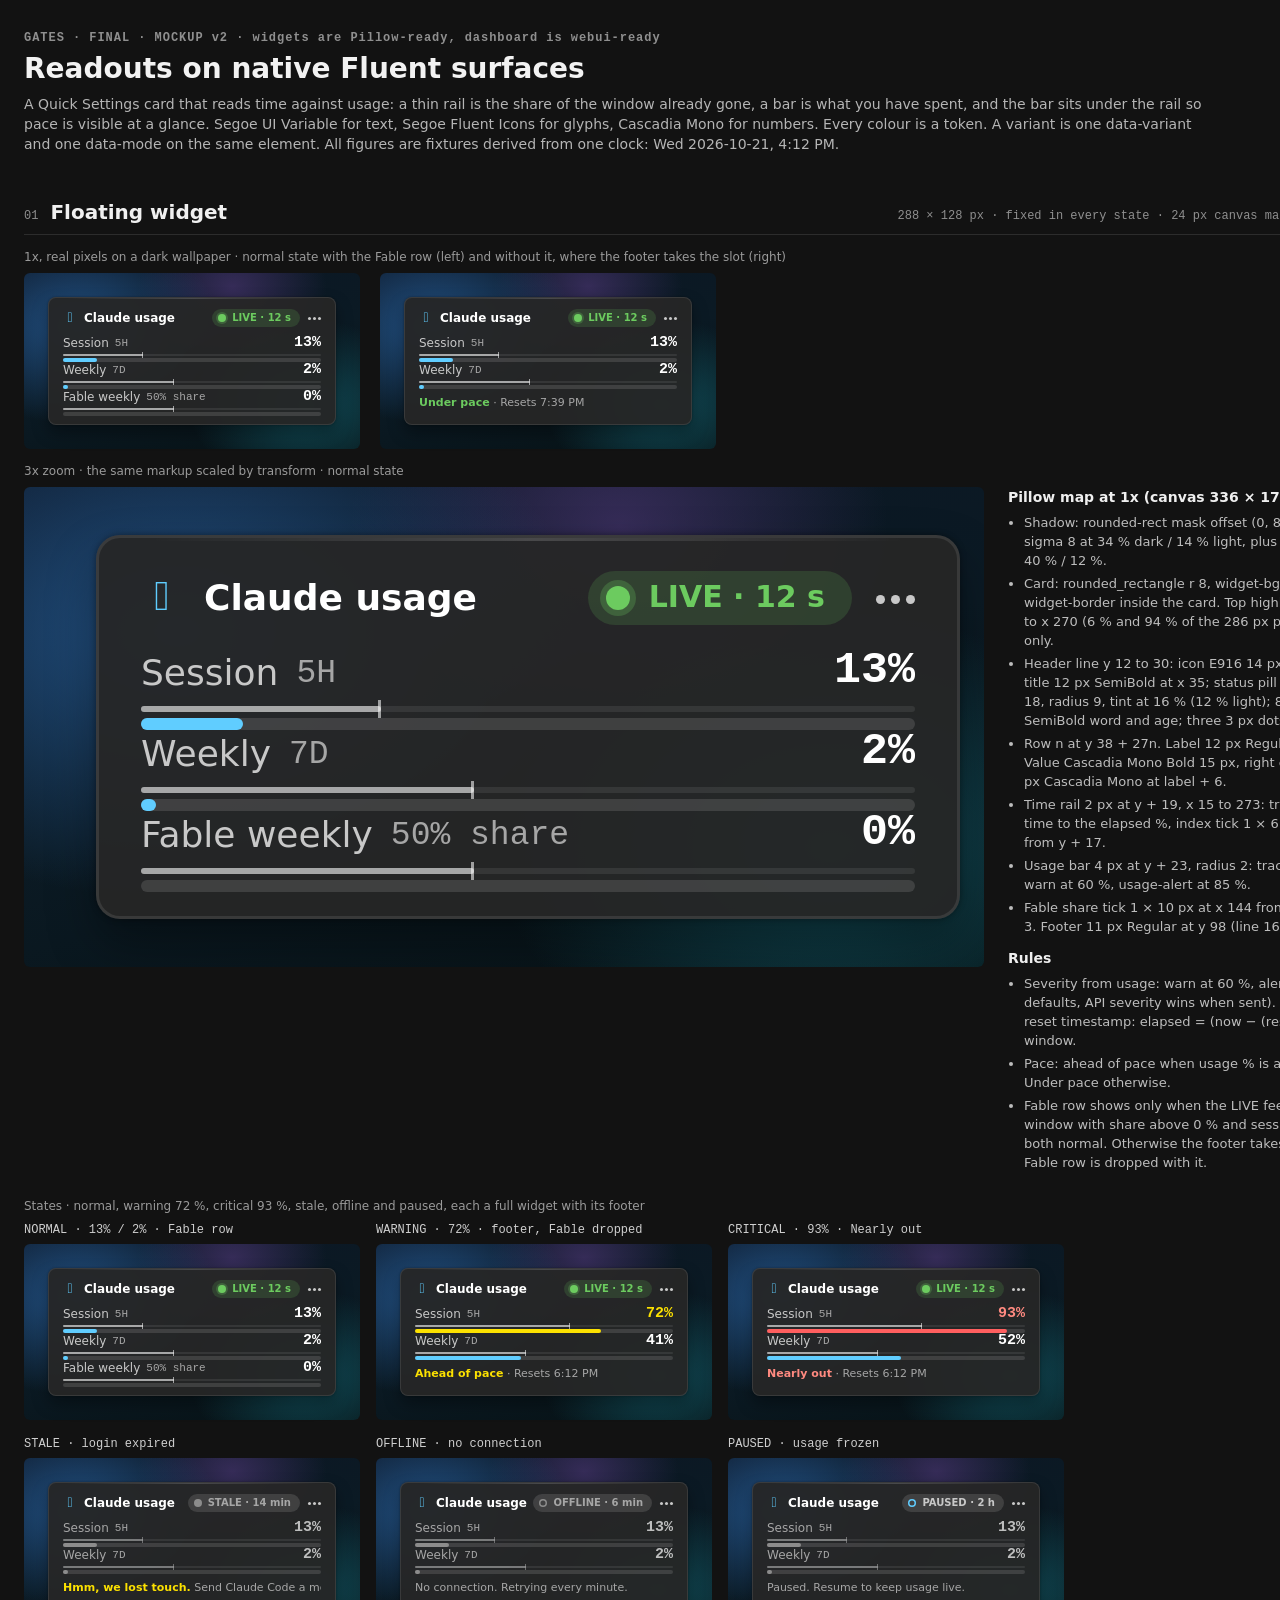
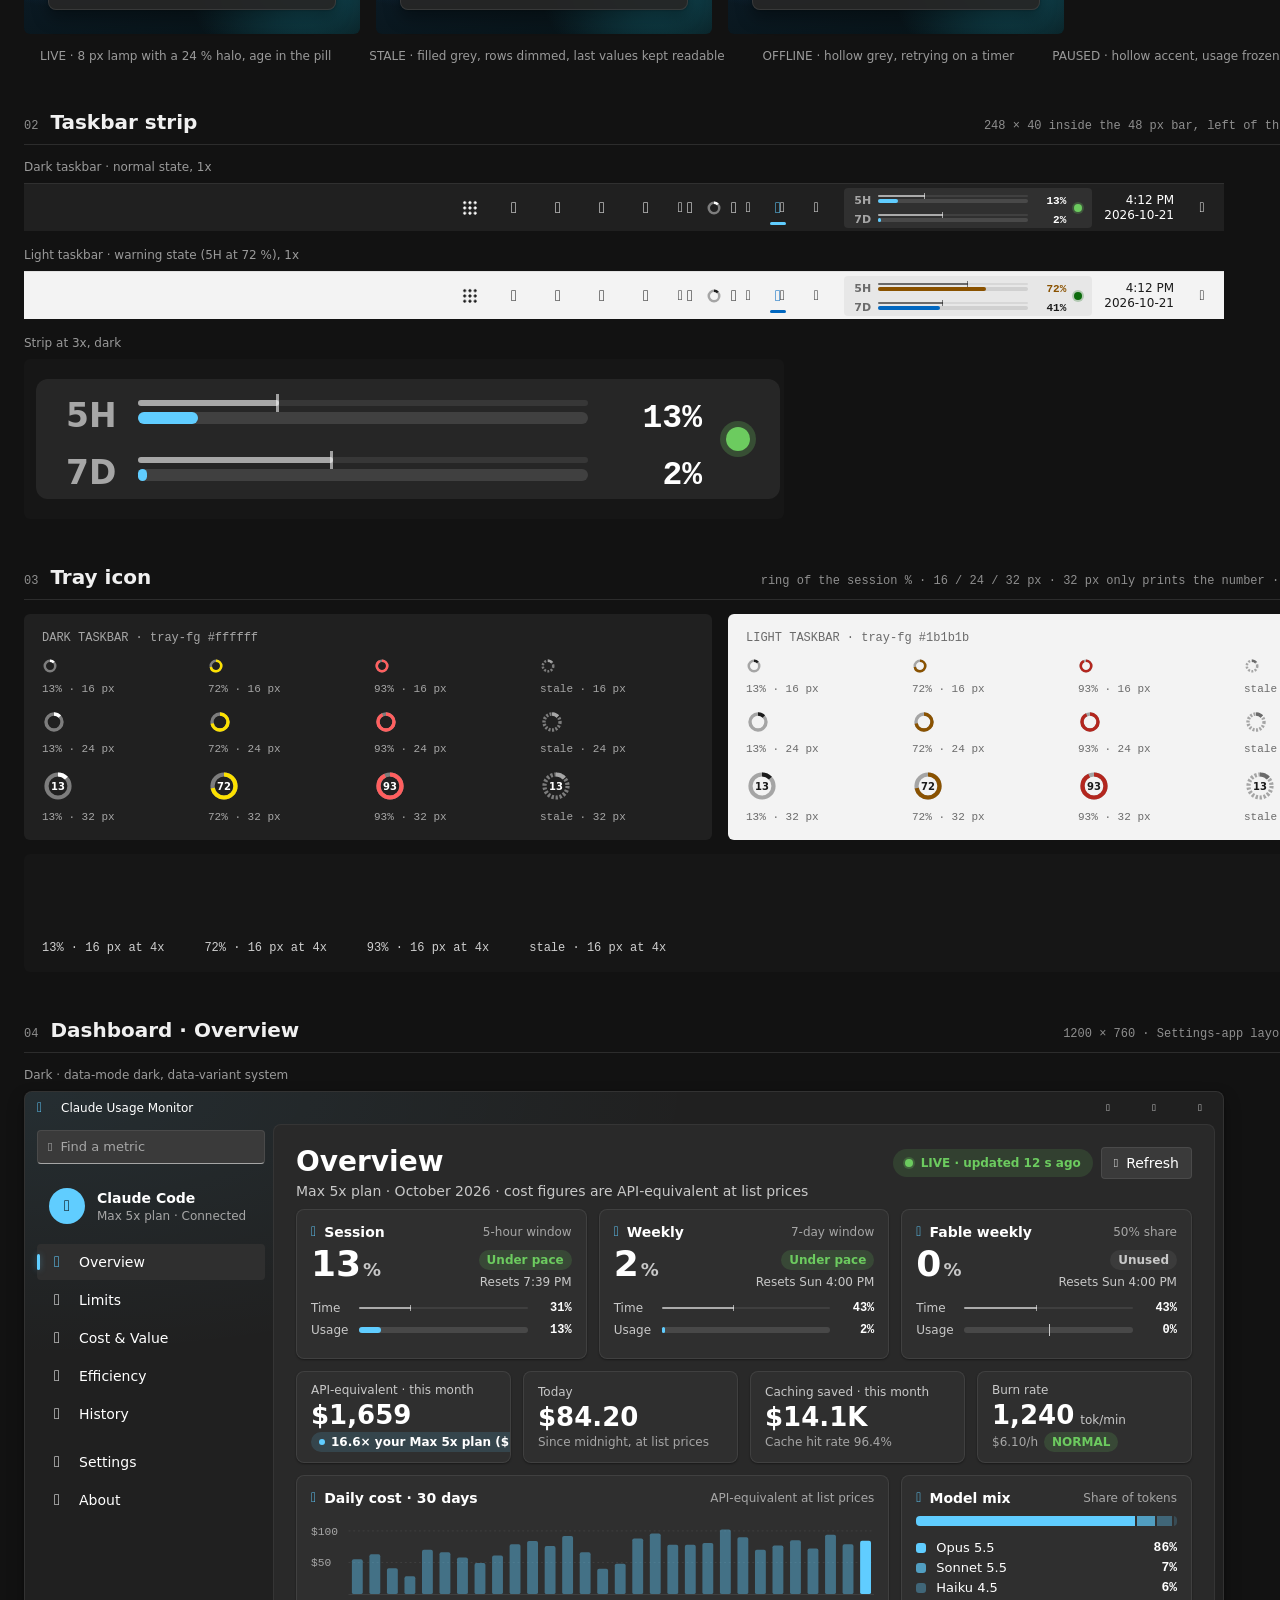
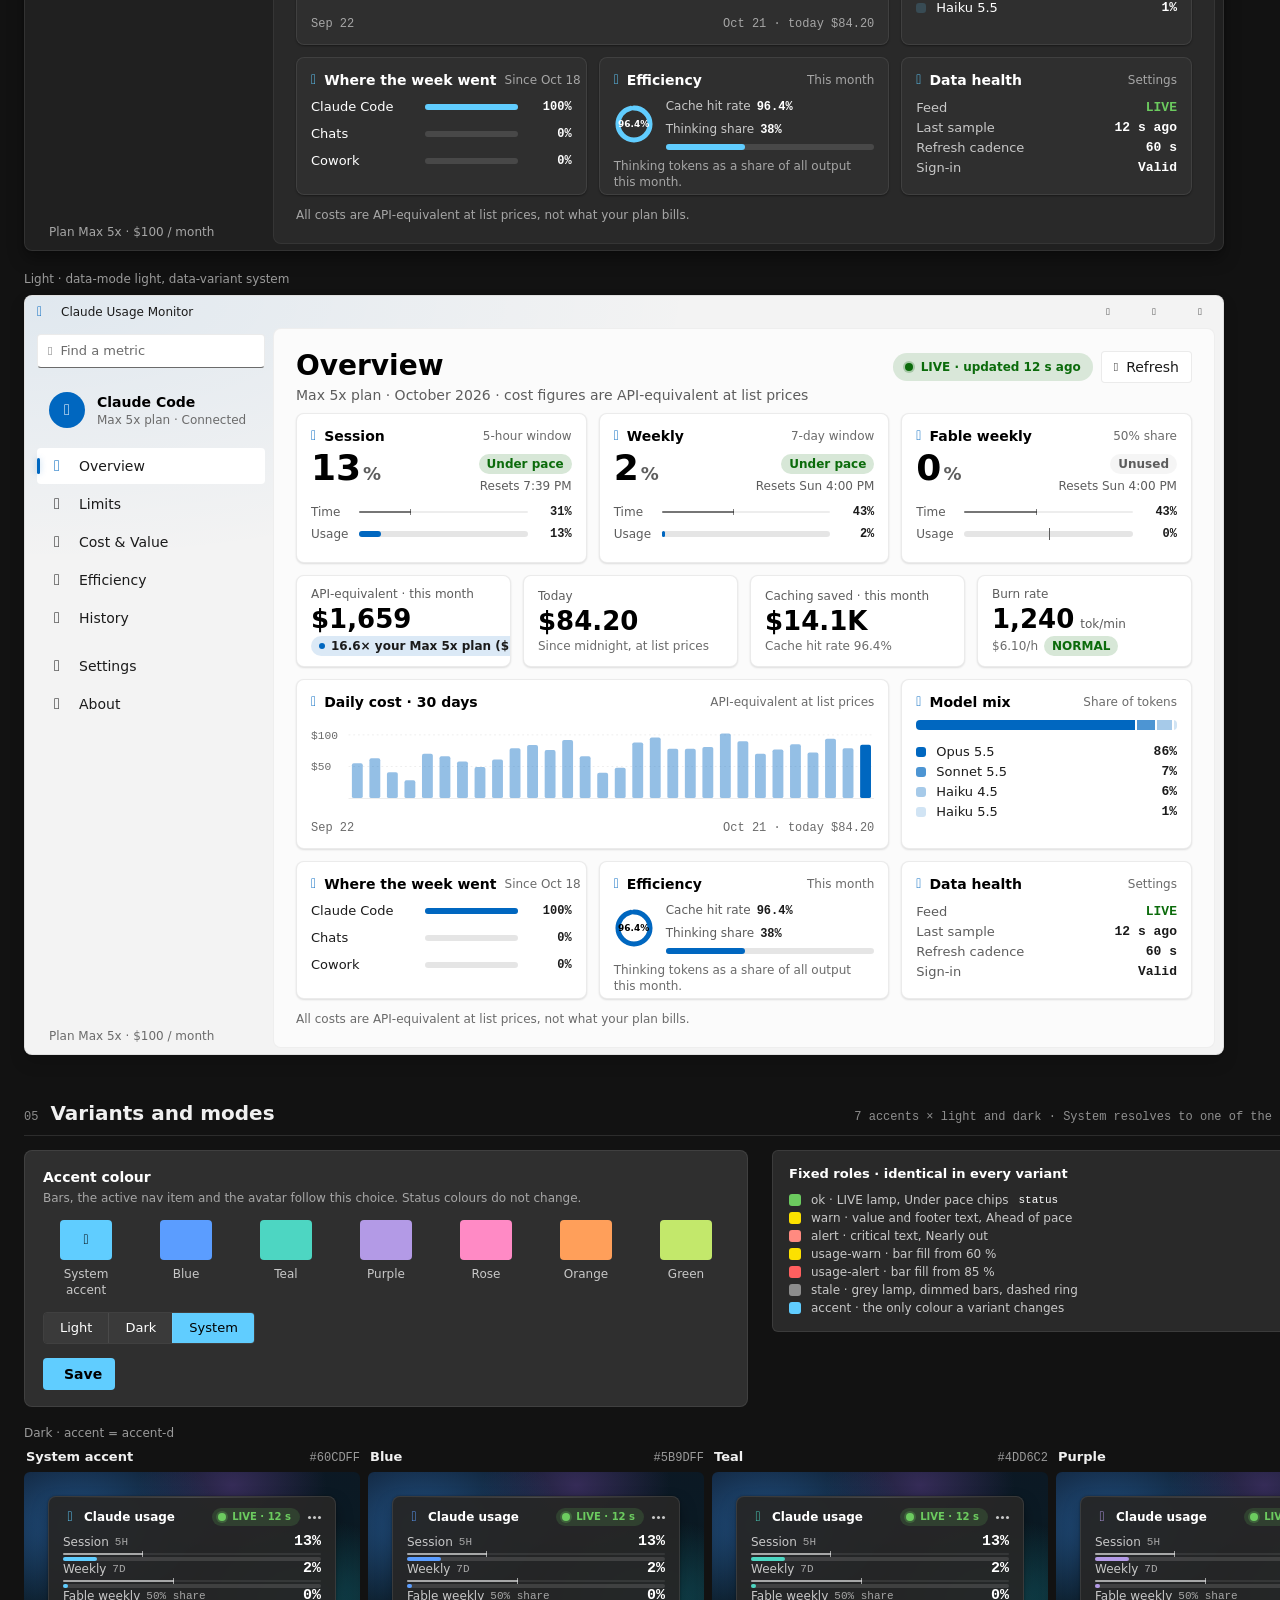
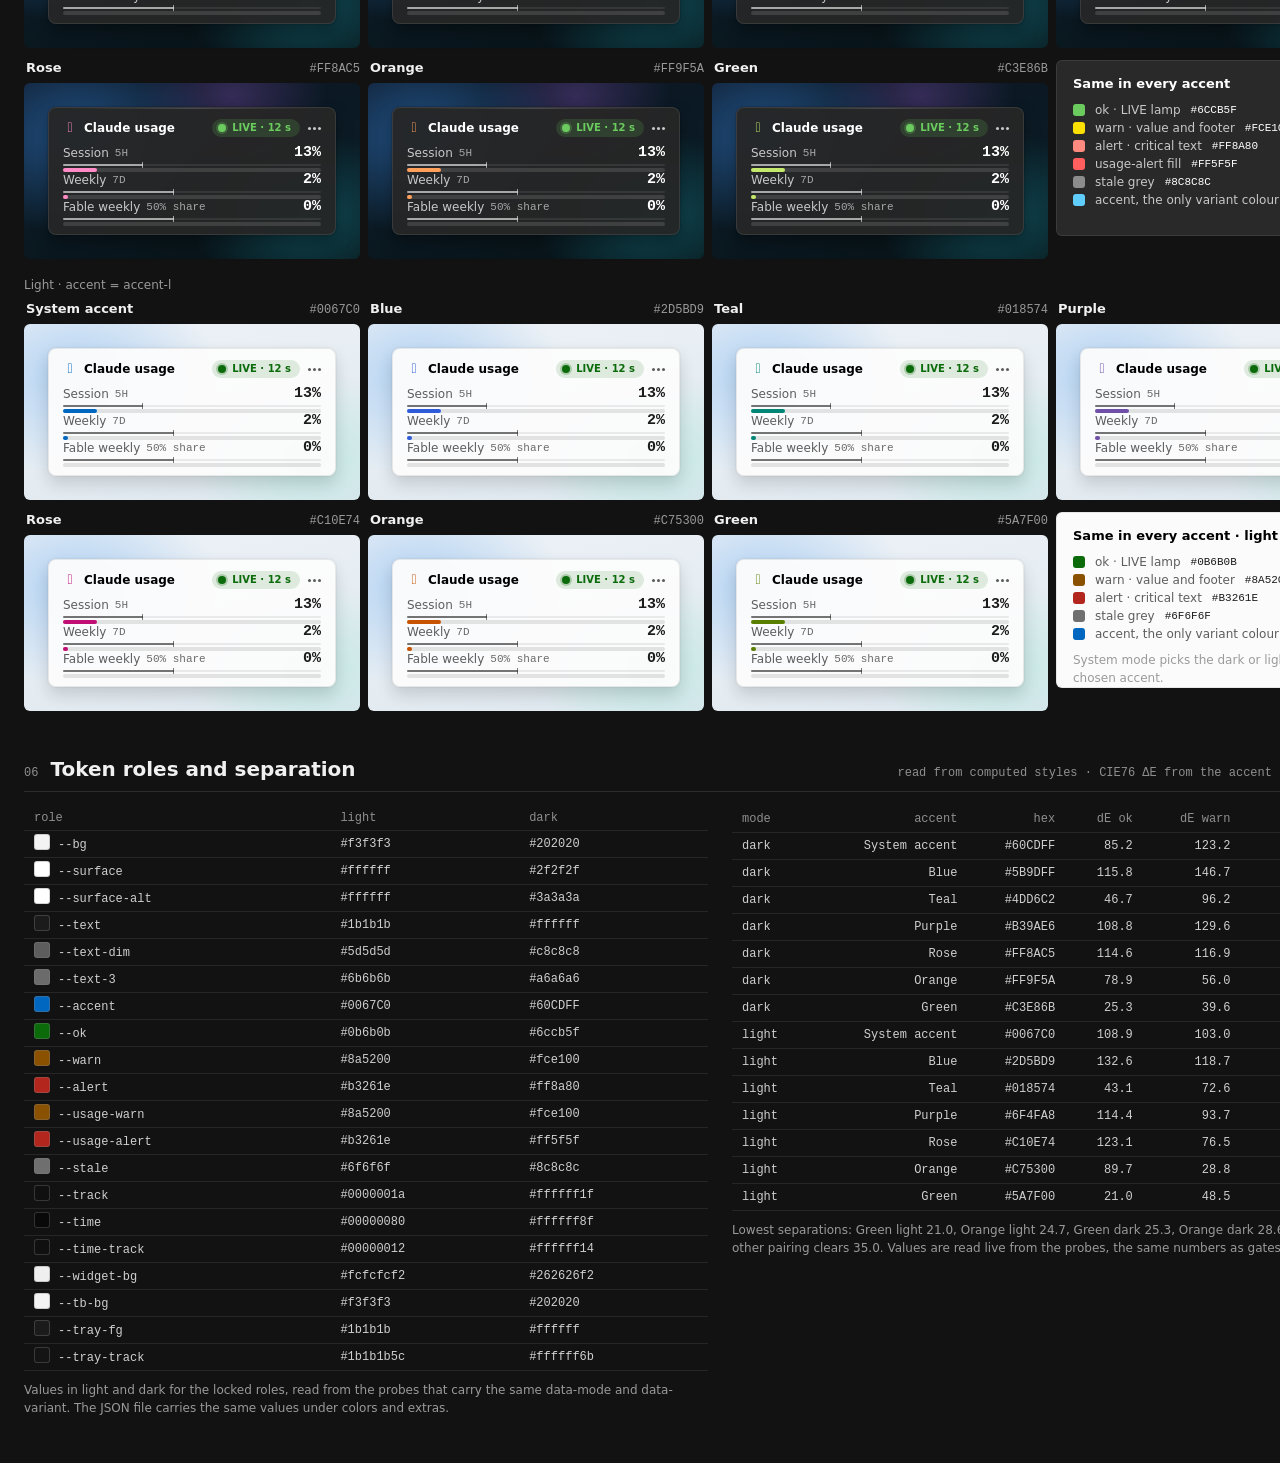
<file: design/mockups/gates/final.html>
<!doctype html>
<html lang="en">
<head>
<meta charset="utf-8">
<meta name="viewport" content="width=device-width, initial-scale=1">
<title>Gates final mockup</title>
<style>
/* ==========================================================================
   1. TOKENS. Lift sections 1, 2a, 2b, 2c and 2d into the app (webui and the
   Pillow skin read the same values from usage_monitor/themes/gates.json).
   One data-mode and one data-variant sit on the same element.
   Variant = accent pair. Mode = neutrals, status roles and shadows.
   Status roles (ok, warn, alert, usage-warn, usage-alert, stale) are locked
   per mode and do not change with the accent.
   ========================================================================== */
:root {
  --f-text: "Segoe UI Variable Text", "Segoe UI Variable", "Segoe UI", system-ui, sans-serif;
  --f-display: "Segoe UI Variable Display", "Segoe UI Variable", "Segoe UI", system-ui, sans-serif;
  --f-mono: "Cascadia Mono", Consolas, "Courier New", monospace;
  --f-icon: "Segoe Fluent Icons", "Segoe MDL2 Assets";
  --r-card: 8px;
  --r-ctl: 4px;
  --r-pill: 9px;
  --r-bar: 2px;
  --w-w: 288px;
  --w-h: 128px;
}

/* accent pairs: the only colours a variant changes (accent-l = light mode, accent-d = dark mode) */
[data-variant="system"] { --accent-d: #60CDFF; --accent-l: #0067C0; }
[data-variant="blue"]   { --accent-d: #5B9DFF; --accent-l: #2D5BD9; }
[data-variant="teal"]   { --accent-d: #4DD6C2; --accent-l: #018574; }
[data-variant="purple"] { --accent-d: #B39AE6; --accent-l: #6F4FA8; }
[data-variant="rose"]   { --accent-d: #FF8AC5; --accent-l: #C10E74; }
[data-variant="orange"] { --accent-d: #FF9F5A; --accent-l: #C75300; }
[data-variant="green"]  { --accent-d: #C3E86B; --accent-l: #5A7F00; }

[data-mode="dark"] {
  color-scheme: dark;
  --bg: #202020;
  --layer: #292929;
  --surface: #2f2f2f;
  --surface-alt: #3a3a3a;
  --hover: #ffffff0f;
  --widget-bg: #262626f2;
  --widget-border: #ffffff17;
  --border: #ffffff15;
  --border-dim: #ffffff0e;
  --text: #ffffff;
  --text-bright: #ffffff;
  --text-dim: #c8c8c8;
  --text-3: #a6a6a6;
  --ok: #6ccb5f;
  --warn: #fce100;
  --alert: #ff8a80;
  --usage-warn: #fce100;
  --usage-alert: #ff5f5f;
  --stale: #8c8c8c;
  --track: #ffffff1f;
  --time: #ffffff8f;
  --time-track: #ffffff14;
  --hl: #ffffff29;
  --tb-bg: #202020;
  --tb-rule: #ffffff12;
  --tb-hover: #ffffff12;
  --tray-fg: #ffffff;
  --tray-track: #ffffff6b;
  --accent: var(--accent-d);
  --accent-on: #000000;
  --accent-soft: color-mix(in srgb, var(--accent) 14%, transparent);
  --accent-tint: color-mix(in srgb, var(--accent) 8%, transparent);
  --accent-alt: color-mix(in srgb, var(--accent) 70%, var(--surface));
  --glow: color-mix(in srgb, var(--accent) 36%, transparent);
  --lamp-halo: color-mix(in srgb, var(--ok) 24%, transparent);
  --pill-a: 16%;
  --close-hover: #c42b1c;
  --on-close: #ffffff;
  --shadow-main: #00000057;
  --shadow-tight: #00000066;
}

[data-mode="light"] {
  color-scheme: light;
  --bg: #f3f3f3;
  --layer: #fbfbfb;
  --surface: #ffffff;
  --surface-alt: #ffffff;
  --hover: #0000000a;
  --widget-bg: #fcfcfcf2;
  --widget-border: #00000014;
  --border: #00000014;
  --border-dim: #0000000d;
  --text: #1b1b1b;
  --text-bright: #000000;
  --text-dim: #5d5d5d;
  --text-3: #6b6b6b;
  --ok: #0b6b0b;
  --warn: #8a5200;
  --alert: #b3261e;
  --usage-warn: #8a5200;
  --usage-alert: #b3261e;
  --stale: #6f6f6f;
  --track: #0000001a;
  --time: #00000080;
  --time-track: #00000012;
  --hl: #ffffff00;
  --tb-bg: #f3f3f3;
  --tb-rule: #00000012;
  --tb-hover: #0000000d;
  --tray-fg: #1b1b1b;
  --tray-track: #1b1b1b5c;
  --accent: var(--accent-l);
  --accent-on: #ffffff;
  --accent-soft: color-mix(in srgb, var(--accent) 14%, transparent);
  --accent-tint: color-mix(in srgb, var(--accent) 8%, transparent);
  --accent-alt: color-mix(in srgb, var(--accent) 70%, var(--surface));
  --glow: color-mix(in srgb, var(--accent) 28%, transparent);
  --lamp-halo: color-mix(in srgb, var(--ok) 24%, transparent);
  --pill-a: 12%;
  --close-hover: #c42b1c;
  --on-close: #ffffff;
  --shadow-main: #00000024;
  --shadow-tight: #0000001f;
}

/* ==========================================================================
   2a. FLOATING WIDGET. 288 x 128 card, fixed in every state. Rows sit on a
   27 px pitch: label line 16 px, time rail 2 px at +19, usage bar 4 px at
   +23. The third slot holds the Fable row or the footer, never both.
   ========================================================================== */
.surface { color: var(--text); font-family: var(--f-text); }
.lamp { display: inline-block; flex: none; width: 8px; height: 8px; border-radius: 50%;
        background: var(--ok); box-shadow: 0 0 0 2px var(--lamp-halo); }
.lamp.is-stale { background: var(--stale); box-shadow: none; }
.lamp.is-offline { background: transparent; box-shadow: inset 0 0 0 1.5px var(--stale); }
.lamp.is-paused { background: transparent; box-shadow: inset 0 0 0 1.5px var(--accent); }

.gw { --usage: var(--accent); position: relative; overflow: hidden; box-sizing: border-box;
      width: var(--w-w); height: var(--w-h); padding: 11px 14px 8px; border-radius: var(--r-card);
      border: 1px solid var(--widget-border); background: var(--widget-bg);
      box-shadow: 0 8px 16px var(--shadow-main), 0 0 2px var(--shadow-tight);
      color: var(--text); font-family: var(--f-text); }
.gw::before { content: ""; position: absolute; left: 0; right: 0; top: 0; height: 1px;
              background: linear-gradient(90deg, transparent 6%, var(--hl) 50%, transparent 94%); }
.gw-head { position: relative; display: flex; align-items: center; height: 18px; }
.gw-ico { flex: none; width: 14px; margin-right: 7px; font: 400 14px/18px var(--f-icon); color: var(--accent); text-align: center; }
.gw-title { font: 600 12px/18px var(--f-text); color: var(--text-bright); white-space: nowrap; }
.gw-pill { display: inline-flex; align-items: center; gap: 6px; height: 18px; margin-left: auto; padding: 0 9px 0 6px;
           border-radius: var(--r-pill); font: 600 10px/18px var(--f-text); white-space: nowrap;
           color: var(--ok); background: color-mix(in srgb, var(--ok) var(--pill-a), transparent); }
.gw-pill.is-stale, .gw-pill.is-offline, .gw-pill.is-paused { color: var(--text-3); background: var(--track); }
.gw-pill.is-paused { color: var(--text-dim); }
.gw-more { display: flex; align-items: center; gap: 2px; height: 18px; margin-left: 8px; }
.gw-more i { width: 3px; height: 3px; border-radius: 50%; background: var(--text-dim); }

.gw-rows { position: relative; margin-top: 8px; }
.gw-row { position: relative; height: 27px; }
.gw-row.is-warn { --usage: var(--usage-warn); }
.gw-row.is-crit { --usage: var(--usage-alert); }
.gw-line { display: flex; align-items: center; height: 16px; }
.gw-label { font: 400 12px/16px var(--f-text); color: var(--text-dim); white-space: nowrap; }
.gw-tag { margin-left: 6px; font: 400 11px/16px var(--f-mono); color: var(--text-3); white-space: nowrap; }
.gw-value { margin-left: auto; font: 700 15px/16px var(--f-mono); color: var(--text); font-variant-numeric: tabular-nums; }
.gw-row.is-warn .gw-value { color: var(--warn); }
.gw-row.is-crit .gw-value { color: var(--alert); }
/* time rail: the share of the window already gone, index tick at its end */
.gw-rail { position: absolute; left: 0; right: 0; top: 19px; height: 2px; border-radius: 1px; background: var(--time-track); }
.gw-rail i { position: absolute; left: 0; top: 0; bottom: 0; width: var(--t); border-radius: 1px; background: var(--time); }
.gw-rail i::after { content: ""; position: absolute; right: 0; top: -2px; width: 1px; height: 6px; background: var(--time); }
/* usage bar: accent by default, amber and red by severity */
.gw-bar { position: absolute; left: 0; right: 0; top: 23px; height: 4px; border-radius: var(--r-bar); background: var(--track); }
.gw-bar i { position: absolute; left: 0; top: 0; bottom: 0; width: var(--v); border-radius: var(--r-bar); background: var(--usage); }
/* Fable share tick: 1 x 10 px at the midpoint of the track, from track top minus 3 */
.gw-share { position: absolute; left: 50%; top: -3px; width: 1px; height: 10px; background: var(--text-dim); }

.gw-foot { height: 27px; box-sizing: border-box; padding-top: 6px; overflow: hidden; white-space: nowrap;
           font: 400 11px/16px var(--f-text); color: var(--text-3); }
.gw-foot b { font-weight: 600; }
.t-ok { color: var(--ok); }
.t-warn { color: var(--warn); }
.t-alert { color: var(--alert); }

/* stale, offline and paused: last-known values stay readable (values at .7 opacity, >= 4.5:1),
   labels and bars dim, the footer carries the state */
.gw.is-dim .gw-row { --usage: var(--stale); }
.gw.is-dim .gw-label { color: var(--text-3); }
.gw.is-dim .gw-value { opacity: .7; }
.gw.is-dim .gw-rail i { opacity: .6; }

/* ==========================================================================
   2b. TASKBAR STRIP. 248 x 40 inside a 48 px taskbar, left of the clock.
   Rows at y 6 and 25. Each row: rail at row +1 (2 px), bar at row +5 (4 px),
   label and value on a 14 px line. Track is the --track token (not tray-track).
   ========================================================================== */
.tbstrip { position: relative; flex: none; box-sizing: border-box; width: 248px; height: 40px;
           border-radius: var(--r-ctl); background: var(--tb-hover); color: var(--text); font-family: var(--f-text); }
.tbs-row { position: absolute; left: 0; right: 0; height: 14px; }
.tbs-row.is-warn { --usage: var(--usage-warn); }
.tbs-row { --usage: var(--accent); }
.tbs-k { position: absolute; left: 10px; top: 0; width: 18px; font: 600 11px/14px var(--f-text); color: var(--text-3); }
.tbs-time { position: absolute; left: 34px; top: 1px; width: 150px; height: 2px; border-radius: 1px; background: var(--time-track); }
.tbs-time i { position: absolute; left: 0; top: 0; bottom: 0; width: var(--t); border-radius: 1px; background: var(--time); }
.tbs-time i::after { content: ""; position: absolute; right: 0; top: -2px; width: 1px; height: 6px; background: var(--time); }
.tbs-trk { position: absolute; left: 34px; top: 5px; width: 150px; height: 4px; border-radius: var(--r-bar); background: var(--track); }
.tbs-trk i { position: absolute; left: 0; top: 0; bottom: 0; width: var(--v); border-radius: var(--r-bar); background: var(--usage); }
.tbs-v { position: absolute; left: 190px; top: 0; width: 32px; text-align: right; font: 700 11px/14px var(--f-mono); color: var(--text); }
.tbs-row.is-warn .tbs-v { color: var(--warn); }
.tbs-dot { position: absolute; left: 230px; top: 16px; width: 8px; height: 8px; border-radius: 50%; background: var(--ok); box-shadow: 0 0 0 2px var(--lamp-halo); }
.tbstrip.is-dim .tbs-dot { background: var(--stale); box-shadow: none; }
.tbstrip.is-dim .tbs-row { --usage: var(--stale); }

/* ==========================================================================
   2c. TRAY RING. The ring is the session %. Centre radius per size, stroke
   2.5 / 3.4 / 4.2 px at 16 / 24 / 32. Arc starts at 12 o'clock, clockwise.
   Stale = dashed track (16: 6 on, 4.5 off, path units) with a grey arc.
   Only the 32 px size prints the number.
   ========================================================================== */
.ring { display: block; overflow: visible; }
.ring .rk { fill: none; stroke: var(--tray-track); }
.ring .ra { fill: none; stroke: var(--tray-fg); }
.ring.is-warn .ra { stroke: var(--usage-warn); }
.ring.is-crit .ra { stroke: var(--usage-alert); }
.ring.is-stale .ra { stroke: var(--text-3); }
.ring .rg-num { font: 600 10px/1 var(--f-text); fill: var(--tray-fg); }
.ring-slot { display: inline-flex; align-items: center; justify-content: center; line-height: 0; }

/* ==========================================================================
   2d. DASHBOARD. Settings-app layout, 1200 x 760. Mica base with a faint
   accent wash, rounded content layer, 14 px card headings, 12 px minimum text.
   ========================================================================== */
.taskbar { position: relative; overflow: hidden; width: 1200px; height: 48px; box-sizing: border-box;
           background: var(--tb-bg); border-top: 1px solid var(--tb-rule); color: var(--text); font-family: var(--f-text); }
.tb-center { position: absolute; left: 50%; top: 4px; transform: translateX(-50%); display: flex; gap: 4px; }
.tb-btn { position: relative; display: grid; place-items: center; width: 40px; height: 40px; border-radius: var(--r-ctl); }
.tb-btn.is-active::after { content: ""; position: absolute; left: 50%; bottom: 3px; width: 16px; height: 3px; margin-left: -8px;
                           border-radius: 2px; background: var(--accent); }
.tb-g { font: 400 16px/1 var(--f-icon); color: var(--text); }
.tb-g.is-accent { color: var(--accent); }
.tb-ico { display: grid; place-items: center; width: 32px; height: 40px; border-radius: var(--r-ctl); }
.tb-ico .tb-g { font-size: 14px; }
.tb-dots { width: 16px; height: 16px; background: radial-gradient(circle, var(--text) 1.2px, transparent 1.7px) 0 0 / 5.3px 5.3px; }
.tb-tray { position: absolute; right: 6px; top: 4px; height: 40px; display: flex; align-items: center; gap: 2px; }
.tb-clock { display: flex; flex-direction: column; align-items: flex-end; justify-content: center; height: 40px; padding: 0 10px;
            font: 400 12px/15px var(--f-text); color: var(--text); white-space: nowrap; }

.wm-bar { position: relative; display: flex; align-items: center; height: 32px; }
.wm-app { flex: none; width: 14px; margin-left: 12px; font: 400 14px/1 var(--f-icon); color: var(--accent); }
.wm-name { margin-left: 10px; font: 400 12px/32px var(--f-text); color: var(--text); }
.wm-caps { margin-left: auto; display: flex; height: 32px; }
.wm-caps span { display: grid; place-items: center; width: 46px; height: 32px; font: 400 10px/1 var(--f-icon); color: var(--text); }
.wm-caps .is-close:hover { background: var(--close-hover); color: var(--on-close); }

.window { position: relative; overflow: hidden; box-sizing: border-box; width: 1200px; height: 760px;
          border-radius: var(--r-card); border: 1px solid var(--border); background: var(--bg); color: var(--text);
          font-family: var(--f-text); box-shadow: 0 8px 16px var(--shadow-main), 0 0 2px var(--shadow-tight); }
.window::before { content: ""; position: absolute; inset: 0; pointer-events: none;
                  background: radial-gradient(80% 50% at 0% 0%, var(--accent-tint), transparent 70%); }
.window > * { position: relative; }
.wm-body { display: grid; grid-template-columns: 248px 1fr; height: 728px; }

.nav { display: flex; flex-direction: column; gap: 8px; padding: 6px 8px 12px 12px; }
.nav-search { display: flex; align-items: center; gap: 8px; height: 32px; padding: 0 10px; border-radius: var(--r-ctl);
              background: var(--surface-alt); border: 1px solid var(--border); border-bottom-color: var(--text-3);
              font: 400 13px/30px var(--f-text); color: var(--text-3); }
.nav-search i { font: 400 12px/1 var(--f-icon); color: var(--text-dim); }
.nav-profile { display: flex; align-items: center; gap: 12px; height: 60px; margin-top: 4px; padding: 0 12px; border-radius: var(--r-card); }
.avatar { display: grid; place-items: center; flex: none; width: 36px; height: 36px; border-radius: 50%;
          background: var(--accent); color: var(--accent-on); font: 400 16px/1 var(--f-icon); }
.nav-profile b { display: block; font: 600 14px/20px var(--f-text); color: var(--text-bright); }
.nav-profile small { display: block; font: 400 12px/16px var(--f-text); color: var(--text-3); }
.nav-list { display: flex; flex-direction: column; gap: 2px; margin: 0; padding: 0; list-style: none; }
.nav-list li { position: relative; display: flex; align-items: center; gap: 14px; height: 36px; padding: 0 12px;
               border-radius: var(--r-ctl); font: 400 14px/20px var(--f-text); color: var(--text); }
.nav-list li i { width: 16px; text-align: center; font: 400 16px/1 var(--f-icon); color: var(--text); }
.nav-list li.is-current { background: var(--surface); }
.nav-list li.is-current i { color: var(--accent); }
.nav-list li.is-current::before { content: ""; position: absolute; left: 0; top: 10px; width: 3px; height: 16px;
                                  border-radius: 2px; background: var(--accent); box-shadow: 0 0 6px var(--glow); }
.nav-list li.is-sep { margin-top: 10px; }
.nav-foot { margin-top: auto; padding: 0 12px; font: 400 12px/16px var(--f-text); color: var(--text-3); }

.content { position: relative; display: flex; flex-direction: column; margin: 0 8px 8px 0; padding: 20px 22px 14px;
           border-radius: var(--r-card); border: 1px solid var(--border-dim); background: var(--layer); overflow: hidden; }
.page-head { display: flex; align-items: flex-start; justify-content: space-between; gap: 16px; height: 52px; }
.page-head h1 { margin: 0; font: 600 28px/34px var(--f-display); color: var(--text-bright); }
.page-head p { margin: 2px 0 0; font: 400 14px/20px var(--f-text); color: var(--text-dim); }
.head-actions { display: flex; align-items: center; gap: 8px; padding-top: 2px; }
.live { display: inline-flex; align-items: center; gap: 8px; height: 28px; padding: 0 12px; border-radius: 14px;
        font: 600 12px/28px var(--f-text); color: var(--ok); background: color-mix(in srgb, var(--ok) 14%, transparent); }
.live .lamp { width: 8px; height: 8px; }
.btn { display: inline-flex; align-items: center; gap: 8px; height: 32px; padding: 0 12px; border: 1px solid var(--border);
       border-radius: var(--r-ctl); background: var(--surface-alt); color: var(--text); font: 400 14px/20px var(--f-text); }
.btn i { font: 400 12px/1 var(--f-icon); }
.btn.primary { background: var(--accent); border-color: transparent; color: var(--accent-on); font-weight: 600; }

.row { display: grid; gap: 12px; margin-top: 12px; min-height: 0; }
.row-a { grid-template-columns: repeat(3, minmax(0, 1fr)); height: 150px; }
.row-b { grid-template-columns: repeat(4, minmax(0, 1fr)); height: 92px; }
.row-c { grid-template-columns: repeat(3, minmax(0, 1fr)); height: 170px; }
.row-d { grid-template-columns: repeat(3, minmax(0, 1fr)); height: 138px; }
.row-c .span-2 { grid-column: span 2; }

.card { position: relative; box-sizing: border-box; min-width: 0; min-height: 0; overflow: hidden; padding: 12px 14px;
        border-radius: var(--r-card); border: 1px solid var(--border); background: var(--surface); box-shadow: 0 1px 2px var(--shadow-tight); }
.card-h { display: flex; align-items: center; gap: 8px; height: 20px; margin-bottom: 8px; font: 600 14px/20px var(--f-text); color: var(--text-bright); white-space: nowrap; }
.card-h .ico { font: 400 14px/1 var(--f-icon); color: var(--accent); }
.card-h .meta { margin-left: auto; font: 400 12px/16px var(--f-text); color: var(--text-3); }
.chip { display: inline-flex; align-items: center; gap: 6px; height: 20px; padding: 0 8px; border-radius: 10px;
        font: 600 12px/20px var(--f-text); white-space: nowrap; }
.chip.ok { color: var(--ok); background: color-mix(in srgb, var(--ok) 16%, transparent); }
.chip.acc { color: var(--text); background: var(--accent-soft); }
.chip.acc::before { content: ""; width: 6px; height: 6px; border-radius: 50%; background: var(--accent); }
.chip.neu { color: var(--text-dim); background: var(--hover); }
.chip.nrm { color: var(--ok); background: color-mix(in srgb, var(--ok) 16%, transparent); }

.lim-top { display: flex; align-items: flex-end; justify-content: space-between; height: 40px; }
.lim-big { font: 600 36px/40px var(--f-display); color: var(--text-bright); font-variant-numeric: tabular-nums; }
.lim-big small { margin-left: 2px; font: 600 18px/40px var(--f-display); color: var(--text-dim); }
.lim-side { display: flex; flex-direction: column; align-items: flex-end; gap: 4px; }
.lim-reset { font: 400 12px/16px var(--f-text); color: var(--text-dim); white-space: nowrap; }
.lanes { display: grid; gap: 6px; margin-top: 10px; }
.lane { display: grid; grid-template-columns: 40px 1fr 36px; align-items: center; gap: 8px; height: 16px; }
.lane-k { font: 400 12px/16px var(--f-text); color: var(--text-dim); }
.lane-v { font: 700 12px/16px var(--f-mono); color: var(--text); text-align: right; font-variant-numeric: tabular-nums; }
.lane-tr { position: relative; height: 6px; border-radius: 3px; background: var(--track); }
.lane-tr i { position: absolute; left: 0; top: 0; bottom: 0; width: var(--v); border-radius: 3px; background: var(--accent); }
.lane-tr.is-time { height: 2px; border-radius: 1px; background: var(--time-track); }
.lane-tr.is-time i { border-radius: 1px; background: var(--time); }
.lane-tr.is-time i::after { content: ""; position: absolute; right: 0; top: -2px; width: 1px; height: 6px; background: var(--time); }
.lane-tr .share { position: absolute; left: 50%; top: -3px; width: 1px; height: 12px; background: var(--text-dim); }

.tile { display: flex; flex-direction: column; justify-content: center; padding: 10px 14px; }
.tile-k { font: 400 12px/16px var(--f-text); color: var(--text-dim); white-space: nowrap; }
.tile-v { margin-top: 2px; font: 600 26px/30px var(--f-display); color: var(--text-bright); font-variant-numeric: tabular-nums; white-space: nowrap; }
.tile-v small { margin-left: 6px; font: 400 12px/16px var(--f-text); color: var(--text-dim); }
.tile-s { display: flex; align-items: center; gap: 6px; margin-top: 2px; font: 400 12px/16px var(--f-text); color: var(--text-3); white-space: nowrap; }

.chart-svg { display: block; width: 100%; height: 96px; }
.axis { display: flex; justify-content: space-between; margin-top: 4px; font: 400 12px/16px var(--f-mono); color: var(--text-3); }
.mix { display: flex; gap: 2px; height: 10px; margin-top: 2px; border-radius: 4px; overflow: hidden; }
.mix i { display: block; height: 100%; }
.mix i:nth-child(1) { flex: 86 0 0; background: var(--accent); }
.mix i:nth-child(2) { flex: 7 0 0; background: var(--accent-alt); }
.mix i:nth-child(3) { flex: 6 0 0; background: color-mix(in srgb, var(--accent) 35%, var(--surface)); }
.mix i:nth-child(4) { flex: 1 0 0; background: color-mix(in srgb, var(--accent) 18%, var(--surface)); }
.leg { display: grid; grid-template-columns: 10px 1fr auto; align-items: center; gap: 10px; height: 20px; font: 400 13px/20px var(--f-text); color: var(--text); }
.leg i { width: 10px; height: 10px; border-radius: 3px; }
.leg b { font: 600 13px/20px var(--f-mono); color: var(--text); }

.wk { display: flex; flex-direction: column; gap: 9px; margin-top: 2px; }
.wk-row { display: grid; grid-template-columns: 104px 1fr 44px; align-items: center; gap: 10px; font: 400 13px/18px var(--f-text); color: var(--text); }
.wk-row b { font: 600 12px/18px var(--f-mono); text-align: right; color: var(--text); }
.hbar { position: relative; height: 6px; border-radius: 3px; background: var(--track); }
.hbar i { position: absolute; left: 0; top: 0; bottom: 0; width: var(--v); border-radius: 3px; background: var(--accent); }

.eff { display: grid; grid-template-columns: 40px 1fr; align-items: center; gap: 12px; }
.eff-ring { position: relative; width: 40px; height: 40px; }
.eff-ring svg { display: block; width: 40px; height: 40px; transform: rotate(-90deg); }
.eff-ring .rt { fill: none; stroke: var(--track); stroke-width: 5; }
.eff-ring .rv { fill: none; stroke: var(--accent); stroke-width: 5; stroke-linecap: round; }
.eff-ring b { position: absolute; inset: 0; display: grid; place-items: center; font: 600 9px/1 var(--f-text); color: var(--text-bright); }
.eff-k { font: 400 12px/16px var(--f-text); color: var(--text-dim); }
.eff-k b { margin-left: 6px; font: 600 12px/16px var(--f-mono); color: var(--text); }
.eff-note { margin: 8px 0 0; font: 400 12px/16px var(--f-text); color: var(--text-3); }

.kv { display: grid; grid-template-columns: 1fr auto; align-items: center; height: 20px; font: 400 13px/20px var(--f-text); color: var(--text-dim); }
.kv b { font: 600 13px/20px var(--f-mono); color: var(--text); }
.kv b.is-ok { color: var(--ok); }

.page-foot { margin-top: 12px; font: 400 12px/16px var(--f-text); color: var(--text-3); }

.picker { box-sizing: border-box; padding: 16px 18px; border-radius: var(--r-card); border: 1px solid var(--border);
          background: var(--surface); color: var(--text); }
.picker-h b { display: block; font: 600 14px/20px var(--f-text); color: var(--text-bright); }
.picker-h span { font: 400 12px/16px var(--f-text); color: var(--text-3); }
.swatches { display: flex; gap: 14px; margin-top: 14px; }
.sw-cell { display: flex; flex-direction: column; align-items: center; gap: 6px; width: 86px; }
.sw-chip { position: relative; display: grid; place-items: center; width: 52px; height: 40px; border-radius: var(--r-ctl); background: var(--accent); }
.sw-chip.is-on::after { content: "\E73E"; font-family: var(--f-icon); font-size: 14px; color: var(--accent-on); }
.sw-cell small { font: 400 12px/16px var(--f-text); color: var(--text-dim); text-align: center; }
.modes { display: inline-flex; margin-top: 14px; border: 1px solid var(--border); border-radius: var(--r-ctl); overflow: hidden; }
.modes span { height: 30px; padding: 0 16px; font: 400 13px/30px var(--f-text); color: var(--text); background: var(--surface-alt); }
.modes span + span { border-left: 1px solid var(--border); }
.modes span.is-on { background: var(--accent); color: var(--accent-on); }

/* ==========================================================================
   3. MOCK SHEET. Presentation only: board chrome, wallpaper, captions.
   Nothing below this line is app CSS.
   ========================================================================== */
body { margin: 0; background: #121212; }
.sheet { box-sizing: border-box; width: 1440px; margin: 0 auto; padding: 30px 24px 70px; color: #d6d6d6; font-family: "Segoe UI Variable Text", "Segoe UI", system-ui, sans-serif; }
.kicker { margin: 0; font: 600 12px/16px "Cascadia Mono", Consolas, monospace; letter-spacing: .08em; color: #8f8f8f; }
.sheet > header h1 { margin: 6px 0 8px; font: 600 28px/34px "Segoe UI Variable Display", "Segoe UI", system-ui, sans-serif; color: #f2f2f2; }
.lede { margin: 0; max-width: 1180px; font: 400 14px/20px "Segoe UI Variable Text", "Segoe UI", system-ui, sans-serif; color: #b5b5b5; }
.lede code { font: 400 12px/16px "Cascadia Mono", Consolas, monospace; color: #e0e0e0; }
.sec { margin-top: 44px; }
.sec-h { display: flex; align-items: baseline; gap: 12px; padding-bottom: 8px; margin-bottom: 14px; border-bottom: 1px solid #2c2c2c; }
.sec-h b { font: 400 12px/16px "Cascadia Mono", Consolas, monospace; color: #8f8f8f; }
.sec-h h2 { margin: 0; font: 600 20px/28px "Segoe UI Variable Display", "Segoe UI", system-ui, sans-serif; color: #f0f0f0; }
.sec-h span { margin-left: auto; font: 400 12px/16px "Cascadia Mono", Consolas, monospace; color: #8f8f8f; }
.cap { margin: 14px 0 8px; font: 400 12px/16px "Segoe UI Variable Text", "Segoe UI", system-ui, sans-serif; color: #9a9a9a; }
.wall { box-sizing: border-box; border-radius: 6px; }
.wall-dark { background:
  radial-gradient(60% 80% at 16% 30%, rgba(38, 92, 150, .85), rgba(38, 92, 150, 0) 70%),
  radial-gradient(50% 70% at 84% 75%, rgba(20, 96, 110, .75), rgba(20, 96, 110, 0) 70%),
  radial-gradient(40% 60% at 62% 8%, rgba(88, 60, 130, .55), rgba(88, 60, 130, 0) 70%),
  linear-gradient(165deg, #0c1624 0%, #0b1a24 50%, #071215 100%); }
.wall-light { background:
  radial-gradient(60% 80% at 16% 30%, rgba(170, 206, 242, .9), rgba(170, 206, 242, 0) 70%),
  radial-gradient(50% 70% at 84% 75%, rgba(186, 232, 224, .75), rgba(186, 232, 224, 0) 70%),
  linear-gradient(165deg, #eef2f7 0%, #e6edf3 50%, #dde7ee 100%); }
.wall-cell { display: flex; align-items: center; justify-content: center; width: 336px; height: 176px; padding: 24px; }
.row-wall { display: flex; gap: 20px; align-items: flex-start; }
.wall-1x { display: flex; align-items: center; gap: 16px; height: 176px; padding: 0 12px; }
.zoom-row { display: flex; gap: 24px; align-items: flex-start; }
.zoom-box { position: relative; flex: none; width: 960px; height: 480px; overflow: hidden; }
.zoom-inner { position: absolute; left: 0; top: 0; transform-origin: 0 0; transform: translate(72px, 48px) scale(3); }
.spec { flex: 1; min-width: 0; font: 400 13px/19px "Segoe UI Variable Text", "Segoe UI", system-ui, sans-serif; color: #bdbdbd; }
.spec h3 { margin: 0 0 6px; font: 600 14px/20px "Segoe UI Variable Text", "Segoe UI", system-ui, sans-serif; color: #efefef; }
.spec ul { margin: 0 0 12px; padding-left: 16px; }
.spec li { margin-bottom: 4px; }
.spec code { font: 400 12px/16px "Cascadia Mono", Consolas, monospace; color: #e6e6e6; }
.states { display: grid; grid-template-columns: repeat(3, 336px); gap: 16px 16px; }
.states figure { margin: 0; }
.states figcaption { margin: 0 0 6px; font: 400 12px/16px "Cascadia Mono", Consolas, monospace; color: #cfcfcf; }
.key { display: flex; flex-wrap: wrap; gap: 8px 22px; align-items: center; margin-top: 14px; font: 400 12px/16px "Segoe UI Variable Text", "Segoe UI", system-ui, sans-serif; color: #9a9a9a; }
.key span { display: inline-flex; align-items: center; gap: 8px; }
.key .lamp { width: 8px; height: 8px; }
.tb-board { position: relative; }
.mock-taskbar-wrap { position: relative; width: 1200px; }
.tb-zoom-wall { position: relative; width: 760px; height: 160px; overflow: hidden; border-radius: 6px; background: #161616; }
.tb-zoom-inner { position: absolute; left: 0; top: 0; transform-origin: 0 0; transform: translate(12px, 20px) scale(3); }
.tray-board { display: grid; grid-template-columns: 1fr 1fr; gap: 16px; }
.tray-tile { box-sizing: border-box; padding: 16px 18px; border-radius: 6px; background: var(--tb-bg); color: var(--text); font-family: var(--f-text); }
.tray-tile h4 { margin: 0 0 12px; font: 400 12px/16px "Cascadia Mono", Consolas, monospace; color: var(--text-3); }
.tray-grid { display: grid; grid-template-columns: repeat(4, 1fr); gap: 14px 12px; }
.tray-cell { display: flex; flex-direction: column; align-items: flex-start; gap: 8px; font: 400 11px/14px "Cascadia Mono", Consolas, monospace; color: var(--text-3); }
.tray-zoom { display: flex; gap: 40px; align-items: flex-end; margin-top: 14px; padding: 16px 18px; border-radius: 6px; background: #161616; color: #cfcfcf; font: 400 12px/16px "Cascadia Mono", Consolas, monospace; }
.tray-zoom .tz { display: flex; flex-direction: column; gap: 6px; }
.dash-frame { margin-bottom: 8px; }
.variants { display: grid; grid-template-columns: repeat(4, 336px); gap: 12px 8px; }
.vcell { margin: 0; }
.vcell figcaption { display: flex; align-items: baseline; gap: 10px; margin: 0 0 6px 2px; font: 400 12px/16px "Segoe UI Variable Text", "Segoe UI", system-ui, sans-serif; color: #d0d0d0; }
.vcell figcaption b { font-weight: 600; font-size: 13px; color: #f0f0f0; }
.vcell figcaption span { margin-left: auto; font: 400 12px/16px "Cascadia Mono", Consolas, monospace; color: #9a9a9a; }
.legend-cell { box-sizing: border-box; width: 336px; height: 176px; padding: 14px 16px; border-radius: 6px; background: var(--layer); border: 1px solid var(--border); color: var(--text); font-family: var(--f-text); }
.legend-cell h4 { margin: 0 0 8px; font: 600 13px/18px var(--f-text); color: var(--text-bright); }
.legend-cell .sw-row { display: flex; align-items: center; gap: 10px; height: 18px; font: 400 12px/18px var(--f-text); color: var(--text-dim); }
.legend-cell .sw-row i { width: 12px; height: 12px; border-radius: 3px; flex: none; }
.legend-cell .sw-row b { font: 400 11px/18px var(--f-mono); color: var(--text); }
.coll { width: 100%; border-collapse: collapse; font: 400 12px/18px "Cascadia Mono", Consolas, monospace; color: #cfcfcf; }
.coll th, .coll td { padding: 4px 10px; border-bottom: 1px solid #262626; text-align: right; }
.coll th:first-child, .coll td:first-child { text-align: left; }
.coll th { color: #8f8f8f; font-weight: 400; }
.tokens { width: 100%; border-collapse: collapse; font: 400 12px/18px "Cascadia Mono", Consolas, monospace; color: #cfcfcf; }
.tokens th, .tokens td { padding: 3px 10px; border-bottom: 1px solid #262626; text-align: left; }
.tokens th { color: #8f8f8f; font-weight: 400; }
.tokens .sw { display: inline-block; width: 14px; height: 14px; border-radius: 3px; margin-right: 8px; vertical-align: -2px; border: 1px solid rgba(128,128,128,.35); }
.two-col { display: grid; grid-template-columns: 1fr 1fr; gap: 24px; align-items: start; }
.note { margin: 10px 0 0; font: 400 12px/18px "Segoe UI Variable Text", "Segoe UI", system-ui, sans-serif; color: #9a9a9a; }
</style>
</head>
<body>
<main class="sheet">

  <header>
    <p class="kicker">GATES · FINAL · MOCKUP v2 · widgets are Pillow-ready, dashboard is webui-ready</p>
    <h1>Readouts on native Fluent surfaces</h1>
    <p class="lede">A Quick Settings card that reads time against usage: a thin rail is the share of the window already gone, a bar is what you have spent, and the bar sits under the rail so pace is visible at a glance. Segoe UI Variable for text, Segoe Fluent Icons for glyphs, Cascadia Mono for numbers. Every colour is a token. A variant is one data-variant and one data-mode on the same element. All figures are fixtures derived from one clock: Wed 2026-10-21, 4:12 PM.</p>
  </header>

  <!-- ===================================================================== 01 -->
  <section class="sec" id="sec-widget">
    <div class="sec-h"><b>01</b><h2>Floating widget</h2><span>288 × 128 px · fixed in every state · 24 px canvas margin for the shadow</span></div>

    <p class="cap">1x, real pixels on a dark wallpaper · normal state with the Fable row (left) and without it, where the footer takes the slot (right)</p>
    <div class="row-wall">
      <div class="wall wall-dark wall-cell" id="float-1x"></div>
      <div class="wall wall-dark wall-cell" id="float-1x-nofable"></div>
    </div>

    <p class="cap">3x zoom · the same markup scaled by transform · normal state</p>
    <div class="zoom-row">
      <div class="wall wall-dark zoom-box" id="float-zoom"><div class="zoom-inner" id="float-zoom-inner"></div></div>
      <aside class="spec">
        <h3>Pillow map at 1x (canvas 336 × 176, card at 24, 24)</h3>
        <ul>
          <li>Shadow: rounded-rect mask offset (0, 8), GaussianBlur sigma 8 at 34 % dark / 14 % light, plus a tight sigma 1 at 40 % / 12 %.</li>
          <li>Card: rounded_rectangle r 8, widget-bg at 95 %, 1 px widget-border inside the card. Top highlight 1 px from x 18 to x 270 (6 % and 94 % of the 286 px padding box), dark only.</li>
          <li>Header line y 12 to 30: icon E916 14 px at x 15 in accent; title 12 px SemiBold at x 35; status pill right-aligned, height 18, radius 9, tint at 16 % (12 % light); 8 px dot, 10 px SemiBold word and age; three 3 px dots at x 260 to 273.</li>
          <li>Row n at y 38 + 27n. Label 12 px Regular at y + 0 (line 16). Value Cascadia Mono Bold 15 px, right edge x 273. Tag 11 px Cascadia Mono at label + 6.</li>
          <li>Time rail 2 px at y + 19, x 15 to 273: track time-track, fill time to the elapsed %, index tick 1 × 6 px at the fill end, from y + 17.</li>
          <li>Usage bar 4 px at y + 23, radius 2: track, fill accent, usage-warn at 60 %, usage-alert at 85 %.</li>
          <li>Fable share tick 1 × 10 px at x 144 from the bar top minus 3. Footer 11 px Regular at y 98 (line 16).</li>
        </ul>
        <h3>Rules</h3>
        <ul>
          <li>Severity from usage: warn at 60 %, alert at 85 % (app defaults, API severity wins when sent). Rails come from the reset timestamp: elapsed = (now − (reset − window)) / window.</li>
          <li>Pace: ahead of pace when usage % is above elapsed %. Under pace otherwise.</li>
          <li>Fable row shows only when the LIVE feed reports a Fable window with share above 0 % and session and weekly are both normal. Otherwise the footer takes the slot and the Fable row is dropped with it.</li>
        </ul>
      </aside>
    </div>

    <p class="cap">States · normal, warning 72 %, critical 93 %, stale, offline and paused, each a full widget with its footer</p>
    <div class="states" id="states-grid"></div>
    <div class="key">
      <span><i class="lamp"></i>LIVE · 8 px lamp with a 24 % halo, age in the pill</span>
      <span><i class="lamp is-stale"></i>STALE · filled grey, rows dimmed, last values kept readable</span>
      <span><i class="lamp is-offline"></i>OFFLINE · hollow grey, retrying on a timer</span>
      <span><i class="lamp is-paused"></i>PAUSED · hollow accent, usage frozen</span>
    </div>
  </section>

  <!-- ===================================================================== 02 -->
  <section class="sec" id="sec-taskbar">
    <div class="sec-h"><b>02</b><h2>Taskbar strip</h2><span>248 × 40 inside the 48 px bar, left of the clock · 5H and 7D</span></div>

    <p class="cap">Dark taskbar · normal state, 1x</p>
    <div class="taskbar surface" id="tb-dark" data-mode="dark" data-variant="system"></div>

    <p class="cap" style="margin-top:16px">Light taskbar · warning state (5H at 72 %), 1x</p>
    <div class="taskbar surface" id="tb-light" data-mode="light" data-variant="system"></div>

    <p class="cap" style="margin-top:16px">Strip at 3x, dark</p>
    <div class="tb-zoom-wall"><div class="tb-zoom-inner" id="strip-zoom"></div></div>
  </section>

  <!-- ===================================================================== 03 -->
  <section class="sec" id="sec-tray">
    <div class="sec-h"><b>03</b><h2>Tray icon</h2><span>ring of the session % · 16 / 24 / 32 px · 32 px only prints the number · dashed stale track</span></div>
    <div class="tray-board">
      <div class="tray-tile surface" data-mode="dark" data-variant="system" id="tray-dark"><h4>DARK TASKBAR · tray-fg #ffffff</h4></div>
      <div class="tray-tile surface" data-mode="light" data-variant="system" id="tray-light"><h4>LIGHT TASKBAR · tray-fg #1b1b1b</h4></div>
    </div>
    <div class="tray-zoom" id="tray-4x"></div>
  </section>

  <!-- ===================================================================== 04 -->
  <section class="sec" id="sec-dash">
    <div class="sec-h"><b>04</b><h2>Dashboard · Overview</h2><span>1200 × 760 · Settings-app layout · light and dark</span></div>
    <p class="cap">Dark · data-mode dark, data-variant system</p>
    <div class="window dash-frame surface" id="dash-dark" data-mode="dark" data-variant="system"></div>
    <p class="cap" style="margin-top:20px">Light · data-mode light, data-variant system</p>
    <div class="window dash-frame surface" id="dash-light" data-mode="light" data-variant="system"></div>
  </section>

  <!-- ===================================================================== 05 -->
  <section class="sec" id="sec-variants">
    <div class="sec-h"><b>05</b><h2>Variants and modes</h2><span>7 accents × light and dark · System resolves to one of the two rows at runtime</span></div>

    <div class="two-col">
      <div class="picker surface" data-mode="dark" data-variant="system">
        <div class="picker-h"><b>Accent colour</b><span>Bars, the active nav item and the avatar follow this choice. Status colours do not change.</span></div>
        <div class="swatches" id="swatches"></div>
        <div class="modes"><span>Light</span><span>Dark</span><span class="is-on">System</span></div>
        <div style="margin-top:14px"><button class="btn primary"><i></i>Save</button></div>
      </div>
      <div class="legend-cell" data-mode="dark" data-variant="system" style="width:auto;height:auto">
        <h4>Fixed roles · identical in every variant</h4>
        <div class="sw-row"><i style="background:var(--ok)"></i>ok · LIVE lamp, Under pace chips <b>status</b></div>
        <div class="sw-row"><i style="background:var(--warn)"></i>warn · value and footer text, Ahead of pace</div>
        <div class="sw-row"><i style="background:var(--alert)"></i>alert · critical text, Nearly out</div>
        <div class="sw-row"><i style="background:var(--usage-warn)"></i>usage-warn · bar fill from 60 %</div>
        <div class="sw-row"><i style="background:var(--usage-alert)"></i>usage-alert · bar fill from 85 %</div>
        <div class="sw-row"><i style="background:var(--stale)"></i>stale · grey lamp, dimmed bars, dashed ring</div>
        <div class="sw-row"><i style="background:var(--accent)"></i>accent · the only colour a variant changes</div>
      </div>
    </div>

    <p class="cap" style="margin-top:18px">Dark · accent = accent-d</p>
    <div class="variants" id="variants-dark"></div>
    <p class="cap" style="margin-top:18px">Light · accent = accent-l</p>
    <div class="variants" id="variants-light"></div>
  </section>

  <!-- ===================================================================== 06 -->
  <section class="sec" id="sec-tokens">
    <div class="sec-h"><b>06</b><h2>Token roles and separation</h2><span>read from computed styles · CIE76 ΔE from the accent to each status role</span></div>
    <div class="two-col">
      <div>
        <table class="tokens" id="tokens"></table>
        <p class="note">Values in light and dark for the locked roles, read from the probes that carry the same data-mode and data-variant. The JSON file carries the same values under colors and extras.</p>
      </div>
      <div>
        <table class="coll" id="coll"></table>
        <p class="note">Lowest separations: Green light 21.0, Orange light 24.7, Green dark 25.3, Orange dark 28.6 (threshold 20). Every other pairing clears 35.0. Values are read live from the probes, the same numbers as gates.json.</p>
      </div>
    </div>
  </section>

</main>

<script>
(() => {
  /* ==========================================================================
     Fixtures. One clock, one set of reset timestamps. Rails are derived from
     the reset time, not typed in.
     ========================================================================== */
  const NOW = new Date('2026-10-21T16:12:00');
  const HOUR = 3600e3;
  const WIN = { session: 5 * HOUR, weekly: 168 * HOUR };
  const RESET = {
    sessionNormal: '2026-10-21T19:39:00',   // window started 14:39, 31 % gone
    sessionWarn: '2026-10-21T18:12:00',     // window started 13:12, 60 % gone
    weekly: '2026-10-25T16:00:00',          // window started Sun 10-18 16:00, 43 % gone
  };
  const elapsed = (resetIso, span) => {
    const start = new Date(resetIso).getTime() - span;
    return Math.round(Math.min(100, Math.max(0, (NOW.getTime() - start) / span * 100)));
  };
  const fmtTime = (iso) => {
    const d = new Date(iso);
    const h = d.getHours();
    const hh = ((h + 11) % 12) + 1;
    return hh + ':' + String(d.getMinutes()).padStart(2, '0') + ' ' + (h < 12 ? 'AM' : 'PM');
  };
  const sev = (u) => (u >= 85 ? 'crit' : u >= 60 ? 'warn' : 'normal');

  const FIX = {
    normal:  { status: 'LIVE',    age: '12 s',   sess: { used: 13, reset: RESET.sessionNormal }, week: { used: 2,  reset: RESET.weekly }, fable: { used: 0, share: 50 } },
    noFable: { status: 'LIVE',    age: '12 s',   sess: { used: 13, reset: RESET.sessionNormal }, week: { used: 2,  reset: RESET.weekly }, fable: null },
    warn:    { status: 'LIVE',    age: '12 s',   sess: { used: 72, reset: RESET.sessionWarn },   week: { used: 41, reset: RESET.weekly }, fable: null },
    crit:    { status: 'LIVE',    age: '12 s',   sess: { used: 93, reset: RESET.sessionWarn },   week: { used: 52, reset: RESET.weekly }, fable: null },
    stale:   { status: 'STALE',   age: '14 min', sess: { used: 13, reset: RESET.sessionNormal }, week: { used: 2,  reset: RESET.weekly }, fable: null },
    offline: { status: 'OFFLINE', age: '6 min',  sess: { used: 13, reset: RESET.sessionNormal }, week: { used: 2,  reset: RESET.weekly }, fable: null },
    paused:  { status: 'PAUSED',  age: '2 h',    sess: { used: 13, reset: RESET.sessionNormal }, week: { used: 2,  reset: RESET.weekly }, fable: null },
  };

  const rowHTML = (label, tag, used, el, sv, extra) =>
    '<div class="gw-row' + (sv === 'warn' ? ' is-warn' : sv === 'crit' ? ' is-crit' : '') + '">' +
      '<div class="gw-line"><span class="gw-label">' + label + '</span><span class="gw-tag">' + tag + '</span>' +
      '<span class="gw-value">' + used + '%</span></div>' +
      '<div class="gw-rail"><i style="--t:' + el + '%"></i></div>' +
      '<div class="gw-bar"><i style="--v:' + used + '%"></i>' + (extra || '') + '</div>' +
    '</div>';

  function footerHTML(st, sEl) {
    if (st.status === 'STALE') return '<b class="t-warn">Hmm, we lost touch.</b> Send Claude Code a message.';
    if (st.status === 'OFFLINE') return 'No connection. Retrying every minute.';
    if (st.status === 'PAUSED') return 'Paused. Resume to keep usage live.';
    const when = fmtTime(st.sess.reset);
    if (sev(st.sess.used) === 'crit') return '<b class="t-alert">Nearly out</b> · Resets ' + when;
    return st.sess.used > sEl
      ? '<b class="t-warn">Ahead of pace</b> · Resets ' + when
      : '<b class="t-ok">Under pace</b> · Resets ' + when;
  }

  function widgetHTML(name, mode, variant) {
    const st = FIX[name];
    const sEl = elapsed(st.sess.reset, WIN.session);
    const wEl = elapsed(st.week.reset, WIN.weekly);
    const sSev = sev(st.sess.used), wSev = sev(st.week.used);
    const footerShown = st.status !== 'LIVE' || sSev !== 'normal' || wSev !== 'normal' || !st.fable || st.fable.share <= 0;
    const lampCls = st.status === 'LIVE' ? '' : ' is-' + st.status.toLowerCase();
    const pill = '<span class="gw-pill is-' + st.status.toLowerCase() + '"><i class="lamp' + lampCls + '"></i>' + st.status + ' · ' + st.age + '</span>';
    const third = footerShown
      ? '<div class="gw-foot">' + footerHTML(st, sEl) + '</div>'
      : rowHTML('Fable weekly', '50% share', st.fable.used, wEl, 'normal', '<i class="gw-share"></i>');
    return '<div class="gw surface' + (st.status === 'LIVE' ? '' : ' is-dim') + '" data-mode="' + mode + '" data-variant="' + variant + '">' +
      '<div class="gw-head"><i class="gw-ico">&#xE916;</i><span class="gw-title">Claude usage</span>' + pill +
      '<span class="gw-more"><i></i><i></i><i></i></span></div>' +
      '<div class="gw-rows">' +
        rowHTML('Session', '5H', st.sess.used, sEl, sSev) +
        rowHTML('Weekly', '7D', st.week.used, wEl, wSev) +
        third +
      '</div></div>';
  }

  function stripHTML(mode, variant, name) {
    const st = FIX[name];
    const sEl = elapsed(st.sess.reset, WIN.session), wEl = elapsed(st.week.reset, WIN.weekly);
    const row = (k, top, used, el, sv) =>
      '<div class="tbs-row' + (sv === 'warn' ? ' is-warn' : '') + '" style="top:' + top + 'px">' +
        '<span class="tbs-k">' + k + '</span>' +
        '<div class="tbs-time"><i style="--t:' + el + '%"></i></div>' +
        '<div class="tbs-trk"><i style="--v:' + used + '%"></i></div>' +
        '<span class="tbs-v">' + used + '%</span></div>';
    return '<div class="tbstrip surface" data-mode="' + mode + '" data-variant="' + variant + '">' +
      row('5H', 6, st.sess.used, sEl, sev(st.sess.used)) + row('7D', 25, st.week.used, wEl, sev(st.week.used)) +
      '<span class="tbs-dot"></span></div>';
  }

  const RING = {
    16: { vb: 16, r: 5.25, sw: 2.5, dash: '6 4.5' },
    24: { vb: 24, r: 8, sw: 3.4, dash: '4 3' },
    32: { vb: 32, r: 11.5, sw: 4.2, dash: '3.2 2.4' },
  };
  function ringHTML(size, pct, opt) {
    const c = RING[size], m = c.vb / 2;
    const o = opt || {};
    const cls = 'ring ring-' + size + (o.stale ? ' is-stale' : '') + (o.sev ? ' is-' + o.sev : '');
    const trackDash = o.stale ? ' stroke-dasharray="' + c.dash + '"' : '';
    const num = size === 32 ? '<text class="rg-num" x="' + m + '" y="' + (m + 3.6) + '" text-anchor="middle">' + pct + '</text>' : '';
    return '<svg class="' + cls + '" width="' + size + '" height="' + size + '" viewBox="0 0 ' + c.vb + ' ' + c.vb + '" aria-hidden="true">' +
      '<circle class="rk" cx="' + m + '" cy="' + m + '" r="' + c.r + '" stroke-width="' + c.sw + '" pathLength="100"' + trackDash + '/>' +
      '<circle class="ra" cx="' + m + '" cy="' + m + '" r="' + c.r + '" stroke-width="' + c.sw + '" pathLength="100" stroke-dasharray="' + pct + ' ' + (100 - pct) + '" transform="rotate(-90 ' + m + ' ' + m + ')"/>' +
      num + '</svg>';
  }

  /* ---------- fill the widget, taskbar, tray and dashboard surfaces ---------- */
  const q = (id) => document.getElementById(id);

  q('float-1x').innerHTML = widgetHTML('normal', 'dark', 'system');
  q('float-1x-nofable').innerHTML = widgetHTML('noFable', 'dark', 'system');
  q('float-zoom-inner').innerHTML = widgetHTML('normal', 'dark', 'system');

  q('states-grid').innerHTML = ['normal', 'warn', 'crit', 'stale', 'offline', 'paused'].map((n) => {
    const cap = { normal: 'NORMAL · 13% / 2% · Fable row', warn: 'WARNING · 72% · footer, Fable dropped', crit: 'CRITICAL · 93% · Nearly out', stale: 'STALE · login expired', offline: 'OFFLINE · no connection', paused: 'PAUSED · usage frozen' }[n];
    const map = { normal: 'normal', warn: 'warn', crit: 'crit', stale: 'stale', offline: 'offline', paused: 'paused' }[n];
    return '<figure><figcaption>' + cap + '</figcaption><div class="wall wall-dark wall-cell">' + widgetHTML(map, 'dark', 'system') + '</div></figure>';
  }).join('');

  const tbFrame = (mode, variant, stripName) =>
    '<div class="tb-center">' +
      '<span class="tb-btn"><i class="tb-dots"></i></span>' +
      '<span class="tb-btn"><i class="tb-g">&#xE721;</i></span>' +
      '<span class="tb-btn"><i class="tb-g">&#xE7C4;</i></span>' +
      '<span class="tb-btn"><i class="tb-g">&#xE8B7;</i></span>' +
      '<span class="tb-btn"><i class="tb-g">&#xE774;</i></span>' +
      '<span class="tb-btn"><i class="tb-g">&#xE787;</i></span>' +
      '<span class="tb-btn"><i class="tb-g">&#xE715;</i></span>' +
      '<span class="tb-btn is-active"><i class="tb-g is-accent">&#xE916;</i></span>' +
    '</div>' +
    '<div class="tb-tray">' +
      '<span class="tb-ico"><i class="tb-g">&#xE70E;</i></span>' +
      '<span class="tb-ico">' + ringHTML(16, 13) + '</span>' +
      '<span class="tb-ico"><i class="tb-g">&#xE701;</i></span>' +
      '<span class="tb-ico"><i class="tb-g">&#xE767;</i></span>' +
      '<span class="tb-ico"><i class="tb-g">&#xE83F;</i></span>' +
      '<span style="width:8px"></span>' +
      stripHTML(mode, variant, stripName) +
      '<div class="tb-clock"><span>4:12 PM</span><span>2026-10-21</span></div>' +
      '<span class="tb-ico"><i class="tb-g">&#xE7E7;</i></span>' +
    '</div>';
  q('tb-dark').innerHTML = tbFrame('dark', 'system', 'normal');
  q('tb-light').innerHTML = tbFrame('light', 'system', 'warn');
  q('strip-zoom').innerHTML = stripHTML('dark', 'system', 'normal');

  // tray tiles
  const trayStates = [
    { pct: 13, opt: {} },
    { pct: 72, opt: { sev: 'warn' } },
    { pct: 93, opt: { sev: 'crit' } },
    { pct: 13, opt: { stale: true } },
  ];
  const trayRows = (size) => trayStates.map((s, i) => {
    const label = (s.opt.stale ? 'stale' : s.pct + '%') + ' · ' + size + ' px';
    return '<div class="tray-cell">' + ringHTML(size, s.pct, s.opt) + '<span>' + label + '</span></div>';
  }).join('');
  ['tray-dark', 'tray-light'].forEach((id) => {
    const el = q(id);
    el.insertAdjacentHTML('beforeend',
      '<div class="tray-grid">' + trayRows(16) + '</div>' +
      '<div class="tray-grid" style="margin-top:14px">' + trayRows(24) + '</div>' +
      '<div class="tray-grid" style="margin-top:14px">' + trayRows(32) + '</div>');
  });
  // 4x geometry check (vector scale): each 16 px state drawn at 4x inside a 64 px box
  q('tray-4x').innerHTML = trayStates.map((s) =>
    '<div class="tz"><div style="width:64px;height:64px;overflow:visible">' +
      '<div style="width:16px;height:16px;transform:scale(4);transform-origin:0 0">' + ringHTML(16, s.pct, s.opt) + '</div></div>' +
      '<span>' + (s.opt.stale ? 'stale' : s.pct + '%') + ' · 16 px at 4x</span></div>').join('');

  /* ---------- dashboard ---------- */
  const DAILY = [55, 63, 41, 28, 70, 66, 58, 49, 61, 79, 84, 76, 92, 66, 40, 48, 88, 96, 78, 78, 81, 102, 90, 70, 77, 85, 72, 94, 79, 84.2];
  function barsSVG(vals) {
    const W = 600, H = 96, base = 80, top = 6, max = 110, padL = 40;
    const k = (base - top) / max;
    const slot = (W - padL) / vals.length, bw = slot * 0.62;
    let s = '<svg class="chart-svg" viewBox="0 0 ' + W + ' ' + H + '" preserveAspectRatio="xMidYMid meet" aria-hidden="true">';
    [100, 50].forEach((v) => {
      const y = base - v * k;
      s += '<line x1="' + padL + '" x2="' + W + '" y1="' + y + '" y2="' + y + '" style="stroke:var(--border);stroke-dasharray:2 3" stroke-width="1"/>';
      s += '<text x="0" y="' + (y + 4) + '" style="font:400 12px/16px var(--f-mono);fill:var(--text-3)">$' + v + '</text>';
    });
    s += '<line x1="' + padL + '" x2="' + W + '" y1="' + (base + .5) + '" y2="' + (base + .5) + '" style="stroke:var(--border)" stroke-width="1"/>';
    vals.forEach((v, i) => {
      const h = v * k, x = padL + i * slot + (slot - bw) / 2, last = i === vals.length - 1;
      s += '<rect x="' + x.toFixed(2) + '" y="' + (base - h).toFixed(2) + '" width="' + bw.toFixed(2) + '" height="' + h.toFixed(2) + '" rx="2" style="fill:var(--accent);fill-opacity:' + (last ? 1 : 0.42) + '"/>';
    });
    return s + '</svg>';
  }

  const limCard = (icon, title, meta, pctUsed, unitCls, chip, resetTxt, tEl, share) =>
    '<article class="card">' +
      '<header class="card-h"><i class="ico">' + icon + '</i>' + title + '<span class="meta">' + meta + '</span></header>' +
      '<div class="lim-top"><div class="lim-big">' + pctUsed + '<small>%</small></div>' +
        '<div class="lim-side">' + chip + '<span class="lim-reset">' + resetTxt + '</span></div></div>' +
      '<div class="lanes">' +
        '<div class="lane"><span class="lane-k">Time</span><div class="lane-tr is-time"><i style="--v:' + tEl + '%"></i></div><span class="lane-v">' + tEl + '%</span></div>' +
        '<div class="lane"><span class="lane-k">Usage</span><div class="lane-tr"><i style="--v:' + pctUsed + '%"></i>' + (share ? '<span class="share"></span>' : '') + '</div><span class="lane-v">' + pctUsed + '%</span></div>' +
      '</div></article>';

  const sEl = elapsed(RESET.sessionNormal, WIN.session);
  const wEl = elapsed(RESET.weekly, WIN.weekly);
  const dashHTML = () =>
    '<div class="wm-bar"><i class="wm-app">&#xE916;</i><span class="wm-name">Claude Usage Monitor</span>' +
      '<div class="wm-caps"><span>&#xE921;</span><span>&#xE922;</span><span class="is-close">&#xE8BB;</span></div></div>' +
    '<div class="wm-body">' +
      '<nav class="nav">' +
        '<div class="nav-search"><i>&#xE721;</i>Find a metric</div>' +
        '<div class="nav-profile"><span class="avatar">&#xE77B;</span><div><b>Claude Code</b><small>Max 5x plan · Connected</small></div></div>' +
        '<ul class="nav-list">' +
          '<li class="is-current"><i>&#xE80F;</i>Overview</li>' +
          '<li><i>&#xE916;</i>Limits</li>' +
          '<li><i>&#xE8C7;</i>Cost &amp; Value</li>' +
          '<li><i>&#xE945;</i>Efficiency</li>' +
          '<li><i>&#xE81C;</i>History</li>' +
          '<li class="is-sep"><i>&#xE713;</i>Settings</li>' +
          '<li><i>&#xE946;</i>About</li>' +
        '</ul>' +
        '<div class="nav-foot">Plan Max 5x · $100 / month</div>' +
      '</nav>' +
      '<main class="content">' +
        '<header class="page-head"><div><h1>Overview</h1><p>Max 5x plan · October 2026 · cost figures are API-equivalent at list prices</p></div>' +
          '<div class="head-actions"><span class="live"><i class="lamp"></i>LIVE · updated 12 s ago</span><button class="btn"><i>&#xE72C;</i>Refresh</button></div></header>' +

        '<div class="row row-a">' +
          limCard('&#xE916;', 'Session', '5-hour window', 13, '', '<span class="chip ok">Under pace</span>', 'Resets 7:39 PM', sEl, false) +
          limCard('&#xE787;', 'Weekly', '7-day window', 2, '', '<span class="chip ok">Under pace</span>', 'Resets Sun 4:00 PM', wEl, false) +
          limCard('&#xE81D;', 'Fable weekly', '50% share', 0, '', '<span class="chip neu">Unused</span>', 'Resets Sun 4:00 PM', wEl, true) +
        '</div>' +

        '<div class="row row-b">' +
          '<section class="card tile"><div class="tile-k">API-equivalent · this month</div><div class="tile-v">$1,659</div><div class="tile-s"><span class="chip acc">16.6× your Max 5x plan ($100)</span></div></section>' +
          '<section class="card tile"><div class="tile-k">Today</div><div class="tile-v">$84.20</div><div class="tile-s">Since midnight, at list prices</div></section>' +
          '<section class="card tile"><div class="tile-k">Caching saved · this month</div><div class="tile-v">$14.1K</div><div class="tile-s">Cache hit rate 96.4%</div></section>' +
          '<section class="card tile"><div class="tile-k">Burn rate</div><div class="tile-v">1,240<small>tok/min</small></div><div class="tile-s">$6.10/h <span class="chip nrm">NORMAL</span></div></section>' +
        '</div>' +

        '<div class="row row-c">' +
          '<section class="card span-2"><header class="card-h"><i class="ico">&#xE8C7;</i>Daily cost · 30 days<span class="meta">API-equivalent at list prices</span></header>' +
            barsSVG(DAILY) +
            '<div class="axis"><span>Sep 22</span><span>Oct 21 · today $84.20</span></div></section>' +
          '<section class="card"><header class="card-h"><i class="ico">&#xE9F9;</i>Model mix<span class="meta">Share of tokens</span></header>' +
            '<div class="mix"><i></i><i></i><i></i><i></i></div>' +
            '<div style="margin-top:12px">' +
              '<div class="leg"><i style="background:var(--accent)"></i><span>Opus 5.5</span><b>86%</b></div>' +
              '<div class="leg"><i style="background:var(--accent-alt)"></i><span>Sonnet 5.5</span><b>7%</b></div>' +
              '<div class="leg"><i style="background:color-mix(in srgb, var(--accent) 35%, var(--surface))"></i><span>Haiku 4.5</span><b>6%</b></div>' +
              '<div class="leg"><i style="background:color-mix(in srgb, var(--accent) 18%, var(--surface))"></i><span>Haiku 5.5</span><b>1%</b></div>' +
            '</div></section>' +
        '</div>' +

        '<div class="row row-d">' +
          '<section class="card"><header class="card-h"><i class="ico">&#xE7C4;</i>Where the week went<span class="meta">Since Oct 18</span></header>' +
            '<div class="wk">' +
              '<div class="wk-row"><span>Claude Code</span><div class="hbar"><i style="--v:100%"></i></div><b>100%</b></div>' +
              '<div class="wk-row"><span>Chats</span><div class="hbar"><i style="--v:0%"></i></div><b>0%</b></div>' +
              '<div class="wk-row"><span>Cowork</span><div class="hbar"><i style="--v:0%"></i></div><b>0%</b></div>' +
            '</div></section>' +
          '<section class="card"><header class="card-h"><i class="ico">&#xE945;</i>Efficiency<span class="meta">This month</span></header>' +
            '<div class="eff"><div class="eff-ring"><svg viewBox="0 0 40 40" aria-hidden="true"><circle class="rt" cx="20" cy="20" r="16"/><circle class="rv" cx="20" cy="20" r="16" stroke-dasharray="96.4 100.5" pathLength="100"/></svg><b>96.4%</b></div>' +
              '<div><div class="eff-k">Cache hit rate<b>96.4%</b></div><div class="eff-k" style="margin-top:6px">Thinking share<b>38%</b></div>' +
              '<div class="hbar" style="margin-top:6px"><i style="--v:38%"></i></div></div></div>' +
            '<p class="eff-note">Thinking tokens as a share of all output this month.</p></section>' +
          '<section class="card"><header class="card-h"><i class="ico">&#xE9D2;</i>Data health<span class="meta">Settings</span></header>' +
            '<div class="kv"><span>Feed</span><b class="is-ok">LIVE</b></div>' +
            '<div class="kv"><span>Last sample</span><b>12 s ago</b></div>' +
            '<div class="kv"><span>Refresh cadence</span><b>60 s</b></div>' +
            '<div class="kv"><span>Sign-in</span><b>Valid</b></div></section>' +
        '</div>' +

        '<footer class="page-foot">All costs are API-equivalent at list prices, not what your plan bills.</footer>' +
      '</main>' +
    '</div>';
  q('dash-dark').innerHTML = dashHTML();
  q('dash-light').innerHTML = dashHTML();

  /* ---------- variants and the Colors picker ---------- */
  const VARIANTS = [
    ['system', 'System accent'], ['blue', 'Blue'], ['teal', 'Teal'], ['purple', 'Purple'],
    ['rose', 'Rose'], ['orange', 'Orange'], ['green', 'Green'],
  ];
  q('swatches').innerHTML = VARIANTS.map(([v, name], i) =>
    '<div class="sw-cell"><span class="sw-chip surface' + (i === 0 ? ' is-on' : '') + '" data-mode="dark" data-variant="' + v + '"></span><small>' + name + '</small></div>').join('');

  ['dark', 'light'].forEach((mode) => {
    const grid = q('variants-' + mode);
    grid.innerHTML = VARIANTS.map(([v, name]) =>
      '<figure class="vcell"><figcaption><b>' + name + '</b><span class="vh"></span></figcaption>' +
      '<div class="wall wall-' + mode + ' wall-cell">' + widgetHTML('normal', mode, v) + '</div></figure>').join('');
    if (mode === 'dark') {
      grid.insertAdjacentHTML('beforeend',
        '<div class="legend-cell surface" data-mode="dark" data-variant="system"><h4>Same in every accent</h4>' +
        '<div class="sw-row"><i style="background:var(--ok)"></i>ok · LIVE lamp <b>#6CCB5F</b></div>' +
        '<div class="sw-row"><i style="background:var(--warn)"></i>warn · value and footer <b>#FCE100</b></div>' +
        '<div class="sw-row"><i style="background:var(--alert)"></i>alert · critical text <b>#FF8A80</b></div>' +
        '<div class="sw-row"><i style="background:var(--usage-alert)"></i>usage-alert fill <b>#FF5F5F</b></div>' +
        '<div class="sw-row"><i style="background:var(--stale)"></i>stale grey <b>#8C8C8C</b></div>' +
        '<div class="sw-row"><i style="background:var(--accent)"></i>accent, the only variant colour</div></div>');
    } else {
      grid.insertAdjacentHTML('beforeend',
        '<div class="legend-cell surface" data-mode="light" data-variant="system"><h4>Same in every accent · light</h4>' +
        '<div class="sw-row"><i style="background:var(--ok)"></i>ok · LIVE lamp <b>#0B6B0B</b></div>' +
        '<div class="sw-row"><i style="background:var(--warn)"></i>warn · value and footer <b>#8A5200</b></div>' +
        '<div class="sw-row"><i style="background:var(--alert)"></i>alert · critical text <b>#B3261E</b></div>' +
        '<div class="sw-row"><i style="background:var(--stale)"></i>stale grey <b>#6F6F6F</b></div>' +
        '<div class="sw-row"><i style="background:var(--accent)"></i>accent, the only variant colour</div>' +
        '<p class="note" style="margin-top:8px">System mode picks the dark or light row of the chosen accent.</p></div>');
    }
  });

  /* ---------- label each variant with its computed accent ---------- */
  document.querySelectorAll('.variants .vcell').forEach((cell) => {
    const w = cell.querySelector('.gw');
    const hex = getComputedStyle(w).getPropertyValue('--accent').trim().toUpperCase();
    cell.querySelector('.vh').textContent = hex;
  });

  /* ---------- token table and collision check (both read computed styles) ---------- */
  const probe = (mode, variant) => {
    const d = document.createElement('div');
    d.className = 'surface'; d.dataset.mode = mode; d.dataset.variant = variant;
    d.style.position = 'absolute'; d.style.left = '-9999px';
    document.body.appendChild(d);
    return d;
  };
  const cssVal = (el, name) => getComputedStyle(el).getPropertyValue('--' + name).trim();
  const ROLES = ['bg', 'surface', 'surface-alt', 'text', 'text-dim', 'text-3', 'accent', 'ok', 'warn', 'alert',
                 'usage-warn', 'usage-alert', 'stale', 'track', 'time', 'time-track', 'widget-bg', 'tb-bg', 'tray-fg', 'tray-track'];
  const pd = probe('dark', 'system'), pl = probe('light', 'system');
  const tok = q('tokens');
  tok.innerHTML = '<tr><th>role</th><th>light</th><th>dark</th></tr>' + ROLES.map((r) => {
    const l = cssVal(pl, r), d = cssVal(pd, r);
    return '<tr><td><span class="sw" style="background:' + l + '"></span>--' + r + '</td><td>' + l + '</td><td>' + d + '</td></tr>';
  }).join('');

  const hexRGB = (h) => {
    const m = /^#([0-9a-f]{2})([0-9a-f]{2})([0-9a-f]{2})/i.exec(h);
    return m ? [parseInt(m[1], 16), parseInt(m[2], 16), parseInt(m[3], 16)] : null;
  };
  const lab = (rgb) => {
    const f = (c) => { c /= 255; return c <= 0.04045 ? c / 12.92 : Math.pow((c + 0.055) / 1.055, 2.4); };
    const r = f(rgb[0]), g = f(rgb[1]), b = f(rgb[2]);
    const X = (0.4124 * r + 0.3576 * g + 0.1805 * b) / 0.95047;
    const Y = 0.2126 * r + 0.7152 * g + 0.0722 * b;
    const Z = (0.0193 * r + 0.1192 * g + 0.9505 * b) / 1.08883;
    const t = (v) => (v > 0.008856 ? Math.cbrt(v) : 7.787 * v + 16 / 116);
    return [116 * t(Y) - 16, 500 * (t(X) - t(Y)), 200 * (t(Y) - t(Z))];
  };
  const de = (a, b) => {
    const A = lab(hexRGB(a)), B = lab(hexRGB(b));
    return Math.hypot(A[0] - B[0], A[1] - B[1], A[2] - B[2]);
  };
  const rows = [];
  ['dark', 'light'].forEach((mode) => {
    VARIANTS.forEach(([v, name]) => {
      const p = probe(mode, v);
      const acc = cssVal(p, 'accent');
      const ok = cssVal(p, 'ok'), warn = cssVal(p, 'warn'), alert = cssVal(p, 'alert'), ua = cssVal(p, 'usage-alert'), st = cssVal(p, 'stale');
      const dOk = de(acc, ok), dW = de(acc, warn), dA = de(acc, alert), dU = de(acc, ua), dS = de(acc, st);
      rows.push({ mode, name, acc, min: Math.min(dOk, dW, dA, dU, dS), dOk, dW, dA });
      p.remove();
    });
  });
  q('coll').innerHTML = '<tr><th>mode</th><th>accent</th><th>hex</th><th>dE ok</th><th>dE warn</th><th>dE alert</th><th>min</th></tr>' +
    rows.map((r) => '<tr><td>' + r.mode + '</td><td>' + r.name + '</td><td>' + r.acc.toUpperCase() + '</td><td>' + r.dOk.toFixed(1) +
      '</td><td>' + r.dW.toFixed(1) + '</td><td>' + r.dA.toFixed(1) + '</td><td>' + r.min.toFixed(1) + '</td></tr>').join('');
  pd.remove(); pl.remove();
})();
</script>
</body>
</html>
</file>
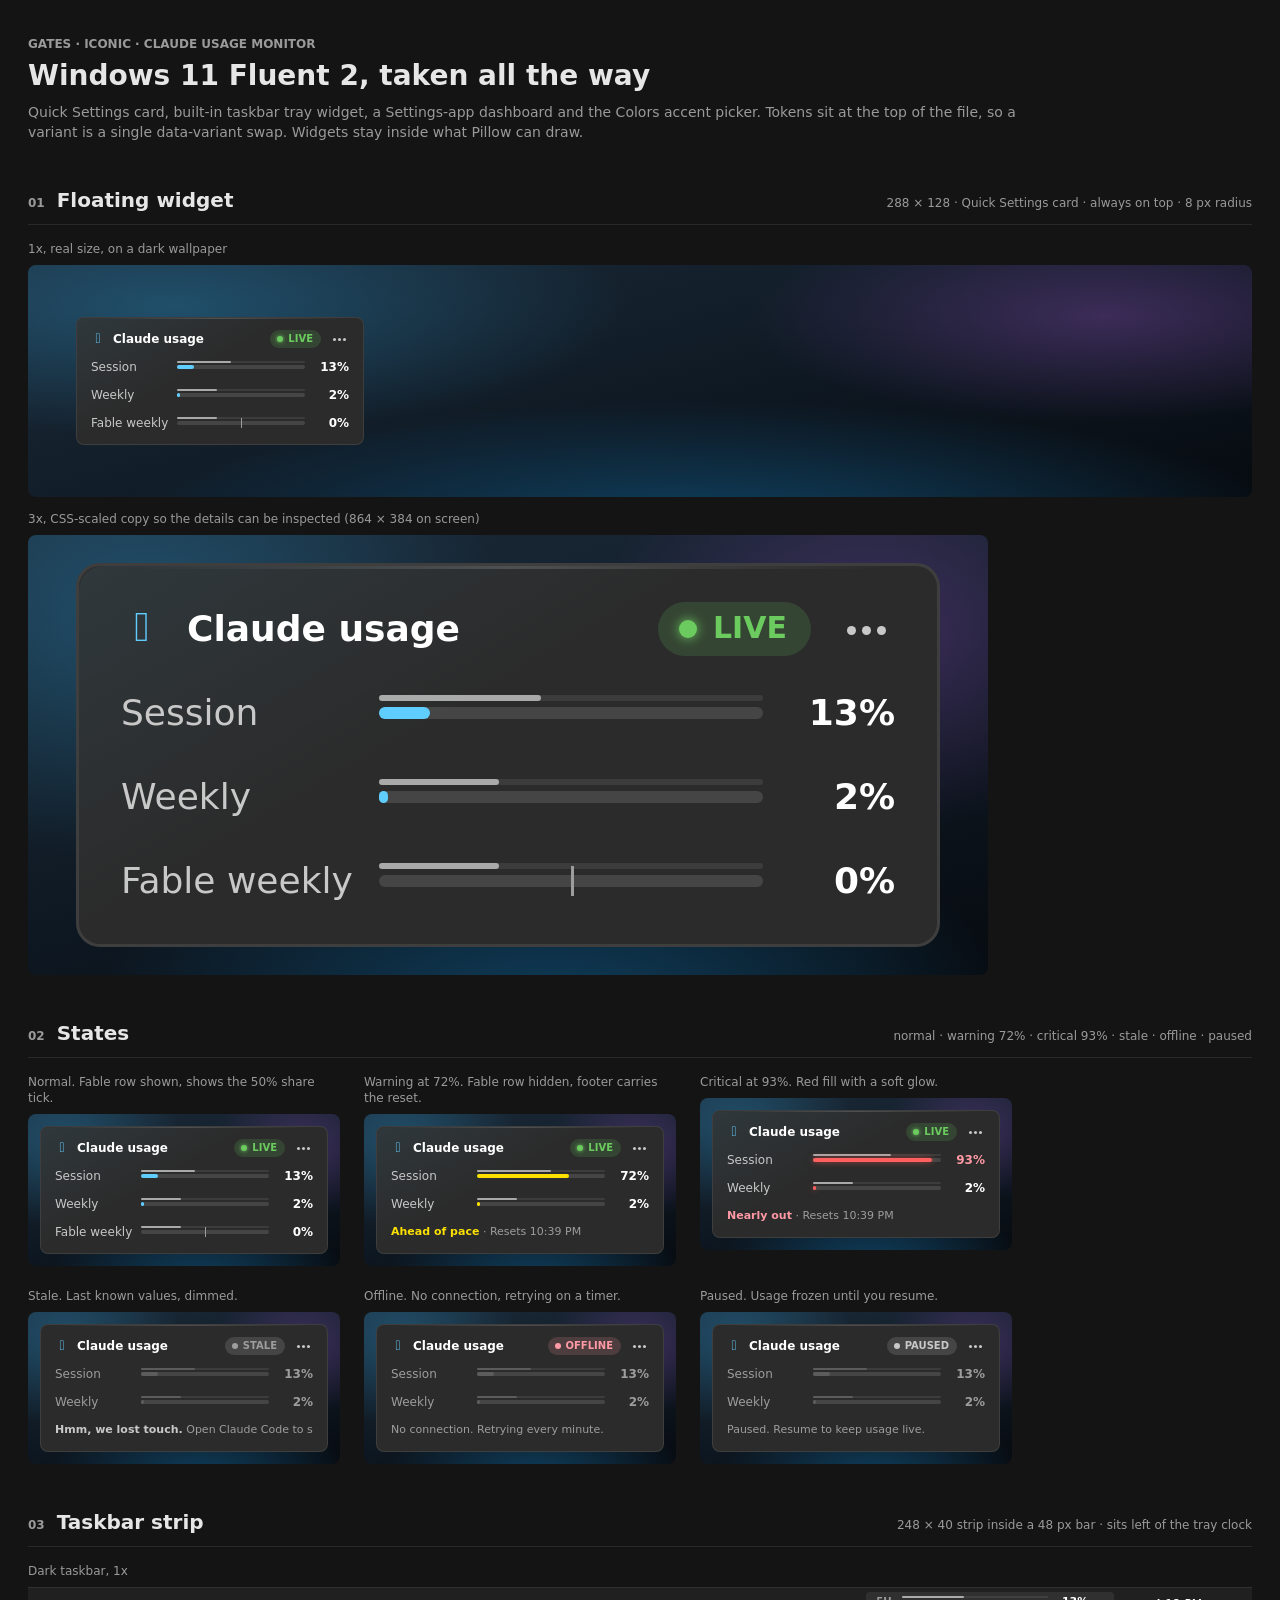
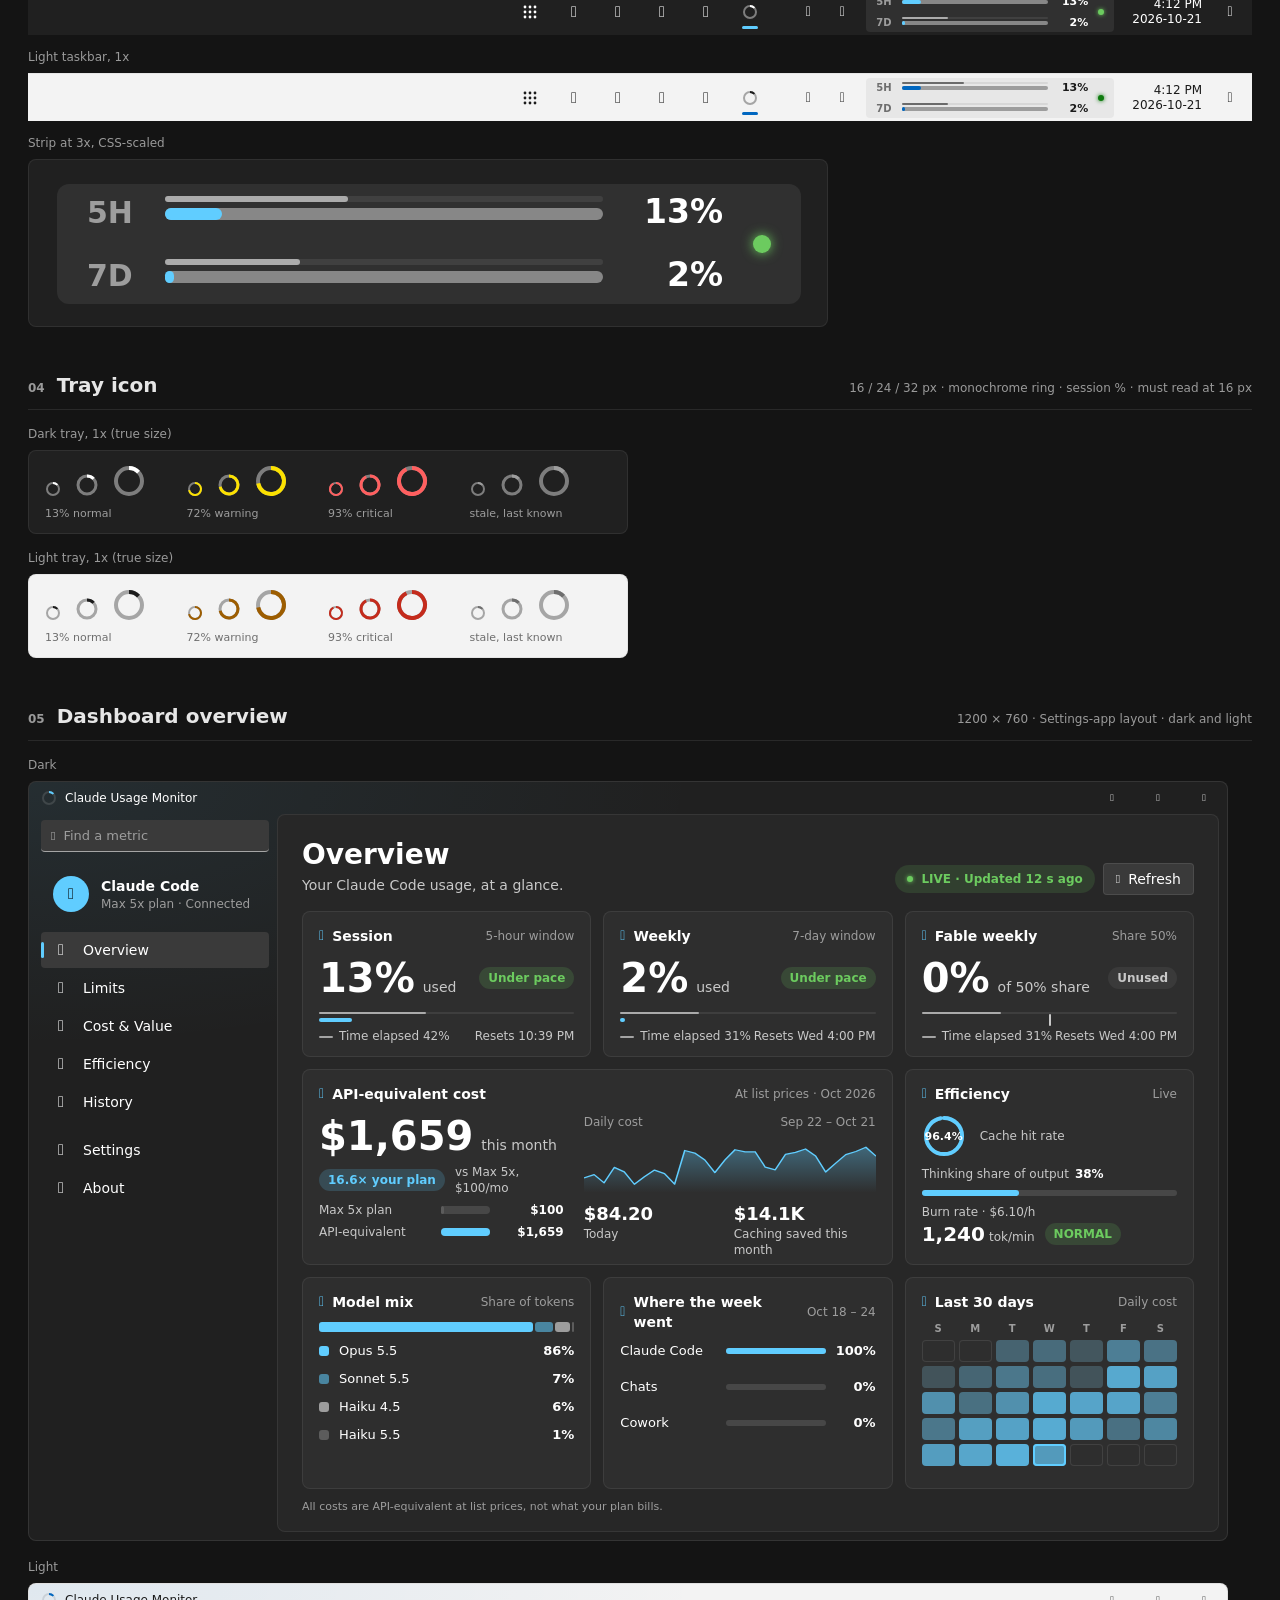
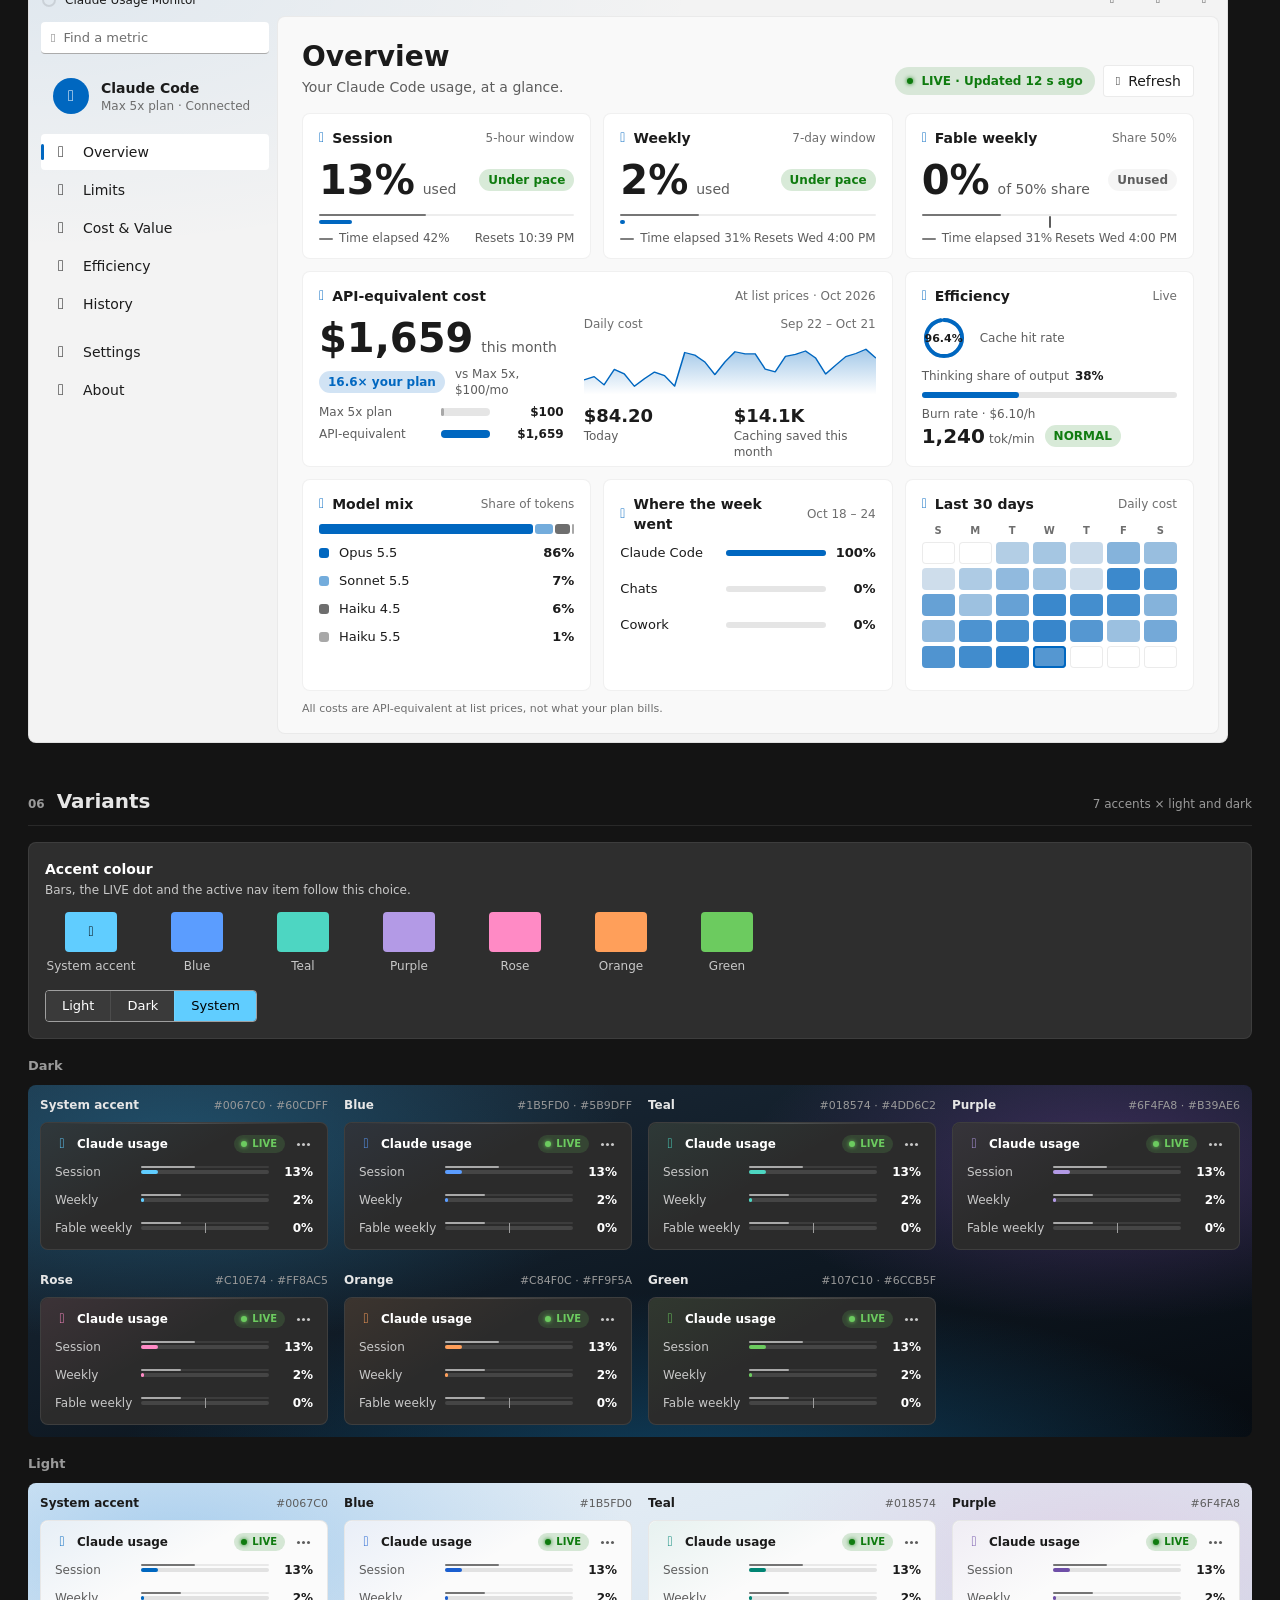
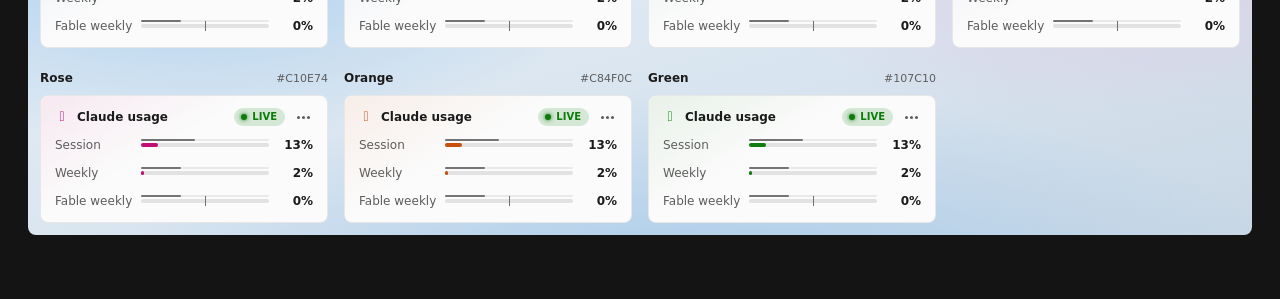
<file: design/mockups/gates/iconic.html>
<!doctype html>
<html lang="en">
<head>
<meta charset="utf-8">
<meta name="viewport" content="width=device-width, initial-scale=1">
<title>Gates · Iconic · Claude Usage Monitor</title>
<style>
/* ============================================================================
   0. TOKENS. Lift this whole block into the app theme. Every colour used by
   the components below is a custom property defined here.

   Mode:     data-theme="dark" | "light" on a surface. No attribute = follow OS.
   Variant:  data-variant="blue|teal|purple|rose|orange|green" on a surface.
             No attribute = System accent (Windows default blue).
   Metrics:  --w-* are integer px so Pillow can use them unchanged.
   ============================================================================ */
:root {
  color-scheme: light dark;

  /* type: Windows 11 system fonts only, never bundled */
  --f-display: "Segoe UI Variable Display", "Segoe UI Variable", "Segoe UI", system-ui, sans-serif;
  --f-text: "Segoe UI Variable Text", "Segoe UI Variable", "Segoe UI", system-ui, sans-serif;
  --f-icon: "Segoe Fluent Icons", "Segoe MDL2 Assets";

  /* radii: 8 for cards and flyouts, 4 for controls, pills at half height */
  --r-card: 8px;
  --r-ctl: 4px;
  --r-pill: 9px;

  /* widget metrics (px) */
  --w-w: 288px;
  --w-h: 128px;
  --w-px: 14px;
  --w-py: 12px;
  --w-row: 18px;
  --w-gap: 10px;
  --w-label: 76px;
  --w-value: 34px;
  --w-col: 10px;
}

:root, .surface {
  /* accent: a variant sets the pair, the mode picks one */
  --accent-l: #0067C0;
  --accent-d: #60CDFF;
  --accent: light-dark(var(--accent-l), var(--accent-d));
  --accent-on: light-dark(#FFFFFF, #000000);
  --accent-soft: color-mix(in srgb, var(--accent) 18%, transparent);
  --accent-tint: color-mix(in srgb, var(--accent) 8%, transparent);

  /* status and state */
  --success: light-dark(#0F7B0F, #6CCB5F);
  --caution: light-dark(#9D5D00, #FCE100);
  --caution-fill: light-dark(#9D5D00, #FCE100);
  --critical: light-dark(#C42B1C, #FF99A4);
  --critical-fill: light-dark(#C42B1C, #FF5F5F);
  --close-hover: #C42B1C;
  --on-close: #FFFFFF;

  /* layers: Mica base, content layer, cards, flyouts, controls */
  --mica: light-dark(#F3F3F3, #202020);
  --panel: light-dark(#F9F9F9, #272727);
  --layer: light-dark(#FBFBFB, #2B2B2B);
  --card: light-dark(#FFFFFF, #2E2E2E);
  --control: light-dark(#FFFFFF, #3A3A3A);
  --control-hover: light-dark(#F6F6F6, #444444);
  --subtle: light-dark(rgba(0,0,0,0.04), rgba(255,255,255,0.06));
  --cell-empty: light-dark(rgba(0,0,0,0.05), rgba(255,255,255,0.07));
  --stroke: light-dark(rgba(0,0,0,0.08), rgba(255,255,255,0.09));
  --stroke-card: light-dark(rgba(0,0,0,0.06), rgba(255,255,255,0.07));
  --stroke-input: light-dark(rgba(0,0,0,0.33), rgba(255,255,255,0.54));
  --hl: light-dark(rgba(255,255,255,0), rgba(255,255,255,0.16));
  --shadow-flyout: light-dark(0 8px 16px rgba(0,0,0,0.14), 0 8px 16px rgba(0,0,0,0.34));
  --shadow-line: light-dark(0 0 2px rgba(0,0,0,0.12), 0 0 2px rgba(0,0,0,0.40));
  --shadow-card: light-dark(0 1px 2px rgba(0,0,0,0.12), 0 0 0 rgba(0,0,0,0));

  /* text */
  --text-1: light-dark(#1B1B1B, #FFFFFF);
  --text-2: light-dark(#5D5D5D, #C8C8C8);
  --text-3: light-dark(#6E6E6E, #9D9D9D);
  --text-dis: light-dark(#A8A8A8, #5C5C5C);

  /* tracks and the time-elapsed line */
  --track: light-dark(rgba(0,0,0,0.10), rgba(255,255,255,0.12));
  --time: light-dark(rgba(0,0,0,0.50), rgba(255,255,255,0.56));
  --time-track: light-dark(rgba(0,0,0,0.07), rgba(255,255,255,0.08));

  /* taskbar and tray */
  --tb-bg: light-dark(#F3F3F3, #202020);
  --tb-rule: light-dark(rgba(0,0,0,0.06), rgba(255,255,255,0.07));
  --tb-hover: light-dark(rgba(0,0,0,0.05), rgba(255,255,255,0.07));
  --tray-ink: light-dark(#1B1B1B, #FFFFFF);
  --tray-track: light-dark(rgba(27,27,27,0.36), rgba(255,255,255,0.42));

  /* ring icons read these; each host sets them */
  --ring-ink: var(--accent);
  --ring-track: var(--track);
}

[data-theme="dark"]  { color-scheme: dark; }
[data-theme="light"] { color-scheme: light; }

.surface[data-variant="blue"]   { --accent-l: #1B5FD0; --accent-d: #5B9DFF; }
.surface[data-variant="teal"]   { --accent-l: #018574; --accent-d: #4DD6C2; }
.surface[data-variant="purple"] { --accent-l: #6F4FA8; --accent-d: #B39AE6; }
.surface[data-variant="rose"]   { --accent-l: #C10E74; --accent-d: #FF8AC5; }
.surface[data-variant="orange"] { --accent-l: #C84F0C; --accent-d: #FF9F5A; }
.surface[data-variant="green"]  { --accent-l: #107C10; --accent-d: #6CCB5F; }

/* ============================================================================
   1. BOARD. Presentation chrome for this file only, not part of the app.
   ============================================================================ */
*, *::before, *::after { box-sizing: border-box; }
html, body { margin: 0; }
i { font-style: normal; }
button { font: inherit; color: inherit; background: none; border: 0; padding: 0; }
body {
  --board-bg: #141414;
  --board-text: #E6E6E6;
  --board-dim: #9A9A9A;
  --board-rule: rgba(255,255,255,0.09);
  --wall-a: rgba(38,112,150,0.55);
  --wall-b: rgba(124,72,164,0.42);
  --wall-c: rgba(16,70,104,0.95);
  --wall-d: #1C2C3B;
  --wall-e: #0E1822;
  --wall-f: #070B10;
  background: var(--board-bg);
  color: var(--board-text);
  color-scheme: dark;
  font-family: var(--f-text);
  -webkit-font-smoothing: antialiased;
}
.board { width: 1280px; margin: 0 auto; padding: 36px 28px 64px; }
.board-head .kicker { font: 600 12px/16px var(--f-text); color: var(--board-dim); }
.board-head h1 { margin: 6px 0 8px; font: 600 28px/36px var(--f-display); }
.board-head p { margin: 0; max-width: 1000px; font: 400 14px/20px var(--f-text); color: var(--board-dim); }
.sec { margin-top: 44px; }
.sec-h { display: flex; align-items: baseline; gap: 12px; margin-bottom: 16px; padding-bottom: 10px; border-bottom: 1px solid var(--board-rule); }
.sec-h .num { font: 600 12px/16px var(--f-text); color: var(--board-dim); }
.sec-h h2 { margin: 0; font: 600 20px/28px var(--f-display); }
.sec-h .note { margin-left: auto; font: 400 12px/16px var(--f-text); color: var(--board-dim); }
.capt { font: 400 12px/16px var(--f-text); color: var(--board-dim); margin: 14px 0 8px; }
.capt:first-of-type { margin-top: 0; }

/* wallpaper: dark, photo-like, built from gradients only */
.desk {
  position: relative; overflow: hidden; border-radius: var(--r-card);
  background-image:
    radial-gradient(60% 90% at 12% 18%, var(--wall-a), transparent 62%),
    radial-gradient(45% 70% at 88% 22%, var(--wall-b), transparent 65%),
    radial-gradient(70% 80% at 55% 115%, var(--wall-c), transparent 70%),
    linear-gradient(165deg, var(--wall-d) 0%, var(--wall-e) 58%, var(--wall-f) 100%);
}
.desk.is-light {
  --wall-a: rgba(120,180,230,0.55);
  --wall-b: rgba(230,170,210,0.35);
  --wall-c: rgba(160,200,235,0.80);
  --wall-d: #E9F1F8;
  --wall-e: #D8E4EF;
  --wall-f: #C9D7E4;
  --board-text: #1B1B1B;
  --board-dim: #5D5D5D;
}
.desk-1x { width: 1224px; height: 232px; }
.desk-1x .at { position: absolute; left: 48px; top: 52px; }
.zoom { width: 960px; height: 440px; }
.zoom .at { position: absolute; left: 48px; top: 28px; transform: scale(3); transform-origin: 0 0; }
.states { display: grid; grid-template-columns: repeat(3, 312px); gap: 22px 24px; }
.tile { width: 312px; }
.tile .desk { width: 312px; height: 152px; display: grid; place-items: center; }
.tile .capt { margin: 0 0 8px; }

/* ============================================================================
   2. FLOATING WIDGET (288 x 128, Quick Settings card, 8 px radius)
   Pillow: RGBA card, supersample x4 then downsample. Rounded rect r=8, 1 px
   stroke, 1 px top highlight, accent wash, 2 px time lines, 4 px bars r=2,
   6 px dot with blur glow, 3 px menu dots, TTF text. No backdrop, no filters.
   ============================================================================ */
.widget {
  position: relative; overflow: hidden; isolation: isolate;
  width: var(--w-w); height: var(--w-h);
  padding: var(--w-py) var(--w-px);
  border-radius: var(--r-card);
  border: 1px solid var(--stroke);
  background: var(--layer);
  box-shadow: var(--shadow-flyout), var(--shadow-line);
  color: var(--text-1);
  font: 400 12px/18px var(--f-text);
  --ring-ink: var(--accent);
  --ring-track: var(--track);
}
.widget::before {
  content: ""; position: absolute; left: 0; right: 0; top: 0; height: 1px;
  background: linear-gradient(90deg, transparent 6%, var(--hl) 50%, transparent 94%);
}
.widget::after {
  content: ""; position: absolute; inset: 0; border-radius: inherit; pointer-events: none;
  background: linear-gradient(150deg, var(--accent-tint) 0%, transparent 42%);
}
.widget > * { position: relative; z-index: 1; }

.w-head { display: flex; align-items: center; gap: 8px; height: 18px; }
.w-title { font: 600 12px/18px var(--f-text); color: var(--text-1); white-space: nowrap; }
.w-spacer { flex: 1; }
.w-ico { flex: none; width: 14px; font: 400 14px/18px var(--f-icon); color: var(--accent); text-align: center; }

.dot {
  display: inline-block; flex: none; width: 6px; height: 6px; border-radius: 50%;
  background: var(--success); box-shadow: 0 0 4px var(--success);
  animation: alive 2.4s ease-in-out infinite;
}
@keyframes alive {
  0%, 100% { box-shadow: 0 0 3px var(--success); }
  50% { box-shadow: 0 0 6px var(--success), 0 0 0 3px color-mix(in srgb, var(--success) 14%, transparent); }
}
.w-pill {
  display: inline-flex; align-items: center; gap: 5px; height: 18px;
  padding: 0 8px 0 7px; border-radius: var(--r-pill);
  font: 600 10px/18px var(--f-text);
  color: var(--success);
  background: color-mix(in srgb, var(--success) 16%, transparent);
}
.w-pill.is-stale { color: var(--text-3); background: var(--track); }
.w-pill.is-stale .dot { background: var(--text-3); box-shadow: none; animation: none; }
.w-pill.is-offline { color: var(--critical); background: color-mix(in srgb, var(--critical) 16%, transparent); }
.w-pill.is-offline .dot { background: var(--critical); box-shadow: none; animation: none; }
.w-pill.is-paused { color: var(--text-2); background: var(--track); }
.w-pill.is-paused .dot { background: var(--text-2); box-shadow: none; animation: none; }
.w-more { display: inline-flex; align-items: center; justify-content: center; gap: 2px; width: 20px; height: 18px; border-radius: var(--r-ctl); }
.w-more i { width: 3px; height: 3px; border-radius: 50%; background: var(--text-2); }

.w-rows { display: flex; flex-direction: column; gap: var(--w-gap); margin-top: 10px; }
.w-row {
  display: grid; align-items: center; height: var(--w-row);
  grid-template-columns: var(--w-label) 1fr var(--w-value);
  column-gap: var(--w-col);
}
.w-lbl { font: 400 12px/18px var(--f-text); color: var(--text-2); white-space: nowrap; }
.w-val { font: 600 12px/18px var(--f-text); color: var(--text-1); text-align: right; font-variant-numeric: tabular-nums; }
.w-track { position: relative; height: 4px; border-radius: 2px; background: var(--track); }
.w-track::before {
  content: ""; position: absolute; left: 0; right: 0; top: -4px; height: 2px; border-radius: 1px;
  background: var(--time-track);
}
.w-time {
  position: absolute; left: 0; top: -4px; height: 2px; border-radius: 1px;
  width: calc(var(--t) * 1%); background: var(--time);
}
.w-fill {
  position: absolute; left: 0; top: 0; height: 4px; border-radius: 2px;
  width: calc(var(--p) * 1%); background: var(--accent);
}
.w-share { position: absolute; left: 50%; top: -3px; width: 1px; height: 10px; background: var(--text-3); }

.w-foot {
  position: relative; height: 18px; margin-top: 10px; overflow: hidden; white-space: nowrap;
  font: 400 11px/18px var(--f-text); color: var(--text-3);
}
.w-foot b { font-weight: 600; color: var(--text-2); }
.w-foot .hot { font-weight: 600; color: var(--caution); }
.w-foot .crit { font-weight: 600; color: var(--critical); }

.widget.is-warn .w-fill { background: var(--caution-fill); }
.widget.is-crit .w-fill {
  background: var(--critical-fill);
  box-shadow: 0 0 6px color-mix(in srgb, var(--critical-fill) 55%, transparent);
}
.widget.is-crit .w-row:first-child .w-val { color: var(--critical); }
.widget.is-dim::after { background: none; }
.widget.is-dim .w-lbl, .widget.is-dim .w-val { color: var(--text-3); }
.widget.is-dim .w-fill { background: var(--text-dis); }
.widget.is-dim .w-time { background: var(--text-dis); }

/* ============================================================================
   3. TASKBAR STRIP (248 x 40 inside a 48 px bar, sits left of the clock)
   Pillow: rounded rect r=4 hover fill, two 4 px bars, 6 px dot with glow.
   ============================================================================ */
.tbstrip {
  display: flex; align-items: center; gap: 8px;
  width: 248px; height: 40px; padding: 0 10px;
  border-radius: var(--r-ctl);
  background: var(--tb-hover);
  font: 400 11px/13px var(--f-text); color: var(--tray-ink);
  --ring-ink: var(--tray-ink);
  --ring-track: var(--tray-track);
}
.tb-rows { flex: 1; min-width: 0; display: flex; flex-direction: column; gap: 6px; }
.tb-row { display: grid; align-items: center; height: 15px; grid-template-columns: 18px 1fr 32px; column-gap: 8px; }
.tb-lbl { font: 600 10px/15px var(--f-text); color: var(--text-3); }
.tb-val { font: 600 11px/15px var(--f-text); color: var(--tray-ink); text-align: right; font-variant-numeric: tabular-nums; }
.tb-track { position: relative; height: 4px; border-radius: 2px; background: var(--tray-track); }
.tb-track::before {
  content: ""; position: absolute; left: 0; right: 0; top: -4px; height: 2px; border-radius: 1px;
  background: var(--time-track);
}
.tb-time {
  position: absolute; left: 0; top: -4px; height: 2px; border-radius: 1px;
  width: calc(var(--t) * 1%); background: var(--time);
}
.tb-fill {
  position: absolute; left: 0; top: 0; height: 4px; border-radius: 2px;
  width: calc(var(--p) * 1%); background: var(--accent);
}
.tbstrip .dot { margin-left: 2px; }

/* ============================================================================
   4. TASKBAR HOST AND TRAY ICON
   Tray icon: monochrome ring, track + arc, stroke widths 2 / 3 / 4 at 16 / 24
   / 32 px. Pillow: arc() with width, or pieslice() for the fill.
   ============================================================================ */
.ring .rk { fill: none; stroke: var(--ring-track); }
.ring .ra { fill: none; stroke: var(--ring-ink); }

.taskbar {
  position: relative; overflow: hidden;
  width: 1224px; height: 48px;
  background: var(--tb-bg);
  border-top: 1px solid var(--tb-rule);
  color: var(--text-1);
  font: 400 12px/15px var(--f-text);
  --ring-ink: var(--tray-ink);
  --ring-track: var(--tray-track);
}
.tb-center { position: absolute; left: 50%; top: 4px; transform: translateX(-50%); display: flex; gap: 4px; }
.tb-btn {
  position: relative; display: grid; place-items: center;
  width: 40px; height: 40px; border-radius: var(--r-ctl);
}
.tb-btn.is-active::after {
  content: ""; position: absolute; left: 50%; bottom: 3px; width: 16px; height: 3px; margin-left: -8px;
  border-radius: 2px; background: var(--accent);
}
.tb-g { font-family: var(--f-icon); font-size: 16px; line-height: 1; color: var(--tray-ink); }
.tb-start svg { width: 16px; height: 16px; fill: var(--tray-ink); }
.tb-tray { position: absolute; right: 6px; top: 4px; height: 40px; display: flex; align-items: center; gap: 2px; }
.tb-ico { display: grid; place-items: center; width: 32px; height: 40px; border-radius: var(--r-ctl); }
.tb-ico .tb-g { font-size: 14px; }
.tb-tray .tbstrip { margin: 0 6px; }
.tb-clock {
  display: flex; flex-direction: column; align-items: flex-end; justify-content: center;
  height: 40px; padding: 0 10px; white-space: nowrap;
  font: 400 12px/15px var(--f-text); color: var(--text-1);
}

.tb-zoom {
  position: relative; overflow: hidden; width: 800px; height: 168px;
  border-radius: var(--r-card); background: var(--tb-bg);
  border: 1px solid var(--tb-rule);
}
.tb-zoom .tbstrip { position: absolute; left: 28px; top: 24px; transform: scale(3); transform-origin: 0 0; }

.tray-bar {
  position: relative; display: flex; width: 600px; padding: 14px 16px 12px;
  background: var(--tb-bg); border: 1px solid var(--tb-rule); border-radius: var(--r-card);
  --ring-ink: var(--tray-ink);
  --ring-track: var(--tray-track);
}
.tray-col { flex: 1; display: flex; flex-direction: column; gap: 10px; }
.tray-col .lab { font: 400 11px/14px var(--f-text); color: var(--text-3); }
.tray-set { display: flex; align-items: flex-end; gap: 14px; height: 32px; }
.tray-set svg { display: block; }
.tray-set.is-warn { --ring-ink: var(--caution-fill); }
.tray-set.is-crit { --ring-ink: var(--critical-fill); }
.tray-set.is-stale { --ring-ink: var(--text-3); }

/* ============================================================================
   5. DASHBOARD (Settings-app layout, 1200 x 760). Any CSS/SVG is fine here.
   ============================================================================ */
.window {
  position: relative; overflow: hidden;
  width: 1200px; height: 760px;
  border-radius: var(--r-card);
  border: 1px solid var(--stroke);
  background: var(--mica);
  color: var(--text-1);
  font: 400 14px/20px var(--f-text);
  box-shadow: var(--shadow-flyout);
}
.window::before {
  content: ""; position: absolute; inset: 0; pointer-events: none;
  background: radial-gradient(80% 50% at 0% 0%, var(--accent-tint), transparent 70%);
}
.wm-bar { position: relative; display: flex; align-items: center; height: 32px; }
.wm-app { width: 16px; height: 16px; margin-left: 12px; }
.wm-name { margin-left: 8px; font: 400 12px/32px var(--f-text); color: var(--text-1); }
.wm-caps { margin-left: auto; display: flex; }
.wm-cap {
  width: 46px; height: 32px; display: grid; place-items: center;
  font-family: var(--f-icon); font-size: 10px; color: var(--text-1);
}
.wm-cap.is-close:hover { background: var(--close-hover); color: var(--on-close); }

.wm-body { position: relative; display: grid; grid-template-columns: 248px 1fr; height: 726px; }
.nav { display: flex; flex-direction: column; gap: 8px; padding: 6px 8px 12px 12px; }
.nav-search {
  display: flex; align-items: center; gap: 8px; height: 32px; padding: 0 10px;
  border-radius: var(--r-ctl); background: var(--control);
  border-bottom: 1px solid var(--stroke-input);
  font: 400 13px/32px var(--f-text); color: var(--text-3);
}
.nav-search .ico { font: 400 12px/1 var(--f-icon); color: var(--text-2); }
.nav-profile { display: flex; align-items: center; gap: 12px; height: 60px; padding: 0 12px; margin-top: 4px; border-radius: var(--r-card); }
.avatar {
  display: grid; place-items: center; width: 36px; height: 36px; flex: none;
  border-radius: 50%; background: var(--accent); color: var(--accent-on);
  font: 400 16px/1 var(--f-icon);
}
.nav-profile b { display: block; font: 600 14px/20px var(--f-text); color: var(--text-1); }
.nav-profile small { display: block; font: 400 12px/16px var(--f-text); color: var(--text-3); }
.nav-list { display: flex; flex-direction: column; gap: 2px; margin: 0; padding: 0; list-style: none; }
.nav-item {
  position: relative; display: flex; align-items: center; gap: 14px;
  height: 36px; padding: 0 12px; border-radius: var(--r-ctl);
  font: 400 14px/20px var(--f-text); color: var(--text-1);
}
.nav-item .ico { width: 16px; text-align: center; font: 400 16px/1 var(--f-icon); color: var(--text-1); }
.nav-item.is-current { background: var(--control); }
.nav-item.is-current::before {
  content: ""; position: absolute; left: 0; top: 10px; width: 3px; height: 16px;
  border-radius: 2px; background: var(--accent);
}
.nav-item.is-sep { margin-top: 10px; }

.content {
  position: relative; display: flex; flex-direction: column; overflow: hidden;
  margin: 0 8px 8px 0; padding: 22px 24px 16px;
  border-radius: var(--r-card); border: 1px solid var(--stroke-card);
  background: var(--panel);
}
.page-head { display: flex; align-items: flex-end; justify-content: space-between; gap: 16px; }
.page-head h1 { margin: 0; font: 600 28px/36px var(--f-display); color: var(--text-1); }
.page-head p { margin: 2px 0 0; font: 400 14px/20px var(--f-text); color: var(--text-2); }
.head-actions { display: flex; align-items: center; gap: 8px; }
.live {
  display: inline-flex; align-items: center; gap: 8px; height: 28px; padding: 0 12px;
  border-radius: 14px; font: 600 12px/28px var(--f-text); color: var(--success);
  background: color-mix(in srgb, var(--success) 14%, transparent);
}
.btn {
  display: inline-flex; align-items: center; gap: 8px; height: 32px; padding: 0 12px;
  border: 1px solid var(--stroke); border-radius: var(--r-ctl);
  background: var(--control); color: var(--text-1); font: 400 14px/20px var(--f-text);
}
.btn .ico { font: 400 12px/1 var(--f-icon); }

.grid {
  display: grid; grid-template-columns: repeat(3, minmax(0, 1fr));
  grid-template-rows: 146px 196px 212px; gap: 12px; margin-top: 16px;
}
.card {
  position: relative; min-width: 0; display: flex; flex-direction: column; gap: 10px;
  padding: 14px 16px; border-radius: var(--r-card);
  background: var(--card); border: 1px solid var(--stroke-card); box-shadow: var(--shadow-card);
}
.card.span-2 { grid-column: span 2; }
.card-h { display: flex; align-items: center; gap: 8px; font: 600 14px/20px var(--f-text); color: var(--text-1); }
.card-h .ico { font: 400 14px/1 var(--f-icon); color: var(--accent); }
.card-h .meta { margin-left: auto; font: 400 12px/16px var(--f-text); color: var(--text-3); white-space: nowrap; }
.big-row { display: flex; align-items: baseline; gap: 8px; }
.big { font: 600 40px/44px var(--f-display); color: var(--text-1); font-variant-numeric: tabular-nums; }
.unit { font: 400 14px/20px var(--f-text); color: var(--text-2); }
.chip {
  margin-left: auto; align-self: center; display: inline-flex; align-items: center;
  height: 22px; padding: 0 9px; border-radius: 11px; white-space: nowrap;
  font: 600 12px/22px var(--f-text);
}
.chip.ok { color: var(--success); background: color-mix(in srgb, var(--success) 16%, transparent); }
.chip.acc { color: var(--accent); background: var(--accent-soft); }
.chip.neu { color: var(--text-2); background: var(--subtle); }
.chip-row { display: flex; align-items: center; gap: 10px; }
.chip-row .chip { margin-left: 0; }
.pace { position: relative; height: 4px; margin-top: 8px; border-radius: 2px; background: var(--track); }
.pace::before {
  content: ""; position: absolute; left: 0; right: 0; top: -6px; height: 2px; border-radius: 1px;
  background: var(--time-track);
}
.pace .t { position: absolute; left: 0; top: -6px; height: 2px; border-radius: 1px; width: calc(var(--t) * 1%); background: var(--time); }
.pace .f { position: absolute; left: 0; top: 0; height: 4px; border-radius: 2px; width: calc(var(--p) * 1%); background: var(--accent); }
.pace .share { position: absolute; left: 50%; top: -4px; width: 2px; height: 12px; border-radius: 1px; background: var(--text-2); }
.pace-meta {
  display: flex; justify-content: space-between; align-items: center;
  font: 400 12px/16px var(--f-text); color: var(--text-2);
}
.lg-t { display: inline-block; width: 14px; height: 2px; border-radius: 1px; background: var(--time); vertical-align: middle; margin-right: 6px; }

.cost-body { display: grid; grid-template-columns: 1fr 292px; column-gap: 20px; flex: 1; min-height: 0; }
.cost-l { display: flex; flex-direction: column; gap: 6px; min-width: 0; }
.sub { font: 400 12px/16px var(--f-text); color: var(--text-2); }
.cmp {
  display: grid; grid-template-columns: 112px 1fr 64px; align-items: center; column-gap: 10px;
  font: 400 12px/16px var(--f-text); color: var(--text-2);
}
.cmp b { font: 600 12px/16px var(--f-text); color: var(--text-1); text-align: right; font-variant-numeric: tabular-nums; }
.bar { position: relative; height: 6px; border-radius: 3px; background: var(--track); }
.bar i { display: block; height: 100%; border-radius: 3px; width: calc(var(--p) * 1%); background: var(--accent); }
.cmp .bar { height: 8px; border-radius: 4px; }
.cmp .bar i { border-radius: 4px; background: var(--text-dis); }
.cmp .bar i.hot { background: var(--accent); }
.cost-r { display: flex; flex-direction: column; gap: 6px; min-width: 0; }
.spark-h { display: flex; justify-content: space-between; font: 400 12px/16px var(--f-text); color: var(--text-3); }
.spark { display: block; width: 292px; height: 60px; }
.cost-stats { display: grid; grid-template-columns: 1fr 1fr; gap: 8px; }
.stat b { display: block; font: 600 18px/24px var(--f-text); color: var(--text-1); font-variant-numeric: tabular-nums; }
.stat span { display: block; font: 400 12px/16px var(--f-text); color: var(--text-2); }
.foot-note { font: 400 11px/16px var(--f-text); color: var(--text-3); }

.eff-body { display: flex; flex-direction: column; gap: 8px; }
.ring-row { display: flex; align-items: center; gap: 14px; }
.ring-w { position: relative; width: 44px; height: 44px; flex: none; }
.ring-w svg { display: block; width: 44px; height: 44px; transform: rotate(-90deg); }
.ring-w .rt { fill: none; stroke: var(--track); stroke-width: 5; }
.ring-w .rv { fill: none; stroke: var(--accent); stroke-width: 5; stroke-linecap: round; }
.ring-w b {
  position: absolute; inset: 0; display: grid; place-items: center;
  font: 600 11px/1 var(--f-text); color: var(--text-1); font-variant-numeric: tabular-nums;
}
.k { font: 400 12px/16px var(--f-text); color: var(--text-2); }
.k b { font: 600 12px/16px var(--f-text); color: var(--text-1); margin-left: 6px; font-variant-numeric: tabular-nums; }
.burn { display: flex; flex-direction: column; gap: 2px; }
.burn-row { display: flex; align-items: center; gap: 10px; }
.burn-v { font: 600 20px/24px var(--f-text); color: var(--text-1); font-variant-numeric: tabular-nums; }
.burn-v small { font: 400 12px/16px var(--f-text); color: var(--text-2); margin-left: 4px; }
.burn .chip { margin-left: 0; }
.burn-usd { font: 400 12px/16px var(--f-text); color: var(--text-2); }

.stack { display: flex; gap: 2px; height: 10px; }
.stack i { display: block; height: 10px; border-radius: 3px; }
.m1 { background: var(--accent); }
.m2 { background: color-mix(in srgb, var(--accent) 55%, transparent); }
.m3 { background: var(--text-3); }
.m4 { background: var(--text-dis); }
.legend { display: flex; flex-direction: column; gap: 10px; font: 400 13px/18px var(--f-text); color: var(--text-1); }
.legend div { display: grid; grid-template-columns: 10px 1fr auto; column-gap: 10px; align-items: center; }
.legend b { font: 600 13px/18px var(--f-text); font-variant-numeric: tabular-nums; }
.sw { display: inline-block; width: 10px; height: 10px; border-radius: 3px; }
.wk { display: flex; flex-direction: column; gap: 18px; }
.wk-row { display: grid; grid-template-columns: 96px 1fr 40px; align-items: center; column-gap: 10px; font: 400 13px/18px var(--f-text); color: var(--text-1); }
.wk-row b { font: 600 13px/18px var(--f-text); text-align: right; font-variant-numeric: tabular-nums; }

.cal { display: grid; grid-template-columns: repeat(7, 1fr); gap: 4px; }
.cal .dow { font: 600 10px/14px var(--f-text); color: var(--text-3); text-align: center; }
.cal .d {
  height: 22px; border-radius: var(--r-ctl);
  background: color-mix(in srgb, var(--accent) calc(var(--lv, 0) * 1%), var(--cell-empty));
}
.cal .d.is-out, .cal .d.is-future { background: transparent; box-shadow: inset 0 0 0 1px var(--stroke); }
.cal .d.is-today { box-shadow: inset 0 0 0 2px var(--accent); }

.page-foot { margin-top: 10px; font: 400 11px/16px var(--f-text); color: var(--text-3); }

/* ============================================================================
   6. VARIANT PICKER (Settings > Colors style) AND GRIDS
   ============================================================================ */
.picker {
  padding: 16px; border-radius: var(--r-card);
  background: var(--card); border: 1px solid var(--stroke-card); color: var(--text-1);
}
.picker-h b { display: block; font: 600 14px/20px var(--f-text); }
.picker-h span { font: 400 12px/16px var(--f-text); color: var(--text-2); }
.swatches { display: flex; gap: 14px; margin-top: 14px; }
.sw-cell { display: flex; flex-direction: column; align-items: center; gap: 6px; width: 92px; }
.sw-chip {
  position: relative; display: grid; place-items: center;
  width: 52px; height: 40px; border-radius: var(--r-ctl); background: var(--accent);
}
.sw-chip.is-on::after { content: "\E73E"; font-family: var(--f-icon); font-size: 14px; color: var(--accent-on); }
.sw-cell small { font: 400 12px/16px var(--f-text); color: var(--text-2); text-align: center; }
.modes { display: inline-flex; margin-top: 16px; border: 1px solid var(--stroke-input); border-radius: var(--r-ctl); overflow: hidden; }
.modes span { height: 30px; padding: 0 16px; font: 400 13px/30px var(--f-text); color: var(--text-1); background: var(--control); }
.modes span + span { border-left: 1px solid var(--stroke); }
.modes span.is-on { background: var(--accent); color: var(--accent-on); }
.vset { margin-top: 18px; }
.vlabel { font: 600 13px/18px var(--f-text); color: var(--board-dim); margin-bottom: 10px; }
.vgrid {
  display: grid; grid-template-columns: repeat(4, 288px); gap: 22px 16px;
  padding: 12px; border-radius: var(--r-card);
}
.vcell { margin: 0; }
.vcell figcaption { display: flex; justify-content: space-between; align-items: baseline; margin: 0 0 8px; font: 600 12px/16px var(--f-text); color: var(--board-text); }
.vcell figcaption span { font: 400 11px/16px var(--f-text); color: var(--board-dim); }
</style>
</head>
<body>
<main class="board">

  <header class="board-head">
    <div class="kicker">GATES · ICONIC · CLAUDE USAGE MONITOR</div>
    <h1>Windows 11 Fluent 2, taken all the way</h1>
    <p>Quick Settings card, built-in taskbar tray widget, a Settings-app dashboard and the Colors accent picker. Tokens sit at the top of the file, so a variant is a single data-variant swap. Widgets stay inside what Pillow can draw.</p>
  </header>

  <!-- ===================================================================== 01 -->
  <section class="sec" id="sec-widget">
    <div class="sec-h"><span class="num">01</span><h2>Floating widget</h2><span class="note">288 × 128 · Quick Settings card · always on top · 8 px radius</span></div>

    <div class="capt">1x, real size, on a dark wallpaper</div>
    <div class="desk desk-1x" id="desk-1x">
      <div class="surface widget at" id="w-normal" data-theme="dark" data-variant="system">
        <div class="w-head">
          <i class="w-ico">&#xE916;</i>
          <span class="w-title">Claude usage</span>
          <span class="w-spacer"></span>
          <span class="w-pill"><i class="dot"></i>LIVE</span>
          <span class="w-more" aria-hidden="true"><i></i><i></i><i></i></span>
        </div>
        <div class="w-rows">
          <div class="w-row"><span class="w-lbl">Session</span><div class="w-track"><i class="w-time" style="--t:42"></i><i class="w-fill" style="--p:13"></i></div><span class="w-val">13%</span></div>
          <div class="w-row"><span class="w-lbl">Weekly</span><div class="w-track"><i class="w-time" style="--t:31"></i><i class="w-fill" style="--p:2"></i></div><span class="w-val">2%</span></div>
          <div class="w-row"><span class="w-lbl">Fable weekly</span><div class="w-track"><i class="w-time" style="--t:31"></i><i class="w-fill" style="--p:0"></i><i class="w-share"></i></div><span class="w-val">0%</span></div>
        </div>
      </div>
    </div>

    <div class="capt">3x, CSS-scaled copy so the details can be inspected (864 × 384 on screen)</div>
    <div class="desk zoom" id="zoom-widget">
      <div class="surface widget at" data-theme="dark" data-variant="system">
        <div class="w-head">
          <i class="w-ico">&#xE916;</i>
          <span class="w-title">Claude usage</span>
          <span class="w-spacer"></span>
          <span class="w-pill"><i class="dot"></i>LIVE</span>
          <span class="w-more" aria-hidden="true"><i></i><i></i><i></i></span>
        </div>
        <div class="w-rows">
          <div class="w-row"><span class="w-lbl">Session</span><div class="w-track"><i class="w-time" style="--t:42"></i><i class="w-fill" style="--p:13"></i></div><span class="w-val">13%</span></div>
          <div class="w-row"><span class="w-lbl">Weekly</span><div class="w-track"><i class="w-time" style="--t:31"></i><i class="w-fill" style="--p:2"></i></div><span class="w-val">2%</span></div>
          <div class="w-row"><span class="w-lbl">Fable weekly</span><div class="w-track"><i class="w-time" style="--t:31"></i><i class="w-fill" style="--p:0"></i><i class="w-share"></i></div><span class="w-val">0%</span></div>
        </div>
      </div>
    </div>
  </section>

  <!-- ===================================================================== 02 -->
  <section class="sec" id="sec-states">
    <div class="sec-h"><span class="num">02</span><h2>States</h2><span class="note">normal · warning 72% · critical 93% · stale · offline · paused</span></div>
    <div class="states">

      <div class="tile">
        <div class="capt">Normal. Fable row shown, shows the 50% share tick.</div>
        <div class="desk" style="display:grid;place-items:center;width:312px;height:152px">
          <div class="surface widget" data-theme="dark" data-variant="system">
            <div class="w-head">
              <i class="w-ico">&#xE916;</i>
              <span class="w-title">Claude usage</span><span class="w-spacer"></span>
              <span class="w-pill"><i class="dot"></i>LIVE</span><span class="w-more" aria-hidden="true"><i></i><i></i><i></i></span>
            </div>
            <div class="w-rows">
              <div class="w-row"><span class="w-lbl">Session</span><div class="w-track"><i class="w-time" style="--t:42"></i><i class="w-fill" style="--p:13"></i></div><span class="w-val">13%</span></div>
              <div class="w-row"><span class="w-lbl">Weekly</span><div class="w-track"><i class="w-time" style="--t:31"></i><i class="w-fill" style="--p:2"></i></div><span class="w-val">2%</span></div>
              <div class="w-row"><span class="w-lbl">Fable weekly</span><div class="w-track"><i class="w-time" style="--t:31"></i><i class="w-fill" style="--p:0"></i><i class="w-share"></i></div><span class="w-val">0%</span></div>
            </div>
          </div>
        </div>
      </div>

      <div class="tile">
        <div class="capt">Warning at 72%. Fable row hidden, footer carries the reset.</div>
        <div class="desk" style="display:grid;place-items:center;width:312px;height:152px">
          <div class="surface widget is-warn" data-theme="dark" data-variant="system">
            <div class="w-head">
              <i class="w-ico">&#xE916;</i>
              <span class="w-title">Claude usage</span><span class="w-spacer"></span>
              <span class="w-pill"><i class="dot"></i>LIVE</span><span class="w-more" aria-hidden="true"><i></i><i></i><i></i></span>
            </div>
            <div class="w-rows">
              <div class="w-row"><span class="w-lbl">Session</span><div class="w-track"><i class="w-time" style="--t:58"></i><i class="w-fill" style="--p:72"></i></div><span class="w-val">72%</span></div>
              <div class="w-row"><span class="w-lbl">Weekly</span><div class="w-track"><i class="w-time" style="--t:31"></i><i class="w-fill" style="--p:2"></i></div><span class="w-val">2%</span></div>
            </div>
            <div class="w-foot"><span class="hot">Ahead of pace</span> · Resets 10:39 PM</div>
          </div>
        </div>
      </div>

      <div class="tile">
        <div class="capt">Critical at 93%. Red fill with a soft glow.</div>
        <div class="desk" style="display:grid;place-items:center;width:312px;height:152px">
          <div class="surface widget is-crit" data-theme="dark" data-variant="system">
            <div class="w-head">
              <i class="w-ico">&#xE916;</i>
              <span class="w-title">Claude usage</span><span class="w-spacer"></span>
              <span class="w-pill"><i class="dot"></i>LIVE</span><span class="w-more" aria-hidden="true"><i></i><i></i><i></i></span>
            </div>
            <div class="w-rows">
              <div class="w-row"><span class="w-lbl">Session</span><div class="w-track"><i class="w-time" style="--t:61"></i><i class="w-fill" style="--p:93"></i></div><span class="w-val">93%</span></div>
              <div class="w-row"><span class="w-lbl">Weekly</span><div class="w-track"><i class="w-time" style="--t:31"></i><i class="w-fill" style="--p:2"></i></div><span class="w-val">2%</span></div>
            </div>
            <div class="w-foot"><span class="crit">Nearly out</span> · Resets 10:39 PM</div>
          </div>
        </div>
      </div>

      <div class="tile">
        <div class="capt">Stale. Last known values, dimmed.</div>
        <div class="desk" style="display:grid;place-items:center;width:312px;height:152px">
          <div class="surface widget is-dim" data-theme="dark" data-variant="system">
            <div class="w-head">
              <i class="w-ico">&#xE916;</i>
              <span class="w-title">Claude usage</span><span class="w-spacer"></span>
              <span class="w-pill is-stale"><i class="dot"></i>STALE</span><span class="w-more" aria-hidden="true"><i></i><i></i><i></i></span>
            </div>
            <div class="w-rows">
              <div class="w-row"><span class="w-lbl">Session</span><div class="w-track"><i class="w-time" style="--t:42"></i><i class="w-fill" style="--p:13"></i></div><span class="w-val">13%</span></div>
              <div class="w-row"><span class="w-lbl">Weekly</span><div class="w-track"><i class="w-time" style="--t:31"></i><i class="w-fill" style="--p:2"></i></div><span class="w-val">2%</span></div>
            </div>
            <div class="w-foot"><b>Hmm, we lost touch.</b> Open Claude Code to sign in.</div>
          </div>
        </div>
      </div>

      <div class="tile">
        <div class="capt">Offline. No connection, retrying on a timer.</div>
        <div class="desk" style="display:grid;place-items:center;width:312px;height:152px">
          <div class="surface widget is-dim" data-theme="dark" data-variant="system">
            <div class="w-head">
              <i class="w-ico">&#xE916;</i>
              <span class="w-title">Claude usage</span><span class="w-spacer"></span>
              <span class="w-pill is-offline"><i class="dot"></i>OFFLINE</span><span class="w-more" aria-hidden="true"><i></i><i></i><i></i></span>
            </div>
            <div class="w-rows">
              <div class="w-row"><span class="w-lbl">Session</span><div class="w-track"><i class="w-time" style="--t:42"></i><i class="w-fill" style="--p:13"></i></div><span class="w-val">13%</span></div>
              <div class="w-row"><span class="w-lbl">Weekly</span><div class="w-track"><i class="w-time" style="--t:31"></i><i class="w-fill" style="--p:2"></i></div><span class="w-val">2%</span></div>
            </div>
            <div class="w-foot">No connection. Retrying every minute.</div>
          </div>
        </div>
      </div>

      <div class="tile">
        <div class="capt">Paused. Usage frozen until you resume.</div>
        <div class="desk" style="display:grid;place-items:center;width:312px;height:152px">
          <div class="surface widget is-dim" data-theme="dark" data-variant="system">
            <div class="w-head">
              <i class="w-ico">&#xE916;</i>
              <span class="w-title">Claude usage</span><span class="w-spacer"></span>
              <span class="w-pill is-paused"><i class="dot"></i>PAUSED</span><span class="w-more" aria-hidden="true"><i></i><i></i><i></i></span>
            </div>
            <div class="w-rows">
              <div class="w-row"><span class="w-lbl">Session</span><div class="w-track"><i class="w-time" style="--t:42"></i><i class="w-fill" style="--p:13"></i></div><span class="w-val">13%</span></div>
              <div class="w-row"><span class="w-lbl">Weekly</span><div class="w-track"><i class="w-time" style="--t:31"></i><i class="w-fill" style="--p:2"></i></div><span class="w-val">2%</span></div>
            </div>
            <div class="w-foot">Paused. Resume to keep usage live.</div>
          </div>
        </div>
      </div>

    </div>
  </section>

  <!-- ===================================================================== 03 -->
  <section class="sec" id="sec-taskbar">
    <div class="sec-h"><span class="num">03</span><h2>Taskbar strip</h2><span class="note">248 × 40 strip inside a 48 px bar · sits left of the tray clock</span></div>

    <div class="capt">Dark taskbar, 1x</div>
    <div class="surface taskbar" id="tb-dark" data-theme="dark" data-variant="system">
      <div class="tb-center">
        <span class="tb-btn tb-start" aria-hidden="true"><svg viewBox="0 0 16 16"><circle cx="3" cy="3" r="1.4"/><circle cx="8" cy="3" r="1.4"/><circle cx="13" cy="3" r="1.4"/><circle cx="3" cy="8" r="1.4"/><circle cx="8" cy="8" r="1.4"/><circle cx="13" cy="8" r="1.4"/><circle cx="3" cy="13" r="1.4"/><circle cx="8" cy="13" r="1.4"/><circle cx="13" cy="13" r="1.4"/></svg></span>
        <span class="tb-btn"><i class="tb-g">&#xE721;</i></span>
        <span class="tb-btn"><i class="tb-g">&#xE7C4;</i></span>
        <span class="tb-btn"><i class="tb-g">&#xE8B7;</i></span>
                <span class="tb-btn"><i class="tb-g">&#xE715;</i></span>
        <span class="tb-btn is-active"><svg class="ring" viewBox="0 0 16 16" width="16" height="16" aria-hidden="true"><circle class="rk" cx="8" cy="8" r="6" stroke-width="2"/><path class="ra" d="M8 2 A6 6 0 0 1 12.37 3.89" stroke-width="2"/></svg></span>
      </div>
      <div class="tb-tray">
        <span class="tb-ico"><i class="tb-g">&#xE70E;</i></span>
        <span class="tb-ico"><i class="tb-g">&#xE701;</i></span>
                        <div class="tbstrip">
          <div class="tb-rows">
            <div class="tb-row"><span class="tb-lbl">5H</span><div class="tb-track"><i class="tb-time" style="--t:42"></i><i class="tb-fill" style="--p:13"></i></div><span class="tb-val">13%</span></div>
            <div class="tb-row"><span class="tb-lbl">7D</span><div class="tb-track"><i class="tb-time" style="--t:31"></i><i class="tb-fill" style="--p:2"></i></div><span class="tb-val">2%</span></div>
          </div>
          <i class="dot"></i>
        </div>
        <div class="tb-clock"><span>4:12 PM</span><span>2026-10-21</span></div>
        <span class="tb-ico"><i class="tb-g">&#xE7E7;</i></span>
      </div>
    </div>

    <div class="capt">Light taskbar, 1x</div>
    <div class="surface taskbar" id="tb-light" data-theme="light" data-variant="system">
      <div class="tb-center">
        <span class="tb-btn tb-start" aria-hidden="true"><svg viewBox="0 0 16 16"><circle cx="3" cy="3" r="1.4"/><circle cx="8" cy="3" r="1.4"/><circle cx="13" cy="3" r="1.4"/><circle cx="3" cy="8" r="1.4"/><circle cx="8" cy="8" r="1.4"/><circle cx="13" cy="8" r="1.4"/><circle cx="3" cy="13" r="1.4"/><circle cx="8" cy="13" r="1.4"/><circle cx="13" cy="13" r="1.4"/></svg></span>
        <span class="tb-btn"><i class="tb-g">&#xE721;</i></span>
        <span class="tb-btn"><i class="tb-g">&#xE7C4;</i></span>
        <span class="tb-btn"><i class="tb-g">&#xE8B7;</i></span>
                <span class="tb-btn"><i class="tb-g">&#xE715;</i></span>
        <span class="tb-btn is-active"><svg class="ring" viewBox="0 0 16 16" width="16" height="16" aria-hidden="true"><circle class="rk" cx="8" cy="8" r="6" stroke-width="2"/><path class="ra" d="M8 2 A6 6 0 0 1 12.37 3.89" stroke-width="2"/></svg></span>
      </div>
      <div class="tb-tray">
        <span class="tb-ico"><i class="tb-g">&#xE70E;</i></span>
        <span class="tb-ico"><i class="tb-g">&#xE701;</i></span>
                        <div class="tbstrip">
          <div class="tb-rows">
            <div class="tb-row"><span class="tb-lbl">5H</span><div class="tb-track"><i class="tb-time" style="--t:42"></i><i class="tb-fill" style="--p:13"></i></div><span class="tb-val">13%</span></div>
            <div class="tb-row"><span class="tb-lbl">7D</span><div class="tb-track"><i class="tb-time" style="--t:31"></i><i class="tb-fill" style="--p:2"></i></div><span class="tb-val">2%</span></div>
          </div>
          <i class="dot"></i>
        </div>
        <div class="tb-clock"><span>4:12 PM</span><span>2026-10-21</span></div>
        <span class="tb-ico"><i class="tb-g">&#xE7E7;</i></span>
      </div>
    </div>

    <div class="capt">Strip at 3x, CSS-scaled</div>
    <div class="surface tb-zoom" id="tb-zoom" data-theme="dark" data-variant="system">
      <div class="tbstrip">
        <div class="tb-rows">
          <div class="tb-row"><span class="tb-lbl">5H</span><div class="tb-track"><i class="tb-time" style="--t:42"></i><i class="tb-fill" style="--p:13"></i></div><span class="tb-val">13%</span></div>
          <div class="tb-row"><span class="tb-lbl">7D</span><div class="tb-track"><i class="tb-time" style="--t:31"></i><i class="tb-fill" style="--p:2"></i></div><span class="tb-val">2%</span></div>
        </div>
        <i class="dot"></i>
      </div>
    </div>
  </section>

  <!-- ===================================================================== 04 -->
  <section class="sec" id="sec-tray">
    <div class="sec-h"><span class="num">04</span><h2>Tray icon</h2><span class="note">16 / 24 / 32 px · monochrome ring · session % · must read at 16 px</span></div>

    <div class="capt">Dark tray, 1x (true size)</div>
    <div class="surface tray-bar" id="tray-dark" data-theme="dark" data-variant="system">
      <div class="tray-col">
        <div class="tray-set">
          <svg class="ring" width="16" height="16" viewBox="0 0 16 16"><circle class="rk" cx="8" cy="8" r="6" stroke-width="2"/><path class="ra" d="M8 2 A6 6 0 0 1 12.37 3.89" stroke-width="2"/></svg>
          <svg class="ring" width="24" height="24" viewBox="0 0 24 24"><circle class="rk" cx="12" cy="12" r="9" stroke-width="3"/><path class="ra" d="M12 3 A9 9 0 0 1 18.56 5.84" stroke-width="3"/></svg>
          <svg class="ring" width="32" height="32" viewBox="0 0 32 32"><circle class="rk" cx="16" cy="16" r="13" stroke-width="4"/><path class="ra" d="M16 3 A13 13 0 0 1 25.48 7.10" stroke-width="4"/></svg>
        </div>
        <span class="lab">13% normal</span>
      </div>
      <div class="tray-col">
        <div class="tray-set is-warn">
          <svg class="ring" width="16" height="16" viewBox="0 0 16 16"><circle class="rk" cx="8" cy="8" r="6" stroke-width="2"/><path class="ra" d="M8 2 A6 6 0 1 1 2.11 9.12" stroke-width="2"/></svg>
          <svg class="ring" width="24" height="24" viewBox="0 0 24 24"><circle class="rk" cx="12" cy="12" r="9" stroke-width="3"/><path class="ra" d="M12 3 A9 9 0 1 1 3.16 13.69" stroke-width="3"/></svg>
          <svg class="ring" width="32" height="32" viewBox="0 0 32 32"><circle class="rk" cx="16" cy="16" r="13" stroke-width="4"/><path class="ra" d="M16 3 A13 13 0 1 1 3.23 18.44" stroke-width="4"/></svg>
        </div>
        <span class="lab">72% warning</span>
      </div>
      <div class="tray-col">
        <div class="tray-set is-crit">
          <svg class="ring" width="16" height="16" viewBox="0 0 16 16"><circle class="rk" cx="8" cy="8" r="6" stroke-width="2"/><path class="ra" d="M8 2 A6 6 0 1 1 5.45 2.57" stroke-width="2"/></svg>
          <svg class="ring" width="24" height="24" viewBox="0 0 24 24"><circle class="rk" cx="12" cy="12" r="9" stroke-width="3"/><path class="ra" d="M12 3 A9 9 0 1 1 8.17 3.86" stroke-width="3"/></svg>
          <svg class="ring" width="32" height="32" viewBox="0 0 32 32"><circle class="rk" cx="16" cy="16" r="13" stroke-width="4"/><path class="ra" d="M16 3 A13 13 0 1 1 10.46 4.24" stroke-width="4"/></svg>
        </div>
        <span class="lab">93% critical</span>
      </div>
      <div class="tray-col">
        <div class="tray-set is-stale">
          <svg class="ring" width="16" height="16" viewBox="0 0 16 16"><circle class="rk" cx="8" cy="8" r="6" stroke-width="2"/><path class="ra" d="M8 2 A6 6 0 0 1 12.37 3.89" stroke-width="2"/></svg>
          <svg class="ring" width="24" height="24" viewBox="0 0 24 24"><circle class="rk" cx="12" cy="12" r="9" stroke-width="3"/><path class="ra" d="M12 3 A9 9 0 0 1 18.56 5.84" stroke-width="3"/></svg>
          <svg class="ring" width="32" height="32" viewBox="0 0 32 32"><circle class="rk" cx="16" cy="16" r="13" stroke-width="4"/><path class="ra" d="M16 3 A13 13 0 0 1 25.48 7.10" stroke-width="4"/></svg>
        </div>
        <span class="lab">stale, last known</span>
      </div>
    </div>

    <div class="capt" style="margin-top:16px">Light tray, 1x (true size)</div>
    <div class="surface tray-bar" id="tray-light" data-theme="light" data-variant="system">
      <div class="tray-col">
        <div class="tray-set">
          <svg class="ring" width="16" height="16" viewBox="0 0 16 16"><circle class="rk" cx="8" cy="8" r="6" stroke-width="2"/><path class="ra" d="M8 2 A6 6 0 0 1 12.37 3.89" stroke-width="2"/></svg>
          <svg class="ring" width="24" height="24" viewBox="0 0 24 24"><circle class="rk" cx="12" cy="12" r="9" stroke-width="3"/><path class="ra" d="M12 3 A9 9 0 0 1 18.56 5.84" stroke-width="3"/></svg>
          <svg class="ring" width="32" height="32" viewBox="0 0 32 32"><circle class="rk" cx="16" cy="16" r="13" stroke-width="4"/><path class="ra" d="M16 3 A13 13 0 0 1 25.48 7.10" stroke-width="4"/></svg>
        </div>
        <span class="lab">13% normal</span>
      </div>
      <div class="tray-col">
        <div class="tray-set is-warn">
          <svg class="ring" width="16" height="16" viewBox="0 0 16 16"><circle class="rk" cx="8" cy="8" r="6" stroke-width="2"/><path class="ra" d="M8 2 A6 6 0 1 1 2.11 9.12" stroke-width="2"/></svg>
          <svg class="ring" width="24" height="24" viewBox="0 0 24 24"><circle class="rk" cx="12" cy="12" r="9" stroke-width="3"/><path class="ra" d="M12 3 A9 9 0 1 1 3.16 13.69" stroke-width="3"/></svg>
          <svg class="ring" width="32" height="32" viewBox="0 0 32 32"><circle class="rk" cx="16" cy="16" r="13" stroke-width="4"/><path class="ra" d="M16 3 A13 13 0 1 1 3.23 18.44" stroke-width="4"/></svg>
        </div>
        <span class="lab">72% warning</span>
      </div>
      <div class="tray-col">
        <div class="tray-set is-crit">
          <svg class="ring" width="16" height="16" viewBox="0 0 16 16"><circle class="rk" cx="8" cy="8" r="6" stroke-width="2"/><path class="ra" d="M8 2 A6 6 0 1 1 5.45 2.57" stroke-width="2"/></svg>
          <svg class="ring" width="24" height="24" viewBox="0 0 24 24"><circle class="rk" cx="12" cy="12" r="9" stroke-width="3"/><path class="ra" d="M12 3 A9 9 0 1 1 8.17 3.86" stroke-width="3"/></svg>
          <svg class="ring" width="32" height="32" viewBox="0 0 32 32"><circle class="rk" cx="16" cy="16" r="13" stroke-width="4"/><path class="ra" d="M16 3 A13 13 0 1 1 10.46 4.24" stroke-width="4"/></svg>
        </div>
        <span class="lab">93% critical</span>
      </div>
      <div class="tray-col">
        <div class="tray-set is-stale">
          <svg class="ring" width="16" height="16" viewBox="0 0 16 16"><circle class="rk" cx="8" cy="8" r="6" stroke-width="2"/><path class="ra" d="M8 2 A6 6 0 0 1 12.37 3.89" stroke-width="2"/></svg>
          <svg class="ring" width="24" height="24" viewBox="0 0 24 24"><circle class="rk" cx="12" cy="12" r="9" stroke-width="3"/><path class="ra" d="M12 3 A9 9 0 0 1 18.56 5.84" stroke-width="3"/></svg>
          <svg class="ring" width="32" height="32" viewBox="0 0 32 32"><circle class="rk" cx="16" cy="16" r="13" stroke-width="4"/><path class="ra" d="M16 3 A13 13 0 0 1 25.48 7.10" stroke-width="4"/></svg>
        </div>
        <span class="lab">stale, last known</span>
      </div>
    </div>
  </section>

  <!-- ===================================================================== 05 -->
  <section class="sec" id="sec-dashboard">
    <div class="sec-h"><span class="num">05</span><h2>Dashboard overview</h2><span class="note">1200 × 760 · Settings-app layout · dark and light</span></div>

    <div class="capt">Dark</div>
    <div class="surface window" id="dash-dark" data-theme="dark" data-variant="system">
      <div class="wm-bar">
        <svg class="ring wm-app" viewBox="0 0 16 16" aria-hidden="true"><circle class="rk" cx="8" cy="8" r="6" stroke-width="2"/><path class="ra" d="M8 2 A6 6 0 0 1 12.37 3.89" stroke-width="2"/></svg>
        <span class="wm-name">Claude Usage Monitor</span>
        <div class="wm-caps">
          <button class="wm-cap" aria-label="Minimize">&#xE921;</button>
          <button class="wm-cap" aria-label="Maximize">&#xE922;</button>
          <button class="wm-cap is-close" aria-label="Close">&#xE8BB;</button>
        </div>
      </div>
      <div class="wm-body">
        <nav class="nav">
          <div class="nav-search"><span class="ico">&#xE721;</span>Find a metric</div>
          <div class="nav-profile">
            <span class="avatar">&#xE77B;</span>
            <div><b>Claude Code</b><small>Max 5x plan · Connected</small></div>
          </div>
          <ul class="nav-list">
            <li class="nav-item is-current"><span class="ico">&#xE80F;</span>Overview</li>
            <li class="nav-item"><span class="ico">&#xE916;</span>Limits</li>
            <li class="nav-item"><span class="ico">&#xE9D2;</span>Cost &amp; Value</li>
            <li class="nav-item"><span class="ico">&#xE945;</span>Efficiency</li>
            <li class="nav-item"><span class="ico">&#xE81C;</span>History</li>
            <li class="nav-item is-sep"><span class="ico">&#xE713;</span>Settings</li>
            <li class="nav-item"><span class="ico">&#xE946;</span>About</li>
          </ul>
        </nav>

        <main class="content">
          <div class="page-head">
            <div>
              <h1>Overview</h1>
              <p>Your Claude Code usage, at a glance.</p>
            </div>
            <div class="head-actions">
              <span class="live"><i class="dot"></i>LIVE · Updated 12 s ago</span>
              <button class="btn"><span class="ico">&#xE72C;</span>Refresh</button>
            </div>
          </div>

          <div class="grid">
            <article class="card">
              <header class="card-h"><i class="ico">&#xE916;</i>Session<span class="meta">5-hour window</span></header>
              <div class="big-row"><span class="big">13%</span><span class="unit">used</span><span class="chip ok">Under pace</span></div>
              <div class="pace" style="--t:42;--p:13"><i class="t"></i><i class="f"></i></div>
              <div class="pace-meta"><span><i class="lg-t"></i>Time elapsed 42%</span><span>Resets 10:39 PM</span></div>
            </article>

            <article class="card">
              <header class="card-h"><i class="ico">&#xE787;</i>Weekly<span class="meta">7-day window</span></header>
              <div class="big-row"><span class="big">2%</span><span class="unit">used</span><span class="chip ok">Under pace</span></div>
              <div class="pace" style="--t:31;--p:2"><i class="t"></i><i class="f"></i></div>
              <div class="pace-meta"><span><i class="lg-t"></i>Time elapsed 31%</span><span>Resets Wed 4:00 PM</span></div>
            </article>

            <article class="card">
              <header class="card-h"><i class="ico">&#xE81D;</i>Fable weekly<span class="meta">Share 50%</span></header>
              <div class="big-row"><span class="big">0%</span><span class="unit">of 50% share</span><span class="chip neu">Unused</span></div>
              <div class="pace" style="--t:31;--p:0"><i class="t"></i><i class="f"></i><i class="share"></i></div>
              <div class="pace-meta"><span><i class="lg-t"></i>Time elapsed 31%</span><span>Resets Wed 4:00 PM</span></div>
            </article>

            <article class="card span-2">
              <header class="card-h"><i class="ico">&#xE9D2;</i>API-equivalent cost<span class="meta">At list prices · Oct 2026</span></header>
              <div class="cost-body">
                <div class="cost-l">
                  <div class="big-row"><span class="big">$1,659</span><span class="unit">this month</span></div>
                  <div class="chip-row"><span class="chip acc">16.6× your plan</span><span class="sub">vs Max 5x, $100/mo</span></div>
                                    <div class="cmp"><span>Max 5x plan</span><div class="bar"><i style="--p:6"></i></div><b>$100</b></div>
                  <div class="cmp"><span>API-equivalent</span><div class="bar"><i class="hot" style="--p:100"></i></div><b>$1,659</b></div>
                                  </div>
                <div class="cost-r">
                  <div class="spark-h"><span>Daily cost</span><span>Sep 22 – Oct 21</span></div>
                  <svg class="spark" viewBox="0 0 280 72" preserveAspectRatio="none" aria-hidden="true">
                    <defs>
                      <linearGradient id="spk-d" x1="0" y1="0" x2="0" y2="1">
                        <stop offset="0" style="stop-color:var(--accent);stop-opacity:0.36"/>
                        <stop offset="1" style="stop-color:var(--accent);stop-opacity:0"/>
                      </linearGradient>
                    </defs>
                    <path d="M0.0 50.3 L9.7 46.3 L19.3 56.2 L29.0 37.7 L38.6 43.1 L48.3 57.9 L57.9 48.9 L67.6 40.9 L77.2 45.1 L86.9 57.8 L96.6 17.4 L106.2 20.5 L115.9 28.8 L125.5 43.9 L135.2 28.6 L144.8 16.5 L154.5 19.1 L164.1 18.9 L173.8 37.4 L183.4 40.6 L193.1 22.1 L202.8 19.7 L212.4 15.6 L222.1 23.9 L231.7 43.2 L241.4 32.5 L251.0 22.4 L260.7 18.6 L270.3 13.5 L280.0 24.2 L280.0 68 L0 68 Z" fill="url(#spk-d)"/>
                    <path d="M0.0 50.3 L9.7 46.3 L19.3 56.2 L29.0 37.7 L38.6 43.1 L48.3 57.9 L57.9 48.9 L67.6 40.9 L77.2 45.1 L86.9 57.8 L96.6 17.4 L106.2 20.5 L115.9 28.8 L125.5 43.9 L135.2 28.6 L144.8 16.5 L154.5 19.1 L164.1 18.9 L173.8 37.4 L183.4 40.6 L193.1 22.1 L202.8 19.7 L212.4 15.6 L222.1 23.9 L231.7 43.2 L241.4 32.5 L251.0 22.4 L260.7 18.6 L270.3 13.5 L280.0 24.2" fill="none" stroke="var(--accent)" stroke-width="1.5" stroke-linejoin="round"/>
                  </svg>
                  <div class="cost-stats">
                    <div class="stat"><b>$84.20</b><span>Today</span></div>
                    <div class="stat"><b>$14.1K</b><span>Caching saved this month</span></div>
                  </div>
                </div>
              </div>
            </article>

            <article class="card">
              <header class="card-h"><i class="ico">&#xE945;</i>Efficiency<span class="meta">Live</span></header>
              <div class="eff-body">
                <div class="ring-row">
                  <div class="ring-w">
                    <svg viewBox="0 0 56 56" aria-hidden="true"><circle class="rt" cx="28" cy="28" r="23"/><circle class="rv" cx="28" cy="28" r="23" stroke-dasharray="139.31 144.51"/></svg>
                    <b>96.4%</b>
                  </div>
                  <div class="k">Cache hit rate</div>
                </div>
                <div class="k">Thinking share of output<b>38%</b></div>
                <div class="bar"><i style="--p:38"></i></div>
                <div class="burn">
                  <span class="k">Burn rate · $6.10/h</span><span class="burn-row"><span class="burn-v">1,240<small>tok/min</small></span>
                  <span class="chip ok">NORMAL</span></span>
                                  </div>
              </div>
            </article>

            <article class="card">
              <header class="card-h"><i class="ico">&#xE9F9;</i>Model mix<span class="meta">Share of tokens</span></header>
              <div class="stack"><i class="m1" style="flex:86"></i><i class="m2" style="flex:7"></i><i class="m3" style="flex:6"></i><i class="m4" style="flex:1"></i></div>
              <div class="legend">
                <div><i class="sw m1"></i>Opus 5.5<b>86%</b></div>
                <div><i class="sw m2"></i>Sonnet 5.5<b>7%</b></div>
                <div><i class="sw m3"></i>Haiku 4.5<b>6%</b></div>
                <div><i class="sw m4"></i>Haiku 5.5<b>1%</b></div>
              </div>
            </article>

            <article class="card">
              <header class="card-h"><i class="ico">&#xE7C4;</i>Where the week went<span class="meta">Oct 18 – 24</span></header>
              <div class="wk">
                <div class="wk-row"><span>Claude Code</span><div class="bar"><i style="--p:100"></i></div><b>100%</b></div>
                <div class="wk-row"><span>Chats</span><div class="bar"><i style="--p:0"></i></div><b>0%</b></div>
                <div class="wk-row"><span>Cowork</span><div class="bar"><i style="--p:0"></i></div><b>0%</b></div>
              </div>
            </article>

            <article class="card">
              <header class="card-h"><i class="ico">&#xE787;</i>Last 30 days<span class="meta">Daily cost</span></header>
              <div class="cal">
                <i class="dow">S</i><i class="dow">M</i><i class="dow">T</i><i class="dow">W</i><i class="dow">T</i><i class="dow">F</i><i class="dow">S</i>
                <i class="d is-out"></i><i class="d is-out"></i>
                <i class="d" style="--lv:26"></i><i class="d" style="--lv:32"></i><i class="d" style="--lv:17"></i><i class="d" style="--lv:45"></i><i class="d" style="--lv:37"></i>
                <i class="d" style="--lv:15"></i><i class="d" style="--lv:28"></i><i class="d" style="--lv:40"></i><i class="d" style="--lv:34"></i><i class="d" style="--lv:15"></i><i class="d" style="--lv:75"></i><i class="d" style="--lv:70"></i>
                <i class="d" style="--lv:58"></i><i class="d" style="--lv:35"></i><i class="d" style="--lv:58"></i><i class="d" style="--lv:76"></i><i class="d" style="--lv:72"></i><i class="d" style="--lv:72"></i><i class="d" style="--lv:45"></i>
                <i class="d" style="--lv:40"></i><i class="d" style="--lv:68"></i><i class="d" style="--lv:71"></i><i class="d" style="--lv:77"></i><i class="d" style="--lv:65"></i><i class="d" style="--lv:36"></i><i class="d" style="--lv:52"></i>
                <i class="d" style="--lv:67"></i><i class="d" style="--lv:73"></i><i class="d" style="--lv:81"></i><i class="d is-today" style="--lv:65"></i><i class="d is-future"></i><i class="d is-future"></i><i class="d is-future"></i>
              </div>
            </article>
          </div>

          <footer class="page-foot">All costs are API-equivalent at list prices, not what your plan bills.</footer>
        </main>
      </div>
    </div>

    <div class="capt" style="margin-top:18px">Light</div>
    <div class="surface window" id="dash-light" data-theme="light" data-variant="system">
      <div class="wm-bar">
        <svg class="ring wm-app" viewBox="0 0 16 16" aria-hidden="true"><circle class="rk" cx="8" cy="8" r="6" stroke-width="2"/><path class="ra" d="M8 2 A6 6 0 0 1 12.37 3.89" stroke-width="2"/></svg>
        <span class="wm-name">Claude Usage Monitor</span>
        <div class="wm-caps">
          <button class="wm-cap" aria-label="Minimize">&#xE921;</button>
          <button class="wm-cap" aria-label="Maximize">&#xE922;</button>
          <button class="wm-cap is-close" aria-label="Close">&#xE8BB;</button>
        </div>
      </div>
      <div class="wm-body">
        <nav class="nav">
          <div class="nav-search"><span class="ico">&#xE721;</span>Find a metric</div>
          <div class="nav-profile">
            <span class="avatar">&#xE77B;</span>
            <div><b>Claude Code</b><small>Max 5x plan · Connected</small></div>
          </div>
          <ul class="nav-list">
            <li class="nav-item is-current"><span class="ico">&#xE80F;</span>Overview</li>
            <li class="nav-item"><span class="ico">&#xE916;</span>Limits</li>
            <li class="nav-item"><span class="ico">&#xE9D2;</span>Cost &amp; Value</li>
            <li class="nav-item"><span class="ico">&#xE945;</span>Efficiency</li>
            <li class="nav-item"><span class="ico">&#xE81C;</span>History</li>
            <li class="nav-item is-sep"><span class="ico">&#xE713;</span>Settings</li>
            <li class="nav-item"><span class="ico">&#xE946;</span>About</li>
          </ul>
        </nav>

        <main class="content">
          <div class="page-head">
            <div>
              <h1>Overview</h1>
              <p>Your Claude Code usage, at a glance.</p>
            </div>
            <div class="head-actions">
              <span class="live"><i class="dot"></i>LIVE · Updated 12 s ago</span>
              <button class="btn"><span class="ico">&#xE72C;</span>Refresh</button>
            </div>
          </div>

          <div class="grid">
            <article class="card">
              <header class="card-h"><i class="ico">&#xE916;</i>Session<span class="meta">5-hour window</span></header>
              <div class="big-row"><span class="big">13%</span><span class="unit">used</span><span class="chip ok">Under pace</span></div>
              <div class="pace" style="--t:42;--p:13"><i class="t"></i><i class="f"></i></div>
              <div class="pace-meta"><span><i class="lg-t"></i>Time elapsed 42%</span><span>Resets 10:39 PM</span></div>
            </article>

            <article class="card">
              <header class="card-h"><i class="ico">&#xE787;</i>Weekly<span class="meta">7-day window</span></header>
              <div class="big-row"><span class="big">2%</span><span class="unit">used</span><span class="chip ok">Under pace</span></div>
              <div class="pace" style="--t:31;--p:2"><i class="t"></i><i class="f"></i></div>
              <div class="pace-meta"><span><i class="lg-t"></i>Time elapsed 31%</span><span>Resets Wed 4:00 PM</span></div>
            </article>

            <article class="card">
              <header class="card-h"><i class="ico">&#xE81D;</i>Fable weekly<span class="meta">Share 50%</span></header>
              <div class="big-row"><span class="big">0%</span><span class="unit">of 50% share</span><span class="chip neu">Unused</span></div>
              <div class="pace" style="--t:31;--p:0"><i class="t"></i><i class="f"></i><i class="share"></i></div>
              <div class="pace-meta"><span><i class="lg-t"></i>Time elapsed 31%</span><span>Resets Wed 4:00 PM</span></div>
            </article>

            <article class="card span-2">
              <header class="card-h"><i class="ico">&#xE9D2;</i>API-equivalent cost<span class="meta">At list prices · Oct 2026</span></header>
              <div class="cost-body">
                <div class="cost-l">
                  <div class="big-row"><span class="big">$1,659</span><span class="unit">this month</span></div>
                  <div class="chip-row"><span class="chip acc">16.6× your plan</span><span class="sub">vs Max 5x, $100/mo</span></div>
                                    <div class="cmp"><span>Max 5x plan</span><div class="bar"><i style="--p:6"></i></div><b>$100</b></div>
                  <div class="cmp"><span>API-equivalent</span><div class="bar"><i class="hot" style="--p:100"></i></div><b>$1,659</b></div>
                                  </div>
                <div class="cost-r">
                  <div class="spark-h"><span>Daily cost</span><span>Sep 22 – Oct 21</span></div>
                  <svg class="spark" viewBox="0 0 280 72" preserveAspectRatio="none" aria-hidden="true">
                    <defs>
                      <linearGradient id="spk-l" x1="0" y1="0" x2="0" y2="1">
                        <stop offset="0" style="stop-color:var(--accent);stop-opacity:0.36"/>
                        <stop offset="1" style="stop-color:var(--accent);stop-opacity:0"/>
                      </linearGradient>
                    </defs>
                    <path d="M0.0 50.3 L9.7 46.3 L19.3 56.2 L29.0 37.7 L38.6 43.1 L48.3 57.9 L57.9 48.9 L67.6 40.9 L77.2 45.1 L86.9 57.8 L96.6 17.4 L106.2 20.5 L115.9 28.8 L125.5 43.9 L135.2 28.6 L144.8 16.5 L154.5 19.1 L164.1 18.9 L173.8 37.4 L183.4 40.6 L193.1 22.1 L202.8 19.7 L212.4 15.6 L222.1 23.9 L231.7 43.2 L241.4 32.5 L251.0 22.4 L260.7 18.6 L270.3 13.5 L280.0 24.2 L280.0 68 L0 68 Z" fill="url(#spk-l)"/>
                    <path d="M0.0 50.3 L9.7 46.3 L19.3 56.2 L29.0 37.7 L38.6 43.1 L48.3 57.9 L57.9 48.9 L67.6 40.9 L77.2 45.1 L86.9 57.8 L96.6 17.4 L106.2 20.5 L115.9 28.8 L125.5 43.9 L135.2 28.6 L144.8 16.5 L154.5 19.1 L164.1 18.9 L173.8 37.4 L183.4 40.6 L193.1 22.1 L202.8 19.7 L212.4 15.6 L222.1 23.9 L231.7 43.2 L241.4 32.5 L251.0 22.4 L260.7 18.6 L270.3 13.5 L280.0 24.2" fill="none" stroke="var(--accent)" stroke-width="1.5" stroke-linejoin="round"/>
                  </svg>
                  <div class="cost-stats">
                    <div class="stat"><b>$84.20</b><span>Today</span></div>
                    <div class="stat"><b>$14.1K</b><span>Caching saved this month</span></div>
                  </div>
                </div>
              </div>
            </article>

            <article class="card">
              <header class="card-h"><i class="ico">&#xE945;</i>Efficiency<span class="meta">Live</span></header>
              <div class="eff-body">
                <div class="ring-row">
                  <div class="ring-w">
                    <svg viewBox="0 0 56 56" aria-hidden="true"><circle class="rt" cx="28" cy="28" r="23"/><circle class="rv" cx="28" cy="28" r="23" stroke-dasharray="139.31 144.51"/></svg>
                    <b>96.4%</b>
                  </div>
                  <div class="k">Cache hit rate</div>
                </div>
                <div class="k">Thinking share of output<b>38%</b></div>
                <div class="bar"><i style="--p:38"></i></div>
                <div class="burn">
                  <span class="k">Burn rate · $6.10/h</span><span class="burn-row"><span class="burn-v">1,240<small>tok/min</small></span>
                  <span class="chip ok">NORMAL</span></span>
                                  </div>
              </div>
            </article>

            <article class="card">
              <header class="card-h"><i class="ico">&#xE9F9;</i>Model mix<span class="meta">Share of tokens</span></header>
              <div class="stack"><i class="m1" style="flex:86"></i><i class="m2" style="flex:7"></i><i class="m3" style="flex:6"></i><i class="m4" style="flex:1"></i></div>
              <div class="legend">
                <div><i class="sw m1"></i>Opus 5.5<b>86%</b></div>
                <div><i class="sw m2"></i>Sonnet 5.5<b>7%</b></div>
                <div><i class="sw m3"></i>Haiku 4.5<b>6%</b></div>
                <div><i class="sw m4"></i>Haiku 5.5<b>1%</b></div>
              </div>
            </article>

            <article class="card">
              <header class="card-h"><i class="ico">&#xE7C4;</i>Where the week went<span class="meta">Oct 18 – 24</span></header>
              <div class="wk">
                <div class="wk-row"><span>Claude Code</span><div class="bar"><i style="--p:100"></i></div><b>100%</b></div>
                <div class="wk-row"><span>Chats</span><div class="bar"><i style="--p:0"></i></div><b>0%</b></div>
                <div class="wk-row"><span>Cowork</span><div class="bar"><i style="--p:0"></i></div><b>0%</b></div>
              </div>
            </article>

            <article class="card">
              <header class="card-h"><i class="ico">&#xE787;</i>Last 30 days<span class="meta">Daily cost</span></header>
              <div class="cal">
                <i class="dow">S</i><i class="dow">M</i><i class="dow">T</i><i class="dow">W</i><i class="dow">T</i><i class="dow">F</i><i class="dow">S</i>
                <i class="d is-out"></i><i class="d is-out"></i>
                <i class="d" style="--lv:26"></i><i class="d" style="--lv:32"></i><i class="d" style="--lv:17"></i><i class="d" style="--lv:45"></i><i class="d" style="--lv:37"></i>
                <i class="d" style="--lv:15"></i><i class="d" style="--lv:28"></i><i class="d" style="--lv:40"></i><i class="d" style="--lv:34"></i><i class="d" style="--lv:15"></i><i class="d" style="--lv:75"></i><i class="d" style="--lv:70"></i>
                <i class="d" style="--lv:58"></i><i class="d" style="--lv:35"></i><i class="d" style="--lv:58"></i><i class="d" style="--lv:76"></i><i class="d" style="--lv:72"></i><i class="d" style="--lv:72"></i><i class="d" style="--lv:45"></i>
                <i class="d" style="--lv:40"></i><i class="d" style="--lv:68"></i><i class="d" style="--lv:71"></i><i class="d" style="--lv:77"></i><i class="d" style="--lv:65"></i><i class="d" style="--lv:36"></i><i class="d" style="--lv:52"></i>
                <i class="d" style="--lv:67"></i><i class="d" style="--lv:73"></i><i class="d" style="--lv:81"></i><i class="d is-today" style="--lv:65"></i><i class="d is-future"></i><i class="d is-future"></i><i class="d is-future"></i>
              </div>
            </article>
          </div>

          <footer class="page-foot">All costs are API-equivalent at list prices, not what your plan bills.</footer>
        </main>
      </div>
    </div>
  </section>

  <!-- ===================================================================== 06 -->
  <section class="sec" id="sec-variants">
    <div class="sec-h"><span class="num">06</span><h2>Variants</h2><span class="note">7 accents × light and dark</span></div>

    <div class="surface picker" data-theme="dark" data-variant="system">
      <div class="picker-h"><b>Accent colour</b><span>Bars, the LIVE dot and the active nav item follow this choice.</span></div>
      <div class="swatches">
        <div class="sw-cell"><span class="surface sw-chip is-on" data-theme="dark" data-variant="system"></span><small>System accent</small></div>
        <div class="sw-cell"><span class="surface sw-chip" data-theme="dark" data-variant="blue"></span><small>Blue</small></div>
        <div class="sw-cell"><span class="surface sw-chip" data-theme="dark" data-variant="teal"></span><small>Teal</small></div>
        <div class="sw-cell"><span class="surface sw-chip" data-theme="dark" data-variant="purple"></span><small>Purple</small></div>
        <div class="sw-cell"><span class="surface sw-chip" data-theme="dark" data-variant="rose"></span><small>Rose</small></div>
        <div class="sw-cell"><span class="surface sw-chip" data-theme="dark" data-variant="orange"></span><small>Orange</small></div>
        <div class="sw-cell"><span class="surface sw-chip" data-theme="dark" data-variant="green"></span><small>Green</small></div>
      </div>
      <div class="modes"><span>Light</span><span>Dark</span><span class="is-on">System</span></div>
    </div>

    <div class="vset">
      <div class="vlabel">Dark</div>
      <div class="desk vgrid" id="variants-dark">
        <figure class="vcell"><figcaption>System accent <span>#0067C0 · #60CDFF</span></figcaption><div class="surface widget" data-theme="dark" data-variant="system"><div class="w-head"><i class="w-ico">&#xE916;</i><span class="w-title">Claude usage</span><span class="w-spacer"></span><span class="w-pill"><i class="dot"></i>LIVE</span><span class="w-more" aria-hidden="true"><i></i><i></i><i></i></span></div><div class="w-rows"><div class="w-row"><span class="w-lbl">Session</span><div class="w-track"><i class="w-time" style="--t:42"></i><i class="w-fill" style="--p:13"></i></div><span class="w-val">13%</span></div><div class="w-row"><span class="w-lbl">Weekly</span><div class="w-track"><i class="w-time" style="--t:31"></i><i class="w-fill" style="--p:2"></i></div><span class="w-val">2%</span></div><div class="w-row"><span class="w-lbl">Fable weekly</span><div class="w-track"><i class="w-time" style="--t:31"></i><i class="w-fill" style="--p:0"></i><i class="w-share"></i></div><span class="w-val">0%</span></div></div></div></figure>
        <figure class="vcell"><figcaption>Blue <span>#1B5FD0 · #5B9DFF</span></figcaption><div class="surface widget" data-theme="dark" data-variant="blue"><div class="w-head"><i class="w-ico">&#xE916;</i><span class="w-title">Claude usage</span><span class="w-spacer"></span><span class="w-pill"><i class="dot"></i>LIVE</span><span class="w-more" aria-hidden="true"><i></i><i></i><i></i></span></div><div class="w-rows"><div class="w-row"><span class="w-lbl">Session</span><div class="w-track"><i class="w-time" style="--t:42"></i><i class="w-fill" style="--p:13"></i></div><span class="w-val">13%</span></div><div class="w-row"><span class="w-lbl">Weekly</span><div class="w-track"><i class="w-time" style="--t:31"></i><i class="w-fill" style="--p:2"></i></div><span class="w-val">2%</span></div><div class="w-row"><span class="w-lbl">Fable weekly</span><div class="w-track"><i class="w-time" style="--t:31"></i><i class="w-fill" style="--p:0"></i><i class="w-share"></i></div><span class="w-val">0%</span></div></div></div></figure>
        <figure class="vcell"><figcaption>Teal <span>#018574 · #4DD6C2</span></figcaption><div class="surface widget" data-theme="dark" data-variant="teal"><div class="w-head"><i class="w-ico">&#xE916;</i><span class="w-title">Claude usage</span><span class="w-spacer"></span><span class="w-pill"><i class="dot"></i>LIVE</span><span class="w-more" aria-hidden="true"><i></i><i></i><i></i></span></div><div class="w-rows"><div class="w-row"><span class="w-lbl">Session</span><div class="w-track"><i class="w-time" style="--t:42"></i><i class="w-fill" style="--p:13"></i></div><span class="w-val">13%</span></div><div class="w-row"><span class="w-lbl">Weekly</span><div class="w-track"><i class="w-time" style="--t:31"></i><i class="w-fill" style="--p:2"></i></div><span class="w-val">2%</span></div><div class="w-row"><span class="w-lbl">Fable weekly</span><div class="w-track"><i class="w-time" style="--t:31"></i><i class="w-fill" style="--p:0"></i><i class="w-share"></i></div><span class="w-val">0%</span></div></div></div></figure>
        <figure class="vcell"><figcaption>Purple <span>#6F4FA8 · #B39AE6</span></figcaption><div class="surface widget" data-theme="dark" data-variant="purple"><div class="w-head"><i class="w-ico">&#xE916;</i><span class="w-title">Claude usage</span><span class="w-spacer"></span><span class="w-pill"><i class="dot"></i>LIVE</span><span class="w-more" aria-hidden="true"><i></i><i></i><i></i></span></div><div class="w-rows"><div class="w-row"><span class="w-lbl">Session</span><div class="w-track"><i class="w-time" style="--t:42"></i><i class="w-fill" style="--p:13"></i></div><span class="w-val">13%</span></div><div class="w-row"><span class="w-lbl">Weekly</span><div class="w-track"><i class="w-time" style="--t:31"></i><i class="w-fill" style="--p:2"></i></div><span class="w-val">2%</span></div><div class="w-row"><span class="w-lbl">Fable weekly</span><div class="w-track"><i class="w-time" style="--t:31"></i><i class="w-fill" style="--p:0"></i><i class="w-share"></i></div><span class="w-val">0%</span></div></div></div></figure>
        <figure class="vcell"><figcaption>Rose <span>#C10E74 · #FF8AC5</span></figcaption><div class="surface widget" data-theme="dark" data-variant="rose"><div class="w-head"><i class="w-ico">&#xE916;</i><span class="w-title">Claude usage</span><span class="w-spacer"></span><span class="w-pill"><i class="dot"></i>LIVE</span><span class="w-more" aria-hidden="true"><i></i><i></i><i></i></span></div><div class="w-rows"><div class="w-row"><span class="w-lbl">Session</span><div class="w-track"><i class="w-time" style="--t:42"></i><i class="w-fill" style="--p:13"></i></div><span class="w-val">13%</span></div><div class="w-row"><span class="w-lbl">Weekly</span><div class="w-track"><i class="w-time" style="--t:31"></i><i class="w-fill" style="--p:2"></i></div><span class="w-val">2%</span></div><div class="w-row"><span class="w-lbl">Fable weekly</span><div class="w-track"><i class="w-time" style="--t:31"></i><i class="w-fill" style="--p:0"></i><i class="w-share"></i></div><span class="w-val">0%</span></div></div></div></figure>
        <figure class="vcell"><figcaption>Orange <span>#C84F0C · #FF9F5A</span></figcaption><div class="surface widget" data-theme="dark" data-variant="orange"><div class="w-head"><i class="w-ico">&#xE916;</i><span class="w-title">Claude usage</span><span class="w-spacer"></span><span class="w-pill"><i class="dot"></i>LIVE</span><span class="w-more" aria-hidden="true"><i></i><i></i><i></i></span></div><div class="w-rows"><div class="w-row"><span class="w-lbl">Session</span><div class="w-track"><i class="w-time" style="--t:42"></i><i class="w-fill" style="--p:13"></i></div><span class="w-val">13%</span></div><div class="w-row"><span class="w-lbl">Weekly</span><div class="w-track"><i class="w-time" style="--t:31"></i><i class="w-fill" style="--p:2"></i></div><span class="w-val">2%</span></div><div class="w-row"><span class="w-lbl">Fable weekly</span><div class="w-track"><i class="w-time" style="--t:31"></i><i class="w-fill" style="--p:0"></i><i class="w-share"></i></div><span class="w-val">0%</span></div></div></div></figure>
        <figure class="vcell"><figcaption>Green <span>#107C10 · #6CCB5F</span></figcaption><div class="surface widget" data-theme="dark" data-variant="green"><div class="w-head"><i class="w-ico">&#xE916;</i><span class="w-title">Claude usage</span><span class="w-spacer"></span><span class="w-pill"><i class="dot"></i>LIVE</span><span class="w-more" aria-hidden="true"><i></i><i></i><i></i></span></div><div class="w-rows"><div class="w-row"><span class="w-lbl">Session</span><div class="w-track"><i class="w-time" style="--t:42"></i><i class="w-fill" style="--p:13"></i></div><span class="w-val">13%</span></div><div class="w-row"><span class="w-lbl">Weekly</span><div class="w-track"><i class="w-time" style="--t:31"></i><i class="w-fill" style="--p:2"></i></div><span class="w-val">2%</span></div><div class="w-row"><span class="w-lbl">Fable weekly</span><div class="w-track"><i class="w-time" style="--t:31"></i><i class="w-fill" style="--p:0"></i><i class="w-share"></i></div><span class="w-val">0%</span></div></div></div></figure>
      </div>
    </div>

    <div class="vset">
      <div class="vlabel">Light</div>
      <div class="desk is-light vgrid" id="variants-light">
        <figure class="vcell"><figcaption>System accent <span>#0067C0</span></figcaption><div class="surface widget" data-theme="light" data-variant="system"><div class="w-head"><i class="w-ico">&#xE916;</i><span class="w-title">Claude usage</span><span class="w-spacer"></span><span class="w-pill"><i class="dot"></i>LIVE</span><span class="w-more" aria-hidden="true"><i></i><i></i><i></i></span></div><div class="w-rows"><div class="w-row"><span class="w-lbl">Session</span><div class="w-track"><i class="w-time" style="--t:42"></i><i class="w-fill" style="--p:13"></i></div><span class="w-val">13%</span></div><div class="w-row"><span class="w-lbl">Weekly</span><div class="w-track"><i class="w-time" style="--t:31"></i><i class="w-fill" style="--p:2"></i></div><span class="w-val">2%</span></div><div class="w-row"><span class="w-lbl">Fable weekly</span><div class="w-track"><i class="w-time" style="--t:31"></i><i class="w-fill" style="--p:0"></i><i class="w-share"></i></div><span class="w-val">0%</span></div></div></div></figure>
        <figure class="vcell"><figcaption>Blue <span>#1B5FD0</span></figcaption><div class="surface widget" data-theme="light" data-variant="blue"><div class="w-head"><i class="w-ico">&#xE916;</i><span class="w-title">Claude usage</span><span class="w-spacer"></span><span class="w-pill"><i class="dot"></i>LIVE</span><span class="w-more" aria-hidden="true"><i></i><i></i><i></i></span></div><div class="w-rows"><div class="w-row"><span class="w-lbl">Session</span><div class="w-track"><i class="w-time" style="--t:42"></i><i class="w-fill" style="--p:13"></i></div><span class="w-val">13%</span></div><div class="w-row"><span class="w-lbl">Weekly</span><div class="w-track"><i class="w-time" style="--t:31"></i><i class="w-fill" style="--p:2"></i></div><span class="w-val">2%</span></div><div class="w-row"><span class="w-lbl">Fable weekly</span><div class="w-track"><i class="w-time" style="--t:31"></i><i class="w-fill" style="--p:0"></i><i class="w-share"></i></div><span class="w-val">0%</span></div></div></div></figure>
        <figure class="vcell"><figcaption>Teal <span>#018574</span></figcaption><div class="surface widget" data-theme="light" data-variant="teal"><div class="w-head"><i class="w-ico">&#xE916;</i><span class="w-title">Claude usage</span><span class="w-spacer"></span><span class="w-pill"><i class="dot"></i>LIVE</span><span class="w-more" aria-hidden="true"><i></i><i></i><i></i></span></div><div class="w-rows"><div class="w-row"><span class="w-lbl">Session</span><div class="w-track"><i class="w-time" style="--t:42"></i><i class="w-fill" style="--p:13"></i></div><span class="w-val">13%</span></div><div class="w-row"><span class="w-lbl">Weekly</span><div class="w-track"><i class="w-time" style="--t:31"></i><i class="w-fill" style="--p:2"></i></div><span class="w-val">2%</span></div><div class="w-row"><span class="w-lbl">Fable weekly</span><div class="w-track"><i class="w-time" style="--t:31"></i><i class="w-fill" style="--p:0"></i><i class="w-share"></i></div><span class="w-val">0%</span></div></div></div></figure>
        <figure class="vcell"><figcaption>Purple <span>#6F4FA8</span></figcaption><div class="surface widget" data-theme="light" data-variant="purple"><div class="w-head"><i class="w-ico">&#xE916;</i><span class="w-title">Claude usage</span><span class="w-spacer"></span><span class="w-pill"><i class="dot"></i>LIVE</span><span class="w-more" aria-hidden="true"><i></i><i></i><i></i></span></div><div class="w-rows"><div class="w-row"><span class="w-lbl">Session</span><div class="w-track"><i class="w-time" style="--t:42"></i><i class="w-fill" style="--p:13"></i></div><span class="w-val">13%</span></div><div class="w-row"><span class="w-lbl">Weekly</span><div class="w-track"><i class="w-time" style="--t:31"></i><i class="w-fill" style="--p:2"></i></div><span class="w-val">2%</span></div><div class="w-row"><span class="w-lbl">Fable weekly</span><div class="w-track"><i class="w-time" style="--t:31"></i><i class="w-fill" style="--p:0"></i><i class="w-share"></i></div><span class="w-val">0%</span></div></div></div></figure>
        <figure class="vcell"><figcaption>Rose <span>#C10E74</span></figcaption><div class="surface widget" data-theme="light" data-variant="rose"><div class="w-head"><i class="w-ico">&#xE916;</i><span class="w-title">Claude usage</span><span class="w-spacer"></span><span class="w-pill"><i class="dot"></i>LIVE</span><span class="w-more" aria-hidden="true"><i></i><i></i><i></i></span></div><div class="w-rows"><div class="w-row"><span class="w-lbl">Session</span><div class="w-track"><i class="w-time" style="--t:42"></i><i class="w-fill" style="--p:13"></i></div><span class="w-val">13%</span></div><div class="w-row"><span class="w-lbl">Weekly</span><div class="w-track"><i class="w-time" style="--t:31"></i><i class="w-fill" style="--p:2"></i></div><span class="w-val">2%</span></div><div class="w-row"><span class="w-lbl">Fable weekly</span><div class="w-track"><i class="w-time" style="--t:31"></i><i class="w-fill" style="--p:0"></i><i class="w-share"></i></div><span class="w-val">0%</span></div></div></div></figure>
        <figure class="vcell"><figcaption>Orange <span>#C84F0C</span></figcaption><div class="surface widget" data-theme="light" data-variant="orange"><div class="w-head"><i class="w-ico">&#xE916;</i><span class="w-title">Claude usage</span><span class="w-spacer"></span><span class="w-pill"><i class="dot"></i>LIVE</span><span class="w-more" aria-hidden="true"><i></i><i></i><i></i></span></div><div class="w-rows"><div class="w-row"><span class="w-lbl">Session</span><div class="w-track"><i class="w-time" style="--t:42"></i><i class="w-fill" style="--p:13"></i></div><span class="w-val">13%</span></div><div class="w-row"><span class="w-lbl">Weekly</span><div class="w-track"><i class="w-time" style="--t:31"></i><i class="w-fill" style="--p:2"></i></div><span class="w-val">2%</span></div><div class="w-row"><span class="w-lbl">Fable weekly</span><div class="w-track"><i class="w-time" style="--t:31"></i><i class="w-fill" style="--p:0"></i><i class="w-share"></i></div><span class="w-val">0%</span></div></div></div></figure>
        <figure class="vcell"><figcaption>Green <span>#107C10</span></figcaption><div class="surface widget" data-theme="light" data-variant="green"><div class="w-head"><i class="w-ico">&#xE916;</i><span class="w-title">Claude usage</span><span class="w-spacer"></span><span class="w-pill"><i class="dot"></i>LIVE</span><span class="w-more" aria-hidden="true"><i></i><i></i><i></i></span></div><div class="w-rows"><div class="w-row"><span class="w-lbl">Session</span><div class="w-track"><i class="w-time" style="--t:42"></i><i class="w-fill" style="--p:13"></i></div><span class="w-val">13%</span></div><div class="w-row"><span class="w-lbl">Weekly</span><div class="w-track"><i class="w-time" style="--t:31"></i><i class="w-fill" style="--p:2"></i></div><span class="w-val">2%</span></div><div class="w-row"><span class="w-lbl">Fable weekly</span><div class="w-track"><i class="w-time" style="--t:31"></i><i class="w-fill" style="--p:0"></i><i class="w-share"></i></div><span class="w-val">0%</span></div></div></div></figure>
      </div>
    </div>
  </section>

</main>
</body>
</html>
</file>
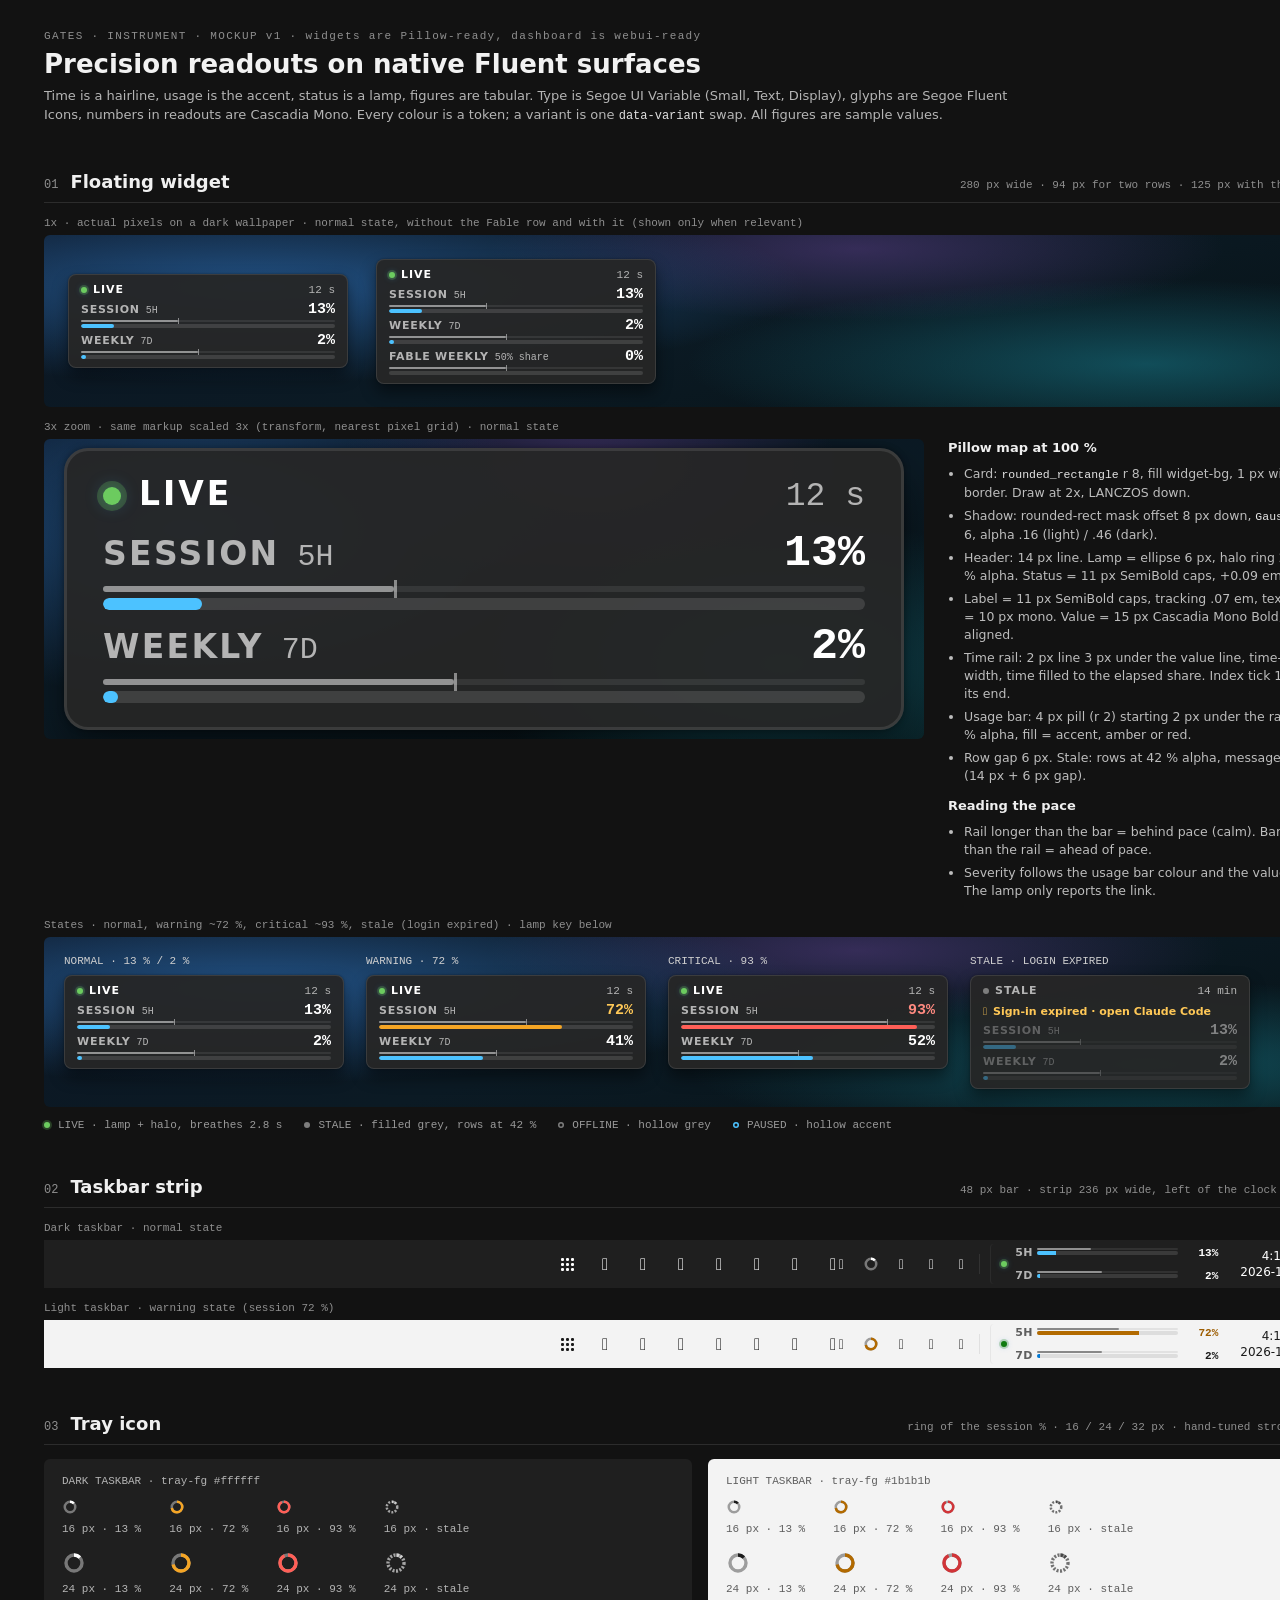
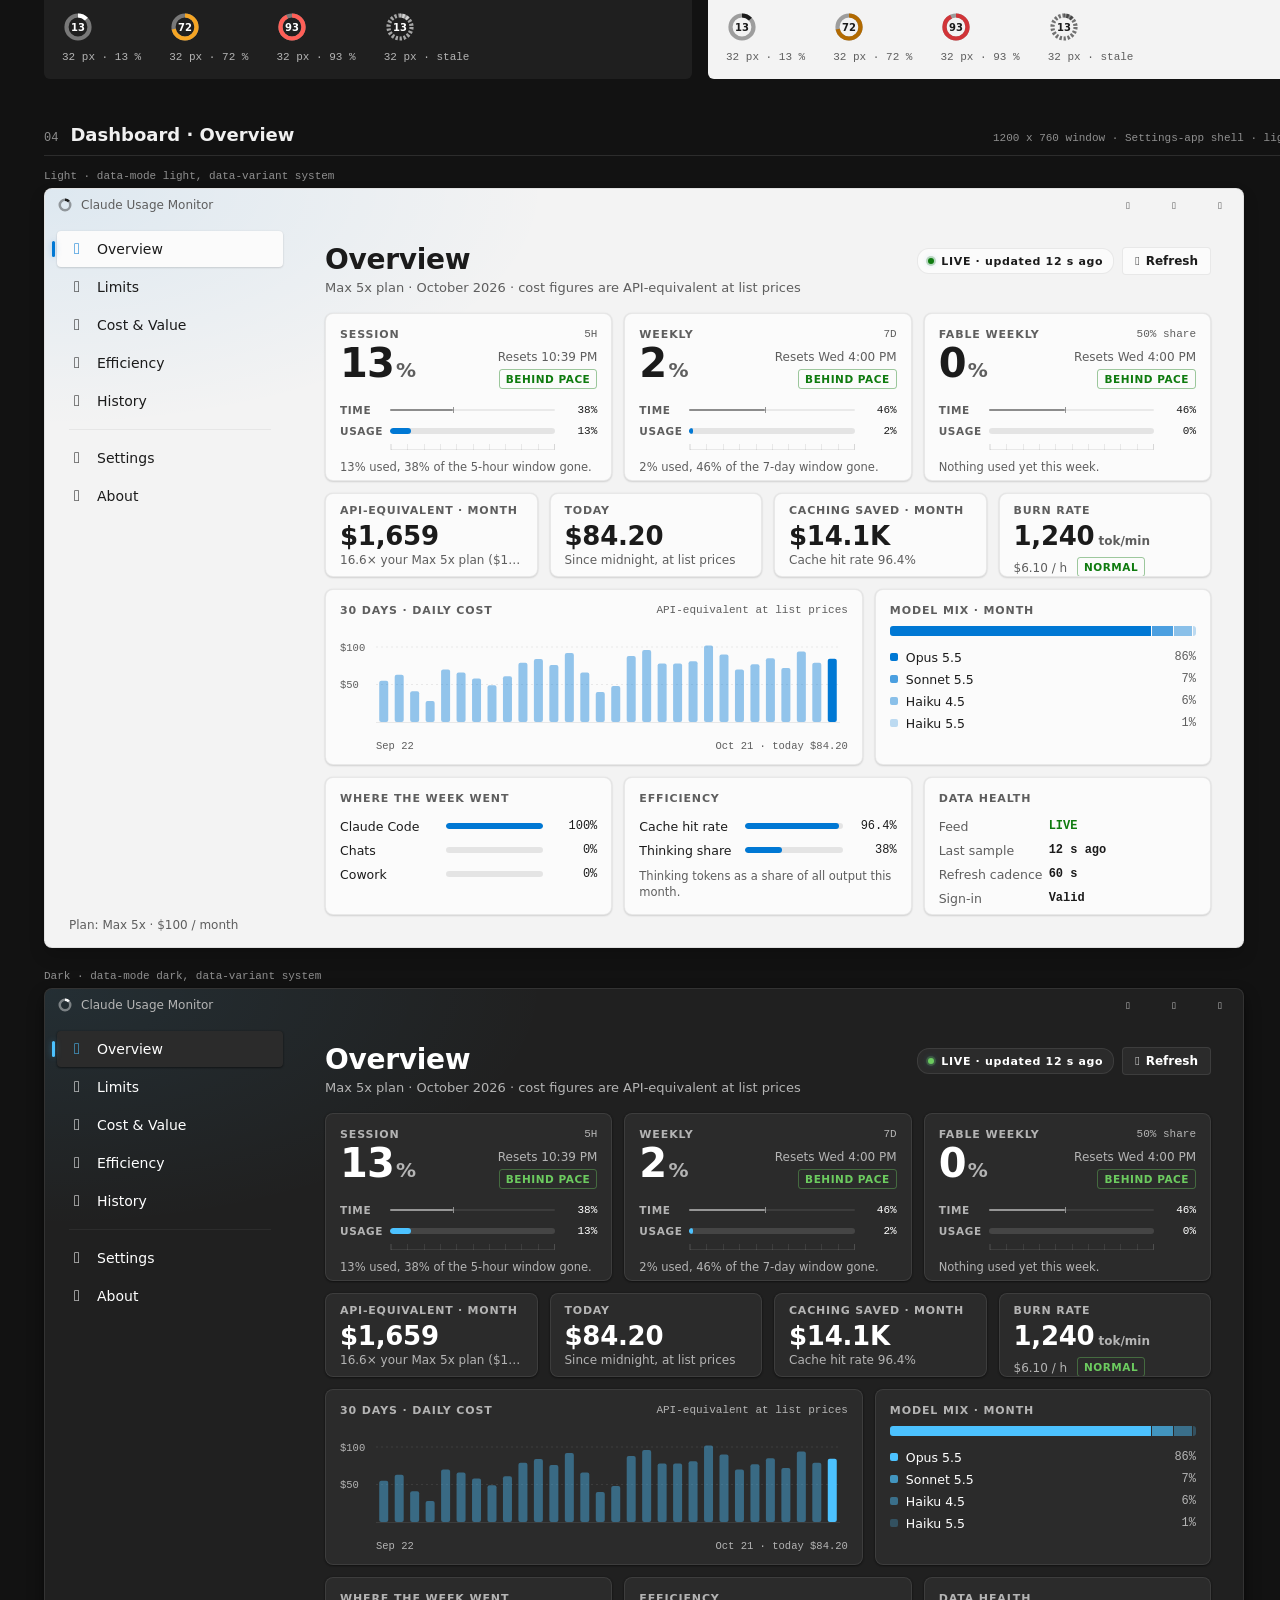
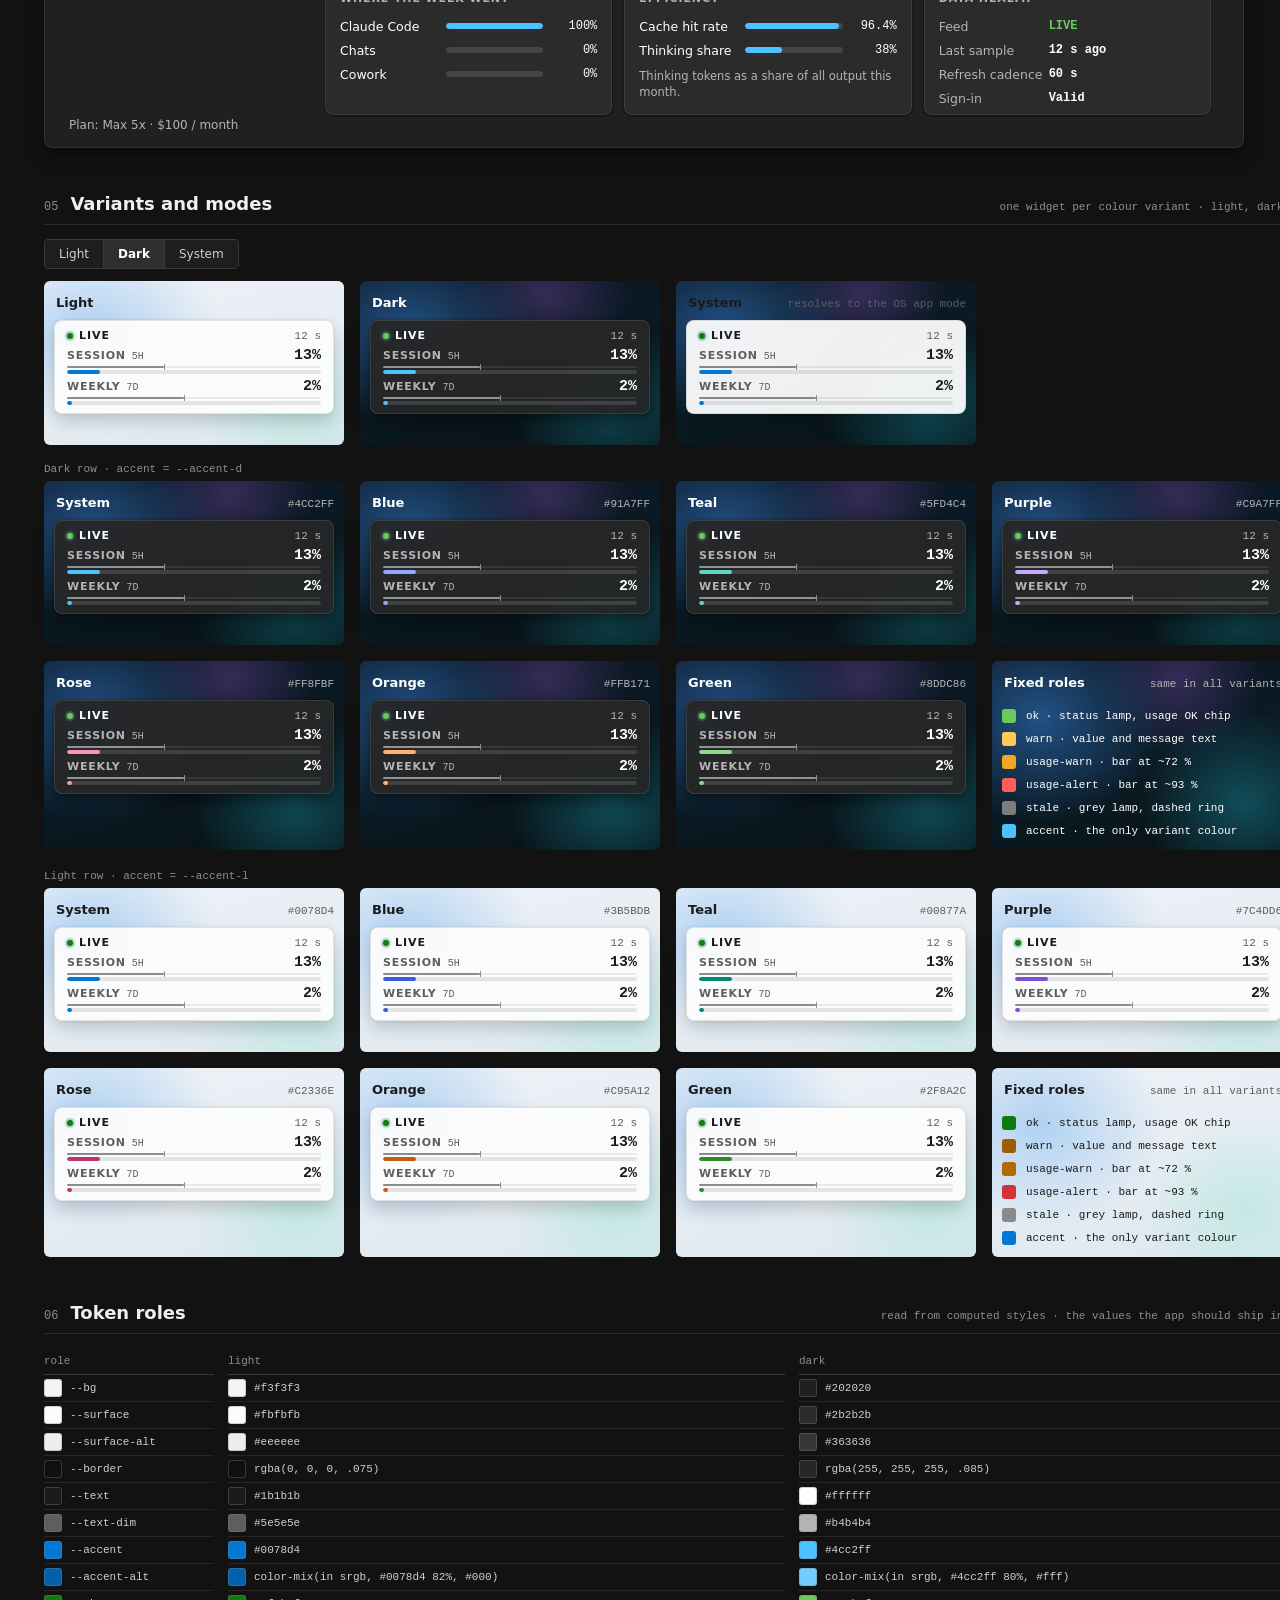
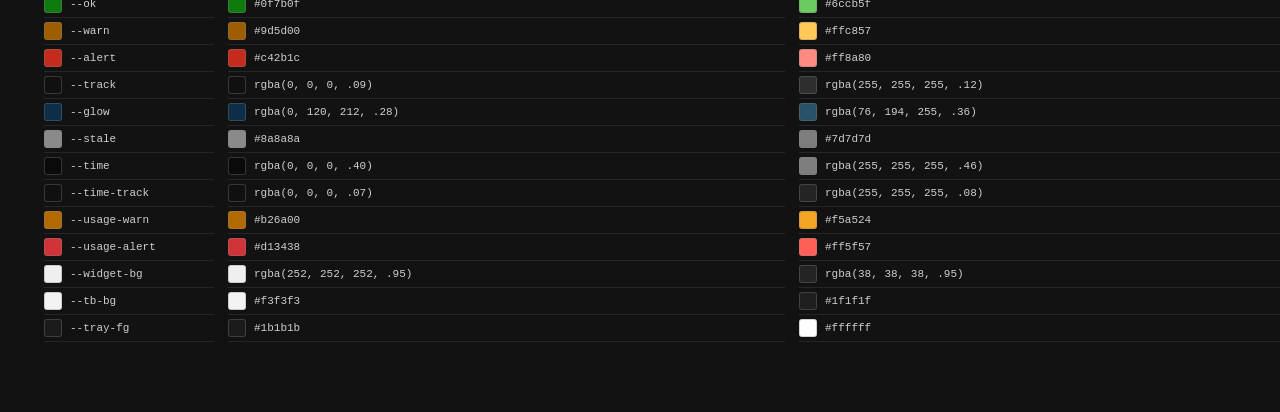
<file: design/mockups/gates/instrument.html>
<!doctype html>
<html lang="en">
<head>
<meta charset="utf-8">
<meta name="viewport" content="width=device-width, initial-scale=1">
<title>Gates · Instrument mockup</title>
<style>
/* ============================================================================
   1. TOKENS  (app CSS starts here: lift sections 1-5 into webui/themes/gates.css)
   Role names follow the theme JSON roles in docs/UI_ARCHITECTURE.md > Themes:
   bg surface surface-alt border border-dim text text-bright text-dim accent
   accent-alt ok warn alert track glow stale.
   Extras used by the widgets and the Pillow skin: time time-track usage-warn
   usage-alert widget-bg widget-border tb-bg tray-fg, plus shape and font tokens.
   VARIANT SWAP: put data-mode and data-variant on the same surface element.
   Mode "system" is resolved to light or dark by the host (JS here, Win32 in app).
   ============================================================================ */
:root {
  --accent-l: #0078d4;           /* variant: accent for light mode  (System accent = Windows default blue) */
  --accent-d: #4cc2ff;           /* variant: accent for dark mode   */
  --r-card: 8px;                 /* window + cards */
  --r-control: 4px;              /* buttons, nav items, chips */
  --r-bar: 2px;                  /* widget bars */
  --widget-w: 280px;
  --bar-h: 4px;
  --font-text: "Segoe UI Variable Text", "Segoe UI", system-ui, sans-serif;
  --font-small: "Segoe UI Variable Small", "Segoe UI Variable Text", "Segoe UI", system-ui, sans-serif;
  --font-display: "Segoe UI Variable Display", "Segoe UI Variable Text", "Segoe UI", system-ui, sans-serif;
  --font-mono: "Cascadia Mono", Consolas, "Courier New", monospace;
  --font-icon: "Segoe Fluent Icons", "Segoe MDL2 Assets", sans-serif;
}

/* light (default) */
:root, [data-mode="light"] {
  color-scheme: light;
  --accent: var(--accent-l);
  --accent-alt: color-mix(in srgb, var(--accent) 82%, #000);
  --bg: #f3f3f3;
  --surface: #fbfbfb;
  --surface-alt: #eeeeee;
  --border: rgba(0, 0, 0, .075);
  --border-dim: rgba(0, 0, 0, .055);
  --text: #1b1b1b;
  --text-bright: #000000;
  --text-dim: #5e5e5e;
  --ok: #0f7b0f;
  --warn: #9d5d00;
  --alert: #c42b1c;
  --stale: #8a8a8a;
  --track: rgba(0, 0, 0, .09);
  --glow: rgba(0, 120, 212, .28);
  --time: rgba(0, 0, 0, .40);
  --time-track: rgba(0, 0, 0, .07);
  --usage-warn: #b26a00;
  --usage-alert: #d13438;
  --widget-bg: rgba(252, 252, 252, .95);
  --widget-border: rgba(0, 0, 0, .10);
  --shadow-2: 0 1px 2px rgba(0, 0, 0, .12), 0 0 2px rgba(0, 0, 0, .08);
  --shadow-8: 0 4px 8px rgba(0, 0, 0, .12), 0 0 2px rgba(0, 0, 0, .10);
  --shadow-16: 0 8px 16px rgba(0, 0, 0, .16), 0 0 2px rgba(0, 0, 0, .12);
  --tb-bg: #f3f3f3;
  --tb-hover: rgba(0, 0, 0, .06);
  --tray-fg: #1b1b1b;
}

/* dark */
[data-mode="dark"] {
  color-scheme: dark;
  --accent: var(--accent-d);
  --accent-alt: color-mix(in srgb, var(--accent) 80%, #fff);
  --bg: #202020;
  --surface: #2b2b2b;
  --surface-alt: #363636;
  --border: rgba(255, 255, 255, .085);
  --border-dim: rgba(255, 255, 255, .055);
  --text: #ffffff;
  --text-bright: #ffffff;
  --text-dim: #b4b4b4;
  --ok: #6ccb5f;
  --warn: #ffc857;
  --alert: #ff8a80;
  --stale: #7d7d7d;
  --track: rgba(255, 255, 255, .12);
  --glow: rgba(76, 194, 255, .36);
  --time: rgba(255, 255, 255, .46);
  --time-track: rgba(255, 255, 255, .08);
  --usage-warn: #f5a524;
  --usage-alert: #ff5f57;
  --widget-bg: rgba(38, 38, 38, .95);
  --widget-border: rgba(255, 255, 255, .10);
  --shadow-2: 0 1px 2px rgba(0, 0, 0, .40), 0 0 2px rgba(0, 0, 0, .30);
  --shadow-8: 0 4px 8px rgba(0, 0, 0, .40), 0 0 2px rgba(0, 0, 0, .35);
  --shadow-16: 0 8px 16px rgba(0, 0, 0, .46), 0 0 2px rgba(0, 0, 0, .40);
  --tb-bg: #1f1f1f;
  --tb-hover: rgba(255, 255, 255, .08);
  --tray-fg: #ffffff;
}

/* colour variants: the only tokens a variant changes */
[data-variant="system"] { --accent-l: #0078d4; --accent-d: #4cc2ff; }
[data-variant="blue"]   { --accent-l: #3b5bdb; --accent-d: #91a7ff; }
[data-variant="teal"]   { --accent-l: #00877a; --accent-d: #5fd4c4; }
[data-variant="purple"] { --accent-l: #7c4dd6; --accent-d: #c9a7ff; }
[data-variant="rose"]   { --accent-l: #c2336e; --accent-d: #ff8fbf; }
[data-variant="orange"] { --accent-l: #c95a12; --accent-d: #ffb171; }
[data-variant="green"]  { --accent-l: #2f8a2c; --accent-d: #8ddc86; }

/* ============================================================================
   2. COMPONENTS  (Pillow map in the notes beside section 01)
   ============================================================================ */
.surface { color: var(--text); font-family: var(--font-text); }
.ic { font-family: var(--font-icon); font-style: normal; font-weight: 400; line-height: 1; display: inline-block; }
.lamp { display: inline-block; flex: none; width: 6px; height: 6px; border-radius: 50%; background: var(--ok);
        box-shadow: 0 0 0 2px color-mix(in srgb, var(--ok) 24%, transparent), 0 0 6px var(--glow); }
.lamp.stale { background: var(--stale); box-shadow: none; }
.lamp.offline { background: transparent; box-shadow: inset 0 0 0 1.5px var(--stale); }
.lamp.paused { background: transparent; box-shadow: inset 0 0 0 1.5px var(--accent); }

/* ---- 2a. floating widget: 280 wide, 8 radius, 1 px border, 8/12 padding ---- */
.gw { --usage: var(--accent); box-sizing: border-box; position: relative; width: var(--widget-w);
      padding: 8px 12px; border-radius: var(--r-card); background: var(--widget-bg);
      border: 1px solid var(--widget-border); box-shadow: var(--shadow-16); color: var(--text);
      font-family: var(--font-text); }
.gw-head { display: flex; align-items: center; gap: 6px; height: 14px; margin-bottom: 6px; }
.gw[data-link="live"] .gw-head .lamp { animation: lamp-breathe 2.8s ease-out infinite; }
.gw-status { font-family: var(--font-small); font-size: 11px; font-weight: 600; letter-spacing: .09em; line-height: 14px; }
.gw-age { margin-left: auto; font-family: var(--font-mono); font-size: 11px; line-height: 14px; color: var(--text-dim); }
.gw-msg { display: flex; align-items: center; gap: 6px; height: 14px; margin: 0 0 6px; font-family: var(--font-small);
          font-size: 11px; font-weight: 600; color: var(--warn); }
.gw-msg .ic { font-size: 11px; }
.gw-row + .gw-row { margin-top: 6px; }
.gw-meta { display: flex; align-items: baseline; gap: 6px; height: 14px; }
.gw-label { font-family: var(--font-small); font-size: 11px; font-weight: 600; letter-spacing: .07em; text-transform: uppercase; color: var(--text-dim); }
.gw-win { font-family: var(--font-mono); font-size: 10px; line-height: 14px; color: var(--text-dim); }
.gw-pct { margin-left: auto; font-family: var(--font-mono); font-size: 15px; font-weight: 700; line-height: 14px; color: var(--text); font-variant-numeric: tabular-nums; }
/* time rail: neutral hairline = share of the window already gone; index tick at its end */
.gw-time { position: relative; height: 2px; margin-top: 3px; border-radius: 1px; background: var(--time-track); }
.gw-time i { position: absolute; left: 0; top: 0; bottom: 0; width: var(--t); border-radius: 1px; background: var(--time); }
.gw-time i::after { content: ""; position: absolute; right: -1px; top: -2px; width: 1px; height: 6px; background: var(--time); }
/* usage bar: accent by default, amber / red by severity */
.gw-bar { position: relative; height: var(--bar-h); margin-top: 2px; border-radius: var(--r-bar); background: var(--track); overflow: hidden; }
.gw-bar i { position: absolute; left: 0; top: 0; bottom: 0; width: var(--v); border-radius: var(--r-bar); background: var(--usage); }
.gw-row[data-sev="warn"] { --usage: var(--usage-warn); }
.gw-row[data-sev="warn"] .gw-pct { color: var(--warn); }
.gw-row[data-sev="crit"] { --usage: var(--usage-alert); }
.gw-row[data-sev="crit"] .gw-pct { color: var(--alert); }
.gw[data-link="stale"] .gw-row { opacity: .42; }
.gw[data-link="stale"] .gw-status, .gw[data-link="offline"] .gw-status { color: var(--text-dim); }
.gw:not([data-link="stale"]) .gw-msg { display: none; }
.gw[data-link="offline"] .gw-row { opacity: .6; }
@keyframes lamp-breathe {
  0%   { box-shadow: 0 0 0 0 color-mix(in srgb, var(--ok) 46%, transparent), 0 0 6px var(--glow); }
  70%, 100% { box-shadow: 0 0 0 4px transparent, 0 0 6px var(--glow); }
}

/* ---- 2b. taskbar strip: 48 px bar, two compact rows, blends into the taskbar ---- */
.tb-strip { --usage: var(--accent); display: flex; align-items: center; gap: 8px; box-sizing: border-box;
            width: 236px; height: 40px; margin: 0 4px 0 6px; padding: 0 8px 0 10px; border-radius: var(--r-control);
            border-left: 1px solid var(--border-dim); }
.tb-rows { flex: 1; display: grid; gap: 9px; }
.tb-row { display: grid; grid-template-columns: 16px 1fr 34px; align-items: center; gap: 6px; height: 14px; }
.tb-row[data-sev="warn"] { --usage: var(--usage-warn); }
.tb-row[data-sev="warn"] .tb-pct { color: var(--warn); }
.tb-k { font-family: var(--font-small); font-size: 11px; font-weight: 600; letter-spacing: .04em; color: var(--text-dim); }
.tb-cell { position: relative; height: 4px; }
.tb-time { position: absolute; left: 0; right: 0; top: -3px; height: 2px; border-radius: 1px; background: var(--time-track); }
.tb-time i { position: absolute; left: 0; top: 0; bottom: 0; width: var(--t); border-radius: 1px; background: var(--time); }
.tb-trk { position: absolute; inset: 0; border-radius: var(--r-bar); background: var(--track); overflow: hidden; }
.tb-trk i { position: absolute; left: 0; top: 0; bottom: 0; width: var(--v); background: var(--usage); }
.tb-pct { font-family: var(--font-mono); font-size: 11px; font-weight: 700; text-align: right; color: var(--text); }

/* ---- 2c. tray ring: ring of the session %, hand-tuned stroke per size ---- */
.ring { display: block; overflow: visible; }
.ring-slot { display: inline-flex; align-items: center; line-height: 0; }
.ring .rg-track { fill: none; stroke: var(--tray-fg); stroke-opacity: .40; }
.ring .rg-arc { fill: none; stroke: var(--tray-arc, var(--tray-fg)); }
.ring .rg-num { font-family: var(--font-small); font-size: 10px; font-weight: 600; fill: var(--tray-fg); }
.ring-16 .rg-track, .ring-16 .rg-arc { stroke-width: 2.5; }
.ring-24 .rg-track, .ring-24 .rg-arc { stroke-width: 3.4; }
.ring-32 .rg-track, .ring-32 .rg-arc { stroke-width: 4.2; }
.ring.stale .rg-arc { stroke-opacity: .5; }
.ring-16.stale .rg-track { stroke-dasharray: 6 4.5; stroke-opacity: .6; }
.ring-24.stale .rg-track { stroke-dasharray: 4 3; stroke-opacity: .6; }
.ring-32.stale .rg-track { stroke-dasharray: 3.2 2.4; stroke-opacity: .6; }

/* ---- 2d. dashboard (Settings-style shell, 1200 x 760 window) ---- */
.win { position: relative; box-sizing: border-box; width: 1200px; height: 760px; overflow: hidden;
       border-radius: var(--r-card); background: var(--bg); border: 1px solid var(--border);
       box-shadow: var(--shadow-16); color: var(--text); font-family: var(--font-text); }
.win::before { content: ""; position: absolute; inset: 0; pointer-events: none;
               background: radial-gradient(720px 340px at 0% 0%, color-mix(in srgb, var(--accent) 9%, transparent), transparent 70%); }
.win > * { position: relative; }
.win-cap { display: flex; align-items: center; height: 32px; padding-left: 12px; font-size: 12px; color: var(--text-dim); }
.win-cap .ring { margin-right: 8px; }
.cap-btns { margin-left: auto; display: flex; height: 32px; }
.cap-btns span { width: 46px; display: flex; align-items: center; justify-content: center; font-family: var(--font-icon); font-size: 10px; color: var(--text); }
.win-body { display: grid; grid-template-columns: 248px 1fr; height: 726px; }

.nav { display: flex; flex-direction: column; gap: 2px; padding: 10px 10px 14px 12px; }
.nav-item { position: relative; display: flex; align-items: center; gap: 12px; height: 36px; padding: 0 12px;
            border-radius: var(--r-control); font-size: 14px; color: var(--text); }
.nav-item .ic { width: 16px; font-size: 16px; text-align: center; color: var(--text); }
.nav-item:hover { background: var(--surface-alt); }
.nav-item[aria-current="page"] { background: var(--surface); box-shadow: var(--shadow-2); }
.nav-item[aria-current="page"]::before { content: ""; position: absolute; left: -5px; top: 10px; width: 3px; height: 16px;
            border-radius: 2px; background: var(--accent); box-shadow: 0 0 6px var(--glow); }
.nav-item[aria-current="page"] .ic { color: var(--accent); }
.nav-sep { height: 1px; margin: 8px 12px; background: var(--border-dim); }
.nav-foot { margin-top: auto; padding: 0 12px; font-size: 12px; line-height: 16px; color: var(--text-dim); }

.main { display: flex; flex-direction: column; min-width: 0; padding: 22px 32px 0; }
.pagehead { display: flex; align-items: flex-start; justify-content: space-between; height: 56px; margin-bottom: 14px; }
.pagehead h1 { margin: 0; font-family: var(--font-display); font-size: 28px; line-height: 34px; font-weight: 600; letter-spacing: -.01em; }
.pagehead p { margin: 2px 0 0; font-size: 13px; line-height: 18px; color: var(--text-dim); }
.pagehead-r { display: flex; align-items: center; gap: 8px; padding-top: 4px; }
.pill { display: inline-flex; align-items: center; gap: 7px; height: 24px; padding: 0 10px; border-radius: 12px;
        background: var(--surface); border: 1px solid var(--border); font-family: var(--font-small); font-size: 11px;
        font-weight: 600; letter-spacing: .06em; }
.btn { display: inline-flex; align-items: center; gap: 6px; height: 28px; padding: 0 12px; border-radius: var(--r-control);
       border: 1px solid var(--border); background: var(--surface); color: var(--text); font: 600 12px/1 var(--font-text); }
.btn .ic { font-size: 12px; }

.row { display: grid; gap: 12px; }
.row-limits { grid-template-columns: repeat(3, minmax(0, 1fr)); height: 168px; }
.row-kpi { grid-template-columns: repeat(4, minmax(0, 1fr)); height: 84px; margin-top: 12px; }
.row-chart { grid-template-columns: 1.6fr 1fr; height: 176px; margin-top: 12px; }
.row-misc { grid-template-columns: repeat(3, minmax(0, 1fr)); height: 138px; margin-top: 12px; }

.card { position: relative; box-sizing: border-box; min-width: 0; overflow: hidden; padding: 12px 14px;
        background: var(--surface); border: 1px solid var(--border); border-radius: var(--r-card); box-shadow: var(--shadow-2); }
.card-h { display: flex; align-items: center; gap: 8px; height: 16px; margin-bottom: 8px; font-family: var(--font-small);
          font-size: 11px; font-weight: 600; letter-spacing: .08em; text-transform: uppercase; color: var(--text-dim); }
.card-h .tag { margin-left: auto; font-family: var(--font-mono); font-size: 11px; font-weight: 400; letter-spacing: 0;
               text-transform: none; color: var(--text-dim); }
.chip { display: inline-flex; align-items: center; height: 18px; padding: 0 6px; border-radius: 3px; border: 1px solid var(--border);
        font-family: var(--font-small); font-size: 10.5px; font-weight: 600; letter-spacing: .05em; color: var(--text-dim); white-space: nowrap; }
.chip.ok { color: var(--ok); border-color: color-mix(in srgb, var(--ok) 40%, transparent); }
.chip.warn { color: var(--warn); border-color: color-mix(in srgb, var(--warn) 50%, transparent); }

/* limit card: value, reset, then a two-lane instrument (time lane over usage lane) with a 10 % scale */
.lim-top { display: flex; align-items: flex-end; gap: 10px; height: 40px; }
.lim-pct { font-family: var(--font-display); font-size: 40px; line-height: 40px; font-weight: 600; letter-spacing: -.02em;
           font-variant-numeric: tabular-nums; }
.lim-pct small { font-size: 20px; font-weight: 600; margin-left: 2px; color: var(--text-dim); }
.lim-side { margin-left: auto; display: flex; flex-direction: column; align-items: flex-end; gap: 5px; font-size: 12px; color: var(--text-dim); }
.lim-side .chip { margin-bottom: 1px; }
.gauge { display: grid; gap: 5px; margin-top: 12px; }
.g-row { display: grid; grid-template-columns: 42px 1fr 34px; align-items: center; gap: 8px; height: 16px; }
.g-k { font-family: var(--font-small); font-size: 10.5px; font-weight: 600; letter-spacing: .06em; text-transform: uppercase; color: var(--text-dim); }
.g-v { font-family: var(--font-mono); font-size: 11px; text-align: right; font-variant-numeric: tabular-nums; }
.g-tr { position: relative; height: 6px; border-radius: 3px; background: var(--track); overflow: hidden; }
.g-tr i { position: absolute; left: 0; top: 0; bottom: 0; width: var(--w); border-radius: 3px; background: var(--accent); }
.g-tr.t { height: 2px; border-radius: 1px; background: var(--time-track); overflow: visible; }
.g-tr.t i { border-radius: 1px; background: var(--time); }
.g-tr.t i::after { content: ""; position: absolute; right: -1px; top: -2px; width: 1px; height: 6px; background: var(--time); }
.g-scale { height: 5px; margin: 0 42px 0 50px; border: 1px solid var(--border); border-top: 0;
           background: repeating-linear-gradient(90deg, var(--border) 0 1px, transparent 1px 10%); }
.lim-note { margin: 9px 0 0; font-size: 11.5px; line-height: 16px; color: var(--text-dim); }

/* kpi tiles */
.tile { padding: 10px 14px; }
.tile-k { font-family: var(--font-small); font-size: 11px; font-weight: 600; letter-spacing: .07em; text-transform: uppercase; color: var(--text-dim); line-height: 14px; }
.tile-v { margin-top: 4px; font-family: var(--font-display); font-size: 26px; line-height: 28px; font-weight: 600; letter-spacing: -.01em; font-variant-numeric: tabular-nums; }
.tile-v small { margin-left: 4px; font-size: 12px; font-weight: 600; letter-spacing: 0; color: var(--text-dim); }
.tile-s { margin-top: 2px; font-size: 12px; line-height: 16px; color: var(--text-dim); white-space: nowrap; overflow: hidden; text-overflow: ellipsis; }
.tile-s .chip { margin-left: 6px; vertical-align: 1px; }

/* chart + mix + rows */
.chart-svg { display: block; width: 100%; height: 112px; margin-top: 2px; }
.axis { display: flex; justify-content: space-between; margin: 2px 0 0 36px; font-family: var(--font-mono); font-size: 10.5px; color: var(--text-dim); }
.mix { display: flex; gap: 1px; height: 10px; margin-top: 2px; border-radius: 3px; overflow: hidden; }
.mix i:nth-child(1) { flex: 86 0 0; background: var(--accent); }
.mix i:nth-child(2) { flex: 7 0 0; background: color-mix(in srgb, var(--accent) 70%, var(--surface)); }
.mix i:nth-child(3) { flex: 6 0 0; background: color-mix(in srgb, var(--accent) 45%, var(--surface)); }
.mix i:nth-child(4) { flex: 1 0 0; background: color-mix(in srgb, var(--accent) 25%, var(--surface)); }
.leg { display: grid; grid-template-columns: 8px 1fr auto; align-items: center; gap: 8px; height: 22px; font-size: 12.5px; }
.leg i { width: 8px; height: 8px; border-radius: 2px; }
.leg b { font-family: var(--font-mono); font-weight: 400; font-size: 12px; color: var(--text-dim); }
.hrow { display: grid; grid-template-columns: 96px 1fr 44px; align-items: center; gap: 10px; height: 24px; font-size: 12.5px; }
.hrow b { font-family: var(--font-mono); font-weight: 400; font-size: 12px; text-align: right; color: var(--text); }
.hbar { height: 6px; border-radius: 3px; background: var(--track); overflow: hidden; }
.hbar i { display: block; height: 100%; width: var(--v); border-radius: 3px; background: var(--accent); }
.dot-ok { color: var(--ok); }
.kv { display: grid; grid-template-columns: 110px 1fr; align-items: center; height: 24px; font-size: 12.5px; }
.kv span:first-child { color: var(--text-dim); }
.kv b { font-weight: 600; font-family: var(--font-mono); font-size: 12px; }
.btn.primary { background: var(--accent); border-color: transparent; color: #fff; }
[data-mode="dark"] .btn.primary { color: #000; }

/* ---- 2e. shared small helpers used by the mock only ---- */
.wall-dark { background:
  radial-gradient(60% 80% at 16% 30%, rgba(38, 92, 150, .85), rgba(38, 92, 150, 0) 70%),
  radial-gradient(50% 70% at 84% 75%, rgba(20, 96, 110, .75), rgba(20, 96, 110, 0) 70%),
  radial-gradient(40% 60% at 62% 8%, rgba(88, 60, 130, .55), rgba(88, 60, 130, 0) 70%),
  linear-gradient(165deg, #0c1624 0%, #0b1a24 50%, #071215 100%); }
.wall-light { background:
  radial-gradient(60% 80% at 16% 30%, rgba(170, 206, 242, .9), rgba(170, 206, 242, 0) 70%),
  radial-gradient(50% 70% at 84% 75%, rgba(186, 232, 224, .75), rgba(186, 232, 224, 0) 70%),
  linear-gradient(165deg, #eef2f7 0%, #e6edf3 50%, #dde7ee 100%); }

@media (prefers-reduced-motion: reduce) {
  *, *::before, *::after { animation: none !important; transition: none !important; }
}

/* ============================================================================
   3. MOCK SHEET  (presentation only, not app CSS)
   ============================================================================ */
body { margin: 0; background: #121212; }
.sheet { width: 1400px; box-sizing: border-box; margin: 0 auto; padding: 30px 44px 70px; color: #d7d7d7; font-family: "Segoe UI Variable Text", "Segoe UI", system-ui, sans-serif; }
.kicker { margin: 0; font-family: var(--font-mono); font-size: 11px; letter-spacing: .12em; color: #8f8f8f; }
.sheet > header h1 { margin: 6px 0 6px; font: 600 26px/32px "Segoe UI Variable Display", "Segoe UI", system-ui, sans-serif; color: #f2f2f2; }
.lede { margin: 0; max-width: 1000px; font-size: 13px; line-height: 19px; color: #b5b5b5; }
.lede code { font-family: var(--font-mono); font-size: 12px; color: #e0e0e0; }
.sec { margin-top: 44px; }
.sec-h { display: flex; align-items: baseline; gap: 12px; padding-bottom: 8px; margin-bottom: 14px; border-bottom: 1px solid #2c2c2c; }
.sec-h b { font-family: var(--font-mono); font-weight: 400; font-size: 12px; color: #8f8f8f; }
.sec-h h2 { margin: 0; font: 600 18px/24px "Segoe UI Variable Display", "Segoe UI", system-ui, sans-serif; color: #f0f0f0; }
.sec-h span { margin-left: auto; font-family: var(--font-mono); font-size: 11px; color: #8f8f8f; }
.cap { margin: 14px 0 6px; font-family: var(--font-mono); font-size: 11px; color: #8f8f8f; }
.wall { box-sizing: border-box; border-radius: 6px; }
.wall-1x { display: flex; align-items: center; gap: 28px; height: 172px; padding: 18px 24px; }
.zoom-row { display: flex; gap: 24px; align-items: flex-start; }
.zoom-box { position: relative; width: 880px; height: 300px; overflow: hidden; flex: none; }
.zoom-inner { position: absolute; left: 0; top: 0; transform-origin: 0 0; transform: translate(20px, 9px) scale(3); }
.spec { flex: 1; min-width: 0; font-size: 12.5px; line-height: 18px; color: #bdbdbd; }
.spec h3 { margin: 0 0 8px; font: 600 13px/18px "Segoe UI Variable Text", "Segoe UI", system-ui, sans-serif; color: #efefef; }
.spec ul { margin: 0; padding-left: 16px; }
.spec li { margin-bottom: 5px; }
.spec code { font-family: var(--font-mono); font-size: 11.5px; color: #e6e6e6; }
.states { display: flex; gap: 22px; padding: 18px 20px; align-items: flex-start; }
.states figure { margin: 0; }
.states figcaption { margin: 0 0 8px; font-family: var(--font-mono); font-size: 11px; color: #cfcfcf; }
.key { display: flex; gap: 22px; align-items: center; margin-top: 12px; font-family: var(--font-mono); font-size: 11px; color: #9a9a9a; }
.key span { display: inline-flex; align-items: center; gap: 8px; }
.kl { display: inline-block; width: 6px; height: 6px; border-radius: 50%; }

.tb-wrap { position: relative; }
.taskbar { position: relative; box-sizing: border-box; width: 100%; height: 48px; overflow: hidden;
           background: var(--tb-bg); color: var(--text); font-family: var(--font-text); }
.tb-center { position: absolute; left: 50%; top: 0; height: 48px; transform: translateX(-50%); display: flex; align-items: center; gap: 2px; }
.tb-btn { display: inline-flex; align-items: center; justify-content: center; width: 36px; height: 40px; border-radius: var(--r-control); color: var(--text); }
.tb-btn .ic { font-size: 17px; }
.tb-btn.sm { width: 28px; }
.tb-btn.sm .ic { font-size: 14px; }
.tb-launch { width: 14px; height: 14px; background: radial-gradient(circle, var(--text) 1.3px, transparent 1.7px) 0 0 / 5px 5px; }
.tb-tray { position: absolute; right: 0; top: 0; height: 48px; display: flex; align-items: center; gap: 2px; padding-right: 6px; }
.tb-clock { padding: 0 10px 0 8px; text-align: right; font-size: 12px; line-height: 16px; white-space: nowrap; }
.tb-sep { width: 1px; height: 20px; background: var(--border); margin: 0 2px; }

.tray-board { display: grid; grid-template-columns: 1fr 1fr; gap: 16px; }
.tray-tile { box-sizing: border-box; padding: 16px 18px; border-radius: 6px; background: var(--tb-bg); color: var(--text); font-family: var(--font-text); }
.tray-row { display: flex; align-items: flex-end; gap: 28px; margin-bottom: 16px; }
.tray-row:last-child { margin-bottom: 0; }
.tray-cell { display: flex; flex-direction: column; align-items: flex-start; gap: 8px; font-family: var(--font-mono); font-size: 11px; color: var(--text-dim); }
.tray-cell .ring-slot { display: block; }
.tray-cell.big .ring-slot { display: block; }
.tray-tile .tray-h { margin: 0 0 12px; font-family: var(--font-mono); font-size: 11px; color: var(--text-dim); }

.win-wrap { margin-bottom: 8px; }
.variants { display: grid; grid-template-columns: repeat(4, 300px); gap: 16px; }
.vcell { box-sizing: border-box; padding: 14px 10px 12px; border-radius: 6px; min-height: 164px; }
.vcap { display: flex; align-items: baseline; gap: 10px; margin: 0 0 10px 2px; font-family: var(--font-mono); font-size: 11px; color: #cfcfcf; }
.vcap .vn { font-family: var(--font-small); font-size: 13px; font-weight: 600; color: var(--text); }
.vcap .vh { margin-left: auto; color: var(--text-dim); }
.vcell.legend { display: flex; flex-direction: column; gap: 9px; font-size: 12px; color: var(--text-dim); }
.vcell.legend .sw-row { display: flex; align-items: center; gap: 10px; font-family: var(--font-mono); font-size: 11px; color: var(--text); }
.vcell.legend .sw-row i { width: 14px; height: 14px; border-radius: 3px; flex: none; }
.mode-row { display: grid; grid-template-columns: repeat(3, 300px); gap: 16px; margin-bottom: 18px; }
.seg { display: inline-flex; height: 28px; border-radius: 4px; border: 1px solid #3a3a3a; overflow: hidden; margin-bottom: 12px; font-family: var(--font-text); font-size: 12px; }
.seg span { display: flex; align-items: center; padding: 0 14px; color: #d0d0d0; background: #1e1e1e; border-right: 1px solid #3a3a3a; }
.seg span:last-child { border-right: 0; }
.seg span.on { background: #2f2f2f; color: #ffffff; font-weight: 600; }

.dash-cap { margin: 0 0 6px; font-family: var(--font-mono); font-size: 11px; color: #8f8f8f; }
.toks { display: grid; grid-template-columns: 170px 1fr 1fr; gap: 0 14px; font-family: var(--font-mono); font-size: 11px; color: #cfcfcf; }
.toks > div { display: flex; align-items: center; gap: 8px; height: 26px; border-bottom: 1px solid #262626; }
.toks > div.h { color: #8f8f8f; border-bottom-color: #3a3a3a; }
.toks .sw { width: 16px; height: 16px; border-radius: 3px; flex: none; border: 1px solid rgba(128, 128, 128, .35); }
.toks .sw-c { display: block; height: 16px; border-radius: 3px; flex: none; width: 16px; }
</style>
</head>
<body>
<main class="sheet">

  <header>
    <p class="kicker">GATES · INSTRUMENT · MOCKUP v1 · widgets are Pillow-ready, dashboard is webui-ready</p>
    <h1>Precision readouts on native Fluent surfaces</h1>
    <p class="lede">Time is a hairline, usage is the accent, status is a lamp, figures are tabular. Type is Segoe UI Variable (Small, Text, Display), glyphs are Segoe Fluent Icons, numbers in readouts are Cascadia Mono. Every colour is a token; a variant is one <code>data-variant</code> swap. All figures are sample values.</p>
  </header>

  <!-- ====================================================================== -->
  <section class="sec" id="sec-float">
    <div class="sec-h"><b>01</b><h2>Floating widget</h2><span>280 px wide · 94 px for two rows · 125 px with the Fable row</span></div>

    <p class="cap">1x · actual pixels on a dark wallpaper · normal state, without the Fable row and with it (shown only when relevant)</p>
    <div class="wall wall-dark wall-1x surface" data-mode="dark" data-variant="system" id="float-1x">
      <div data-gw="normal"></div>
      <div data-gw="fable"></div>
    </div>

    <p class="cap">3x zoom · same markup scaled 3x (transform, nearest pixel grid) · normal state</p>
    <div class="zoom-row">
      <div class="wall wall-dark zoom-box surface" data-mode="dark" data-variant="system" id="float-zoom">
        <div class="zoom-inner"><div data-gw="normal"></div></div>
      </div>
      <aside class="spec">
        <h3>Pillow map at 100 %</h3>
        <ul>
          <li>Card: <code>rounded_rectangle</code> r 8, fill widget-bg, 1 px widget-border. Draw at 2x, LANCZOS down.</li>
          <li>Shadow: rounded-rect mask offset 8 px down, <code>GaussianBlur</code> r 6, alpha .16 (light) / .46 (dark).</li>
          <li>Header: 14 px line. Lamp = ellipse 6 px, halo ring 2 px at 24 % alpha. Status = 11 px SemiBold caps, +0.09 em tracking.</li>
          <li>Label = 11 px SemiBold caps, tracking .07 em, text-dim. Tag = 10 px mono. Value = 15 px Cascadia Mono Bold, right aligned.</li>
          <li>Time rail: 2 px line 3 px under the value line, time-track full width, time filled to the elapsed share. Index tick 1 x 6 px at its end.</li>
          <li>Usage bar: 4 px pill (r 2) starting 2 px under the rail, track 12 % alpha, fill = accent, amber or red.</li>
          <li>Row gap 6 px. Stale: rows at 42 % alpha, message row added (14 px + 6 px gap).</li>
        </ul>
        <h3 style="margin-top:12px">Reading the pace</h3>
        <ul>
          <li>Rail longer than the bar = behind pace (calm). Bar longer than the rail = ahead of pace.</li>
          <li>Severity follows the usage bar colour and the value colour. The lamp only reports the link.</li>
        </ul>
      </aside>
    </div>

    <p class="cap">States · normal, warning ~72 %, critical ~93 %, stale (login expired) · lamp key below</p>
    <div class="wall wall-dark states surface" data-mode="dark" data-variant="system">
      <figure><figcaption>NORMAL · 13 % / 2 %</figcaption><div data-gw="normal"></div></figure>
      <figure><figcaption>WARNING · 72 %</figcaption><div data-gw="warn"></div></figure>
      <figure><figcaption>CRITICAL · 93 %</figcaption><div data-gw="crit"></div></figure>
      <figure><figcaption>STALE · LOGIN EXPIRED</figcaption><div data-gw="stale"></div></figure>
    </div>
    <div class="key">
      <span><i class="kl" style="background:#6ccb5f;box-shadow:0 0 0 2px rgba(108,203,95,.24)"></i>LIVE · lamp + halo, breathes 2.8 s</span>
      <span><i class="kl" style="background:#7d7d7d"></i>STALE · filled grey, rows at 42 %</span>
      <span><i class="kl" style="box-shadow:inset 0 0 0 1.5px #7d7d7d"></i>OFFLINE · hollow grey</span>
      <span><i class="kl" style="box-shadow:inset 0 0 0 1.5px #4cc2ff"></i>PAUSED · hollow accent</span>
    </div>
  </section>

  <!-- ====================================================================== -->
  <section class="sec" id="sec-taskbar">
    <div class="sec-h"><b>02</b><h2>Taskbar strip</h2><span>48 px bar · strip 236 px wide, left of the clock · 5H and 7D</span></div>

    <p class="cap">Dark taskbar · normal state</p>
    <div class="tb-wrap">
      <div class="taskbar surface" id="tb-dark" data-mode="dark" data-variant="system">
        <div class="tb-center">
          <span class="tb-btn"><span class="tb-launch"></span></span>
          <span class="tb-btn"><i class="ic">&#xE721;</i></span>
          <span class="tb-btn"><i class="ic">&#xE7C4;</i></span>
          <span class="tb-btn"><i class="ic">&#xE8B7;</i></span>
          <span class="tb-btn"><i class="ic">&#xE774;</i></span>
          <span class="tb-btn"><i class="ic">&#xE756;</i></span>
          <span class="tb-btn"><i class="ic">&#xE787;</i></span>
          <span class="tb-btn"><i class="ic">&#xE715;</i></span>
        </div>
        <div class="tb-tray">
          <span class="tb-btn sm"><i class="ic">&#xE70E;</i></span>
          <span class="ring-slot" data-size="16" data-pct="13" style="display:inline-flex;align-items:center;justify-content:center;width:28px;height:40px"></span>
          <span class="tb-btn sm"><i class="ic">&#xE701;</i></span>
          <span class="tb-btn sm"><i class="ic">&#xE767;</i></span>
          <span class="tb-btn sm"><i class="ic">&#xE83F;</i></span>
          <span class="tb-sep"></span>
          <div data-tbstrip="normal"></div>
          <div class="tb-clock"><div>4:12 PM</div><div>2026-10-21</div></div>
          <span class="tb-btn sm"><i class="ic">&#xE7E7;</i></span>
        </div>
      </div>
    </div>

    <p class="cap">Light taskbar · warning state (session 72 %)</p>
    <div class="tb-wrap">
      <div class="taskbar surface" id="tb-light" data-mode="light" data-variant="system">
        <div class="tb-center">
          <span class="tb-btn"><span class="tb-launch"></span></span>
          <span class="tb-btn"><i class="ic">&#xE721;</i></span>
          <span class="tb-btn"><i class="ic">&#xE7C4;</i></span>
          <span class="tb-btn"><i class="ic">&#xE8B7;</i></span>
          <span class="tb-btn"><i class="ic">&#xE774;</i></span>
          <span class="tb-btn"><i class="ic">&#xE756;</i></span>
          <span class="tb-btn"><i class="ic">&#xE787;</i></span>
          <span class="tb-btn"><i class="ic">&#xE715;</i></span>
        </div>
        <div class="tb-tray">
          <span class="tb-btn sm"><i class="ic">&#xE70E;</i></span>
          <span class="ring-slot" data-size="16" data-pct="72" data-sev="warn" style="display:inline-flex;align-items:center;justify-content:center;width:28px;height:40px"></span>
          <span class="tb-btn sm"><i class="ic">&#xE701;</i></span>
          <span class="tb-btn sm"><i class="ic">&#xE767;</i></span>
          <span class="tb-btn sm"><i class="ic">&#xE83F;</i></span>
          <span class="tb-sep"></span>
          <div data-tbstrip="warn"></div>
          <div class="tb-clock"><div>4:12 PM</div><div>2026-10-21</div></div>
          <span class="tb-btn sm"><i class="ic">&#xE7E7;</i></span>
        </div>
      </div>
    </div>
  </section>

  <!-- ====================================================================== -->
  <section class="sec" id="sec-tray">
    <div class="sec-h"><b>03</b><h2>Tray icon</h2><span>ring of the session % · 16 / 24 / 32 px · hand-tuned stroke per size</span></div>
    <div class="tray-board" id="tray-zoom">
      <div class="tray-tile surface" data-mode="dark" data-variant="system">
        <p class="tray-h">DARK TASKBAR · tray-fg #ffffff</p>
        <div class="tray-row">
          <div class="tray-cell big"><span class="ring-slot" data-size="16" data-pct="13"></span>16 px · 13 %</div>
          <div class="tray-cell big"><span class="ring-slot" data-size="16" data-pct="72" data-sev="warn"></span>16 px · 72 %</div>
          <div class="tray-cell big"><span class="ring-slot" data-size="16" data-pct="93" data-sev="crit"></span>16 px · 93 %</div>
          <div class="tray-cell big"><span class="ring-slot" data-size="16" data-pct="13" data-stale="1"></span>16 px · stale</div>
        </div>
        <div class="tray-row">
          <div class="tray-cell"><span class="ring-slot" data-size="24" data-pct="13"></span>24 px · 13 %</div>
          <div class="tray-cell"><span class="ring-slot" data-size="24" data-pct="72" data-sev="warn"></span>24 px · 72 %</div>
          <div class="tray-cell"><span class="ring-slot" data-size="24" data-pct="93" data-sev="crit"></span>24 px · 93 %</div>
          <div class="tray-cell"><span class="ring-slot" data-size="24" data-pct="13" data-stale="1"></span>24 px · stale</div>
        </div>
        <div class="tray-row">
          <div class="tray-cell"><span class="ring-slot" data-size="32" data-pct="13"></span>32 px · 13 %</div>
          <div class="tray-cell"><span class="ring-slot" data-size="32" data-pct="72" data-sev="warn"></span>32 px · 72 %</div>
          <div class="tray-cell"><span class="ring-slot" data-size="32" data-pct="93" data-sev="crit"></span>32 px · 93 %</div>
          <div class="tray-cell"><span class="ring-slot" data-size="32" data-pct="13" data-stale="1"></span>32 px · stale</div>
        </div>
      </div>
      <div class="tray-tile surface" data-mode="light" data-variant="system">
        <p class="tray-h">LIGHT TASKBAR · tray-fg #1b1b1b</p>
        <div class="tray-row">
          <div class="tray-cell big"><span class="ring-slot" data-size="16" data-pct="13"></span>16 px · 13 %</div>
          <div class="tray-cell big"><span class="ring-slot" data-size="16" data-pct="72" data-sev="warn"></span>16 px · 72 %</div>
          <div class="tray-cell big"><span class="ring-slot" data-size="16" data-pct="93" data-sev="crit"></span>16 px · 93 %</div>
          <div class="tray-cell big"><span class="ring-slot" data-size="16" data-pct="13" data-stale="1"></span>16 px · stale</div>
        </div>
        <div class="tray-row">
          <div class="tray-cell"><span class="ring-slot" data-size="24" data-pct="13"></span>24 px · 13 %</div>
          <div class="tray-cell"><span class="ring-slot" data-size="24" data-pct="72" data-sev="warn"></span>24 px · 72 %</div>
          <div class="tray-cell"><span class="ring-slot" data-size="24" data-pct="93" data-sev="crit"></span>24 px · 93 %</div>
          <div class="tray-cell"><span class="ring-slot" data-size="24" data-pct="13" data-stale="1"></span>24 px · stale</div>
        </div>
        <div class="tray-row">
          <div class="tray-cell"><span class="ring-slot" data-size="32" data-pct="13"></span>32 px · 13 %</div>
          <div class="tray-cell"><span class="ring-slot" data-size="32" data-pct="72" data-sev="warn"></span>32 px · 72 %</div>
          <div class="tray-cell"><span class="ring-slot" data-size="32" data-pct="93" data-sev="crit"></span>32 px · 93 %</div>
          <div class="tray-cell"><span class="ring-slot" data-size="32" data-pct="13" data-stale="1"></span>32 px · stale</div>
        </div>
      </div>
    </div>
  </section>

  <!-- ====================================================================== -->
  <section class="sec" id="sec-dash">
    <div class="sec-h"><b>04</b><h2>Dashboard · Overview</h2><span>1200 x 760 window · Settings-app shell · light and dark</span></div>

    <p class="dash-cap">Light · data-mode light, data-variant system</p>
    <div class="win surface" id="dash-light" data-mode="light" data-variant="system">
      <div class="win-cap"><span class="ring-slot" data-size="16" data-pct="13"></span>Claude Usage Monitor
        <div class="cap-btns"><span>&#xE921;</span><span>&#xE922;</span><span>&#xE8BB;</span></div>
      </div>
      <div class="win-body">
        <nav class="nav">
          <a class="nav-item" aria-current="page"><i class="ic">&#xE80F;</i>Overview</a>
          <a class="nav-item"><i class="ic">&#xE916;</i>Limits</a>
          <a class="nav-item"><i class="ic">&#xE8C7;</i>Cost &amp; Value</a>
          <a class="nav-item"><i class="ic">&#xE945;</i>Efficiency</a>
          <a class="nav-item"><i class="ic">&#xE81C;</i>History</a>
          <div class="nav-sep"></div>
          <a class="nav-item"><i class="ic">&#xE713;</i>Settings</a>
          <a class="nav-item"><i class="ic">&#xE946;</i>About</a>
          <div class="nav-foot">Plan: Max 5x · $100 / month</div>
        </nav>
        <main class="main" data-dash="body"></main>
      </div>
    </div>

    <p class="dash-cap" style="margin-top:22px">Dark · data-mode dark, data-variant system</p>
    <div class="win surface" id="dash-dark" data-mode="dark" data-variant="system">
      <div class="win-cap"><span class="ring-slot" data-size="16" data-pct="13"></span>Claude Usage Monitor
        <div class="cap-btns"><span>&#xE921;</span><span>&#xE922;</span><span>&#xE8BB;</span></div>
      </div>
      <div class="win-body">
        <nav class="nav">
          <a class="nav-item" aria-current="page"><i class="ic">&#xE80F;</i>Overview</a>
          <a class="nav-item"><i class="ic">&#xE916;</i>Limits</a>
          <a class="nav-item"><i class="ic">&#xE8C7;</i>Cost &amp; Value</a>
          <a class="nav-item"><i class="ic">&#xE945;</i>Efficiency</a>
          <a class="nav-item"><i class="ic">&#xE81C;</i>History</a>
          <div class="nav-sep"></div>
          <a class="nav-item"><i class="ic">&#xE713;</i>Settings</a>
          <a class="nav-item"><i class="ic">&#xE946;</i>About</a>
          <div class="nav-foot">Plan: Max 5x · $100 / month</div>
        </nav>
        <main class="main" data-dash="body"></main>
      </div>
    </div>
  </section>

  <!-- ====================================================================== -->
  <section class="sec" id="sec-variants">
    <div class="sec-h"><b>05</b><h2>Variants and modes</h2><span>one widget per colour variant · light, dark and system</span></div>

    <div class="seg"><span>Light</span><span class="on">Dark</span><span>System</span></div>
    <div class="mode-row">
      <div class="vcell wall wall-light surface" data-mode="light" data-variant="system">
        <div class="vcap"><span class="vn">Light</span><span class="vh"></span></div>
        <div data-gw="normal"></div>
      </div>
      <div class="vcell wall wall-dark surface" data-mode="dark" data-variant="system">
        <div class="vcap"><span class="vn">Dark</span><span class="vh"></span></div>
        <div data-gw="normal"></div>
      </div>
      <div class="vcell wall wall-dark surface" data-mode="system" data-mode-pref="system" data-variant="system">
        <div class="vcap"><span class="vn">System</span><span class="vh">resolves to the OS app mode</span></div>
        <div data-gw="normal"></div>
      </div>
    </div>

    <p class="cap">Dark row · accent = --accent-d</p>
    <div class="variants" data-variant-grid="dark"></div>

    <p class="cap" style="margin-top:20px">Light row · accent = --accent-l</p>
    <div class="variants" data-variant-grid="light"></div>
  </section>

  <!-- ====================================================================== -->
  <section class="sec" id="sec-tokens">
    <div class="sec-h"><b>06</b><h2>Token roles</h2><span>read from computed styles · the values the app should ship in gates.json</span></div>
    <div class="toks" id="tokens"></div>
  </section>

</main>

<script>
(() => {
  // ---- system mode: resolve data-mode-pref="system" from the OS app-mode preference
  const prefersDark = matchMedia('(prefers-color-scheme: dark)');
  const resolveSystem = () => document.querySelectorAll('[data-mode-pref="system"]').forEach(el => {
    el.dataset.mode = prefersDark.matches ? 'dark' : 'light';
  });
  resolveSystem();
  if (prefersDark.addEventListener) prefersDark.addEventListener('change', resolveSystem);

  // ---- widget templates: the single source for every floating widget in the sheet
  const NORMAL = [
    { label: 'Session', win: '5H', pct: 13, time: 38, use: 13 },
    { label: 'Weekly',  win: '7D', pct: 2,  time: 46, use: 2 },
  ];
  const FABLE = { label: 'Fable weekly', win: '50% share', pct: 0, time: 46, use: 0 };
  const WARN = [
    { label: 'Session', win: '5H', pct: 72, time: 58, use: 72, sev: 'warn' },
    { label: 'Weekly',  win: '7D', pct: 41, time: 46, use: 41 },
  ];
  const CRIT = [
    { label: 'Session', win: '5H', pct: 93, time: 81, use: 93, sev: 'crit' },
    { label: 'Weekly',  win: '7D', pct: 52, time: 46, use: 52 },
  ];
  const SPEC = {
    normal: { link: 'live',  age: '12 s',   rows: NORMAL },
    fable:  { link: 'live',  age: '12 s',   rows: [...NORMAL, FABLE] },
    warn:   { link: 'live',  age: '12 s',   rows: WARN },
    crit:   { link: 'live',  age: '12 s',   rows: CRIT },
    stale:  { link: 'stale', age: '14 min', rows: NORMAL },
  };
  const STATUS = { live: 'LIVE', stale: 'STALE', offline: 'OFFLINE', paused: 'PAUSED' };
  const esc = s => String(s).replace(/&/g, '&amp;').replace(/</g, '&lt;');

  function gw(spec) {
    const el = document.createElement('div');
    el.className = 'gw';
    el.dataset.link = spec.link;
    const msg = spec.link === 'stale'
      ? '<div class="gw-msg"><i class="ic">&#xE72E;</i>Sign-in expired · open Claude Code</div>' : '';
    el.innerHTML =
      '<div class="gw-head"><span class="lamp ' + (spec.link === 'live' ? '' : spec.link) + '"></span>' +
      '<span class="gw-status">' + STATUS[spec.link] + '</span><span class="gw-age">' + spec.age + '</span></div>' +
      msg +
      spec.rows.map(r =>
        '<div class="gw-row" data-sev="' + (r.sev || 'normal') + '">' +
          '<div class="gw-meta"><span class="gw-label">' + esc(r.label) + '</span>' +
          '<span class="gw-win">' + esc(r.win) + '</span><span class="gw-pct">' + r.pct + '%</span></div>' +
          '<div class="gw-time" style="--t:' + r.time + '%"><i></i></div>' +
          '<div class="gw-bar" style="--v:' + r.use + '%"><i></i></div>' +
        '</div>').join('');
    return el;
  }

  function tbStrip(sev) {
    const rows = [
      { k: '5H', pct: 13, time: 38, use: 13, sev: 'normal' },
      { k: '7D', pct: 2,  time: 46, use: 2,  sev: 'normal' },
    ];
    if (sev === 'warn') { rows[0] = { k: '5H', pct: 72, time: 58, use: 72, sev: 'warn' }; }
    const el = document.createElement('div');
    el.className = 'tb-strip';
    el.innerHTML = '<span class="lamp"></span><div class="tb-rows">' + rows.map(r =>
      '<div class="tb-row" data-sev="' + r.sev + '"><span class="tb-k">' + r.k + '</span>' +
        '<div class="tb-cell" style="--t:' + r.time + '%;--v:' + r.use + '%"><div class="tb-time"><i></i></div><div class="tb-trk"><i></i></div></div>' +
        '<span class="tb-pct">' + r.pct + '%</span></div>').join('') + '</div>';
    return el;
  }

  function ring(size, pct, opts) {
    const cfg = { 16: { vb: 16, r: 5.25 }, 24: { vb: 24, r: 8 }, 32: { vb: 32, r: 11.5 } }[size];
    const c = cfg.vb / 2;
    const sev = opts && opts.sev;
    const arc = sev === 'warn' ? 'var(--usage-warn)' : sev === 'crit' ? 'var(--usage-alert)' : '';
    const stale = opts && opts.stale;
    const num = size === 32 ? '<text class="rg-num" x="' + c + '" y="' + (c + 3.6) + '" text-anchor="middle">' + pct + '</text>' : '';
    return '<svg class="ring ring-' + size + (stale ? ' stale' : '') + '" width="' + size + '" height="' + size +
      '" viewBox="0 0 ' + cfg.vb + ' ' + cfg.vb + '"' + (arc ? ' style="--tray-arc:' + arc + '"' : '') + '>' +
      '<circle class="rg-track" cx="' + c + '" cy="' + c + '" r="' + cfg.r + '" pathLength="100"/>' +
      '<circle class="rg-arc" cx="' + c + '" cy="' + c + '" r="' + cfg.r + '" pathLength="100" stroke-dasharray="' +
      pct + ' ' + (100 - pct) + '" transform="rotate(-90 ' + c + ' ' + c + ')"/>' + num + '</svg>';
  }

  // ---- fill placeholders
  document.querySelectorAll('[data-gw]').forEach(el => el.replaceWith(gw(SPEC[el.dataset.gw])));
  document.querySelectorAll('[data-tbstrip]').forEach(el => el.replaceWith(tbStrip(el.dataset.tbstrip)));
  document.querySelectorAll('.ring-slot').forEach(el => {
    el.innerHTML = ring(+el.dataset.size, +el.dataset.pct, { sev: el.dataset.sev, stale: !!el.dataset.stale });
  });

  // ---- variant grids
  const VARIANTS = [
    ['system', 'System accent (Windows default blue)'],
    ['blue', 'Blue'], ['teal', 'Teal'], ['purple', 'Purple'],
    ['rose', 'Rose'], ['orange', 'Orange'], ['green', 'Green'],
  ];
  const cellHTML = (mode, variant, label) =>
    '<div class="vcell surface wall wall-' + mode + '" data-mode="' + mode + '" data-variant="' + variant + '">' +
      '<div class="vcap"><span class="vn">' + label.split(' ')[0] + '</span><span class="vh"></span></div>' +
      '<div class="vw"></div></div>';
  ['dark', 'light'].forEach(mode => {
    const grid = document.querySelector('[data-variant-grid="' + mode + '"]');
    VARIANTS.forEach(([v, label]) => grid.insertAdjacentHTML('beforeend', cellHTML(mode, v, label)));
    // legend cell: fixed semantic colours
    grid.insertAdjacentHTML('beforeend',
      '<div class="vcell legend surface wall wall-' + mode + '" data-mode="' + mode + '" data-variant="system">' +
        '<div class="vcap"><span class="vn">Fixed roles</span><span class="vh">same in all variants</span></div>' +
        '<div class="sw-row"><i style="background:var(--ok)"></i>ok · status lamp, usage OK chip</div>' +
        '<div class="sw-row"><i style="background:var(--warn)"></i>warn · value and message text</div>' +
        '<div class="sw-row"><i style="background:var(--usage-warn)"></i>usage-warn · bar at ~72 %</div>' +
        '<div class="sw-row"><i style="background:var(--usage-alert)"></i>usage-alert · bar at ~93 %</div>' +
        '<div class="sw-row"><i style="background:var(--stale)"></i>stale · grey lamp, dashed ring</div>' +
        '<div class="sw-row"><i style="background:var(--accent)"></i>accent · the only variant colour</div>' +
      '</div>');
  });
  // widgets + accent captions inside the variant cells
  document.querySelectorAll('.variants .vcell:not(.legend)').forEach(cell => {
    cell.querySelector('.vw').replaceWith(gw(SPEC.normal));
    const v = cell.dataset.variant, mode = cell.dataset.mode;
    const hex = getComputedStyle(cell).getPropertyValue(mode === 'dark' ? '--accent-d' : '--accent-l').trim();
    cell.querySelector('.vh').textContent = hex.toUpperCase();
    cell.querySelector('.vn').textContent = VARIANTS.find(x => x[0] === v)[1].split(' ')[0];
  });

  // ---- dashboard body (both frames share the same markup)
  const dashBody = () => `
    <header class="pagehead">
      <div>
        <h1>Overview</h1>
        <p>Max 5x plan · October 2026 · cost figures are API-equivalent at list prices</p>
      </div>
      <div class="pagehead-r">
        <span class="pill"><span class="lamp"></span>LIVE · updated 12 s ago</span>
        <button class="btn"><i class="ic">&#xE72C;</i>Refresh</button>
      </div>
    </header>

    <div class="row row-limits">
      <section class="card">
        <div class="card-h">Session<span class="tag">5H</span></div>
        <div class="lim-top">
          <div class="lim-pct">13<small>%</small></div>
          <div class="lim-side"><span>Resets 10:39 PM</span><span class="chip ok">BEHIND PACE</span></div>
        </div>
        <div class="gauge" style="--w:38%">
          <div class="g-row"><span class="g-k">Time</span><div class="g-tr t"><i style="width:38%"></i></div><span class="g-v">38%</span></div>
          <div class="g-row"><span class="g-k">Usage</span><div class="g-tr"><i style="width:13%"></i></div><span class="g-v">13%</span></div>
          <div class="g-scale"></div>
        </div>
        <p class="lim-note">13% used, 38% of the 5-hour window gone.</p>
      </section>
      <section class="card">
        <div class="card-h">Weekly<span class="tag">7D</span></div>
        <div class="lim-top">
          <div class="lim-pct">2<small>%</small></div>
          <div class="lim-side"><span>Resets Wed 4:00 PM</span><span class="chip ok">BEHIND PACE</span></div>
        </div>
        <div class="gauge">
          <div class="g-row"><span class="g-k">Time</span><div class="g-tr t"><i style="width:46%"></i></div><span class="g-v">46%</span></div>
          <div class="g-row"><span class="g-k">Usage</span><div class="g-tr"><i style="width:2%"></i></div><span class="g-v">2%</span></div>
          <div class="g-scale"></div>
        </div>
        <p class="lim-note">2% used, 46% of the 7-day window gone.</p>
      </section>
      <section class="card">
        <div class="card-h">Fable weekly<span class="tag">50% share</span></div>
        <div class="lim-top">
          <div class="lim-pct">0<small>%</small></div>
          <div class="lim-side"><span>Resets Wed 4:00 PM</span><span class="chip ok">BEHIND PACE</span></div>
        </div>
        <div class="gauge">
          <div class="g-row"><span class="g-k">Time</span><div class="g-tr t"><i style="width:46%"></i></div><span class="g-v">46%</span></div>
          <div class="g-row"><span class="g-k">Usage</span><div class="g-tr"><i style="width:0%"></i></div><span class="g-v">0%</span></div>
          <div class="g-scale"></div>
        </div>
        <p class="lim-note">Nothing used yet this week.</p>
      </section>
    </div>

    <div class="row row-kpi">
      <section class="card tile">
        <div class="tile-k">API-equivalent · month</div>
        <div class="tile-v">$1,659</div>
        <div class="tile-s">16.6× your Max 5x plan ($100)</div>
      </section>
      <section class="card tile">
        <div class="tile-k">Today</div>
        <div class="tile-v">$84.20</div>
        <div class="tile-s">Since midnight, at list prices</div>
      </section>
      <section class="card tile">
        <div class="tile-k">Caching saved · month</div>
        <div class="tile-v">$14.1K</div>
        <div class="tile-s">Cache hit rate 96.4%</div>
      </section>
      <section class="card tile">
        <div class="tile-k">Burn rate</div>
        <div class="tile-v">1,240<small>tok/min</small></div>
        <div class="tile-s">$6.10 / h <span class="chip ok">NORMAL</span></div>
      </section>
    </div>

    <div class="row row-chart">
      <section class="card">
        <div class="card-h">30 days · daily cost<span class="tag">API-equivalent at list prices</span></div>
        <svg class="chart-svg spark" viewBox="0 0 500 112" preserveAspectRatio="xMinYMid meet"></svg>
        <div class="axis"><span>Sep 22</span><span>Oct 21 · today $84.20</span></div>
      </section>
      <section class="card">
        <div class="card-h">Model mix · month</div>
        <div class="mix"><i></i><i></i><i></i><i></i></div>
        <div style="margin-top:10px">
          <div class="leg"><i style="background:var(--accent)"></i><span>Opus 5.5</span><b>86%</b></div>
          <div class="leg"><i style="background:color-mix(in srgb, var(--accent) 70%, var(--surface))"></i><span>Sonnet 5.5</span><b>7%</b></div>
          <div class="leg"><i style="background:color-mix(in srgb, var(--accent) 45%, var(--surface))"></i><span>Haiku 4.5</span><b>6%</b></div>
          <div class="leg"><i style="background:color-mix(in srgb, var(--accent) 25%, var(--surface))"></i><span>Haiku 5.5</span><b>1%</b></div>
        </div>
      </section>
    </div>

    <div class="row row-misc">
      <section class="card">
        <div class="card-h">Where the week went</div>
        <div class="hrow"><span>Claude Code</span><div class="hbar"><i style="--v:100%"></i></div><b>100%</b></div>
        <div class="hrow"><span>Chats</span><div class="hbar"><i style="--v:0%"></i></div><b>0%</b></div>
        <div class="hrow"><span>Cowork</span><div class="hbar"><i style="--v:0%"></i></div><b>0%</b></div>
      </section>
      <section class="card">
        <div class="card-h">Efficiency</div>
        <div class="hrow"><span>Cache hit rate</span><div class="hbar"><i style="--v:96.4%"></i></div><b>96.4%</b></div>
        <div class="hrow"><span>Thinking share</span><div class="hbar"><i style="--v:38%"></i></div><b>38%</b></div>
        <p class="lim-note" style="margin-top:6px">Thinking tokens as a share of all output this month.</p>
      </section>
      <section class="card">
        <div class="card-h">Data health</div>
        <div class="kv"><span>Feed</span><b class="dot-ok">LIVE</b></div>
        <div class="kv"><span>Last sample</span><b>12 s ago</b></div>
        <div class="kv"><span>Refresh cadence</span><b>60 s</b></div>
        <div class="kv"><span>Sign-in</span><b>Valid</b></div>
      </section>
    </div>`;
  document.querySelectorAll('[data-dash="body"]').forEach(el => { el.innerHTML = dashBody(); });

  // ---- 30-day sparkline: Sep 22 - Sep 30 then Oct 1 - Oct 21 (today = 84.20). Oct sums to 1,659.2
  const vals = [55, 63, 41, 28, 70, 66, 58, 49, 61,
                79, 84, 76, 92, 66, 40, 48, 88, 96, 78, 78, 81, 102, 90, 70, 77, 85, 72, 94, 79, 84.2];
  const NS = 'http://www.w3.org/2000/svg';
  document.querySelectorAll('svg.spark').forEach(svg => {
    const W = 500, base = 96, top = 6, max = 120;
    const k = (base - top) / max;
    const padL = 36, slot = (W - padL) / vals.length, bw = 9;
    const mk = (tag, attrs, style) => {
      const n = document.createElementNS(NS, tag);
      Object.entries(attrs).forEach(([a, b]) => n.setAttribute(a, b));
      if (style) n.setAttribute('style', style);
      return n;
    };
    [100, 50].forEach(v => {
      const y = base - v * k;
      svg.appendChild(mk('line', { x1: padL, x2: W, y1: y, y2: y }, 'stroke:var(--border);stroke-width:1;stroke-dasharray:2 3'));
      const t = mk('text', { x: 0, y: y + 3.5 }, 'font-family:var(--font-mono);font-size:10.5px;fill:var(--text-dim)');
      t.textContent = '$' + v; svg.appendChild(t);
    });
    svg.appendChild(mk('line', { x1: padL, x2: W, y1: base + .5, y2: base + .5 }, 'stroke:var(--border);stroke-width:1'));
    vals.forEach((v, i) => {
      const h = v * k, x = padL + i * slot + (slot - bw) / 2;
      const today = i === vals.length - 1;
      svg.appendChild(mk('rect', { x: x, y: base - h, width: bw, height: h, rx: 2 },
        'fill:var(--accent);fill-opacity:' + (today ? 1 : .42)));
    });
  });

  // ---- token roles table (values read from the computed styles of each mode)
  const ROLES = ['bg', 'surface', 'surface-alt', 'border', 'text', 'text-dim', 'accent', 'accent-alt', 'ok', 'warn',
                 'alert', 'track', 'glow', 'stale', 'time', 'time-track', 'usage-warn', 'usage-alert', 'widget-bg', 'tb-bg', 'tray-fg'];
  const tok = document.getElementById('tokens');
  tok.innerHTML = '<div class="h">role</div><div class="h">light</div><div class="h">dark</div>';
  const probeL = document.createElement('div'); probeL.className = 'surface'; probeL.dataset.mode = 'light'; probeL.dataset.variant = 'system'; document.body.appendChild(probeL);
  const probeD = document.createElement('div'); probeD.className = 'surface'; probeD.dataset.mode = 'dark'; probeD.dataset.variant = 'system'; document.body.appendChild(probeD);
  ROLES.forEach(role => {
    const l = getComputedStyle(probeL).getPropertyValue('--' + role).trim();
    const d = getComputedStyle(probeD).getPropertyValue('--' + role).trim();
    tok.insertAdjacentHTML('beforeend',
      '<div><span class="sw surface" data-mode="light" data-variant="system" style="background:var(--' + role + ')"></span>--' + role + '</div>' +
      '<div><span class="sw" style="background:' + l + '"></span>' + esc(l) + '</div>' +
      '<div><span class="sw" style="background:' + d + '"></span>' + esc(d) + '</div>');
  });
  probeL.remove(); probeD.remove();
})();
</script>
</body>
</html>
</file>
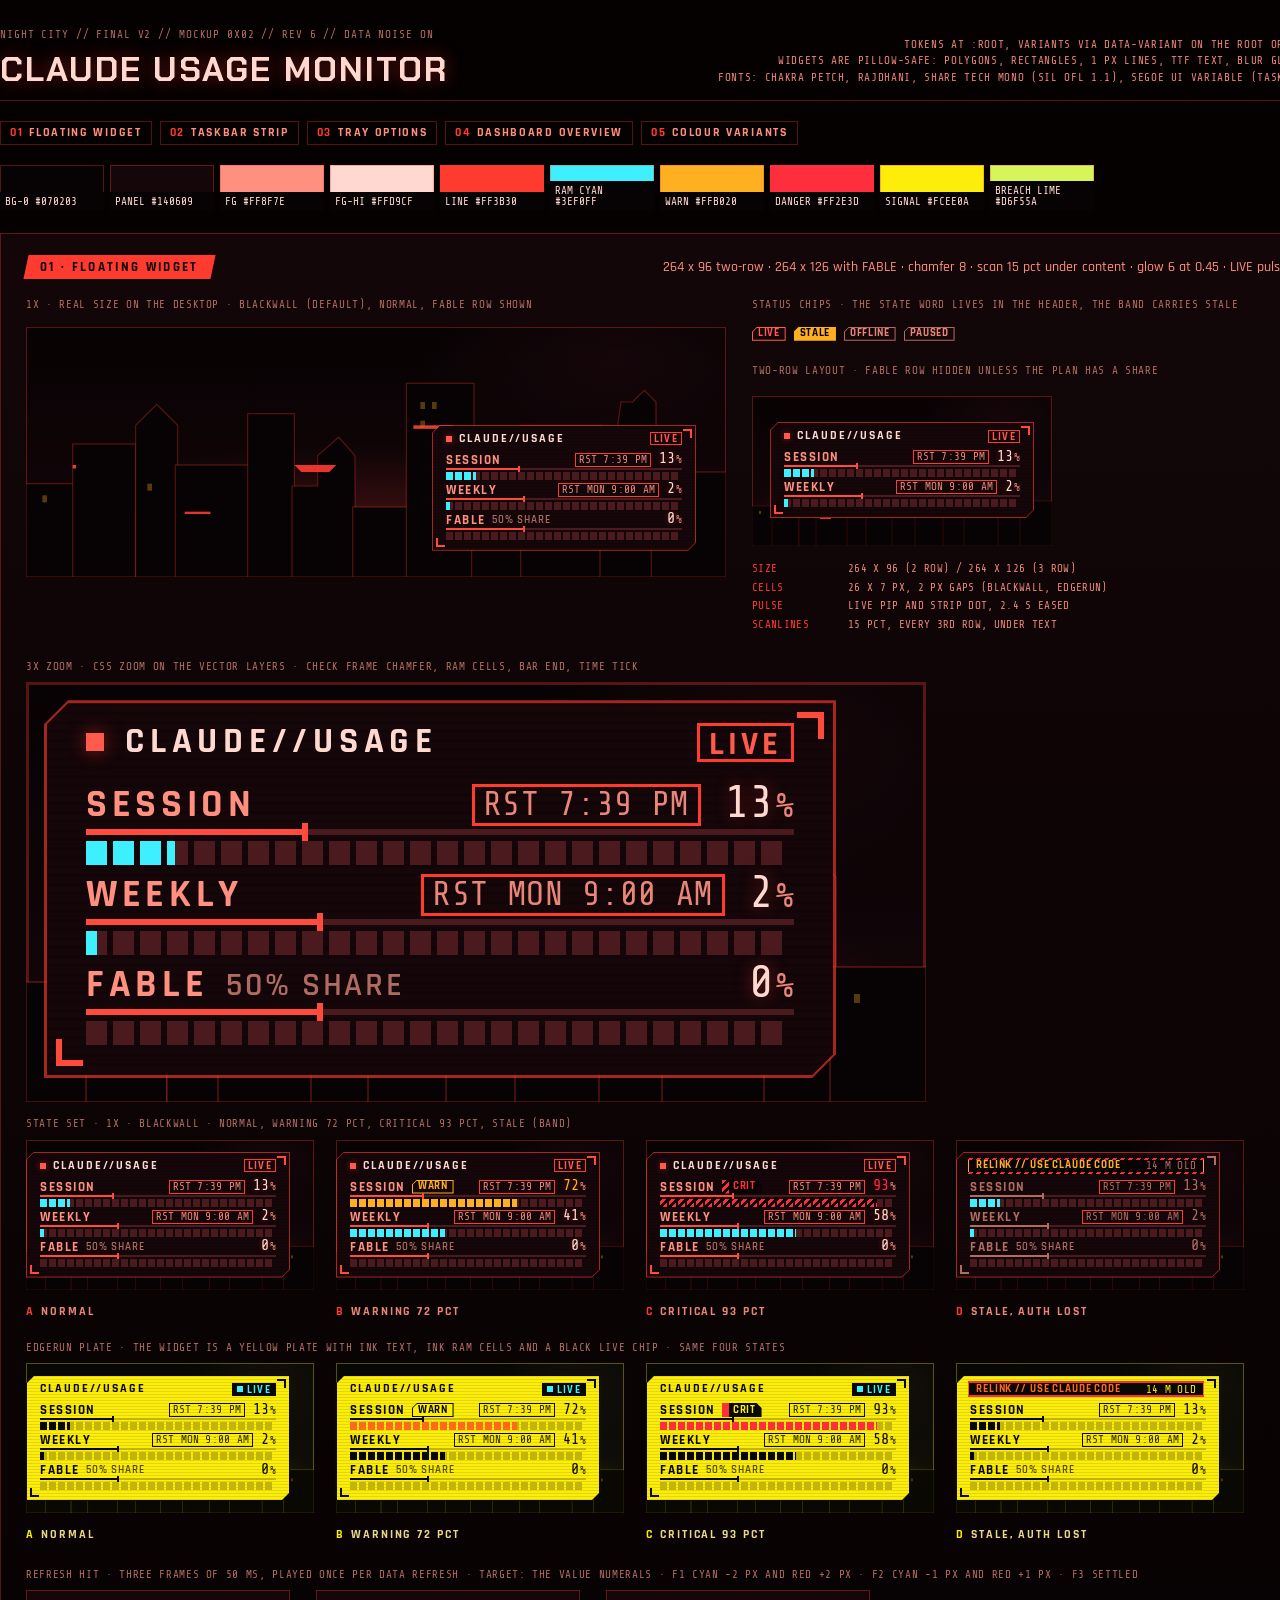
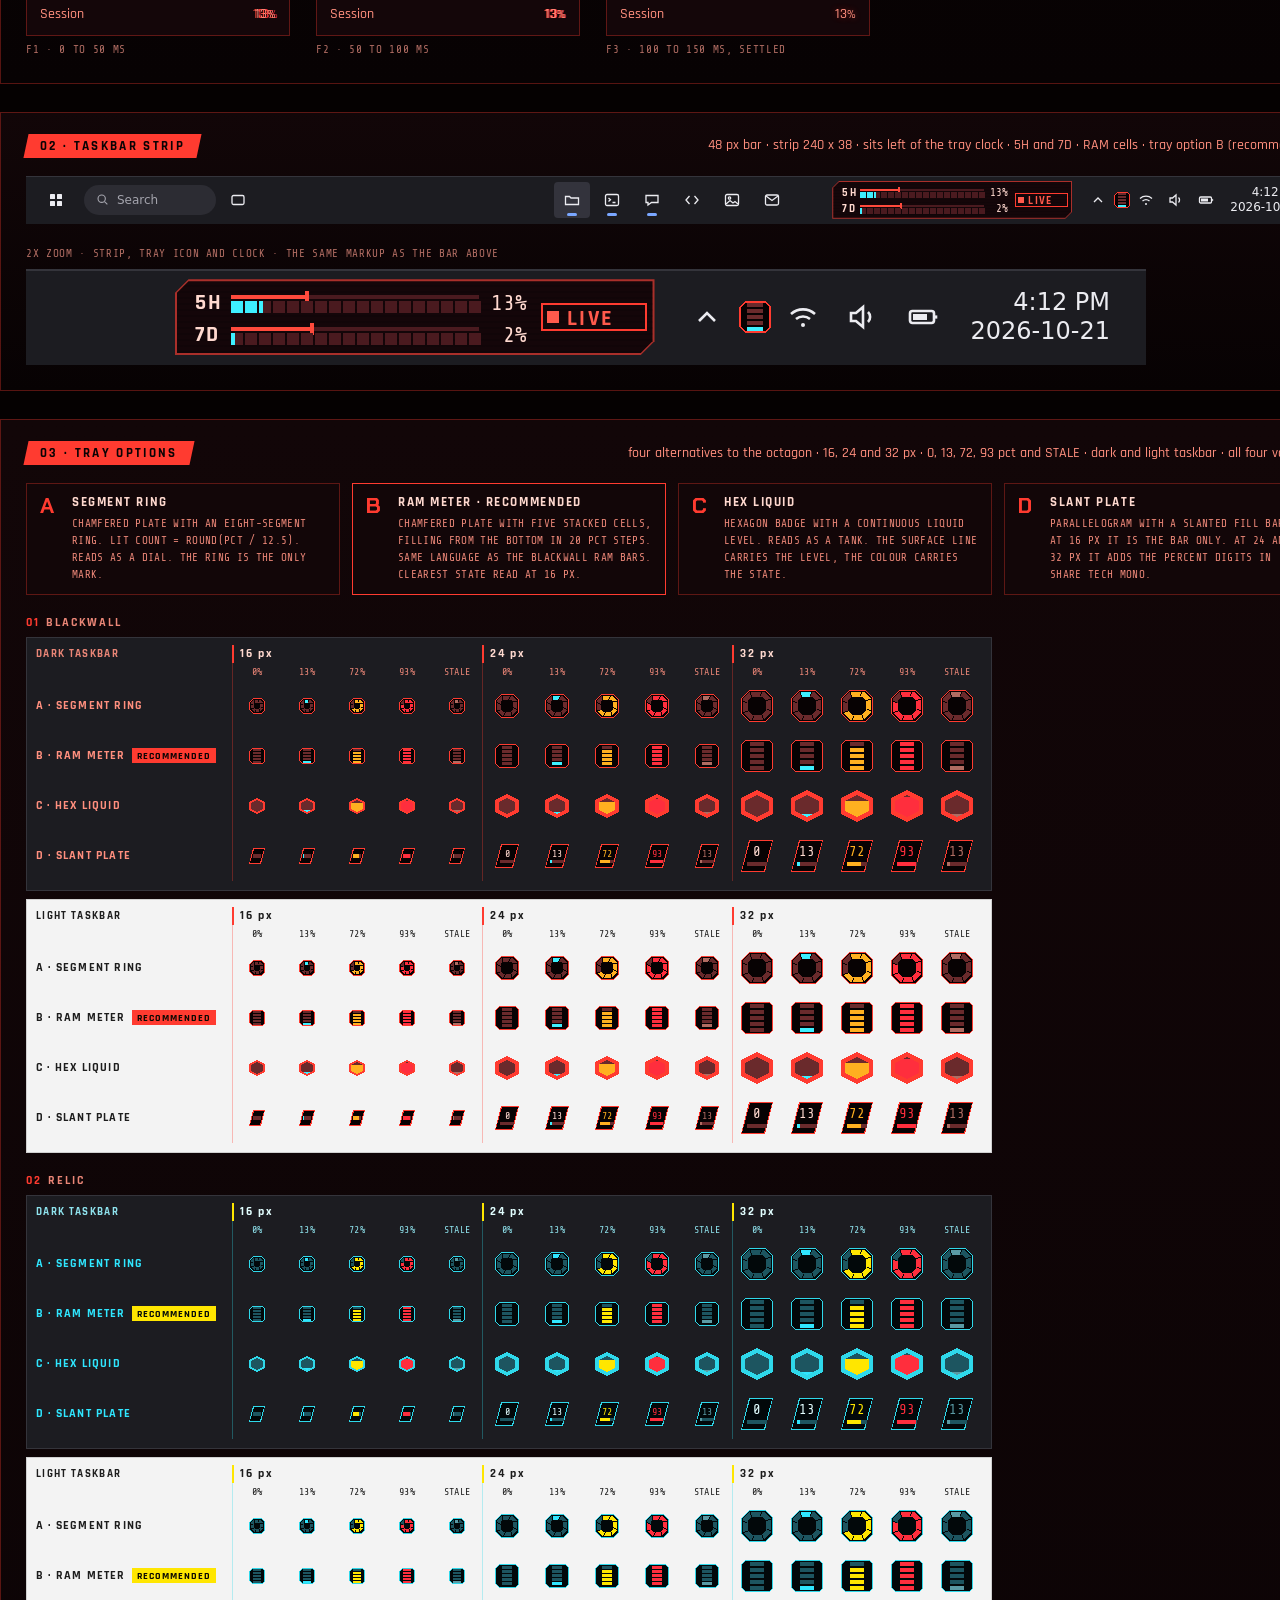
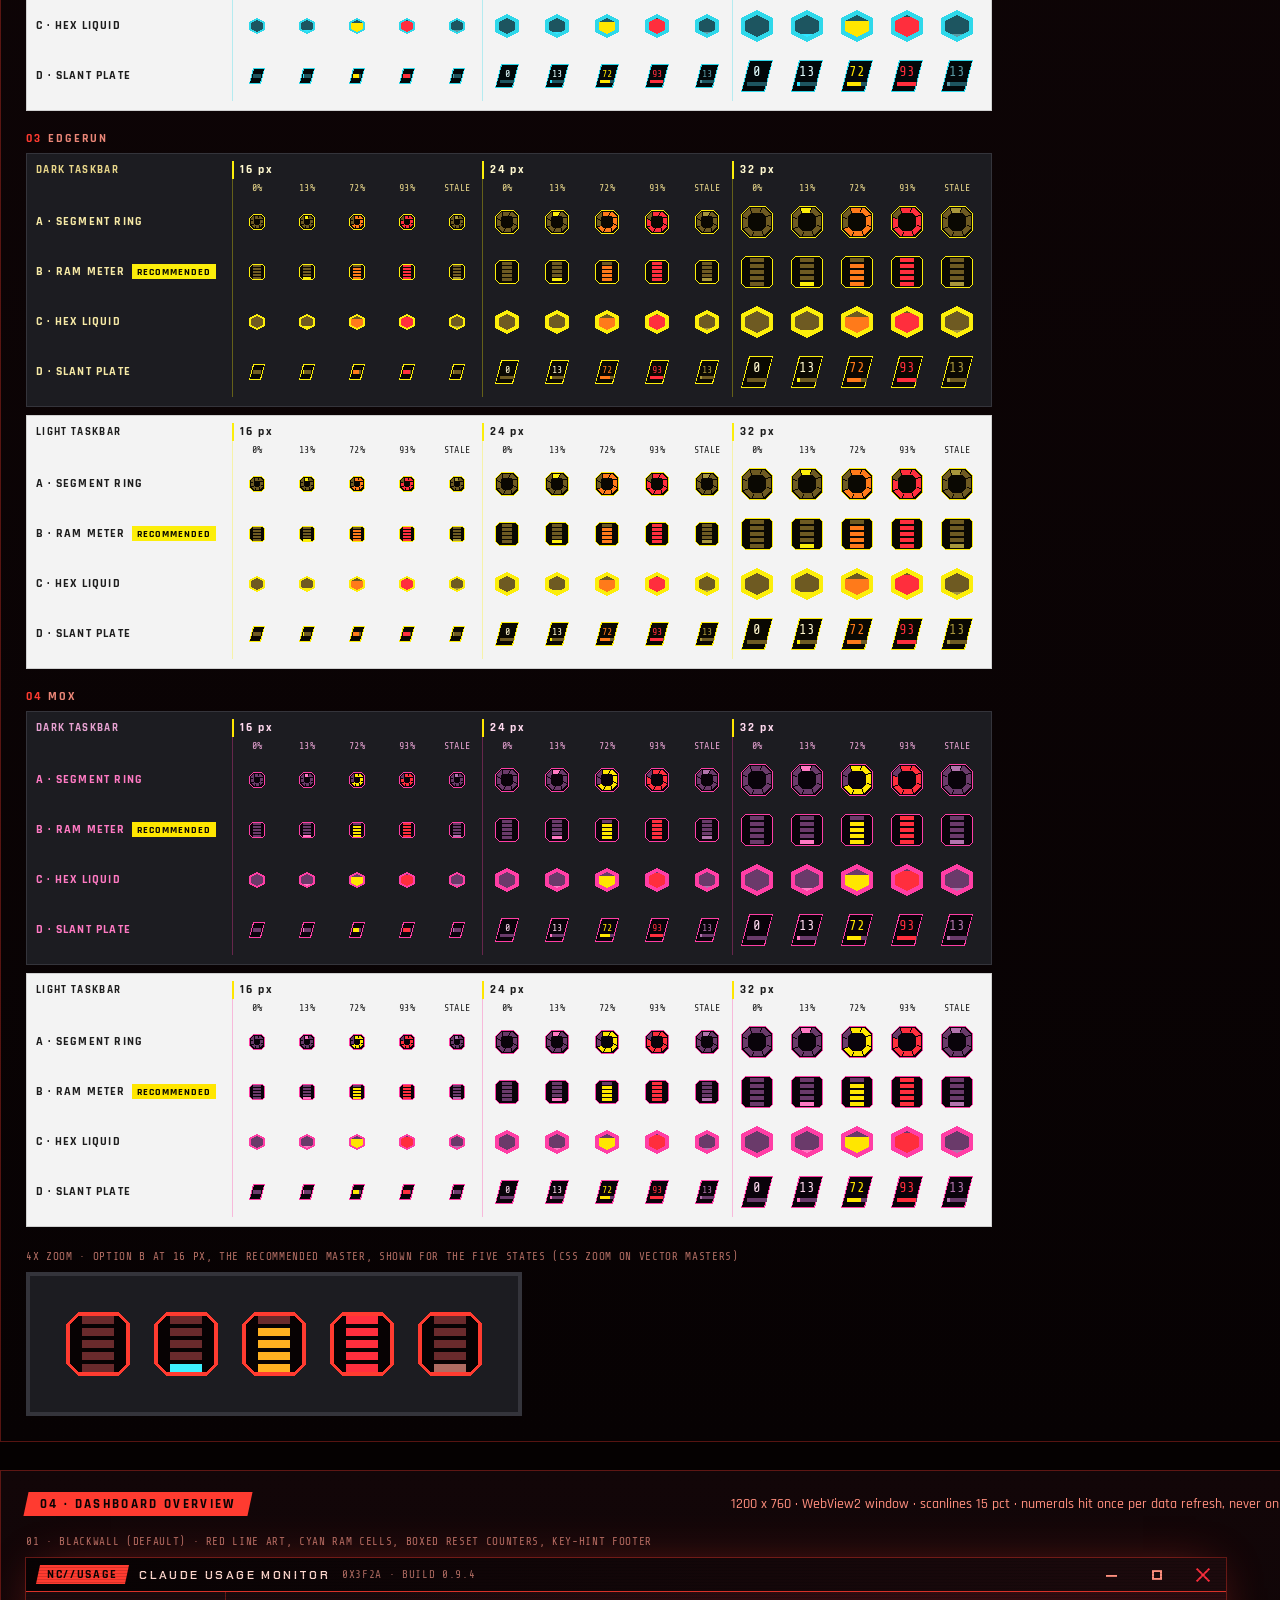
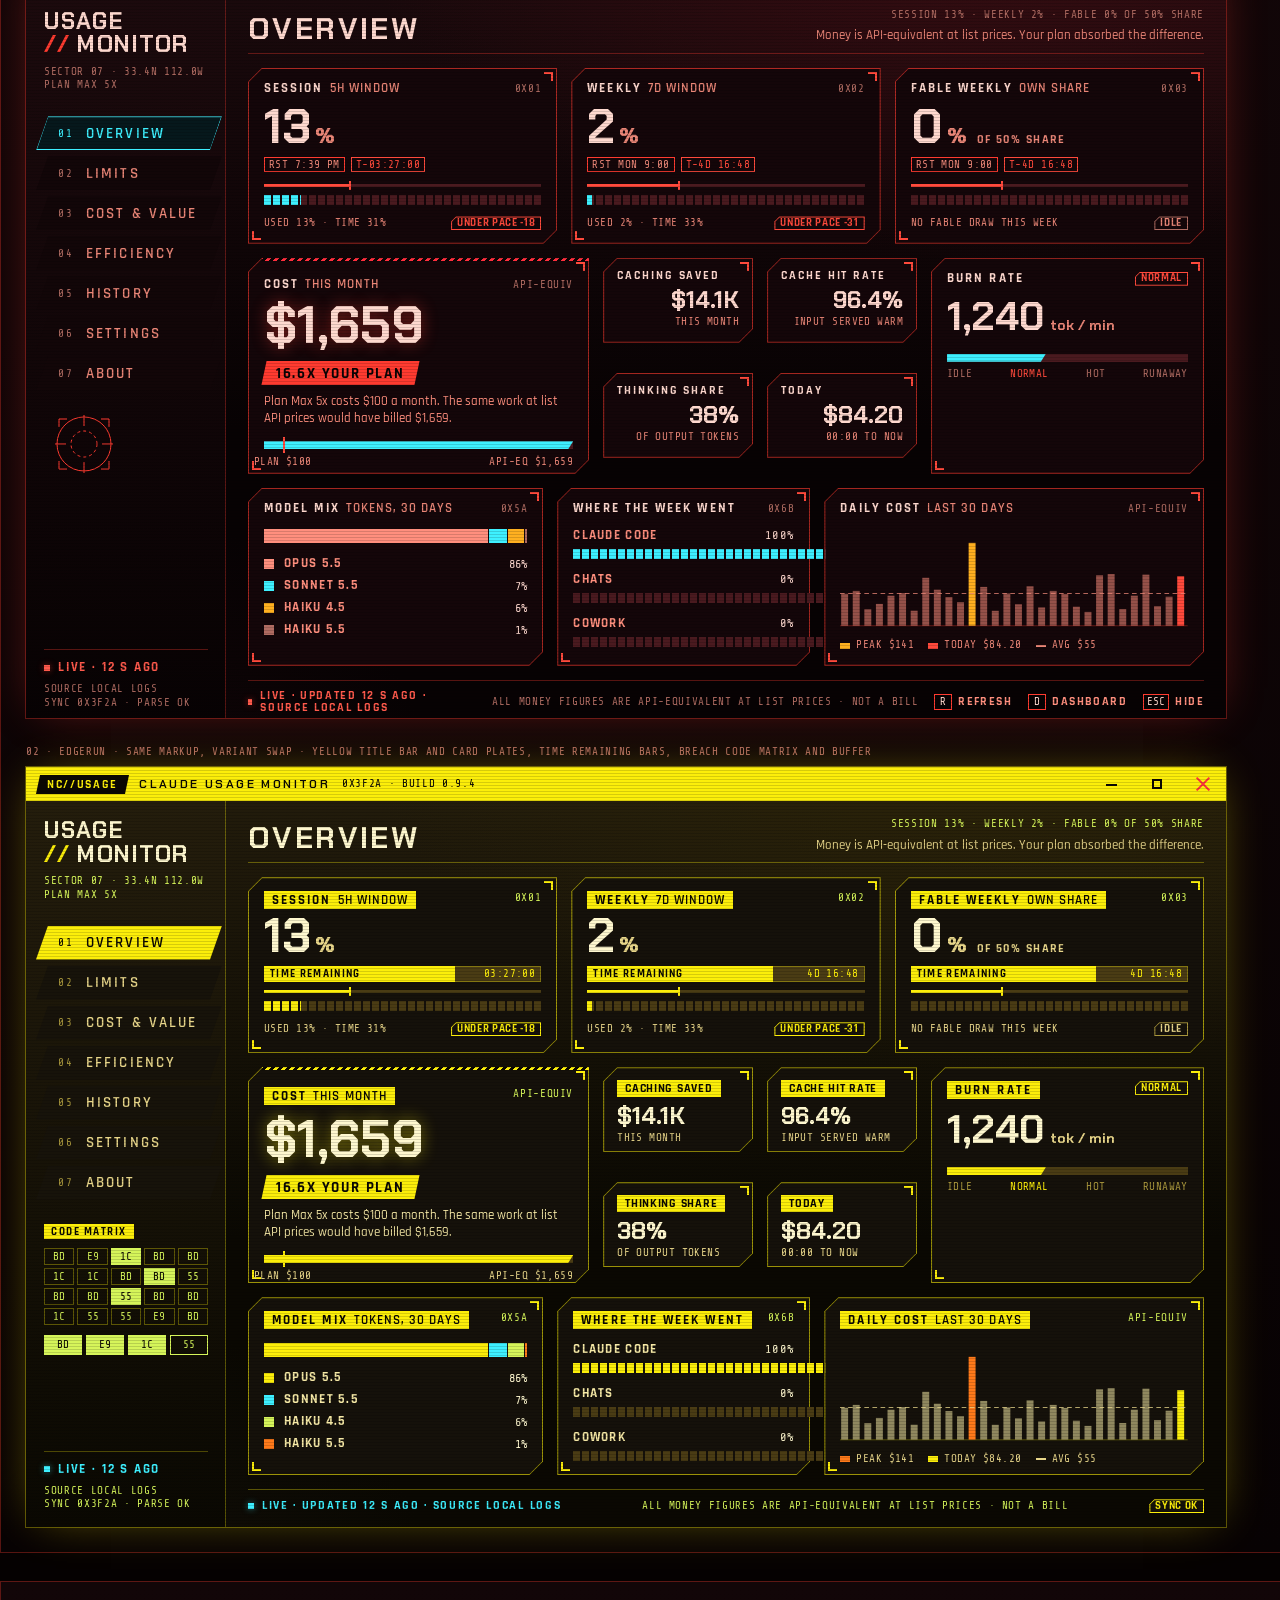
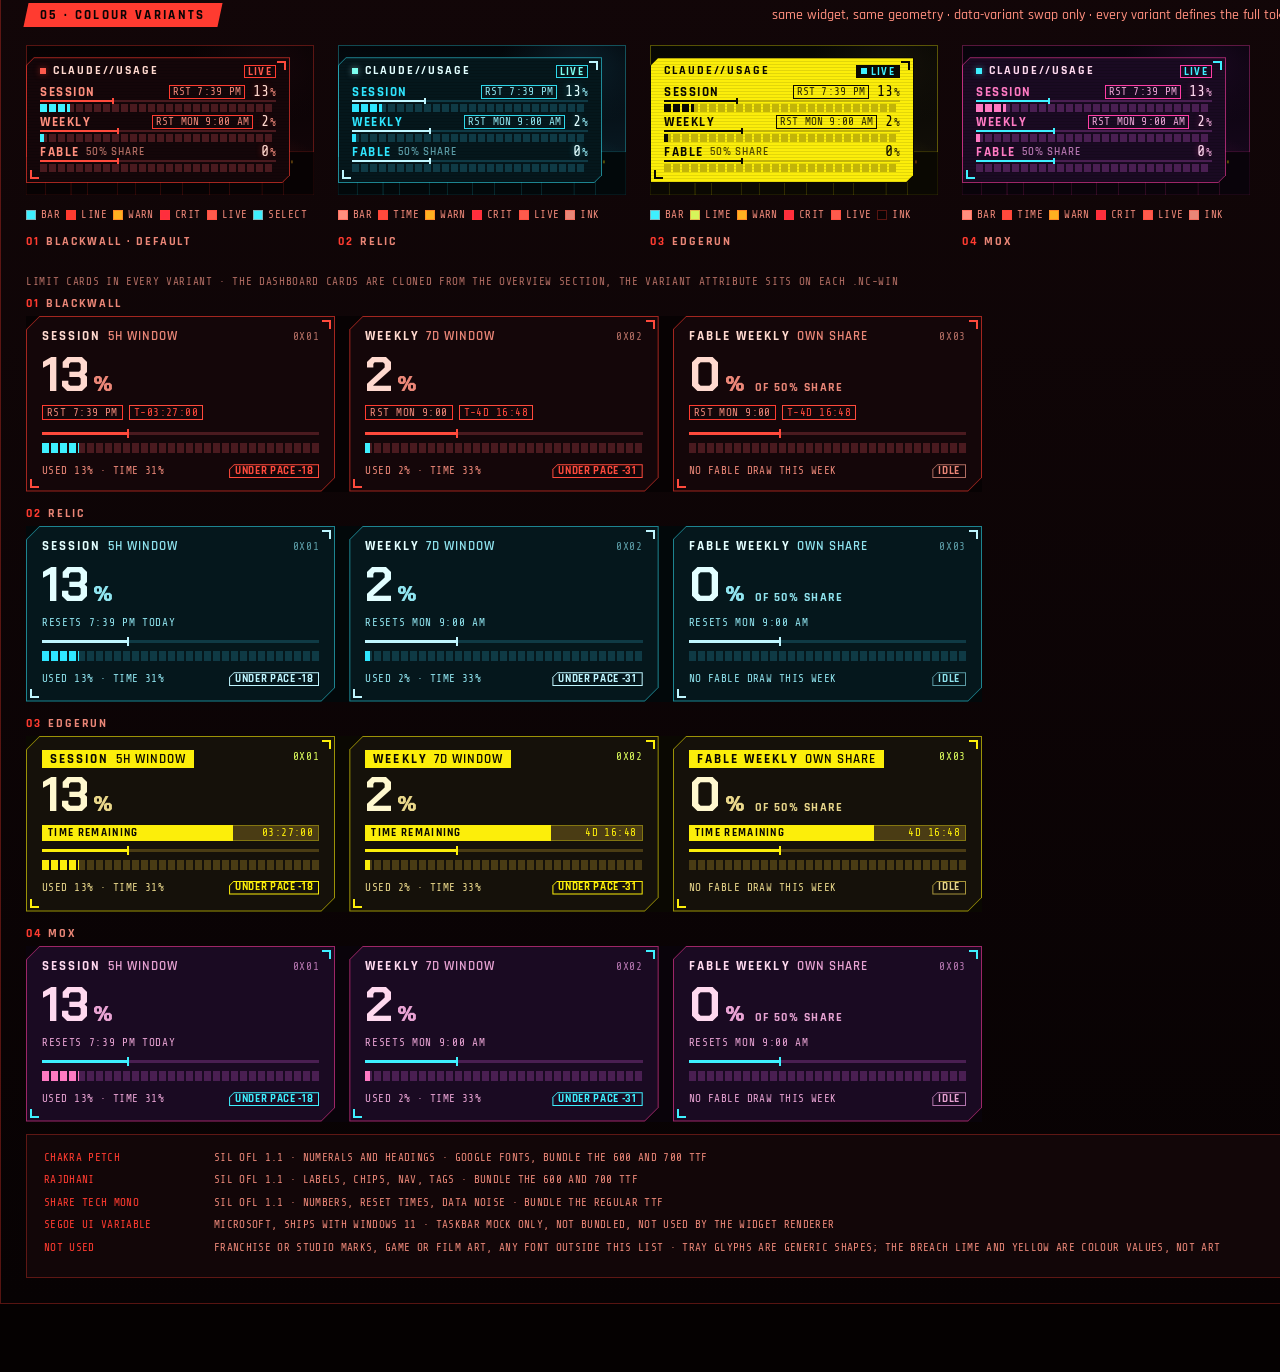
<file: design/mockups/night_city/final.html>
<!doctype html>
<html lang="en" data-variant="blackwall">
<head>
<meta charset="utf-8">
<meta name="viewport" content="width=device-width, initial-scale=1">
<title>Night City Final v2 - Claude Usage Monitor</title>
<link rel="preconnect" href="https://fonts.googleapis.com">
<link rel="preconnect" href="https://fonts.gstatic.com" crossorigin>
<link href="https://fonts.googleapis.com/css2?family=Chakra+Petch:wght@500;600;700&family=Rajdhani:wght@500;600;700&family=Share+Tech+Mono&display=swap" rel="stylesheet">
<style>
/* =====================================================================
   NIGHT CITY / FINAL v2  -  Claude Usage Monitor, design reference
   Fonts (all SIL OFL 1.1): Chakra Petch (display numerals, headings),
   Rajdhani (labels, chips, nav), Share Tech Mono (numbers, reset times,
   data noise). Segoe UI Variable (Microsoft, Windows 11 system font) is
   used only by the taskbar mock and is not bundled.
   Layout: 1 tokens | 2 shared parts | 3 floating widget | 4 taskbar strip
           | 5 tray options (A to D) | 6 dashboard (.nc-win) | 7 mock sheet
           (mk-*, tr-*) and the Windows 11 taskbar mock (win-*, host colours).
   Variants: blackwall (default; red line art, cyan RAM cells, cyan selection),
   relic and mox (unchanged), edgerun (yellow plates,
   Breach Protocol motifs). Every variant block defines the full token set.
   Lift rule: every theme class starts with nc-; dashboard rules sit under
   .nc-win so they can be lifted into the app without collisions.
   ===================================================================== */

/* ---------- 1. TOKENS: every theme colour is defined here, once per variant ---------- */
/* --nc-bar = usage fill colour (defaults to fg on the older variants), --nc-sel = selection box,
   --nc-yg = Breach Protocol lime (edgerun motifs only). */
:root,
[data-variant="blackwall"] {
  --nc-bg-0: #070203;          /* void */
  --nc-bg-1: #120608;
  --nc-bg-2: #1c0a0d;          /* lifted panel top */
  --nc-panel: #140609;         /* flat card / widget fill */
  --nc-track: #4a1a1f;         /* empty RAM cell, dark red */
  --nc-fg: #ff8f7e;            /* labels, primary text */
  --nc-fg-hi: #ffd9cf;         /* numerals, emphasis */
  --nc-ink-2: #ea8677;         /* secondary labels */
  --nc-ink-3: #b06c62;         /* noise, reset text, stale values */
  --nc-fg-faint: #5c2623;      /* decoration only, never text */
  --nc-line: #ff3b30;          /* red line art: frames, dividers, boxes */
  --nc-line-a: #ff3b30a0;      /* frame at 63 % */
  --nc-hair: #ff3b3052;        /* 32 % hairlines */
  --nc-accent: #ff4a3c;        /* time line, pace tick, corner brackets */
  --nc-ok: #ff5a4c;            /* REC-style live dot and LIVE word */
  --nc-warn: #ffb020;          /* WARN fill and outline chip */
  --nc-signal: #ff3b30;        /* tabs, stamps, active nav block */
  --nc-danger: #ff2e3d;        /* CRIT value and fill */
  --nc-ink: #0a0304;           /* text on red blocks */
  --nc-hz-a: #ff2e3d; --nc-hz-b: #0a0304;
  --nc-hazard: repeating-linear-gradient(-45deg, var(--nc-hz-a) 0 2.83px, var(--nc-hz-b) 2.83px 5.66px);
  --nc-glow: #ff3b3073;        /* glow, alpha 0.45 */
  --nc-glow-accent: #ff3b3080; /* live dot glow, alpha 0.50 */
  --nc-glow-danger: #ff2e3d59; /* critical glow, alpha 0.35 */
  --nc-scan: #00000026;        /* scanline shade, alpha 0.15 */
  --nc-ring: #6a2a2c;          /* tray track, empty cells */
  --nc-stale: #b06c62;         /* stale fills and values */
  --nc-bar: #3ef0ff;           /* RAM cell fill, cyan */
  --nc-sel: #3ef0ff;           /* selection box, cyan */
  --nc-yg: #d6f55a;            /* Breach lime (unused on this variant) */
  --nc-cat-1: #ff8f7e; --nc-cat-2: #3ef0ff; --nc-cat-3: #ffb020; --nc-cat-4: #b06c62;
  --nc-wall-a: #3a0d12; --nc-wall-b: #070203; --nc-wall-c: #15060a; --nc-haze: #ff3b3042;
  --nc-page: #050101;
}
[data-variant="relic"] {
  --nc-bg-0: #02080a; --nc-bg-1: #04161b; --nc-bg-2: #082630;
  --nc-panel: #05171c; --nc-track: #0f3a45;
  --nc-fg: #2fe6ff; --nc-fg-hi: #e2feff; --nc-ink-2: #8fe3ee; --nc-ink-3: #5a9aa4; --nc-fg-faint: #1a4550;
  --nc-line: #2fd8ea; --nc-line-a: #2fd8ea99; --nc-hair: #2fd8ea52;
  --nc-accent: #bff6ff; --nc-ok: #7dfff0; --nc-warn: #ffe600; --nc-signal: #ffe600; --nc-danger: #ff2e3d; --nc-ink: #02080a;
  --nc-hz-a: #ffe600; --nc-hz-b: #02080a;
  --nc-hazard: repeating-linear-gradient(-45deg, var(--nc-hz-a) 0 2.83px, var(--nc-hz-b) 2.83px 5.66px);
  --nc-glow: #2fd8ea73; --nc-glow-accent: #bff6ff80; --nc-glow-danger: #ff2e3d59; --nc-scan: #00000026;
  --nc-ring: #1d5560; --nc-stale: #5a9aa4;
  --nc-bar: #2fe6ff; --nc-sel: #bff6ff; --nc-yg: #d6f55a;
  --nc-cat-1: #2fe6ff; --nc-cat-2: #ffe600; --nc-cat-3: #7dfff0; --nc-cat-4: #bff6ff;
  --nc-wall-a: #063440; --nc-wall-b: #03060a; --nc-wall-c: #0a1f2a; --nc-haze: #2fd8ea33; --nc-page: #010507;
}
[data-variant="edgerun"] {
  --nc-bg-0: #0a0802; --nc-bg-1: #17130a; --nc-bg-2: #241d0c;
  --nc-panel: #15110a; --nc-track: #4a3c14;
  --nc-fg: #f6e9a6; --nc-fg-hi: #fff8cf; --nc-ink-2: #e8d68a; --nc-ink-3: #a8963c; --nc-fg-faint: #4e4515;
  --nc-line: #fcee0a; --nc-line-a: #fcee0a99; --nc-hair: #fcee0a52;
  --nc-accent: #fcee0a; --nc-ok: #3ef0ff; --nc-warn: #ff7a1a; --nc-signal: #fcee0a; --nc-danger: #ff2e3d; --nc-ink: #0a0802;
  --nc-hz-a: #fcee0a; --nc-hz-b: #0a0802;
  --nc-hazard: repeating-linear-gradient(-45deg, var(--nc-hz-a) 0 2.83px, var(--nc-hz-b) 2.83px 5.66px);
  --nc-glow: #fcee0a73; --nc-glow-accent: #3ef0ff80; --nc-glow-danger: #ff2e3d59; --nc-scan: #00000026;
  --nc-ring: #6e5a22; --nc-stale: #a8963c;
  --nc-bar: #fcee0a; --nc-sel: #3ef0ff; --nc-yg: #d6f55a;
  --nc-cat-1: #fcee0a; --nc-cat-2: #3ef0ff; --nc-cat-3: #d6f55a; --nc-cat-4: #ff7a1a;
  --nc-wall-a: #2c2408; --nc-wall-b: #070703; --nc-wall-c: #15110a; --nc-haze: #fcee0a30; --nc-page: #050401;
}
[data-variant="mox"] {
  --nc-bg-0: #09030a; --nc-bg-1: #140719; --nc-bg-2: #1f0b2a;
  --nc-panel: #1a0a22; --nc-track: #4a1f52;
  --nc-fg: #ff7ac3; --nc-fg-hi: #ffd9ef; --nc-ink-2: #e7a2d2; --nc-ink-3: #b274ad; --nc-fg-faint: #4e2141;
  --nc-line: #ff3ea5; --nc-line-a: #ff3ea599; --nc-hair: #ff3ea552;
  --nc-accent: #3ef0ff; --nc-ok: #3ef0ff; --nc-warn: #ffe600; --nc-signal: #ffe600; --nc-danger: #ff2e3d; --nc-ink: #09030a;
  --nc-hz-a: #ffe600; --nc-hz-b: #09030a;
  --nc-hazard: repeating-linear-gradient(-45deg, var(--nc-hz-a) 0 2.83px, var(--nc-hz-b) 2.83px 5.66px);
  --nc-glow: #ff3ea573; --nc-glow-accent: #3ef0ff80; --nc-glow-danger: #ff2e3d59; --nc-scan: #00000026;
  --nc-ring: #6a3a6a; --nc-stale: #b274ad;
  --nc-bar: #ff7ac3; --nc-sel: #3ef0ff; --nc-yg: #d6f55a;
  --nc-cat-1: #ff7ac3; --nc-cat-2: #3ef0ff; --nc-cat-3: #ffe600; --nc-cat-4: #ffd9ef;
  --nc-wall-a: #3a0c35; --nc-wall-b: #07030a; --nc-wall-c: #1a0820; --nc-haze: #ff3ea53d; --nc-page: #050107;
}

/* ---------- 2. SHARED PARTS (chamfer frame, chips, pulse, refresh hit) ---------- */
*, *::before, *::after { box-sizing: border-box; }
/* live pip: eased 2.4 s pulse between alpha 1.0 and 0.3 (Pillow: 0.65 + 0.35*cos(2*pi*t/2.4)) */
.nc-pip { display: inline-block; width: 6px; height: 6px; background: var(--nc-ok); box-shadow: 0 0 6px var(--nc-glow-accent); animation: nc-pulse 2.4s ease-in-out infinite; }
@keyframes nc-pulse { 0%, 100% { opacity: 1; } 50% { opacity: .3; } }
/* refresh hit: three frames of 50 ms, played once per data refresh, never looped */
@keyframes nc-hit {
  0%     { text-shadow: var(--nc-hit-1); animation-timing-function: step-end; }
  33.33% { text-shadow: var(--nc-hit-2); animation-timing-function: step-end; }
  66.66% { text-shadow: var(--nc-hit-3); animation-timing-function: step-end; }
  100%   { text-shadow: var(--nc-hit-3); }
}
.nc-hit {
  --nc-hit-1: -2px 0 0 var(--nc-accent), 2px 0 0 var(--nc-danger);
  --nc-hit-2: -1px 0 0 var(--nc-accent), 1px 0 0 var(--nc-danger);
  --nc-hit-3: none;
  animation: nc-hit 150ms linear 1 both;
}
/* chips: out = outline (chamfered, two layers), crit = hazard-capped black box, solid = yellow block */
.nc-chip {
  position: relative; isolation: isolate; display: inline-flex; align-items: center; height: 14px; padding: 0 6px;
  white-space: nowrap; font: 700 11px/1 "Rajdhani", sans-serif; letter-spacing: .06em; text-transform: uppercase;
  --oc: var(--nc-accent); color: var(--oc);
}
.nc-chip.out::before, .nc-chip.out::after { content: ""; position: absolute; inset: 0; z-index: -2; background: var(--oc); clip-path: polygon(5px 0, 100% 0, 100% 100%, 0 100%, 0 5px); }
.nc-chip.out::after { inset: 1px; z-index: -1; background: var(--nc-panel); clip-path: polygon(4px 0, 100% 0, 100% 100%, 0 100%, 0 4px); }
.nc-chip.warn { --oc: var(--nc-warn); color: var(--nc-warn); }
.nc-chip.ghost { --oc: var(--nc-ink-3); color: var(--nc-ink-2); }
.nc-chip.solid { padding: 0 6px; background: var(--nc-warn); color: var(--nc-ink); clip-path: polygon(5px 0, 100% 0, 100% 100%, 0 100%, 0 5px); }
.nc-chip.crit { padding: 0 6px 0 11px; background: var(--nc-ink); color: var(--nc-hz-a); clip-path: polygon(0 0, calc(100% - 5px) 0, 100% 5px, 100% 100%, 0 100%); }
.nc-chip.crit::before { content: ""; position: absolute; left: 0; top: 0; bottom: 0; width: 7px; background: var(--nc-hazard); }
/* corner brackets: L-shaped, 9 px, 2 px stroke, top-right and bottom-left */
.nc-br { position: absolute; width: 9px; height: 9px; border: 0 solid var(--nc-accent); }
.nc-br.tr { top: 4px; right: 4px; border-top-width: 2px; border-right-width: 2px; }
.nc-br.bl { bottom: 4px; left: 4px; border-bottom-width: 2px; border-left-width: 2px; }
/* pace hairline: 2 px line, accent up to --t (percent), with a 2 x 6 px tick at the end */
.nc-tl { position: relative; height: 2px; background: linear-gradient(90deg, var(--nc-accent) calc(var(--t) * 1%), var(--nc-track) calc(var(--t) * 1%)); }
.nc-tl::after { content: ""; position: absolute; top: -2px; left: calc(var(--t) * 1% - 1px); width: 2px; height: 6px; background: var(--nc-accent); }
/* solid slanted bar: fill with a 45-degree leading edge (4 px at 8 px height) */
.nc-bar { position: relative; height: 8px; background: var(--nc-track); }
.nc-bar > b { position: absolute; left: 0; top: 0; bottom: 0; width: calc(var(--p) * 1%); background: var(--nc-bar, var(--nc-fg)); clip-path: polygon(0 0, 100% 0, calc(100% - 4px) 100%, 0 100%); }
/* hazard stripes (45 degrees, horizontal period 8 px, see extras.hazard) */
.nc-hz { background: var(--nc-hazard); }

/* ---------- 3. FLOATING WIDGET  (264 x 96 two-row, 264 x 126 with FABLE; origin = outer top-left) ---------- */
.nc-widget {
  position: relative; isolation: isolate; width: 264px; height: 126px; color: var(--nc-fg);
  font-family: "Rajdhani", sans-serif; overflow: visible;
}
.nc-widget.is-2row { height: 96px; }
/* frame: chamfer 8 at top-left and bottom-right, 1 px line at 60 % */
.nc-widget::before {
  content: ""; position: absolute; inset: 0; z-index: -2; background: var(--nc-line-a);
  clip-path: polygon(8px 0, 100% 0, 100% calc(100% - 8px), calc(100% - 8px) 100%, 0 100%, 0 8px);
}
/* panel: inset 1 px, flat fill, scanlines 15 % every 3rd row under the content */
.nc-widget::after {
  content: ""; position: absolute; inset: 1px; z-index: -1;
  background: repeating-linear-gradient(0deg, var(--nc-scan) 0 1px, transparent 1px 3px), var(--nc-panel);
  clip-path: polygon(7px 0, 100% 0, 100% calc(100% - 7px), calc(100% - 7px) 100%, 0 100%, 0 7px);
}
.nc-widget .nc-br { border-color: var(--nc-accent); }
.nc-widget .nc-hd { position: absolute; left: 14px; right: 14px; top: 8px; height: 12px; display: flex; align-items: center; justify-content: space-between; }
.nc-widget .nc-brand { display: flex; align-items: center; gap: 7px; font: 700 12px/12px "Rajdhani", sans-serif; letter-spacing: .16em; text-transform: uppercase; color: var(--nc-fg-hi); }
.nc-widget .nc-live { font: 700 11px/12px "Rajdhani", sans-serif; letter-spacing: .12em; text-transform: uppercase; color: var(--nc-ok); }
.nc-widget .nc-rows { position: absolute; left: 14px; top: 28px; width: 236px; }
.nc-widget .nc-row { position: relative; height: 30px; }
.nc-widget .nc-rt { position: absolute; left: 0; right: 0; top: 0; height: 14px; display: flex; align-items: center; justify-content: space-between; }
.nc-widget .nc-lbl { display: flex; align-items: center; gap: 6px; font: 700 13px/14px "Rajdhani", sans-serif; letter-spacing: .12em; text-transform: uppercase; color: var(--nc-fg); white-space: nowrap; }
.nc-widget .nc-lbl em { font: 600 11px/14px "Rajdhani", sans-serif; font-style: normal; letter-spacing: .08em; color: var(--nc-ink-3); }
.nc-widget .nc-end { display: flex; align-items: center; gap: 8px; white-space: nowrap; }
.nc-widget .nc-rs { font: 400 11px/14px "Share Tech Mono", monospace; letter-spacing: .02em; color: var(--nc-ink-2); }
.nc-widget .nc-val { font: 400 15px/14px "Share Tech Mono", monospace; color: var(--nc-fg-hi); text-shadow: 0 0 6px var(--nc-glow); }
.nc-widget .nc-val small { font-size: 11px; color: var(--nc-ink-2); margin-left: 1px; text-shadow: none; }
.nc-widget .nc-tl { position: absolute; left: 0; right: 0; top: 15px; }
.nc-widget .nc-bar { position: absolute; left: 0; right: 0; top: 19px; }
.nc-widget .nc-bar::after { content: ""; position: absolute; right: 0; top: -2px; width: 1px; height: 12px; background: var(--nc-ink-3); }
/* segmented RAM bar: 26 cells of 7 px with 2 px gaps = 232 px (blackwall and edgerun) */
.nc-widget .nc-wseg { display: none; position: absolute; left: 0; top: 19px; width: 232px; height: 8px; gap: 2px; }
.nc-widget .nc-wseg i { flex: 0 0 7px; position: relative; height: 100%; background: var(--nc-track); }
.nc-widget .nc-wseg i b { position: absolute; left: 0; top: 0; bottom: 0; width: calc(var(--f) * 100%); background: var(--nc-bar, var(--nc-fg)); }
:is([data-variant="blackwall"], [data-variant="edgerun"]) .nc-widget .nc-wseg { display: flex; }
:is([data-variant="blackwall"], [data-variant="edgerun"]) .nc-widget .nc-bar { display: none; }
/* warning: amber fill, value amber, outline WARN chip */
.nc-widget .nc-row.warn .nc-bar > b, .nc-widget .nc-row.warn .nc-wseg b { background: var(--nc-warn); }
.nc-widget .nc-row.warn .nc-val { color: var(--nc-warn); }
/* critical: hazard fill, danger value, hazard-capped CRIT chip */
.nc-widget .nc-row.crit .nc-bar > b, .nc-widget .nc-row.crit .nc-wseg b { background: var(--nc-hazard); }
.nc-widget .nc-row.crit .nc-val { color: var(--nc-danger); text-shadow: 0 0 6px var(--nc-glow-danger); }
/* stale: whole widget drops to the dim tokens, values stay readable, the band carries the state */
.nc-widget.is-stale { --nc-fg: var(--nc-ink-3); --nc-fg-hi: var(--nc-ink-3); --nc-ink-2: var(--nc-ink-3); --nc-accent: var(--nc-ink-3); }
.nc-widget.is-stale .nc-val { text-shadow: none; }
.nc-widget .nc-band {
  position: absolute; left: 12px; right: 16px; top: 6px; height: 16px; padding: 0 8px;
  display: flex; align-items: center; justify-content: space-between;
  background: var(--nc-ink); box-shadow: inset 0 0 0 1px var(--nc-warn);
  font: 700 11px/1 "Rajdhani", sans-serif; letter-spacing: .08em; text-transform: uppercase; color: var(--nc-warn);
}
.nc-widget .nc-band::before, .nc-widget .nc-band::after { content: ""; position: absolute; left: 0; right: 0; height: 2px; background: var(--nc-hazard); }
.nc-widget .nc-band::before { top: 0; }
.nc-widget .nc-band::after { bottom: 0; }
.nc-widget .nc-band .nc-age { font: 400 11px/1 "Share Tech Mono", monospace; letter-spacing: .02em; color: var(--nc-ink-2); }
/* blackwall: boxed LIVE tag, boxed RST counter, cyan RAM cells inside red line art */
[data-variant="blackwall"] .nc-widget .nc-live { padding: 1px 4px 0; box-shadow: inset 0 0 0 1px var(--nc-line); }
[data-variant="blackwall"] .nc-widget .nc-rs { padding: 0 4px; color: var(--nc-ink-2); box-shadow: inset 0 0 0 1px var(--nc-line); }
/* edgerun: the widget is a yellow plate (ink text, ink cells, black LIVE chip with cyan) */
[data-variant="edgerun"] .nc-widget,
[data-variant="edgerun"] .nc-strip {
  --nc-panel: #fcee0a; --nc-line: #0a0802; --nc-line-a: #0a0802; --nc-hair: #0a080252;
  --nc-fg: #0a0802; --nc-fg-hi: #0a0802; --nc-ink-2: #2e2900; --nc-ink-3: #4f4700;
  --nc-accent: #0a0802; --nc-track: #c2b408; --nc-bar: #0a0802; --nc-scan: #0000001a;
  --nc-glow: transparent; --nc-glow-accent: transparent;
  --nc-warn: #ff6a1a; --nc-hazard: var(--nc-danger);
}
[data-variant="edgerun"] .nc-widget .nc-brand .nc-pip { display: none; }
[data-variant="edgerun"] .nc-widget .nc-live { position: relative; padding: 1px 5px 0 15px; background: var(--nc-ink); }
[data-variant="edgerun"] .nc-widget .nc-live::before { content: ""; position: absolute; left: 5px; top: 3px; width: 6px; height: 6px; background: var(--nc-ok); animation: nc-pulse 2.4s ease-in-out infinite; }
[data-variant="edgerun"] .nc-widget .nc-row.warn .nc-val,
[data-variant="edgerun"] .nc-widget .nc-row.crit .nc-val { color: var(--nc-ink); text-shadow: none; }
[data-variant="edgerun"] .nc-widget .nc-chip.warn { --oc: var(--nc-ink); color: var(--nc-ink); }
[data-variant="edgerun"] .nc-widget .nc-band .nc-age { color: #fcee0a; }

/* ---------- 4. TASKBAR STRIP  (240 x 38, sits left of the tray clock inside the 48 px bar) ---------- */
.nc-strip { position: relative; isolation: isolate; width: 240px; height: 38px; color: var(--nc-fg); font-family: "Rajdhani", sans-serif; }
.nc-strip::before {
  content: ""; position: absolute; inset: 0; z-index: -2; background: var(--nc-line-a);
  clip-path: polygon(7px 0, 100% 0, 100% calc(100% - 7px), calc(100% - 7px) 100%, 0 100%, 0 7px);
}
.nc-strip::after {
  content: ""; position: absolute; inset: 1px; z-index: -1;
  background: repeating-linear-gradient(0deg, var(--nc-scan) 0 1px, transparent 1px 3px), var(--nc-panel);
  clip-path: polygon(6px 0, 100% 0, 100% calc(100% - 6px), calc(100% - 6px) 100%, 0 100%, 0 6px);
}
.nc-s-row { position: absolute; left: 0; right: 0; height: 14px; }
.nc-s-row.r1 { top: 6px; }
.nc-s-row.r2 { top: 22px; }
.nc-s-k { position: absolute; left: 10px; top: 0; font: 700 11px/12px "Rajdhani", sans-serif; letter-spacing: .12em; color: var(--nc-fg-hi); }
.nc-s-line { position: absolute; left: 28px; width: 124px; top: 2px; height: 2px; background: linear-gradient(90deg, var(--nc-accent) calc(var(--t) * 1%), var(--nc-track) calc(var(--t) * 1%)); }
.nc-s-line::after { content: ""; position: absolute; top: -2px; left: calc(var(--t) * 1% - 1px); width: 2px; height: 6px; background: var(--nc-accent); }
.nc-s-bar { position: absolute; left: 28px; width: 124px; top: 5px; height: 6px; background: var(--nc-track); }
.nc-s-bar b { position: absolute; left: 0; top: 0; bottom: 0; width: calc(var(--p) * 1%); background: var(--nc-bar, var(--nc-fg)); clip-path: polygon(0 0, 100% 0, calc(100% - 3px) 100%, 0 100%); }
/* segmented strip bar: 18 cells of 6 px with 1 px gaps = 125 px (blackwall and edgerun) */
.nc-strip .nc-s-seg { display: none; position: absolute; left: 28px; top: 5px; width: 125px; height: 6px; gap: 1px; }
.nc-strip .nc-s-seg i { flex: 0 0 6px; position: relative; height: 100%; background: var(--nc-track); }
.nc-strip .nc-s-seg i b { position: absolute; left: 0; top: 0; bottom: 0; width: calc(var(--f) * 100%); background: var(--nc-bar, var(--nc-fg)); }
:is([data-variant="blackwall"], [data-variant="edgerun"]) .nc-strip .nc-s-seg { display: flex; }
:is([data-variant="blackwall"], [data-variant="edgerun"]) .nc-strip .nc-s-bar { display: none; }
/* live tag behind the dot and word: boxed red on blackwall, black chip on edgerun */
.nc-strip .nc-s-tag { display: none; position: absolute; left: 183px; top: 12px; width: 53px; height: 14px; }
:is([data-variant="blackwall"], [data-variant="edgerun"]) .nc-strip .nc-s-tag { display: block; }
[data-variant="blackwall"] .nc-strip .nc-s-tag { box-shadow: inset 0 0 0 1px var(--nc-line); }
[data-variant="edgerun"] .nc-strip .nc-s-tag { background: var(--nc-ink); }
.nc-s-pct { position: absolute; right: 64px; top: 0; font: 400 11px/12px "Share Tech Mono", monospace; color: var(--nc-fg-hi); text-align: right; }
.nc-s-dot { position: absolute; left: 186px; top: 16px; width: 6px; height: 6px; background: var(--nc-ok); animation: nc-pulse 2.4s ease-in-out infinite; }
.nc-s-word { position: absolute; left: 196px; top: 14px; font: 700 11px/12px "Rajdhani", sans-serif; letter-spacing: .12em; text-transform: uppercase; color: var(--nc-ok); }
.nc-strip.is-stale { --nc-fg: var(--nc-ink-3); --nc-fg-hi: var(--nc-ink-3); --nc-accent: var(--nc-ink-3); --nc-ok: var(--nc-ink-3); }

/* ---------- 5. TRAY OPTIONS  (four alternatives, built by JS from integer geometry; see TRAY_OPT) ---------- */
.nc-tray { display: inline-flex; line-height: 0; }
.nc-tray svg { display: block; }

/* ---------- 6. DASHBOARD OVERVIEW  (.nc-win, 1200 x 760, WebView2 window) ---------- */
.nc-win {
  position: relative; isolation: isolate; width: 1200px; height: 760px; overflow: hidden;
  color: var(--nc-fg); font: 500 14px/1.35 "Rajdhani", sans-serif; background: var(--nc-bg-0);
  box-shadow: 0 0 0 1px var(--nc-hair), 0 0 46px -14px var(--nc-glow);
}
.nc-win::before {
  content: ""; position: absolute; inset: 0; z-index: -1;
  background:
    radial-gradient(900px 520px at 80% -8%, var(--nc-wall-a) 0%, transparent 70%),
    radial-gradient(640px 460px at -4% 112%, var(--nc-wall-c) 0%, transparent 72%),
    linear-gradient(180deg, var(--nc-bg-2) 0%, var(--nc-bg-0) 62%);
}
.nc-win > .nc-scanov { position: absolute; inset: 0; z-index: 60; pointer-events: none; background: repeating-linear-gradient(0deg, var(--nc-scan) 0 1px, transparent 1px 3px); }
.nc-win .nc-tb {
  position: relative; z-index: 2; height: 34px; display: flex; align-items: center; justify-content: space-between;
  padding-left: 12px; background: linear-gradient(90deg, var(--nc-bg-0), var(--nc-bg-2)); box-shadow: inset 0 -1px 0 var(--nc-line);
}
.nc-win .nc-tb-t { display: flex; align-items: center; gap: 12px; font: 600 12px/1 "Chakra Petch", sans-serif; letter-spacing: .2em; text-transform: uppercase; color: var(--nc-fg-hi); }
.nc-win .nc-tag { display: inline-block; transform: skewX(-12deg); background: var(--nc-signal); color: var(--nc-ink); padding: 4px 9px 3px; font: 700 12px/1 "Rajdhani", sans-serif; letter-spacing: .14em; }
.nc-win .nc-tag > span { display: inline-block; transform: skewX(12deg); }
.nc-win .nc-wb { display: flex; height: 34px; color: var(--nc-fg); }
.nc-win .nc-wb i { position: relative; width: 46px; height: 34px; display: block; }
.nc-win .nc-wb i::before, .nc-win .nc-wb i::after { content: ""; position: absolute; }
.nc-win .wb-min::before { left: 18px; top: 17px; width: 11px; height: 2px; background: var(--nc-fg); }
.nc-win .wb-max::before { left: 18px; top: 12px; width: 10px; height: 10px; border: 2px solid var(--nc-fg); }
.nc-win .wb-x::before, .nc-win .wb-x::after { left: 14px; top: 16px; width: 18px; height: 2px; background: var(--nc-danger); }
.nc-win .wb-x::before { transform: rotate(45deg); }
.nc-win .wb-x::after { transform: rotate(-45deg); }
.nc-win .nc-body { position: relative; z-index: 1; display: grid; grid-template-columns: 200px 1000px; height: 726px; }
/* nav */
.nc-win .nc-nav { position: relative; padding: 18px 0 16px; display: flex; flex-direction: column; background: linear-gradient(180deg, var(--nc-bg-2), var(--nc-bg-0)); box-shadow: inset -1px 0 0 var(--nc-hair); }
.nc-win .nc-brand-blk { padding: 0 18px; }
.nc-win .nc-brand-blk h1 { margin: 0; font: 700 23px/1.02 "Chakra Petch", sans-serif; letter-spacing: .05em; text-transform: uppercase; color: var(--nc-fg-hi); }
.nc-win .nc-brand-blk h1 span { color: var(--nc-signal); }
.nc-win .nc-brand-blk .nc-noise { display: block; margin-top: 8px; }
.nc-win .nc-navlist { list-style: none; margin: 24px 0 0; padding: 0; display: flex; flex-direction: column; gap: 6px; }
.nc-win .nc-navlist li { margin-left: 10px; }
.nc-win .nc-navlist a {
  position: relative; isolation: isolate; display: flex; align-items: center; gap: 10px; height: 34px; width: 186px; padding: 0 16px 0 22px;
  font: 600 15px/1 "Rajdhani", sans-serif; letter-spacing: .14em; text-transform: uppercase; text-decoration: none;
  color: var(--nc-ink-2); background: var(--nc-bg-1); clip-path: polygon(12px 0, 100% 0, calc(100% - 12px) 100%, 0 100%);
}
.nc-win .nc-navlist .ix { font: 400 11px/1 "Share Tech Mono", monospace; color: var(--nc-ink-3); width: 18px; }
.nc-win .nc-navlist li.on a { background: var(--nc-signal); color: var(--nc-ink); }
.nc-win .nc-navlist li.on .ix { color: var(--nc-ink); }
/* blackwall selection: cyan outline box, cyan text, dark fill (layered so the chamfer keeps its line) */
.nc-win[data-variant="blackwall"] .nc-navlist li.on a { background: transparent; color: var(--nc-sel); }
.nc-win[data-variant="blackwall"] .nc-navlist li.on a::before { content: ""; position: absolute; inset: 0; z-index: -2; background: var(--nc-sel); clip-path: polygon(12px 0, 100% 0, calc(100% - 12px) 100%, 0 100%); }
.nc-win[data-variant="blackwall"] .nc-navlist li.on a::after { content: ""; position: absolute; inset: 1px; z-index: -1; background: #06181c; clip-path: polygon(11px 0, 100% 0, calc(100% - 11px) 100%, 0 100%); }
.nc-win[data-variant="blackwall"] .nc-navlist li.on .ix { color: var(--nc-sel); }
.nc-win .nc-wf { display: none; margin: 22px 0 0 26px; color: var(--nc-line); }
.nc-win[data-variant="blackwall"] .nc-wf { display: block; }
.nc-win .nc-matrix { display: none; margin: 22px 18px 0; }
.nc-win[data-variant="edgerun"] .nc-matrix { display: block; }
.nc-win .nc-matrix .mh { display: inline-block; background: var(--nc-signal); color: var(--nc-ink); padding: 2px 7px 1px; font: 700 11px/12px "Rajdhani", sans-serif; letter-spacing: .14em; text-transform: uppercase; }
.nc-win .nc-mx { display: grid; grid-template-columns: repeat(5, 1fr); gap: 3px; margin-top: 8px; }
.nc-win .nc-mx i, .nc-win .nc-buf i { display: block; height: 17px; font: 400 11px/17px "Share Tech Mono", monospace; font-style: normal; text-align: center; color: var(--nc-yg); box-shadow: inset 0 0 0 1px var(--nc-hair); }
.nc-win .nc-mx i.hi, .nc-win .nc-buf i.on { background: var(--nc-yg); color: var(--nc-ink); box-shadow: none; }
.nc-win .nc-buf { display: grid; grid-template-columns: repeat(4, 1fr); gap: 4px; margin-top: 10px; }
.nc-win .nc-buf i { height: 20px; line-height: 20px; box-shadow: inset 0 0 0 1px var(--nc-yg); }
.nc-win .nc-sync { margin: auto 18px 0; padding-top: 12px; box-shadow: inset 0 1px 0 var(--nc-hair); display: flex; flex-direction: column; gap: 8px; }
.nc-win .nc-live { display: flex; align-items: center; gap: 8px; font: 700 13px/1 "Rajdhani", sans-serif; letter-spacing: .14em; text-transform: uppercase; color: var(--nc-ok); }
/* main */
.nc-win .nc-main { position: relative; min-width: 0; padding: 16px 22px 12px; display: flex; flex-direction: column; gap: 14px; }
.nc-win .nc-ph { display: flex; align-items: flex-end; justify-content: space-between; gap: 20px; padding-bottom: 10px; box-shadow: inset 0 -1px 0 var(--nc-hair); }
.nc-win .nc-ph h2 { margin: 0; font: 700 30px/1 "Chakra Petch", sans-serif; letter-spacing: .08em; text-transform: uppercase; color: var(--nc-fg-hi); }
.nc-win .nc-ph-meta { display: flex; flex-direction: column; align-items: flex-end; gap: 6px; text-align: right; }
.nc-win .nc-ph-meta p { margin: 0; font: 500 13px/1.25 "Rajdhani", sans-serif; color: var(--nc-ink-2); max-width: 420px; }
.nc-win .nc-noise { font: 400 11px/1.25 "Share Tech Mono", monospace; letter-spacing: .06em; text-transform: uppercase; color: var(--nc-ink-3); white-space: nowrap; }
/* cut card: chamfer 14 at top-left and bottom-right */
.nc-win .nc-card { position: relative; isolation: isolate; --cut: 14px; padding: 14px 16px; }
.nc-win .nc-card::before {
  content: ""; position: absolute; inset: 0; z-index: -2; background: var(--nc-line-a);
  clip-path: polygon(var(--cut) 0, 100% 0, 100% calc(100% - var(--cut)), calc(100% - var(--cut)) 100%, 0 100%, 0 var(--cut));
}
.nc-win .nc-card::after {
  content: ""; position: absolute; inset: 1px; z-index: -1; background: var(--nc-panel);
  clip-path: polygon(calc(var(--cut) - 1px) 0, 100% 0, 100% calc(100% - var(--cut) + 1px), calc(100% - var(--cut) + 1px) 100%, 0 100%, 0 calc(var(--cut) - 1px));
}
.nc-win .nc-card .nc-br { border-color: var(--nc-accent); }
.nc-win .nc-kh { display: flex; justify-content: space-between; align-items: flex-start; gap: 10px; }
.nc-win .nc-k { font: 700 13px/1 "Rajdhani", sans-serif; letter-spacing: .16em; text-transform: uppercase; color: var(--nc-fg-hi); }
.nc-win .nc-k em { font-style: normal; font-weight: 600; letter-spacing: .08em; color: var(--nc-ink-2); margin-left: 6px; }
.nc-win .nc-big { display: block; margin-top: 8px; font: 700 48px/1 "Chakra Petch", sans-serif; color: var(--nc-fg-hi); }
.nc-win .nc-big small { font-size: 22px; color: var(--nc-ink-2); margin-left: 4px; }
.nc-win .nc-big .nc-sm { margin-left: 10px; font: 700 12px/1 "Rajdhani", sans-serif; letter-spacing: .12em; text-transform: uppercase; color: var(--nc-ink-2); }
.nc-win .nc-resets { margin-top: 8px; font: 400 11px/1 "Share Tech Mono", monospace; letter-spacing: .06em; text-transform: uppercase; color: var(--nc-ink-2); }
/* blackwall reset: boxed red RST and countdown; edgerun reset: filled TIME REMAINING bar */
.nc-win .nc-rbox-row { display: none; margin-top: 6px; gap: 6px; }
.nc-win .nc-rbox { display: inline-block; padding: 1px 5px 0; box-shadow: inset 0 0 0 1px var(--nc-line); font: 400 11px/14px "Share Tech Mono", monospace; letter-spacing: .04em; text-transform: uppercase; color: var(--nc-ink-2); }
.nc-win .nc-rbox.c { color: var(--nc-accent); box-shadow: inset 0 0 0 1px var(--nc-accent); }
.nc-win .nc-cd { display: none; position: relative; height: 16px; margin-top: 6px; background: var(--nc-track); box-shadow: inset 0 0 0 1px var(--nc-hair); }
.nc-win .nc-cd b { position: absolute; left: 0; top: 0; bottom: 0; width: calc(var(--p) * 1%); background: var(--nc-signal); }
.nc-win .nc-cd .l { position: absolute; left: 6px; top: 0; z-index: 1; font: 700 11px/16px "Rajdhani", sans-serif; letter-spacing: .12em; text-transform: uppercase; color: var(--nc-ink); }
.nc-win .nc-cd .v { position: absolute; right: 6px; top: 0; z-index: 1; font: 400 11px/16px "Share Tech Mono", monospace; letter-spacing: .04em; color: var(--nc-signal); }
.nc-win[data-variant="blackwall"] .nc-rbox-row { display: flex; }
.nc-win[data-variant="blackwall"] .nc-resets, .nc-win[data-variant="edgerun"] .nc-resets { display: none; }
.nc-win[data-variant="edgerun"] .nc-cd { display: block; }
.nc-win .nc-pacebar { margin-top: 12px; }
.nc-win .nc-pacebar .nc-tl { height: 3px; }
.nc-win .nc-pacebar .nc-tl::after { top: -3px; height: 9px; }
/* segmented bar: 31 cells of 7 px with 2 px gaps (card width 277 px), cell fill = clamp(p/100*31 - i, 0, 1) */
.nc-win .nc-seg { display: flex; gap: 2px; height: 10px; margin-top: 8px; }
.nc-win .nc-seg i { flex: 0 0 7px; position: relative; height: 100%; background: var(--nc-track); }
.nc-win .nc-seg i b { position: absolute; left: 0; top: 0; bottom: 0; width: calc(var(--f) * 100%); background: var(--nc-bar, var(--nc-fg)); }
.nc-win .nc-sbar { position: relative; height: 10px; background: var(--nc-track); }
.nc-win .nc-sbar > b { position: absolute; left: 0; top: 0; bottom: 0; width: calc(var(--p) * 1%); background: var(--nc-bar, var(--nc-fg)); clip-path: polygon(0 0, 100% 0, calc(100% - 5px) 100%, 0 100%); }
.nc-win .nc-pace { display: flex; justify-content: space-between; align-items: center; gap: 8px; margin-top: 10px; font: 400 11px/16px "Share Tech Mono", monospace; letter-spacing: .04em; text-transform: uppercase; color: var(--nc-ink-2); }
.nc-win .nc-limits { display: grid; grid-template-columns: repeat(3, 1fr); gap: 14px; }
.nc-win .nc-limits .nc-card { height: 176px; }
/* cost row */
.nc-win .nc-costrow { display: grid; grid-template-columns: 1.25fr 1.15fr 1fr; gap: 14px; }
.nc-win .nc-costrow .nc-card { height: 216px; }
.nc-win .nc-hero .nc-hzt { position: absolute; left: 14px; right: 0; top: 0; height: 3px; background: var(--nc-hazard); }
.nc-win .nc-money { display: block; margin-top: 8px; font: 700 52px/1 "Chakra Petch", sans-serif; color: var(--nc-fg-hi); text-shadow: 0 0 16px var(--nc-glow); }
.nc-win .nc-money.nc-hit { --nc-hit-3: 0 0 16px var(--nc-glow); }
.nc-win .nc-stamp { display: inline-block; margin-top: 10px; transform: skewX(-12deg); background: var(--nc-signal); color: var(--nc-ink); padding: 5px 12px 4px; font: 700 15px/1 "Rajdhani", sans-serif; letter-spacing: .12em; text-transform: uppercase; }
.nc-win .nc-stamp span { display: inline-block; transform: skewX(12deg); }
.nc-win .nc-hero p { margin: 8px 0 0; font: 500 13px/1.3 "Rajdhani", sans-serif; color: var(--nc-fg); max-width: 330px; }
.nc-win .nc-plan { margin-top: 14px; }
.nc-win .nc-plan .nc-sbar { height: 8px; }
.nc-win .nc-plan .nc-tick { position: absolute; top: -4px; bottom: -4px; width: 2px; background: var(--nc-accent); }
.nc-win .nc-plan .nc-capline { position: relative; height: 14px; margin-top: 6px; font: 400 11px/14px "Share Tech Mono", monospace; letter-spacing: .04em; text-transform: uppercase; color: var(--nc-ink-2); }
.nc-win .nc-minis { display: grid; grid-template-columns: 1fr 1fr; gap: 14px; }
.nc-win .nc-minis .nc-card { height: 85px; padding: 12px 14px; }
.nc-win .nc-mini .nc-k { font-size: 12px; }
.nc-win .nc-mini .nc-big-s { margin-top: 6px; font: 700 24px/1 "Chakra Petch", sans-serif; color: var(--nc-fg-hi); }
.nc-win .nc-mini .nc-sub { margin-top: 4px; font: 400 11px/1 "Share Tech Mono", monospace; letter-spacing: .04em; text-transform: uppercase; color: var(--nc-ink-2); white-space: nowrap; }
.nc-win[data-variant="blackwall"] .nc-mini .nc-big-s, .nc-win[data-variant="blackwall"] .nc-mini .nc-sub { text-align: right; }
.nc-win .nc-burn .nc-big-b { margin-top: 10px; font: 700 40px/1 "Chakra Petch", sans-serif; color: var(--nc-fg-hi); }
.nc-win .nc-burn .nc-big-b small { font-size: 14px; color: var(--nc-ink-2); margin-left: 6px; }
.nc-win .nc-scale { position: relative; margin-top: 18px; }
.nc-win .nc-scale .nc-sbar { height: 8px; }
.nc-win .nc-scale .nc-ticks { display: flex; justify-content: space-between; margin-top: 6px; font: 400 11px/1 "Share Tech Mono", monospace; letter-spacing: .04em; text-transform: uppercase; color: var(--nc-ink-3); }
.nc-win .nc-scale .nc-ticks b { font-weight: 400; color: var(--nc-accent); }
/* row 3 */
.nc-win .nc-row3 { display: grid; grid-template-columns: 1.05fr 0.9fr 1.35fr; gap: 14px; }
.nc-win .nc-row3 .nc-card { height: 178px; }
.nc-win .nc-stackbar { display: flex; height: 14px; margin-top: 14px; gap: 1px; }
.nc-win .nc-stackbar i { display: block; height: 100%; }
.nc-win .nc-mix { list-style: none; margin: 14px 0 0; padding: 0; display: flex; flex-direction: column; gap: 9px; }
.nc-win .nc-mix li { display: grid; grid-template-columns: 12px 1fr auto; align-items: center; gap: 8px; font: 700 13px/1 "Rajdhani", sans-serif; letter-spacing: .1em; text-transform: uppercase; color: var(--nc-fg); }
.nc-win .nc-mix li i { width: 10px; height: 10px; display: block; }
.nc-win .nc-mix li em { font: 400 12px/1 "Share Tech Mono", monospace; font-style: normal; color: var(--nc-fg-hi); letter-spacing: .02em; text-align: right; }
.nc-win .nc-week { list-style: none; margin: 14px 0 0; padding: 0; display: flex; flex-direction: column; gap: 14px; }
.nc-win .nc-week .wr { display: flex; justify-content: space-between; font: 700 13px/1 "Rajdhani", sans-serif; letter-spacing: .1em; text-transform: uppercase; color: var(--nc-fg); }
.nc-win .nc-week .wr em { font: 400 12px/1 "Share Tech Mono", monospace; font-style: normal; color: var(--nc-fg-hi); }
.nc-win .nc-week .nc-seg { margin-top: 7px; height: 10px; }
.nc-win .nc-spark { margin-top: 12px; }
.nc-win .nc-spark svg { display: block; width: 100%; height: 104px; }
.nc-win .nc-spark .d { fill: var(--nc-fg); opacity: .55; }
.nc-win .nc-spark .t { fill: var(--nc-accent); }
.nc-win .nc-spark .p { fill: var(--nc-warn); }
.nc-win .nc-spark .avg { stroke: var(--nc-ink-2); stroke-width: 1; stroke-dasharray: 4 3; }
.nc-win .nc-spark .base { stroke: var(--nc-hair); stroke-width: 1; }
.nc-win .nc-legend { display: flex; gap: 14px; margin-top: 8px; font: 400 11px/1 "Share Tech Mono", monospace; letter-spacing: .04em; text-transform: uppercase; color: var(--nc-ink-2); }
.nc-win .nc-legend i { display: inline-block; width: 10px; height: 6px; vertical-align: middle; margin-right: 6px; }
/* footer: status line, then key hints on blackwall or the sync chip on edgerun */
.nc-win .nc-foot { display: flex; justify-content: space-between; align-items: center; gap: 16px; padding-top: 10px; box-shadow: inset 0 1px 0 var(--nc-hair); }
.nc-win .nc-foot .nc-live { font-size: 12px; }
.nc-win .nc-keys { display: none; align-items: center; gap: 16px; font: 700 12px/1 "Rajdhani", sans-serif; letter-spacing: .12em; text-transform: uppercase; color: var(--nc-fg); white-space: nowrap; }
.nc-win .nc-keys span { display: inline-flex; align-items: center; gap: 6px; }
.nc-win .nc-keys kbd { display: inline-block; min-width: 18px; height: 16px; padding: 0 4px; box-shadow: inset 0 0 0 1px var(--nc-line); font: 400 11px/16px "Share Tech Mono", monospace; letter-spacing: 0; text-align: center; color: var(--nc-fg-hi); }
.nc-win[data-variant="blackwall"] .nc-keys { display: flex; }
.nc-win[data-variant="blackwall"] .sy-status { display: none; }
/* edgerun dashboard: yellow title bar, yellow card titles, lime Breach code noise */
.nc-win[data-variant="edgerun"] .nc-tb { background: var(--nc-signal); box-shadow: none; }
.nc-win[data-variant="edgerun"] .nc-tb .nc-tb-t { color: var(--nc-ink); }
.nc-win[data-variant="edgerun"] .nc-tb .nc-noise { color: var(--nc-ink) !important; }
.nc-win[data-variant="edgerun"] .nc-tag { background: var(--nc-ink); color: var(--nc-signal); }
.nc-win[data-variant="edgerun"] .nc-wb { color: var(--nc-ink); }
.nc-win[data-variant="edgerun"] .wb-min::before { background: var(--nc-ink); }
.nc-win[data-variant="edgerun"] .wb-max::before { border-color: var(--nc-ink); }
.nc-win[data-variant="edgerun"] .nc-card .nc-k { display: inline-block; white-space: nowrap; background: var(--nc-signal); color: var(--nc-ink); padding: 3px 8px 2px; }
.nc-win[data-variant="edgerun"] .nc-mini .nc-k { letter-spacing: .06em; }
.nc-win[data-variant="edgerun"] .nc-card .nc-k em { color: var(--nc-ink); }
.nc-win[data-variant="edgerun"] .nc-noise { color: var(--nc-yg); }
.nc-win[data-variant="edgerun"] .nc-limits .nc-big { margin-top: 3px; }
.nc-win[data-variant="edgerun"] .nc-pacebar { margin-top: 8px; }
.nc-win[data-variant="edgerun"] .nc-hero .nc-noise, .nc-win[data-variant="edgerun"] .nc-foot .nc-noise { color: var(--nc-yg); }

@media (prefers-reduced-motion: reduce) {
  .nc-pip, .nc-s-dot, .nc-live::before { animation: none !important; }
  .nc-hit { animation: none !important; }
}

/* ---------- 7. MOCK SHEET (not part of the theme) + WINDOWS 11 TASKBAR (host colours) ---------- */
:root {
  --win-tb: #1c1c21; --win-tb-line: #34343b; --win-glyph: #ececf1; --win-muted: #a4a4ad;
  --win-pill: #2c2c33; --win-run: #7aa7ff; --win-hover: #33333c;
}
html, body { margin: 0; }
body { background: var(--nc-page); color: var(--nc-fg); font: 500 14px/1.35 "Rajdhani", system-ui, sans-serif; -webkit-font-smoothing: antialiased; }
.mk-wrap { width: 1344px; margin: 0 auto; padding: 28px 0 40px; }
.mk-mast { display: flex; align-items: flex-end; justify-content: space-between; gap: 24px; border-bottom: 1px solid var(--nc-hair); padding-bottom: 14px; margin-bottom: 20px; }
.mk-mast h1 { margin: 0; font: 700 34px/1 "Chakra Petch", sans-serif; letter-spacing: .06em; text-transform: uppercase; color: var(--nc-fg-hi); text-shadow: 0 0 18px var(--nc-glow); }
.mk-tag { font: 400 11px/1.5 "Share Tech Mono", monospace; color: var(--nc-ink-2); letter-spacing: .06em; text-align: right; text-transform: uppercase; }
.mk-noise { font: 400 11px/1.3 "Share Tech Mono", monospace; color: var(--nc-ink-3); letter-spacing: .08em; text-transform: uppercase; margin-bottom: 10px; }
.mk-index { display: flex; flex-wrap: wrap; gap: 8px; margin: 0 0 20px; }
.mk-index a { font: 700 12px/1 "Rajdhani", sans-serif; letter-spacing: .14em; text-transform: uppercase; color: var(--nc-fg); text-decoration: none; padding: 6px 10px; box-shadow: inset 0 0 0 1px var(--nc-hair); }
.mk-index a b { color: var(--nc-signal); font-weight: 700; margin-right: 6px; }
.mk-pal { display: flex; gap: 6px; flex-wrap: wrap; margin: 0 0 22px; }
.mk-pal .sw { width: 104px; height: 46px; display: flex; flex-direction: column; justify-content: flex-end; box-shadow: inset 0 0 0 1px var(--nc-hair); }
.mk-pal .sw span { font: 400 11px/1 "Share Tech Mono", monospace; color: var(--nc-fg-hi); background: var(--nc-bg-0); padding: 4px 5px; }
.mk-sheet { position: relative; margin: 0 0 28px; padding: 22px 26px 26px; background: linear-gradient(180deg, var(--nc-bg-1), var(--nc-bg-0)); box-shadow: inset 0 0 0 1px var(--nc-hair); }
.mk-sh { display: flex; align-items: center; gap: 16px; margin: 0 0 18px; }
.mk-sh .nc-noise { margin-left: auto; }
.mk-tab { display: inline-block; transform: skewX(-12deg); background: var(--nc-signal); color: var(--nc-ink); padding: 6px 14px 5px; font: 700 13px/1 "Rajdhani", sans-serif; letter-spacing: .18em; text-transform: uppercase; }
.mk-tab > span { display: inline-block; transform: skewX(12deg); }
.mk-cap { font: 400 11px/1.4 "Share Tech Mono", monospace; color: var(--nc-ink-3); letter-spacing: .06em; text-transform: uppercase; margin: 0 0 8px; }
.mk-row { display: flex; align-items: flex-start; gap: 26px; flex-wrap: wrap; }
.mk-stack { display: flex; flex-direction: column; gap: 6px; }
.mk-label { font: 700 12px/1 "Rajdhani", sans-serif; letter-spacing: .16em; text-transform: uppercase; color: var(--nc-ink-2); margin-top: 10px; }
.mk-label b { color: var(--nc-signal); font-weight: 700; margin-right: 6px; }
.mk-chips { display: flex; gap: 8px; flex-wrap: wrap; align-items: center; }
.mk-wall {
  position: relative; overflow: hidden;
  background:
    radial-gradient(40% 55% at 84% 14%, var(--nc-wall-c) 0%, transparent 70%),
    radial-gradient(80% 62% at 50% 92%, var(--nc-haze) 0%, transparent 72%),
    linear-gradient(180deg, var(--nc-wall-b) 0%, var(--nc-wall-c) 100%);
  box-shadow: inset 0 0 0 1px var(--nc-hair);
}
.mk-wall > svg.mk-sky { position: absolute; left: 0; bottom: 0; width: 100%; height: 100%; }
.mk-sky .b { fill: var(--nc-bg-0); stroke: var(--nc-hair); stroke-width: 1; }
.mk-sky .w { fill: var(--nc-warn); opacity: .32; }
.mk-sky .n { fill: var(--nc-accent); opacity: .85; }
.mk-sky .m { fill: var(--nc-line); opacity: .9; }
.mk-wall .nc-widget { position: absolute; }
.mk-hitrow { position: relative; width: 264px; height: 46px; background: var(--nc-panel); box-shadow: inset 0 0 0 1px var(--nc-hair); }
.mk-hitrow .nc-lbl, .mk-hitrow .nc-end { position: absolute; top: 15px; }
.mk-hitrow .nc-lbl { left: 14px; }
.mk-hitrow .nc-end { right: 14px; }
.mk-hitrow .nc-val.f1 { text-shadow: -2px 0 0 var(--nc-accent), 2px 0 0 var(--nc-danger); }
.mk-hitrow .nc-val.f2 { text-shadow: -1px 0 0 var(--nc-accent), 1px 0 0 var(--nc-danger); }
.mk-hitrow .nc-val.f3 { text-shadow: 0 0 6px var(--nc-glow); }
.mk-spec { font: 400 11px/1.7 "Share Tech Mono", monospace; color: var(--nc-ink-2); letter-spacing: .03em; text-transform: uppercase; }
.mk-spec b { font-weight: 400; color: var(--nc-signal); display: inline-block; min-width: 96px; }
.mk-states { display: flex; gap: 22px; align-items: flex-start; flex-wrap: wrap; }
.mk-tile { width: 288px; height: 150px; }
.win-tb { position: relative; height: 48px; width: 1292px; background: var(--win-tb); box-shadow: inset 0 1px 0 var(--win-tb-line); font-family: "Segoe UI Variable Text", "Segoe UI Variable", "Segoe UI", system-ui, sans-serif; color: var(--win-glyph); }
.win-tb .grp { position: absolute; top: 0; bottom: 0; display: flex; align-items: center; }
.win-tb .l { left: 12px; gap: 4px; }
.win-tb .c { left: 50%; transform: translateX(-50%); gap: 4px; }
.win-tb .grp-r { right: 8px; gap: 2px; }
.win-tb .btn { width: 36px; height: 36px; display: flex; align-items: center; justify-content: center; border-radius: 4px; }
.win-tb .btn svg, .win-tb .glyph svg { width: 16px; height: 16px; stroke: var(--win-glyph); fill: none; stroke-width: 1.3; }
.win-tb .search { width: 132px; height: 30px; border-radius: 15px; background: var(--win-pill); display: flex; align-items: center; gap: 8px; padding: 0 12px; color: var(--win-muted); font-size: 12px; margin-left: 6px; }
.win-tb .search svg { width: 13px; height: 13px; stroke: var(--win-muted); fill: none; stroke-width: 1.4; }
.win-tb .app { position: relative; width: 36px; height: 36px; display: flex; align-items: center; justify-content: center; border-radius: 4px; }
.win-tb .app svg { width: 18px; height: 18px; stroke: var(--win-glyph); fill: none; stroke-width: 1.3; }
.win-tb .app.run::after { content: ""; position: absolute; bottom: 2px; left: 50%; width: 10px; height: 3px; margin-left: -5px; border-radius: 2px; background: var(--win-run); }
.win-tb .app.on { background: var(--win-hover); }
.win-tb .glyph { width: 28px; height: 36px; display: flex; align-items: center; justify-content: center; border-radius: 4px; }
.win-tb .clock { display: flex; flex-direction: column; align-items: flex-end; justify-content: center; padding: 0 10px 0 8px; height: 40px; font-size: 12px; line-height: 1.2; color: var(--win-glyph); }
.win-tb .clock small { font-size: 12px; color: var(--win-glyph); }
.win-tb .strip-slot { margin: 0 10px 0 0; }
.win-tb .fillg { fill: var(--win-glyph) !important; stroke: none !important; }
.win-zoom { position: relative; width: 560px; height: 48px; overflow: hidden; background: var(--win-tb); font-family: "Segoe UI Variable Text", "Segoe UI Variable", "Segoe UI", system-ui, sans-serif; color: var(--win-glyph); }
.mk-tray-notes { font: 400 11px/1.9 "Share Tech Mono", monospace; color: var(--nc-ink-2); letter-spacing: .03em; text-transform: uppercase; }
.mk-tray-notes b { font-weight: 400; color: var(--nc-signal); display: inline-block; width: 74px; }
.mk-varrow { display: grid; grid-template-columns: repeat(4, 288px); gap: 24px; }
.mk-swatch { display: flex; gap: 6px; flex-wrap: wrap; margin-top: 8px; width: 288px; }
.mk-swatch span { display: inline-flex; align-items: center; gap: 5px; font: 400 11px/1 "Share Tech Mono", monospace; letter-spacing: .04em; color: var(--nc-ink-2); text-transform: uppercase; }
.mk-swatch i { width: 10px; height: 10px; display: inline-block; box-shadow: inset 0 0 0 1px var(--nc-hair); }
.mk-vcards { display: flex; flex-direction: column; gap: 16px; }
.mk-vcards .nc-win { width: 956px; height: auto; overflow: visible; padding: 0; background: var(--nc-bg-0); box-shadow: none; }
.mk-vcards .nc-win::before { display: none; }
.mk-vcards .nc-win .nc-limits { width: 956px; }
.mk-vcards .nc-win .nc-limits .nc-card { height: 176px; }
.mk-credit { margin-top: 12px; padding: 16px 18px; box-shadow: inset 0 0 0 1px var(--nc-hair); background: var(--nc-bg-1); }
.mk-credit p { margin: 0 0 6px; font: 400 11px/1.5 "Share Tech Mono", monospace; color: var(--nc-ink-2); letter-spacing: .03em; text-transform: uppercase; }
.mk-credit p b { font-weight: 400; color: var(--nc-signal); display: inline-block; min-width: 170px; }
/* tray options grid */
.tr-key { display: grid; grid-template-columns: repeat(4, 1fr); gap: 12px; margin: 0 0 22px; }
.tr-card { position: relative; padding: 12px 14px 12px 46px; background: var(--nc-bg-1); box-shadow: inset 0 0 0 1px var(--nc-hair); font: 400 11px/1.55 "Share Tech Mono", monospace; color: var(--nc-ink-2); letter-spacing: .03em; text-transform: uppercase; }
.tr-card > b { position: absolute; left: 14px; top: 12px; font: 700 22px/1 "Chakra Petch", sans-serif; color: var(--nc-signal); }
.tr-card strong { display: block; margin-bottom: 4px; font: 700 13px/1.2 "Rajdhani", sans-serif; letter-spacing: .12em; color: var(--nc-fg-hi); }
.tr-card.rec { box-shadow: inset 0 0 0 1px var(--nc-signal); }
.tr-block { margin: 0 0 22px; }
.tr-vt { margin: 0 0 8px; }
.tr-grid { display: grid; grid-template-columns: 196px repeat(15, 50px); padding: 8px 10px 10px; margin: 0 0 8px; width: max-content; background: var(--win-tb); box-shadow: inset 0 0 0 1px var(--win-tb-line); }
.tr-grid[data-bg="light"] { background: #f3f3f3; box-shadow: inset 0 0 0 1px #d0d0d0; }
.tr-grid .tr-h { height: 18px; font: 400 10px/18px "Share Tech Mono", monospace; letter-spacing: .04em; text-transform: uppercase; color: var(--nc-ink-2); text-align: center; }
.tr-grid .tr-sz { text-align: left; padding-left: 8px; font: 700 12px/18px "Rajdhani", sans-serif; letter-spacing: .14em; color: var(--nc-fg-hi); box-shadow: inset 2px 0 0 var(--nc-signal); }
.tr-grid .tr-lab { text-align: left; font: 700 11px/18px "Rajdhani", sans-serif; letter-spacing: .12em; text-transform: uppercase; color: var(--nc-ink-2); }
.tr-grid .tr-n { display: flex; align-items: center; gap: 6px; padding-right: 8px; font: 700 12px/1.1 "Rajdhani", sans-serif; letter-spacing: .1em; text-transform: uppercase; color: var(--nc-fg); }
.tr-grid .tr-n em { font: 700 10px/1 "Rajdhani", sans-serif; font-style: normal; letter-spacing: .1em; background: var(--nc-signal); color: var(--nc-ink); padding: 3px 5px 2px; }
.tr-grid .tr-c { height: 50px; display: flex; align-items: center; justify-content: center; }
.tr-grid .g { box-shadow: inset 1px 0 0 var(--nc-hair); }
.tr-grid[data-bg="light"] .tr-h, .tr-grid[data-bg="light"] .tr-lab, .tr-grid[data-bg="light"] .tr-n, .tr-grid[data-bg="light"] .tr-sz { color: #1d1d1d; }
.tr-grid[data-bg="light"] .tr-n em { color: #0a0802; }
.tr-zoom { display: inline-flex; gap: 6px; padding: 10px; background: var(--win-tb); box-shadow: inset 0 0 0 1px var(--win-tb-line); width: max-content; }
</style>
</head>
<body>
<div class="mk-wrap">

<header class="mk-mast">
  <div>
    <div class="mk-noise">NIGHT CITY // FINAL v2 // MOCKUP 0x02 // REV 6 // DATA NOISE ON</div>
    <h1>Claude Usage Monitor</h1>
  </div>
  <div class="mk-tag">Tokens at :root, variants via data-variant on the root or any wall<br>Widgets are Pillow-safe: polygons, rectangles, 1 px lines, TTF text, blur glow, alpha<br>Fonts: Chakra Petch, Rajdhani, Share Tech Mono (SIL OFL 1.1), Segoe UI Variable (taskbar mock)</div>
</header>

<nav class="mk-index">
  <a href="#s-widget"><b>01</b>Floating widget</a>
  <a href="#s-taskbar"><b>02</b>Taskbar strip</a>
  <a href="#s-tray"><b>03</b>Tray options</a>
  <a href="#s-dash"><b>04</b>Dashboard overview</a>
  <a href="#s-variants"><b>05</b>Colour variants</a>
</nav>

<div class="mk-pal">
  <div class="sw" style="background: var(--nc-bg-0);"><span>BG-0 #070203</span></div>
  <div class="sw" style="background: var(--nc-panel);"><span>PANEL #140609</span></div>
  <div class="sw" style="background: var(--nc-fg);"><span>FG #FF8F7E</span></div>
  <div class="sw" style="background: var(--nc-fg-hi);"><span>FG-HI #FFD9CF</span></div>
  <div class="sw" style="background: var(--nc-line);"><span>LINE #FF3B30</span></div>
  <div class="sw" style="background: var(--nc-bar);"><span>RAM CYAN #3EF0FF</span></div>
  <div class="sw" style="background: var(--nc-warn);"><span>WARN #FFB020</span></div>
  <div class="sw" style="background: var(--nc-danger);"><span>DANGER #FF2E3D</span></div>
  <div class="sw" style="background: #fcee0a;"><span>SIGNAL #FCEE0A</span></div>
  <div class="sw" style="background: #d6f55a;"><span>BREACH LIME #D6F55A</span></div>
</div>

<!-- ============ 01 FLOATING WIDGET ============ -->
<section class="mk-sheet" id="s-widget">
  <div class="mk-sh">
    <span class="mk-tab"><span>01 &middot; Floating widget</span></span>
    <span class="nc-noise">264 x 96 two-row &middot; 264 x 126 with FABLE &middot; chamfer 8 &middot; scan 15 pct under content &middot; glow 6 at 0.45 &middot; LIVE pulse 2.4 s</span>
  </div>

  <div class="mk-row">
    <div class="mk-stack">
      <div class="mk-cap">1x &middot; real size on the desktop &middot; Blackwall (default), normal, FABLE row shown</div>
      <div class="mk-wall" data-sky style="width: 700px; height: 250px;">
        <div class="nc-widget" data-w="normal" id="float-1x" style="position:absolute; right: 30px; bottom: 26px;"></div>
      </div>
    </div>
    <div class="mk-stack" style="width: 520px;">
      <div class="mk-cap">status chips &middot; the state word lives in the header, the band carries STALE</div>
      <div class="mk-chips">
        <span class="nc-chip out" style="--oc: var(--nc-ok); color: var(--nc-ok);">LIVE</span>
        <span class="nc-chip solid">STALE</span>
        <span class="nc-chip out ghost">OFFLINE</span>
        <span class="nc-chip out ghost">PAUSED</span>
      </div>
      <div class="mk-cap" style="margin-top: 16px;">two-row layout &middot; FABLE row hidden unless the plan has a share</div>
      <div class="mk-wall" data-sky style="width: 300px; height: 150px; margin-top: 4px;">
        <div class="nc-widget is-2row" data-w="two" style="position:absolute; left: 18px; top: 26px;"></div>
      </div>
      <div class="mk-spec" style="margin-top: 8px;">
        <b>size</b>264 x 96 (2 row) / 264 x 126 (3 row)<br>
        <b>cells</b>26 x 7 px, 2 px gaps (blackwall, edgerun)<br>
        <b>pulse</b>LIVE pip and strip dot, 2.4 s eased<br>
        <b>scanlines</b>15 pct, every 3rd row, under text
      </div>
    </div>
  </div>

  <div class="mk-cap" style="margin-top: 24px;">3x zoom &middot; CSS zoom on the vector layers &middot; check frame chamfer, RAM cells, bar end, time tick</div>
  <div class="mk-wall" data-sky id="float-zoom" style="width: 300px; height: 140px; zoom: 3; transform-origin: 0 0;">
    <div class="nc-widget" data-w="normal" style="position:absolute; left: 6px; top: 6px;"></div>
  </div>

  <div class="mk-cap" style="margin-top: 14px;">state set &middot; 1x &middot; blackwall &middot; normal, warning 72 pct, critical 93 pct, stale (band)</div>
  <div class="mk-states" id="states">
    <div class="mk-stack"><div class="mk-wall mk-tile" data-sky><div class="nc-widget" data-w="normal" style="position:absolute; left:0; top:12px;"></div></div><div class="mk-label"><b>A</b>Normal</div></div>
    <div class="mk-stack"><div class="mk-wall mk-tile" data-sky><div class="nc-widget" data-w="warn" style="position:absolute; left:0; top:12px;"></div></div><div class="mk-label"><b>B</b>Warning 72 pct</div></div>
    <div class="mk-stack"><div class="mk-wall mk-tile" data-sky><div class="nc-widget" data-w="crit" style="position:absolute; left:0; top:12px;"></div></div><div class="mk-label"><b>C</b>Critical 93 pct</div></div>
    <div class="mk-stack"><div class="mk-wall mk-tile" data-sky><div class="nc-widget" data-w="stale" style="position:absolute; left:0; top:12px;"></div></div><div class="mk-label"><b>D</b>Stale, auth lost</div></div>
  </div>

  <div class="mk-cap" style="margin-top: 22px;">edgerun plate &middot; the widget is a yellow plate with ink text, ink RAM cells and a black LIVE chip &middot; same four states</div>
  <div class="mk-states" data-variant="edgerun">
    <div class="mk-stack"><div class="mk-wall mk-st" data-sky><div class="nc-widget" data-w="normal" style="position:absolute; left:0; top:12px;"></div></div><div class="mk-label"><b>A</b>Normal</div></div>
    <div class="mk-stack"><div class="mk-wall mk-st" data-sky><div class="nc-widget" data-w="warn" style="position:absolute; left:0; top:12px;"></div></div><div class="mk-label"><b>B</b>Warning 72 pct</div></div>
    <div class="mk-stack"><div class="mk-wall mk-st" data-sky><div class="nc-widget" data-w="crit" style="position:absolute; left:0; top:12px;"></div></div><div class="mk-label"><b>C</b>Critical 93 pct</div></div>
    <div class="mk-stack"><div class="mk-wall mk-st" data-sky><div class="nc-widget" data-w="stale" style="position:absolute; left:0; top:12px;"></div></div><div class="mk-label"><b>D</b>Stale, auth lost</div></div>
  </div>
  <style>.mk-st { position: relative; overflow: hidden; width: 288px; height: 150px; }</style>

  <div class="mk-cap" style="margin-top: 26px;">refresh hit &middot; three frames of 50 ms, played once per data refresh &middot; target: the value numerals &middot; F1 cyan -2 px and red +2 px &middot; F2 cyan -1 px and red +1 px &middot; F3 settled</div>
  <div class="mk-row" id="hit-frames">
    <div class="mk-stack"><div class="mk-hitrow"><span class="nc-lbl" style="position:absolute; left:14px; top:15px;">Session</span><span class="nc-end" style="position:absolute; right:14px; top:15px;"><span class="nc-val f1">13<small>%</small></span></span></div><div class="mk-cap" style="margin:0;">F1 &middot; 0 to 50 ms</div></div>
    <div class="mk-stack"><div class="mk-hitrow"><span class="nc-lbl" style="position:absolute; left:14px; top:15px;">Session</span><span class="nc-end" style="position:absolute; right:14px; top:15px;"><span class="nc-val f2">13<small>%</small></span></span></div><div class="mk-cap" style="margin:0;">F2 &middot; 50 to 100 ms</div></div>
    <div class="mk-stack"><div class="mk-hitrow"><span class="nc-lbl" style="position:absolute; left:14px; top:15px;">Session</span><span class="nc-end" style="position:absolute; right:14px; top:15px;"><span class="nc-val f3">13<small>%</small></span></span></div><div class="mk-cap" style="margin:0;">F3 &middot; 100 to 150 ms, settled</div></div>
  </div>
</section>

<!-- ============ 02 TASKBAR STRIP ============ -->
<section class="mk-sheet" id="s-taskbar">
  <div class="mk-sh">
    <span class="mk-tab"><span>02 &middot; Taskbar strip</span></span>
    <span class="nc-noise">48 px bar &middot; strip 240 x 38 &middot; sits left of the tray clock &middot; 5H and 7D &middot; RAM cells &middot; tray option B (recommended)</span>
  </div>
  <div class="win-tb" id="taskbar" style="width: 1292px;">
    <div class="grp l">
      <div class="btn" title="Start"><svg viewBox="0 0 16 16" class="fillg"><rect x="2" y="2" width="5" height="5" rx="0.6"/><rect x="9" y="2" width="5" height="5" rx="0.6"/><rect x="2" y="9" width="5" height="5" rx="0.6"/><rect x="9" y="9" width="5" height="5" rx="0.6"/></svg></div>
      <div class="search"><svg viewBox="0 0 16 16"><circle cx="7" cy="7" r="4.5"/><path d="M10.5 10.5L14 14"/></svg>Search</div>
      <div class="btn" title="Task view"><svg viewBox="0 0 16 16"><rect x="2" y="3.5" width="12" height="9" rx="1.5"/></svg></div>
    </div>
    <div class="grp c">
      <div class="app run on"><svg viewBox="0 0 18 18"><path d="M2.5 5.5h4l1.5 1.5h7.5v6.5h-13z"/></svg></div>
      <div class="app run"><svg viewBox="0 0 18 18"><rect x="2.5" y="3.5" width="13" height="11" rx="1.5"/><path d="M5.5 7l2 1.8-2 1.8M9.5 11.5h3"/></svg></div>
      <div class="app run"><svg viewBox="0 0 18 18"><path d="M3 4.5h12v7H8.5L5 14v-2.5H3z"/></svg></div>
      <div class="app"><svg viewBox="0 0 18 18"><path d="M6.5 5L3 9l3.5 4M11.5 5L15 9l-3.5 4"/></svg></div>
      <div class="app"><svg viewBox="0 0 18 18"><rect x="2.5" y="3.5" width="13" height="11" rx="1.5"/><circle cx="6.5" cy="7" r="1.2"/><path d="M3 13l4-3.5 3 2.5 2-1.5 3 2.5"/></svg></div>
      <div class="app"><svg viewBox="0 0 18 18"><rect x="2.5" y="4" width="13" height="10" rx="1.5"/><path d="M3 5l6 4.5L15 5"/></svg></div>
    </div>
    <div class="grp grp-r" id="tb-right">
      <div class="nc-strip strip-slot" id="tb-strip">
        <i class="nc-s-tag"></i>
        <div class="nc-s-row r1" style="--t:31; --p:13;"><span class="nc-s-k">5H</span><i class="nc-s-line"></i><i class="nc-s-bar"><b></b></i><div class="nc-s-seg" data-p="13"></div><span class="nc-s-pct">13%</span></div>
        <div class="nc-s-row r2" style="--t:33; --p:2;"><span class="nc-s-k">7D</span><i class="nc-s-line"></i><i class="nc-s-bar"><b></b></i><div class="nc-s-seg" data-p="2"></div><span class="nc-s-pct">2%</span></div>
        <i class="nc-s-dot"></i><span class="nc-s-word">LIVE</span>
      </div>
      <div class="glyph" title="Hidden icons"><svg viewBox="0 0 16 16"><path d="M4 10l4-4 4 4"/></svg></div>
      <span class="nc-tray" data-opt="B" data-px="16" data-pct="13" data-state="normal" title="Claude usage 13 pct"></span>
      <div class="glyph"><svg viewBox="0 0 16 16"><path d="M2 6.5a9 9 0 0 1 12 0"/><path d="M4.5 9a5.5 5.5 0 0 1 7 0"/><circle cx="8" cy="12" r="1" class="fillg"/></svg></div>
      <div class="glyph"><svg viewBox="0 0 16 16"><path d="M2 6h2.5L8 3v10L4.5 10H2z"/><path d="M10.5 5.5a3.5 3.5 0 0 1 0 5"/></svg></div>
      <div class="glyph"><svg viewBox="0 0 16 16"><rect x="1.5" y="5" width="12" height="6" rx="1.2"/><rect x="3" y="6.5" width="7" height="3" class="fillg"/><path d="M14.5 7.2v1.6"/></svg></div>
      <div class="clock"><span>4:12 PM</span><small>2026-10-21</small></div>
    </div>
  </div>

  <div class="mk-cap" style="margin-top: 22px;">2x zoom &middot; strip, tray icon and clock &middot; the same markup as the bar above</div>
  <div class="win-tb win-zoom" id="tb-zoom" style="zoom: 2;"></div>
</section>

<!-- ============ 03 TRAY OPTIONS ============ -->
<section class="mk-sheet" id="s-tray">
  <div class="mk-sh">
    <span class="mk-tab"><span>03 &middot; Tray options</span></span>
    <span class="nc-noise">four alternatives to the octagon &middot; 16, 24 and 32 px &middot; 0, 13, 72, 93 pct and STALE &middot; dark and light taskbar &middot; all four variants</span>
  </div>
  <div class="tr-key">
    <div class="tr-card"><b>A</b><strong>Segment ring</strong>Chamfered plate with an eight-segment ring. Lit count = round(pct / 12.5). Reads as a dial. The ring is the only mark.</div>
    <div class="tr-card rec"><b>B</b><strong>RAM meter &middot; recommended</strong>Chamfered plate with five stacked cells, filling from the bottom in 20 pct steps. Same language as the Blackwall RAM bars. Clearest state read at 16 px.</div>
    <div class="tr-card"><b>C</b><strong>Hex liquid</strong>Hexagon badge with a continuous liquid level. Reads as a tank. The surface line carries the level, the colour carries the state.</div>
    <div class="tr-card"><b>D</b><strong>Slant plate</strong>Parallelogram with a slanted fill bar. At 16 px it is the bar only. At 24 and 32 px it adds the percent digits in Share Tech Mono.</div>
  </div>
  <div id="tray-opts"></div>
  <div class="mk-cap" style="margin-top: 16px;">4x zoom &middot; option B at 16 px, the recommended master, shown for the five states (CSS zoom on vector masters)</div>
  <div class="tr-zoom" id="tray-z4" style="zoom: 4;"></div>
</section>

<!-- ============ 04 DASHBOARD OVERVIEW ============ -->
<section class="mk-sheet" id="s-dash">
  <div class="mk-sh">
    <span class="mk-tab"><span>04 &middot; Dashboard overview</span></span>
    <span class="nc-noise">1200 x 760 &middot; WebView2 window &middot; scanlines 15 pct &middot; numerals hit once per data refresh, never on a loop</span>
  </div>

  <div class="mk-cap">01 &middot; Blackwall (default) &middot; red line art, cyan RAM cells, boxed reset counters, key-hint footer</div>
  <div class="nc-win" id="dash" data-variant="blackwall">
    <i class="nc-scanov" aria-hidden="true"></i>

    <div class="nc-tb">
      <div class="nc-tb-t"><span class="nc-tag"><span>NC//USAGE</span></span>Claude Usage Monitor <span class="nc-noise" style="color: var(--nc-ink-3);">0x3F2A &middot; build 0.9.4</span></div>
      <div class="nc-wb"><i class="wb-min"></i><i class="wb-max"></i><i class="wb-x"></i></div>
    </div>

    <div class="nc-body">
      <aside class="nc-nav">
        <div class="nc-brand-blk">
          <h1>Usage<br><span>//</span> Monitor</h1>
          <span class="nc-noise">Sector 07 &middot; 33.4N 112.0W<br>Plan Max 5x</span>
        </div>
        <ul class="nc-navlist">
          <li class="on"><a href="#"><span class="ix">01</span>Overview</a></li>
          <li><a href="#"><span class="ix">02</span>Limits</a></li>
          <li><a href="#"><span class="ix">03</span>Cost &amp; Value</a></li>
          <li><a href="#"><span class="ix">04</span>Efficiency</a></li>
          <li><a href="#"><span class="ix">05</span>History</a></li>
          <li><a href="#"><span class="ix">06</span>Settings</a></li>
          <li><a href="#"><span class="ix">07</span>About</a></li>
        </ul>
        <svg class="nc-wf" width="64" height="64" viewBox="0 0 64 64" aria-hidden="true" fill="none" stroke="currentColor" stroke-width="1">
          <circle cx="32" cy="32" r="27"/><circle cx="32" cy="32" r="13" stroke-dasharray="3 3"/>
          <path d="M32 3v11M32 50v11M3 32h11M50 32h11"/>
          <path d="M7 15V7h8M57 15V7h-8M7 49v8h8M57 49v8h-8"/>
        </svg>
        <div class="nc-matrix">
          <span class="mh">Code matrix</span>
          <div class="nc-mx"><i>BD</i><i>E9</i><i class="hi">1C</i><i>BD</i><i>BD</i><i>1C</i><i>1C</i><i>BD</i><i class="hi">BD</i><i>55</i><i>BD</i><i>BD</i><i class="hi">55</i><i>BD</i><i>BD</i><i>1C</i><i>55</i><i>55</i><i>E9</i><i>BD</i></div>
          <div class="nc-buf"><i class="on">BD</i><i class="on">E9</i><i class="on">1C</i><i>55</i></div>
        </div>
        <div class="nc-sync">
          <div class="nc-live"><span class="nc-pip"></span><span>Live &middot; 12 s ago</span></div>
          <span class="nc-noise">Source local logs<br>Sync 0x3F2A &middot; parse ok</span>
        </div>
      </aside>

      <main class="nc-main">
        <header class="nc-ph">
          <h2>Overview</h2>
          <div class="nc-ph-meta">
            <span class="nc-noise">Session 13% &middot; Weekly 2% &middot; Fable 0% of 50% share</span>
            <p>Money is API-equivalent at list prices. Your plan absorbed the difference.</p>
          </div>
        </header>

        <section class="nc-limits" id="dash-limits">
          <article class="nc-card"><i class="nc-br tr"></i><i class="nc-br bl"></i>
            <div class="nc-kh"><span class="nc-k">Session<em>5h window</em></span><span class="nc-noise">0x01</span></div>
            <div class="nc-big nc-hit-target" data-hit>13<small>%</small></div>
            <div class="nc-resets">Resets 7:39 PM today</div>
            <div class="nc-rbox-row"><span class="nc-rbox">RST 7:39 PM</span><span class="nc-rbox c">T-03:27:00</span></div>
            <div class="nc-cd" style="--p: 69;"><b></b><span class="l">Time remaining</span><span class="v">03:27:00</span></div>
            <div class="nc-pacebar"><div class="nc-tl" style="--t: 31;"></div><div class="nc-seg" data-p="13"></div></div>
            <div class="nc-pace"><span>Used 13% &middot; time 31%</span><span class="nc-chip out">Under pace -18</span></div>
          </article>
          <article class="nc-card"><i class="nc-br tr"></i><i class="nc-br bl"></i>
            <div class="nc-kh"><span class="nc-k">Weekly<em>7d window</em></span><span class="nc-noise">0x02</span></div>
            <div class="nc-big nc-hit-target" data-hit>2<small>%</small></div>
            <div class="nc-resets">Resets Mon 9:00 AM</div>
            <div class="nc-rbox-row"><span class="nc-rbox">RST MON 9:00</span><span class="nc-rbox c">T-4D 16:48</span></div>
            <div class="nc-cd" style="--p: 67;"><b></b><span class="l">Time remaining</span><span class="v">4D 16:48</span></div>
            <div class="nc-pacebar"><div class="nc-tl" style="--t: 33;"></div><div class="nc-seg" data-p="2"></div></div>
            <div class="nc-pace"><span>Used 2% &middot; time 33%</span><span class="nc-chip out">Under pace -31</span></div>
          </article>
          <article class="nc-card"><i class="nc-br tr"></i><i class="nc-br bl"></i>
            <div class="nc-kh"><span class="nc-k">Fable weekly<em>own share</em></span><span class="nc-noise">0x03</span></div>
            <div class="nc-big nc-hit-target" data-hit>0<small>%</small><span class="nc-sm">of 50% share</span></div>
            <div class="nc-resets">Resets Mon 9:00 AM</div>
            <div class="nc-rbox-row"><span class="nc-rbox">RST MON 9:00</span><span class="nc-rbox c">T-4D 16:48</span></div>
            <div class="nc-cd" style="--p: 67;"><b></b><span class="l">Time remaining</span><span class="v">4D 16:48</span></div>
            <div class="nc-pacebar"><div class="nc-tl" style="--t: 33;"></div><div class="nc-seg" data-p="0"></div></div>
            <div class="nc-pace"><span>No Fable draw this week</span><span class="nc-chip out ghost">Idle</span></div>
          </article>
        </section>

        <section class="nc-costrow">
          <article class="nc-card nc-hero"><i class="nc-br tr"></i><i class="nc-br bl"></i><i class="nc-hzt"></i>
            <div class="nc-kh" style="margin-top: 6px;"><span class="nc-k">Cost<em>this month</em></span><span class="nc-noise">API-equiv</span></div>
            <div class="nc-money nc-hit-target" data-hit>$1,659</div>
            <div><span class="nc-stamp"><span>16.6x your plan</span></span></div>
            <p>Plan Max 5x costs $100 a month. The same work at list API prices would have billed $1,659.</p>
            <div class="nc-plan">
              <div class="nc-sbar" style="--p: 100;"><b></b><i class="nc-tick" style="left: 6.03%;"></i></div>
              <div class="nc-capline"><span style="position:absolute; left: 6.03%; transform: translateX(-50%);">Plan $100</span><span style="position:absolute; right: 0;">API-eq $1,659</span></div>
            </div>
          </article>

          <div class="nc-minis">
            <article class="nc-card nc-mini"><i class="nc-br tr"></i>
              <div class="nc-k">Caching saved</div>
              <div class="nc-big-s">$14.1K</div>
              <div class="nc-sub">this month</div>
            </article>
            <article class="nc-card nc-mini"><i class="nc-br tr"></i>
              <div class="nc-k">Cache hit rate</div>
              <div class="nc-big-s">96.4%</div>
              <div class="nc-sub">input served warm</div>
            </article>
            <article class="nc-card nc-mini"><i class="nc-br tr"></i>
              <div class="nc-k">Thinking share</div>
              <div class="nc-big-s">38%</div>
              <div class="nc-sub">of output tokens</div>
            </article>
            <article class="nc-card nc-mini"><i class="nc-br tr"></i>
              <div class="nc-k">Today</div>
              <div class="nc-big-s">$84.20</div>
              <div class="nc-sub">00:00 to now</div>
            </article>
          </div>

          <article class="nc-card nc-burn"><i class="nc-br tr"></i><i class="nc-br bl"></i>
            <div class="nc-kh"><span class="nc-k">Burn rate</span><span class="nc-chip out">Normal</span></div>
            <div class="nc-big-b nc-hit-target" data-hit>1,240<small>tok / min</small></div>
            <div class="nc-resets">$6.10 / h &middot; API-equivalent</div>
            <div class="nc-scale">
              <div class="nc-sbar" style="--p: 41;"><b></b></div>
              <div class="nc-ticks"><span>Idle</span><b>Normal</b><span>Hot</span><span>Runaway</span></div>
            </div>
          </article>
        </section>

        <section class="nc-row3">
          <article class="nc-card"><i class="nc-br tr"></i><i class="nc-br bl"></i>
            <div class="nc-kh"><span class="nc-k">Model mix<em>tokens, 30 days</em></span><span class="nc-noise">0x5A</span></div>
            <div class="nc-stackbar">
              <i style="width: 86%; background: var(--nc-cat-1);"></i><i style="width: 7%; background: var(--nc-cat-2);"></i><i style="width: 6%; background: var(--nc-cat-3);"></i><i style="width: 1%; background: var(--nc-cat-4);"></i>
            </div>
            <ul class="nc-mix">
              <li><i style="background: var(--nc-cat-1);"></i>Opus 5.5<em>86%</em></li>
              <li><i style="background: var(--nc-cat-2);"></i>Sonnet 5.5<em>7%</em></li>
              <li><i style="background: var(--nc-cat-3);"></i>Haiku 4.5<em>6%</em></li>
              <li><i style="background: var(--nc-cat-4);"></i>Haiku 5.5<em>1%</em></li>
            </ul>
          </article>

          <article class="nc-card"><i class="nc-br tr"></i><i class="nc-br bl"></i>
            <div class="nc-kh"><span class="nc-k">Where the week went</span><span class="nc-noise">0x6B</span></div>
            <ul class="nc-week">
              <li><div class="wr"><span>Claude Code</span><em>100%</em></div><div class="nc-seg" data-p="100"></div></li>
              <li><div class="wr"><span>Chats</span><em>0%</em></div><div class="nc-seg" data-p="0"></div></li>
              <li><div class="wr"><span>Cowork</span><em>0%</em></div><div class="nc-seg" data-p="0"></div></li>
            </ul>
          </article>

          <article class="nc-card"><i class="nc-br tr"></i><i class="nc-br bl"></i>
            <div class="nc-kh"><span class="nc-k">Daily cost<em>last 30 days</em></span><span class="nc-noise">API-equiv</span></div>
            <div class="nc-spark"><svg id="spark" viewBox="0 0 300 118" preserveAspectRatio="none" aria-label="30-day daily cost"></svg></div>
            <div class="nc-legend"><span><i style="background: var(--nc-warn);"></i>Peak $141</span><span><i style="background: var(--nc-accent);"></i>Today $84.20</span><span><i style="background: var(--nc-ink-2); height: 2px;"></i><span id="avg-lbl">Avg</span></span></div>
          </article>
        </section>

        <footer class="nc-foot">
          <span class="nc-live"><span class="nc-pip"></span>Live &middot; updated 12 s ago &middot; source local logs</span>
          <span class="nc-noise">All money figures are API-equivalent at list prices &middot; not a bill</span>
          <span class="nc-chip out sy-status">Sync ok</span>
          <span class="nc-keys"><span><kbd>R</kbd>Refresh</span><span><kbd>D</kbd>Dashboard</span><span><kbd>Esc</kbd>Hide</span></span>
        </footer>
      </main>
    </div>
  </div>

  <div class="mk-cap" style="margin-top: 26px;">02 &middot; Edgerun &middot; same markup, variant swap &middot; yellow title bar and card plates, TIME REMAINING bars, Breach code matrix and buffer</div>
  <div id="dash-sy-slot"></div>
</section>

<!-- ============ 05 VARIANTS ============ -->
<section class="mk-sheet" id="s-variants">
  <div class="mk-sh">
    <span class="mk-tab"><span>05 &middot; Colour variants</span></span>
    <span class="nc-noise">same widget, same geometry &middot; data-variant swap only &middot; every variant defines the full token set</span>
  </div>
  <div class="mk-varrow" id="variants-row">
    <div class="mk-stack">
      <div class="mk-wall mk-tile" data-sky data-variant="blackwall"><div class="nc-widget" data-w="normal" style="position:absolute; left:0; top:12px;"></div></div>
      <div class="mk-swatch"><span><i style="background: var(--nc-bar);"></i>Bar</span><span><i style="background: var(--nc-line);"></i>Line</span><span><i style="background: var(--nc-warn);"></i>Warn</span><span><i style="background: var(--nc-danger);"></i>Crit</span><span><i style="background: var(--nc-ok);"></i>Live</span><span><i style="background: var(--nc-sel);"></i>Select</span></div>
      <div class="mk-label"><b>01</b>Blackwall &middot; default</div>
    </div>
    <div class="mk-stack">
      <div class="mk-wall mk-tile" data-sky data-variant="relic"><div class="nc-widget" data-w="normal" style="position:absolute; left:0; top:12px;"></div></div>
      <div class="mk-swatch"><span><i style="background: var(--nc-fg);"></i>Bar</span><span><i style="background: var(--nc-accent);"></i>Time</span><span><i style="background: var(--nc-warn);"></i>Warn</span><span><i style="background: var(--nc-danger);"></i>Crit</span><span><i style="background: var(--nc-ok);"></i>Live</span><span><i style="background: var(--nc-ink-2);"></i>Ink</span></div>
      <div class="mk-label"><b>02</b>Relic</div>
    </div>
    <div class="mk-stack">
      <div class="mk-wall mk-tile" data-sky data-variant="edgerun"><div class="nc-widget" data-w="normal" style="position:absolute; left:0; top:12px;"></div></div>
      <div class="mk-swatch"><span><i style="background: var(--nc-bar);"></i>Bar</span><span><i style="background: var(--nc-yg);"></i>Lime</span><span><i style="background: var(--nc-warn);"></i>Warn</span><span><i style="background: var(--nc-danger);"></i>Crit</span><span><i style="background: var(--nc-ok);"></i>Live</span><span><i style="background: var(--nc-ink);"></i>Ink</span></div>
      <div class="mk-label"><b>03</b>Edgerun</div>
    </div>
    <div class="mk-stack">
      <div class="mk-wall mk-tile" data-sky data-variant="mox"><div class="nc-widget" data-w="normal" style="position:absolute; left:0; top:12px;"></div></div>
      <div class="mk-swatch"><span><i style="background: var(--nc-fg);"></i>Bar</span><span><i style="background: var(--nc-accent);"></i>Time</span><span><i style="background: var(--nc-warn);"></i>Warn</span><span><i style="background: var(--nc-danger);"></i>Crit</span><span><i style="background: var(--nc-ok);"></i>Live</span><span><i style="background: var(--nc-ink-2);"></i>Ink</span></div>
      <div class="mk-label"><b>04</b>Mox</div>
    </div>
  </div>

  <div class="mk-cap" style="margin-top: 26px;">limit cards in every variant &middot; the dashboard cards are cloned from the overview section, the variant attribute sits on each .nc-win</div>
  <div class="mk-vcards" id="variant-cards">
    <div class="mk-stack"><div class="mk-label" style="margin:0;"><b>01</b>Blackwall</div><div class="nc-win is-strip" data-variant="blackwall" data-clone-cards></div></div>
    <div class="mk-stack"><div class="mk-label" style="margin:0;"><b>02</b>Relic</div><div class="nc-win is-strip" data-variant="relic" data-clone-cards></div></div>
    <div class="mk-stack"><div class="mk-label" style="margin:0;"><b>03</b>Edgerun</div><div class="nc-win is-strip" data-variant="edgerun" data-clone-cards></div></div>
    <div class="mk-stack"><div class="mk-label" style="margin:0;"><b>04</b>Mox</div><div class="nc-win is-strip" data-variant="mox" data-clone-cards></div></div>
  </div>

  <div class="mk-credit" id="credit">
    <p><b>Chakra Petch</b>SIL OFL 1.1 &middot; numerals and headings &middot; Google Fonts, bundle the 600 and 700 TTF</p>
    <p><b>Rajdhani</b>SIL OFL 1.1 &middot; labels, chips, nav, tags &middot; bundle the 600 and 700 TTF</p>
    <p><b>Share Tech Mono</b>SIL OFL 1.1 &middot; numbers, reset times, data noise &middot; bundle the regular TTF</p>
    <p><b>Segoe UI Variable</b>Microsoft, ships with Windows 11 &middot; taskbar mock only, not bundled, not used by the widget renderer</p>
    <p><b>NOT USED</b>franchise or studio marks, game or film art, any font outside this list &middot; tray glyphs are generic shapes; the Breach lime and yellow are colour values, not art</p>
  </div>
</section>

</div>

<script>
(function () {
  const q = (s, r = document) => r.querySelector(s);
  const qa = (s, r = document) => Array.from(r.querySelectorAll(s));

  /* ---------- 1. FLOATING WIDGET: data to markup (frozen sample set, see extras.sample) ---------- */
  const rowS = (v, t, st) => ({ label: 'Session', rs: 'RST 7:39 PM', v, t, st: st || '' });
  const rowW = (v, t, st) => ({ label: 'Weekly', rs: 'RST MON 9:00 AM', v, t, st: st || '' });
  const rowF = (v) => ({ label: 'Fable', em: '50% SHARE', rs: '', v, t: 33, st: '' });
  const WIDGETS = {
    normal: { cls: '', rows: [rowS(13, 31), rowW(2, 33), rowF(0)] },
    two:    { cls: 'is-2row', rows: [rowS(13, 31), rowW(2, 33)] },
    warn:   { cls: '', rows: [rowS(72, 31, 'warn'), rowW(41, 33), rowF(0)] },
    crit:   { cls: '', rows: [rowS(93, 31, 'crit'), rowW(58, 33), rowF(0)] },
    stale:  { cls: 'is-stale', band: true, rows: [rowS(13, 31), rowW(2, 33), rowF(0)] }
  };
  function rowHTML(r) {
    const chip = r.st === 'warn' ? '<span class="nc-chip out warn">Warn</span>'
               : r.st === 'crit' ? '<span class="nc-chip crit">Crit</span>' : '';
    return '<div class="nc-row ' + r.st + '" style="--t:' + r.t + ';--p:' + r.v + '">' +
      '<div class="nc-rt"><span class="nc-lbl">' + r.label + (r.em ? '<em>' + r.em + '</em>' : '') + chip + '</span>' +
      '<span class="nc-end">' + (r.rs ? '<span class="nc-rs">' + r.rs + '</span>' : '') +
      '<span class="nc-val">' + r.v + '<small>%</small></span></span></div>' +
      '<i class="nc-tl"></i><i class="nc-bar"><b></b></i><div class="nc-wseg" data-p="' + r.v + '"></div></div>';
  }
  function widgetHTML(w) {
    const head = w.band
      ? '<div class="nc-band"><span>Relink // use Claude Code</span><span class="nc-age">14 M OLD</span></div>'
      : '<div class="nc-hd"><span class="nc-brand"><span class="nc-pip"></span>Claude//Usage</span><span class="nc-live">LIVE</span></div>';
    return '<i class="nc-br tr"></i><i class="nc-br bl"></i>' + head +
      '<div class="nc-rows">' + w.rows.map(rowHTML).join('') + '</div>';
  }
  qa('[data-w]').forEach(function (el) {
    const w = WIDGETS[el.dataset.w];
    el.className = 'nc-widget' + (w.cls ? ' ' + w.cls : '');
    el.innerHTML = widgetHTML(w);
  });

  /* ---------- 2. WALLPAPER SKYLINE (generic polygons, no franchise art) ---------- */
  const SKY = '<svg class="mk-sky" viewBox="0 0 600 200" preserveAspectRatio="xMidYMax meet" aria-hidden="true">' +
    '<rect class="b" x="0" y="120" width="46" height="80"/><rect class="b" x="40" y="86" width="54" height="114"/>' +
    '<polygon class="b" points="94,130 94,200 130,200 130,70 112,52 94,70"/><rect class="b" x="128" y="104" width="66" height="96"/>' +
    '<rect class="b" x="190" y="60" width="40" height="140"/><polygon class="b" points="228,122 228,200 282,200 282,96 268,80 250,96 250,122"/>' +
    '<rect class="b" x="280" y="140" width="50" height="60"/><rect class="b" x="326" y="34" width="58" height="166"/>' +
    '<rect class="b" x="382" y="96" width="44" height="104"/><rect class="b" x="424" y="70" width="70" height="130"/>' +
    '<polygon class="b" points="492,140 492,200 540,200 540,50 530,40 520,50 510,50 500,120"/><rect class="b" x="536" y="110" width="64" height="90"/>' +
    '<rect class="w" x="338" y="50" width="4" height="6"/><rect class="w" x="348" y="50" width="4" height="6"/><rect class="w" x="338" y="66" width="4" height="6"/>' +
    '<rect class="w" x="358" y="82" width="4" height="6"/><rect class="w" x="394" y="110" width="4" height="6"/><rect class="w" x="434" y="90" width="4" height="6"/>' +
    '<rect class="w" x="448" y="90" width="4" height="6"/><rect class="w" x="434" y="112" width="4" height="6"/><rect class="w" x="104" y="120" width="4" height="6"/>' +
    '<rect class="w" x="14" y="130" width="4" height="6"/><rect class="w" x="552" y="128" width="4" height="6"/>' +
    '<rect class="n" x="332" y="70" width="34" height="3"/><rect class="n" x="440" y="100" width="26" height="3"/>' +
    '<polygon class="m" points="230,104 266,104 260,110 236,110"/><rect class="m" x="136" y="144" width="22" height="2"/>' +
    '<rect class="n" x="40" y="104" width="3" height="3"/></svg>';
  qa('[data-sky]').forEach(function (w) { w.insertAdjacentHTML('afterbegin', SKY); });

  /* ---------- 3. TRAY OPTIONS: four geometries, integer vertices, shapes only (Pillow-safe) ---------- */
  const STATE_FILL = { normal: 'var(--nc-bar, var(--nc-fg))', warn: 'var(--nc-warn)', crit: 'var(--nc-danger)', stale: 'var(--nc-stale)' };
  const poly = (P) => 'M' + P.map(p => p[0] + ' ' + p[1]).join('L') + 'Z';
  function perim(P) { const L = [0]; for (let i = 1; i < P.length; i++) L.push(L[i - 1] + Math.hypot(P[i][0] - P[i - 1][0], P[i][1] - P[i - 1][1])); return L; }
  function at(P, L, f) {
    const s = f * L[L.length - 1]; let i = 1;
    while (i < L.length - 1 && L[i] < s) i++;
    const seg = L[i] - L[i - 1], u = seg ? (s - L[i - 1]) / seg : 0;
    return [P[i - 1][0] + (P[i][0] - P[i - 1][0]) * u, P[i - 1][1] + (P[i][1] - P[i - 1][1]) * u];
  }
  function side(P, L, f0, f1) {
    const T = L[L.length - 1], out = [at(P, L, f0)];
    for (let i = 1; i < P.length - 1; i++) { const f = L[i] / T; if (f > f0 && f < f1) out.push(P[i]); }
    out.push(at(P, L, f1)); return out;
  }
  function bandD(M, f0, f1) {
    const Lo = perim(M.outer), Li = perim(M.inner);
    const o = side(M.outer, Lo, f0, f1), i = side(M.inner, Li, f0, f1).reverse();
    return poly(o.concat(i));
  }
  /* chamfered square, inset i from the edge; the chamfer grows by 0.414 i so the diagonal keeps its offset */
  function octo(px, c, i) {
    const a = i, b = px - i, k = Math.round(c + i * 0.414);
    return [[k, a], [px - k, a], [b, k], [b, px - k], [px - k, b], [k, b], [a, px - k], [a, k], [k, a]];
  }
  /* Sutherland-Hodgman clip of a closed polygon to the half-plane y >= yl */
  function clipBelow(P, yl) {
    const out = [];
    for (let i = 0; i < P.length; i++) {
      const A = P[i], B = P[(i + 1) % P.length];
      const ain = A[1] >= yl, bin = B[1] >= yl;
      if (ain) out.push(A);
      if (ain !== bin) { const t = (yl - A[1]) / (B[1] - A[1]); out.push([A[0] + (B[0] - A[0]) * t, yl]); }
    }
    return out;
  }
  const TRAY_OPT = {
    /* A: segmented chamfer ring, eight segments, lit = round(pct / 12.5) */
    A: function (px, pct, state) {
      const band = px === 16 ? 3 : px === 24 ? 4 : 5, N = 8, lit = Math.round(pct / 100 * N);
      const O = octo(px, px / 4, 2), I = octo(px, px / 4, 2 + band);
      const T = perim(O), gap = 1.2 / T[T.length - 1];
      let segs = '';
      for (let i = 0; i < N; i++) {
        segs += '<path style="fill:' + (i < lit ? STATE_FILL[state] : 'var(--nc-ring)') + '" d="' +
          bandD({ outer: O, inner: I }, i / N + gap / 2, (i + 1) / N - gap / 2) + '"/>';
      }
      return '<path style="fill:var(--nc-line)" d="' + poly(octo(px, px / 4, 0)) + '"/>' +
             '<path style="fill:var(--nc-bg-0)" d="' + poly(octo(px, px / 4, 1)) + '"/>' + segs;
    },
    /* B: vertical RAM meter, five stacked cells filling from the bottom (recommended) */
    B: function (px, pct, state) {
      const g = { 16: [8, 2, 1], 24: [10, 3, 1], 32: [14, 4, 2] }[px], N = 5, lit = Math.round(pct / 100 * N);
      const w = g[0], h = g[1], gp = g[2], total = N * h + (N - 1) * gp;
      const x0 = (px - w) / 2, y0 = Math.floor((px - total) / 2), c = px >= 24 ? 4 : 3;
      let cells = '';
      for (let k = 0; k < N; k++) {
        const y = y0 + (N - 1 - k) * (h + gp);
        cells += '<rect x="' + x0 + '" y="' + y + '" width="' + w + '" height="' + h + '" style="fill:' +
          (k < lit ? STATE_FILL[state] : 'var(--nc-ring)') + '"/>';
      }
      return '<path style="fill:var(--nc-line)" d="' + poly(octo(px, c, 0)) + '"/>' +
             '<path style="fill:var(--nc-bg-0)" d="' + poly(octo(px, c, 1)) + '"/>' + cells;
    },
    /* C: hexagon badge with a continuous liquid level, surface line carries the level */
    C: function (px, pct, state) {
      const O = [[px / 2, 0], [px, px / 4], [px, 3 * px / 4], [px / 2, px], [0, 3 * px / 4], [0, px / 4]];
      const I = { 16: [[8, 2], [14, 5], [14, 11], [8, 14], [2, 11], [2, 5]],
                  24: [[12, 4], [20, 8], [20, 16], [12, 20], [4, 16], [4, 8]],
                  32: [[16, 5], [28, 11], [28, 21], [16, 27], [4, 21], [4, 11]] }[px];
      const top = I[0][1], bot = I[3][1];
      const level = Math.round(bot - pct / 100 * (bot - top));
      const liquid = pct > 0 ? clipBelow(I, level).map(p => [Math.round(p[0]), Math.round(p[1])]) : [];
      return '<path style="fill:var(--nc-line)" d="' + poly(O) + '"/>' +
             '<path style="fill:var(--nc-ring)" d="' + poly(I) + '"/>' +
             (liquid.length > 2 ? '<path style="fill:' + STATE_FILL[state] + '" d="' + poly(liquid) + '"/>' : '');
    },
    /* D: slant plate with a slanted fill bar; percent digits from 24 px */
    D: function (px, pct, state) {
      const s = Math.round(px / 4);
      const P = [[s, 0], [px, 0], [px - s, px], [0, px]];
      const Pi = [[s + 1, 1], [px - 1, 1], [px - s - 1, px - 1], [1, px - 1]];
      const bx = px === 16 ? [4, 12, 6, 4] : px === 24 ? [5, 19, 16, 3] : [6, 26, 22, 4];
      const fw = Math.round((bx[1] - bx[0]) * pct / 100);
      let out = '<path style="fill:var(--nc-line)" d="' + poly(P) + '"/><path style="fill:var(--nc-bg-0)" d="' + poly(Pi) + '"/>';
      out += '<rect x="' + bx[0] + '" y="' + bx[2] + '" width="' + (bx[1] - bx[0]) + '" height="' + bx[3] + '" style="fill:var(--nc-ring)"/>';
      if (fw > 0) out += '<rect x="' + bx[0] + '" y="' + bx[2] + '" width="' + fw + '" height="' + bx[3] + '" style="fill:' + STATE_FILL[state] + '"/>';
      if (px > 16) {
        const fs = px === 24 ? 10 : 14, base = px === 24 ? 13 : 16;
        out += '<text x="' + (px / 2) + '" y="' + base + '" text-anchor="middle" font-family="Share Tech Mono, monospace" font-size="' + fs +
               '" style="fill:' + (state === 'normal' ? 'var(--nc-fg-hi)' : STATE_FILL[state]) + '">' + pct + '</text>';
      }
      return out;
    }
  };
  function trayIcon(opt, px, pct, state) {
    return '<svg width="' + px + '" height="' + px + '" viewBox="0 0 ' + px + ' ' + px + '" shape-rendering="crispEdges" aria-hidden="true">' +
      TRAY_OPT[opt](px, pct, state) + '</svg>';
  }
  qa('.nc-tray[data-opt]').forEach(function (el) { el.innerHTML = trayIcon(el.dataset.opt, +el.dataset.px, +el.dataset.pct, el.dataset.state); });

  const T_VARIANTS = [['blackwall', '01', 'Blackwall'], ['relic', '02', 'Relic'], ['edgerun', '03', 'Edgerun'], ['mox', '04', 'Mox']];
  const T_OPTS = [['A', 'Segment ring'], ['B', 'RAM meter'], ['C', 'Hex liquid'], ['D', 'Slant plate']];
  const T_STATES = [['0%', 0, 'normal'], ['13%', 13, 'normal'], ['72%', 72, 'warn'], ['93%', 93, 'crit'], ['STALE', 13, 'stale']];
  const T_SIZES = [16, 24, 32];
  function trayGrid(vid, bg) {
    let h = '<div class="tr-grid" data-variant="' + vid + '" data-bg="' + bg + '">';
    h += '<div class="tr-lab">' + (bg === 'dark' ? 'Dark taskbar' : 'Light taskbar') + '</div>';
    T_SIZES.forEach(function (sz) { h += '<div class="tr-sz" style="grid-column: span 5">' + sz + ' px</div>'; });
    h += '<div class="tr-lab"></div>';
    T_SIZES.forEach(function () { T_STATES.forEach(function (s, j) { h += '<div class="tr-h' + (j === 0 ? ' g' : '') + '">' + s[0] + '</div>'; }); });
    T_OPTS.forEach(function (o) {
      h += '<div class="tr-n">' + o[0] + ' &middot; ' + o[1] + (o[0] === 'B' ? '<em>recommended</em>' : '') + '</div>';
      T_SIZES.forEach(function (sz) {
        T_STATES.forEach(function (s, j) {
          h += '<div class="tr-c' + (j === 0 ? ' g' : '') + '">' + trayIcon(o[0], sz, s[1], s[2]) + '</div>';
        });
      });
    });
    return h + '</div>';
  }
  q('#tray-opts').innerHTML = T_VARIANTS.map(function (v) {
    return '<div class="tr-block"><div class="mk-label tr-vt"><b>' + v[1] + '</b>' + v[2] + '</div>' +
      trayGrid(v[0], 'dark') + trayGrid(v[0], 'light') + '</div>';
  }).join('');
  q('#tray-z4').innerHTML = T_STATES.map(function (s) {
    return '<span class="nc-tray" style="display:inline-flex;">' + trayIcon('B', 16, s[1], s[2]) + '</span>';
  }).join('');

  /* ---------- 4. SEGMENT CELLS: .nc-seg (31 cells), .nc-wseg (26), .nc-s-seg (18) for every [data-p] ---------- */
  function fillCells(el, N) {
    const p = +el.dataset.p; let html = '';
    for (let i = 0; i < N; i++) {
      const f = Math.max(0, Math.min(1, p / 100 * N - i));
      html += '<i style="--f:' + f.toFixed(3) + '"><b></b></i>';
    }
    el.innerHTML = html;
  }
  qa('.nc-seg[data-p]').forEach(function (el) { fillCells(el, 31); });
  qa('.nc-wseg[data-p]').forEach(function (el) { fillCells(el, 26); });
  qa('.nc-s-seg[data-p]').forEach(function (el) { fillCells(el, 18); });

  /* ---------- 5. TASKBAR 2x ZOOM COPY: clone the right-hand group (after tray and cells are built) ---------- */
  q('#tb-zoom').innerHTML = q('#tb-right').outerHTML.replace(/ id="[^"]*"/g, '');

  /* ---------- 6. 30-DAY SPARKLINE (deterministic mock data, average computed) ---------- */
  let seed = 7;
  const rnd = function () { seed = (seed * 9301 + 49297) % 233280; return seed / 233280; };
  const vals = [];
  for (let i = 0; i < 30; i++) vals.push(20 + rnd() * 70);
  vals[11] = 141; vals[29] = 84.2;
  const avg = vals.reduce(function (a, b) { return a + b; }, 0) / vals.length;
  q('#avg-lbl').textContent = 'Avg $' + avg.toFixed(0);
  let svg = '<line class="base" x1="0" x2="300" y1="112" y2="112"/>';
  vals.forEach(function (v, i) {
    const h = v / 150 * 100;
    const cls = i === 29 ? 't' : (i === 11 ? 'p' : 'd');
    svg += '<rect class="' + cls + '" x="' + (i * 10 + 1) + '" y="' + (112 - h).toFixed(2) + '" width="6" height="' + h.toFixed(2) + '"/>';
  });
  svg += '<line class="avg" x1="0" x2="300" y1="' + (112 - avg / 150 * 100).toFixed(2) + '" y2="' + (112 - avg / 150 * 100).toFixed(2) + '"/>';
  q('#spark').innerHTML = svg;

  /* ---------- 7. EDGERUN DASHBOARD: clone of the overview, variant swapped (same markup, CSS decides the skin) ---------- */
  const dash = q('#dash');
  const dashSY = dash.cloneNode(true);
  dashSY.id = 'dash-sy';
  dashSY.dataset.variant = 'edgerun';
  dashSY.querySelectorAll('[id]').forEach(function (e) { e.removeAttribute('id'); });
  q('#dash-sy-slot').appendChild(dashSY);

  /* ---------- 8. VARIANT LIMIT CARDS: clone the overview cards into each variant root ---------- */
  qa('[data-clone-cards]').forEach(function (el) {
    el.innerHTML = '<section class="nc-limits">' + q('#dash-limits').innerHTML + '</section>';
  });

  /* ---------- 9. REFRESH HIT: once on load, then only when the data changes ---------- */
  setTimeout(function () {
    qa('[data-hit]').forEach(function (el) { el.classList.add('nc-hit'); });
  }, 250);
})();
</script>
</body>
</html>
</file>
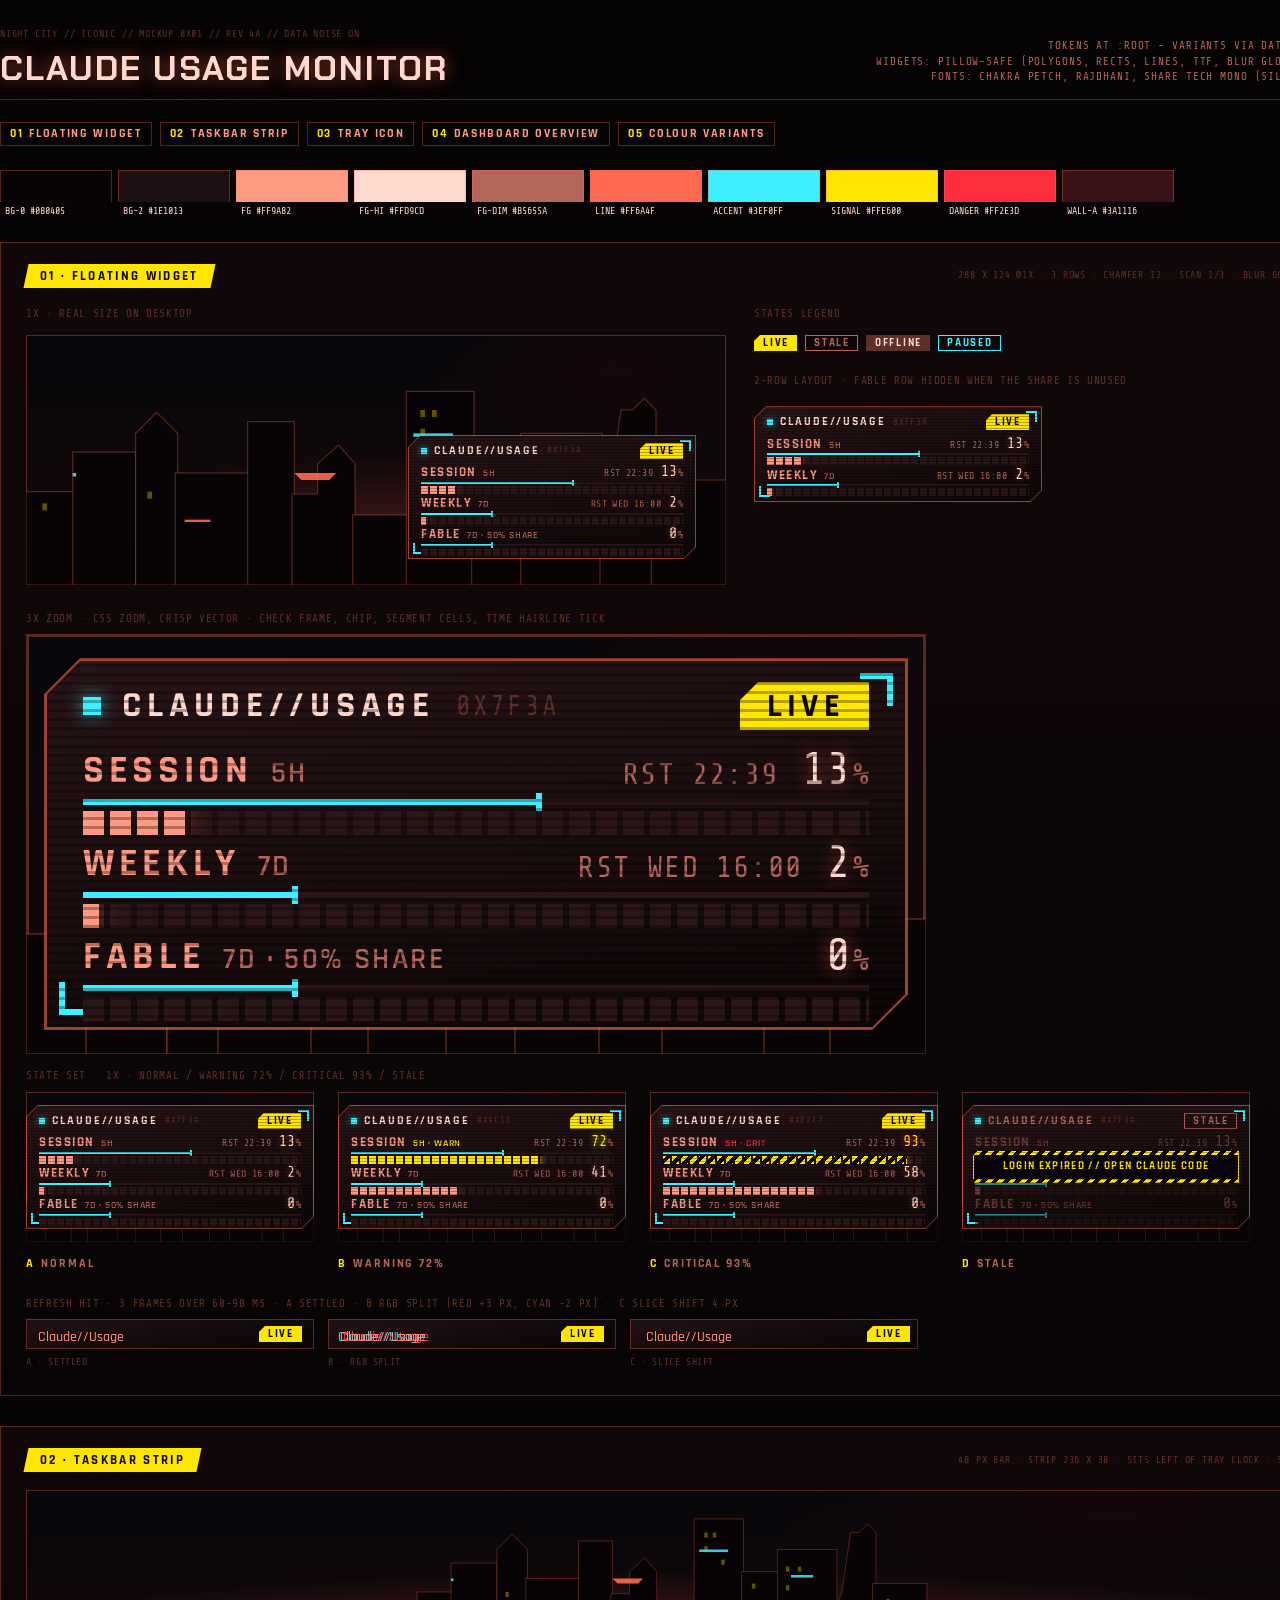
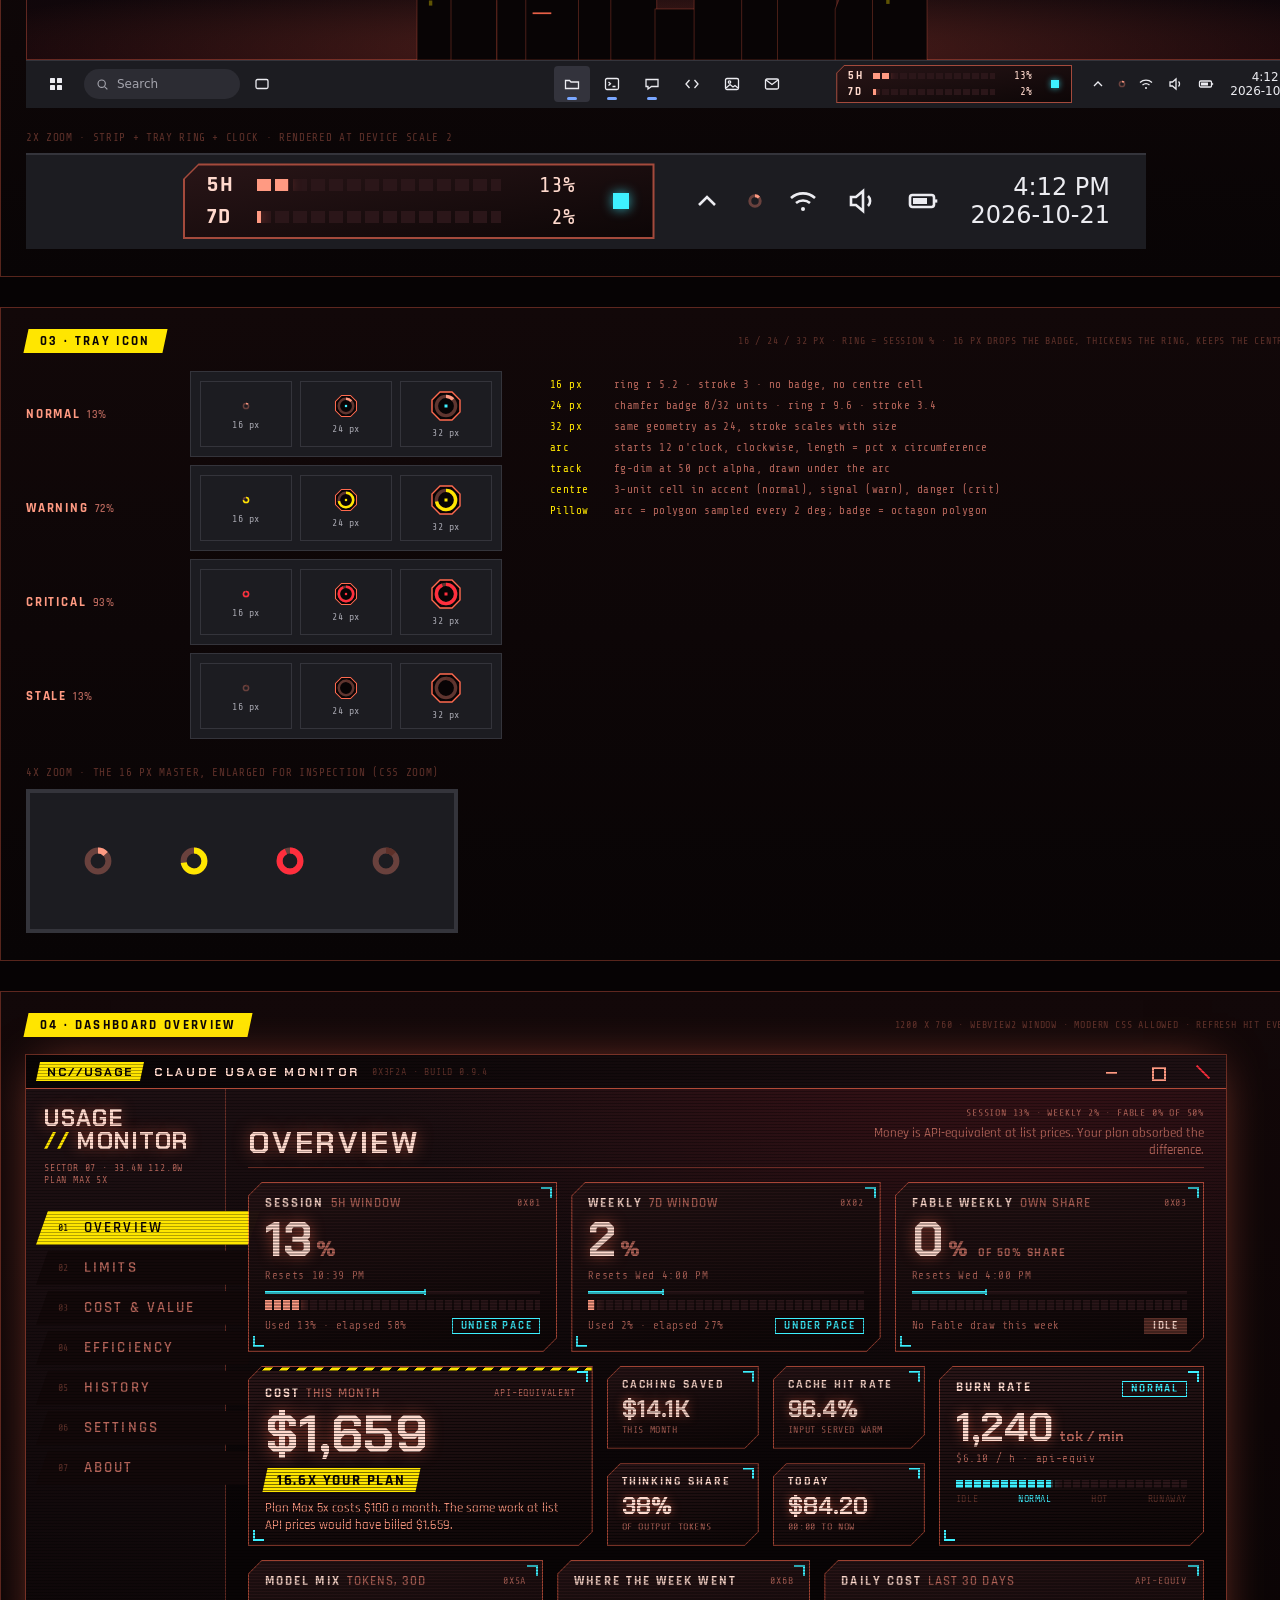
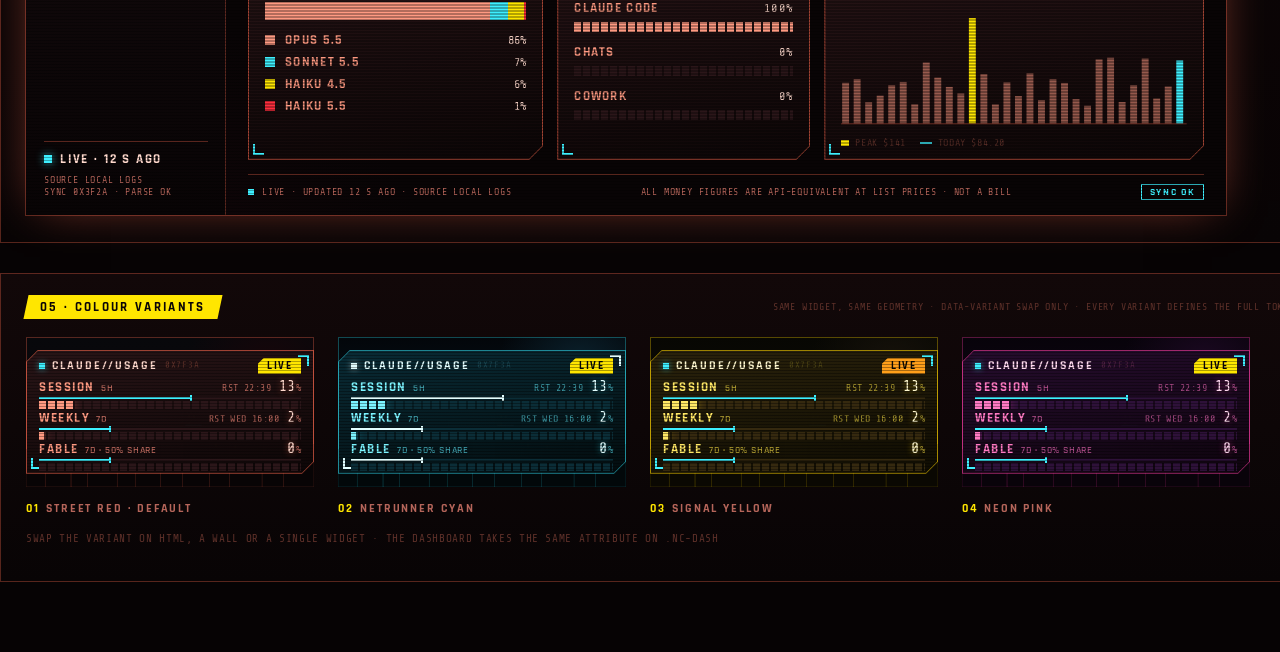
<file: design/mockups/night_city/iconic.html>
<!doctype html>
<html lang="en" data-variant="street-red">
<head>
<meta charset="utf-8">
<meta name="viewport" content="width=device-width, initial-scale=1">
<title>Night City Iconic - Claude Usage Monitor</title>
<link rel="preconnect" href="https://fonts.googleapis.com">
<link rel="preconnect" href="https://fonts.gstatic.com" crossorigin>
<link href="https://fonts.googleapis.com/css2?family=Chakra+Petch:wght@500;600;700&family=Rajdhani:wght@500;600;700&family=Share+Tech+Mono&display=swap" rel="stylesheet">
<style>
/* =====================================================================
   NIGHT CITY / ICONIC  -  Claude Usage Monitor mockup
   Fonts (all SIL OFL 1.1): Chakra Petch (headings), Rajdhani (labels),
   Share Tech Mono (numbers + data noise).
   Taskbar mock uses Segoe UI Variable / Segoe UI (Windows system fonts).
   Layout: 1) tokens  2) shared frame parts  3) floating widget
           4) taskbar strip + tray  5) dashboard  6) mock sheet chrome
   ===================================================================== */

/* ---------- 1. TOKENS: every colour in the theme is defined here ---------- */
:root,
[data-variant="street-red"] {
  --nc-bg-0: #080405;          /* void */
  --nc-bg-1: #120809;
  --nc-bg-2: #1e1013;          /* panel lift */
  --nc-track: #2b1619;         /* empty bar segments */
  --nc-panel-top: rgba(34, 18, 21, .95);
  --nc-panel-bot: rgba(8, 4, 5, .97);
  --nc-fg: #ff9a82;            /* primary: off-red / salmon */
  --nc-fg-hi: #ffd9cd;         /* emphasis text */
  --nc-fg-dim: #b5655a;
  --nc-fg-faint: #5d3029;      /* noise, tertiary */
  --nc-line: #ff6a4f;          /* frames, hairlines */
  --nc-hair: rgba(255, 106, 79, .32);
  --nc-accent: #3ef0ff;        /* cyan: pace line, brackets, live data */
  --nc-signal: #ffe600;        /* signature yellow: chips, warn fill */
  --nc-danger: #ff2e3d;        /* critical */
  --nc-hz-a: #ffe600;          /* hazard stripe: yellow */
  --nc-hz-b: #0a0506;          /* hazard stripe: ink */
  --nc-ink: #0a0506;           /* text on yellow / cyan */
  --nc-glow: rgba(255, 106, 79, .6);
  --nc-glow-accent: rgba(62, 240, 255, .7);
  --nc-scan: rgba(0, 0, 0, .3);
  --nc-wall-a: #3a1116;
  --nc-wall-b: #07080b;
  --nc-wall-c: #15060a;
  --nc-haze: rgba(255, 106, 79, .26);  /* horizon haze behind skylines */
  --nc-page: #060304;
}
[data-variant="netrunner-cyan"] {
  --nc-bg-0: #02080a; --nc-bg-1: #04161b; --nc-bg-2: #082630; --nc-track: #0b2d37;
  --nc-panel-top: rgba(8, 38, 48, .95); --nc-panel-bot: rgba(2, 8, 10, .97);
  --nc-fg: #7cf4ff; --nc-fg-hi: #e2feff; --nc-fg-dim: #3d98a4; --nc-fg-faint: #1a4550;
  --nc-line: #2fd8ea; --nc-hair: rgba(47, 216, 234, .32);
  --nc-accent: #e2feff; --nc-signal: #ffe600; --nc-danger: #ff2e3d;
  --nc-hz-a: #ffe600; --nc-hz-b: #02080a; --nc-ink: #02080a;
  --nc-glow: rgba(47, 216, 234, .6); --nc-glow-accent: rgba(226, 254, 255, .6);
  --nc-scan: rgba(0, 0, 0, .34);
  --nc-wall-a: #063440; --nc-wall-b: #03060a; --nc-wall-c: #0a1f2a; --nc-haze: rgba(47, 216, 234, .2); --nc-page: #010507;
}
[data-variant="signal-yellow"] {
  --nc-bg-0: #0a0802; --nc-bg-1: #17130a; --nc-bg-2: #241d0c; --nc-track: #35290f;
  --nc-panel-top: rgba(36, 29, 12, .95); --nc-panel-bot: rgba(10, 8, 2, .97);
  --nc-fg: #ffe866; --nc-fg-hi: #fff8cf; --nc-fg-dim: #a8962f; --nc-fg-faint: #4e4515;
  --nc-line: #ffd400; --nc-hair: rgba(255, 212, 0, .32);
  --nc-accent: #3ef0ff; --nc-signal: #ff9f1a; --nc-danger: #ff2e3d;
  --nc-hz-a: #ffe600; --nc-hz-b: #0a0802; --nc-ink: #0a0802;
  --nc-glow: rgba(255, 212, 0, .6); --nc-glow-accent: rgba(62, 240, 255, .65);
  --nc-scan: rgba(0, 0, 0, .34);
  --nc-wall-a: #2c2408; --nc-wall-b: #070703; --nc-wall-c: #15110a; --nc-haze: rgba(255, 212, 0, .18); --nc-page: #050401;
}
[data-variant="neon-pink"] {
  --nc-bg-0: #09030a; --nc-bg-1: #140719; --nc-bg-2: #1f0b2a; --nc-track: #2e1139;
  --nc-panel-top: rgba(31, 11, 42, .95); --nc-panel-bot: rgba(9, 3, 10, .97);
  --nc-fg: #ff7ac3; --nc-fg-hi: #ffd9ef; --nc-fg-dim: #a84a84; --nc-fg-faint: #4e2141;
  --nc-line: #ff3ea5; --nc-hair: rgba(255, 62, 165, .32);
  --nc-accent: #3ef0ff; --nc-signal: #ffe600; --nc-danger: #ff2e3d;
  --nc-hz-a: #ffe600; --nc-hz-b: #09030a; --nc-ink: #09030a;
  --nc-glow: rgba(255, 62, 165, .6); --nc-glow-accent: rgba(62, 240, 255, .6);
  --nc-scan: rgba(0, 0, 0, .32);
  --nc-wall-a: #3a0c35; --nc-wall-b: #07030a; --nc-wall-c: #1a0820; --nc-haze: rgba(255, 62, 165, .24); --nc-page: #050107;
}

/* ---------- 2. SHARED FRAME PARTS (reused by widget, strip, dashboard) ---------- */
/* chamfered frame: .cut > .edge (hairline) + .cut > .in (panel). --cut = chamfer size */
.cut { position: relative; --cut: 12px; }
.cut > .edge {
  position: absolute; inset: 0; background: var(--nc-line); opacity: .6;
  clip-path: polygon(var(--cut) 0, 100% 0, 100% calc(100% - var(--cut)), calc(100% - var(--cut)) 100%, 0 100%, 0 var(--cut));
}
.cut > .in {
  position: absolute; inset: 1px; overflow: hidden;
  background: linear-gradient(170deg, var(--nc-panel-top), var(--nc-panel-bot));
  clip-path: polygon(calc(var(--cut) - 1px) 0, 100% 0, 100% calc(100% - var(--cut) + 1px), calc(100% - var(--cut) + 1px) 100%, 0 100%, 0 calc(var(--cut) - 1px));
}
/* scanlines: every 3px, 1px dark */
.scan::after {
  content: ""; position: absolute; inset: 0; pointer-events: none;
  background: repeating-linear-gradient(0deg, var(--nc-scan) 0 1px, transparent 1px 3px);
}
/* corner brackets: top-right and bottom-left, L-shaped */
.br { position: absolute; width: 9px; height: 9px; border: 0 solid var(--nc-accent); }
.br.tr { top: 4px; right: 4px; border-top-width: 2px; border-right-width: 2px; }
.br.bl { bottom: 4px; left: 4px; border-bottom-width: 2px; border-left-width: 2px; }
/* chamfered status chips */
.chip {
  display: inline-block; font: 700 11px/16px "Rajdhani", sans-serif; letter-spacing: .16em; text-transform: uppercase;
  padding: 0 8px 0 9px; background: var(--nc-signal); color: var(--nc-ink);
  clip-path: polygon(6px 0, 100% 0, 100% 100%, 0 100%, 0 6px);
}
.chip.out { background: none; color: var(--nc-accent); box-shadow: inset 0 0 0 1px var(--nc-accent); clip-path: none; }
.chip.dim { background: none; color: var(--nc-fg-dim); box-shadow: inset 0 0 0 1px var(--nc-fg-dim); clip-path: none; }
.chip.off { background: var(--nc-fg-faint); color: var(--nc-fg-hi); clip-path: none; }
/* segmented bar track: 7px cells, 2px gaps (mask); fill is an absolutely placed <i> */
.seg {
  position: relative; background: var(--nc-track);
  -webkit-mask: repeating-linear-gradient(90deg, #000 0 7px, transparent 7px 9px);
          mask: repeating-linear-gradient(90deg, #000 0 7px, transparent 7px 9px);
}
.seg > i { position: absolute; left: 0; top: 0; bottom: 0; width: var(--p, 0%); background: var(--nc-fg); }
/* time-elapsed hairline: cyan up to --t, tick at the end */
.tline { position: relative; height: 2px; background: linear-gradient(90deg, var(--nc-accent) var(--t, 0%), var(--nc-track) var(--t, 0%)); }
.tline::after { content: ""; position: absolute; top: -2px; left: calc(var(--t, 0%) - 1px); width: 2px; height: 6px; background: var(--nc-accent); }
/* hazard stripes (yellow / ink, 45 degrees) */
.hz { background: repeating-linear-gradient(-45deg, var(--nc-hz-a) 0 6px, var(--nc-hz-b) 6px 12px); }
/* data-noise label */
.noise { font: 400 10px/1.25 "Share Tech Mono", monospace; color: var(--nc-fg-faint); letter-spacing: .08em; text-transform: uppercase; white-space: nowrap; }
/* slanted section tab: skew the box, counter-skew the text */
.tab {
  display: inline-block; transform: skewX(-12deg); background: var(--nc-signal); color: var(--nc-ink);
  font: 700 13px/1 "Rajdhani", sans-serif; letter-spacing: .18em; text-transform: uppercase; padding: 6px 14px 5px;
}
.tab > span { display: inline-block; transform: skewX(12deg); }

@keyframes nc-pip { 0%, 49% { opacity: 1; } 50%, 100% { opacity: .35; } }
@keyframes nc-hit {
  0%   { transform: translate(-3px, 0); text-shadow: 3px 0 0 var(--nc-danger), -3px 0 0 var(--nc-accent); }
  1.2% { transform: translate(2px, 0);  text-shadow: -2px 0 0 var(--nc-danger), 2px 0 0 var(--nc-accent); }
  2.4% { transform: none;               text-shadow: 0 0 14px var(--nc-glow); }
  100% { transform: none;               text-shadow: 0 0 14px var(--nc-glow); }
}

/* ---------- 3. PAGE + MOCK SHEET CHROME (not part of the widget) ---------- */
html, body { margin: 0; }
body {
  background: var(--nc-page); color: var(--nc-fg);
  font: 500 14px/1.35 "Rajdhani", system-ui, sans-serif; -webkit-font-smoothing: antialiased;
}
.sheet-wrap { width: 1344px; margin: 0 auto; padding: 28px 0 40px; }
.masthead { display: flex; align-items: flex-end; justify-content: space-between; gap: 24px; border-bottom: 1px solid var(--nc-hair); padding-bottom: 14px; margin-bottom: 22px; }
.masthead h1 { margin: 0; font: 700 34px/1 "Chakra Petch", sans-serif; letter-spacing: .06em; text-transform: uppercase; color: var(--nc-fg-hi); text-shadow: 0 0 18px var(--nc-glow); }
.masthead .sub { font: 400 11px/1.4 "Share Tech Mono", monospace; color: var(--nc-fg-dim); letter-spacing: .08em; text-align: right; }
.index { display: flex; flex-wrap: wrap; gap: 8px; margin: 0 0 24px; }
.index a { font: 700 12px/1 "Rajdhani", sans-serif; letter-spacing: .14em; text-transform: uppercase; color: var(--nc-fg); text-decoration: none; padding: 6px 10px; box-shadow: inset 0 0 0 1px var(--nc-hair); }
.index a b { color: var(--nc-signal); font-weight: 700; margin-right: 6px; }
.sheet { position: relative; margin: 0 0 30px; padding: 22px 26px 28px; background: linear-gradient(180deg, var(--nc-bg-1), var(--nc-bg-0)); box-shadow: inset 0 0 0 1px var(--nc-hair); }
.sheet-h { display: flex; align-items: center; gap: 16px; margin: 0 0 18px; }
.sheet-h h2 { margin: 0; font: 600 20px/1 "Chakra Petch", sans-serif; letter-spacing: .08em; text-transform: uppercase; color: var(--nc-fg-hi); }
.sheet-h .noise { margin-left: auto; }
.cap { font: 400 11px/1.4 "Share Tech Mono", monospace; color: var(--nc-fg-faint); letter-spacing: .06em; text-transform: uppercase; margin: 0 0 8px; }
.cap b { color: var(--nc-fg-dim); font-weight: 400; }
.row-flex { display: flex; align-items: flex-start; gap: 24px; flex-wrap: wrap; }
.stack { display: flex; flex-direction: column; gap: 6px; }
.label-under { font: 700 12px/1 "Rajdhani", sans-serif; letter-spacing: .16em; text-transform: uppercase; color: var(--nc-fg-dim); margin-top: 10px; }

/* desktop wallpaper: gradient + skyline silhouette (polygons, no photos) */
.wall {
  position: relative; overflow: hidden; background:
    radial-gradient(40% 55% at 84% 14%, var(--nc-wall-c) 0%, transparent 70%),
    radial-gradient(80% 62% at 50% 92%, var(--nc-haze) 0%, transparent 72%),
    linear-gradient(180deg, var(--nc-wall-b) 0%, var(--nc-wall-c) 100%);
  box-shadow: inset 0 0 0 1px var(--nc-hair);
}
.wall > svg.sky { position: absolute; left: 0; bottom: 0; width: 100%; height: 100%; }
.sky .b { fill: var(--nc-bg-0); stroke: var(--nc-hair); stroke-width: 1; }
.sky .w { fill: var(--nc-signal); opacity: .35; }
.sky .n { fill: var(--nc-accent); opacity: .85; }
.sky .m { fill: var(--nc-line); opacity: .9; }

/* ---------- 4. FLOATING WIDGET  (Pillow map: chamfer polygon, rects, 1px lines, TTF text, blur glow, alpha) ---------- */
.nc-w {
  position: relative; width: 288px; height: 124px; color: var(--nc-fg);
  font-family: "Rajdhani", sans-serif;
}
.nc-w.is-2row { height: 96px; }
.nc-w .hd {
  position: absolute; left: 12px; right: 12px; top: 6px; height: 18px;
  display: flex; align-items: center; justify-content: space-between;
}
.nc-w .brand {
  display: flex; align-items: center; gap: 7px;
  font: 700 12px/1 "Rajdhani", sans-serif; letter-spacing: .16em; text-transform: uppercase; color: var(--nc-fg-hi);
}
.nc-w .pip { width: 6px; height: 6px; background: var(--nc-accent); box-shadow: 0 0 6px var(--nc-glow-accent); animation: nc-pip 1.4s steps(1) infinite; }
.nc-w .hex { font: 400 9px/1 "Share Tech Mono", monospace; color: var(--nc-fg-faint); letter-spacing: .08em; }
.nc-w .rows { position: absolute; left: 12px; right: 12px; top: 30px; display: flex; flex-direction: column; gap: 3px; }
.nc-w .row { position: relative; height: 28px; }
.nc-w .rt { display: flex; align-items: center; justify-content: space-between; height: 14px; }
.nc-w .lbl { font: 700 13px/14px "Rajdhani", sans-serif; letter-spacing: .12em; text-transform: uppercase; color: var(--nc-fg); white-space: nowrap; }
.nc-w .lbl em { font-style: normal; font-weight: 600; font-size: 10px; letter-spacing: .08em; color: var(--nc-fg-dim); margin-left: 6px; }
.nc-w .end { display: flex; align-items: baseline; gap: 8px; }
.nc-w .rs { font: 400 10px/14px "Share Tech Mono", monospace; color: var(--nc-fg-dim); letter-spacing: .04em; white-space: nowrap; }
.nc-w .val { font: 400 15px/14px "Share Tech Mono", monospace; color: var(--nc-fg-hi); text-shadow: 0 0 6px var(--nc-glow); }
.nc-w .val small { font-size: 10px; color: var(--nc-fg-dim); margin-left: 1px; text-shadow: none; }
.nc-w .tline { margin-top: 2px; }
.nc-w .seg { margin-top: 2px; height: 8px; }
.nc-w .seg > i { background: var(--nc-fg); box-shadow: 0 0 8px var(--nc-glow); }
/* state: warning (yellow fill) */
.nc-w .row.warn .seg > i { background: var(--nc-signal); box-shadow: 0 0 8px var(--nc-signal); }
.nc-w .row.warn .lbl em { color: var(--nc-signal); }
.nc-w .row.warn .val { color: var(--nc-signal); text-shadow: 0 0 6px var(--nc-signal); }
/* state: critical (hazard stripes on the fill, danger tag) */
.nc-w .row.crit .seg > i { background: repeating-linear-gradient(-45deg, var(--nc-hz-a) 0 4px, var(--nc-hz-b) 4px 8px); box-shadow: 0 0 10px var(--nc-danger); }
.nc-w .row.crit .lbl em { color: var(--nc-danger); }
.nc-w .row.crit .val { color: var(--nc-signal); text-shadow: 0 0 6px var(--nc-danger); }
/* state: stale (tokens swapped to dim, data frozen, message band) */
.nc-w.is-stale { --nc-fg: var(--nc-fg-dim); --nc-fg-hi: var(--nc-fg-dim); }
.nc-w.is-stale .rows { opacity: .5; }
.nc-w.is-stale .seg > i { box-shadow: none; }
.nc-w.is-stale .val { text-shadow: none; }
.nc-w .msg {
  position: absolute; left: 10px; right: 10px; top: 45px; height: 32px;
  display: flex; align-items: center; justify-content: center;
  background: var(--nc-ink); box-shadow: inset 0 0 0 1px var(--nc-signal);
  color: var(--nc-signal); font: 700 11px/1 "Rajdhani", sans-serif; letter-spacing: .12em; text-transform: uppercase;
}
.nc-w .msg::before, .nc-w .msg::after { content: ""; position: absolute; left: 0; right: 0; height: 4px; background: repeating-linear-gradient(-45deg, var(--nc-hz-a) 0 4px, var(--nc-hz-b) 4px 8px); }
.nc-w .msg::before { top: 0; }
.nc-w .msg::after { bottom: 0; }
/* refresh hit demo: three frames (settled / RGB split / slice shift) */
.frames { display: flex; gap: 14px; align-items: flex-start; }
.frame-hd { position: relative; width: 288px; height: 30px; background: linear-gradient(170deg, var(--nc-panel-top), var(--nc-panel-bot)); box-shadow: inset 0 0 0 1px var(--nc-hair); }
.frame-hd .brand { position: absolute; left: 12px; top: 9px; }
.frame-hd .chip { position: absolute; right: 12px; top: 7px; }
.frame-hd.split .brand { text-shadow: 3px 0 0 var(--nc-danger), -2px 0 0 var(--nc-accent); }
.frame-hd.slice .brand { left: 16px; }
.frame-hd.slice .chip { right: 8px; }

/* ---------- 5. TASKBAR STRIP (Pillow map: rect bars, chamfer polygon, 1 tick, 1 dot) ---------- */
.nc-strip { position: relative; width: 236px; height: 38px; color: var(--nc-fg); font-family: "Rajdhani", sans-serif; }
.nc-strip > .edge { position: absolute; inset: 0; background: var(--nc-line); opacity: .6; clip-path: polygon(8px 0, 100% 0, 100% 100%, 0 100%, 0 8px); }
.nc-strip > .in { position: absolute; inset: 1px; background: linear-gradient(170deg, var(--nc-panel-top), var(--nc-panel-bot)); clip-path: polygon(7px 0, 100% 0, 100% 100%, 0 100%, 0 7px); }
.nc-strip .r { position: absolute; left: 12px; right: 40px; height: 12px; display: flex; align-items: center; gap: 7px; z-index: 1; }
.nc-strip .r1 { top: 5px; }
.nc-strip .r2 { top: 21px; }
.nc-strip .k { font: 700 11px/12px "Rajdhani", sans-serif; letter-spacing: .12em; color: var(--nc-fg-hi); width: 18px; }
.nc-strip .seg { flex: 1; height: 6px; }
.nc-strip .seg > i { background: var(--nc-fg); box-shadow: 0 0 6px var(--nc-glow); }
.nc-strip .seg .tk { position: absolute; top: -3px; bottom: -3px; width: 2px; left: var(--t, 0%); background: var(--nc-accent); }
.nc-strip .r.warn .seg > i { background: var(--nc-signal); }
.nc-strip .p { width: 30px; text-align: right; font: 400 11px/12px "Share Tech Mono", monospace; color: var(--nc-fg-hi); }
.nc-strip .dot { position: absolute; right: 13px; top: 50%; width: 8px; height: 8px; margin-top: -4px; background: var(--nc-accent); box-shadow: 0 0 6px var(--nc-glow-accent); animation: nc-pip 1.4s steps(1) infinite; z-index: 1; }
.nc-strip.is-stale .seg > i { background: var(--nc-fg-faint); box-shadow: none; }
.nc-strip.is-stale .dot { background: var(--nc-signal); box-shadow: none; animation: none; }

/* ---------- 6. TRAY ICON (16 / 24 / 32 px; JS draws the SVG; 16px drops the badge) ---------- */
.tray-ico { display: inline-flex; line-height: 0; }
.tray-ico svg { display: block; }

/* ---------- 7. WINDOWS 11 TASKBAR MOCK (host colours, kept as tokens too) ---------- */
:root {
  --win-tb: #1c1c21;
  --win-tb-line: #34343b;
  --win-glyph: #ececf1;
  --win-muted: #a4a4ad;
  --win-pill: #2c2c33;
  --win-run: #7aa7ff;
  --win-hover: #33333c;
}
.win-tb {
  position: relative; height: 48px; width: 1344px; background: var(--win-tb);
  box-shadow: inset 0 1px 0 var(--win-tb-line);
  font-family: "Segoe UI Variable Text", "Segoe UI Variable", "Segoe UI", system-ui, sans-serif; color: var(--win-glyph);
}
.win-tb .grp { position: absolute; top: 0; bottom: 0; display: flex; align-items: center; }
.win-tb .l { left: 12px; gap: 4px; }
.win-tb .c { left: 50%; transform: translateX(-50%); gap: 4px; }
.win-tb .grp-r { right: 8px; gap: 2px; }
.win-tb .btn { width: 36px; height: 36px; display: flex; align-items: center; justify-content: center; border-radius: 4px; }
.win-tb .btn svg, .win-tb .glyph svg { width: 16px; height: 16px; stroke: var(--win-glyph); fill: none; stroke-width: 1.3; }
.win-tb .search { width: 132px; height: 30px; border-radius: 15px; background: var(--win-pill); display: flex; align-items: center; gap: 8px; padding: 0 12px; color: var(--win-muted); font-size: 12px; margin-left: 6px; }
.win-tb .search svg { width: 13px; height: 13px; stroke: var(--win-muted); fill: none; stroke-width: 1.4; }
.win-tb .app { position: relative; width: 36px; height: 36px; display: flex; align-items: center; justify-content: center; border-radius: 4px; }
.win-tb .app svg { width: 18px; height: 18px; stroke: var(--win-glyph); fill: none; stroke-width: 1.3; }
.win-tb .app.run::after { content: ""; position: absolute; bottom: 2px; left: 50%; width: 10px; height: 3px; margin-left: -5px; border-radius: 2px; background: var(--win-run); }
.win-tb .app.on { background: var(--win-hover); }
.win-tb .glyph { width: 28px; height: 36px; display: flex; align-items: center; justify-content: center; border-radius: 4px; }
.win-tb .clock { display: flex; flex-direction: column; align-items: flex-end; justify-content: center; padding: 0 10px 0 8px; height: 40px; font-size: 12px; line-height: 1.2; color: var(--win-glyph); }
.win-tb .clock small { font-size: 12px; color: var(--win-glyph); }
.win-tb .strip-slot { margin: 0 10px 0 0; }
.win-tb .tray-slot { display: flex; align-items: center; gap: 6px; padding: 0 6px; height: 40px; }

/* ---------- 8. DASHBOARD OVERVIEW  (1200 x 760 window; free to use any modern CSS) ---------- */
.nc-dash {
  position: relative; width: 1200px; height: 760px; overflow: hidden; color: var(--nc-fg);
  font-family: "Rajdhani", sans-serif; font-size: 14px; background: var(--nc-bg-0);
  box-shadow: 0 0 0 1px var(--nc-hair), 0 0 46px -14px var(--nc-glow);
}
.nc-dash::before {
  content: ""; position: absolute; inset: 0;
  background:
    radial-gradient(900px 520px at 80% -8%, var(--nc-wall-a) 0%, transparent 70%),
    radial-gradient(640px 460px at -4% 112%, var(--nc-wall-c) 0%, transparent 72%),
    linear-gradient(180deg, var(--nc-bg-2) 0%, var(--nc-bg-0) 62%);
}
.nc-dash .scanov { position: absolute; inset: 0; z-index: 60; pointer-events: none; background: repeating-linear-gradient(0deg, var(--nc-scan) 0 1px, transparent 1px 3px); }
.nc-dash .frame-x { position: absolute; inset: 0; z-index: 2; }
/* title bar */
.dash-tb {
  position: relative; z-index: 2; height: 34px; display: flex; align-items: center; justify-content: space-between;
  padding-left: 12px; background: linear-gradient(90deg, var(--nc-bg-0), var(--nc-bg-2));
  box-shadow: inset 0 -1px 0 var(--nc-line);
}
.dash-tb .t { display: flex; align-items: center; gap: 12px; font: 700 12px/1 "Chakra Petch", sans-serif; letter-spacing: .22em; text-transform: uppercase; color: var(--nc-fg-hi); }
.dash-tb .tag { display: inline-block; transform: skewX(-12deg); background: var(--nc-signal); color: var(--nc-ink); padding: 4px 9px 3px; letter-spacing: .14em; }
.dash-tb .tag > span { display: inline-block; transform: skewX(12deg); }
.dash-tb .wb { display: flex; height: 34px; }
.dash-tb .wb i { position: relative; width: 46px; height: 34px; display: block; }
.dash-tb .wb i::before { content: ""; position: absolute; }
.wb-min::before { left: 18px; top: 17px; width: 11px; height: 2px; background: var(--nc-fg); }
.wb-max::before { left: 18px; top: 12px; width: 10px; height: 10px; border: 2px solid var(--nc-fg); }
.wb-x::before, .wb-x::after { left: 14px; top: 16px; width: 18px; height: 2px; background: var(--nc-danger); }
.wb-x::before { transform: rotate(45deg); }
.wb-x::after { transform: rotate(-45deg); }
/* body grid */
.dash-body { position: relative; z-index: 1; display: grid; grid-template-columns: 200px 1000px; grid-template-rows: 726px; height: 726px; }
/* nav */
.dash-nav {
  position: relative; padding: 18px 0 16px; display: flex; flex-direction: column;
  background: linear-gradient(180deg, var(--nc-bg-2), var(--nc-bg-0)); box-shadow: inset -1px 0 0 var(--nc-hair);
}
.brand-blk { padding: 0 18px; }
.brand-blk h1 { margin: 0; font: 700 23px/1.02 "Chakra Petch", sans-serif; letter-spacing: .05em; text-transform: uppercase; color: var(--nc-fg-hi); text-shadow: 0 0 14px var(--nc-glow); }
.brand-blk h1 span { color: var(--nc-signal); text-shadow: none; }
.brand-blk .noise { display: block; margin-top: 8px; }
.nav-list { list-style: none; margin: 24px 0 0; padding: 0; display: flex; flex-direction: column; gap: 6px; }
.nav-list li { margin-left: 10px; }
.nav-list a {
  display: flex; align-items: center; gap: 10px; height: 34px; width: 186px; padding: 0 16px 0 22px;
  font: 600 15px/1 "Rajdhani", sans-serif; letter-spacing: .14em; text-transform: uppercase; text-decoration: none;
  color: var(--nc-fg-dim); background: var(--nc-bg-1);
  clip-path: polygon(12px 0, 100% 0, calc(100% - 12px) 100%, 0 100%);
}
.nav-list .ix { font: 400 10px/1 "Share Tech Mono", monospace; color: var(--nc-fg-faint); letter-spacing: .04em; width: 16px; }
.nav-list li.on a { background: var(--nc-signal); color: var(--nc-ink); }
.nav-list li.on .ix { color: var(--nc-ink); }
.sync-blk { margin: auto 18px 0; padding-top: 12px; box-shadow: inset 0 1px 0 var(--nc-hair); display: flex; flex-direction: column; gap: 8px; }
.sync-blk .live { display: flex; align-items: center; gap: 8px; }
.sync-blk .pip { width: 8px; height: 8px; background: var(--nc-accent); box-shadow: 0 0 8px var(--nc-glow-accent); animation: nc-pip 1.4s steps(1) infinite; }
.sync-blk .upd { font: 700 13px/1 "Rajdhani", sans-serif; letter-spacing: .14em; text-transform: uppercase; color: var(--nc-fg-hi); }
/* main */
.dash-main { position: relative; min-width: 0; padding: 18px 22px 14px; display: flex; flex-direction: column; gap: 14px; }
.ph { display: flex; align-items: flex-end; justify-content: space-between; gap: 20px; padding-bottom: 10px; box-shadow: inset 0 -1px 0 var(--nc-hair); }
.ph h2 { margin: 0; font: 700 30px/1 "Chakra Petch", sans-serif; letter-spacing: .08em; text-transform: uppercase; color: var(--nc-fg-hi); text-shadow: 0 0 16px var(--nc-glow); }
.ph .meta { text-align: right; display: flex; flex-direction: column; gap: 6px; align-items: flex-end; }
.ph .note { margin: 0; font: 500 13px/1.25 "Rajdhani", sans-serif; color: var(--nc-fg-dim); max-width: 360px; text-align: right; }
.cut { --cut: 14px; }
.cut > .in { padding: 14px 16px; }
.k { font: 700 13px/1 "Rajdhani", sans-serif; letter-spacing: .16em; text-transform: uppercase; color: var(--nc-fg-hi); }
.k em { font-style: normal; font-weight: 600; color: var(--nc-fg-dim); letter-spacing: .08em; margin-left: 6px; }
.kh { display: flex; justify-content: space-between; align-items: flex-start; gap: 10px; }
.big { display: inline-block; margin-top: 6px; font: 700 48px/1 "Chakra Petch", sans-serif; color: var(--nc-fg-hi); text-shadow: 0 0 14px var(--nc-glow); animation: nc-hit 7s steps(1, end) infinite; }
.big small { font-size: 22px; color: var(--nc-fg-dim); margin-left: 4px; text-shadow: none; animation: none; }
.resets { margin-top: 6px; font: 400 11px/1 "Share Tech Mono", monospace; color: var(--nc-fg-dim); letter-spacing: .06em; }
.bar-lim { margin-top: 10px; }
.bar-lim .tline { height: 3px; }
.bar-lim .seg { margin-top: 6px; height: 10px; }
.bar-lim .seg > i { box-shadow: 0 0 10px var(--nc-glow); }
.pace { display: flex; justify-content: space-between; align-items: center; margin-top: 8px; font: 400 11px/16px "Share Tech Mono", monospace; color: var(--nc-fg-dim); letter-spacing: .04em; }
.pace .chip { font-size: 11px; }
.legend-t { display: flex; gap: 14px; margin-top: 8px; font: 400 10px/1 "Share Tech Mono", monospace; color: var(--nc-fg-faint); letter-spacing: .06em; text-transform: uppercase; }
.legend-t i { display: inline-block; width: 12px; height: 2px; background: var(--nc-accent); vertical-align: middle; margin-right: 6px; }
.legend-t b { display: inline-block; width: 8px; height: 6px; background: var(--nc-fg); vertical-align: middle; margin-right: 6px; }
/* limit cards */
.limits { display: grid; grid-template-columns: repeat(3, 1fr); gap: 14px; }
.limits .cut { height: 170px; }
/* cost row */
.cost-row { display: grid; grid-template-columns: 1.3fr 1.2fr 1fr; gap: 14px; }
.cost-row .cut { height: 180px; }
.hero .hzt { position: absolute; left: 0; right: 0; top: 0; height: 4px; }
.hero .big-money { margin-top: 8px; font: 700 52px/1 "Chakra Petch", sans-serif; color: var(--nc-fg-hi); letter-spacing: .01em; text-shadow: 0 0 16px var(--nc-glow); animation: nc-hit 7s steps(1, end) infinite; display: inline-block; }
.stamp { display: inline-block; margin-top: 8px; transform: skewX(-12deg); background: var(--nc-signal); color: var(--nc-ink); padding: 5px 12px 4px; font: 700 15px/1 "Rajdhani", sans-serif; letter-spacing: .12em; text-transform: uppercase; }
.stamp > span { display: inline-block; transform: skewX(12deg); }
.hero p { margin: 8px 0 0; font: 500 13px/1.3 "Rajdhani", sans-serif; color: var(--nc-fg); max-width: 300px; }
.hero .foot { position: absolute; left: 16px; right: 16px; bottom: 12px; display: flex; justify-content: space-between; align-items: center; }
.minis { display: grid; grid-template-columns: 1fr 1fr; gap: 14px; }
.minis .cut { height: 83px; }
.minis .cut > .in { padding: 12px 14px; }
.mini .big-s { margin-top: 6px; font: 700 24px/1 "Chakra Petch", sans-serif; color: var(--nc-fg-hi); text-shadow: 0 0 10px var(--nc-glow); }
.mini .sub { margin-top: 4px; white-space: nowrap; font: 400 10px/1 "Share Tech Mono", monospace; color: var(--nc-fg-dim); letter-spacing: .06em; text-transform: uppercase; }
.burn .big-b { margin-top: 10px; font: 700 40px/1 "Chakra Petch", sans-serif; color: var(--nc-fg-hi); text-shadow: 0 0 12px var(--nc-glow); }
.burn .big-b small { font-size: 14px; color: var(--nc-fg-dim); margin-left: 6px; text-shadow: none; }
.scale { position: relative; margin-top: 16px; }
.scale .seg { height: 8px; }
.scale .seg > i { background: var(--nc-accent); box-shadow: 0 0 8px var(--nc-glow-accent); }
.scale .ticks { display: flex; justify-content: space-between; margin-top: 6px; font: 400 10px/1 "Share Tech Mono", monospace; color: var(--nc-fg-faint); letter-spacing: .06em; text-transform: uppercase; }
.scale .ticks b { font-weight: 400; color: var(--nc-accent); }
/* row 3 */
.row3 { display: grid; grid-template-columns: 1.05fr 0.9fr 1.35fr; gap: 14px; }
.row3 .cut { height: 200px; }
.stackbar { display: flex; height: 18px; margin-top: 14px; box-shadow: inset 0 0 0 1px var(--nc-hair); }
.stackbar i { display: block; height: 100%; }
.mix-list { list-style: none; margin: 14px 0 0; padding: 0; display: flex; flex-direction: column; gap: 9px; }
.mix-list li { display: grid; grid-template-columns: 12px 1fr auto; align-items: center; gap: 8px; font: 700 13px/1 "Rajdhani", sans-serif; letter-spacing: .1em; text-transform: uppercase; color: var(--nc-fg); }
.mix-list li i { width: 10px; height: 10px; display: block; }
.mix-list li em { font: 400 12px/1 "Share Tech Mono", monospace; font-style: normal; color: var(--nc-fg-hi); letter-spacing: .02em; }
.week-list { list-style: none; margin: 14px 0 0; padding: 0; display: flex; flex-direction: column; gap: 14px; }
.week-list .wr { display: flex; justify-content: space-between; font: 700 13px/1 "Rajdhani", sans-serif; letter-spacing: .1em; text-transform: uppercase; color: var(--nc-fg); }
.week-list .wr em { font: 400 12px/1 "Share Tech Mono", monospace; font-style: normal; color: var(--nc-fg-hi); }
.week-list .seg { margin-top: 7px; height: 10px; }
.week-list .seg > i { box-shadow: 0 0 8px var(--nc-glow); }
.week-list .off .seg > i { width: 0; }
.spark-wrap { margin-top: 10px; }
.spark-wrap svg { display: block; width: 100%; height: 132px; }
.spark-wrap .bar-d { fill: var(--nc-fg); opacity: .55; }
.spark-wrap .bar-t { fill: var(--nc-accent); }
.spark-wrap .bar-p { fill: var(--nc-signal); }
.spark-wrap .base { stroke: var(--nc-hair); stroke-width: 1; }
/* footer */
.dash-foot { display: flex; justify-content: space-between; align-items: center; gap: 16px; padding-top: 10px; box-shadow: inset 0 1px 0 var(--nc-hair); }
.dash-foot .noise { font-size: 10px; }
.dash-foot .chip { font-size: 10px; }
.nc-dash .noise { color: var(--nc-fg-dim); }
.big .sm { font: 700 12px/1 "Rajdhani", sans-serif; letter-spacing: .12em; text-transform: uppercase; color: var(--nc-fg-dim); margin-left: 10px; text-shadow: none; animation: none; }
@media (prefers-reduced-motion: reduce) {
  .big, .big-money, .nc-w .pip, .nc-strip .dot, .sync-blk .pip { animation: none !important; }
}
.tray-wrap { display: flex; gap: 48px; align-items: flex-start; }
.tray-notes { font: 400 11px/1.9 "Share Tech Mono", monospace; color: var(--nc-fg-dim); letter-spacing: .04em; padding-top: 4px; }
.tray-notes b { font-weight: 400; color: var(--nc-signal); display: inline-block; width: 64px; }

/* ---------- 9. MOCK-SHEET EXTRAS ---------- */
.nc-w.cut { --cut: 12px; }
.pal { display: flex; gap: 6px; flex-wrap: wrap; margin: 0 0 22px; }
.pal .sw { width: 112px; height: 50px; display: flex; flex-direction: column; justify-content: flex-end; box-shadow: inset 0 0 0 1px var(--nc-hair); }
.pal .sw span { font: 400 10px/1 "Share Tech Mono", monospace; color: var(--nc-fg-hi); background: var(--nc-bg-0); padding: 4px 5px; }
.chips { display: flex; gap: 8px; flex-wrap: wrap; }
.state-row { display: flex; gap: 24px; align-items: flex-start; }
.zoomtb { position: relative; width: 560px; height: 48px; background: var(--win-tb); font-family: "Segoe UI Variable Text", "Segoe UI Variable", "Segoe UI", system-ui, sans-serif; color: var(--win-glyph); }
.fillg { fill: var(--win-glyph) !important; stroke: none !important; }
.tile-row { display: flex; gap: 8px; align-items: center; padding: 10px; background: var(--win-tb); box-shadow: inset 0 0 0 1px var(--win-tb-line); width: max-content; }
.tile { display: flex; flex-direction: column; align-items: center; justify-content: center; gap: 6px; width: 92px; height: 66px; background: var(--win-tb); box-shadow: inset 0 0 0 1px var(--win-tb-line); }
.tile .tcap { font: 400 10px/1 "Share Tech Mono", monospace; color: var(--win-muted); letter-spacing: .06em; }
.trow { display: flex; align-items: center; gap: 14px; margin-bottom: 8px; }
.trow .lbl2 { width: 150px; font: 700 13px/1 "Rajdhani", sans-serif; letter-spacing: .14em; text-transform: uppercase; color: var(--nc-fg); }
.trow .lbl2 em { font-style: normal; font-weight: 600; font-size: 11px; color: var(--nc-fg-dim); margin-left: 6px; letter-spacing: .06em; }
.var-row { display: grid; grid-template-columns: repeat(4, 288px); gap: 24px; }
.var-row .wall { width: 288px; height: 150px; }
.var-row .nc-w { position: absolute; left: 0; top: 13px; }
.label-under { font: 700 12px/1 "Rajdhani", sans-serif; letter-spacing: .16em; text-transform: uppercase; color: var(--nc-fg-dim); margin-top: 10px; }
.label-under b { color: var(--nc-signal); font-weight: 700; margin-right: 6px; }
.cap-sm { font: 400 10px/1.3 "Share Tech Mono", monospace; color: var(--nc-fg-faint); letter-spacing: .06em; text-transform: uppercase; }
.masthead-tag { font: 400 11px/1.4 "Share Tech Mono", monospace; color: var(--nc-fg-dim); letter-spacing: .08em; text-transform: uppercase; }
</style>
</head>
<body>
<div class="sheet-wrap">

<header class="masthead">
  <div>
    <div class="noise" style="margin-bottom: 10px;">NIGHT CITY // ICONIC // MOCKUP 0x01 // REV 4A // DATA NOISE ON</div>
    <h1>Claude Usage Monitor</h1>
  </div>
  <div class="masthead-tag" style="text-align:right;">
    Tokens at :root - variants via data-variant<br>
    Widgets: Pillow-safe (polygons, rects, lines, TTF, blur glow, alpha)<br>
    Fonts: Chakra Petch, Rajdhani, Share Tech Mono (SIL OFL 1.1)
  </div>
</header>

<nav class="index">
  <a href="#s-widget"><b>01</b>Floating widget</a>
  <a href="#s-taskbar"><b>02</b>Taskbar strip</a>
  <a href="#s-tray"><b>03</b>Tray icon</a>
  <a href="#s-dash"><b>04</b>Dashboard overview</a>
  <a href="#s-variants"><b>05</b>Colour variants</a>
</nav>

<div class="pal">
  <div class="sw" style="background: var(--nc-bg-0);"><span>BG-0 #080405</span></div>
  <div class="sw" style="background: var(--nc-bg-2);"><span>BG-2 #1E1013</span></div>
  <div class="sw" style="background: var(--nc-fg);"><span>FG #FF9A82</span></div>
  <div class="sw" style="background: var(--nc-fg-hi);"><span>FG-HI #FFD9CD</span></div>
  <div class="sw" style="background: var(--nc-fg-dim);"><span>FG-DIM #B5655A</span></div>
  <div class="sw" style="background: var(--nc-line);"><span>LINE #FF6A4F</span></div>
  <div class="sw" style="background: var(--nc-accent);"><span>ACCENT #3EF0FF</span></div>
  <div class="sw" style="background: var(--nc-signal);"><span>SIGNAL #FFE600</span></div>
  <div class="sw" style="background: var(--nc-danger);"><span>DANGER #FF2E3D</span></div>
  <div class="sw" style="background: var(--nc-wall-a);"><span>WALL-A #3A1116</span></div>
</div>

<!-- ============ 01 FLOATING WIDGET ============ -->
<section class="sheet" id="s-widget">
  <div class="sheet-h">
    <span class="tab"><span>01 &middot; Floating widget</span></span>
    <span class="noise">288 x 124 @1x &middot; 3 rows &middot; chamfer 12 &middot; scan 1/3 &middot; blur glow 6-8</span>
  </div>

  <div class="row-flex" style="gap: 28px;">
    <div class="stack">
      <div class="cap">1x &middot; real size on desktop</div>
      <div class="wall" data-sky style="width: 700px; height: 250px;">
        <div class="nc-w" data-widget="normal" id="float-1x" style="position:absolute; right: 30px; bottom: 26px;"></div>
      </div>
    </div>
    <div class="stack" style="width: 520px;">
      <div class="cap">states legend</div>
      <div class="chips">
        <span class="chip">LIVE</span>
        <span class="chip dim">STALE</span>
        <span class="chip off">OFFLINE</span>
        <span class="chip out">PAUSED</span>
      </div>
      <div class="cap" style="margin-top: 16px;">2-row layout &middot; FABLE row hidden when the share is unused</div>
      <div class="nc-w" data-widget="two" id="float-2row" style="margin-top: 4px;"></div>
    </div>
  </div>

  <div class="cap" style="margin-top: 26px;">3x zoom &middot; CSS zoom, crisp vector &middot; check frame, chip, segment cells, time hairline tick</div>
  <div class="wall" data-sky style="width: 300px; height: 140px; zoom: 3; transform-origin: 0 0;">
    <div class="nc-w" data-widget="normal" id="float-zoom" style="position:absolute; left: 6px; top: 8px;"></div>
  </div>

  <div class="cap" style="margin-top: 14px;">state set &middot; 1x &middot; normal / warning 72% / critical 93% / stale</div>
  <div class="state-row">
    <div class="stack"><div class="wall" data-sky style="width:288px;height:150px;"><div class="nc-w" data-widget="normal" style="position:absolute;left:0;top:13px;"></div></div><div class="label-under"><b>A</b>Normal</div></div>
    <div class="stack"><div class="wall" data-sky style="width:288px;height:150px;"><div class="nc-w" data-widget="warn" style="position:absolute;left:0;top:13px;"></div></div><div class="label-under"><b>B</b>Warning 72%</div></div>
    <div class="stack"><div class="wall" data-sky style="width:288px;height:150px;"><div class="nc-w" data-widget="crit" style="position:absolute;left:0;top:13px;"></div></div><div class="label-under"><b>C</b>Critical 93%</div></div>
    <div class="stack"><div class="wall" data-sky style="width:288px;height:150px;"><div class="nc-w" data-widget="stale" style="position:absolute;left:0;top:13px;"></div></div><div class="label-under"><b>D</b>Stale</div></div>
  </div>

  <div class="cap" style="margin-top: 26px;">refresh hit &middot; 3 frames over 60-90 ms &middot; A settled &middot; B RGB split (red +3 px, cyan -2 px) &middot; C slice shift 4 px</div>
  <div class="frames">
    <div class="stack"><div class="frame-hd"><span class="brand"><span class="pip"></span>Claude//Usage</span><span class="chip">LIVE</span></div><div class="cap-sm">A &middot; settled</div></div>
    <div class="stack"><div class="frame-hd split"><span class="brand"><span class="pip"></span>Claude//Usage</span><span class="chip">LIVE</span></div><div class="cap-sm">B &middot; RGB split</div></div>
    <div class="stack"><div class="frame-hd slice"><span class="brand"><span class="pip"></span>Claude//Usage</span><span class="chip">LIVE</span></div><div class="cap-sm">C &middot; slice shift</div></div>
  </div>
</section>

<!-- ============ 02 TASKBAR STRIP ============ -->
<section class="sheet" id="s-taskbar">
  <div class="sheet-h">
    <span class="tab"><span>02 &middot; Taskbar strip</span></span>
    <span class="noise">48 px bar &middot; strip 236 x 38 &middot; sits left of tray clock &middot; 5H + 7D</span>
  </div>
  <div class="wall" data-sky style="width: 1292px; height: 170px;"></div>
  <div class="win-tb" id="taskbar" style="width: 1292px;">
    <div class="grp l">
      <div class="btn" title="Start"><svg viewBox="0 0 16 16" class="fillg"><rect x="2" y="2" width="5" height="5" rx="0.6"/><rect x="9" y="2" width="5" height="5" rx="0.6"/><rect x="2" y="9" width="5" height="5" rx="0.6"/><rect x="9" y="9" width="5" height="5" rx="0.6"/></svg></div>
      <div class="search"><svg viewBox="0 0 16 16"><circle cx="7" cy="7" r="4.5"/><path d="M10.5 10.5L14 14"/></svg>Search</div>
      <div class="btn" title="Task view"><svg viewBox="0 0 16 16"><rect x="2" y="3.5" width="12" height="9" rx="1.5"/></svg></div>
    </div>
    <div class="grp c">
      <div class="app run on"><svg viewBox="0 0 18 18"><path d="M2.5 5.5h4l1.5 1.5h7.5v6.5h-13z"/></svg></div>
      <div class="app run"><svg viewBox="0 0 18 18"><rect x="2.5" y="3.5" width="13" height="11" rx="1.5"/><path d="M5.5 7l2 1.8-2 1.8M9.5 11.5h3"/></svg></div>
      <div class="app run"><svg viewBox="0 0 18 18"><path d="M3 4.5h12v7H8.5L5 14v-2.5H3z"/></svg></div>
      <div class="app"><svg viewBox="0 0 18 18"><path d="M6.5 5L3 9l3.5 4M11.5 5L15 9l-3.5 4"/></svg></div>
      <div class="app"><svg viewBox="0 0 18 18"><rect x="2.5" y="3.5" width="13" height="11" rx="1.5"/><circle cx="6.5" cy="7" r="1.2"/><path d="M3 13l4-3.5 3 2.5 2-1.5 3 2.5"/></svg></div>
      <div class="app"><svg viewBox="0 0 18 18"><rect x="2.5" y="4" width="13" height="10" rx="1.5"/><path d="M3 5l6 4.5L15 5"/></svg></div>
    </div>
    <div class="grp grp-r" id="tb-right">
      <div class="nc-strip strip-slot" id="tb-strip">
        <div class="edge"></div><div class="in"></div>
        <div class="r r1"><span class="k">5H</span><span class="seg" style="--p:13%;"><i></i></span><span class="p">13%</span></div>
        <div class="r r2"><span class="k">7D</span><span class="seg" style="--p:2%;"><i></i></span><span class="p">2%</span></div>
        <span class="dot"></span>
      </div>
      <div class="glyph" title="Hidden icons"><svg viewBox="0 0 16 16"><path d="M4 10l4-4 4 4"/></svg></div>
      <span class="tray-ico" data-ring="16" data-pct="13" data-state="normal" data-tip="Claude usage 13%"></span>
      <div class="glyph"><svg viewBox="0 0 16 16"><path d="M2 6.5a9 9 0 0 1 12 0"/><path d="M4.5 9a5.5 5.5 0 0 1 7 0"/><circle cx="8" cy="12" r="1" class="fillg"/></svg></div>
      <div class="glyph"><svg viewBox="0 0 16 16"><path d="M2 6h2.5L8 3v10L4.5 10H2z"/><path d="M10.5 5.5a3.5 3.5 0 0 1 0 5"/></svg></div>
      <div class="glyph"><svg viewBox="0 0 16 16"><rect x="1.5" y="5" width="12" height="6" rx="1.2"/><rect x="3" y="6.5" width="7" height="3" class="fillg"/><path d="M14.5 7.2v1.6"/></svg></div>
      <div class="clock"><span>4:12 PM</span><small>2026-10-21</small></div>
    </div>
  </div>

  <div class="cap" style="margin-top: 22px;">2x zoom &middot; strip + tray ring + clock &middot; rendered at device scale 2</div>
  <div class="win-tb zoomtb" id="tb-zoom" style="zoom: 2;"></div>
</section>

<!-- ============ 03 TRAY ICON ============ -->
<section class="sheet" id="s-tray">
  <div class="sheet-h">
    <span class="tab"><span>03 &middot; Tray icon</span></span>
    <span class="noise">16 / 24 / 32 px &middot; ring = session % &middot; 16 px drops the badge, thickens the ring, keeps the centre cell</span>
  </div>
  <div class="tray-wrap">
    <div id="tray-grid"></div>
    <div class="tray-notes">
      <b>16 px</b>ring r 5.2 &middot; stroke 3 &middot; no badge, no centre cell<br>
      <b>24 px</b>chamfer badge 8/32 units &middot; ring r 9.6 &middot; stroke 3.4<br>
      <b>32 px</b>same geometry as 24, stroke scales with size<br>
      <b>arc</b>starts 12 o'clock, clockwise, length = pct x circumference<br>
      <b>track</b>fg-dim at 50 pct alpha, drawn under the arc<br>
      <b>centre</b>3-unit cell in accent (normal), signal (warn), danger (crit)<br>
      <b>Pillow</b>arc = polygon sampled every 2 deg; badge = octagon polygon
    </div>
  </div>
  <div class="cap" style="margin-top: 18px;">4x zoom &middot; the 16 px master, enlarged for inspection (CSS zoom)</div>
  <div class="tile-row" id="tray-z4" style="zoom: 4;"></div>
</section>

<!-- ============ 04 DASHBOARD OVERVIEW ============ -->
<section class="sheet" id="s-dash">
  <div class="sheet-h">
    <span class="tab"><span>04 &middot; Dashboard overview</span></span>
    <span class="noise">1200 x 760 &middot; WebView2 window &middot; modern CSS allowed &middot; refresh hit every 7 s</span>
  </div>

  <div class="nc-dash" id="dash">
    <i class="scanov"></i>

    <div class="dash-tb">
      <div class="t"><span class="tag"><span>NC//USAGE</span></span>Claude Usage Monitor <span class="noise" style="color: var(--nc-fg-faint);">0x3F2A &middot; build 0.9.4</span></div>
      <div class="wb"><i class="wb-min"></i><i class="wb-max"></i><i class="wb-x"></i></div>
    </div>

    <div class="dash-body">
      <aside class="dash-nav">
        <div class="brand-blk">
          <h1>Usage<br><span>//</span> Monitor</h1>
          <span class="noise">Sector 07 &middot; 33.4N 112.0W<br>Plan Max 5x</span>
        </div>
        <ul class="nav-list">
          <li class="on"><a href="#"><span class="ix">01</span>Overview</a></li>
          <li><a href="#"><span class="ix">02</span>Limits</a></li>
          <li><a href="#"><span class="ix">03</span>Cost &amp; Value</a></li>
          <li><a href="#"><span class="ix">04</span>Efficiency</a></li>
          <li><a href="#"><span class="ix">05</span>History</a></li>
          <li><a href="#"><span class="ix">06</span>Settings</a></li>
          <li><a href="#"><span class="ix">07</span>About</a></li>
        </ul>
        <div class="sync-blk">
          <div class="live"><span class="pip"></span><span class="upd">Live &middot; 12 s ago</span></div>
          <span class="noise">Source local logs<br>Sync 0x3F2A &middot; parse ok</span>
        </div>
      </aside>

      <main class="dash-main">
        <header class="ph">
          <h2>Overview</h2>
          <div class="meta">
            <span class="noise">Session 13% &middot; Weekly 2% &middot; Fable 0% of 50%</span>
            <p class="note">Money is API-equivalent at list prices. Your plan absorbed the difference.</p>
          </div>
        </header>

        <section class="limits">
          <article class="cut"><i class="edge"></i><div class="in scan"><i class="br tr"></i><i class="br bl"></i>
            <div class="kh"><span class="k">Session<em>5h window</em></span><span class="noise">0x01</span></div>
            <div class="big">13<small>%</small></div>
            <div class="resets">Resets 10:39 PM</div>
            <div class="bar-lim"><div class="tline" style="--t: 58%;"></div><div class="seg" style="--p: 13%;"><i></i></div></div>
            <div class="pace"><span>Used 13% &middot; elapsed 58%</span><span class="chip out">Under pace</span></div>
          </div></article>

          <article class="cut"><i class="edge"></i><div class="in scan"><i class="br tr"></i><i class="br bl"></i>
            <div class="kh"><span class="k">Weekly<em>7d window</em></span><span class="noise">0x02</span></div>
            <div class="big">2<small>%</small></div>
            <div class="resets">Resets Wed 4:00 PM</div>
            <div class="bar-lim"><div class="tline" style="--t: 27%;"></div><div class="seg" style="--p: 2%;"><i></i></div></div>
            <div class="pace"><span>Used 2% &middot; elapsed 27%</span><span class="chip out">Under pace</span></div>
          </div></article>

          <article class="cut"><i class="edge"></i><div class="in scan"><i class="br tr"></i><i class="br bl"></i>
            <div class="kh"><span class="k">Fable weekly<em>own share</em></span><span class="noise">0x03</span></div>
            <div class="big">0<small>%</small><span class="sm">of 50% share</span></div>
            <div class="resets">Resets Wed 4:00 PM</div>
            <div class="bar-lim"><div class="tline" style="--t: 27%;"></div><div class="seg" style="--p: 0%;"><i></i></div></div>
            <div class="pace"><span>No Fable draw this week</span><span class="chip off">Idle</span></div>
          </div></article>
        </section>

        <section class="cost-row">
          <article class="cut hero"><i class="edge"></i><div class="in scan"><i class="br tr"></i><i class="br bl"></i>
            <div class="hzt hz"></div>
            <div class="kh" style="margin-top: 6px;"><span class="k">Cost<em>this month</em></span><span class="noise">api-equivalent</span></div>
            <div class="big-money">$1,659</div>
            <div><span class="stamp"><span>16.6x your plan</span></span></div>
            <p>Plan Max 5x costs $100 a month. The same work at list API prices would have billed $1,659.</p>
          </div></article>

          <div class="minis">
            <article class="cut mini"><i class="edge"></i><div class="in scan"><i class="br tr"></i>
              <div class="k" style="font-size: 12px;">Caching saved</div>
              <div class="big-s">$14.1K</div>
              <div class="sub">this month</div>
            </div></article>
            <article class="cut mini"><i class="edge"></i><div class="in scan"><i class="br tr"></i>
              <div class="k" style="font-size: 12px;">Cache hit rate</div>
              <div class="big-s">96.4%</div>
              <div class="sub">input served warm</div>
            </div></article>
            <article class="cut mini"><i class="edge"></i><div class="in scan"><i class="br tr"></i>
              <div class="k" style="font-size: 12px;">Thinking share</div>
              <div class="big-s">38%</div>
              <div class="sub">Of output tokens</div>
            </div></article>
            <article class="cut mini"><i class="edge"></i><div class="in scan"><i class="br tr"></i>
              <div class="k" style="font-size: 12px;">Today</div>
              <div class="big-s">$84.20</div>
              <div class="sub">00:00 to now</div>
            </div></article>
          </div>

          <article class="cut burn"><i class="edge"></i><div class="in scan"><i class="br tr"></i><i class="br bl"></i>
            <div class="kh"><span class="k">Burn rate</span><span class="chip out">Normal</span></div>
            <div class="big-b">1,240<small>tok / min</small></div>
            <div class="resets">$6.10 / h &middot; api-equiv</div>
            <div class="scale">
              <div class="seg" style="--p: 41%;"><i></i></div>
              <div class="ticks"><span>Idle</span><b>Normal</b><span>Hot</span><span>Runaway</span></div>
            </div>
          </div></article>
        </section>

        <section class="row3">
          <article class="cut"><i class="edge"></i><div class="in scan"><i class="br tr"></i><i class="br bl"></i>
            <div class="kh"><span class="k">Model mix<em>tokens, 30d</em></span><span class="noise">0x5A</span></div>
            <div class="stackbar">
              <i style="width: 86%; background: var(--nc-fg);"></i><i style="width: 7%; background: var(--nc-accent);"></i><i style="width: 6%; background: var(--nc-signal);"></i><i style="width: 1%; background: var(--nc-danger);"></i>
            </div>
            <ul class="mix-list">
              <li><i style="background: var(--nc-fg);"></i>Opus 5.5<em>86%</em></li>
              <li><i style="background: var(--nc-accent);"></i>Sonnet 5.5<em>7%</em></li>
              <li><i style="background: var(--nc-signal);"></i>Haiku 4.5<em>6%</em></li>
              <li><i style="background: var(--nc-danger);"></i>Haiku 5.5<em>1%</em></li>
            </ul>
          </div></article>

          <article class="cut"><i class="edge"></i><div class="in scan"><i class="br tr"></i><i class="br bl"></i>
            <div class="kh"><span class="k">Where the week went</span><span class="noise">0x6B</span></div>
            <ul class="week-list">
              <li><div class="wr"><span>Claude Code</span><em>100%</em></div><div class="seg" style="--p: 100%;"><i></i></div></li>
              <li class="off"><div class="wr"><span>Chats</span><em>0%</em></div><div class="seg" style="--p: 0%;"><i></i></div></li>
              <li class="off"><div class="wr"><span>Cowork</span><em>0%</em></div><div class="seg" style="--p: 0%;"><i></i></div></li>
            </ul>
          </div></article>

          <article class="cut"><i class="edge"></i><div class="in scan"><i class="br tr"></i><i class="br bl"></i>
            <div class="kh"><span class="k">Daily cost<em>last 30 days</em></span><span class="noise">api-equiv</span></div>
            <div class="spark-wrap"><svg id="spark" viewBox="0 0 300 118" preserveAspectRatio="none"></svg></div>
            <div class="legend-t"><span><b style="background: var(--nc-signal);"></b>Peak $141</span><span><i></i>Today $84.20</span></div>
          </div></article>
        </section>

        <footer class="dash-foot">
          <span class="noise"><span style="display:inline-block;width:6px;height:6px;background:var(--nc-accent);margin-right:8px;vertical-align:middle;"></span>Live &middot; updated 12 s ago &middot; source local logs</span>
          <span class="noise">All money figures are API-equivalent at list prices &middot; not a bill</span>
          <span class="chip out">Sync ok</span>
        </footer>
      </main>
    </div>
  </div>
</section>

<!-- ============ 05 VARIANTS ============ -->
<section class="sheet" id="s-variants">
  <div class="sheet-h">
    <span class="tab"><span>05 &middot; Colour variants</span></span>
    <span class="noise">same widget, same geometry &middot; data-variant swap only &middot; every variant defines the full token set</span>
  </div>
  <div class="var-row">
    <div class="stack">
      <div class="wall" data-sky data-variant="street-red"><div class="nc-w" data-widget="normal" data-variant="street-red"></div></div>
      <div class="label-under"><b>01</b>Street Red &middot; default</div>
    </div>
    <div class="stack">
      <div class="wall" data-sky data-variant="netrunner-cyan"><div class="nc-w" data-widget="normal" data-variant="netrunner-cyan"></div></div>
      <div class="label-under"><b>02</b>Netrunner Cyan</div>
    </div>
    <div class="stack">
      <div class="wall" data-sky data-variant="signal-yellow"><div class="nc-w" data-widget="normal" data-variant="signal-yellow"></div></div>
      <div class="label-under"><b>03</b>Signal Yellow</div>
    </div>
    <div class="stack">
      <div class="wall" data-sky data-variant="neon-pink"><div class="nc-w" data-widget="normal" data-variant="neon-pink"></div></div>
      <div class="label-under"><b>04</b>Neon Pink</div>
    </div>
  </div>
  <div class="cap" style="margin-top: 16px;">swap the variant on html, a wall or a single widget &middot; the dashboard takes the same attribute on .nc-dash</div>
</section>

</div>

<script>
(function () {
  const q = (s, r = document) => r.querySelector(s);
  const qa = (s, r = document) => Array.from(r.querySelectorAll(s));

  /* ---------- 1. FLOATING WIDGET: data -> markup (mock values; t = window elapsed %) ---------- */
  const SESSION = (v, t, cls, em) => ({ k: 'Session', em: em || '5H', rst: 'RST 22:39', v, p: v, t, cls: cls || '' });
  const WEEK = (v, t, cls) => ({ k: 'Weekly', em: '7D', rst: 'RST WED 16:00', v, p: v, t, cls: cls || '' });
  const FABLE = (v) => ({ k: 'Fable', em: '7D · 50% SHARE', rst: '', v, p: v, t: 27, cls: '' });
  const WIDGETS = {
    normal: { hex: '0x7F3A', chip: 'LIVE', rows: [SESSION(13, 58), WEEK(2, 27), FABLE(0)] },
    two:    { hex: '0x7F3A', chip: 'LIVE', two: true, rows: [SESSION(13, 58), WEEK(2, 27)] },
    warn:   { hex: '0x9C1E', chip: 'LIVE', rows: [SESSION(72, 58, 'warn', '5H · WARN'), WEEK(41, 27), FABLE(0)] },
    crit:   { hex: '0xE2F7', chip: 'LIVE', rows: [SESSION(93, 58, 'crit', '5H · CRIT'), WEEK(58, 27), FABLE(0)] },
    stale:  { hex: '0x7F3A', chip: 'STALE', chipCls: 'dim', stale: true, msg: 'LOGIN EXPIRED // OPEN CLAUDE CODE', rows: [SESSION(13, 58), WEEK(2, 27), FABLE(0)] }
  };
  function rowHTML(r) {
    return '<div class="row ' + r.cls + '" style="--t:' + r.t + '%;--p:' + r.p + '%">' +
      '<div class="rt"><span class="lbl">' + r.k + '<em>' + r.em + '</em></span>' +
      '<span class="end">' + (r.rst ? '<span class="rs">' + r.rst + '</span>' : '') +
      '<span class="val">' + r.v + '<small>%</small></span></span></div>' +
      '<div class="tline"></div><div class="seg"><i></i></div></div>';
  }
  function widgetHTML(o) {
    return '<div class="edge"></div><div class="in scan"><i class="br tr"></i><i class="br bl"></i>' +
      '<div class="hd"><div class="brand"><span class="pip"></span>Claude//Usage<span class="hex">' + o.hex + '</span></div>' +
      '<span class="chip ' + (o.chipCls || '') + '">' + o.chip + '</span></div>' +
      '<div class="rows">' + o.rows.map(rowHTML).join('') + '</div>' +
      (o.msg ? '<div class="msg">' + o.msg + '</div>' : '') + '</div>';
  }
  qa('[data-widget]').forEach(function (el) {
    const o = WIDGETS[el.dataset.widget];
    el.classList.add('cut');
    if (o.two) el.classList.add('is-2row');
    if (o.stale) el.classList.add('is-stale');
    el.innerHTML = widgetHTML(o);
  });

  /* ---------- 2. WALLPAPER SKYLINE (generic polygons, no franchise art) ---------- */
  const SKY = '<svg class="sky" viewBox="0 0 600 200" preserveAspectRatio="xMidYMax meet" aria-hidden="true">' +
    '<rect class="b" x="0" y="120" width="46" height="80"/><rect class="b" x="40" y="86" width="54" height="114"/>' +
    '<polygon class="b" points="94,130 94,200 130,200 130,70 112,52 94,70"/><rect class="b" x="128" y="104" width="66" height="96"/>' +
    '<rect class="b" x="190" y="60" width="40" height="140"/><polygon class="b" points="228,122 228,200 282,200 282,96 268,80 250,96 250,122"/>' +
    '<rect class="b" x="280" y="140" width="50" height="60"/><rect class="b" x="326" y="34" width="58" height="166"/>' +
    '<rect class="b" x="382" y="96" width="44" height="104"/><rect class="b" x="424" y="70" width="70" height="130"/>' +
    '<polygon class="b" points="492,140 492,200 540,200 540,50 530,40 520,50 510,50 500,120"/><rect class="b" x="536" y="110" width="64" height="90"/>' +
    '<rect class="w" x="338" y="50" width="4" height="6"/><rect class="w" x="348" y="50" width="4" height="6"/><rect class="w" x="338" y="66" width="4" height="6"/>' +
    '<rect class="w" x="358" y="82" width="4" height="6"/><rect class="w" x="394" y="110" width="4" height="6"/><rect class="w" x="434" y="90" width="4" height="6"/>' +
    '<rect class="w" x="448" y="90" width="4" height="6"/><rect class="w" x="434" y="112" width="4" height="6"/><rect class="w" x="104" y="120" width="4" height="6"/>' +
    '<rect class="w" x="14" y="130" width="4" height="6"/><rect class="w" x="552" y="128" width="4" height="6"/>' +
    '<rect class="n" x="332" y="70" width="34" height="3"/><rect class="n" x="440" y="100" width="26" height="3"/>' +
    '<polygon class="m" points="230,104 266,104 260,110 236,110"/><rect class="m" x="136" y="144" width="22" height="2"/>' +
    '<rect class="n" x="40" y="104" width="3" height="3"/></svg>';
  qa('[data-sky]').forEach(function (w) { w.insertAdjacentHTML('afterbegin', SKY); });

  /* ---------- 3. TRAY RING: session % as a ring + wedge; 16 px drops the badge ---------- */
  function ring(size, pct, state) {
    const small = size <= 16;
    const R = small ? 5.2 : 9.6;
    const SW = small ? 3 : 3.4;
    const C = 2 * Math.PI * R;
    const arc = Math.max(0, Math.min(100, pct)) / 100 * C;
    const col = state === 'crit' ? 'var(--nc-danger)' : state === 'warn' ? 'var(--nc-signal)' : state === 'stale' ? 'var(--nc-fg-faint)' : 'var(--nc-fg)';
    const cell = state === 'crit' ? 'var(--nc-danger)' : state === 'warn' ? 'var(--nc-signal)' : state === 'stale' ? 'none' : 'var(--nc-accent)';
    const badge = small ? '' : '<path d="M10 2h12l8 8v12l-8 8H10l-8-8V10z" fill="var(--nc-bg-0)" stroke="var(--nc-line)" stroke-width="1.4"/>';
    const centre = small ? '' : '<rect x="14.5" y="14.5" width="3" height="3" fill="' + cell + '"/>';
    return '<svg width="' + size + '" height="' + size + '" viewBox="0 0 32 32" aria-hidden="true">' + badge +
      '<circle cx="16" cy="16" r="' + R + '" fill="none" stroke="var(--nc-fg-dim)" stroke-opacity=".5" stroke-width="' + SW + '"/>' +
      '<circle cx="16" cy="16" r="' + R + '" fill="none" stroke="' + col + '" stroke-width="' + SW + '" stroke-dasharray="' +
      arc.toFixed(2) + ' ' + C.toFixed(2) + '" transform="rotate(-90 16 16)"/>' + centre + '</svg>';
  }
  qa('.tray-ico[data-ring]').forEach(function (el) {
    el.innerHTML = ring(+el.dataset.ring, +el.dataset.pct, el.dataset.state);
  });
  const STATES = [['normal', 13, 'Normal'], ['warn', 72, 'Warning'], ['crit', 93, 'Critical'], ['stale', 13, 'Stale']];
  q('#tray-grid').innerHTML = STATES.map(function (s) {
    return '<div class="trow"><div class="lbl2">' + s[2] + '<em>' + s[1] + '%</em></div><div class="tile-row">' +
      [16, 24, 32].map(function (sz) {
        return '<div class="tile"><span class="tray-ico">' + ring(sz, s[1], s[0]) + '</span><span class="tcap">' + sz + ' px</span></div>';
      }).join('') + '</div></div>';
  }).join('');
  q('#tray-z4').innerHTML = STATES.map(function (s) {
    return '<span class="tray-ico">' + ring(16, s[1], s[0]) + '</span>';
  }).join('');

  /* ---------- 4. TASKBAR 2x ZOOM COPY: clone the right-hand group ---------- */
  q('#tb-zoom').innerHTML = q('#tb-right').outerHTML.replace(/ id="[^"]*"/g, '');

  /* ---------- 5. 30-DAY SPARKLINE (deterministic mock data) ---------- */
  let seed = 7;
  const rnd = function () { seed = (seed * 9301 + 49297) % 233280; return seed / 233280; };
  const vals = [];
  for (let i = 0; i < 30; i++) vals.push(20 + rnd() * 70);
  vals[11] = 141;
  vals[29] = 84.2;
  let svg = '<line class="base" x1="0" x2="300" y1="112.5" y2="112.5"/>';
  vals.forEach(function (v, i) {
    const h = v / 150 * 100;
    const cls = i === 29 ? 'bar-t' : (i === 11 ? 'bar-p' : 'bar-d');
    svg += '<rect class="' + cls + '" x="' + (i * 10 + 1) + '" y="' + (112 - h).toFixed(2) + '" width="6" height="' + h.toFixed(2) + '"/>';
  });
  q('#spark').innerHTML = svg;
})();
</script>
</body>
</html>
</file>
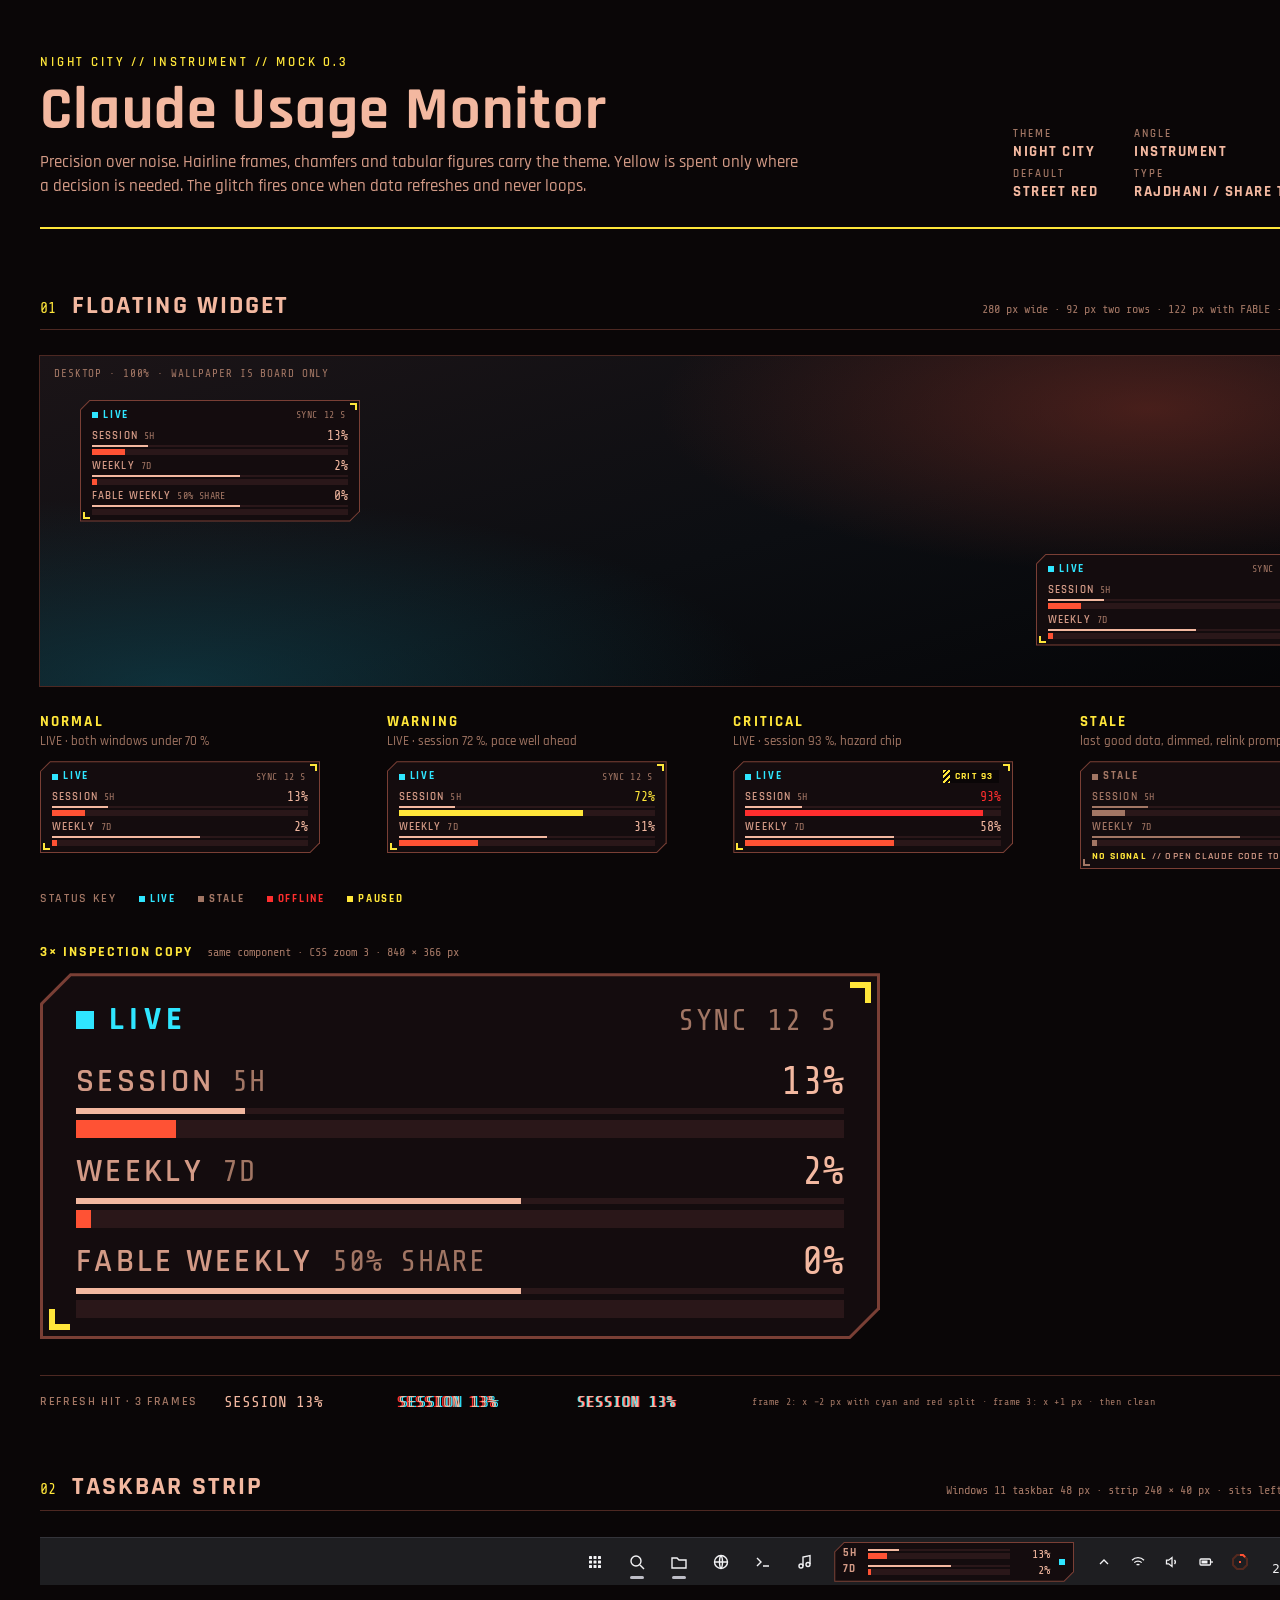
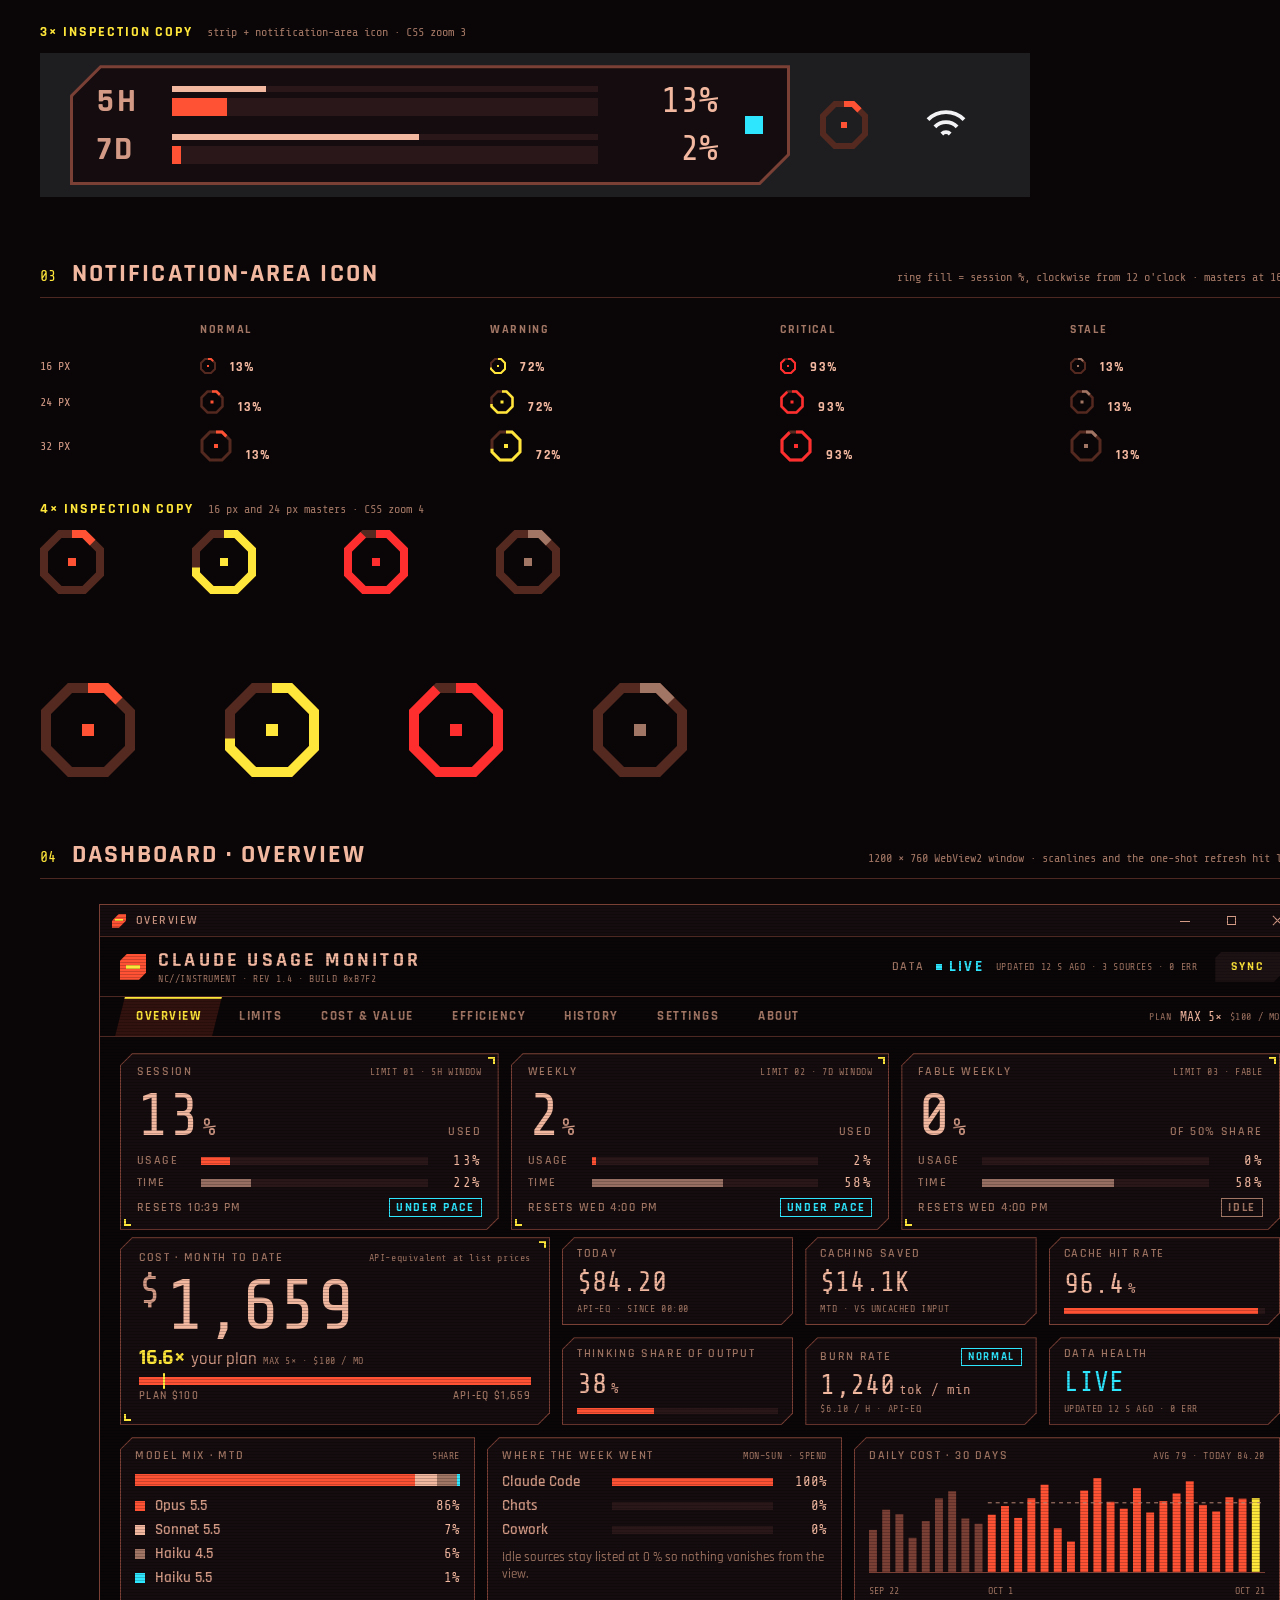
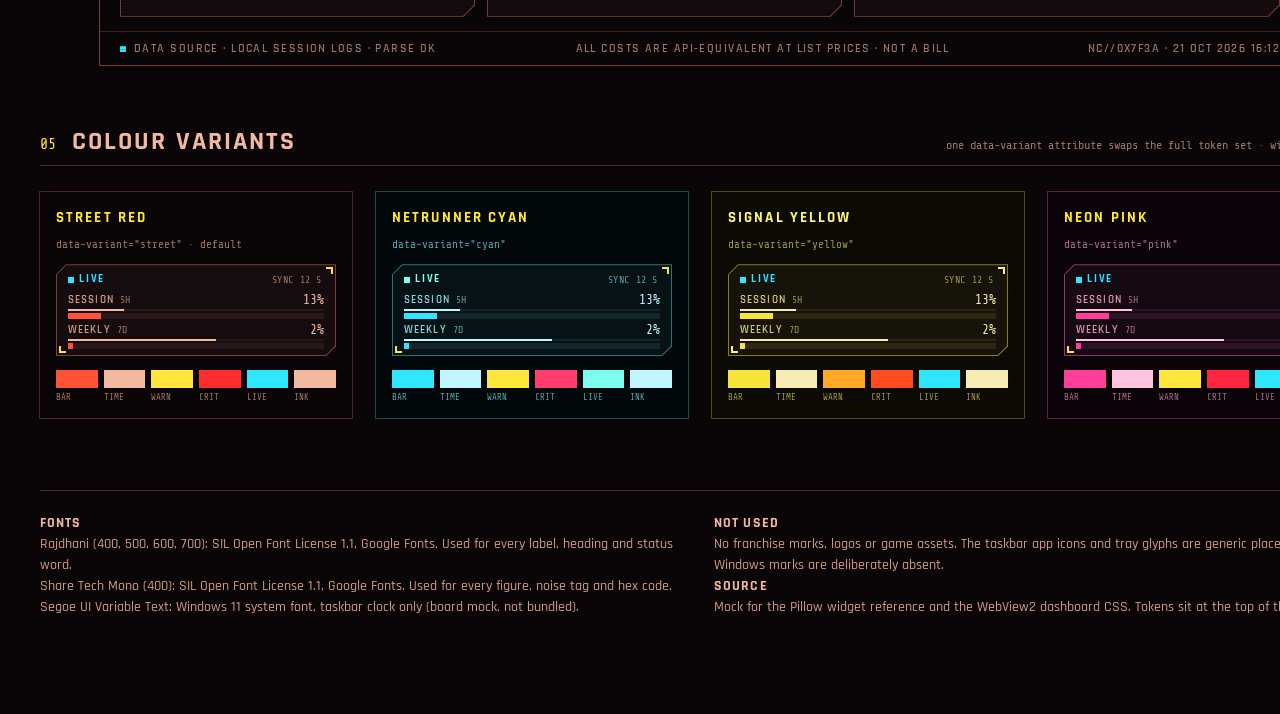
<file: design/mockups/night_city/instrument.html>
<!doctype html>
<html lang="en">
<head>
<meta charset="utf-8">
<meta name="viewport" content="width=device-width, initial-scale=1">
<title>Night City · Instrument · Usage Monitor</title>
<link rel="preconnect" href="https://fonts.googleapis.com">
<link rel="preconnect" href="https://fonts.gstatic.com" crossorigin>
<link href="https://fonts.googleapis.com/css2?family=Rajdhani:wght@400;500;600;700&family=Share+Tech+Mono&display=swap" rel="stylesheet">
<style>
/* =====================================================================
   1. TOKENS
   Every colour a component uses is a custom property defined here.
   Street Red is the default (:root). Each [data-variant] block redefines
   the same names, so one attribute re-themes a whole subtree.
   Derived tokens are written out per block on purpose: a variant
   override on an ancestor does not re-resolve a var() chain.
   The --win-* tokens are board-only Windows chrome, not part of the theme.
   ===================================================================== */
:root,
[data-variant="street"] {
  color-scheme: dark;
  --nc-bg:       #0a0607;  /* page and window base */
  --nc-panel:    #140c0e;  /* widget and card body */
  --nc-panel-2:  #1c1214;  /* buttons, inset tiles */
  --nc-track:    #2a1719;  /* empty bar track */
  --nc-line:     #4d2822;  /* hairline dividers */
  --nc-line-2:   #7a3f35;  /* frame outline */
  --nc-ring:     #54291f;  /* tray ring track: sits back so the fill reads at 16 px */
  --nc-scan:     rgba(0, 0, 0, .20);  /* dashboard scanline shade, shared by all variants */
  --nc-ink:      #f3b8a0;  /* primary: off-red / salmon */
  --nc-ink-2:    #d39a86;  /* secondary text */
  --nc-ink-3:    #a27664;  /* labels and data-noise */
  --nc-bar:      #ff5234;  /* usage fill, normal */
  --nc-bar-soft: rgba(255, 82, 52, .16);
  --nc-time:     #f3b8a0;  /* elapsed-window line (pace) */
  --nc-hot:      #ffe63a;  /* signature yellow: emphasis, brackets, active tab */
  --nc-warn:     #ffe63a;  /* usage fill at 70 % and up */
  --nc-crit:     #ff2e2e;  /* usage fill at 90 % and up */
  --nc-ok:       #2fe6ff;  /* LIVE and data health: cyan */
  --nc-haz-a:    #ffe63a;  /* hazard stripe, yellow */
  --nc-haz-b:    #0a0607;  /* hazard stripe, black */
  --nc-m1: #ff5234; --nc-m2: #f3b8a0; --nc-m3: #a27664; --nc-m4: #2fe6ff;
  --nc-ui:  "Rajdhani", "Segoe UI Variable Text", "Segoe UI", system-ui, sans-serif;
  --nc-num: "Share Tech Mono", "Cascadia Mono", Consolas, monospace;
  --win-tb:   #1e1e21;
  --win-edge: #34343a;
  --win-fg:   #f3f3f5;
  --win-fg-2: #bdbdc6;
  --win-chip: #2d2d33;
}

[data-variant="cyan"] {
  color-scheme: dark;
  --nc-bg:       #03080a;
  --nc-panel:    #071215;
  --nc-panel-2:  #0b181c;
  --nc-track:    #12262b;
  --nc-line:     #1b4a53;
  --nc-line-2:   #2b7180;
  --nc-ring:     #14343b;
  --nc-ink:      #bff6ff;
  --nc-ink-2:    #8ed6e2;
  --nc-ink-3:    #5f9eaa;
  --nc-bar:      #2fe6ff;
  --nc-bar-soft: rgba(47, 230, 255, .14);
  --nc-time:     #bff6ff;
  --nc-hot:      #ffe63a;
  --nc-warn:     #ffe63a;
  --nc-crit:     #ff3d6e;
  --nc-ok:       #7dfff0;
  --nc-haz-a:    #ffe63a;
  --nc-haz-b:    #03080a;
  --nc-m1: #2fe6ff; --nc-m2: #bff6ff; --nc-m3: #5f9eaa; --nc-m4: #7dfff0;
}

[data-variant="yellow"] {
  color-scheme: dark;
  --nc-bg:       #0b0a04;
  --nc-panel:    #15130a;
  --nc-panel-2:  #1d1a0d;
  --nc-track:    #2b2710;
  --nc-line:     #54491c;
  --nc-line-2:   #8a7a2c;
  --nc-ring:     #3e3813;
  --nc-ink:      #f6ecb4;
  --nc-ink-2:    #d6c77f;
  --nc-ink-3:    #a09352;
  --nc-bar:      #f7e63a;
  --nc-bar-soft: rgba(247, 230, 58, .14);
  --nc-time:     #f6ecb4;
  --nc-hot:      #fff27a;
  --nc-warn:     #ffa926;
  --nc-crit:     #ff4b1f;
  --nc-ok:       #2fe6ff;
  --nc-haz-a:    #ffe63a;
  --nc-haz-b:    #0b0a04;
  --nc-m1: #f7e63a; --nc-m2: #f6ecb4; --nc-m3: #a09352; --nc-m4: #2fe6ff;
}

[data-variant="pink"] {
  color-scheme: dark;
  --nc-bg:       #0a0408;
  --nc-panel:    #150a12;
  --nc-panel-2:  #1d111a;
  --nc-track:    #2c1426;
  --nc-line:     #56204a;
  --nc-line-2:   #8d3576;
  --nc-ring:     #4a1a36;
  --nc-ink:      #ffc4e0;
  --nc-ink-2:    #e192bb;
  --nc-ink-3:    #a86a8f;
  --nc-bar:      #ff3d9a;
  --nc-bar-soft: rgba(255, 61, 154, .16);
  --nc-time:     #ffc4e0;
  --nc-hot:      #ffe63a;
  --nc-warn:     #ffe63a;
  --nc-crit:     #ff2440;
  --nc-ok:       #2fe6ff;
  --nc-haz-a:    #ffe63a;
  --nc-haz-b:    #0a0408;
  --nc-m1: #ff3d9a; --nc-m2: #ffc4e0; --nc-m3: #a86a8f; --nc-m4: #2fe6ff;
}

/* =====================================================================
   2. BASE
   ===================================================================== */
*, *::before, *::after { box-sizing: border-box; }
html, body { margin: 0; background: var(--nc-bg); color: var(--nc-ink); font-family: var(--nc-ui); }
body { min-width: 1400px; }
svg { display: block; }

/* =====================================================================
   3. COMPONENTS
   Order: primitives, chamfer frame, floating widget, taskbar strip,
   tray icon, dashboard. Each block reads only tokens and its own vars.
   ===================================================================== */

/* 3a. primitives */
.nc-dot { display: inline-block; width: 6px; height: 6px; background: currentColor; flex: none; }
.nc-pulse { animation: nc-pulse 2.4s ease-in-out infinite; }
@keyframes nc-pulse { 0%, 100% { opacity: 1; } 50% { opacity: .3; } }
.nc-noise { font: 400 10px/1 var(--nc-num); letter-spacing: .06em; color: var(--nc-ink-3); white-space: nowrap; }
.nc-kicker { font: 600 12px/1 var(--nc-ui); letter-spacing: .14em; text-transform: uppercase; color: var(--nc-ink-3); white-space: nowrap; }
.nc-status { --st: var(--nc-ok); display: inline-flex; align-items: center; gap: 5px; font: 700 11px/1 var(--nc-ui); letter-spacing: .16em; text-transform: uppercase; color: var(--st); }
.nc-br { position: absolute; width: 7px; height: 7px; border: 0 solid var(--nc-hot); }
.nc-br.tr { top: 3px; right: 3px; border-top-width: 2px; border-right-width: 2px; }
.nc-br.bl { bottom: 3px; left: 3px; border-bottom-width: 2px; border-left-width: 2px; }

/* glitch hit: runs once when data refreshes, never loops */
.nc-hit { animation: nc-hit .28s steps(4, end) 1; }
@keyframes nc-hit {
  0%   { transform: translateX(0);    text-shadow: none; }
  25%  { transform: translateX(-2px); text-shadow: 2px 0 0 color-mix(in srgb, var(--nc-ok) 85%, transparent), -2px 0 0 color-mix(in srgb, var(--nc-crit) 85%, transparent); }
  50%  { transform: translateX(1px);  text-shadow: -1px 0 0 color-mix(in srgb, var(--nc-ok) 60%, transparent), 1px 0 0 color-mix(in srgb, var(--nc-crit) 60%, transparent); }
  75%  { transform: translateX(0);    text-shadow: 1px 0 0 color-mix(in srgb, var(--nc-ok) 40%, transparent); }
  100% { transform: none;             text-shadow: none; }
}
@media (prefers-reduced-motion: reduce) { .nc-pulse, .nc-hit { animation: none; } }

/* 3b. chamfer frame: the outer shape paints a 1 px outline, the inner shape paints the body.
   Pillow equivalent: polygon fill in --line-2, then the same polygon inset 1 px in --panel. */
.nc-fr {
  --c: 10px;
  position: relative;
  padding: 1px;
  background: var(--nc-line-2);
  clip-path: polygon(var(--c) 0, 100% 0, 100% calc(100% - var(--c)), calc(100% - var(--c)) 100%, 0 100%, 0 var(--c));
}
.nc-fr > .nc-in {
  --ci: calc(var(--c) - .6px);
  position: relative;
  height: 100%;
  background: var(--nc-panel);
  clip-path: polygon(var(--ci) 0, 100% 0, 100% calc(100% - var(--ci)), calc(100% - var(--ci)) 100%, 0 100%, 0 var(--ci));
}

/* 3c. FLOATING WIDGET, 280 px wide. Heights: 92 (2 rows), 122 (3 rows), 108 (stale). */
.nc-widget {
  --c: 10px;
  position: relative;
  width: 280px;
  height: 92px;
  flex: none;
  color: var(--nc-ink);
  --nc-bar-now: var(--nc-bar);
}
.nc-widget.is-3row { height: 122px; }
.nc-widget.is-stale { height: 108px; --nc-bar-now: var(--nc-ink-3); --nc-time: var(--nc-ink-3); }
.nc-widget > .nc-fr { position: absolute; inset: 0; }

.nc-widget .nc-head {
  position: absolute; left: 12px; right: 14px; top: 9px; height: 13px;
  display: flex; align-items: center; justify-content: space-between; z-index: 3;
}
.nc-widget .nc-br { z-index: 3; }
.nc-widget .nc-chip { display: inline-flex; height: 13px; font: 700 10px/13px var(--nc-ui); letter-spacing: .14em; text-transform: uppercase; }
.nc-widget .nc-chip > i { width: 7px; background: repeating-linear-gradient(-45deg, var(--nc-haz-a) 0 2px, var(--nc-haz-b) 2px 4px); }
.nc-widget .nc-chip > span { padding: 0 6px 0 5px; background: var(--nc-haz-b); color: var(--nc-hot); }

.nc-rows {
  position: absolute; left: 12px; right: 12px; top: 30px; z-index: 2;
  display: flex; flex-direction: column; gap: 5px;
}
.nc-row { height: 25px; display: flex; flex-direction: column; }
.nc-row.is-warn { --nc-bar-now: var(--nc-warn); }
.nc-row.is-warn .nc-val { color: var(--nc-warn); }
.nc-row.is-crit { --nc-bar-now: var(--nc-crit); }
.nc-row.is-crit .nc-val { color: var(--nc-crit); }
.nc-row-top { height: 12px; display: flex; align-items: center; justify-content: space-between; }
.nc-lbl { display: flex; align-items: center; gap: 6px; font: 600 11px/12px var(--nc-ui); letter-spacing: .1em; text-transform: uppercase; color: var(--nc-ink-2); }
.nc-tag { font: 400 10px/1 var(--nc-num); letter-spacing: .04em; color: var(--nc-ink-3); }
.nc-val { font: 400 13px/12px var(--nc-num); color: var(--nc-ink); }
/* pace: thin line above = share of the window elapsed; bar below = usage */
.nc-time { position: relative; margin-top: 3px; height: 2px; background: var(--nc-track); }
.nc-time > i { position: absolute; left: 0; top: 0; bottom: 0; width: var(--t); background: var(--nc-time); }
.nc-bar { position: relative; margin-top: 2px; height: 6px; background: var(--nc-track); }
.nc-bar > i { position: absolute; left: 0; top: 0; bottom: 0; width: var(--p); background: var(--nc-bar-now); }

.nc-foot {
  position: absolute; left: 12px; right: 12px; bottom: 7px; height: 12px; z-index: 2;
  display: flex; align-items: center; gap: 6px;
  font: 600 10px/12px var(--nc-ui); letter-spacing: .12em; text-transform: uppercase; color: var(--nc-ink-2);
}
.nc-foot b { font-weight: 700; color: var(--nc-hot); }

.nc-widget.is-stale .nc-status { --st: var(--nc-ink-3); }
.nc-widget.is-stale .nc-lbl, .nc-widget.is-stale .nc-val { color: var(--nc-ink-3); }
.nc-widget.is-stale .nc-br { border-color: var(--nc-ink-3); }

/* 3d. TASKBAR STRIP, 240 x 40 px inside the 48 px taskbar. */
.nc-strip { --c: 7px; position: relative; width: 240px; height: 40px; flex: none; color: var(--nc-ink); --nc-bar-now: var(--nc-bar); }
.nc-strip > .nc-fr { position: absolute; inset: 0; }
.nc-srow { position: absolute; left: 9px; right: 24px; height: 14px; display: flex; align-items: center; gap: 6px; z-index: 2; }
.nc-srow.r1 { top: 5px; }
.nc-srow.r2 { top: 21px; }
.nc-srow.is-warn { --nc-bar-now: var(--nc-warn); }
.nc-srow.is-warn .nc-sval { color: var(--nc-warn); }
.nc-srow.is-crit { --nc-bar-now: var(--nc-crit); }
.nc-srow.is-crit .nc-sval { color: var(--nc-crit); }
.nc-slbl { width: 19px; font: 700 11px/1 var(--nc-ui); letter-spacing: .08em; color: var(--nc-ink-2); }
.nc-sbar { position: relative; flex: 1; height: 10px; }
.nc-sbar > .t { position: absolute; left: 0; right: 0; top: 0; height: 2px; background: var(--nc-track); }
.nc-sbar > .t > i { position: absolute; left: 0; top: 0; bottom: 0; width: var(--t); background: var(--nc-time); }
.nc-sbar > .b { position: absolute; left: 0; right: 0; top: 4px; height: 6px; background: var(--nc-track); }
.nc-sbar > .b > i { position: absolute; left: 0; top: 0; bottom: 0; width: var(--p); background: var(--nc-bar-now); }
.nc-sval { width: 34px; text-align: right; font: 400 12px/1 var(--nc-num); color: var(--nc-ink); }
.nc-sdot { position: absolute; right: 9px; top: 50%; margin-top: -3px; z-index: 2; color: var(--nc-ok); }
.nc-strip.is-stale { --nc-bar-now: var(--nc-ink-3); --nc-time: var(--nc-ink-3); }
.nc-strip.is-stale .nc-slbl, .nc-strip.is-stale .nc-sval { color: var(--nc-ink-3); }
.nc-strip.is-stale .nc-sdot { color: var(--nc-ink-3); }

/* 3e. NOTIFICATION-AREA ICON: octagon ring, fill = session %, clockwise from 12 o'clock.
   Sizes 16 / 24 / 32 px are drawn as separate masters (stroke 2 / 2.5 / 3). */
.nc-tray { display: block; flex: none; --nc-bar-now: var(--nc-bar); }
.nc-tray.is-warn { --nc-bar-now: var(--nc-warn); }
.nc-tray.is-crit { --nc-bar-now: var(--nc-crit); }
.nc-tray.is-stale { --nc-bar-now: var(--nc-ink-3); }
.nc-tray .trk { fill: none; stroke: var(--nc-ring); }
.nc-tray .fil { fill: none; stroke: var(--nc-bar-now); }
.nc-tray .core { fill: var(--nc-bar-now); }

/* 3f. DASHBOARD (1200 x 760 WebView2 window). The only surface with scanlines and loops. */
.nc-win {
  position: relative; width: 1200px; height: 760px; flex: none;
  display: flex; flex-direction: column; overflow: hidden;
  background: var(--nc-bg); outline: 1px solid var(--nc-line-2);
}
.nc-win::after {
  content: ""; position: absolute; inset: 0; z-index: 20; pointer-events: none;
  background: repeating-linear-gradient(0deg, var(--nc-scan) 0 1px, transparent 1px 3px);
}
.nc-titlebar { flex: none; height: 32px; display: flex; align-items: center; justify-content: space-between; padding-left: 12px; background: var(--nc-panel); border-bottom: 1px solid var(--nc-line); }
.nc-titlebar .tt { display: flex; align-items: center; gap: 10px; font: 600 12px/1 var(--nc-ui); letter-spacing: .12em; text-transform: uppercase; color: var(--nc-ink-2); }
.wc { display: flex; height: 100%; }
.wc > span { position: relative; width: 46px; height: 32px; }
.w-min::before { content: ""; position: absolute; left: 18px; top: 16px; width: 10px; height: 1px; background: var(--nc-ink-2); }
.w-max::before { content: ""; position: absolute; left: 19px; top: 11px; width: 9px; height: 9px; border: 1px solid var(--nc-ink-2); }
.w-x::before, .w-x::after { content: ""; position: absolute; left: 17px; top: 15px; width: 13px; height: 1px; background: var(--nc-ink-2); transform: rotate(45deg); }
.w-x::after { transform: rotate(-45deg); }

.nc-mark { position: relative; width: 26px; height: 26px; flex: none; background: var(--nc-bar); clip-path: polygon(7px 0, 100% 0, 100% calc(100% - 7px), calc(100% - 7px) 100%, 0 100%, 0 7px); }
.nc-mark::after { content: ""; position: absolute; left: 6px; top: 11px; width: 14px; height: 4px; background: var(--nc-hot); }
.nc-mark.sm { width: 14px; height: 14px; }
.nc-mark.sm::after { left: 3px; top: 5px; width: 8px; height: 2px; }

.nc-head2 { flex: none; height: 60px; display: flex; align-items: center; justify-content: space-between; padding: 0 20px; border-bottom: 1px solid var(--nc-line); }
.brand { display: flex; align-items: center; gap: 12px; }
.brand-name { font: 700 20px/1 var(--nc-ui); letter-spacing: .16em; color: var(--nc-ink); margin-bottom: 4px; }
.health { display: flex; align-items: center; gap: 12px; }
.hl { font: 600 12px/1 var(--nc-ui); letter-spacing: .14em; text-transform: uppercase; color: var(--nc-ink-3); }
.live { display: flex; align-items: center; gap: 7px; font: 700 15px/1 var(--nc-ui); letter-spacing: .14em; color: var(--nc-ok); }
.btn {
  font: 700 12px/1 var(--nc-ui); letter-spacing: .16em; color: var(--nc-hot);
  background: var(--nc-panel-2); border: 0; padding: 9px 16px; margin-left: 6px; cursor: pointer;
  clip-path: polygon(6px 0, 100% 0, 100% calc(100% - 6px), calc(100% - 6px) 100%, 0 100%, 0 6px);
}

.nc-tabs { flex: none; height: 40px; display: flex; align-items: stretch; gap: 6px; padding: 0 20px; border-bottom: 1px solid var(--nc-line); }
.nc-tab {
  position: relative; display: flex; align-items: center; padding: 0 16px;
  transform: skewX(-14deg);
  font: 700 13px/1 var(--nc-ui); letter-spacing: .12em; text-transform: uppercase; color: var(--nc-ink-3);
  text-decoration: none; cursor: pointer;
}
.nc-tab > span { transform: skewX(14deg); }
.nc-tab.is-active { color: var(--nc-hot); background: var(--nc-bar-soft); }
.nc-tab.is-active::after { content: ""; position: absolute; left: 0; right: 0; top: 0; height: 2px; background: var(--nc-hot); }
.plan { margin-left: auto; display: flex; align-items: center; gap: 8px; align-self: center; }
.plan b { font: 400 13px/1 var(--nc-num); color: var(--nc-ink); }

.nc-main { flex: 1; min-height: 0; display: flex; flex-direction: column; gap: 12px; padding: 16px 20px 14px; }
.nc-main .nc-fr { --c: 12px; }
.nc-main .nc-fr > .nc-in { display: flex; flex-direction: column; }

/* limit cards */
.cards { flex: none; height: 172px; display: grid; grid-template-columns: repeat(3, 1fr); gap: 12px; }
.card { height: 100%; }
.card > .nc-in { gap: 8px; padding: 12px 16px; }
.ctop { display: flex; justify-content: space-between; align-items: center; }
.cnum { display: flex; align-items: baseline; gap: 4px; }
.big { font: 400 60px/1 var(--nc-num); color: var(--nc-ink); letter-spacing: -.02em; }
.pct { font: 400 24px/1 var(--nc-num); color: var(--nc-ink-2); }
.cap { margin-left: auto; font: 600 12px/1 var(--nc-ui); letter-spacing: .14em; text-transform: uppercase; color: var(--nc-ink-3); }
.pace { display: flex; flex-direction: column; gap: 8px; }
.pr { display: grid; grid-template-columns: 54px 1fr 44px; align-items: center; gap: 10px; font: 600 12px/1 var(--nc-ui); letter-spacing: .12em; color: var(--nc-ink-3); }
.pb { position: relative; height: 8px; background: var(--nc-track); }
.pb > i { position: absolute; left: 0; top: 0; bottom: 0; width: var(--p); background: var(--nc-bar); }
.pb.tm > i { background: color-mix(in srgb, var(--nc-time) 55%, transparent); }
.pr b { font: 400 14px/1 var(--nc-num); color: var(--nc-ink); text-align: right; }
.cfoot { display: flex; justify-content: space-between; align-items: center; font: 600 12px/1 var(--nc-ui); letter-spacing: .12em; text-transform: uppercase; color: var(--nc-ink-3); }
.verdict { font: 700 12px/1 var(--nc-ui); letter-spacing: .14em; color: var(--nc-ok); border: 1px solid currentColor; padding: 3px 6px 2px; }
.verdict.warn { color: var(--nc-warn); }
.verdict.idle { color: var(--nc-ink-3); }

/* hero + tiles */
.hero { flex: none; height: 188px; display: grid; grid-template-columns: 430px 1fr; gap: 12px; }
.hc > .nc-in { gap: 6px; padding: 14px 18px; }
.ktop { display: flex; justify-content: space-between; align-items: center; }
.cost { font: 400 72px/0.95 var(--nc-num); color: var(--nc-ink); letter-spacing: -.02em; margin-top: 2px; }
.cost .cur { font-size: 40px; color: var(--nc-ink-2); vertical-align: top; margin-right: 6px; }
.ratio { font: 500 17px/1 var(--nc-ui); color: var(--nc-ink-2); display: flex; align-items: baseline; gap: 6px; }
.ratio b { font: 700 22px/1 var(--nc-ui); color: var(--nc-hot); }
.plan-bar { position: relative; height: 8px; background: var(--nc-track); margin-top: 2px; }
.plan-bar > i { position: absolute; left: 0; top: 0; bottom: 0; right: 0; background: var(--nc-bar); }
.plan-bar > em { position: absolute; top: -4px; bottom: -4px; left: 6.03%; width: 2px; background: var(--nc-hot); }
.plan-lbl { display: flex; justify-content: space-between; font: 600 11px/1 var(--nc-ui); letter-spacing: .12em; text-transform: uppercase; color: var(--nc-ink-3); }

.tiles { display: grid; grid-template-columns: repeat(3, 1fr); grid-template-rows: 1fr 1fr; gap: 12px; }
.tile > .nc-in { justify-content: space-between; padding: 10px 14px; }
.tv { font: 400 28px/1 var(--nc-num); color: var(--nc-ink); }
.tv small { font-size: 14px; color: var(--nc-ink-2); margin-left: 4px; }
.tile .pb { height: 6px; }
.okchip { font: 700 11px/1 var(--nc-ui); letter-spacing: .14em; text-transform: uppercase; color: var(--nc-ok); border: 1px solid currentColor; padding: 3px 6px 2px; }

/* panels */
.panels { flex: 1; min-height: 0; display: grid; grid-template-columns: 1fr 1fr 1.2fr; gap: 12px; }
.pn > .nc-in { gap: 12px; padding: 12px 14px; }
.pn-h { display: flex; justify-content: space-between; align-items: baseline; }
.stack { display: flex; height: 12px; background: var(--nc-track); }
.stack i { display: block; height: 100%; width: var(--w); }
.legend, .wk { list-style: none; margin: 0; padding: 0; display: flex; flex-direction: column; gap: 9px; }
.legend li { display: grid; grid-template-columns: 10px 1fr auto; gap: 10px; align-items: center; font: 600 15px/1 var(--nc-ui); color: var(--nc-ink-2); }
.legend li i { width: 10px; height: 10px; }
.legend li b { font: 400 14px/1 var(--nc-num); color: var(--nc-ink); }
.wk li { display: grid; grid-template-columns: 100px 1fr 44px; gap: 10px; align-items: center; font: 600 15px/1 var(--nc-ui); color: var(--nc-ink-2); }
.wk li b { font: 400 14px/1 var(--nc-num); color: var(--nc-ink); text-align: right; }
.pn-note { font: 500 13px/1.3 var(--nc-ui); color: var(--nc-ink-3); }
.spark { position: relative; height: 100px; }
.spark svg { width: 100%; height: 100%; }
.spark .pd { fill: var(--nc-line-2); }
.spark .mt { fill: var(--nc-bar); }
.spark .td { fill: var(--nc-hot); }
.spark .av { stroke: var(--nc-ink-2); stroke-width: 1; stroke-dasharray: 3 3; }
.spark .bl { stroke: var(--nc-line-2); stroke-width: 1; }
.spk-x { position: relative; height: 12px; }
.spk-x span { position: absolute; top: 0; font: 400 10px/1 var(--nc-num); color: var(--nc-ink-3); }

.nc-sfoot {
  flex: none; height: 34px; display: flex; align-items: center; justify-content: space-between;
  padding: 0 20px; border-top: 1px solid var(--nc-line);
  font: 600 12px/1 var(--nc-ui); letter-spacing: .12em; text-transform: uppercase; color: var(--nc-ink-3);
}
.nc-sfoot span { display: flex; align-items: center; gap: 8px; }
.nc-sfoot .nc-dot { color: var(--nc-ok); }

/* =====================================================================
   4. BOARD (presentation only, not for the app)
   ===================================================================== */
.board { width: 1320px; margin: 0 auto; padding: 56px 0 96px; }
.bd-head { display: flex; justify-content: space-between; align-items: flex-end; gap: 40px; padding-bottom: 28px; border-bottom: 2px solid var(--nc-hot); }
.bd-kick { font: 600 13px/1 var(--nc-ui); letter-spacing: .22em; text-transform: uppercase; color: var(--nc-hot); }
.bd-title { margin: 12px 0 10px; font: 700 60px/1 var(--nc-ui); letter-spacing: .02em; color: var(--nc-ink); }
.bd-sub { margin: 0; max-width: 760px; font: 500 17px/1.4 var(--nc-ui); color: var(--nc-ink-2); }
.bd-meta { margin: 0; display: grid; grid-template-columns: repeat(2, auto); gap: 10px 36px; }
.bd-meta div { display: flex; flex-direction: column; gap: 4px; }
.bd-meta dt { font: 600 11px/1 var(--nc-ui); letter-spacing: .18em; color: var(--nc-ink-3); }
.bd-meta dd { margin: 0; font: 700 15px/1 var(--nc-ui); letter-spacing: .1em; color: var(--nc-ink); }

.bd-sec { margin-top: 64px; }
.bd-sech { display: flex; align-items: baseline; gap: 16px; border-bottom: 1px solid var(--nc-line); padding-bottom: 10px; margin-bottom: 26px; }
.bd-idx { font: 400 15px/1 var(--nc-num); color: var(--nc-hot); }
.bd-sech h2 { margin: 0; font: 700 26px/1 var(--nc-ui); letter-spacing: .08em; text-transform: uppercase; color: var(--nc-ink); }
.bd-note { margin-left: auto; font: 400 12px/1 var(--nc-num); color: var(--nc-ink-3); }

.wall {
  position: relative; height: 330px; overflow: hidden; outline: 1px solid var(--nc-line);
  background:
    radial-gradient(60% 80% at 84% 16%, rgba(120, 44, 34, .55), rgba(120, 44, 34, 0) 62%),
    radial-gradient(70% 90% at 10% 100%, rgba(16, 76, 90, .55), rgba(16, 76, 90, 0) 64%),
    linear-gradient(164deg, #1b1417 0%, #0c0e12 55%, #050507 100%);
}
.wall-tag { position: absolute; left: 14px; top: 12px; font: 400 11px/1 var(--nc-num); letter-spacing: .08em; color: var(--nc-ink-3); }
.wall .pos-a { position: absolute; left: 40px; top: 44px; }
.wall .pos-b { position: absolute; right: 44px; bottom: 40px; }

.states { display: grid; grid-template-columns: repeat(4, 280px); justify-content: space-between; gap: 24px; margin-top: 28px; }
.states figure { margin: 0; display: flex; flex-direction: column; gap: 12px; }
.states figcaption { display: flex; flex-direction: column; gap: 5px; }
.states figcaption b { font: 700 15px/1 var(--nc-ui); letter-spacing: .14em; color: var(--nc-hot); }
.states figcaption span { font: 500 13px/1.2 var(--nc-ui); color: var(--nc-ink-3); }
.keyrow { display: flex; align-items: center; gap: 22px; margin-top: 24px; }

.zoomrow { display: flex; flex-direction: column; gap: 14px; margin-top: 40px; }
.zoom-cap { display: flex; align-items: baseline; gap: 14px; }
.zoom-cap b { font: 700 14px/1 var(--nc-ui); letter-spacing: .14em; color: var(--nc-hot); }
.zoom-cap span { font: 400 12px/1 var(--nc-num); color: var(--nc-ink-3); }
.zoom-box { display: flex; align-items: flex-start; }
#float-zoom { zoom: 3; }

.hitdemo { display: flex; align-items: center; gap: 26px; margin-top: 36px; padding-top: 18px; border-top: 1px solid var(--nc-line); }
.hf { font: 500 16px/1 var(--nc-num); color: var(--nc-ink); width: 150px; }
.hf.f2 { transform: translateX(-2px); text-shadow: 2px 0 0 var(--nc-ok), -2px 0 0 var(--nc-crit); }
.hf.f3 { transform: translateX(1px); text-shadow: -1px 0 0 var(--nc-ok), 1px 0 0 var(--nc-crit); }

/* taskbar */
.tb { position: relative; width: 1320px; height: 48px; background: var(--win-tb); border-top: 1px solid var(--win-edge); }
.tb-apps { position: absolute; left: 50%; top: 50%; transform: translate(-50%, -50%); display: flex; gap: 4px; }
.tb-app { position: relative; width: 38px; height: 36px; border-radius: 6px; display: grid; place-items: center; color: var(--win-fg); }
.tb-app svg { width: 18px; height: 18px; }
.tb-app.on::after { content: ""; position: absolute; left: 12px; right: 12px; bottom: 1px; height: 3px; border-radius: 2px; background: var(--win-fg-2); }
.tb-app.grid svg { width: 16px; height: 16px; }
.tb-right { position: absolute; right: 10px; top: 0; bottom: 0; display: flex; align-items: center; gap: 2px; }
.tb-strip { margin-right: 12px; }
.tb-btn { width: 32px; height: 32px; border-radius: 6px; display: grid; place-items: center; color: var(--win-fg); }
.tb-btn svg { width: 16px; height: 16px; }
.tb-clock { margin-left: 8px; padding: 0 8px 0 6px; text-align: right; font: 400 12px/1.25 "Segoe UI Variable Text", "Segoe UI", system-ui, sans-serif; color: var(--win-fg); white-space: nowrap; }
.tb-crop { width: max-content; height: 48px; display: flex; align-items: center; gap: 2px; padding: 0 12px 0 10px; background: var(--win-tb); }
.tb-crop .tb-strip { margin-right: 10px; }
#tb-zoom { zoom: 3; }

/* tray grid */
.trays { display: grid; grid-template-columns: 160px repeat(4, 1fr); row-gap: 16px; align-items: end; }
.trays .th { font: 700 12px/1 var(--nc-ui); letter-spacing: .14em; text-transform: uppercase; color: var(--nc-ink-3); padding-bottom: 6px; }
.trays .rl { font: 400 12px/1 var(--nc-num); color: var(--nc-ink-2); align-self: center; }
.trays .tc { display: flex; align-items: flex-end; gap: 0; }
.tr-cap { margin-left: 14px; display: flex; flex-direction: column; gap: 4px; }
.tr-cap b { font: 700 13px/1 var(--nc-ui); letter-spacing: .12em; text-transform: uppercase; color: var(--nc-ink); }
.tr-cap span { font: 400 11px/1 var(--nc-num); color: var(--nc-ink-3); }
#tray-zoom { zoom: 4; display: flex; flex-direction: column; gap: 22px; align-items: flex-start; }
.tz-row { display: flex; align-items: flex-end; gap: 22px; }

/* dashboard board wrapper */
.dash-wrap { display: flex; justify-content: center; }

/* variants */
.variants { display: grid; grid-template-columns: repeat(4, 312px); justify-content: space-between; gap: 24px; }
.variant { display: flex; flex-direction: column; gap: 14px; padding: 18px 16px 16px; background: var(--nc-bg); outline: 1px solid var(--nc-line); }
.variant .vn { font: 700 15px/1 var(--nc-ui); letter-spacing: .14em; text-transform: uppercase; color: var(--nc-hot); }
.variant .vid { font: 400 11px/1 var(--nc-num); color: var(--nc-ink-3); }
.swatches { display: grid; grid-template-columns: repeat(6, 1fr); gap: 6px; }
.swatches figure { margin: 0; display: flex; flex-direction: column; gap: 5px; }
.swatches figure i { display: block; height: 18px; }
.swatches figure span { font: 400 9px/1 var(--nc-num); color: var(--nc-ink-3); }

.bd-foot { margin-top: 72px; padding-top: 22px; border-top: 1px solid var(--nc-line); display: grid; grid-template-columns: 1fr 1fr; gap: 28px; font: 500 14px/1.5 var(--nc-ui); color: var(--nc-ink-2); }
.bd-foot b { font-weight: 700; letter-spacing: .08em; color: var(--nc-ink); }
</style>
</head>
<body>
<main class="board">

  <header class="bd-head">
    <div>
      <div class="bd-kick">Night City // Instrument // mock 0.3</div>
      <h1 class="bd-title">Claude Usage Monitor</h1>
      <p class="bd-sub">Precision over noise. Hairline frames, chamfers and tabular figures carry the theme. Yellow is spent only where a decision is needed. The glitch fires once when data refreshes and never loops.</p>
    </div>
    <dl class="bd-meta">
      <div><dt>THEME</dt><dd>NIGHT CITY</dd></div>
      <div><dt>ANGLE</dt><dd>INSTRUMENT</dd></div>
      <div><dt>DEFAULT</dt><dd>STREET RED</dd></div>
      <div><dt>TYPE</dt><dd>RAJDHANI / SHARE TECH MONO</dd></div>
    </dl>
  </header>

  <!-- 01 FLOATING WIDGET -->
  <section class="bd-sec" id="sec-widget">
    <div class="bd-sech">
      <span class="bd-idx">01</span>
      <h2>Floating widget</h2>
      <span class="bd-note">280 px wide · 92 px two rows · 122 px with FABLE · 108 px stale</span>
    </div>

    <div class="wall">
      <span class="wall-tag">DESKTOP · 100% · WALLPAPER IS BOARD ONLY</span>
      <div class="pos-a" id="wall-fable"></div>
      <div class="pos-b" id="wall-normal"></div>
    </div>

    <div class="states">
      <figure>
        <figcaption><b>NORMAL</b><span>LIVE · both windows under 70 %</span></figcaption>
        <div id="st-normal"></div>
      </figure>
      <figure>
        <figcaption><b>WARNING</b><span>LIVE · session 72 %, pace well ahead</span></figcaption>
        <div id="st-warn"></div>
      </figure>
      <figure>
        <figcaption><b>CRITICAL</b><span>LIVE · session 93 %, hazard chip</span></figcaption>
        <div id="st-crit"></div>
      </figure>
      <figure>
        <figcaption><b>STALE</b><span>last good data, dimmed, relink prompt</span></figcaption>
        <div id="st-stale"></div>
      </figure>
    </div>

    <div class="keyrow">
      <span class="nc-kicker">Status key</span>
      <span class="nc-status" style="--st: var(--nc-ok)"><i class="nc-dot nc-pulse"></i>LIVE</span>
      <span class="nc-status" style="--st: var(--nc-ink-3)"><i class="nc-dot"></i>STALE</span>
      <span class="nc-status" style="--st: var(--nc-crit)"><i class="nc-dot"></i>OFFLINE</span>
      <span class="nc-status" style="--st: var(--nc-hot)"><i class="nc-dot"></i>PAUSED</span>
    </div>

    <div class="zoomrow">
      <div class="zoom-cap"><b>3× INSPECTION COPY</b><span>same component · CSS zoom 3 · 840 × 366 px</span></div>
      <div class="zoom-box"><div id="float-zoom"></div></div>
    </div>

    <div class="hitdemo">
      <span class="nc-kicker">Refresh hit · 3 frames</span>
      <span class="hf f1">SESSION 13%</span>
      <span class="hf f2">SESSION 13%</span>
      <span class="hf f3">SESSION 13%</span>
      <span class="nc-noise">frame 2: x −2 px with cyan and red split · frame 3: x +1 px · then clean</span>
    </div>
  </section>

  <!-- 02 TASKBAR STRIP -->
  <section class="bd-sec" id="sec-taskbar">
    <div class="bd-sech">
      <span class="bd-idx">02</span>
      <h2>Taskbar strip</h2>
      <span class="bd-note">Windows 11 taskbar 48 px · strip 240 × 40 px · sits left of the clock</span>
    </div>

    <div class="tb" id="tb">
      <div class="tb-apps">
        <span class="tb-app grid"><svg viewBox="0 0 16 16" fill="currentColor"><rect x="2" y="2" width="3" height="3" rx=".6"/><rect x="6.5" y="2" width="3" height="3" rx=".6"/><rect x="11" y="2" width="3" height="3" rx=".6"/><rect x="2" y="6.5" width="3" height="3" rx=".6"/><rect x="6.5" y="6.5" width="3" height="3" rx=".6"/><rect x="11" y="6.5" width="3" height="3" rx=".6"/><rect x="2" y="11" width="3" height="3" rx=".6"/><rect x="6.5" y="11" width="3" height="3" rx=".6"/><rect x="11" y="11" width="3" height="3" rx=".6"/></svg></span>
        <span class="tb-app on"><svg viewBox="0 0 18 18" fill="none" stroke="currentColor" stroke-width="1.4"><circle cx="8" cy="8" r="5"/><path d="M12 12l4 4"/></svg></span>
        <span class="tb-app on"><svg viewBox="0 0 18 18" fill="none" stroke="currentColor" stroke-width="1.4"><path d="M2 5h5l2 2h7v8H2z"/></svg></span>
        <span class="tb-app"><svg viewBox="0 0 18 18" fill="none" stroke="currentColor" stroke-width="1.4"><circle cx="9" cy="9" r="6.5"/><path d="M2.5 9h13M9 2.5c2 2.2 2 10.8 0 13M9 2.5c-2 2.2-2 10.8 0 13"/></svg></span>
        <span class="tb-app"><svg viewBox="0 0 18 18" fill="none" stroke="currentColor" stroke-width="1.4"><path d="M3 5l4 4-4 4M9 13h6"/></svg></span>
        <span class="tb-app"><svg viewBox="0 0 18 18" fill="none" stroke="currentColor" stroke-width="1.4"><path d="M7 13V4l7-1.5V11"/><circle cx="5" cy="13" r="2"/><circle cx="12" cy="11.5" r="2"/></svg></span>
      </div>
      <div class="tb-right">
        <div class="tb-strip" id="tb-strip"></div>
        <span class="tb-btn"><svg viewBox="0 0 16 16" fill="none" stroke="currentColor" stroke-width="1.3"><path d="M4 10l4-4 4 4"/></svg></span>
        <span class="tb-btn"><svg viewBox="0 0 16 16" fill="none" stroke="currentColor" stroke-width="1.3"><path d="M2 6.2a8.5 8.5 0 0 1 12 0M4.3 8.6a5.2 5.2 0 0 1 7.4 0M6.6 11a2 2 0 0 1 2.8 0"/></svg></span>
        <span class="tb-btn"><svg viewBox="0 0 16 16" fill="none" stroke="currentColor" stroke-width="1.3"><path d="M2.5 6.2h2.2L8 3.5v9L4.7 9.8H2.5z"/><path d="M10.5 6a3 3 0 0 1 0 4"/></svg></span>
        <span class="tb-btn"><svg viewBox="0 0 16 16" fill="none" stroke="currentColor" stroke-width="1.3"><rect x="2" y="5" width="10.5" height="6" rx="1"/><path d="M14 7v2"/><rect x="3.5" y="6.5" width="6" height="3" fill="currentColor" stroke="none"/></svg></span>
        <span class="tb-btn" id="tb-ring"></span>
        <div class="tb-clock">4:12 PM<br>2026-10-21</div>
      </div>
    </div>

    <div class="zoomrow">
      <div class="zoom-cap"><b>3× INSPECTION COPY</b><span>strip + notification-area icon · CSS zoom 3</span></div>
      <div class="zoom-box"><div id="tb-zoom" class="tb-crop"></div></div>
    </div>
  </section>

  <!-- 03 TRAY ICON -->
  <section class="bd-sec" id="sec-tray">
    <div class="bd-sech">
      <span class="bd-idx">03</span>
      <h2>Notification-area icon</h2>
      <span class="bd-note">ring fill = session %, clockwise from 12 o'clock · masters at 16 / 24 / 32 px</span>
    </div>
    <div class="trays" id="trays"></div>

    <div class="zoomrow">
      <div class="zoom-cap"><b>4× INSPECTION COPY</b><span>16 px and 24 px masters · CSS zoom 4</span></div>
      <div class="zoom-box"><div id="tray-zoom"></div></div>
    </div>
  </section>

  <!-- 04 DASHBOARD -->
  <section class="bd-sec" id="sec-dash">
    <div class="bd-sech">
      <span class="bd-idx">04</span>
      <h2>Dashboard · Overview</h2>
      <span class="bd-note">1200 × 760 WebView2 window · scanlines and the one-shot refresh hit live only here</span>
    </div>

    <div class="dash-wrap">
      <div class="nc-win" id="dash">

        <div class="nc-titlebar">
          <div class="tt"><span class="nc-mark sm"></span><span>Overview</span></div>
          <div class="wc"><span class="w-min"></span><span class="w-max"></span><span class="w-x"></span></div>
        </div>

        <div class="nc-head2">
          <div class="brand">
            <span class="nc-mark"></span>
            <div>
              <div class="brand-name">CLAUDE USAGE MONITOR</div>
              <div class="nc-noise">NC//INSTRUMENT · REV 1.4 · BUILD 0xB7F2</div>
            </div>
          </div>
          <div class="health">
            <span class="hl">Data</span>
            <span class="live"><i class="nc-dot nc-pulse"></i>LIVE</span>
            <span class="nc-noise">UPDATED 12 S AGO · 3 SOURCES · 0 ERR</span>
            <button class="btn" id="sync" type="button">SYNC</button>
          </div>
        </div>

        <nav class="nc-tabs">
          <a class="nc-tab is-active"><span>Overview</span></a>
          <a class="nc-tab"><span>Limits</span></a>
          <a class="nc-tab"><span>Cost &amp; Value</span></a>
          <a class="nc-tab"><span>Efficiency</span></a>
          <a class="nc-tab"><span>History</span></a>
          <a class="nc-tab"><span>Settings</span></a>
          <a class="nc-tab"><span>About</span></a>
          <span class="plan"><span class="nc-noise">PLAN</span><b>MAX 5×</b><span class="nc-noise">$100 / MO</span></span>
        </nav>

        <div class="nc-main">

          <div class="cards">
            <div class="nc-fr card"><div class="nc-in">
              <i class="nc-br tr"></i><i class="nc-br bl"></i>
              <div class="ctop"><span class="nc-kicker">Session</span><span class="nc-noise">LIMIT 01 · 5H WINDOW</span></div>
              <div class="cnum"><span class="big" data-hit>13</span><span class="pct">%</span><span class="cap">used</span></div>
              <div class="pace">
                <div class="pr"><span>USAGE</span><div class="pb"><i style="--p: 13%"></i></div><b>13%</b></div>
                <div class="pr"><span>TIME</span><div class="pb tm"><i style="--p: 22%"></i></div><b>22%</b></div>
              </div>
              <div class="cfoot"><span>Resets 10:39 PM</span><span class="verdict">Under pace</span></div>
            </div></div>

            <div class="nc-fr card"><div class="nc-in">
              <i class="nc-br tr"></i><i class="nc-br bl"></i>
              <div class="ctop"><span class="nc-kicker">Weekly</span><span class="nc-noise">LIMIT 02 · 7D WINDOW</span></div>
              <div class="cnum"><span class="big" data-hit>2</span><span class="pct">%</span><span class="cap">used</span></div>
              <div class="pace">
                <div class="pr"><span>USAGE</span><div class="pb"><i style="--p: 2%"></i></div><b>2%</b></div>
                <div class="pr"><span>TIME</span><div class="pb tm"><i style="--p: 58%"></i></div><b>58%</b></div>
              </div>
              <div class="cfoot"><span>Resets Wed 4:00 PM</span><span class="verdict">Under pace</span></div>
            </div></div>

            <div class="nc-fr card"><div class="nc-in">
              <i class="nc-br tr"></i><i class="nc-br bl"></i>
              <div class="ctop"><span class="nc-kicker">Fable weekly</span><span class="nc-noise">LIMIT 03 · FABLE</span></div>
              <div class="cnum"><span class="big" data-hit>0</span><span class="pct">%</span><span class="cap">of 50% share</span></div>
              <div class="pace">
                <div class="pr"><span>USAGE</span><div class="pb"><i style="--p: 0%"></i></div><b>0%</b></div>
                <div class="pr"><span>TIME</span><div class="pb tm"><i style="--p: 58%"></i></div><b>58%</b></div>
              </div>
              <div class="cfoot"><span>Resets Wed 4:00 PM</span><span class="verdict idle">Idle</span></div>
            </div></div>
          </div>

          <div class="hero">
            <div class="nc-fr hc"><div class="nc-in">
              <i class="nc-br tr"></i><i class="nc-br bl"></i>
              <div class="ktop"><span class="nc-kicker">Cost · month to date</span><span class="nc-noise">API-equivalent at list prices</span></div>
              <div class="cost"><span class="cur">$</span><span data-hit>1,659</span></div>
              <div class="ratio"><b>16.6×</b> your plan <span class="nc-noise">MAX 5× · $100 / MO</span></div>
              <div class="plan-bar"><i></i><em></em></div>
              <div class="plan-lbl"><span>Plan $100</span><span>API-eq $1,659</span></div>
            </div></div>

            <div class="tiles">
              <div class="nc-fr tile"><div class="nc-in">
                <div class="nc-kicker">Today</div>
                <div class="tv" data-hit>$84.20</div>
                <div class="nc-noise">API-EQ · SINCE 00:00</div>
              </div></div>
              <div class="nc-fr tile"><div class="nc-in">
                <div class="nc-kicker">Caching saved</div>
                <div class="tv" data-hit>$14.1K</div>
                <div class="nc-noise">MTD · VS UNCACHED INPUT</div>
              </div></div>
              <div class="nc-fr tile"><div class="nc-in">
                <div class="nc-kicker">Cache hit rate</div>
                <div class="tv" data-hit>96.4<small>%</small></div>
                <div class="pb"><i style="--p: 96.4%"></i></div>
              </div></div>
              <div class="nc-fr tile"><div class="nc-in">
                <div class="nc-kicker">Thinking share of output</div>
                <div class="tv" data-hit>38<small>%</small></div>
                <div class="pb"><i style="--p: 38%"></i></div>
              </div></div>
              <div class="nc-fr tile"><div class="nc-in">
                <div class="ktop"><span class="nc-kicker">Burn rate</span><span class="okchip">Normal</span></div>
                <div class="tv" data-hit>1,240<small>tok / min</small></div>
                <div class="nc-noise">$6.10 / H · API-EQ</div>
              </div></div>
              <div class="nc-fr tile"><div class="nc-in">
                <div class="nc-kicker">Data health</div>
                <div class="tv" style="color: var(--nc-ok)">LIVE</div>
                <div class="nc-noise">UPDATED 12 S AGO · 0 ERR</div>
              </div></div>
            </div>
          </div>

          <div class="panels">
            <div class="nc-fr pn"><div class="nc-in">
              <div class="pn-h"><span class="nc-kicker">Model mix · MTD</span><span class="nc-noise">SHARE</span></div>
              <div class="stack">
                <i style="--w: 86%; background: var(--nc-m1)"></i><i style="--w: 7%; background: var(--nc-m2)"></i><i style="--w: 6%; background: var(--nc-m3)"></i><i style="--w: 1%; background: var(--nc-m4)"></i>
              </div>
              <ul class="legend">
                <li><i style="background: var(--nc-m1)"></i><span>Opus 5.5</span><b>86%</b></li>
                <li><i style="background: var(--nc-m2)"></i><span>Sonnet 5.5</span><b>7%</b></li>
                <li><i style="background: var(--nc-m3)"></i><span>Haiku 4.5</span><b>6%</b></li>
                <li><i style="background: var(--nc-m4)"></i><span>Haiku 5.5</span><b>1%</b></li>
              </ul>
            </div></div>

            <div class="nc-fr pn"><div class="nc-in">
              <div class="pn-h"><span class="nc-kicker">Where the week went</span><span class="nc-noise">MON–SUN · SPEND</span></div>
              <ul class="wk">
                <li><span>Claude Code</span><div class="pb"><i style="--p: 100%"></i></div><b>100%</b></li>
                <li><span>Chats</span><div class="pb"><i style="--p: 0%"></i></div><b>0%</b></li>
                <li><span>Cowork</span><div class="pb"><i style="--p: 0%"></i></div><b>0%</b></li>
              </ul>
              <div class="pn-note">Idle sources stay listed at 0 % so nothing vanishes from the view.</div>
            </div></div>

            <div class="nc-fr pn"><div class="nc-in">
              <div class="pn-h"><span class="nc-kicker">Daily cost · 30 days</span><span class="nc-noise">AVG 79 · TODAY 84.20</span></div>
              <div class="spark"><svg id="spark" viewBox="0 0 300 100" preserveAspectRatio="none"></svg></div>
              <div class="spk-x"><span style="left: 0">SEP 22</span><span style="left: 30%">OCT 1</span><span style="right: 0">OCT 21</span></div>
            </div></div>
          </div>

        </div>

        <div class="nc-sfoot">
          <span><i class="nc-dot nc-pulse"></i>Data source · local session logs · parse OK</span>
          <span>All costs are API-equivalent at list prices · not a bill</span>
          <span>NC//0x7F3A · 21 OCT 2026 16:12</span>
        </div>

      </div>
    </div>
  </section>

  <!-- 05 VARIANTS -->
  <section class="bd-sec" id="sec-variants">
    <div class="bd-sech">
      <span class="bd-idx">05</span>
      <h2>Colour variants</h2>
      <span class="bd-note">one data-variant attribute swaps the full token set · widget at 100 %</span>
    </div>

    <div class="variants">
      <div class="variant" data-variant="street">
        <div class="vn">Street Red</div>
        <div class="vid">data-variant="street" · default</div>
        <div id="v-street"></div>
        <div class="swatches">
          <figure><i style="background: var(--nc-bar)"></i><span>BAR</span></figure>
          <figure><i style="background: var(--nc-time)"></i><span>TIME</span></figure>
          <figure><i style="background: var(--nc-warn)"></i><span>WARN</span></figure>
          <figure><i style="background: var(--nc-crit)"></i><span>CRIT</span></figure>
          <figure><i style="background: var(--nc-ok)"></i><span>LIVE</span></figure>
          <figure><i style="background: var(--nc-ink)"></i><span>INK</span></figure>
        </div>
      </div>
      <div class="variant" data-variant="cyan">
        <div class="vn">Netrunner Cyan</div>
        <div class="vid">data-variant="cyan"</div>
        <div id="v-cyan"></div>
        <div class="swatches">
          <figure><i style="background: var(--nc-bar)"></i><span>BAR</span></figure>
          <figure><i style="background: var(--nc-time)"></i><span>TIME</span></figure>
          <figure><i style="background: var(--nc-warn)"></i><span>WARN</span></figure>
          <figure><i style="background: var(--nc-crit)"></i><span>CRIT</span></figure>
          <figure><i style="background: var(--nc-ok)"></i><span>LIVE</span></figure>
          <figure><i style="background: var(--nc-ink)"></i><span>INK</span></figure>
        </div>
      </div>
      <div class="variant" data-variant="yellow">
        <div class="vn">Signal Yellow</div>
        <div class="vid">data-variant="yellow"</div>
        <div id="v-yellow"></div>
        <div class="swatches">
          <figure><i style="background: var(--nc-bar)"></i><span>BAR</span></figure>
          <figure><i style="background: var(--nc-time)"></i><span>TIME</span></figure>
          <figure><i style="background: var(--nc-warn)"></i><span>WARN</span></figure>
          <figure><i style="background: var(--nc-crit)"></i><span>CRIT</span></figure>
          <figure><i style="background: var(--nc-ok)"></i><span>LIVE</span></figure>
          <figure><i style="background: var(--nc-ink)"></i><span>INK</span></figure>
        </div>
      </div>
      <div class="variant" data-variant="pink">
        <div class="vn">Neon Pink</div>
        <div class="vid">data-variant="pink"</div>
        <div id="v-pink"></div>
        <div class="swatches">
          <figure><i style="background: var(--nc-bar)"></i><span>BAR</span></figure>
          <figure><i style="background: var(--nc-time)"></i><span>TIME</span></figure>
          <figure><i style="background: var(--nc-warn)"></i><span>WARN</span></figure>
          <figure><i style="background: var(--nc-crit)"></i><span>CRIT</span></figure>
          <figure><i style="background: var(--nc-ok)"></i><span>LIVE</span></figure>
          <figure><i style="background: var(--nc-ink)"></i><span>INK</span></figure>
        </div>
      </div>
    </div>
  </section>

  <footer class="bd-foot">
    <div>
      <b>FONTS</b><br>
      Rajdhani (400, 500, 600, 700): SIL Open Font License 1.1, Google Fonts. Used for every label, heading and status word.<br>
      Share Tech Mono (400): SIL Open Font License 1.1, Google Fonts. Used for every figure, noise tag and hex code.<br>
      Segoe UI Variable Text: Windows 11 system font, taskbar clock only (board mock, not bundled).
    </div>
    <div>
      <b>NOT USED</b><br>
      No franchise marks, logos or game assets. The taskbar app icons and tray glyphs are generic placeholders. Windows marks are deliberately absent.<br>
      <b>SOURCE</b><br>
      Mock for the Pillow widget reference and the WebView2 dashboard CSS. Tokens sit at the top of the style block.
    </div>
  </footer>

</main>

<script>
(function () {
  const put = (id, html) => { const n = document.getElementById(id); if (n) n.innerHTML = html; };

  /* ---------- builders (mirror the Pillow draw calls) ---------- */
  function row(r) {
    const cls = ['nc-row'];
    if (r.lvl) cls.push('is-' + r.lvl);
    return `<div class="${cls.join(' ')}">
      <div class="nc-row-top"><span class="nc-lbl">${r.k}${r.tag ? `<span class="nc-tag">${r.tag}</span>` : ''}</span><span class="nc-val">${r.val}</span></div>
      <div class="nc-time"><i style="--t: ${r.t}%"></i></div>
      <div class="nc-bar"><i style="--p: ${r.u}%"></i></div>
    </div>`;
  }

  function widget(o) {
    const cls = ['nc-widget'];
    if (o.rows.length > 2) cls.push('is-3row');
    if (o.stale) cls.push('is-stale');
    const pulse = o.pulse ? ' nc-pulse' : '';
    const status = `<span class="nc-status"${o.st ? ` style="--st: ${o.st}"` : ''}><i class="nc-dot${pulse}"></i>${o.status}</span>`;
    const right = o.chip
      ? `<span class="nc-chip"><i></i><span>${o.chip}</span></span>`
      : `<span class="nc-noise">${o.meta}</span>`;
    return `<div class="${cls.join(' ')}">
      <div class="nc-fr"><div class="nc-in"></div></div>
      <i class="nc-br tr"></i><i class="nc-br bl"></i>
      <div class="nc-head">${status}${right}</div>
      <div class="nc-rows">${o.rows.map(row).join('')}</div>
      ${o.foot ? `<div class="nc-foot">${o.foot}</div>` : ''}
    </div>`;
  }

  function strip(o) {
    return `<div class="nc-strip${o.stale ? ' is-stale' : ''}">
      <div class="nc-fr"><div class="nc-in"></div></div>
      ${o.rows.map((r, i) => `<div class="nc-srow r${i + 1}${r.lvl ? ' is-' + r.lvl : ''}">
        <span class="nc-slbl">${r.k}</span>
        <div class="nc-sbar"><div class="t"><i style="--t: ${r.t}%"></i></div><div class="b"><i style="--p: ${r.u}%"></i></div></div>
        <span class="nc-sval">${r.val}</span>
      </div>`).join('')}
      <i class="nc-dot nc-sdot${o.stale ? '' : ' nc-pulse'}"></i>
    </div>`;
  }

  /* octagon ring, clockwise from 12 o'clock; inset / chamfer / stroke per master size */
  const MASTER = { 16: { inset: 1, ch: 4, sw: 2, core: 2 }, 24: { inset: 1.5, ch: 6, sw: 2.5, core: 3 }, 32: { inset: 2, ch: 8, sw: 3, core: 4 } };
  function tray(size, pct, state) {
    const g = MASTER[size], a = g.inset, b = size - g.inset, c = g.ch, m = size / 2;
    const d = `M${m} ${a} H${b - c} L${b} ${a + c} V${b - c} L${b - c} ${b} H${a + c} L${a} ${b - c} V${a + c} L${a + c} ${a} H${m} Z`;
    return `<svg class="nc-tray${state ? ' is-' + state : ''}" width="${size}" height="${size}" viewBox="0 0 ${size} ${size}" role="img" aria-label="Session ${pct} percent">
      <path class="trk" d="${d}" pathLength="100" stroke-width="${g.sw}"/>
      <path class="fil" d="${d}" pathLength="100" stroke-width="${g.sw}" stroke-dasharray="${pct} 100"/>
      <rect class="core" x="${m - g.core / 2}" y="${m - g.core / 2}" width="${g.core}" height="${g.core}"/>
    </svg>`;
  }

  /* ---------- data (sample values from the brief) ---------- */
  const SESSION = { k: 'Session', tag: '5H', val: '13%', u: 13, t: 22 };
  const WEEKLY  = { k: 'Weekly',  tag: '7D', val: '2%',  u: 2,  t: 58 };
  const FABLE   = { k: 'Fable weekly', tag: '50% share', val: '0%', u: 0, t: 58 };

  put('wall-normal', widget({ rows: [SESSION, WEEKLY], status: 'LIVE', pulse: true, meta: 'SYNC 12 S' }));
  put('wall-fable',  widget({ rows: [SESSION, WEEKLY, FABLE], status: 'LIVE', pulse: true, meta: 'SYNC 12 S' }));

  put('st-normal', widget({ rows: [SESSION, WEEKLY], status: 'LIVE', pulse: true, meta: 'SYNC 12 S' }));
  put('st-warn',   widget({
    rows: [Object.assign({}, SESSION, { val: '72%', u: 72, lvl: 'warn' }), Object.assign({}, WEEKLY, { val: '31%', u: 31 })],
    status: 'LIVE', pulse: true, meta: 'SYNC 12 S' }));
  put('st-crit',   widget({
    rows: [Object.assign({}, SESSION, { val: '93%', u: 93, lvl: 'crit' }), Object.assign({}, WEEKLY, { val: '58%', u: 58 })],
    status: 'LIVE', pulse: true, chip: 'CRIT 93' }));
  put('st-stale',  widget({
    rows: [SESSION, WEEKLY], status: 'STALE', st: 'var(--nc-ink-3)', meta: 'LAST 14 M', stale: true,
    foot: '<b>NO SIGNAL</b> // open Claude Code to relink' }));

  put('float-zoom', widget({ rows: [SESSION, WEEKLY, FABLE], status: 'LIVE', pulse: true, meta: 'SYNC 12 S' }));

  /* strip + ring in the taskbar, and inside the 3x crop */
  const STRIP_ROWS = [
    { k: '5H', val: '13%', u: 13, t: 22 },
    { k: '7D', val: '2%',  u: 2,  t: 58 }
  ];
  put('tb-strip', strip({ rows: STRIP_ROWS }));
  put('tb-ring', tray(16, 13));
  put('tb-zoom', strip({ rows: STRIP_ROWS }) +
    `<span class="tb-btn" style="width: 32px">${tray(16, 13)}</span>` +
    `<span class="tb-btn"><svg viewBox="0 0 16 16" fill="none" stroke="currentColor" stroke-width="1.3"><path d="M2 6.2a8.5 8.5 0 0 1 12 0M4.3 8.6a5.2 5.2 0 0 1 7.4 0M6.6 11a2 2 0 0 1 2.8 0"/></svg></span>`);

  /* tray grid: rows = master size, columns = state */
  const STATES = [
    { pct: 13, state: '',      cap: 'Normal', sub: 'session 13 %' },
    { pct: 72, state: 'warn',  cap: 'Warning', sub: '72 %, yellow' },
    { pct: 93, state: 'crit',  cap: 'Critical', sub: '93 %, red' },
    { pct: 13, state: 'stale', cap: 'Stale', sub: 'last 13 %, dim' }
  ];
  let trays = '<span class="th"></span>' + STATES.map(s => `<span class="th">${s.cap}</span>`).join('');
  [16, 24, 32].forEach(size => {
    trays += `<span class="rl">${size} PX</span>`;
    trays += STATES.map(s => `<span class="tc">${tray(size, s.pct, s.state)}<span class="tr-cap"><b>${s.pct}%</b></span></span>`).join('');
  });
  put('trays', trays);

  put('tray-zoom',
    `<div class="tz-row">${STATES.map(s => tray(16, s.pct, s.state)).join('')}</div>` +
    `<div class="tz-row">${STATES.map(s => tray(24, s.pct, s.state)).join('')}</div>`);

  /* variant widgets */
  ['v-street', 'v-cyan', 'v-yellow', 'v-pink'].forEach(id =>
    put(id, widget({ rows: [SESSION, WEEKLY], status: 'LIVE', pulse: true, meta: 'SYNC 12 S' })));

  /* 30-day daily cost: 9 prior days (dim), 21 month-to-date days (bright), today in yellow.
     MTD bars are scaled so they sum to the 1,659 headline; today is fixed at 84.20. */
  const prior = [48, 71, 66, 39, 58, 84, 92, 61, 55];
  const mtdBase = [62.40, 71.85, 58.90, 80.30, 95.10, 47.60, 33.20, 88.75, 102.40, 76.50, 69.00, 91.30, 64.80, 77.20, 85.60, 98.90, 73.10, 66.00, 81.40, 79.90];
  const today = 84.20;
  const k = (1659 - today) / mtdBase.reduce((a, b) => a + b, 0);
  const mtd = mtdBase.map(v => v * k).concat([today]);
  const all = prior.concat(mtd);
  const max = Math.max.apply(null, all);
  const W = 10, BW = 6, TOP = 4, BASE = 98;
  let bars = '';
  all.forEach((v, i) => {
    const h = Math.max(2, (v / max) * (BASE - TOP));
    const cls = i < prior.length ? 'pd' : (i === all.length - 1 ? 'td' : 'mt');
    bars += `<rect class="${cls}" x="${i * W}" y="${BASE - h}" width="${BW}" height="${h}"/>`;
  });
  const avgY = BASE - (1659 / 21 / max) * (BASE - TOP);
  bars += `<line class="bl" x1="0" y1="${BASE + .5}" x2="300" y2="${BASE + .5}"/>`;
  bars += `<line class="av" x1="${prior.length * W}" y1="${avgY}" x2="300" y2="${avgY}"/>`;
  put('spark', bars);

  /* refresh hit: once on load and on every SYNC press, never looping */
  function hit() {
    document.querySelectorAll('[data-hit]').forEach(el => {
      el.classList.remove('nc-hit');
      void el.offsetWidth;
      el.classList.add('nc-hit');
    });
  }
  const sync = document.getElementById('sync');
  if (sync) sync.addEventListener('click', hit);
  hit();
})();
</script>
</body>
</html>
</file>
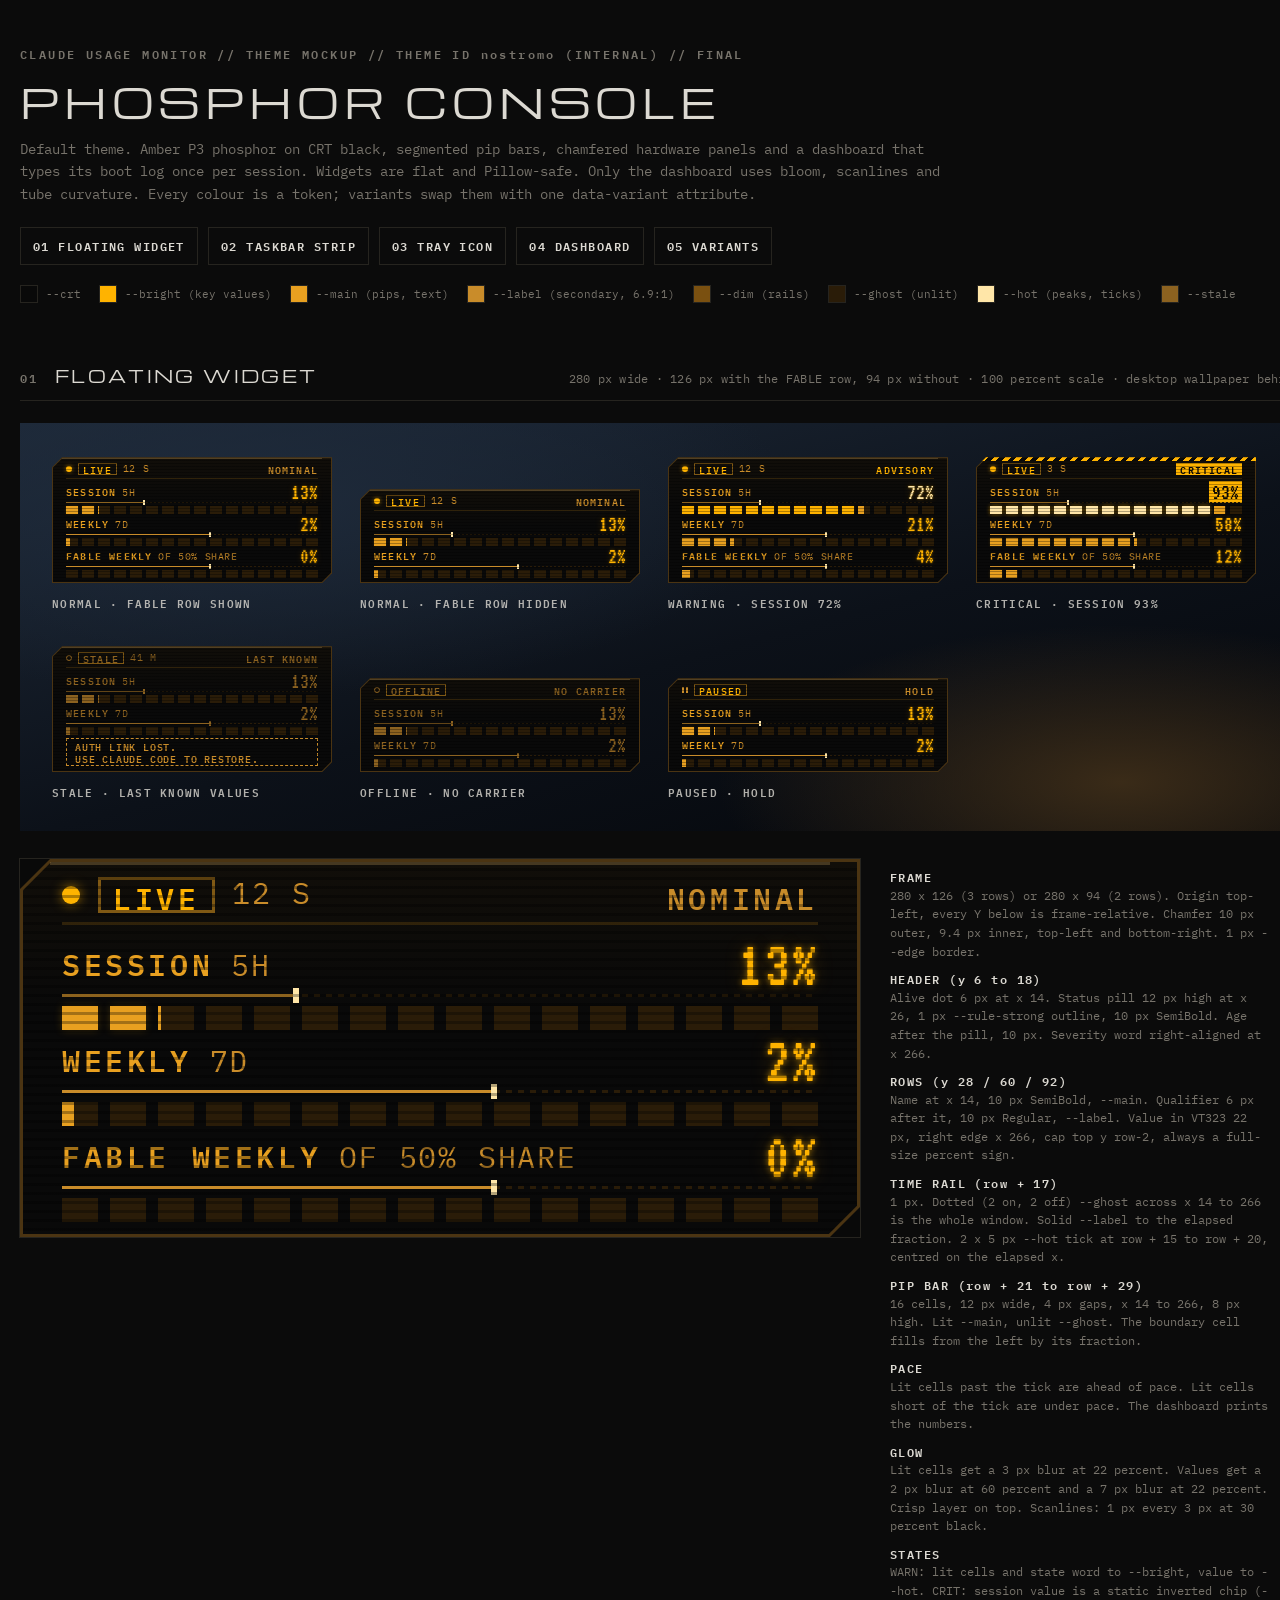
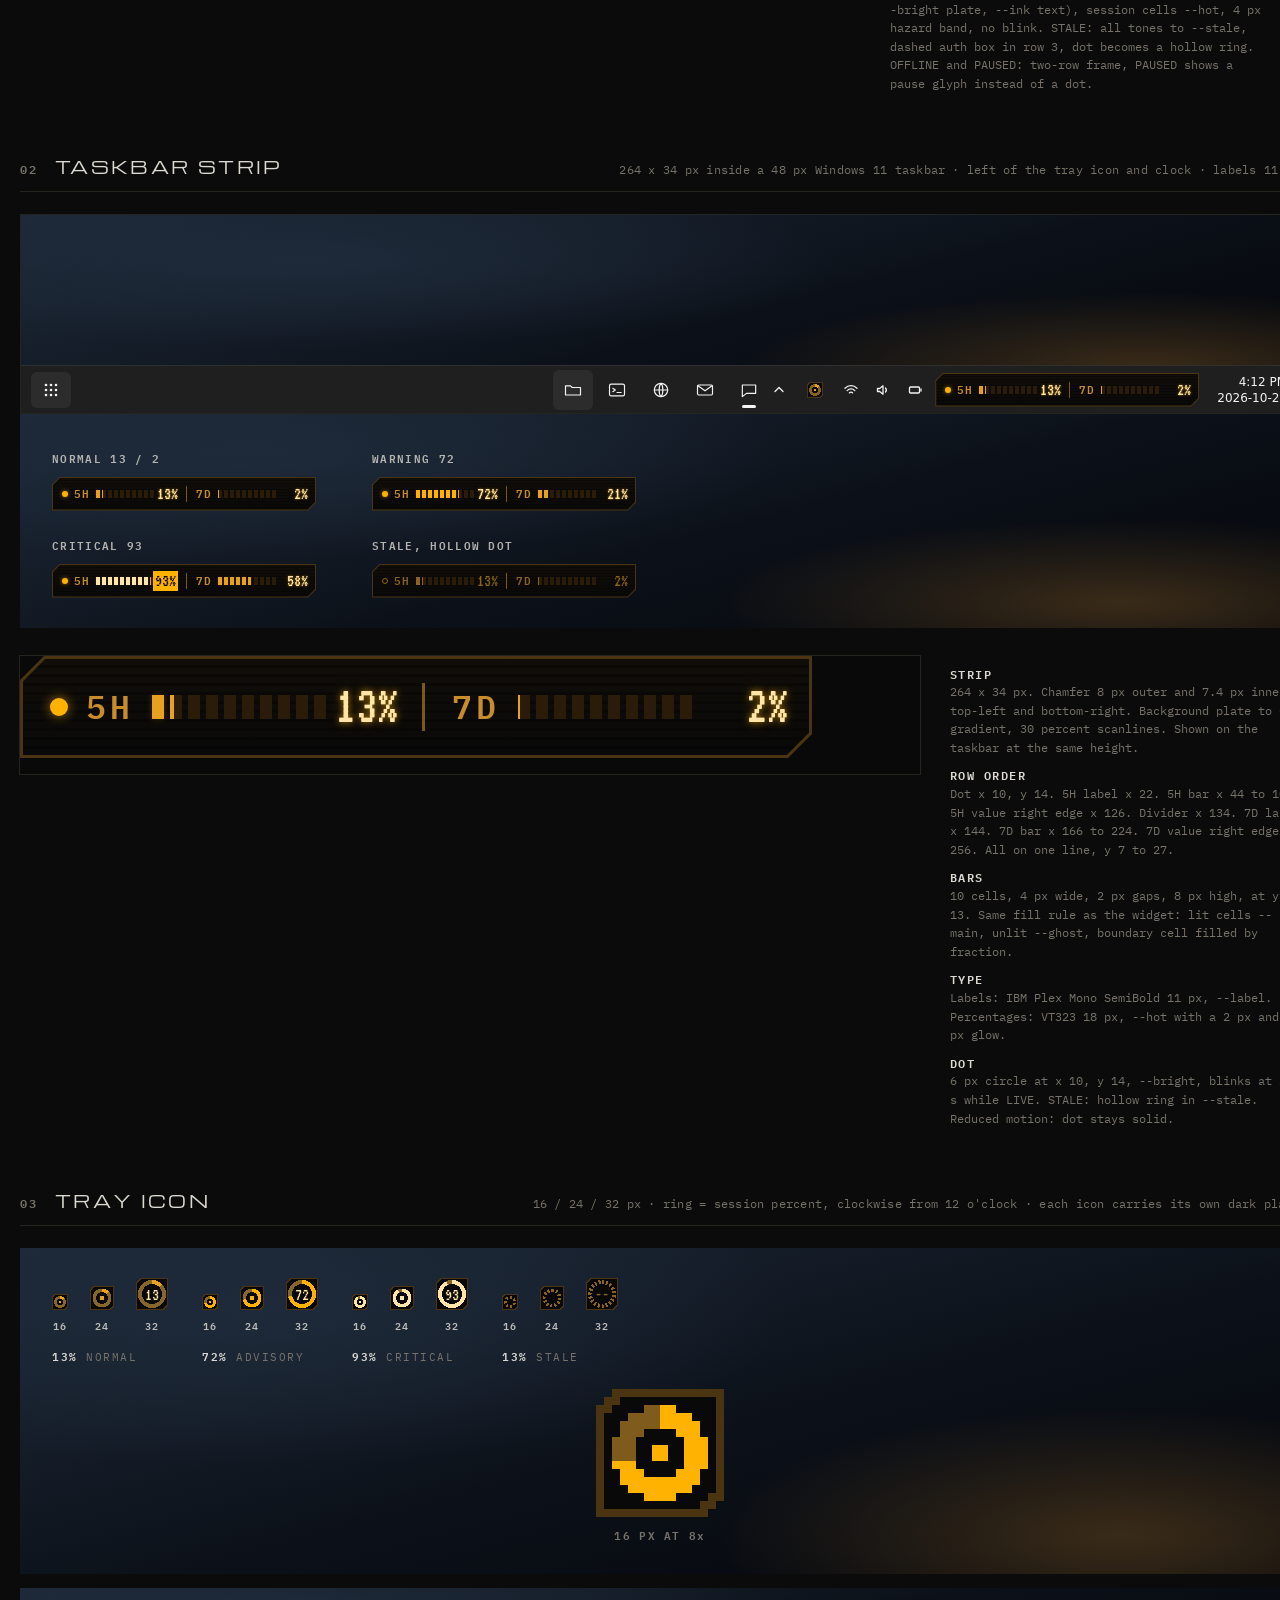
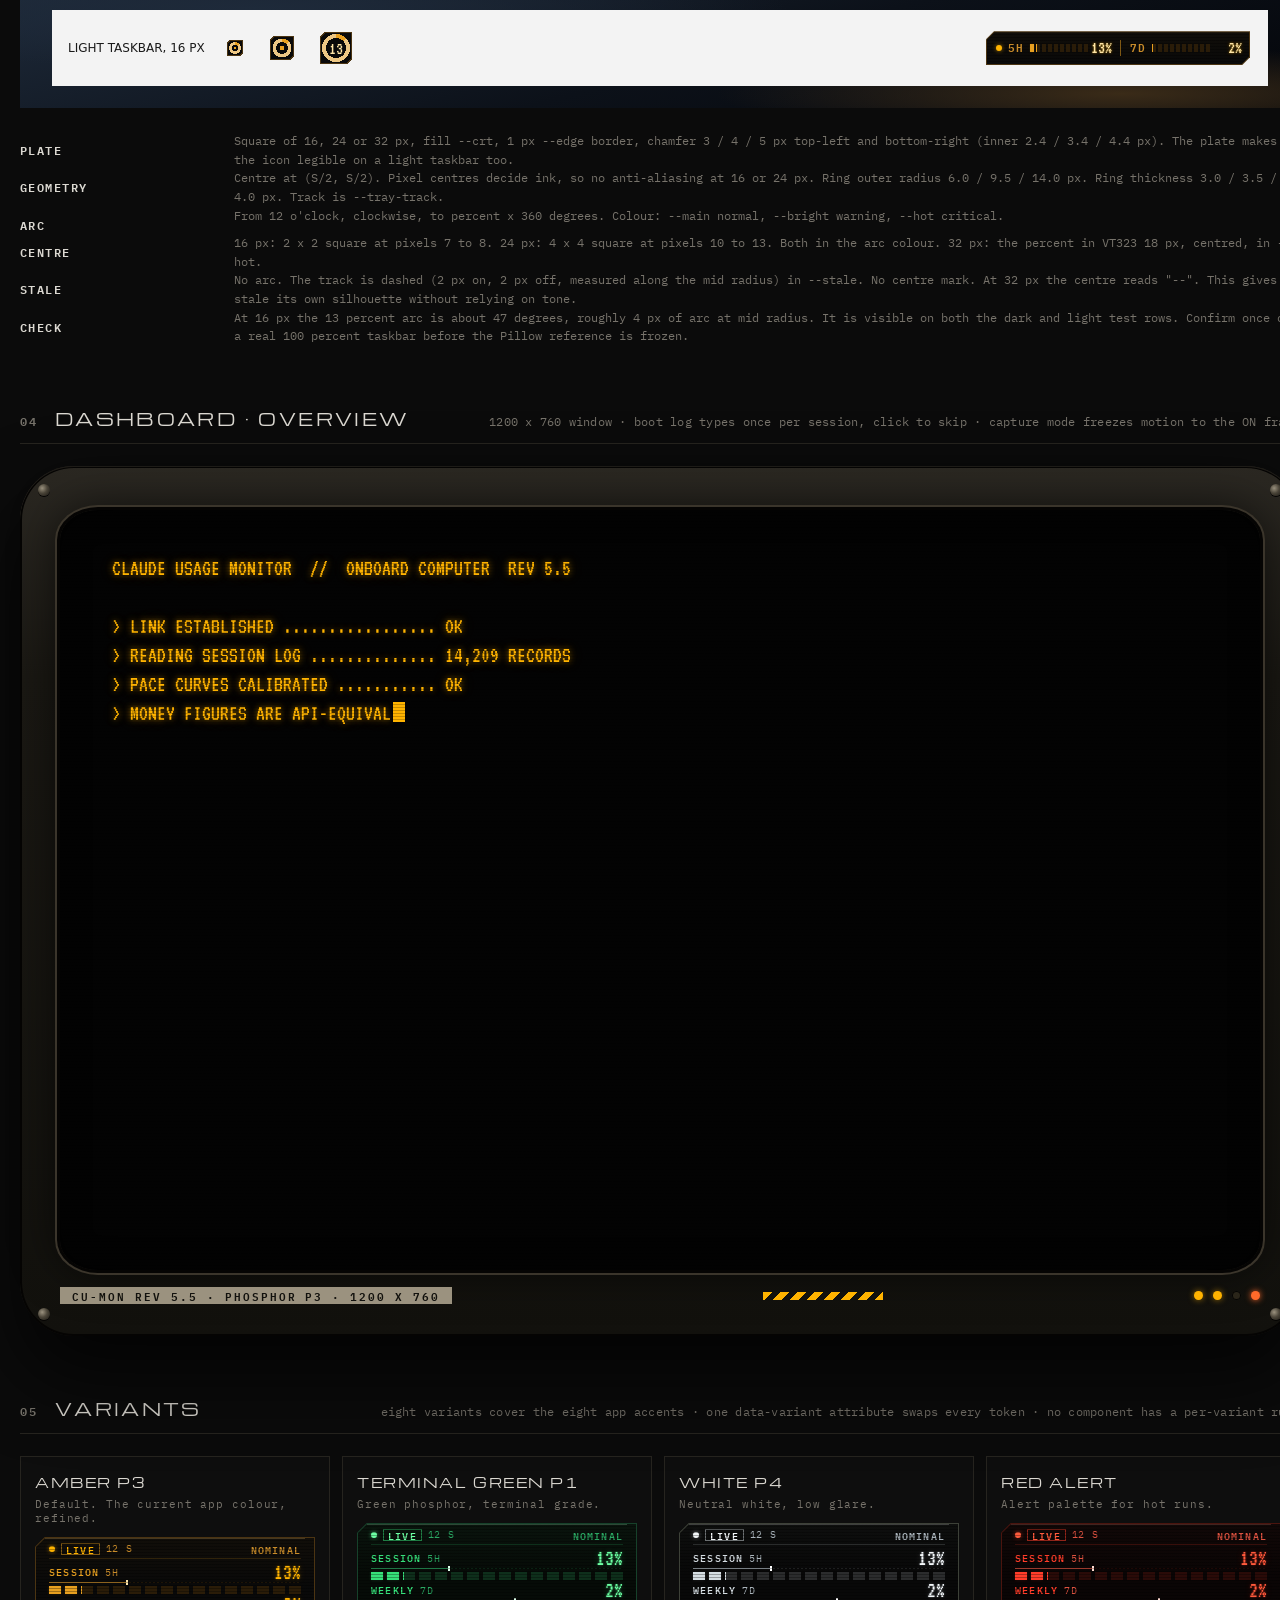
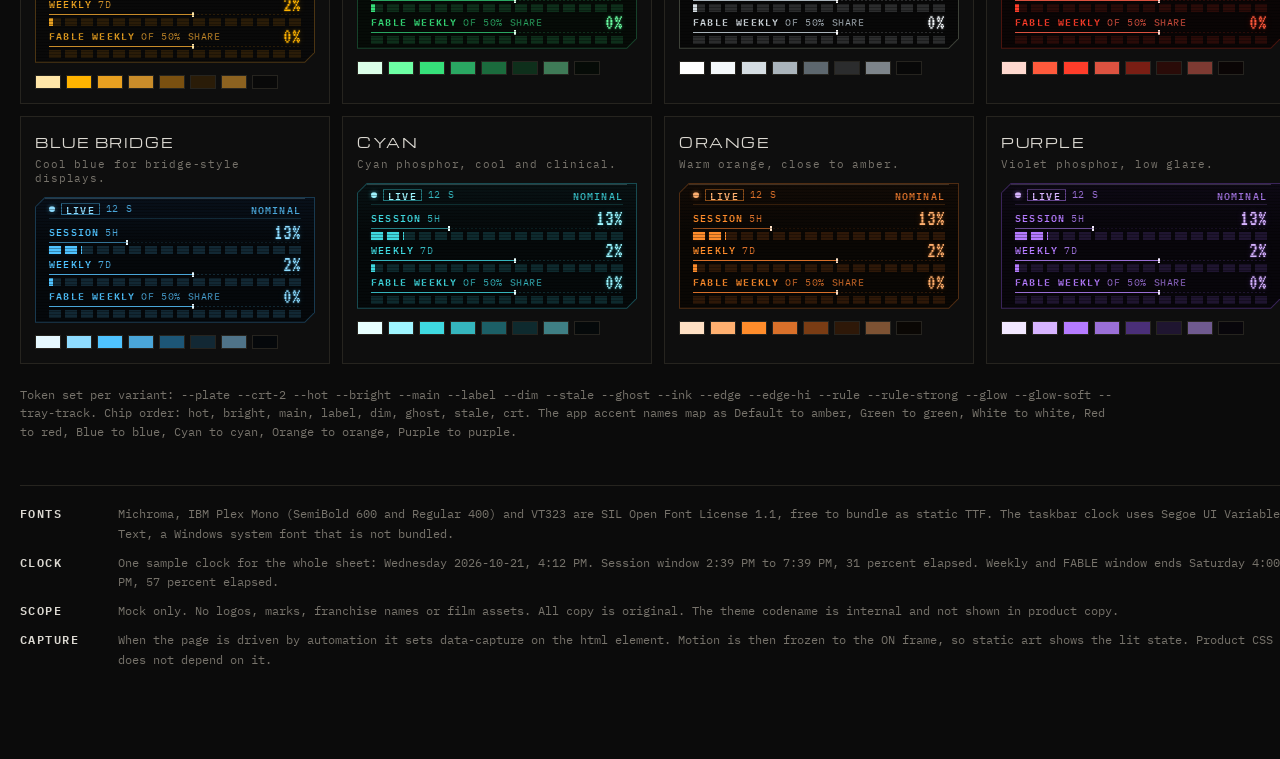
<file: design/mockups/nostromo/final.html>
<!doctype html>
<html lang="en" data-variant="amber">
<head>
<meta charset="utf-8">
<meta name="viewport" content="width=device-width, initial-scale=1">
<title>Nostromo - Usage Monitor Mockup</title>
<link rel="preconnect" href="https://fonts.googleapis.com">
<link rel="preconnect" href="https://fonts.gstatic.com" crossorigin>
<link href="https://fonts.googleapis.com/css2?family=IBM+Plex+Mono:wght@400;600&family=Michroma&family=VT323&display=swap" rel="stylesheet">
<style>
/* =====================================================================
   1. TOKENS  (theme id: nostromo, visible name: Nostromo)
   Every product colour is a custom property. A variant is one
   data-variant attribute; components contain no per-variant rules.
   Alpha colours are #rrggbbaa so Pillow can use the same values.
   ===================================================================== */

/* amber P3 is the default; the explicit selector keeps the block liftable */
:root, [data-variant="amber"]{
  --crt:#090909; --crt-deep:#030303; --plate:#110e09; --crt-2:#100e09;
  --hot:#ffe6a8; --bright:#ffb300; --main:#e8a020; --label:#c98c2a; --dim:#7a5010; --stale:#8c6220;
  --ghost:#2a1c08; --ink:#0b0805; --edge:#4b3412; --edge-hi:#ffcd7838;
  --rule:#e8a02040; --rule-strong:#e8a02085; --glow:#ffb30099; --glow-soft:#ffb30038;
  --tray-track:#e8a02085;
}
[data-variant="green"]{
  --crt:#060b07; --crt-deep:#030504; --plate:#0a140d; --crt-2:#09110b;
  --hot:#dcffe9; --bright:#6dffa4; --main:#36e07a; --label:#2aa762; --dim:#1b6b3d; --stale:#3f7a57;
  --ghost:#0e2f1b; --ink:#030a05; --edge:#16412a; --edge-hi:#aaffc838;
  --rule:#36e07a40; --rule-strong:#36e07a85; --glow:#50ff9699; --glow-soft:#50ff9638;
  --tray-track:#36e07a85;
}
[data-variant="white"]{
  --crt:#080808; --crt-deep:#040404; --plate:#0e0f0e; --crt-2:#0e0e0e;
  --hot:#ffffff; --bright:#f4f8fa; --main:#d5dde2; --label:#aab4bb; --dim:#5d676e; --stale:#7d848a;
  --ghost:#2b2c2d; --ink:#0a0b09; --edge:#3d4138; --edge-hi:#ffffff33;
  --rule:#d5dde23d; --rule-strong:#d5dde27a; --glow:#ebf5ff75; --glow-soft:#ebf5ff29;
  --tray-track:#d5dde27a;
}
[data-variant="red"]{
  --crt:#0a0505; --crt-deep:#050202; --plate:#110807; --crt-2:#120707;
  --hot:#ffd9cf; --bright:#ff5a3c; --main:#ff3d2a; --label:#dc5240; --dim:#7a1e14; --stale:#7d3a32;
  --ghost:#2a0b08; --ink:#0b0302; --edge:#4a140e; --edge-hi:#ff968233;
  --rule:#ff3d2a45; --rule-strong:#ff3d2a8a; --glow:#ff3c2899; --glow-soft:#ff3c2838;
  --tray-track:#ff3d2a8a;
}
[data-variant="blue"]{
  --crt:#05080b; --crt-deep:#030507; --plate:#08101a; --crt-2:#0a1119;
  --hot:#e6f8ff; --bright:#8fdcff; --main:#4fc3ff; --label:#4aa6d9; --dim:#1d5676; --stale:#4f7388;
  --ghost:#122834; --ink:#03080c; --edge:#18394f; --edge-hi:#b4ebff33;
  --rule:#4fc3ff40; --rule-strong:#4fc3ff85; --glow:#5ac8ff8f; --glow-soft:#5ac8ff33;
  --tray-track:#4fc3ff85;
}
[data-variant="cyan"]{
  --crt:#05090a; --crt-deep:#030506; --plate:#081214; --crt-2:#0a1213;
  --hot:#e8ffff; --bright:#9ff5ff; --main:#3fd9e0; --label:#35b5bd; --dim:#1c5f66; --stale:#3f7f84;
  --ghost:#0e2a2e; --ink:#030a0b; --edge:#174a50; --edge-hi:#b4ffff33;
  --rule:#3fd9e040; --rule-strong:#3fd9e085; --glow:#46e6f099; --glow-soft:#46e6f038;
  --tray-track:#3fd9e085;
}
[data-variant="orange"]{
  --crt:#0a0704; --crt-deep:#050302; --plate:#120b06; --crt-2:#120c07;
  --hot:#ffe0c4; --bright:#ffb070; --main:#ff8c2b; --label:#d9702a; --dim:#7a3c14; --stale:#7d5233;
  --ghost:#2e1808; --ink:#0b0502; --edge:#4f2c12; --edge-hi:#ffc08a33;
  --rule:#ff8c2b40; --rule-strong:#ff8c2b85; --glow:#ff8c3299; --glow-soft:#ff8c3238;
  --tray-track:#ff8c2b85;
}
[data-variant="purple"]{
  --crt:#08060b; --crt-deep:#040306; --plate:#0d0914; --crt-2:#0e0a13;
  --hot:#f2e8ff; --bright:#d7b4ff; --main:#b57bff; --label:#9a6fd6; --dim:#4a2f78; --stale:#6f5a8f;
  --ghost:#1f1530; --ink:#07040b; --edge:#3a2459; --edge-hi:#dcc4ff33;
  --rule:#b57bff40; --rule-strong:#b57bff85; --glow:#b478ff94; --glow-soft:#b478ff38;
  --tray-track:#b57bff85;
}

/* shared (not per variant): scanline weights, vignette, hardware, fonts */
:root{
  color-scheme:dark;
  --scan-w:#0000004d;          /* widgets and tray: 1 px every 3 px at 30 % black */
  --scan-d:#00000038;          /* dashboard only: 22 % */
  --vig:#00000075; --shade:#000000b3;
  --f-display:"Michroma","Segoe UI",system-ui,sans-serif;
  --f-body:"IBM Plex Mono",Consolas,monospace;
  --f-read:"VT323",Consolas,monospace;
  --f-ui:"Segoe UI Variable Text","Segoe UI",system-ui,sans-serif;
  --hw-1:#2b2822; --hw-2:#1a1813; --hw-3:#12110d;
  --rivet-a:#9b927f; --rivet-b:#4c463a; --rivet-c:#171510;
  --bezel-1:#050403; --bezel-2:#3b352b; --led-off:#2a2519; --led-warn:#ff6a2a;
  --hazard-y:#ffb300; --hazard-k:#12110d;
  /* mock page chrome: never themed, never part of the product */
  --m-page:#0b0b0b; --m-ink:#dcd9d2; --m-mute:#77736b; --m-line:#26241f; --m-card:#0e0e0e;
  --win-tb:#1f1f1f; --win-tb-line:#303030; --win-ink:#f3f3f3; --win-sub:#a9a9a9; --win-btn:#2c2c2c;
  --win-tb-light:#f3f3f3; --win-tb-light-line:#d6d6d6; --win-ink-light:#1a1a1a;
  --wall-a:#1e2a3a; --wall-b:#0c1119; --wall-c:#3a2b18; --wall-d:#04060a;
}

/* =====================================================================
   2. MOCK PAGE CHROME (sheet only)
   ===================================================================== */
*{box-sizing:border-box;margin:0;padding:0}
html,body{background:var(--m-page);color:var(--m-ink);font-family:var(--f-body)}
body{min-width:1320px;padding-bottom:90px}
a{color:inherit}
.page{width:1280px;margin:0 auto}
.kicker{font:600 12px var(--f-body);letter-spacing:.2em;color:var(--m-mute);padding-top:44px}
.masthead h1{font:400 40px/1 var(--f-display);letter-spacing:.12em;margin-top:18px;color:var(--m-ink)}
.masthead h1 span{color:var(--m-mute)}
.lede{max-width:940px;margin-top:16px;font:400 14px/1.6 var(--f-body);color:var(--m-mute)}
.index{display:flex;gap:10px;flex-wrap:wrap;margin-top:22px}
.index a{font:600 12px var(--f-body);letter-spacing:.12em;text-decoration:none;border:1px solid var(--m-line);padding:8px 12px}
.index a:hover{border-color:var(--m-ink)}
.tokens{display:flex;gap:18px;flex-wrap:wrap;margin-top:20px;font:400 11px var(--f-body);color:var(--m-mute)}
.tokens span{display:flex;align-items:center;gap:8px}
.tokens i{width:18px;height:18px;display:inline-block;border:1px solid var(--m-line)}
.sec{margin-top:64px}
.sec-h{display:flex;align-items:baseline;gap:16px;border-bottom:1px solid var(--m-line);padding-bottom:12px;margin-bottom:22px}
.sec-h .n{font:600 12px var(--f-body);letter-spacing:.2em;color:var(--m-mute)}
.sec-h h2{font:400 17px/1 var(--f-display);letter-spacing:.14em;color:var(--m-ink)}
.sec-h p{margin-left:auto;font:400 12px var(--f-body);letter-spacing:.02em;color:var(--m-mute);text-align:right}
.zrow{display:flex;gap:30px;align-items:flex-start;margin-top:28px}
.spec{width:380px;font:400 12px/1.55 var(--f-body);color:var(--m-mute)}
.spec dt{font-weight:600;color:var(--m-ink);letter-spacing:.12em;margin-top:9px}
.spec dd{margin:0}
.zframe{position:relative;flex:none;width:840px;height:378px;overflow:hidden;background:var(--crt);outline:1px solid var(--m-line)}
.zscale{position:absolute;left:0;top:0;transform:scale(3);transform-origin:0 0}
.zframe-s{width:900px;height:118px}
.zscale-s{transform:scale(3)}

/* wallpaper stand-in (dark, photo-like). Widgets are drawn over this. */
.wall{position:relative;padding:34px 32px 30px;overflow:hidden;
  background:
    radial-gradient(60% 70% at 18% 18%,var(--wall-a) 0%,transparent 70%),
    radial-gradient(45% 55% at 86% 88%,var(--wall-c) 0%,transparent 70%),
    linear-gradient(165deg,var(--wall-a) 0%,var(--wall-b) 55%,var(--wall-d) 100%)}
.wall>*{position:relative;z-index:1}
.fw-grid{display:flex;flex-wrap:wrap;gap:34px 28px;align-items:flex-end}
.fw-grid figure{display:flex;flex-direction:column;gap:10px}
.fw-grid figcaption{font:600 11px var(--f-body);letter-spacing:.12em;color:var(--m-ink);opacity:.8}

/* =====================================================================
   3. COMPONENT: FLOATING WIDGET  (Pillow-safe, flat)
   Frame 280 x 126 (3 rows) or 280 x 94 (2 rows). Origin top-left.
   All content is positioned in FRAME coordinates (no inset wrapper), so
   x = 14 is the content edge everywhere. Chamfer 10 px outer, 9.4 px
   inner, on top-left and bottom-right only. Border 1 px --edge.
   ===================================================================== */
@keyframes nm-blink{0%,84%{opacity:1}85%,100%{opacity:.18}}
@keyframes nm-pulse{0%,70%{opacity:1}71%,100%{opacity:.14}}

.nm-fw{position:relative;width:280px;height:126px;flex:none;background:var(--edge);
  clip-path:polygon(10px 0,100% 0,100% calc(100% - 10px),calc(100% - 10px) 100%,0 100%,0 10px)}
.nm-fw.is-two{height:94px}
.nm-fw-body{position:absolute;inset:1px;
  clip-path:polygon(9.4px 0,100% 0,100% calc(100% - 9.4px),calc(100% - 9.4px) 100%,0 100%,0 9.4px);
  background:linear-gradient(180deg,var(--plate) 0%,var(--crt) 40%,var(--crt) 100%)}
.nm-fw-scan{position:absolute;inset:1px;z-index:5;pointer-events:none;
  clip-path:polygon(9.4px 0,100% 0,100% calc(100% - 9.4px),calc(100% - 9.4px) 100%,0 100%,0 9.4px);
  background:repeating-linear-gradient(180deg,transparent 0 2px,var(--scan-w) 2px 3px)}
.nm-fw-hi{position:absolute;left:10px;right:10px;top:1px;height:1px;background:var(--edge-hi);z-index:4}

/* header: 12 px band at y 6. Left: alive mark, status pill, age. Right: severity word */
.nm-fw-head{position:absolute;left:14px;right:14px;top:6px;height:12px;z-index:4;
  display:flex;align-items:center;justify-content:space-between}
.nm-fw-hl{display:flex;align-items:center;gap:6px}
.nm-alive{display:block;flex:none;width:6px;height:6px;border-radius:50%;background:var(--bright);
  box-shadow:0 0 4px var(--glow);animation:nm-blink 2.4s steps(1) infinite}
.nm-pill{display:inline-flex;align-items:center;height:12px;padding:0 4px;border:1px solid var(--rule-strong);
  font:600 10px/1 var(--f-body);letter-spacing:.12em;color:var(--bright)}
.nm-age{font:400 10px/1 var(--f-body);letter-spacing:.06em;color:var(--label)}
.nm-state{font:600 10px/12px var(--f-body);letter-spacing:.12em;color:var(--label)}
.nm-fw-rule{position:absolute;left:14px;right:14px;top:21px;height:1px;background:var(--rule);z-index:4}

/* rows: pitch 32 px, row tops at y 28 / 60 / 92 */
.nm-row{position:absolute;left:14px;width:252px;height:30px;z-index:4}
.nm-row[data-r="1"]{top:28px}
.nm-row[data-r="2"]{top:60px}
.nm-row[data-r="3"]{top:92px}
.nm-lbl{position:absolute;left:0;top:0;height:12px;white-space:nowrap;
  font:600 10px/12px var(--f-body);letter-spacing:.12em;color:var(--main)}
.nm-lbl em{font-style:normal;font-weight:400;margin-left:6px;letter-spacing:.06em;color:var(--label)}
.nm-val{position:absolute;right:0;top:-4px;height:22px;font:400 22px/22px var(--f-read);color:var(--bright);
  text-shadow:0 0 2px var(--glow),0 0 7px var(--glow-soft)}

/* time rail: y row+17, 1 px. Dotted = whole window, solid = elapsed, 2 x 5 px tick = now */
.nm-time{position:absolute;left:0;right:0;top:17px;height:1px;
  background:repeating-linear-gradient(90deg,var(--ghost) 0 2px,transparent 2px 4px)}
.nm-time i{position:absolute;left:0;top:0;height:1px;width:var(--t);background:var(--label)}
.nm-time b{position:absolute;left:calc(var(--t) - 1px);top:-2px;width:2px;height:5px;background:var(--hot)}

/* pip bar: y row+21, 8 px high, 16 cells of 12 px with 4 px gaps (252 px) */
.nm-pips{position:absolute;left:0;top:21px;display:flex;gap:4px;height:8px}
.nm-pip{display:block;flex:none;width:12px;height:8px;background:var(--ghost)}
.nm-pip.on{background:var(--main);box-shadow:0 0 3px var(--glow-soft)}
.nm-pip.part{background:linear-gradient(90deg,var(--main) var(--f,0%),var(--ghost) var(--f,0%))}

/* states */
.nm-fw.is-warn .nm-row[data-r="1"] .nm-val{color:var(--hot)}
.nm-fw.is-warn .nm-row[data-r="1"] .nm-pip.on{background:var(--bright)}
.nm-fw.is-warn .nm-state{color:var(--bright)}
/* critical: static inverted chip for the session value and state word; hot pips; hazard band */
.nm-fw.is-crit .nm-row[data-r="1"] .nm-val{padding:0 3px;background:var(--bright);color:var(--ink);text-shadow:none}
.nm-fw.is-crit .nm-row[data-r="1"] .nm-pip.on{background:var(--hot);box-shadow:0 0 4px var(--glow)}
.nm-fw.is-crit .nm-state{padding:0 4px;background:var(--bright);color:var(--ink)}
.nm-hazard{display:none;position:absolute;left:0;right:0;top:0;height:4px;z-index:6;
  background:repeating-linear-gradient(-45deg,var(--bright) 0 4px,var(--crt) 4px 8px)}
.nm-fw.is-crit .nm-hazard{display:block}

/* stale and offline: every tone drops to --stale, the dashed auth box replaces row 3 */
.nm-fw.is-stale{--main:var(--stale);--bright:var(--stale);--hot:var(--stale);--glow:transparent;--glow-soft:transparent}
.nm-fw.is-stale .nm-lbl em,.nm-fw.is-stale .nm-age,.nm-fw.is-stale .nm-state,.nm-fw.is-stale .nm-pill{color:var(--stale)}
.nm-fw.is-stale .nm-time i{background:var(--stale)}
.nm-fw.is-stale .nm-row[data-r="3"]{display:none}
.nm-fw.is-stale .nm-alive{background:none;border:1px solid var(--stale);box-shadow:none;animation:none}
.nm-msg{display:none;position:absolute;left:14px;right:14px;top:92px;height:28px;z-index:4;
  align-items:center;padding:0 8px;background:var(--crt);border:1px dashed var(--label);
  font:600 10px/12px var(--f-body);letter-spacing:.08em;color:var(--label);white-space:nowrap}
.nm-fw.is-auth .nm-msg{display:flex}

/* paused: the alive mark becomes a pause glyph (two 2 x 6 bars), not a blink */
.nm-fw.is-paused .nm-alive{animation:none;border-radius:0;box-shadow:none;
  background:linear-gradient(90deg,var(--label) 0 2px,transparent 2px 4px,var(--label) 4px 6px)}
.nm-fw.is-paused .nm-state{color:var(--label)}

/* =====================================================================
   4. COMPONENT: TASKBAR STRIP  264 x 34 frame, chamfer 8 outer / 7.4 inner
   Coordinates (strip origin top-left):
     status dot x 10 y 14 (6 px)      5H label x 22, baseline box y 11
     5H pip bar x 44..102, y 13, 8 px, 10 cells of 4 px, 2 px gaps
     5H value right edge x 126 (VT323 18 px)
     divider x 134, y 9, 1 x 16 px
     7D label x 144      7D pip bar x 166..224      7D value right edge x 256
   Labels are 11 px (not 10 px) for 1x legibility.
   ===================================================================== */
.nm-strip{position:relative;width:264px;height:34px;flex:none;background:var(--edge);
  clip-path:polygon(8px 0,100% 0,100% calc(100% - 8px),calc(100% - 8px) 100%,0 100%,0 8px)}
.nm-strip-body{position:absolute;inset:1px;
  clip-path:polygon(7.4px 0,100% 0,100% calc(100% - 7.4px),calc(100% - 7.4px) 100%,0 100%,0 7.4px);
  background:linear-gradient(180deg,var(--plate) 0%,var(--crt) 100%)}
.nm-strip-scan{position:absolute;inset:1px;pointer-events:none;
  clip-path:polygon(7.4px 0,100% 0,100% calc(100% - 7.4px),calc(100% - 7.4px) 100%,0 100%,0 7.4px);
  background:repeating-linear-gradient(180deg,transparent 0 2px,var(--scan-w) 2px 3px)}
.nm-strip>*{position:absolute}
.nm-strip .nm-alive{left:10px;top:14px}
.nm-strip .nm-alive.is-stale{background:none}
.nm-s-lbl{left:22px;top:10px;height:12px;font:600 11px/12px var(--f-body);letter-spacing:.1em;color:var(--label)}
.nm-s-lbl.r2{left:144px}
.nm-sbar{top:13px;left:44px;display:flex;gap:2px;height:8px}
.nm-sbar.r2{left:166px}
.nm-sbar i{display:block;width:4px;height:8px;background:var(--ghost)}
.nm-sbar i.on{background:var(--main);box-shadow:0 0 2px var(--glow-soft)}
.nm-sbar i.part{background:linear-gradient(90deg,var(--main) var(--f,0%),var(--ghost) var(--f,0%))}
.nm-s-val{top:7px;height:20px;font:400 18px/20px var(--f-read);color:var(--hot);white-space:nowrap;
  text-shadow:0 0 2px var(--glow),0 0 5px var(--glow-soft)}
.nm-s-val.r1{right:138px}
.nm-s-val.r2{right:8px}
.nm-s-sep{left:134px;top:9px;width:1px;height:16px;background:var(--rule-strong)}
.nm-strip.is-crit .nm-s-val.r1{color:var(--ink);background:var(--bright);padding:0 2px;text-shadow:none}

/* =====================================================================
   5. COMPONENT: TRAY ICON  (canvas, one pixel per cell, no AA)
   Each icon carries its own CRT plate, so it reads on dark AND light
   taskbars. Geometry is in the widget spec (notes), not here.
   ===================================================================== */
canvas.nm-tray{display:block;image-rendering:pixelated}

/* =====================================================================
   6. MOCK: WINDOWS 11 TASKBAR (sheet only, not product)
   ===================================================================== */
.mk-tb{position:relative;width:1280px;height:48px;background:var(--win-tb);border-top:1px solid var(--win-tb-line);color:var(--win-ink);font-family:var(--f-ui)}
.mk-tb.is-light{background:var(--win-tb-light);color:var(--win-ink-light);border-top-color:var(--win-tb-light-line)}
.mk-stage{position:relative;width:1280px;height:200px;overflow:hidden;border:1px solid var(--m-line)}
.mk-wall{position:absolute;left:0;right:0;top:0;height:152px;
  background:radial-gradient(60% 80% at 22% 30%,var(--wall-a) 0%,transparent 70%),
  radial-gradient(45% 70% at 88% 100%,var(--wall-c) 0%,transparent 70%),
  linear-gradient(165deg,var(--wall-a) 0%,var(--wall-b) 60%,var(--wall-d) 100%)}
.mk-tb-wrap{position:absolute;left:0;right:0;bottom:0}
.mk-apps{position:absolute;left:50%;top:4px;transform:translateX(-50%);display:flex;align-items:center;gap:4px}
.mk-app{position:relative;width:40px;height:40px;border-radius:6px;display:grid;place-items:center}
.mk-app svg{width:20px;height:20px;fill:none;stroke:currentColor;stroke-width:1.4;stroke-linecap:round;stroke-linejoin:round}
.mk-app.on::after{content:"";position:absolute;left:50%;bottom:2px;width:14px;height:3px;margin-left:-7px;border-radius:2px;background:currentColor}
.mk-app.sel{background:var(--win-btn)}
.mk-start{position:absolute;left:10px;top:6px;width:40px;height:36px;border-radius:6px;display:grid;place-items:center;background:var(--win-btn)}
.mk-start svg{width:16px;height:16px;fill:currentColor}
.mk-right{position:absolute;right:8px;top:0;height:48px;display:flex;align-items:center;gap:4px}
.mk-ic{width:28px;height:36px;display:grid;place-items:center;border-radius:4px}
.mk-ic svg{width:16px;height:16px;fill:none;stroke:currentColor;stroke-width:1.3;stroke-linecap:round;stroke-linejoin:round}
.mk-clock{margin-left:8px;padding:0 6px 0 4px;text-align:right;font:400 12px/16px var(--f-ui);white-space:nowrap}
.mk-clock span{display:block}
.mk-strip-slot{display:flex;align-items:center;height:48px;margin:0 2px}
.mk-tray-ring{width:36px;height:36px;display:grid;place-items:center;border-radius:4px}

/* strip states: stale drops every tone to --stale; warn lights 5H cells in --bright; crit lights them in --hot */
.nm-strip.is-stale{--main:var(--stale);--hot:var(--stale);--label:var(--stale);--glow:transparent;--glow-soft:transparent}
.nm-strip.is-warn .nm-sbar:not(.r2) i.on{background:var(--bright)}
.nm-strip.is-crit .nm-sbar:not(.r2) i.on{background:var(--hot)}

/* =====================================================================
   7. COMPONENT: DASHBOARD  (1200 x 760 window; liftable block)
   Ladder for numerals (VT323): 22 px small readouts, 44 px secondary,
   66 px limit values, 88 px hero. Percent signs are the same size.
   Dashboard scanlines use --scan-d (22 %); widgets keep --scan-w (30 %).
   ===================================================================== */
:root{--hw-hi:#ffecc81a}
.mk-console{position:relative;width:1280px;margin:0 auto;padding:44px 40px 30px;border-radius:54px;
  background:linear-gradient(180deg,var(--hw-1) 0%,var(--hw-2) 24%,var(--hw-3) 100%);
  box-shadow:inset 0 1px 0 var(--hw-hi),inset 0 0 0 2px var(--bezel-1),0 40px 80px var(--shade)}
.mk-rivet{position:absolute;width:12px;height:12px;border-radius:50%;
  background:radial-gradient(circle at 35% 35%,var(--rivet-a) 0,var(--rivet-b) 45%,var(--rivet-c) 100%);box-shadow:0 1px 0 var(--bezel-1)}
.mk-rv1{left:18px;top:18px}.mk-rv2{right:18px;top:18px}.mk-rv3{left:18px;bottom:16px}.mk-rv4{right:18px;bottom:16px}
.mk-foot{position:relative;margin-top:16px;height:20px;display:flex;align-items:center;justify-content:space-between;
  font:600 11px/1 var(--f-body);letter-spacing:.18em;color:var(--rivet-a)}
.mk-plate{padding:3px 12px;background:var(--rivet-a);color:var(--hw-3)}
.mk-hz{width:120px;height:8px;background:repeating-linear-gradient(-45deg,var(--hazard-y) 0 6px,var(--hazard-k) 6px 12px)}
.mk-leds{display:flex;gap:10px;align-items:center}
.mk-led{display:inline-block;width:9px;height:9px;border-radius:50%;background:var(--led-off);box-shadow:inset 0 0 0 1px var(--bezel-1)}
.mk-led.on{background:var(--bright);box-shadow:0 0 6px var(--glow);animation:nm-blink 3s steps(1) infinite}
.mk-led.warn{background:var(--led-warn);box-shadow:0 0 6px var(--led-warn)}

.nm-screen{position:relative;width:1200px;height:760px;margin:0 auto;overflow:hidden;border-radius:38px/30px;
  background:radial-gradient(120% 95% at 50% 42%,var(--plate) 0%,var(--crt) 58%,var(--crt-deep) 100%);
  box-shadow:0 0 0 3px var(--bezel-1),0 0 0 5px var(--bezel-2),0 0 46px var(--shade)}
.nm-content{position:absolute;inset:0;display:flex;flex-direction:column;animation:nm-flick 9s steps(1) infinite}
@keyframes nm-flick{0%,93%,100%{opacity:1}94%{opacity:.965}96%{opacity:1}}
.nm-scan{position:absolute;inset:0;z-index:71;pointer-events:none;background:repeating-linear-gradient(180deg,transparent 0 2px,var(--scan-d) 2px 3px)}
.nm-vig{position:absolute;inset:0;z-index:72;pointer-events:none;border-radius:inherit;
  background:radial-gradient(ellipse 96% 90% at 50% 48%,transparent 70%,var(--shade) 100%);box-shadow:inset 0 0 28px 0 var(--shade)}

.nm-bar{flex:none;height:36px;display:flex;align-items:center;justify-content:space-between;padding:0 12px 0 16px;
  border-bottom:1px solid var(--edge);font:400 12px/1 var(--f-body);letter-spacing:.12em;color:var(--label)}
.nm-brand{display:flex;align-items:center;gap:10px;font:400 11px/1 var(--f-display);letter-spacing:.18em;color:var(--main);text-shadow:0 0 6px var(--glow-soft)}
.nm-brand em{font:400 11px/1 var(--f-body);font-style:normal;letter-spacing:.12em;color:var(--label)}
.nm-brand svg{width:16px;height:16px;flex:none;fill:none;stroke-width:1}
.nm-bar-r{display:flex;align-items:center;gap:18px}
.nm-uplink{display:flex;align-items:center;gap:8px;font-weight:600;color:var(--bright)}
.nm-wb{display:flex;gap:6px}
.nm-wb b{width:22px;height:18px;display:grid;place-items:center;font:400 13px/1 var(--f-body);color:var(--label);border:1px solid var(--edge)}

.nm-app{flex:1;min-height:0;display:grid;grid-template-columns:208px minmax(0,1fr)}
.nm-nav{display:flex;flex-direction:column;gap:4px;padding:16px 14px 14px;border-right:1px solid var(--edge)}
.nm-kick{font:600 11px/1 var(--f-body);letter-spacing:.2em;color:var(--label);margin:0 0 10px 6px}
.nm-menu{list-style:none;display:flex;flex-direction:column;gap:3px}
.nm-menu a{display:flex;align-items:center;gap:10px;height:34px;padding:0 10px;border-left:2px solid transparent;text-decoration:none;
  font:600 12px/1 var(--f-body);letter-spacing:.12em;color:var(--label)}
.nm-menu a i{font-style:normal;font-weight:400;width:20px;color:var(--label)}
.nm-menu a:hover{color:var(--main)}
.nm-menu a.on{background:var(--main);color:var(--ink);border-left-color:var(--hot)}
.nm-menu a.on i{color:var(--ink)}
.nm-health{margin-top:auto;padding:10px;border:1px solid var(--edge);background:var(--crt-2)}
.nm-kv{display:flex;justify-content:space-between;align-items:baseline;gap:8px;padding:5px 0;border-bottom:1px dotted var(--ghost);
  font:600 11px/1 var(--f-body);letter-spacing:.1em;color:var(--label)}
.nm-kv b{font:400 22px/18px var(--f-read);letter-spacing:.02em;color:var(--bright)}
.nm-kv b.ok{display:flex;align-items:center;gap:6px}
.nm-phos{margin-top:14px}
.nm-sw{display:grid;grid-template-columns:repeat(4,minmax(0,1fr));gap:4px}
.nm-sw button{font:600 11px/1 var(--f-body);letter-spacing:.06em;padding:6px 0;cursor:pointer;color:var(--label);background:var(--crt);border:1px solid var(--edge)}
.nm-sw button.on{background:var(--main);color:var(--ink);border-color:var(--main)}

.nm-main{min-width:0;display:flex;flex-direction:column;gap:14px;padding:18px 22px 16px;
  background-image:linear-gradient(var(--ghost) 1px,transparent 1px),linear-gradient(90deg,var(--ghost) 1px,transparent 1px);
  background-size:48px 48px;background-position:-1px -1px}
.nm-head{flex:none;display:flex;align-items:flex-end;justify-content:space-between;gap:24px}
.nm-h1{font:400 26px/1 var(--f-display);letter-spacing:.16em;color:var(--main);text-shadow:0 0 12px var(--glow-soft),0 0 2px var(--glow)}
.nm-cur{display:inline-block;width:.55em;height:.85em;margin-left:10px;vertical-align:-.08em;background:var(--hot);box-shadow:0 0 8px var(--glow);animation:nm-blink 1s steps(1) infinite}
.nm-sub{max-width:470px;text-align:right;font:400 12px/1.5 var(--f-body);letter-spacing:.04em;color:var(--label)}

.nm-grid{flex:none;display:grid;grid-template-columns:repeat(3,minmax(0,1fr));grid-template-rows:180px 276px 146px;gap:14px}
.nm-card{position:relative;min-width:0;background:var(--edge);padding:1px;
  clip-path:polygon(14px 0,100% 0,100% calc(100% - 14px),calc(100% - 14px) 100%,0 100%,0 14px)}
.nm-card.wide{grid-column:span 2}
.nm-card-in{position:relative;height:100%;display:flex;flex-direction:column;gap:8px;padding:12px 16px 12px;overflow:hidden;
  clip-path:polygon(13.4px 0,100% 0,100% calc(100% - 13.4px),calc(100% - 13.4px) 100%,0 100%,0 13.4px);
  background:linear-gradient(180deg,var(--plate) 0%,var(--crt) 100%)}
.nm-card-t{display:flex;align-items:center;justify-content:space-between;gap:10px;min-height:16px}
.nm-tag{background:var(--main);color:var(--ink);font:600 11px/16px var(--f-body);letter-spacing:.14em;padding:0 8px;text-transform:uppercase;white-space:nowrap}
.nm-ttl{font:600 11px/16px var(--f-body);letter-spacing:.14em;text-transform:uppercase;color:var(--main);white-space:nowrap}
.nm-meta-t{font:400 11px/16px var(--f-body);letter-spacing:.1em;text-transform:uppercase;color:var(--label);white-space:nowrap}
.nm-row2{display:flex;justify-content:space-between;align-items:flex-end;gap:12px}
.nm-big{font:400 66px/.8 var(--f-read);color:var(--bright);white-space:nowrap;text-shadow:0 0 2px var(--glow),0 0 14px var(--glow-soft)}
.nm-big.h{font-size:88px;color:var(--hot)}
.nm-big.m{font-size:44px;line-height:.9;color:var(--hot)}
.nm-big.s{font-size:22px;line-height:1;color:var(--hot);text-shadow:0 0 2px var(--glow),0 0 6px var(--glow-soft)}
.nm-big small{font-size:inherit}
.nm-facts{display:flex;flex-direction:column;align-items:flex-end;gap:5px;text-align:right;white-space:nowrap;
  font:600 11px/1.2 var(--f-body);letter-spacing:.1em;text-transform:uppercase;color:var(--label)}
.nm-facts b{font:400 22px/1 var(--f-read);letter-spacing:.02em;color:var(--main)}
.nm-chip{display:inline-block;border:1px solid var(--rule-strong);padding:2px 6px;font:600 11px/1.2 var(--f-body);letter-spacing:.12em;color:var(--bright);text-transform:uppercase;white-space:nowrap}
.nm-chip.solid{background:var(--bright);border-color:var(--bright);color:var(--ink)}
.nm-pace{display:flex;flex-direction:column;gap:3px;font:400 11px/1.2 var(--f-body);letter-spacing:.08em;text-transform:uppercase;color:var(--label);white-space:nowrap}
.nm-pace b{font-weight:600;color:var(--main)}
.nm-cells{display:flex;gap:2px;height:10px}
.nm-cells i{flex:1 1 0;display:block;background:var(--ghost)}
.nm-cells i.on{background:var(--main);box-shadow:0 0 3px var(--glow-soft)}
.nm-cells i.part{background:linear-gradient(90deg,var(--main) var(--f,0%),var(--ghost) var(--f,0%))}
.nm-cells.hot i.on{background:var(--hot)}
.nm-rail{position:relative;height:9px}
.nm-rail::before{content:"";position:absolute;left:0;right:0;top:4px;height:1px;background:repeating-linear-gradient(90deg,var(--ghost) 0 2px,transparent 2px 4px)}
.nm-rail i{position:absolute;left:0;top:4px;height:1px;width:var(--t);background:var(--label)}
.nm-rail b{position:absolute;left:calc(var(--t) - 1px);top:0;width:2px;height:9px;background:var(--hot);box-shadow:0 0 4px var(--glow)}
.nm-note{font:400 11px/1.3 var(--f-body);letter-spacing:.06em;color:var(--label);text-transform:uppercase}

/* cost card */
.nm-cost{flex:1;min-height:0;display:grid;grid-template-columns:minmax(0,1.12fr) minmax(0,1fr);gap:18px}
.nm-cost-l{display:flex;flex-direction:column;gap:6px;min-width:0}
.nm-hero{display:flex;align-items:flex-end;gap:20px}
.nm-plan{display:flex;flex-direction:column;gap:6px;padding-bottom:4px}
.nm-plan .nm-big.m{font-size:44px}
.nm-ratio{display:flex;gap:3px;height:12px}
.nm-ratio i{flex:1 1 0;display:block;background:var(--ghost)}
.nm-ratio i.on{background:var(--main);box-shadow:0 0 3px var(--glow-soft)}
.nm-ratio i.part{background:linear-gradient(90deg,var(--main) var(--f,0%),var(--ghost) var(--f,0%))}
.nm-tiles{margin-top:auto;display:grid;grid-template-columns:repeat(2,minmax(0,1fr));gap:14px;padding-top:10px;border-top:1px solid var(--ghost)}
.nm-tile small{display:block;font:600 10px/1.3 var(--f-body);letter-spacing:.12em;text-transform:uppercase;color:var(--label)}
.nm-tile .nm-big{margin-top:6px}
.nm-cost-r{display:flex;flex-direction:column;gap:6px;min-width:0;border-left:1px solid var(--ghost);padding-left:18px}
.nm-chart{position:relative;flex:1;min-height:130px}
.nm-days{position:absolute;left:0;right:66px;top:0;bottom:16px;display:grid;grid-template-columns:repeat(30,minmax(0,1fr));align-items:end}
.nm-col{display:flex;flex-direction:column-reverse;gap:2px;align-items:center;height:100%;justify-content:flex-start}
.nm-col i{display:block;width:8px;height:5px;background:var(--ghost)}
.nm-col i.on{background:var(--main)}
.nm-col.today i.on{background:var(--hot);box-shadow:0 0 4px var(--glow)}
.nm-avg{position:absolute;left:0;right:66px;border-top:1px dashed var(--label);height:0}
.nm-avg b{position:absolute;left:100%;top:-6px;margin-left:6px;font:600 10px/1 var(--f-body);letter-spacing:.08em;color:var(--label);white-space:nowrap}
.nm-axis{position:absolute;left:0;right:66px;bottom:0;display:flex;justify-content:space-between;font:600 10px/1 var(--f-body);letter-spacing:.1em;color:var(--label)}

.nm-disc{text-transform:none;letter-spacing:.02em;font-size:10px;line-height:1.35;margin-top:2px}
/* cache, mix, week, burn */
.nm-kpi{display:flex;flex-direction:column;gap:5px}
.nm-kpi .nm-kl{font:600 10px/1.2 var(--f-body);letter-spacing:.12em;text-transform:uppercase;color:var(--label)}
.nm-mix{display:flex;flex-direction:column;gap:7px}
.nm-mrow{display:grid;grid-template-columns:104px minmax(0,1fr) 46px;align-items:center;gap:10px;height:18px}
.nm-mrow .k{font:600 11px/1 var(--f-body);letter-spacing:.08em;color:var(--label);white-space:nowrap}
.nm-mrow .v{font:400 22px/1 var(--f-read);color:var(--hot);text-align:right}
.nm-mrow .nm-cells{height:9px}
.nm-burn-sv{display:block;width:100%;height:58px;overflow:visible}
.nm-burn-sv line,.nm-burn-sv polyline,.nm-burn-sv circle{vector-effect:non-scaling-stroke}

/* wireframe brand mark: line only, no fill */
.nm-mark{fill:none;stroke:var(--main);stroke-width:1}

/* boot: typed log once per session, click to skip, tube collapses */
.nm-boot{position:absolute;inset:0;z-index:70;padding:44px 52px;background:var(--crt-deep);cursor:pointer;white-space:pre;
  font:400 22px/1.32 var(--f-read);color:var(--bright);text-shadow:0 0 6px var(--glow),0 0 16px var(--glow-soft);
  transform-origin:50% 50%;transition:transform .6s cubic-bezier(.6,0,.9,.4),opacity .5s .25s}
.nm-boot.is-done{transform:scaleY(.004);opacity:0;pointer-events:none}
.nm-boot-cur{display:inline-block;width:.55em;height:.9em;margin-left:2px;vertical-align:-.08em;background:var(--bright);animation:nm-blink 1s steps(1) infinite}

/* reduced motion: every animation is off; static art shows the ON frame */
@media (prefers-reduced-motion:reduce){*,*::before,*::after{animation:none!important}}
html[data-capture] *,html[data-capture] *::before,html[data-capture] *::after{animation:none!important}

</style>
</head>
<body>
<div class="page">

  <header class="masthead">
    <div class="kicker">CLAUDE USAGE MONITOR // THEME MOCKUP // THEME ID nostromo (INTERNAL) // FINAL</div>
    <h1>PHOSPHOR CONSOLE</h1>
    <p class="lede">Default theme. Amber P3 phosphor on CRT black, segmented pip bars, chamfered hardware panels and a dashboard that types its boot log once per session. Widgets are flat and Pillow-safe. Only the dashboard uses bloom, scanlines and tube curvature. Every colour is a token; variants swap them with one data-variant attribute.</p>
    <nav class="index">
      <a href="#s1">01 FLOATING WIDGET</a>
      <a href="#s2">02 TASKBAR STRIP</a>
      <a href="#s3">03 TRAY ICON</a>
      <a href="#s4">04 DASHBOARD</a>
      <a href="#s5">05 VARIANTS</a>
    </nav>
    <div class="tokens">
      <span><i style="background:var(--crt)"></i>--crt</span>
      <span><i style="background:var(--bright)"></i>--bright (key values)</span>
      <span><i style="background:var(--main)"></i>--main (pips, text)</span>
      <span><i style="background:var(--label)"></i>--label (secondary, 6.9:1)</span>
      <span><i style="background:var(--dim)"></i>--dim (rails)</span>
      <span><i style="background:var(--ghost)"></i>--ghost (unlit)</span>
      <span><i style="background:var(--hot)"></i>--hot (peaks, ticks)</span>
      <span><i style="background:var(--stale)"></i>--stale</span>
    </div>
  </header>

  <!-- ============ 01 FLOATING WIDGET ============ -->
  <section class="sec" id="s1">
    <div class="sec-h"><span class="n">01</span><h2>FLOATING WIDGET</h2><p>280 px wide &middot; 126 px with the FABLE row, 94 px without &middot; 100 percent scale &middot; desktop wallpaper behind</p></div>
    <div class="wall">
      <div class="fw-grid">
        <figure><div data-fw="normal3"></div><figcaption>NORMAL &middot; FABLE ROW SHOWN</figcaption></figure>
        <figure><div data-fw="normal2"></div><figcaption>NORMAL &middot; FABLE ROW HIDDEN</figcaption></figure>
        <figure><div data-fw="warn3"></div><figcaption>WARNING &middot; SESSION 72%</figcaption></figure>
        <figure><div data-fw="crit3"></div><figcaption>CRITICAL &middot; SESSION 93%</figcaption></figure>
        <figure><div data-fw="stale3"></div><figcaption>STALE &middot; LAST KNOWN VALUES</figcaption></figure>
        <figure><div data-fw="offline2"></div><figcaption>OFFLINE &middot; NO CARRIER</figcaption></figure>
        <figure><div data-fw="paused2"></div><figcaption>PAUSED &middot; HOLD</figcaption></figure>
      </div>
    </div>

    <div class="zrow">
      <div class="zframe"><div class="zscale"><div data-fw="normal3"></div></div></div>
      <dl class="spec">
        <dt>FRAME</dt><dd>280 x 126 (3 rows) or 280 x 94 (2 rows). Origin top-left, every Y below is frame-relative. Chamfer 10 px outer, 9.4 px inner, top-left and bottom-right. 1 px --edge border.</dd>
        <dt>HEADER (y 6 to 18)</dt><dd>Alive dot 6 px at x 14. Status pill 12 px high at x 26, 1 px --rule-strong outline, 10 px SemiBold. Age after the pill, 10 px. Severity word right-aligned at x 266.</dd>
        <dt>ROWS (y 28 / 60 / 92)</dt><dd>Name at x 14, 10 px SemiBold, --main. Qualifier 6 px after it, 10 px Regular, --label. Value in VT323 22 px, right edge x 266, cap top y row-2, always a full-size percent sign.</dd>
        <dt>TIME RAIL (row + 17)</dt><dd>1 px. Dotted (2 on, 2 off) --ghost across x 14 to 266 is the whole window. Solid --label to the elapsed fraction. 2 x 5 px --hot tick at row + 15 to row + 20, centred on the elapsed x.</dd>
        <dt>PIP BAR (row + 21 to row + 29)</dt><dd>16 cells, 12 px wide, 4 px gaps, x 14 to 266, 8 px high. Lit --main, unlit --ghost. The boundary cell fills from the left by its fraction.</dd>
        <dt>PACE</dt><dd>Lit cells past the tick are ahead of pace. Lit cells short of the tick are under pace. The dashboard prints the numbers.</dd>
        <dt>GLOW</dt><dd>Lit cells get a 3 px blur at 22 percent. Values get a 2 px blur at 60 percent and a 7 px blur at 22 percent. Crisp layer on top. Scanlines: 1 px every 3 px at 30 percent black.</dd>
        <dt>STATES</dt><dd>WARN: lit cells and state word to --bright, value to --hot. CRIT: session value is a static inverted chip (--bright plate, --ink text), session cells --hot, 4 px hazard band, no blink. STALE: all tones to --stale, dashed auth box in row 3, dot becomes a hollow ring. OFFLINE and PAUSED: two-row frame, PAUSED shows a pause glyph instead of a dot.</dd>
      </dl>
    </div>
  </section>

  <!-- ============ 02 TASKBAR STRIP ============ -->
  <section class="sec" id="s2">
    <div class="sec-h"><span class="n">02</span><h2>TASKBAR STRIP</h2><p>264 x 34 px inside a 48 px Windows 11 taskbar &middot; left of the tray icon and clock &middot; labels 11 px</p></div>
    <div class="mk-stage">
      <div class="mk-wall"></div>
      <div class="mk-tb-wrap">
        <div class="mk-tb" id="tb-dark">
          <div class="mk-start"><svg viewBox="0 0 16 16"><circle cx="3" cy="3" r="1.3"/><circle cx="8" cy="3" r="1.3"/><circle cx="13" cy="3" r="1.3"/><circle cx="3" cy="8" r="1.3"/><circle cx="8" cy="8" r="1.3"/><circle cx="13" cy="8" r="1.3"/><circle cx="3" cy="13" r="1.3"/><circle cx="8" cy="13" r="1.3"/><circle cx="13" cy="13" r="1.3"/></svg></div>
          <div class="mk-apps">
            <span class="mk-app sel"><svg viewBox="0 0 24 24"><path d="M3 7h6l2 2h10v9H3z"/></svg></span>
            <span class="mk-app"><svg viewBox="0 0 24 24"><rect x="3" y="5" width="18" height="14" rx="2"/><path d="M7 10l3 2-3 2M12 15h5"/></svg></span>
            <span class="mk-app"><svg viewBox="0 0 24 24"><circle cx="12" cy="12" r="8"/><path d="M4 12h16M12 4c3 3 3 13 0 16M12 4c-3 3-3 13 0 16"/></svg></span>
            <span class="mk-app"><svg viewBox="0 0 24 24"><rect x="3" y="6" width="18" height="12" rx="1.5"/><path d="M3.5 7l8.5 6 8.5-6"/></svg></span>
            <span class="mk-app on"><svg viewBox="0 0 24 24"><path d="M4 6h16v10H9l-5 4z"/></svg></span>
          </div>
          <div class="mk-right">
            <span class="mk-ic"><svg viewBox="0 0 16 16"><path d="M4 9.5 8 5.5l4 4"/></svg></span>
            <span class="mk-tray-ring" data-tray-slot="16"></span>
            <span class="mk-ic"><svg viewBox="0 0 16 16"><path d="M2 6.2a8.5 8.5 0 0 1 12 0M4.2 8.6a5.2 5.2 0 0 1 7.6 0M6.4 10.9a2 2 0 0 1 3.2 0"/></svg></span>
            <span class="mk-ic"><svg viewBox="0 0 16 16"><path d="M2.5 6.5h2.2L8 3.8v8.4L4.7 9.5H2.5zM10.5 6a3 3 0 0 1 0 4"/></svg></span>
            <span class="mk-ic"><svg viewBox="0 0 16 16"><rect x="2.5" y="5" width="10" height="6" rx="1"/><path d="M14 7v2"/></svg></span>
            <span class="mk-strip-slot" data-strip="normal"></span>
            <div class="mk-clock"><span>4:12 PM</span><span>2026-10-21</span></div>
          </div>
        </div>
      </div>
    </div>

    <div class="wall" id="strip-states">
      <figure class="st-fig"><div data-strip="normal"></div><figcaption>NORMAL 13 / 2</figcaption></figure>
      <figure class="st-fig"><div data-strip="warn"></div><figcaption>WARNING 72</figcaption></figure>
      <figure class="st-fig"><div data-strip="crit"></div><figcaption>CRITICAL 93</figcaption></figure>
      <figure class="st-fig"><div data-strip="stale"></div><figcaption>STALE, HOLLOW DOT</figcaption></figure>
    </div>

    <div class="zrow">
      <div class="zframe zframe-s"><div class="zscale zscale-s"><div data-strip="normal"></div></div></div>
      <dl class="spec">
        <dt>STRIP</dt><dd>264 x 34 px. Chamfer 8 px outer and 7.4 px inner, top-left and bottom-right. Background plate to CRT gradient, 30 percent scanlines. Shown on the taskbar at the same height.</dd>
        <dt>ROW ORDER</dt><dd>Dot x 10, y 14. 5H label x 22. 5H bar x 44 to 102. 5H value right edge x 126. Divider x 134. 7D label x 144. 7D bar x 166 to 224. 7D value right edge x 256. All on one line, y 7 to 27.</dd>
        <dt>BARS</dt><dd>10 cells, 4 px wide, 2 px gaps, 8 px high, at y 13. Same fill rule as the widget: lit cells --main, unlit --ghost, boundary cell filled by fraction.</dd>
        <dt>TYPE</dt><dd>Labels: IBM Plex Mono SemiBold 11 px, --label. Percentages: VT323 18 px, --hot with a 2 px and 5 px glow.</dd>
        <dt>DOT</dt><dd>6 px circle at x 10, y 14, --bright, blinks at 2.4 s while LIVE. STALE: hollow ring in --stale. Reduced motion: dot stays solid.</dd>
      </dl>
    </div>
  </section>


<style>
/* mock-only layout for sections 03 to 05 (not product CSS) */
.st-fig{display:flex;flex-direction:column-reverse;gap:10px}
#strip-states{display:grid;grid-template-columns:repeat(2,auto);gap:24px 56px;justify-content:start}
.st-fig figcaption{font:600 11px var(--f-body);letter-spacing:.12em;color:var(--m-ink);opacity:.8}
.tr-grid{display:grid;grid-template-columns:repeat(4,auto);gap:26px 34px;justify-content:start;align-items:end}
.tr-cell{display:flex;flex-direction:column;gap:12px}
.tr-set{display:flex;align-items:flex-end;gap:22px}
.tr-set figure{display:flex;flex-direction:column;align-items:center;gap:6px}
.tr-set figcaption{font:600 10px var(--f-body);letter-spacing:.1em;color:var(--m-ink);opacity:.85}
.tr-lbl{font:600 11px var(--f-body);letter-spacing:.14em;color:var(--m-ink)}
.tr-lbl em{font-style:normal;color:var(--m-mute);font-weight:400}
.tr-light{display:flex;align-items:center;gap:16px;padding:14px 16px;background:var(--win-tb-light);color:var(--win-ink-light);font:400 12px var(--f-ui)}
.tr-light .mk-strip-slot{margin-left:auto}
.loupe{display:flex;flex-direction:column;align-items:center;gap:8px;font:600 11px var(--f-body);letter-spacing:.12em;color:var(--m-mute)}
.loupe canvas{width:128px;height:128px}
.dash-wrap{display:flex;flex-direction:column;align-items:center;gap:14px}
.dash-cap{width:1280px;display:flex;justify-content:space-between;font:400 12px var(--f-body);color:var(--m-mute)}
.var-grid{display:grid;grid-template-columns:repeat(4,310px);gap:12px;justify-content:start}
.vcell{display:flex;flex-direction:column;gap:12px;padding:16px 14px 14px;background:var(--m-card);border:1px solid var(--m-line)}
.vlab{font:400 11px var(--f-body);letter-spacing:.08em;color:var(--m-mute)}
.vlab b{display:block;font:400 13px var(--f-display);letter-spacing:.12em;color:var(--m-ink);margin-bottom:6px}
.vchips{display:flex;gap:5px}
.vchips i{display:block;width:26px;height:14px;border:1px solid var(--m-line)}
.vkey{font:400 12px/1.55 var(--f-body);color:var(--m-mute);max-width:1100px}
.foot-sheet{display:grid;gap:10px;margin-top:44px;padding-top:18px;border-top:1px solid var(--m-line);font:400 12px/1.6 var(--f-body);color:var(--m-mute)}
.foot-sheet p{display:grid;grid-template-columns:90px minmax(0,1fr);gap:8px}
.foot-sheet b{font-weight:600;color:var(--m-ink);letter-spacing:.12em}
</style>

  <!-- ============ 03 TRAY ICON ============ -->
  <section class="sec" id="s3">
    <div class="sec-h"><span class="n">03</span><h2>TRAY ICON</h2><p>16 / 24 / 32 px &middot; ring = session percent, clockwise from 12 o'clock &middot; each icon carries its own dark plate</p></div>
    <div class="wall" style="padding:30px 32px">
      <div class="tr-grid" id="tray-grid"></div>
      <div class="loupe" style="margin-top:24px"><canvas class="nm-tray" data-tray="16" data-pct="72" data-state="warn" width="16" height="16"></canvas><span>16 PX AT 8x</span></div>
    </div>

    <div class="wall" style="margin-top:14px;padding:22px 32px">
      <div class="tr-light">
        <span>LIGHT TASKBAR, 16 PX</span>
        <span class="mk-tray-ring" data-tray-slot="16" style="width:28px;height:28px;display:grid;place-items:center"></span>
        <span class="mk-tray-ring" data-tray-slot="24" style="width:34px;height:34px;display:grid;place-items:center"></span>
        <span class="mk-tray-ring" data-tray-slot="32" style="width:42px;height:42px;display:grid;place-items:center"></span>
        <span class="mk-strip-slot" data-strip="normal"></span>
      </div>
    </div>

    <dl class="spec" style="margin-top:24px;width:auto;display:grid;grid-template-columns:190px minmax(0,1fr);column-gap:24px">
      <dt>PLATE</dt><dd>Square of 16, 24 or 32 px, fill --crt, 1 px --edge border, chamfer 3 / 4 / 5 px top-left and bottom-right (inner 2.4 / 3.4 / 4.4 px). The plate makes the icon legible on a light taskbar too.</dd>
      <dt>GEOMETRY</dt><dd>Centre at (S/2, S/2). Pixel centres decide ink, so no anti-aliasing at 16 or 24 px. Ring outer radius 6.0 / 9.5 / 14.0 px. Ring thickness 3.0 / 3.5 / 4.0 px. Track is --tray-track.</dd>
      <dt>ARC</dt><dd>From 12 o'clock, clockwise, to percent x 360 degrees. Colour: --main normal, --bright warning, --hot critical.</dd>
      <dt>CENTRE</dt><dd>16 px: 2 x 2 square at pixels 7 to 8. 24 px: 4 x 4 square at pixels 10 to 13. Both in the arc colour. 32 px: the percent in VT323 18 px, centred, in --hot.</dd>
      <dt>STALE</dt><dd>No arc. The track is dashed (2 px on, 2 px off, measured along the mid radius) in --stale. No centre mark. At 32 px the centre reads "--". This gives stale its own silhouette without relying on tone.</dd>
      <dt>CHECK</dt><dd>At 16 px the 13 percent arc is about 47 degrees, roughly 4 px of arc at mid radius. It is visible on both the dark and light test rows. Confirm once on a real 100 percent taskbar before the Pillow reference is frozen.</dd>
    </dl>
  </section>

  <!-- ============ 04 DASHBOARD ============ -->
  <section class="sec" id="s4">
    <div class="sec-h"><span class="n">04</span><h2>DASHBOARD &middot; OVERVIEW</h2><p>1200 x 760 window &middot; boot log types once per session, click to skip &middot; capture mode freezes motion to the ON frame</p></div>
    <div class="dash-wrap">
      <div class="mk-console">
        <i class="mk-rivet mk-rv1"></i><i class="mk-rivet mk-rv2"></i><i class="mk-rivet mk-rv3"></i><i class="mk-rivet mk-rv4"></i>
        <div class="nm-screen" id="screen">
          <div class="nm-content">
            <header class="nm-bar">
              <div class="nm-brand">
                <svg viewBox="0 0 16 16" class="nm-mark" aria-hidden="true"><circle cx="8" cy="8" r="6.5"/><circle cx="8" cy="8" r="3.5" stroke-dasharray="2 2"/><path d="M8 8 13 4.5"/><path d="M1.5 8h2M12.5 8h2M8 1.5v2M8 12.5v2"/></svg>
                CLAUDE USAGE MONITOR<em>// ONBOARD COMPUTER</em>
              </div>
              <div class="nm-bar-r">
                <span class="nm-uplink"><i class="nm-alive"></i>UPLINK LIVE</span>
                <span>DATA AGE 12 S</span>
                <span class="nm-wb"><b>_</b><b>&#9633;</b><b>&times;</b></span>
              </div>
            </header>

            <div class="nm-app">
              <nav class="nm-nav">
                <div class="nm-kick">MODULES</div>
                <ol class="nm-menu">
                  <li><a href="#overview" class="on"><i>01</i>OVERVIEW</a></li>
                  <li><a href="#limits"><i>02</i>LIMITS</a></li>
                  <li><a href="#cost"><i>03</i>COST &amp; VALUE</a></li>
                  <li><a href="#efficiency"><i>04</i>EFFICIENCY</a></li>
                  <li><a href="#history"><i>05</i>HISTORY</a></li>
                  <li><a href="#settings"><i>06</i>SETTINGS</a></li>
                  <li><a href="#about"><i>07</i>ABOUT</a></li>
                </ol>
                <div class="nm-health">
                  <div class="nm-kick" style="margin-bottom:6px">DATA HEALTH</div>
                  <div class="nm-kv"><span>LINK</span><b class="ok"><i class="nm-alive"></i>LIVE</b></div>
                  <div class="nm-kv"><span>UPDATED</span><b>12 S AGO</b></div>
                  <div class="nm-kv"><span>SOURCES</span><b>3 / 3 OK</b></div>
                </div>
                <div class="nm-phos">
                  <div class="nm-kick">PHOSPHOR</div>
                  <div class="nm-sw">
                    <button data-set="amber" class="on">AMB</button><button data-set="green">GRN</button><button data-set="white">WHT</button><button data-set="red">RED</button>
                    <button data-set="blue">BLU</button><button data-set="cyan">CYN</button><button data-set="orange">ORG</button><button data-set="purple">PUR</button>
                  </div>
                </div>
              </nav>

              <main class="nm-main">
                <div class="nm-head">
                  <h1 class="nm-h1">OVERVIEW<span class="nm-cur" aria-hidden="true"></span></h1>
                  <p class="nm-sub">SESSION TELEMETRY FOR THE CURRENT WINDOW. PACE IS USAGE AGAINST ELAPSED TIME.</p>
                </div>

                <div class="nm-grid">
                  <section class="nm-card" id="limits"><div class="nm-card-in">
                    <div class="nm-card-t"><span class="nm-tag">SESSION</span><span class="nm-meta-t">5-HOUR WINDOW</span></div>
                    <div class="nm-row2">
                      <div class="nm-big">13%</div>
                      <div class="nm-facts"><span>RESETS <b>7:39 PM</b></span><span>IN 3 H 27 M</span><span class="nm-chip">UNDER PACE</span></div>
                    </div>
                    <div class="nm-pace"><span>USAGE 13% / TIME 31%</span><b>-18 PTS, UNDER PACE</b></div>
                    <div class="nm-cells" data-cells="32" data-v="13"></div>
                    <div class="nm-rail" style="--t:31%"><i></i><b></b></div>
                  </div></section>

                  <section class="nm-card"><div class="nm-card-in">
                    <div class="nm-card-t"><span class="nm-tag">WEEKLY</span><span class="nm-meta-t">7-DAY WINDOW</span></div>
                    <div class="nm-row2">
                      <div class="nm-big">2%</div>
                      <div class="nm-facts"><span>RESETS <b>SAT 4:00 PM</b></span><span>IN 2 D 23 H</span><span class="nm-chip">WELL UNDER</span></div>
                    </div>
                    <div class="nm-pace"><span>USAGE 2% / TIME 57%</span><b>-55 PTS, UNDER PACE</b></div>
                    <div class="nm-cells" data-cells="32" data-v="2"></div>
                    <div class="nm-rail" style="--t:57%"><i></i><b></b></div>
                  </div></section>

                  <section class="nm-card"><div class="nm-card-in">
                    <div class="nm-card-t"><span class="nm-tag">FABLE WEEKLY</span><span class="nm-meta-t">7-DAY WINDOW</span></div>
                    <div class="nm-row2">
                      <div class="nm-big">0%</div>
                      <div class="nm-facts"><span>OF 50% SHARE</span><span>RESETS <b>SAT 4:00 PM</b></span><span class="nm-chip">NO DRAW</span></div>
                    </div>
                    <div class="nm-pace"><span>USAGE 0% / TIME 57%</span><b>-57 PTS, NO DRAW</b></div>
                    <div class="nm-cells" data-cells="32" data-v="0"></div>
                    <div class="nm-rail" style="--t:57%"><i></i><b></b></div>
                  </div></section>

                  <section class="nm-card wide" id="cost"><div class="nm-card-in">
                    <div class="nm-card-t"><span class="nm-ttl">API-equivalent cost, month to date</span><span class="nm-meta-t">AT LIST PRICES</span></div>
                    <div class="nm-cost">
                      <div class="nm-cost-l">
                        <div class="nm-hero">
                          <div class="nm-big h">$1,659</div>
                          <div class="nm-plan"><div class="nm-big m">16.6&times;</div><div class="nm-facts" style="align-items:flex-start;text-align:left"><span>YOUR PLAN</span><span>MAX 5X &middot; $100 / MONTH</span></div></div>
                        </div>
                        <div class="nm-ratio" data-ratio="16.6" role="img" aria-label="16.6 months of the Max 5x plan"></div>
                        <div class="nm-note">1 cell = 1 month of Max 5x plan</div>
                        <div class="nm-note nm-disc">API-equivalent at list prices, not amounts billed to your plan.</div>
                        <div class="nm-tiles">
                          <div class="nm-tile"><small>Today</small><div class="nm-big m" style="font-size:44px">$84.20</div></div>
                          
                          <div class="nm-tile"><small>Caching saved, MTD</small><div class="nm-big m" style="font-size:44px">$14.1K</div></div>
                        </div>
                      </div>
                      <div class="nm-cost-r" id="history">
                        <div class="nm-card-t" style="padding:0"><span class="nm-ttl" style="font-size:11px">DAILY &middot; LAST 30 DAYS</span><span class="nm-meta-t">1 PIP = $10</span></div>
                        <div class="nm-chart" id="daily" role="img" aria-label="Daily API-equivalent cost, last 30 days">
                          <div class="nm-days" id="days"></div>
                          <div class="nm-avg" id="avg"><b>MTD AVG $79</b></div>
                          <div class="nm-axis"><span>SEP 22</span><span>OCT 1</span><span>TODAY</span></div>
                        </div>
                      </div>
                    </div>
                  </div></section>

                  <section class="nm-card" id="efficiency"><div class="nm-card-in">
                    <div class="nm-card-t"><span class="nm-ttl">Cache &amp; thinking</span><span class="nm-meta-t">this month</span></div>
                    <div class="nm-kpi"><div class="nm-kl">Cache hit rate</div><div class="nm-big m">96.4%</div><div class="nm-cells" data-cells="20" data-v="96.4"></div></div>
                    <div class="nm-kpi"><div class="nm-kl">Thinking share of output</div><div class="nm-big m">38%</div><div class="nm-cells" data-cells="20" data-v="38"></div></div>
                  </div></section>

                  <section class="nm-card" id="models"><div class="nm-card-in">
                    <div class="nm-card-t"><span class="nm-ttl">Model mix</span><span class="nm-meta-t">share, MTD</span></div>
                    <div class="nm-mix">
                      <div class="nm-mrow"><span class="k">OPUS 5.5</span><div class="nm-cells" data-cells="20" data-v="86"></div><span class="v">86%</span></div>
                      <div class="nm-mrow"><span class="k">SONNET 5.5</span><div class="nm-cells" data-cells="20" data-v="7"></div><span class="v">7%</span></div>
                      <div class="nm-mrow"><span class="k">HAIKU 4.5</span><div class="nm-cells" data-cells="20" data-v="6"></div><span class="v">6%</span></div>
                      <div class="nm-mrow"><span class="k">HAIKU 5.5</span><div class="nm-cells" data-cells="20" data-v="1"></div><span class="v">1%</span></div>
                    </div>
                  </div></section>

                  <section class="nm-card"><div class="nm-card-in">
                    <div class="nm-card-t"><span class="nm-ttl">Where the week went</span><span class="nm-meta-t">share, 7 days</span></div>
                    <div class="nm-mix">
                      <div class="nm-mrow"><span class="k">CLAUDE CODE</span><div class="nm-cells" data-cells="20" data-v="100"></div><span class="v">100%</span></div>
                      <div class="nm-mrow"><span class="k">CHATS</span><div class="nm-cells" data-cells="20" data-v="0"></div><span class="v">0%</span></div>
                      <div class="nm-mrow"><span class="k">COWORK</span><div class="nm-cells" data-cells="20" data-v="0"></div><span class="v">0%</span></div>
                    </div>
                  </div></section>

                  <section class="nm-card" id="burn"><div class="nm-card-in">
                    <div class="nm-card-t"><span class="nm-ttl">Burn rate</span><span class="nm-chip">NORMAL</span></div>
                    <div class="nm-row2" style="align-items:baseline">
                      <div class="nm-big m">1,240</div>
                      <div class="nm-facts" style="align-items:flex-end"><span>TOK / MIN</span><span>$6.10 / HOUR</span></div>
                    </div>
                    <svg id="spark" class="nm-burn-sv" viewBox="0 0 300 58" preserveAspectRatio="none" aria-label="Burn rate, last 24 samples"></svg>
                  </div></section>
                </div>
              </main>
            </div>
          </div>

          <div class="nm-boot" id="boot" aria-live="polite"><span id="boot-text"></span></div>
          <div class="nm-scan"></div>
          <div class="nm-vig"></div>
        </div>
        <div class="mk-foot">
          <span class="mk-plate">CU-MON REV 5.5 &middot; PHOSPHOR P3 &middot; 1200 X 760</span>
          <span class="mk-hz"></span>
          <span class="mk-leds"><i class="mk-led on"></i><i class="mk-led on"></i><i class="mk-led"></i><i class="mk-led warn"></i></span>
        </div>
      </div>
    </div>
  </section>

  <!-- ============ 05 VARIANTS ============ -->
  <section class="sec" id="s5">
    <div class="sec-h"><span class="n">05</span><h2>VARIANTS</h2><p>eight variants cover the eight app accents &middot; one data-variant attribute swaps every token &middot; no component has a per-variant rule</p></div>
    <div class="var-grid">
      <div class="vcell" data-variant="amber"><div class="vlab"><b>AMBER P3</b>Default. The current app colour, refined.</div><div data-fw="normal3"></div><div class="vchips"><i style="background:var(--hot)"></i><i style="background:var(--bright)"></i><i style="background:var(--main)"></i><i style="background:var(--label)"></i><i style="background:var(--dim)"></i><i style="background:var(--ghost)"></i><i style="background:var(--stale)"></i><i style="background:var(--crt)"></i></div></div>
      <div class="vcell" data-variant="green"><div class="vlab"><b>TERMINAL GREEN P1</b>Green phosphor, terminal grade.</div><div data-fw="normal3"></div><div class="vchips"><i style="background:var(--hot)"></i><i style="background:var(--bright)"></i><i style="background:var(--main)"></i><i style="background:var(--label)"></i><i style="background:var(--dim)"></i><i style="background:var(--ghost)"></i><i style="background:var(--stale)"></i><i style="background:var(--crt)"></i></div></div>
      <div class="vcell" data-variant="white"><div class="vlab"><b>WHITE P4</b>Neutral white, low glare.</div><div data-fw="normal3"></div><div class="vchips"><i style="background:var(--hot)"></i><i style="background:var(--bright)"></i><i style="background:var(--main)"></i><i style="background:var(--label)"></i><i style="background:var(--dim)"></i><i style="background:var(--ghost)"></i><i style="background:var(--stale)"></i><i style="background:var(--crt)"></i></div></div>
      <div class="vcell" data-variant="red"><div class="vlab"><b>RED ALERT</b>Alert palette for hot runs.</div><div data-fw="normal3"></div><div class="vchips"><i style="background:var(--hot)"></i><i style="background:var(--bright)"></i><i style="background:var(--main)"></i><i style="background:var(--label)"></i><i style="background:var(--dim)"></i><i style="background:var(--ghost)"></i><i style="background:var(--stale)"></i><i style="background:var(--crt)"></i></div></div>
      <div class="vcell" data-variant="blue"><div class="vlab"><b>BLUE BRIDGE</b>Cool blue for bridge-style displays.</div><div data-fw="normal3"></div><div class="vchips"><i style="background:var(--hot)"></i><i style="background:var(--bright)"></i><i style="background:var(--main)"></i><i style="background:var(--label)"></i><i style="background:var(--dim)"></i><i style="background:var(--ghost)"></i><i style="background:var(--stale)"></i><i style="background:var(--crt)"></i></div></div>
      <div class="vcell" data-variant="cyan"><div class="vlab"><b>CYAN</b>Cyan phosphor, cool and clinical.</div><div data-fw="normal3"></div><div class="vchips"><i style="background:var(--hot)"></i><i style="background:var(--bright)"></i><i style="background:var(--main)"></i><i style="background:var(--label)"></i><i style="background:var(--dim)"></i><i style="background:var(--ghost)"></i><i style="background:var(--stale)"></i><i style="background:var(--crt)"></i></div></div>
      <div class="vcell" data-variant="orange"><div class="vlab"><b>ORANGE</b>Warm orange, close to amber.</div><div data-fw="normal3"></div><div class="vchips"><i style="background:var(--hot)"></i><i style="background:var(--bright)"></i><i style="background:var(--main)"></i><i style="background:var(--label)"></i><i style="background:var(--dim)"></i><i style="background:var(--ghost)"></i><i style="background:var(--stale)"></i><i style="background:var(--crt)"></i></div></div>
      <div class="vcell" data-variant="purple"><div class="vlab"><b>PURPLE</b>Violet phosphor, low glare.</div><div data-fw="normal3"></div><div class="vchips"><i style="background:var(--hot)"></i><i style="background:var(--bright)"></i><i style="background:var(--main)"></i><i style="background:var(--label)"></i><i style="background:var(--dim)"></i><i style="background:var(--ghost)"></i><i style="background:var(--stale)"></i><i style="background:var(--crt)"></i></div></div>
    </div>
    <p class="vkey" style="margin-top:22px">Token set per variant: --plate --crt-2 --hot --bright --main --label --dim --stale --ghost --ink --edge --edge-hi --rule --rule-strong --glow --glow-soft --tray-track. Chip order: hot, bright, main, label, dim, ghost, stale, crt. The app accent names map as Default to amber, Green to green, White to white, Red to red, Blue to blue, Cyan to cyan, Orange to orange, Purple to purple.</p>
  </section>

  <footer class="foot-sheet">
    <p><b>FONTS</b>Michroma, IBM Plex Mono (SemiBold 600 and Regular 400) and VT323 are SIL Open Font License 1.1, free to bundle as static TTF. The taskbar clock uses Segoe UI Variable Text, a Windows system font that is not bundled.</p>
    <p><b>CLOCK</b>One sample clock for the whole sheet: Wednesday 2026-10-21, 4:12 PM. Session window 2:39 PM to 7:39 PM, 31 percent elapsed. Weekly and FABLE window ends Saturday 4:00 PM, 57 percent elapsed.</p>
    <p><b>SCOPE</b>Mock only. No logos, marks, franchise names or film assets. All copy is original. The theme codename is internal and not shown in product copy.</p>
    <p><b>CAPTURE</b>When the page is driven by automation it sets data-capture on the html element. Motion is then frozen to the ON frame, so static art shows the lit state. Product CSS does not depend on it.</p>
  </footer>
</div>

<script>
(function () {
  'use strict';
  var $ = function (s, r) { return (r || document).querySelector(s); };
  var $$ = function (s, r) { return Array.prototype.slice.call((r || document).querySelectorAll(s)); };
  var reduce = !!(window.matchMedia && window.matchMedia('(prefers-reduced-motion: reduce)').matches);
  if (navigator.webdriver) document.documentElement.setAttribute('data-capture', '');

  /* cells: n cells, v percent. The boundary cell fills by its fraction. */
  function cellsHTML(n, v, base) {
    var x = Math.max(0, Math.min(100, v)) / 100 * n, full = Math.floor(x), frac = x - full, out = '';
    var b = base ? base + ' ' : '';
    for (var i = 0; i < n; i++) {
      if (i < full) out += '<i class="' + b + 'on"></i>';
      else if (i === full && frac > 0.02) out += '<i class="' + b + 'part" style="--f:' + (frac * 100).toFixed(1) + '%"></i>';
      else out += '<i class="' + b.trim() + '"></i>';
    }
    return out;
  }

  /* ---------- floating widget ---------- */
  var SESSION = { t: 31, s: 13 }, WEEK = { t: 57 };
  function row(r, name, qual, v, t) {
    return '<div class="nm-row" data-r="' + r + '">' +
      '<div class="nm-lbl">' + name + '<em>' + qual + '</em></div>' +
      '<div class="nm-val">' + v + '%</div>' +
      '<div class="nm-time" style="--t:' + t + '%"><i></i><b></b></div>' +
      '<div class="nm-pips">' + cellsHTML(16, v, 'nm-pip') + '</div></div>';
  }
  function fw(o) {
    var head = '<div class="nm-fw-head"><span class="nm-fw-hl"><i class="nm-alive"></i>' +
      '<span class="nm-pill">' + o.live + '</span>' + (o.age ? '<span class="nm-age">' + o.age + '</span>' : '') + '</span>' +
      '<span class="nm-state">' + o.state + '</span></div>';
    var rows = o.rows.map(function (r, i) { return row(i + 1, r[0], r[1], r[2], r[3]); }).join('');
    var msg = o.msg ? '<div class="nm-msg">' + o.msg + '</div>' : '';
    return '<div class="nm-fw ' + (o.cls || '') + '"><div class="nm-fw-body"></div><div class="nm-fw-scan"></div>' +
      '<div class="nm-fw-hi"></div>' + head + '<div class="nm-fw-rule"></div>' + rows + msg +
      '<div class="nm-hazard"></div></div>';
  }
  var SPEC = {
    normal3: { live: 'LIVE', age: '12 S', state: 'NOMINAL', rows: [
      ['SESSION', '5H', 13, 31], ['WEEKLY', '7D', 2, 57], ['FABLE WEEKLY', 'OF 50% SHARE', 0, 57]] },
    normal2: { cls: 'is-two', live: 'LIVE', age: '12 S', state: 'NOMINAL', rows: [
      ['SESSION', '5H', 13, 31], ['WEEKLY', '7D', 2, 57]] },
    warn3: { cls: 'is-warn', live: 'LIVE', age: '12 S', state: 'ADVISORY', rows: [
      ['SESSION', '5H', 72, 31], ['WEEKLY', '7D', 21, 57], ['FABLE WEEKLY', 'OF 50% SHARE', 4, 57]] },
    crit3: { cls: 'is-crit', live: 'LIVE', age: '3 S', state: 'CRITICAL', rows: [
      ['SESSION', '5H', 93, 31], ['WEEKLY', '7D', 58, 57], ['FABLE WEEKLY', 'OF 50% SHARE', 12, 57]] },
    stale3: { cls: 'is-stale is-auth', live: 'STALE', age: '41 M', state: 'LAST KNOWN',
      msg: 'AUTH LINK LOST.<br>USE CLAUDE CODE TO RESTORE.', rows: [
      ['SESSION', '5H', 13, 31], ['WEEKLY', '7D', 2, 57]] },
    offline2: { cls: 'is-stale is-two is-offline', live: 'OFFLINE', age: '', state: 'NO CARRIER', rows: [
      ['SESSION', '5H', 13, 31], ['WEEKLY', '7D', 2, 57]] },
    paused2: { cls: 'is-paused is-two', live: 'PAUSED', age: '', state: 'HOLD', rows: [
      ['SESSION', '5H', 13, 31], ['WEEKLY', '7D', 2, 57]] }
  };
  $$('[data-fw]').forEach(function (el) { el.innerHTML = fw(SPEC[el.getAttribute('data-fw')]); });

  /* ---------- taskbar strip ---------- */
  var STRIP = {
    normal: { c: '', a: 13, b: 2, live: true },
    warn:   { c: 'is-warn', a: 72, b: 21, live: true },
    crit:   { c: 'is-crit', a: 93, b: 58, live: true },
    stale:  { c: 'is-stale', a: 13, b: 2, live: false }
  };
  function bar(v, cls) { return '<div class="nm-sbar ' + cls + '" style="--p:' + v + '%">' + cellsHTML(10, v) + '</div>'; }
  function strip(k) {
    var s = STRIP[k];
    return '<div class="nm-strip ' + s.c + '"><div class="nm-strip-body"></div><div class="nm-strip-scan"></div>' +
      '<i class="nm-alive"' + (s.live ? '' : ' style="background:none;border:1px solid var(--stale)"') + '></i>' +
      '<span class="nm-s-lbl">5H</span>' + bar(s.a, '') +
      '<span class="nm-s-val r1">' + s.a + '%</span><span class="nm-s-sep"></span>' +
      '<span class="nm-s-lbl r2">7D</span>' + bar(s.b, 'r2') +
      '<span class="nm-s-val r2">' + s.b + '%</span></div>';
  }
  $$('[data-strip]').forEach(function (el) { el.innerHTML = strip(el.getAttribute('data-strip')); });

  /* ---------- pip bars on the dashboard ---------- */
  $$('[data-cells]').forEach(function (el) {
    el.innerHTML = cellsHTML(+el.getAttribute('data-cells'), parseFloat(el.getAttribute('data-v')));
  });
  var ratio = $('[data-ratio]');
  if (ratio) {
    var rv = parseFloat(ratio.getAttribute('data-ratio')), whole = Math.floor(rv), rf = rv - whole, cells = '';
    for (var k = 0; k < 17; k++) {
      if (k < whole) cells += '<i class="on"></i>';
      else if (k === whole && rf > 0.02) cells += '<i class="part" style="--f:' + Math.round(rf * 100) + '%"></i>';
      else cells += '<i></i>';
    }
    ratio.innerHTML = cells;
  }

  /* ---------- daily cost: one pip = $10, nearest pip, 14 pips = full scale ---------- */
  var DAILY = [55.20, 63.40, 71.90, 28.60, 49.75, 88.10, 76.30, 69.85, 60.45,
               74.60, 106.10, 41.35, 38.90, 110.20, 138.20, 77.75, 85.30, 91.60, 33.15, 44.80,
               97.25, 129.90, 71.40, 80.05, 64.70, 52.10, 58.85, 92.40, 86.20, 84.20];
  var days = $('#days');
  if (days) {
    days.innerHTML = DAILY.map(function (v, i) {
      var lit = Math.round(v / 10), pips = '';
      for (var p = 0; p < 14; p++) pips += '<i class="' + (p < lit ? 'on' : '') + '"></i>';
      return '<div class="nm-col' + (i === DAILY.length - 1 ? ' today' : '') + '" title="$' + v.toFixed(2) + '">' + pips + '</div>';
    }).join('');
    var avg = $('#avg');
    if (avg) avg.style.bottom = (16 + 7.9 * 7 - 2) + 'px';   /* $79 = 7.9 pips, pip pitch 7 px, axis 16 px */
  }

  /* ---------- burn-rate trace: line only ---------- */
  var spark = $('#spark');
  if (spark) {
    var V = [0.42,0.47,0.44,0.51,0.58,0.55,0.49,0.62,0.66,0.61,0.57,0.64,0.70,0.68,0.60,0.52,0.55,0.59,0.63,0.58,0.50,0.53,0.56,0.52];
    var W = 300, H = 58, x0 = 4, x1 = W - 4, base = H - 4;
    var pts = V.map(function (v, i) { return [x0 + i * (x1 - x0) / (V.length - 1), base - v * (H - 12)]; });
    var g = '';
    [14, 32, base].forEach(function (yy) {
      g += '<line x1="0" x2="' + W + '" y1="' + yy + '" y2="' + yy + '" style="stroke:var(--ghost)" stroke-width="1" stroke-dasharray="1 3"/>';
    });
    g += '<polyline points="' + pts.map(function (p) { return p[0].toFixed(1) + ',' + p[1].toFixed(1); }).join(' ') +
      '" fill="none" style="stroke:var(--bright)" stroke-width="1.2"/>';
    g += pts.map(function (p) { return '<circle cx="' + p[0].toFixed(1) + '" cy="' + p[1].toFixed(1) + '" r="1.6" style="fill:var(--hot)"/>'; }).join('');
    spark.innerHTML = g;
  }

  /* ---------- tray icons: one pixel per cell, plate, ring, centre ---------- */
  var TRAY_GEO = { 16: { R: 6.0, T: 3.0, C: 3 }, 24: { R: 9.5, T: 3.5, C: 4 }, 32: { R: 14.0, T: 4.0, C: 5 } };
  function drawTray(cv, size, pct, state) {
    var geo = TRAY_GEO[size], cs = getComputedStyle(cv);
    var tok = function (n) { return cs.getPropertyValue(n).trim(); };
    var lit = { normal: tok('--main'), warn: tok('--bright'), crit: tok('--hot'), stale: tok('--stale') }[state];
    var track = tok('--tray-track'), plate = tok('--crt'), edge = tok('--edge'), hot = tok('--hot');
    var S = size, C = geo.C, c = S / 2, ctx;
    cv.width = S; cv.height = S;
    ctx = cv.getContext('2d');
    ctx.clearRect(0, 0, S, S);
    for (var y = 0; y < S; y++) {
      for (var x = 0; x < S; x++) {
        var px = x + 0.5, py = y + 0.5;
        if (px + py < C || (S - px) + (S - py) < C) continue;             /* chamfer: outside */
        var col = plate;
        var edgeHit = x === 0 || y === 0 || x === S - 1 || y === S - 1 ||
          (px + py - C) < 1.42 || ((S - px) + (S - py) - C) < 1.42;
        if (edgeHit) col = edge;
        var dx = px - c, dy = py - c, r = Math.sqrt(dx * dx + dy * dy);
        var a = Math.atan2(dx, -dy); if (a < 0) a += Math.PI * 2;
        var inRing = r <= geo.R && r >= geo.R - geo.T;
        if (S === 16 && x >= 7 && x <= 8 && y >= 7 && y <= 8 && state !== 'stale') col = lit;
        else if (S === 24 && x >= 10 && x <= 13 && y >= 10 && y <= 13 && state !== 'stale') col = lit;
        else if (inRing) {
          if (state === 'stale') {
            var s = a * (geo.R - geo.T / 2);
            col = (Math.floor(s / 2) % 2 === 0) ? lit : plate;         /* dashed track, no arc */
          } else {
            col = (pct > 0 && a <= pct / 100 * Math.PI * 2) ? lit : track;
          }
        }
        ctx.fillStyle = col; ctx.fillRect(x, y, 1, 1);
      }
    }
    if (S === 32) {
      ctx.fillStyle = state === 'stale' ? lit : hot;
      ctx.font = '18px VT323, Consolas, monospace';
      ctx.textAlign = 'center'; ctx.textBaseline = 'middle';
      ctx.fillText(state === 'stale' ? '--' : String(pct), c, c + 1);
    }
  }
  function trayAll() {
    var grid = $('#tray-grid');
    if (grid) {
      var states = [[13, 'normal', 'NORMAL'], [72, 'warn', 'ADVISORY'], [93, 'crit', 'CRITICAL'], [13, 'stale', 'STALE']];
      grid.innerHTML = states.map(function (s) {
        var figs = [16, 24, 32].map(function (z) {
          return '<figure><canvas class="nm-tray" width="' + z + '" height="' + z + '" data-tray="' + z + '" data-pct="' + s[0] +
            '" data-state="' + s[1] + '" style="width:' + z + 'px;height:' + z + 'px"></canvas><figcaption>' + z + '</figcaption></figure>';
        }).join('');
        return '<div class="tr-cell"><div class="tr-set">' + figs + '</div><div class="tr-lbl">' + s[0] + '% <em>' + s[2] + '</em></div></div>';
      }).join('');
    }
    $$('[data-tray-slot]').forEach(function (slot) {
      var z = +slot.getAttribute('data-tray-slot');
      slot.innerHTML = '<canvas class="nm-tray" width="' + z + '" height="' + z + '" data-tray="' + z + '" data-pct="13" data-state="normal" style="width:' + z + 'px;height:' + z + 'px"></canvas>';
    });
    $$('canvas[data-tray]').forEach(function (cv) {
      drawTray(cv, +cv.getAttribute('data-tray'), +cv.getAttribute('data-pct'), cv.getAttribute('data-state'));
    });
  }
  trayAll();
  if (document.fonts && document.fonts.load) {
    document.fonts.load('18px VT323').then(trayAll, function () {});
  }

  /* ---------- boot log: typed once per session, click to skip, tube collapses ---------- */
  var boot = $('#boot'), bootTxt = $('#boot-text');
  var BOOT = [
    'CLAUDE USAGE MONITOR  //  ONBOARD COMPUTER  REV 5.5',
    '',
    '> LINK ESTABLISHED ................. OK',
    '> READING SESSION LOG .............. 14,209 RECORDS',
    '> PACE CURVES CALIBRATED ........... OK',
    '> MONEY FIGURES ARE API-EQUIVALENT AT LIST PRICES',
    '',
    '> ALL SYSTEMS NOMINAL. HAVE A PRODUCTIVE SHIFT.'
  ].join('\n');
  var seen = false;
  try { seen = sessionStorage.getItem('nm-boot-session') === '1'; } catch (e) { seen = false; }
  var n = 0, timer = null;
  function setText(k) {
    bootTxt.innerHTML = '';
    bootTxt.appendChild(document.createTextNode(BOOT.slice(0, k)));
    var cur = document.createElement('span'); cur.className = 'nm-boot-cur'; bootTxt.appendChild(cur);
  }
  function endBoot() {
    if (timer) { clearTimeout(timer); timer = null; }
    if (boot) boot.classList.add('is-done');
    try { sessionStorage.setItem('nm-boot-session', '1'); } catch (e) { /* private window: boot simply plays again */ }
  }
  function typeStep() {
    n = Math.min(BOOT.length, n + 2);
    setText(n);
    timer = setTimeout(n < BOOT.length ? typeStep : function () { timer = setTimeout(endBoot, 900); }, 14);
  }
  if (boot) {
    boot.addEventListener('click', endBoot);
    if (seen || reduce) { setText(BOOT.length); endBoot(); }
    else typeStep();
  }

  /* ---------- nav and phosphor switch (dashboard only) ---------- */
  $$('.nm-menu a').forEach(function (a) {
    a.addEventListener('click', function (e) {
      e.preventDefault();
      $$('.nm-menu a').forEach(function (x) { x.classList.toggle('on', x === a); });
    });
  });
  var screen = $('#screen');
  $$('[data-set]').forEach(function (b) {
    b.addEventListener('click', function () {
      screen.setAttribute('data-variant', b.getAttribute('data-set'));
      $$('[data-set]').forEach(function (x) { x.classList.toggle('on', x === b); });
    });
  });
})();
</script>
</body>
</html>
</file>
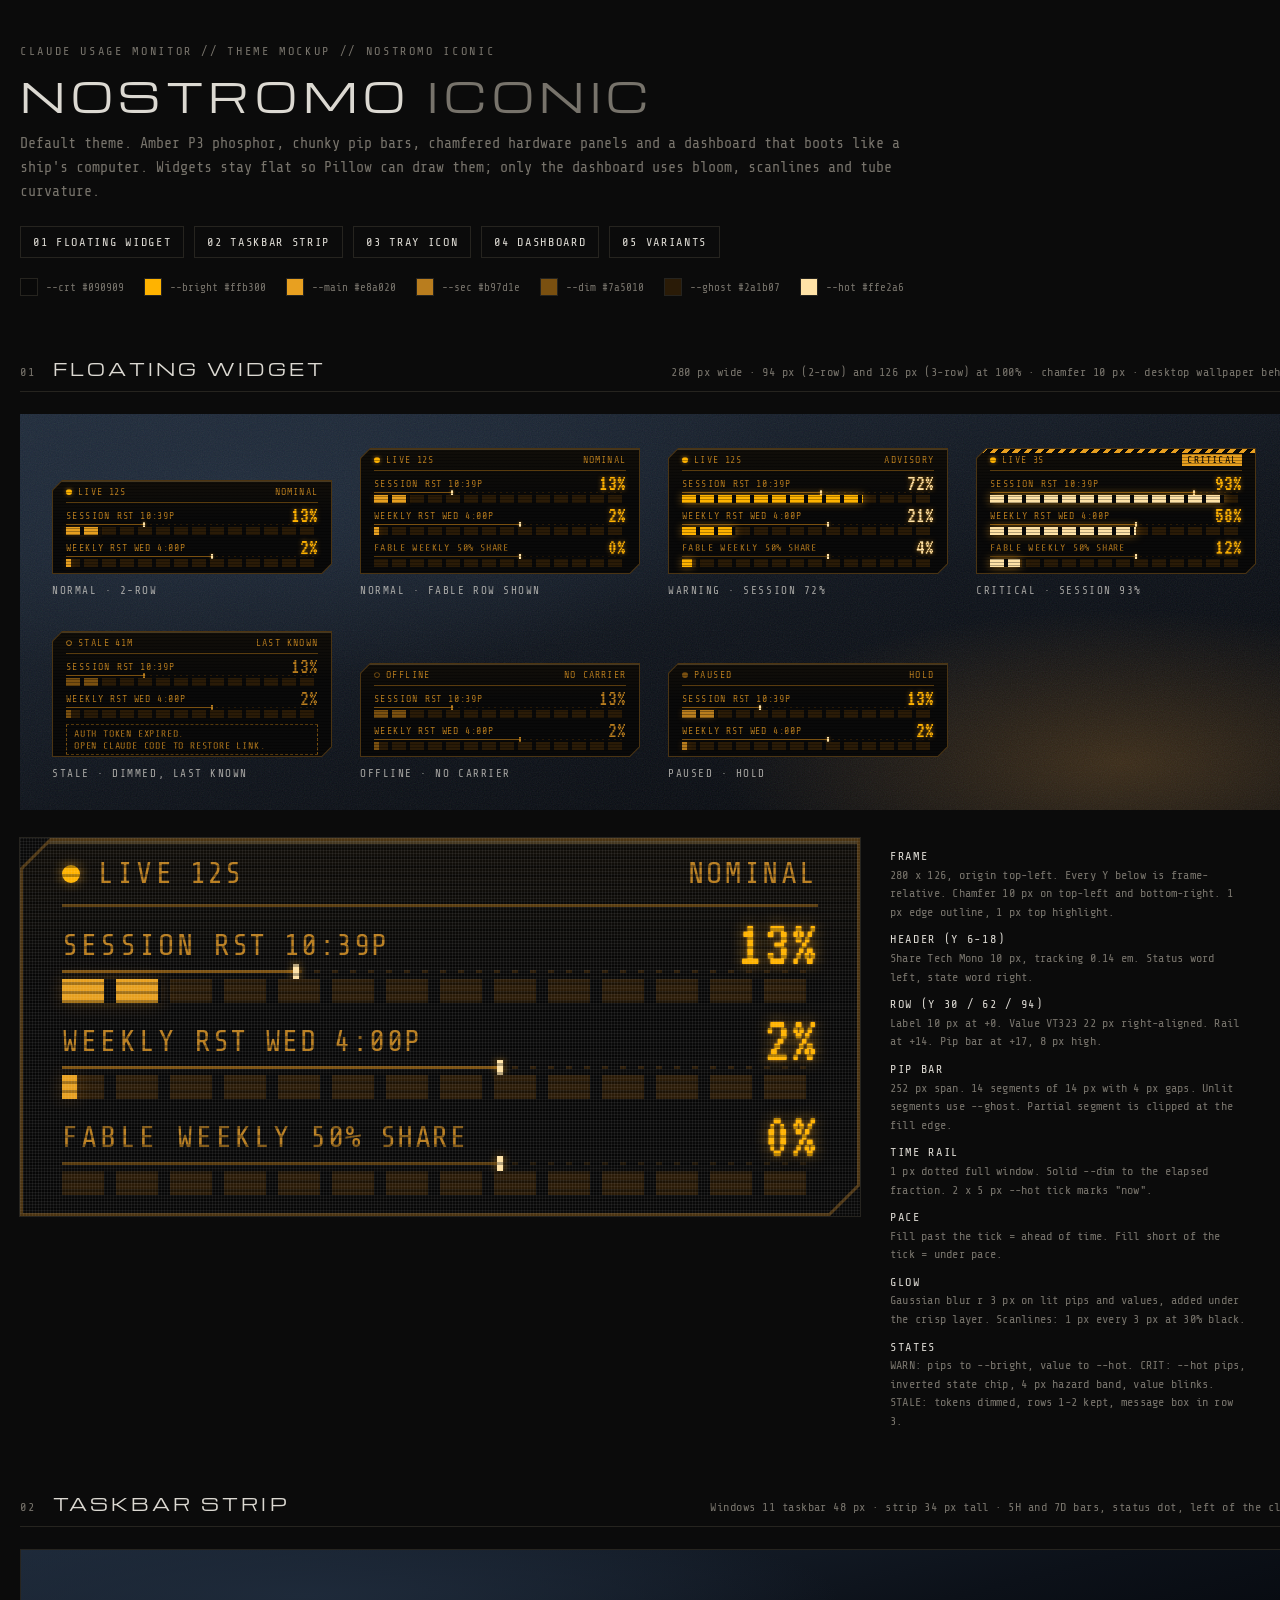
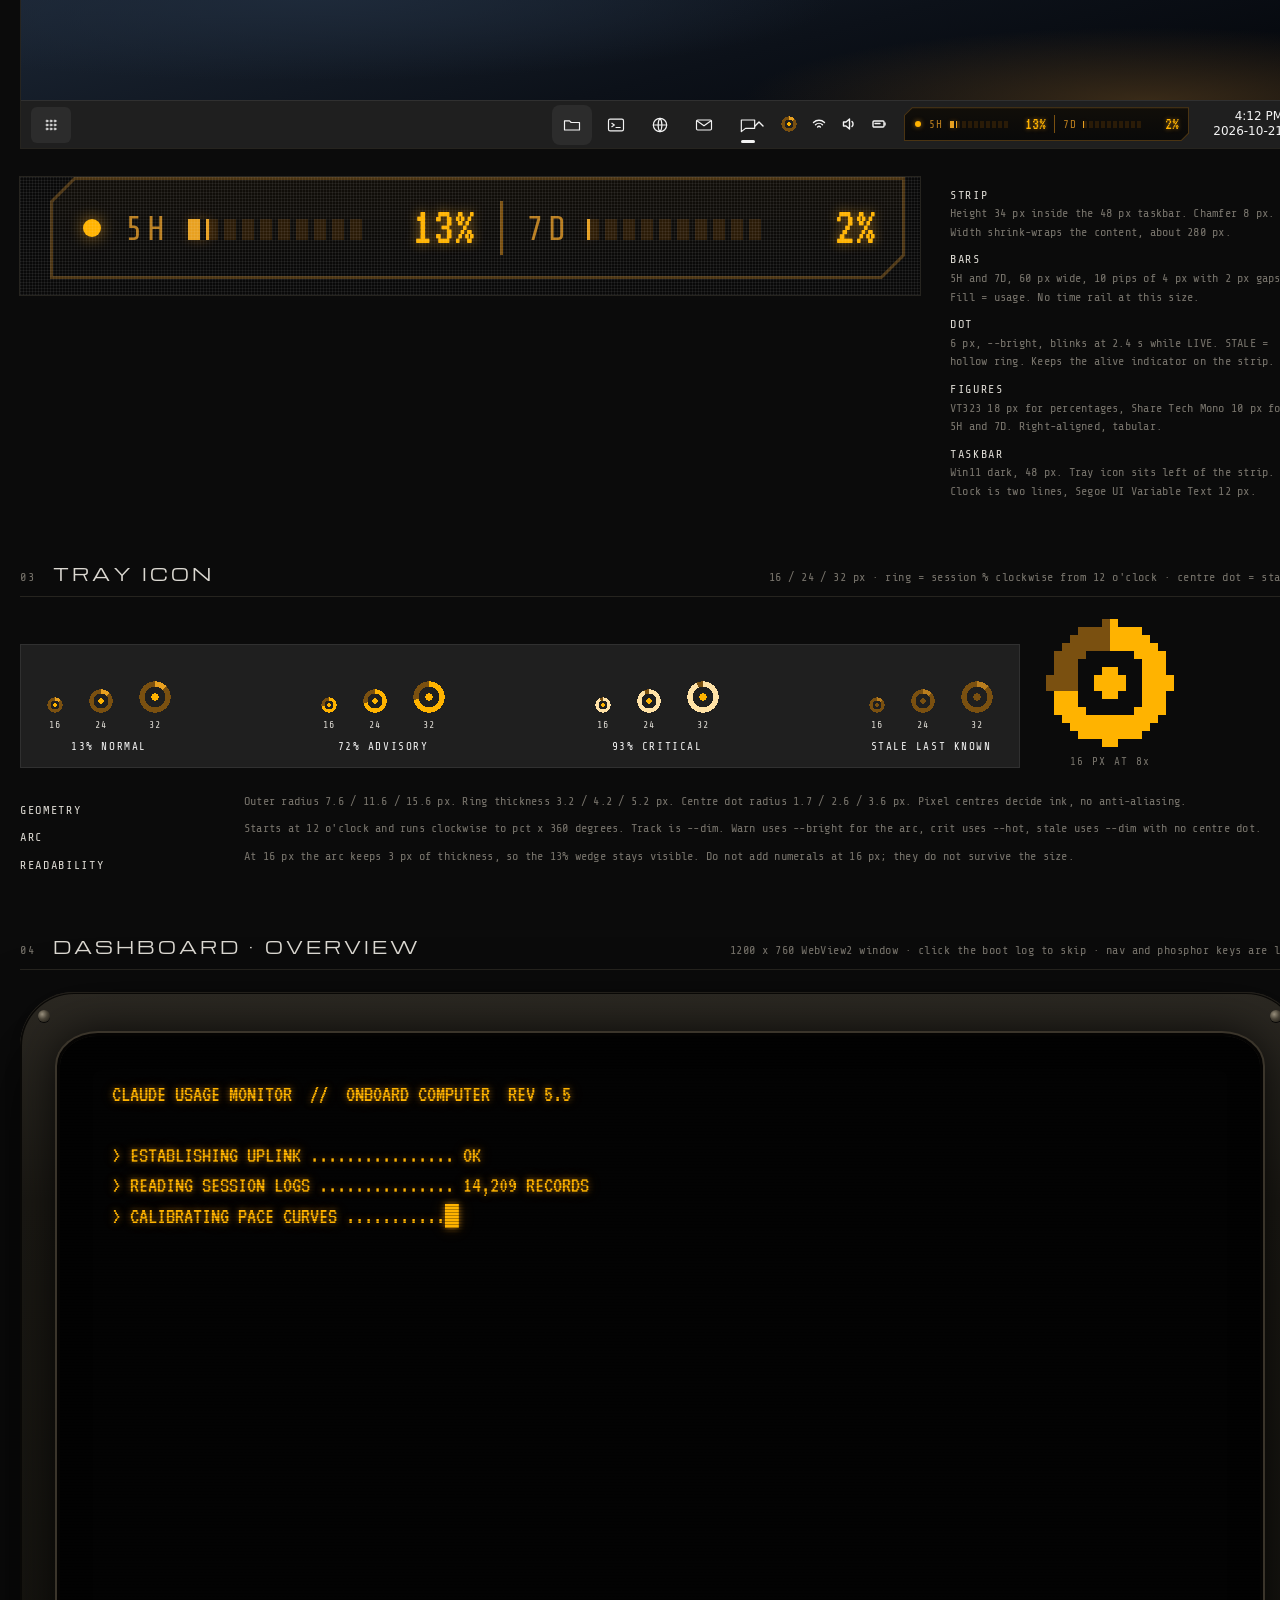
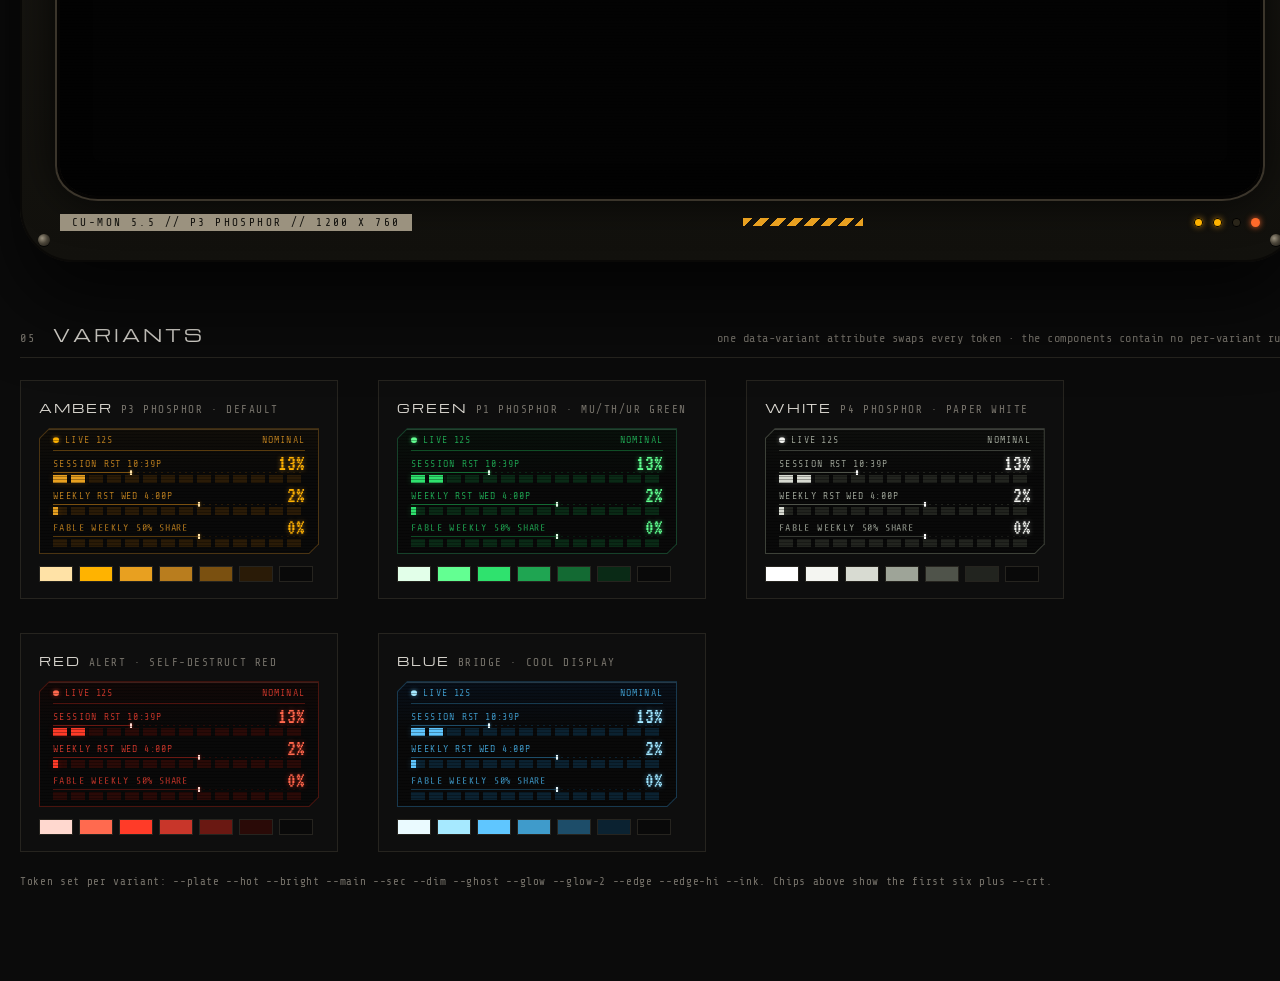
<file: design/mockups/nostromo/iconic.html>
<!doctype html>
<html lang="en" data-variant="amber">
<head>
<meta charset="utf-8">
<meta name="viewport" content="width=device-width, initial-scale=1">
<title>Nostromo Iconic - Usage Monitor Mockup</title>
<link rel="preconnect" href="https://fonts.googleapis.com">
<link rel="preconnect" href="https://fonts.gstatic.com" crossorigin>
<link href="https://fonts.googleapis.com/css2?family=Michroma&family=Share+Tech+Mono&family=VT323&display=swap" rel="stylesheet">
<style>
/* =====================================================================
   1. TOKENS
   Every theme colour is a custom property. Variants swap them with one
   data-variant attribute (see the [data-variant] blocks below).
   ===================================================================== */
:root{
  color-scheme:dark;
  /* ---- AMBER / P3 phosphor (default) ---- */
  --crt:#090909;               /* CRT black: base fill */
  --crt-deep:#030303;          /* deepest black: boot screen, tube edge */
  --plate:#110e09;             /* lifted plate, top of gradients */
  --hot:#ffe2a6;               /* white-hot core: peaks, ticks, critical pips */
  --bright:#ffb300;            /* key values, warning pips */
  --main:#e8a020;              /* primary phosphor: text, lit pips */
  --sec:#b97d1e;               /* secondary text, labels */
  --dim:#7a5010;               /* rails, dividers, tertiary text */
  --ghost:#2a1b07;             /* unlit pips, dotted scales */
  --glow:rgba(255,170,30,.60); /* bloom core */
  --glow-2:rgba(255,150,20,.22);/* bloom halo */
  --edge:#4b3412;              /* bevel + chamfer outline */
  --edge-hi:rgba(255,205,120,.22); /* top bevel highlight */
  --scan:rgba(0,0,0,.30);      /* scanline stripe */
  --shade:rgba(0,0,0,.6);     /* tube vignette */
  --ink:#0b0805;               /* text on inverted (lit) blocks */

  /* ---- mock chrome: host UI and hardware, never themed ---- */
  --m-page:#0b0b0b; --m-ink:#dcd9d2; --m-mute:#77736b; --m-line:#26241f; --m-grid:rgba(255,255,255,.06);
  --win-tb:#1f1f1f; --win-tb-line:#303030; --win-ink:#f3f3f3; --win-btn:#2c2c2c;
  --wall-1:#1e2a3a; --wall-2:#0c1119; --wall-3:#3a2b18; --wall-4:#04060a;
  --hw-1:#2b2822; --hw-2:#1a1813; --hw-3:#12110d; --rivet-a:#9b927f; --rivet-b:#4c463a; --rivet-c:#171510;
  --led-off:#2a2519; --led-warn:#ff6a2a;

  --f-head:"Michroma","Segoe UI",system-ui,sans-serif;
  --f-read:"VT323","Consolas",monospace;
  --f-mono:"Share Tech Mono","Consolas",monospace;
  --f-win:"Segoe UI Variable Text","Segoe UI",system-ui,sans-serif;

  /* chamfer geometry: outer shape and 1px-inset inner shape */
  --cut-w:polygon(10px 0,100% 0,100% calc(100% - 10px),calc(100% - 10px) 100%,0 100%,0 10px);
  --cut-w-in:polygon(9.4px 0,100% 0,100% calc(100% - 9.4px),calc(100% - 9.4px) 100%,0 100%,0 9.4px);
  --cut-c:polygon(14px 0,100% 0,100% calc(100% - 14px),calc(100% - 14px) 100%,0 100%,0 14px);
  --cut-c-in:polygon(13px 0,100% 0,100% calc(100% - 13px),calc(100% - 13px) 100%,0 100%,0 13px);
  --cut-s:polygon(8px 0,100% 0,100% calc(100% - 8px),calc(100% - 8px) 100%,0 100%,0 8px);
  --cut-s-in:polygon(7.4px 0,100% 0,100% calc(100% - 7.4px),calc(100% - 7.4px) 100%,0 100%,0 7.4px);
}

/* ---- P1 green: MU/TH/UR green ---- */
[data-variant="green"]{
  --plate:#08110b; --hot:#e2ffe9; --bright:#63ff92; --main:#2fe26e; --sec:#1fa552; --dim:#136a33;
  --ghost:#0a2a16; --glow:rgba(70,255,130,.60); --glow-2:rgba(60,255,120,.22);
  --edge:#16412a; --edge-hi:rgba(170,255,200,.22); --ink:#030a05;
}
/* ---- P4 white ---- */
[data-variant="white"]{
  --plate:#0e0f0d; --hot:#ffffff; --bright:#f4f5f1; --main:#d8dbd2; --sec:#9ea498; --dim:#4f534a;
  --ghost:#22241f; --glow:rgba(235,240,235,.46); --glow-2:rgba(230,235,230,.16);
  --edge:#3d4138; --edge-hi:rgba(255,255,255,.20); --ink:#0a0b09;
}
/* ---- alert red: self-destruct ---- */
[data-variant="red"]{
  --plate:#110807; --hot:#ffd8cf; --bright:#ff6a4f; --main:#ff3b28; --sec:#c8362a; --dim:#6a1812;
  --ghost:#2a0a07; --glow:rgba(255,60,40,.60); --glow-2:rgba(255,40,30,.22);
  --edge:#4a140e; --edge-hi:rgba(255,150,130,.20); --ink:#0b0302;
}
/* ---- cool bridge blue ---- */
[data-variant="blue"]{
  --plate:#08101a; --hot:#eafaff; --bright:#a6e9ff; --main:#5fc6ff; --sec:#3f9bcb; --dim:#1d4d69;
  --ghost:#0b2231; --glow:rgba(95,198,255,.58); --glow-2:rgba(80,190,255,.22);
  --edge:#18394f; --edge-hi:rgba(180,235,255,.20); --ink:#03080c;
}

/* =====================================================================
   2. MOCK PAGE CHROME (not part of the theme)
   ===================================================================== */
*{box-sizing:border-box;margin:0;padding:0}
html,body{background:var(--m-page);color:var(--m-ink);font-family:var(--f-mono)}
body{min-width:1320px;padding-bottom:90px}
em{font-style:normal}
a{color:inherit}
.page{width:1280px;margin:0 auto}
.kicker{font:12px var(--f-mono);letter-spacing:.22em;color:var(--m-mute);padding-top:44px}
.masthead h1{font:400 40px/1 var(--f-head);letter-spacing:.14em;margin-top:18px;color:var(--m-ink)}
.masthead h1 span{color:var(--m-mute)}
.lede{max-width:900px;margin-top:16px;font:15px/1.6 var(--f-mono);color:var(--m-mute)}
.index{display:flex;gap:10px;flex-wrap:wrap;margin-top:22px}
.index a{font:12px var(--f-mono);letter-spacing:.14em;text-decoration:none;border:1px solid var(--m-line);padding:8px 12px}
.index a:hover{border-color:var(--m-ink)}
.tokens{display:flex;gap:20px;flex-wrap:wrap;margin-top:20px;font:11px var(--f-mono);color:var(--m-mute)}
.tokens span{display:flex;align-items:center;gap:8px}
.tokens i{width:18px;height:18px;display:inline-block;border:1px solid var(--m-line)}
.sec{margin-top:64px}
.sec-h{display:flex;align-items:baseline;gap:16px;border-bottom:1px solid var(--m-line);padding-bottom:12px;margin-bottom:22px}
.sec-h .n{font:12px var(--f-mono);letter-spacing:.2em;color:var(--m-mute)}
.sec-h h2{font:400 17px/1 var(--f-head);letter-spacing:.18em;color:var(--m-ink)}
.sec-h p{margin-left:auto;font:12px var(--f-mono);letter-spacing:.04em;color:var(--m-mute);text-align:right}
.zrow{display:flex;gap:30px;align-items:flex-start;margin-top:28px}
.spec{width:360px;font:12px/1.55 var(--f-mono);color:var(--m-mute);letter-spacing:.02em}
.spec dt{color:var(--m-ink);letter-spacing:.14em;margin-top:9px}
.spec dd{margin:0}
.zframe{position:relative;flex:none;width:840px;height:378px;overflow:hidden;background:var(--crt);outline:1px solid var(--m-line)}
.zscale{position:absolute;left:0;top:0;transform:scale(3);transform-origin:0 0}
.zframe::after{content:"";position:absolute;inset:0;pointer-events:none;background-image:linear-gradient(to right,var(--m-grid) 1px,transparent 1px),linear-gradient(to bottom,var(--m-grid) 1px,transparent 1px);background-size:3px 3px}
.zframe-s{width:900px;height:118px}
.zscale-s{transform:scale(3)}

/* wallpaper stand-in (dark, photo-like) */
.wall{position:relative;padding:34px 32px 30px;overflow:hidden;
  background:
    radial-gradient(60% 70% at 18% 18%,var(--wall-1) 0%,transparent 70%),
    radial-gradient(45% 55% at 86% 88%,var(--wall-3) 0%,transparent 70%),
    linear-gradient(165deg,var(--wall-1) 0%,var(--wall-2) 55%,var(--wall-4) 100%)}
.wall::after{content:"";position:absolute;inset:0;pointer-events:none;opacity:.10;
  background-image:url("data:image/svg+xml,%3Csvg xmlns='http://www.w3.org/2000/svg' width='180' height='180'%3E%3Cfilter id='n'%3E%3CfeTurbulence type='fractalNoise' baseFrequency='.85' numOctaves='2' stitchTiles='stitch'/%3E%3C/filter%3E%3Crect width='100%25' height='100%25' filter='url(%23n)'/%3E%3C/svg%3E")}
.wall>*{position:relative;z-index:1}
.fw-grid{display:flex;flex-wrap:wrap;gap:34px 28px;align-items:flex-end}
.fw-grid figure{display:flex;flex-direction:column;gap:10px}
.fw-grid figcaption{font:11px var(--f-mono);letter-spacing:.14em;color:var(--m-ink);opacity:.72}

/* =====================================================================
   3. COMPONENTS: FLOATING WIDGET (flat: Pillow-safe, no blur except glow)
   Geometry: 280 wide. 2-row = 94 high, 3-row = 126 high.
   ===================================================================== */
@keyframes blink{0%,84%{opacity:1}85%,100%{opacity:.18}}

.fw{position:relative;width:280px;height:126px;flex:none;background:var(--edge);clip-path:var(--cut-w)}
.fw.two{height:94px}
.fw-in{position:absolute;inset:1px;overflow:hidden;clip-path:var(--cut-w-in);
  background:linear-gradient(180deg,var(--plate) 0%,var(--crt) 40%,var(--crt) 100%)}
.fw-in::before{content:"";position:absolute;inset:0;z-index:5;pointer-events:none;
  background:repeating-linear-gradient(180deg,transparent 0 2px,var(--scan) 2px 3px)}
.fw-in::after{content:"";position:absolute;left:0;right:0;top:0;height:1px;z-index:6;background:var(--edge-hi)}

.fw-head{position:absolute;z-index:3;left:13px;right:13px;top:5px;height:12px;display:flex;justify-content:space-between;align-items:center;
  font:10px/12px var(--f-mono);letter-spacing:.14em;text-transform:uppercase;color:var(--sec)}
.fw-head em{color:var(--sec);margin-left:5px;letter-spacing:.08em}
.fw-head span{display:flex;align-items:center}
.fw-head .state{letter-spacing:.12em}
.dot{display:inline-block;flex:none;width:6px;height:6px;margin-right:6px;border-radius:50%;background:var(--bright);box-shadow:0 0 4px var(--glow);animation:blink 2.4s steps(1) infinite}
.dot.hollow{background:none;border:1px solid var(--sec);box-shadow:none;animation:none}
.dot.off{background:none;border:1px solid var(--dim);box-shadow:none;animation:none}
.dot.pause{background:var(--dim);box-shadow:none;animation:none}

.fw-rule{position:absolute;z-index:3;left:13px;right:13px;top:21px;height:1px;background:var(--dim);opacity:.7}

.fw-row{position:absolute;z-index:3;left:13px;right:13px;height:25px}
.r1{top:29px}.r2{top:61px}.r3{top:93px}
.fw-lbl{position:absolute;left:0;top:0;white-space:nowrap;font:10px/12px var(--f-mono);letter-spacing:.14em;color:var(--sec)}
.fw-lbl em{color:var(--sec);margin-left:6px;letter-spacing:.08em}
.fw-val{position:absolute;right:0;top:-6px;font:22px/22px var(--f-read);color:var(--bright);text-shadow:0 0 5px var(--glow),0 0 1px var(--glow)}

/* time-elapsed rail: dotted full window, solid = elapsed, tick = "now" */
.fw-rail{position:absolute;left:0;right:0;top:14px;height:1px}
.fw-rail::before{content:"";position:absolute;left:0;right:0;top:0;height:1px;background:repeating-linear-gradient(90deg,var(--ghost) 0 2px,transparent 2px 6px)}
.fw-rail .track{position:absolute;left:0;top:0;height:1px;width:var(--t);background:var(--dim)}
.fw-rail .tick{position:absolute;top:-2px;left:calc(var(--t) - 1px);width:2px;height:5px;background:var(--hot);box-shadow:0 0 3px var(--glow)}

/* chunky pip bar: 14 segments, 14 on / 4 off, 252 px span */
.fw-bar{position:absolute;left:0;right:0;top:17px;height:8px;background:repeating-linear-gradient(90deg,var(--ghost) 0 14px,transparent 14px 18px)}
.fw-bar .fill{position:absolute;left:0;top:0;bottom:0;width:var(--p);background:repeating-linear-gradient(90deg,var(--main) 0 14px,transparent 14px 18px);box-shadow:0 0 6px var(--glow-2)}

.hazard{display:none;position:absolute;z-index:7;left:0;right:0;top:0;height:4px;background:repeating-linear-gradient(-45deg,var(--main) 0 4px,var(--crt) 4px 8px)}
.msg{display:none;position:absolute;z-index:4;left:13px;right:13px;top:92px;height:31px;padding:3px 7px;border:1px dashed var(--dim);
  font:10px/12px var(--f-mono);letter-spacing:.08em;color:var(--sec);white-space:nowrap}

/* states */
.fw.warn .fill{background:repeating-linear-gradient(90deg,var(--bright) 0 14px,transparent 14px 18px);box-shadow:0 0 8px var(--glow)}
.fw.warn .fw-val{color:var(--hot)}
.fw.crit .fill{background:repeating-linear-gradient(90deg,var(--hot) 0 14px,transparent 14px 18px);box-shadow:0 0 10px var(--glow)}
.fw.crit .fw-val{animation:blink 1.6s steps(1) infinite}
.fw.crit .state{background:var(--main);color:var(--ink);padding:0 5px;text-shadow:none}
.fw.crit .hazard{display:block}
.fw.stale{--bright:var(--sec);--hot:var(--sec);--main:var(--dim);--glow:transparent;--glow-2:transparent}
.fw.stale .r3{display:none}
.fw.stale .msg{display:block}
.fw.paused{--main:var(--sec)}

/* =====================================================================
   4. COMPONENTS: TASKBAR STRIP (262-ish x 34, sits left of the clock)
   ===================================================================== */
.tb-stage{position:relative;width:1280px;height:200px;overflow:hidden;border:1px solid var(--m-line)}
.tb-wall{position:absolute;left:0;right:0;top:0;height:152px;
  background:radial-gradient(60% 80% at 22% 30%,var(--wall-1) 0%,transparent 70%),
  radial-gradient(45% 70% at 88% 100%,var(--wall-3) 0%,transparent 70%),
  linear-gradient(165deg,var(--wall-1) 0%,var(--wall-2) 60%,var(--wall-4) 100%)}
.taskbar{position:absolute;left:0;right:0;bottom:0;height:48px;background:var(--win-tb);border-top:1px solid var(--win-tb-line);color:var(--win-ink)}
.tb-start{position:absolute;left:10px;top:6px;width:40px;height:36px;border-radius:6px;display:grid;place-items:center;background:var(--win-btn)}
.tb-apps{position:absolute;left:50%;top:4px;transform:translateX(-50%);display:flex;align-items:center;gap:4px}
.ap{position:relative;width:40px;height:40px;border-radius:8px;display:grid;place-items:center}
.ap svg,.tb-start svg,.tb-right svg{fill:none;stroke:var(--win-ink);stroke-width:1.4;stroke-linecap:round;stroke-linejoin:round}
.ap svg{width:20px;height:20px}
.ap.on::after{content:"";position:absolute;left:50%;bottom:2px;width:14px;height:3px;margin-left:-7px;border-radius:2px;background:var(--win-ink)}
.ap.sel{background:var(--win-btn)}
.tb-right{position:absolute;right:8px;top:0;bottom:0;display:flex;align-items:center}
.slot{width:30px;height:40px;display:grid;place-items:center}
.slot svg{width:16px;height:16px}
.clock{margin-left:10px;padding:0 8px;font:12px/15px var(--f-win);color:var(--win-ink);text-align:right;white-space:nowrap}

/* the strip */
.tbs{position:relative;flex:none;display:flex;align-items:center;height:34px;margin:0 6px 0 10px;padding:1px;background:var(--edge);clip-path:var(--cut-s)}
.tbs-in{flex:1;align-self:stretch;clip-path:var(--cut-s-in);display:flex;align-items:center;gap:6px;padding:0 9px 0 10px;
  background:linear-gradient(180deg,var(--plate) 0%,var(--crt) 100%)}
.tbs .st{flex:none;width:6px;height:6px;margin-right:2px;border-radius:50%;background:var(--bright);box-shadow:0 0 5px var(--glow);animation:blink 2.4s steps(1) infinite}
.tbs .k{flex:none;font:11px var(--f-mono);letter-spacing:.12em;color:var(--sec)}
.tbs .mb{position:relative;flex:none;width:60px;height:7px;background:repeating-linear-gradient(90deg,var(--ghost) 0 4px,transparent 4px 6px)}
.tbs .mb i{position:absolute;left:0;top:0;bottom:0;width:var(--p);background:repeating-linear-gradient(90deg,var(--main) 0 4px,transparent 4px 6px);box-shadow:0 0 4px var(--glow-2)}
.tbs .v{flex:none;min-width:30px;text-align:right;font:18px/14px var(--f-read);color:var(--bright);text-shadow:0 0 4px var(--glow)}
.tbs .sep{flex:none;width:1px;height:18px;margin:0 2px;background:var(--dim)}

/* =====================================================================
   5. COMPONENTS: TRAY ICON (drawn by script 1 px per pixel, no AA)
   ===================================================================== */
canvas.tray-ic{display:block;image-rendering:pixelated}
.flyout{display:flex;align-items:flex-end;justify-content:space-between;gap:12px;width:1000px;height:124px;padding:0 26px 14px;background:var(--win-tb);border:1px solid var(--win-tb-line);color:var(--win-sub)}
.tcell{display:flex;flex-direction:column;align-items:center;gap:10px}
.tic{display:flex;align-items:flex-end;gap:26px}
.tic figure{display:flex;flex-direction:column;align-items:center;gap:6px}
.tic figcaption{font:10px var(--f-mono);letter-spacing:.1em;color:var(--win-sub)}
.tlab{font:11px var(--f-mono);letter-spacing:.14em;color:var(--win-ink);white-space:nowrap}
.tlab em{color:var(--win-sub)}
.loupe{display:flex;flex-direction:column;align-items:center;gap:8px;font:11px var(--f-mono);letter-spacing:.12em;color:var(--m-mute)}
.loupe canvas{width:128px;height:128px}

/* =====================================================================
   6. DASHBOARD: CRT console, 1200 x 760 screen
   ===================================================================== */
.console{position:relative;width:1280px;margin:0 auto;padding:44px 40px 30px;border-radius:54px;
  background:linear-gradient(180deg,var(--hw-1) 0%,var(--hw-2) 24%,var(--hw-3) 100%);
  box-shadow:inset 0 1px 0 rgba(255,236,200,.10),inset 0 0 0 2px #0a0907,0 40px 80px rgba(0,0,0,.7)}
.rivet{position:absolute;width:12px;height:12px;border-radius:50%;background:radial-gradient(circle at 35% 35%,var(--rivet-a) 0,var(--rivet-b) 45%,var(--rivet-c) 100%);box-shadow:0 1px 0 rgba(0,0,0,.8)}
.rv1{left:18px;top:18px}.rv2{right:18px;top:18px}.rv3{left:18px;bottom:16px}.rv4{right:18px;bottom:16px}

.screen{position:relative;width:1200px;height:760px;margin:0 auto;overflow:hidden;border-radius:38px/30px;background:radial-gradient(120% 95% at 50% 42%,var(--plate) 0%,var(--crt) 58%,var(--crt-deep) 100%);
  box-shadow:0 0 0 3px #050403,0 0 0 5px #3b352b,0 0 46px rgba(0,0,0,.9)}
.content{position:absolute;inset:0;display:flex;flex-direction:column;animation:flicker 9s infinite}
@keyframes flicker{0%,100%{opacity:1}46%{opacity:1}47%{opacity:.93}48%{opacity:1}73%{opacity:.985}74%{opacity:1}}
.scan{position:absolute;inset:0;z-index:71;pointer-events:none;background:repeating-linear-gradient(180deg,transparent 0 2px,var(--scan) 2px 3px)}
.vig{position:absolute;inset:0;z-index:72;pointer-events:none;border-radius:inherit;
  background:radial-gradient(ellipse 96% 90% at 50% 48%,transparent 70%,var(--shade) 100%);box-shadow:inset 0 0 28px 0 var(--shade)}

.tbar{flex:none;height:36px;display:flex;align-items:center;justify-content:space-between;padding:0 12px 0 16px;border-bottom:1px solid var(--edge);font:12px var(--f-mono);letter-spacing:.14em;color:var(--sec)}
.tbar .brand{font:11px var(--f-head);letter-spacing:.2em;color:var(--main);text-shadow:0 0 6px var(--glow-2)}
.tbar .brand em{color:var(--sec);font:11px var(--f-mono);letter-spacing:.14em;margin-left:8px}
.tbar .r{display:flex;align-items:center;gap:18px}
.tbar .lk{display:flex;align-items:center;color:var(--bright)}
.tbar .lk .dot{margin-right:8px}
.wbtns{display:flex;gap:6px}
.wbtn{width:22px;height:18px;display:grid;place-items:center;font:13px/1 var(--f-mono);color:var(--sec);background:linear-gradient(180deg,var(--plate),var(--crt));box-shadow:inset 0 0 0 1px var(--edge),inset 1px 1px 0 var(--edge-hi)}

.app{flex:1;min-height:0;display:grid;grid-template-columns:204px 1fr}
.nav{display:flex;flex-direction:column;gap:4px;padding:16px 14px 14px;border-right:1px solid var(--edge)}
.label{font:11px var(--f-mono);letter-spacing:.2em;color:var(--sec);margin:0 0 10px 6px}
.nav>a{display:flex;align-items:center;gap:10px;padding:8px 10px;border-left:2px solid transparent;text-decoration:none;font:13px var(--f-mono);letter-spacing:.12em;color:var(--sec)}
.nav>a i{font-style:normal;width:20px;color:var(--sec)}
.nav>a:hover{color:var(--main)}
.nav>a.on{background:var(--main);color:var(--ink);border-left-color:var(--hot)}
.nav>a.on i{color:var(--ink)}
.health{margin-top:auto;padding:12px 10px 10px;border:1px solid var(--edge);background:linear-gradient(180deg,var(--plate),var(--crt))}
.log{margin-top:14px;font:11px/1.7 var(--f-mono);letter-spacing:.06em;color:var(--sec);white-space:nowrap}
.log .label{margin-bottom:4px}
.log .l0{color:var(--bright)}
.health .label{margin-bottom:6px}
.kv{display:flex;justify-content:space-between;align-items:baseline;gap:8px;padding:3px 0;border-bottom:1px dotted var(--ghost);font:12px var(--f-mono);letter-spacing:.1em;color:var(--sec)}
.kv b{font:400 20px/18px var(--f-read);letter-spacing:.02em;color:var(--bright);text-shadow:0 0 5px var(--glow-2)}
.kv b.ok{display:flex;align-items:center}
.sig{display:block;margin-top:8px;width:100%;height:20px}
.vlabel{margin-top:14px}
.vsw{display:grid;grid-template-columns:repeat(5,1fr);gap:4px}
.vsw button{font:11px var(--f-mono);letter-spacing:.08em;padding:6px 0;cursor:pointer;color:var(--sec);background:var(--crt);border:1px solid var(--edge)}
.vsw button.on{background:var(--main);color:var(--ink);border-color:var(--main)}

.main{min-width:0;display:flex;flex-direction:column;gap:12px;padding:16px 20px 14px;
  background-image:linear-gradient(var(--ghost) 1px,transparent 1px),linear-gradient(90deg,var(--ghost) 1px,transparent 1px);background-size:48px 48px;background-position:-1px -1px}
.head{display:flex;align-items:flex-end;justify-content:space-between;gap:24px}
.head h1{font:400 26px/1 var(--f-head);letter-spacing:.18em;color:var(--main);text-shadow:0 0 12px var(--glow-2),0 0 2px var(--glow)}
.head h1 .cur{color:var(--hot);text-shadow:0 0 8px var(--glow);animation:blink 1s steps(1) infinite}
.head .sub{max-width:520px;text-align:right;font:12px/1.5 var(--f-mono);letter-spacing:.08em;color:var(--sec)}

.grid{flex:1;min-height:0;display:grid;grid-template-columns:repeat(3,minmax(0,1fr));grid-template-rows:184px 252px 184px;gap:12px}
.card{position:relative;min-width:0;background:var(--edge);padding:1px;clip-path:var(--cut-c)}
.card.wide{grid-column:span 2}
.card .in{position:relative;height:100%;overflow:hidden;display:flex;flex-direction:column;gap:7px;padding:12px 14px 10px;clip-path:var(--cut-c-in);background:linear-gradient(180deg,var(--plate) 0%,var(--crt) 100%)}
.card .in::before{content:"";position:absolute;inset:0;pointer-events:none;background:radial-gradient(90% 60% at 100% 0%,var(--glow-2),transparent 70%);opacity:.55}
.card .in>*{position:relative}
.tag{align-self:flex-start;background:var(--main);color:var(--ink);font:12px/16px var(--f-mono);letter-spacing:.14em;padding:0 8px;text-transform:uppercase}
.tag.ghost{background:none;color:var(--main);box-shadow:inset 0 0 0 1px var(--dim)}
.tagrow{display:flex;align-items:center;justify-content:space-between;gap:12px}
.fine{font:10px/1.2 var(--f-mono);letter-spacing:.1em;color:var(--sec);text-transform:uppercase;white-space:nowrap}
.kvs .kv{padding:2px 0}
.lbl{font:11px var(--f-mono);letter-spacing:.14em;color:var(--sec);text-transform:uppercase}
.foot{margin-top:auto;font:10.5px/1.4 var(--f-mono);letter-spacing:.1em;color:var(--sec);text-transform:uppercase}
.big{font:66px/0.82 var(--f-read);color:var(--bright);letter-spacing:.01em;text-shadow:0 0 2px var(--glow),0 0 14px var(--glow-2)}
.big small{font:24px/1 var(--f-read);letter-spacing:.06em;margin-left:4px;color:var(--sec);text-shadow:none}
.big.xl{font-size:68px;line-height:.8}
.big.m{font-size:40px;line-height:.8}
.row-top{display:flex;align-items:flex-end;justify-content:space-between;gap:10px;margin-top:2px}
.meta{display:flex;flex-direction:column;align-items:flex-end;gap:4px;font:11px var(--f-mono);letter-spacing:.12em;color:var(--sec);text-align:right}
.meta b{font-weight:400;color:var(--main)}
.chip{display:inline-flex;align-items:center;gap:8px;border:1px solid var(--main);padding:0 7px;font:11px/17px var(--f-mono);letter-spacing:.14em;color:var(--main);text-transform:uppercase;text-shadow:0 0 4px var(--glow-2)}
.chip.solid{background:var(--main);color:var(--ink);text-shadow:none}
.chip.hot{border-color:var(--hot);color:var(--hot)}

/* pace: usage as pips, elapsed time as a rail */
.pace{display:flex;flex-direction:column;gap:4px;margin-top:2px}
.pl{display:flex;justify-content:space-between;font:11px var(--f-mono);letter-spacing:.12em;color:var(--sec)}
.pl b{font-weight:400;color:var(--main)}
.pips{position:relative;height:12px;background:repeating-linear-gradient(90deg,var(--ghost) 0 10px,transparent 10px 14px)}
.pips i{position:absolute;left:0;top:0;bottom:0;width:var(--p);background:repeating-linear-gradient(90deg,var(--main) 0 10px,transparent 10px 14px);box-shadow:0 0 8px var(--glow-2)}
.rail{position:relative;height:8px}
.rail::before{content:"";position:absolute;left:0;right:0;top:3px;height:2px;background:repeating-linear-gradient(90deg,var(--ghost) 0 2px,transparent 2px 5px)}
.rail i{position:absolute;left:0;top:3px;height:2px;width:var(--p);background:var(--dim)}
.rail i::after{content:"";position:absolute;right:-1px;top:-3px;width:2px;height:8px;background:var(--hot);box-shadow:0 0 6px var(--glow)}

.cost-top{display:flex;justify-content:space-between;gap:20px;align-items:flex-start}
.cost-top .row2{display:flex;align-items:center;gap:12px;margin-top:8px}
.plan{font:11px var(--f-mono);letter-spacing:.12em;color:var(--sec)}
.kvs{width:250px;display:flex;flex-direction:column;gap:2px}
.chart{flex:none;height:74px;display:flex;align-items:flex-end;gap:5px;padding-top:0;border-bottom:1px solid var(--edge)}
.col{flex:1;height:100%;display:flex;flex-direction:column-reverse;justify-content:flex-start;gap:2px}
.col i{display:block;height:4px;background:var(--ghost)}
.col i.on{background:var(--main);box-shadow:0 0 4px var(--glow-2)}
.col.today i.on{background:var(--hot);box-shadow:0 0 6px var(--glow)}
.axis{display:flex;justify-content:space-between;font:10px var(--f-mono);letter-spacing:.12em;color:var(--sec)}

.kpi{display:flex;flex-direction:column;gap:4px;padding-bottom:4px;border-bottom:1px dotted var(--ghost)}
.kpi:last-child{border-bottom:0}
.kpi .sub{font:11px var(--f-mono);letter-spacing:.06em;color:var(--dim)}

.stack{display:flex;height:22px;gap:2px}
.stack i{display:block;width:var(--w);height:100%;background:var(--main)}
.stack i.s1{background:var(--bright);box-shadow:0 0 8px var(--glow)}
.stack i.s2{background:var(--main)}
.stack i.s3{background:var(--sec)}
.stack i.s4{background:var(--hot);min-width:3px}
.legend{display:flex;flex-direction:column;gap:3px;font:12px var(--f-mono);letter-spacing:.1em;color:var(--sec)}
.legend div{display:flex;align-items:center;gap:8px;padding:3px 0;border-bottom:1px dotted var(--ghost)}
.legend b{margin-left:auto;font:400 19px/16px var(--f-read);color:var(--bright)}
.legend i{display:inline-block;width:10px;height:10px}
.legend i.s1{background:var(--bright)}.legend i.s2{background:var(--main)}.legend i.s3{background:var(--sec)}.legend i.s4{background:var(--hot)}
.wk{display:flex;flex-direction:column;gap:4px}
.spark{display:block;width:100%;height:76px;overflow:visible}
.burn-top{display:flex;align-items:flex-end;justify-content:space-between}
.burn-sub{font:11px var(--f-mono);letter-spacing:.12em;color:var(--sec)}

/* boot: typed log, then the tube collapses to reveal the screen */
.boot{position:absolute;inset:0;z-index:70;padding:44px 52px;background:var(--crt-deep);cursor:pointer;
  font:23px/1.32 var(--f-read);color:var(--bright);text-shadow:0 0 6px var(--glow),0 0 16px var(--glow-2);
  transform-origin:50% 50%;transition:transform .6s cubic-bezier(.6,0,.9,.4),opacity .5s .25s}
.boot pre{font:inherit;white-space:pre}
.boot.done{transform:scaleY(.004);opacity:0;pointer-events:none}

.cfoot{position:relative;margin-top:16px;height:20px;display:flex;align-items:center;justify-content:space-between;font:11px var(--f-mono);letter-spacing:.22em;color:var(--rivet-a)}
.cfoot .plate{padding:2px 12px;background:var(--rivet-a);color:var(--hw-3)}
.leds{display:flex;gap:10px;align-items:center}
.led{display:inline-block;width:9px;height:9px;border-radius:50%;background:var(--led-off);box-shadow:inset 0 0 0 1px #000}
.led.on{background:var(--bright);box-shadow:0 0 6px var(--glow),inset 0 0 0 1px #000;animation:blink 3s steps(1) infinite}
.led.warn{background:var(--led-warn);box-shadow:0 0 6px var(--led-warn)}
.hz{width:120px;height:8px;background:repeating-linear-gradient(-45deg,var(--main) 0 6px,var(--hw-3) 6px 12px)}

/* =====================================================================
   7. VARIANTS STRIP
   ===================================================================== */
.vgrid{display:grid;grid-template-columns:repeat(3,auto);gap:34px 40px;justify-content:start}
.vcell{display:flex;flex-direction:column;gap:12px;padding:18px 18px 16px;background:#0e0e0e;border:1px solid var(--m-line)}
.vlab{font:11px var(--f-mono);letter-spacing:.14em;color:var(--m-mute)}
.vlab b{font:400 12px var(--f-head);letter-spacing:.16em;color:var(--m-ink);margin-right:8px}
.chips{display:flex;gap:6px}
.chips i{display:block;width:34px;height:16px;border:1px solid var(--m-line)}
.vkey{font:11px/1.5 var(--f-mono);letter-spacing:.06em;color:var(--m-mute)}
</style>
</head>
<body>
<div class="page">

  <header class="masthead">
    <div class="kicker">CLAUDE USAGE MONITOR // THEME MOCKUP // NOSTROMO ICONIC</div>
    <h1>NOSTROMO <span>ICONIC</span></h1>
    <p class="lede">Default theme. Amber P3 phosphor, chunky pip bars, chamfered hardware panels and a dashboard that boots like a ship's computer. Widgets stay flat so Pillow can draw them; only the dashboard uses bloom, scanlines and tube curvature.</p>
    <nav class="index">
      <a href="#s1">01 FLOATING WIDGET</a>
      <a href="#s2">02 TASKBAR STRIP</a>
      <a href="#s3">03 TRAY ICON</a>
      <a href="#s4">04 DASHBOARD</a>
      <a href="#s5">05 VARIANTS</a>
    </nav>
    <div class="tokens">
      <span><i style="background:var(--crt)"></i>--crt #090909</span>
      <span><i style="background:var(--bright)"></i>--bright #ffb300</span>
      <span><i style="background:var(--main)"></i>--main #e8a020</span>
      <span><i style="background:var(--sec)"></i>--sec #b97d1e</span>
      <span><i style="background:var(--dim)"></i>--dim #7a5010</span>
      <span><i style="background:var(--ghost)"></i>--ghost #2a1b07</span>
      <span><i style="background:var(--hot)"></i>--hot #ffe2a6</span>
    </div>
  </header>

  <!-- ============ 01 FLOATING WIDGET ============ -->
  <section class="sec" id="s1">
    <div class="sec-h"><span class="n">01</span><h2>FLOATING WIDGET</h2><p>280 px wide &middot; 94 px (2-row) and 126 px (3-row) at 100% &middot; chamfer 10 px &middot; desktop wallpaper behind</p></div>
    <div class="wall">
      <div class="fw-grid">
        <figure><div data-fw="normal2"></div><figcaption>NORMAL &middot; 2-ROW</figcaption></figure>
        <figure><div data-fw="normal3"></div><figcaption>NORMAL &middot; FABLE ROW SHOWN</figcaption></figure>
        <figure><div data-fw="warn3"></div><figcaption>WARNING &middot; SESSION 72%</figcaption></figure>
        <figure><div data-fw="crit3"></div><figcaption>CRITICAL &middot; SESSION 93%</figcaption></figure>
        <figure><div data-fw="stale3"></div><figcaption>STALE &middot; DIMMED, LAST KNOWN</figcaption></figure>
        <figure><div data-fw="offline2"></div><figcaption>OFFLINE &middot; NO CARRIER</figcaption></figure>
        <figure><div data-fw="paused2"></div><figcaption>PAUSED &middot; HOLD</figcaption></figure>
      </div>
    </div>

    <div class="zrow">
      <div class="zframe"><div class="zscale"><div data-fw="normal3"></div></div></div>
      <dl class="spec">
        <dt>FRAME</dt><dd>280 x 126, origin top-left. Every Y below is frame-relative. Chamfer 10 px on top-left and bottom-right. 1 px edge outline, 1 px top highlight.</dd>
        <dt>HEADER (Y 6-18)</dt><dd>Share Tech Mono 10 px, tracking 0.14 em. Status word left, state word right.</dd>
        <dt>ROW (Y 30 / 62 / 94)</dt><dd>Label 10 px at +0. Value VT323 22 px right-aligned. Rail at +14. Pip bar at +17, 8 px high.</dd>
        <dt>PIP BAR</dt><dd>252 px span. 14 segments of 14 px with 4 px gaps. Unlit segments use --ghost. Partial segment is clipped at the fill edge.</dd>
        <dt>TIME RAIL</dt><dd>1 px dotted full window. Solid --dim to the elapsed fraction. 2 x 5 px --hot tick marks "now".</dd>
        <dt>PACE</dt><dd>Fill past the tick = ahead of time. Fill short of the tick = under pace.</dd>
        <dt>GLOW</dt><dd>Gaussian blur r 3 px on lit pips and values, added under the crisp layer. Scanlines: 1 px every 3 px at 30% black.</dd>
        <dt>STATES</dt><dd>WARN: pips to --bright, value to --hot. CRIT: --hot pips, inverted state chip, 4 px hazard band, value blinks. STALE: tokens dimmed, rows 1-2 kept, message box in row 3.</dd>
      </dl>
    </div>
  </section>

  <!-- ============ 02 TASKBAR STRIP ============ -->
  <section class="sec" id="s2">
    <div class="sec-h"><span class="n">02</span><h2>TASKBAR STRIP</h2><p>Windows 11 taskbar 48 px &middot; strip 34 px tall &middot; 5H and 7D bars, status dot, left of the clock</p></div>
    <div class="tb-stage">
      <div class="tb-wall"></div>
      <div class="taskbar">
        <div class="tb-start">
          <svg viewBox="0 0 24 24" width="16" height="16"><circle cx="6" cy="6" r="1.4"/><circle cx="12" cy="6" r="1.4"/><circle cx="18" cy="6" r="1.4"/><circle cx="6" cy="12" r="1.4"/><circle cx="12" cy="12" r="1.4"/><circle cx="18" cy="12" r="1.4"/><circle cx="6" cy="18" r="1.4"/><circle cx="12" cy="18" r="1.4"/><circle cx="18" cy="18" r="1.4"/></svg>
        </div>
        <div class="tb-apps">
          <span class="ap sel"><svg viewBox="0 0 24 24"><path d="M3 7h6l2 2h10v9H3z"/></svg></span>
          <span class="ap"><svg viewBox="0 0 24 24"><rect x="3" y="5" width="18" height="14" rx="2"/><path d="M7 10l3 2-3 2M12 15h5"/></svg></span>
          <span class="ap"><svg viewBox="0 0 24 24"><circle cx="12" cy="12" r="8"/><path d="M4 12h16M12 4c3 3 3 13 0 16M12 4c-3 3-3 13 0 16"/></svg></span>
          <span class="ap"><svg viewBox="0 0 24 24"><rect x="3" y="6" width="18" height="12" rx="1.5"/><path d="M3.5 7l8.5 6 8.5-6"/></svg></span>
          <span class="ap on"><svg viewBox="0 0 24 24"><path d="M4 6h16v10H9l-5 4z"/></svg></span>
        </div>
        <div class="tb-right" id="tb-right">
          <span class="slot"><svg viewBox="0 0 16 16"><path d="M4 10l4-4 4 4"/></svg></span>
          <span class="slot"><canvas class="tray-ic" data-size="16" data-pct="13" data-state="live" width="16" height="16"></canvas></span>
          <span class="slot"><svg viewBox="0 0 16 16"><path d="M2.5 6.5a8 8 0 0 1 11 0M4.5 8.8a5 5 0 0 1 7 0M6.6 11a2 2 0 0 1 2.8 0"/></svg></span>
          <span class="slot"><svg viewBox="0 0 16 16"><path d="M2.5 6h2.5l3.5-3v10l-3.5-3H2.5zM11 5.5a3.5 3.5 0 0 1 0 5"/></svg></span>
          <span class="slot"><svg viewBox="0 0 16 16"><rect x="2" y="5" width="11" height="6" rx="1"/><path d="M14 7v2"/><path d="M4 7.5h5"/></svg></span>
          <div class="tbs" id="tbs-tb">
            <div class="tbs-in">
              <i class="st"></i>
              <span class="k">5H</span>
              <span class="mb" style="--p:13%"><i></i></span>
              <span class="v">13%</span>
              <i class="sep"></i>
              <span class="k">7D</span>
              <span class="mb" style="--p:2%"><i></i></span>
              <span class="v">2%</span>
            </div>
          </div>
          <div class="clock"><div>4:12 PM</div><div>2026-10-21</div></div>
        </div>
      </div>
    </div>

    <div class="zrow">
      <div class="zframe zframe-s"><div class="zscale zscale-s"><div class="tbs">
        <div class="tbs-in">
          <i class="st"></i>
          <span class="k">5H</span>
          <span class="mb" style="--p:13%"><i></i></span>
          <span class="v">13%</span>
          <i class="sep"></i>
          <span class="k">7D</span>
          <span class="mb" style="--p:2%"><i></i></span>
          <span class="v">2%</span>
        </div>
      </div></div></div>
      <dl class="spec">
        <dt>STRIP</dt><dd>Height 34 px inside the 48 px taskbar. Chamfer 8 px. Width shrink-wraps the content, about 280 px.</dd>
        <dt>BARS</dt><dd>5H and 7D, 60 px wide, 10 pips of 4 px with 2 px gaps. Fill = usage. No time rail at this size.</dd>
        <dt>DOT</dt><dd>6 px, --bright, blinks at 2.4 s while LIVE. STALE = hollow ring. Keeps the alive indicator on the strip.</dd>
        <dt>FIGURES</dt><dd>VT323 18 px for percentages, Share Tech Mono 10 px for 5H and 7D. Right-aligned, tabular.</dd>
        <dt>TASKBAR</dt><dd>Win11 dark, 48 px. Tray icon sits left of the strip. Clock is two lines, Segoe UI Variable Text 12 px.</dd>
      </dl>
    </div>
  </section>

  <!-- ============ 03 TRAY ICON ============ -->
  <section class="sec" id="s3">
    <div class="sec-h"><span class="n">03</span><h2>TRAY ICON</h2><p>16 / 24 / 32 px &middot; ring = session % clockwise from 12 o'clock &middot; centre dot = status</p></div>
    <div class="zrow" style="margin-top:0;align-items:flex-end;gap:26px">
      <div class="flyout" id="tray-matrix">
        <div class="tcell">
          <div class="tic">
            <figure><canvas class="tray-ic" data-size="16" data-pct="13" data-state="live" width="16" height="16"></canvas><figcaption>16</figcaption></figure>
            <figure><canvas class="tray-ic" data-size="24" data-pct="13" data-state="live" width="24" height="24"></canvas><figcaption>24</figcaption></figure>
            <figure><canvas class="tray-ic" data-size="32" data-pct="13" data-state="live" width="32" height="32"></canvas><figcaption>32</figcaption></figure>
          </div>
          <div class="tlab">13% <em>NORMAL</em></div>
        </div>
        <div class="tcell">
          <div class="tic">
            <figure><canvas class="tray-ic" data-size="16" data-pct="72" data-state="warn" width="16" height="16"></canvas><figcaption>16</figcaption></figure>
            <figure><canvas class="tray-ic" data-size="24" data-pct="72" data-state="warn" width="24" height="24"></canvas><figcaption>24</figcaption></figure>
            <figure><canvas class="tray-ic" data-size="32" data-pct="72" data-state="warn" width="32" height="32"></canvas><figcaption>32</figcaption></figure>
          </div>
          <div class="tlab">72% <em>ADVISORY</em></div>
        </div>
        <div class="tcell">
          <div class="tic">
            <figure><canvas class="tray-ic" data-size="16" data-pct="93" data-state="crit" width="16" height="16"></canvas><figcaption>16</figcaption></figure>
            <figure><canvas class="tray-ic" data-size="24" data-pct="93" data-state="crit" width="24" height="24"></canvas><figcaption>24</figcaption></figure>
            <figure><canvas class="tray-ic" data-size="32" data-pct="93" data-state="crit" width="32" height="32"></canvas><figcaption>32</figcaption></figure>
          </div>
          <div class="tlab">93% <em>CRITICAL</em></div>
        </div>
        <div class="tcell">
          <div class="tic">
            <figure><canvas class="tray-ic" data-size="16" data-pct="13" data-state="stale" width="16" height="16"></canvas><figcaption>16</figcaption></figure>
            <figure><canvas class="tray-ic" data-size="24" data-pct="13" data-state="stale" width="24" height="24"></canvas><figcaption>24</figcaption></figure>
            <figure><canvas class="tray-ic" data-size="32" data-pct="13" data-state="stale" width="32" height="32"></canvas><figcaption>32</figcaption></figure>
          </div>
          <div class="tlab">STALE <em>LAST KNOWN</em></div>
        </div>
      </div>
      <div class="loupe">
        <canvas class="tray-ic" data-size="16" data-pct="72" data-state="warn" width="16" height="16"></canvas>
        <span>16 PX AT 8x</span>
      </div>
    </div>
    <dl class="spec" style="margin-top:24px;width:auto;display:grid;grid-template-columns:200px 1fr;column-gap:24px">
      <dt>GEOMETRY</dt><dd>Outer radius 7.6 / 11.6 / 15.6 px. Ring thickness 3.2 / 4.2 / 5.2 px. Centre dot radius 1.7 / 2.6 / 3.6 px. Pixel centres decide ink, no anti-aliasing.</dd>
      <dt>ARC</dt><dd>Starts at 12 o'clock and runs clockwise to pct x 360 degrees. Track is --dim. Warn uses --bright for the arc, crit uses --hot, stale uses --dim with no centre dot.</dd>
      <dt>READABILITY</dt><dd>At 16 px the arc keeps 3 px of thickness, so the 13% wedge stays visible. Do not add numerals at 16 px; they do not survive the size.</dd>
    </dl>
  </section>

  <!-- ============ 04 DASHBOARD ============ -->
  <section class="sec" id="s4">
    <div class="sec-h"><span class="n">04</span><h2>DASHBOARD &middot; OVERVIEW</h2><p>1200 x 760 WebView2 window &middot; click the boot log to skip &middot; nav and phosphor keys are live</p></div>
    <div class="console">
      <i class="rivet rv1"></i><i class="rivet rv2"></i><i class="rivet rv3"></i><i class="rivet rv4"></i>
      <div class="screen" id="screen" data-variant="amber">
        <div class="content">
          <header class="tbar">
            <div class="brand"><svg width="12" height="12" viewBox="0 0 12 12" style="vertical-align:-1px;margin-right:8px"><circle cx="6" cy="6" r="4.6" fill="none" style="stroke:var(--dim)" stroke-width="2"/><path d="M6 1.4A4.6 4.6 0 0 1 10.6 6" fill="none" style="stroke:var(--bright)" stroke-width="2"/></svg>CLAUDE USAGE MONITOR<em>// ONBOARD COMPUTER</em></div>
            <div class="r">
              <span class="lk"><i class="dot"></i>UPLINK LIVE</span>
              <span>DATA AGE 12 S</span>
              <span class="wbtns"><b class="wbtn">_</b><b class="wbtn">&#9633;</b><b class="wbtn">&times;</b></span>
            </div>
          </header>

          <div class="app">
            <nav class="nav">
              <div class="label">MODULES</div>
              <a href="#" class="on"><i>01</i>OVERVIEW</a>
              <a href="#"><i>02</i>LIMITS</a>
              <a href="#"><i>03</i>COST &amp; VALUE</a>
              <a href="#"><i>04</i>EFFICIENCY</a>
              <a href="#"><i>05</i>HISTORY</a>
              <a href="#"><i>06</i>SETTINGS</a>
              <a href="#"><i>07</i>ABOUT</a>

              <div class="log">
                <div class="label">SHIFT LOG</div>
                <div class="l0">16:12 PACE NOMINAL.</div>
                <div>16:05 TELEMETRY SYNC OK</div>
                <div>15:58 WEEKLY SAMPLE TAKEN</div>
                <div>15:41 CACHE HIT 96.4%. HOLD.</div>
              </div>

              <div class="health">
                <div class="label">DATA HEALTH</div>
                <div class="kv"><span>LINK</span><b class="ok"><i class="dot"></i>LIVE</b></div>
                <div class="kv"><span>UPDATED</span><b>12 S AGO</b></div>
                <div class="kv"><span>SOURCES</span><b>3 / 3 OK</b></div>
                <div class="kv"><span>PARSE ERRORS</span><b>0</b></div>
                <svg class="sig" viewBox="0 0 150 20" preserveAspectRatio="none" aria-label="signal">
                  <rect x="0" y="12" width="22" height="8" style="fill:var(--main)"/>
                  <rect x="30" y="9" width="22" height="11" style="fill:var(--main)"/>
                  <rect x="60" y="6" width="22" height="14" style="fill:var(--main)"/>
                  <rect x="90" y="3" width="22" height="17" style="fill:var(--main)"/>
                  <rect x="120" y="0" width="22" height="20" style="fill:var(--ghost)"/>
                </svg>
              </div>

              <div class="label vlabel">PHOSPHOR</div>
              <div class="vsw">
                <button data-set="amber" class="on">AMB</button>
                <button data-set="green">GRN</button>
                <button data-set="white">WHT</button>
                <button data-set="red">RED</button>
                <button data-set="blue">BLU</button>
              </div>
            </nav>

            <main class="main">
              <div class="head">
                <h1>OVERVIEW<span class="cur">&#9608;</span></h1>
                <p class="sub">SESSION TELEMETRY, PACE AND COST. MONEY FIGURES ARE API-EQUIVALENT AT LIST PRICES, NOT AN INVOICE.</p>
              </div>

              <div class="grid">
                <!-- limits -->
                <section class="card">
                  <div class="in">
                    <span class="tag">SESSION WINDOW</span>
                    <div class="row-top">
                      <div class="big">13<small>%</small></div>
                      <div class="meta"><span>5-HOUR WINDOW</span><span>RESETS <b>10:39 PM</b></span><span class="chip">UNDER PACE</span></div>
                    </div>
                    <div class="pace">
                      <div class="pl"><span>USAGE</span><b>13%</b></div>
                      <div class="pips" style="--p:13%"><i></i></div>
                      <div class="pl"><span>TIME ELAPSED</span><b>31%</b></div>
                      <div class="rail" style="--p:31%"><i></i></div>
                    </div>
                    <div class="foot">Pace 0.42x &middot; 18 pts of headroom</div>
                  </div>
                </section>

                <section class="card">
                  <div class="in">
                    <span class="tag">WEEKLY ALLOWANCE</span>
                    <div class="row-top">
                      <div class="big">2<small>%</small></div>
                      <div class="meta"><span>7-DAY WINDOW</span><span>RESETS <b>WED 4:00 PM</b></span><span class="chip">WELL UNDER</span></div>
                    </div>
                    <div class="pace">
                      <div class="pl"><span>USAGE</span><b>2%</b></div>
                      <div class="pips" style="--p:2%"><i></i></div>
                      <div class="pl"><span>TIME ELAPSED</span><b>58%</b></div>
                      <div class="rail" style="--p:58%"><i></i></div>
                    </div>
                    <div class="foot">Pace 0.03x &middot; 56 pts of headroom</div>
                  </div>
                </section>

                <section class="card">
                  <div class="in">
                    <span class="tag">FABLE WEEKLY</span>
                    <div class="row-top">
                      <div class="big">0<small>%</small></div>
                      <div class="meta"><span>OF 50% SHARE</span><span>RESETS <b>WED 4:00 PM</b></span><span class="chip">NO DRAW</span></div>
                    </div>
                    <div class="pace">
                      <div class="pl"><span>USAGE OF SHARE</span><b>0%</b></div>
                      <div class="pips" style="--p:0%"><i></i></div>
                      <div class="pl"><span>TIME ELAPSED</span><b>58%</b></div>
                      <div class="rail" style="--p:58%"><i></i></div>
                    </div>
                    <div class="foot">Share not yet drawn on this window</div>
                  </div>
                </section>

                <!-- cost, span 2 -->
                <section class="card wide">
                  <div class="in">
                    <div class="tagrow"><span class="tag">COST &amp; VALUE &middot; OCTOBER</span><span class="fine">* API-equivalent at list prices. Not an invoice.</span></div>
                    <div class="cost-top">
                      <div>
                        <div class="lbl">API-equivalent cost, this month*</div>
                        <div class="big xl">$1,659</div>
                        <div class="row2"><span class="chip solid">16.6&times; YOUR PLAN</span><span class="plan">PLAN MAX 5X &middot; $100 / MO</span></div>
                      </div>
                      <div class="kvs">
                        <div class="kv"><span>TODAY</span><b>$84.20</b></div>
                        <div class="kv"><span>DAILY AVERAGE</span><b>$79.00</b></div>
                        <div class="kv"><span>DAYS COUNTED</span><b>21</b></div>
                        <div class="kv"><span>BURN RATE</span><b>$6.10 / H</b></div>
                      </div>
                    </div>
                    <div class="chart" id="chart"></div>
                    <div class="axis"><span>SEP 22</span><span>OCT 01</span><span>OCT 21 &middot; TODAY</span></div>
                    <!-- footnote now sits in the tag row -->

                  </div>
                </section>

                <section class="card">
                  <div class="in">
                    <span class="tag">CACHE &amp; THINKING</span>
                    <div class="kpi"><div class="lbl">Cache hit rate</div><div class="big m">96.4<small>%</small></div><div class="pips" style="--p:96.4%"><i></i></div></div>
                    <div class="kpi"><div class="lbl">Caching saved &middot; oct</div><div class="big m">$14.1K</div></div>
                    <div class="kpi"><div class="lbl">Thinking share of output</div><div class="big m">38<small>%</small></div><div class="pips" style="--p:38%"><i></i></div></div>
                  </div>
                </section>

                <!-- row 3 -->
                <section class="card">
                  <div class="in">
                    <span class="tag ghost">MODEL MIX &middot; OCT</span>
                    <div class="stack">
                      <i class="s1" style="--w:86%"></i><i class="s2" style="--w:7%"></i><i class="s3" style="--w:6%"></i><i class="s4" style="--w:1%"></i>
                    </div>
                    <div class="legend">
                      <div><i class="s1"></i>OPUS 5.5<b>86%</b></div>
                      <div><i class="s2"></i>SONNET 5.5<b>7%</b></div>
                      <div><i class="s3"></i>HAIKU 4.5<b>6%</b></div>
                      <div><i class="s4"></i>HAIKU 5.5<b>1%</b></div>
                    </div>
                  </div>
                </section>

                <section class="card">
                  <div class="in">
                    <span class="tag ghost">WHERE THE WEEK WENT</span>
                    <div class="wk"><div class="kv"><span>CLAUDE CODE</span><b>100%</b></div><div class="pips" style="--p:100%"><i></i></div></div>
                    <div class="wk"><div class="kv"><span>CHATS</span><b>0%</b></div><div class="pips" style="--p:0%"><i></i></div></div>
                    <div class="wk"><div class="kv"><span>COWORK</span><b>0%</b></div><div class="pips" style="--p:0%"><i></i></div></div>
                  </div>
                </section>

                <section class="card">
                  <div class="in">
                    <span class="tag ghost">BURN RATE</span>
                    <div class="burn-top"><div class="big m">1,240<small>TOK/MIN</small></div><span class="chip">NORMAL</span></div>
                    <div class="burn-sub">$6.10 / HOUR &middot; LAST 24 SAMPLES</div>
                    <svg id="spark" class="spark" viewBox="0 0 284 76" aria-label="burn rate"></svg>
                  </div>
                </section>
              </div>
            </main>
          </div>
        </div>

        <div class="boot" id="boot"><pre id="boot-text"></pre></div>
        <div class="scan"></div>
        <div class="vig"></div>
      </div>
      <div class="cfoot">
        <span class="plate">CU-MON 5.5 // P3 PHOSPHOR // 1200 X 760</span>
        <span class="hz"></span>
        <span class="leds"><i class="led on"></i><i class="led on"></i><i class="led"></i><i class="led warn"></i></span>
      </div>
    </div>
  </section>

  <!-- ============ 05 VARIANTS ============ -->
  <section class="sec" id="s5">
    <div class="sec-h"><span class="n">05</span><h2>VARIANTS</h2><p>one data-variant attribute swaps every token &middot; the components contain no per-variant rules</p></div>
    <div class="vgrid">
      <div class="vcell" data-variant="amber">
        <div class="vlab"><b>AMBER</b>P3 PHOSPHOR &middot; DEFAULT</div>
        <div data-fw="normal3"></div>
        <div class="chips"><i style="background:var(--hot)"></i><i style="background:var(--bright)"></i><i style="background:var(--main)"></i><i style="background:var(--sec)"></i><i style="background:var(--dim)"></i><i style="background:var(--ghost)"></i><i style="background:var(--crt)"></i></div>
      </div>
      <div class="vcell" data-variant="green">
        <div class="vlab"><b>GREEN</b>P1 PHOSPHOR &middot; MU/TH/UR GREEN</div>
        <div data-fw="normal3"></div>
        <div class="chips"><i style="background:var(--hot)"></i><i style="background:var(--bright)"></i><i style="background:var(--main)"></i><i style="background:var(--sec)"></i><i style="background:var(--dim)"></i><i style="background:var(--ghost)"></i><i style="background:var(--crt)"></i></div>
      </div>
      <div class="vcell" data-variant="white">
        <div class="vlab"><b>WHITE</b>P4 PHOSPHOR &middot; PAPER WHITE</div>
        <div data-fw="normal3"></div>
        <div class="chips"><i style="background:var(--hot)"></i><i style="background:var(--bright)"></i><i style="background:var(--main)"></i><i style="background:var(--sec)"></i><i style="background:var(--dim)"></i><i style="background:var(--ghost)"></i><i style="background:var(--crt)"></i></div>
      </div>
      <div class="vcell" data-variant="red">
        <div class="vlab"><b>RED</b>ALERT &middot; SELF-DESTRUCT RED</div>
        <div data-fw="normal3"></div>
        <div class="chips"><i style="background:var(--hot)"></i><i style="background:var(--bright)"></i><i style="background:var(--main)"></i><i style="background:var(--sec)"></i><i style="background:var(--dim)"></i><i style="background:var(--ghost)"></i><i style="background:var(--crt)"></i></div>
      </div>
      <div class="vcell" data-variant="blue">
        <div class="vlab"><b>BLUE</b>BRIDGE &middot; COOL DISPLAY</div>
        <div data-fw="normal3"></div>
        <div class="chips"><i style="background:var(--hot)"></i><i style="background:var(--bright)"></i><i style="background:var(--main)"></i><i style="background:var(--sec)"></i><i style="background:var(--dim)"></i><i style="background:var(--ghost)"></i><i style="background:var(--crt)"></i></div>
      </div>
    </div>
    <p class="vkey" style="margin-top:22px">Token set per variant: --plate --hot --bright --main --sec --dim --ghost --glow --glow-2 --edge --edge-hi --ink. Chips above show the first six plus --crt.</p>
  </section>

</div>

<script>
(function(){
  'use strict';
  var $  = function(s, r){ return (r || document).querySelector(s); };
  var $$ = function(s, r){ return Array.prototype.slice.call((r || document).querySelectorAll(s)); };
  var R  = function(l, s, p, t){ return { l: l, s: s, p: p, t: t }; };

  /* ---------- floating widget specs and builder ---------- */
  var SPEC = {
    normal2: { two: true, live: 'LIVE', age: '12S', state: 'NOMINAL',
      rows: [R('SESSION', 'RST 10:39P', 13, 31), R('WEEKLY', 'RST WED 4:00P', 2, 58)] },
    normal3: { live: 'LIVE', age: '12S', state: 'NOMINAL',
      rows: [R('SESSION', 'RST 10:39P', 13, 31), R('WEEKLY', 'RST WED 4:00P', 2, 58), R('FABLE WEEKLY', '50% SHARE', 0, 58)] },
    warn3: { cls: 'warn', live: 'LIVE', age: '12S', state: 'ADVISORY',
      rows: [R('SESSION', 'RST 10:39P', 72, 55), R('WEEKLY', 'RST WED 4:00P', 21, 58), R('FABLE WEEKLY', '50% SHARE', 4, 58)] },
    crit3: { cls: 'crit', live: 'LIVE', age: '3S', state: 'CRITICAL',
      rows: [R('SESSION', 'RST 10:39P', 93, 81), R('WEEKLY', 'RST WED 4:00P', 58, 58), R('FABLE WEEKLY', '50% SHARE', 12, 58)] },
    stale3: { cls: 'stale', dot: 'hollow', live: 'STALE', age: '41M', state: 'LAST KNOWN',
      msg: 'AUTH TOKEN EXPIRED.<br>OPEN CLAUDE CODE TO RESTORE LINK.',
      rows: [R('SESSION', 'RST 10:39P', 13, 31), R('WEEKLY', 'RST WED 4:00P', 2, 58), R('FABLE WEEKLY', '50% SHARE', 0, 58)] },
    offline2: { two: true, cls: 'stale', dot: 'off', live: 'OFFLINE', age: '', state: 'NO CARRIER',
      rows: [R('SESSION', 'RST 10:39P', 13, 31), R('WEEKLY', 'RST WED 4:00P', 2, 58)] },
    paused2: { two: true, cls: 'paused', dot: 'pause', live: 'PAUSED', age: '', state: 'HOLD',
      rows: [R('SESSION', 'RST 10:39P', 13, 31), R('WEEKLY', 'RST WED 4:00P', 2, 58)] }
  };

  function fwHTML(c){
    var rows = c.rows.map(function(r, i){
      return '<div class="fw-row r' + (i + 1) + '" style="--t:' + r.t + '%;--p:' + r.p + '%">' +
        '<div class="fw-lbl">' + r.l + '<em>' + r.s + '</em></div>' +
        '<div class="fw-val">' + r.p + '%</div>' +
        '<div class="fw-rail"><i class="track"></i><i class="tick"></i></div>' +
        '<div class="fw-bar"><i class="fill"></i></div>' +
        '</div>';
    }).join('');
    var cls = ['fw', c.two ? 'two' : '', c.cls || ''].join(' ').replace(/\s+/g, ' ').trim();
    return '<div class="' + cls + '"><div class="fw-in">' +
      '<div class="fw-head"><span><i class="dot ' + (c.dot || '') + '"></i>' + c.live + (c.age ? '<em>' + c.age + '</em>' : '') + '</span>' +
      '<span class="state">' + c.state + '</span></div>' +
      '<div class="fw-rule"></div>' + rows +
      (c.msg ? '<div class="msg">' + c.msg + '</div>' : '') +
      '<div class="hazard"></div>' +
      '</div></div>';
  }
  $$('[data-fw]').forEach(function(el){ el.innerHTML = fwHTML(SPEC[el.getAttribute('data-fw')]); });

  /* ---------- tray icon: per-pixel ring + arc, no anti-aliasing ---------- */
  function trayIcon(cv){
    var size  = +cv.getAttribute('data-size');
    var pct   = (+cv.getAttribute('data-pct')) / 100;
    var state = cv.getAttribute('data-state') || 'live';
    var cs    = getComputedStyle(cv);
    var tok   = function(n){ return cs.getPropertyValue(n).trim(); };
    var track = tok('--dim');
    var lit   = { live: tok('--main'), warn: tok('--bright'), crit: tok('--hot'), stale: tok('--sec') }[state];
    var dot   = state === 'stale' ? tok('--dim') : tok('--bright');
    var Ro = size === 16 ? 7.6  : size === 24 ? 11.6 : 15.6;   // outer radius
    var T  = size === 16 ? 3.2  : size === 24 ? 4.2  : 5.2;    // ring thickness
    var D  = size === 16 ? 1.7  : size === 24 ? 2.6  : 3.6;    // centre dot radius
    cv.width = size; cv.height = size;
    var ctx = cv.getContext('2d');
    ctx.clearRect(0, 0, size, size);
    var c = size / 2;
    for (var y = 0; y < size; y++){
      for (var x = 0; x < size; x++){
        var dx = x + 0.5 - c, dy = y + 0.5 - c, r = Math.sqrt(dx * dx + dy * dy);
        var col = null;
        if (r <= D) col = dot;
        else if (r <= Ro && r >= Ro - T){
          var a = Math.atan2(dx, -dy);
          if (a < 0) a += Math.PI * 2;
          col = (pct > 0 && a <= pct * Math.PI * 2) ? lit : track;
        }
        if (col){ ctx.fillStyle = col; ctx.fillRect(x, y, 1, 1); }
      }
    }
  }

  /* ---------- 30-day cost columns (one segment = $10) ---------- */
  var DAYS = [55.0,61.3,47.8,90.2,72.6,38.9,66.4,58.7,81.1,
              61.6,71.8,88.1,95.6,94.3,58.9,41.2,77.5,83.0,96.7,92.4,74.8,66.1,81.9,92.3,96.6,88.0,79.5,70.2,64.3,84.2];
  function buildChart(){
    var el = $('#chart'); if (!el) return;
    el.innerHTML = DAYS.map(function(v, i){
      var lit = Math.round(v / 120 * 12), segs = '';
      for (var k = 0; k < 12; k++) segs += '<i class="' + (k < lit ? 'on' : '') + '"></i>';
      return '<div class="col' + (i === DAYS.length - 1 ? ' today' : '') + '" title="$' + v.toFixed(2) + '">' + segs + '</div>';
    }).join('');
  }

  /* ---------- burn-rate wireframe ---------- */
  function buildSpark(){
    var svg = $('#spark'); if (!svg) return;
    var V = [0.42,0.47,0.44,0.51,0.58,0.55,0.49,0.62,0.66,0.61,0.57,0.64,0.70,0.68,0.60,0.52,0.55,0.59,0.63,0.58,0.50,0.53,0.56,0.52];
    var W = 284, H = 76, x0 = 4, x1 = W - 4, base = H - 4;
    var pts = V.map(function(v, i){ return [x0 + i * (x1 - x0) / (V.length - 1), base - v * (H - 16)]; });
    var g = '';
    [14, 33, 52, base].forEach(function(yy){
      g += '<line x1="0" x2="' + W + '" y1="' + yy + '" y2="' + yy + '" style="stroke:var(--ghost)" stroke-width="1" stroke-dasharray="1 3"/>';
    });
    pts.forEach(function(p){
      g += '<line x1="' + p[0] + '" x2="' + p[0] + '" y1="' + p[1] + '" y2="' + base + '" style="stroke:var(--ghost)" stroke-width="1"/>';
    });
    g += '<polyline points="' + pts.map(function(p){ return p[0].toFixed(1) + ',' + p[1].toFixed(1); }).join(' ') +
         '" fill="none" style="stroke:var(--bright)" stroke-width="1.4"/>';
    g += pts.map(function(p){ return '<circle cx="' + p[0].toFixed(1) + '" cy="' + p[1].toFixed(1) + '" r="1.9" style="fill:var(--hot)"/>'; }).join('');
    svg.innerHTML = g;
  }

  /* ---------- boot log: typed, then the tube collapses ---------- */
  var boot = $('#boot'), bootTxt = $('#boot-text');
  var BOOT = [
    'CLAUDE USAGE MONITOR  //  ONBOARD COMPUTER  REV 5.5',
    '',
    '> ESTABLISHING UPLINK ................ OK',
    '> READING SESSION LOGS ............... 14,209 RECORDS',
    '> CALIBRATING PACE CURVES ............ OK',
    '> MONEY FIGURES: API-EQUIVALENT AT LIST PRICES',
    '',
    '> ALL SYSTEMS NOMINAL. HAVE A PRODUCTIVE SHIFT.'
  ].join('\n');
  var reduce = !!(window.matchMedia && window.matchMedia('(prefers-reduced-motion: reduce)').matches);
  var n = 0;
  function endBoot(){ if (boot) boot.classList.add('done'); }
  function typeStep(){
    n = Math.min(BOOT.length, n + 2);
    bootTxt.textContent = BOOT.slice(0, n) + '█';
    if (n < BOOT.length) setTimeout(typeStep, 14);
    else setTimeout(endBoot, 900);
  }
  if (boot){
    boot.addEventListener('click', endBoot);
    if (reduce){ bootTxt.textContent = BOOT; endBoot(); }
    else typeStep();
  }

  /* ---------- nav and phosphor switch (dashboard only) ---------- */
  $$('.nav > a').forEach(function(a){
    a.addEventListener('click', function(e){
      e.preventDefault();
      $$('.nav > a').forEach(function(x){ x.classList.toggle('on', x === a); });
    });
  });
  var screen = $('#screen');
  $$('[data-set]').forEach(function(b){
    b.addEventListener('click', function(){
      screen.setAttribute('data-variant', b.getAttribute('data-set'));
      $$('[data-set]').forEach(function(x){ x.classList.toggle('on', x === b); });
    });
  });

  buildChart();
  buildSpark();
  $$('canvas.tray-ic').forEach(trayIcon);
})();
</script>
</body>
</html>
</file>
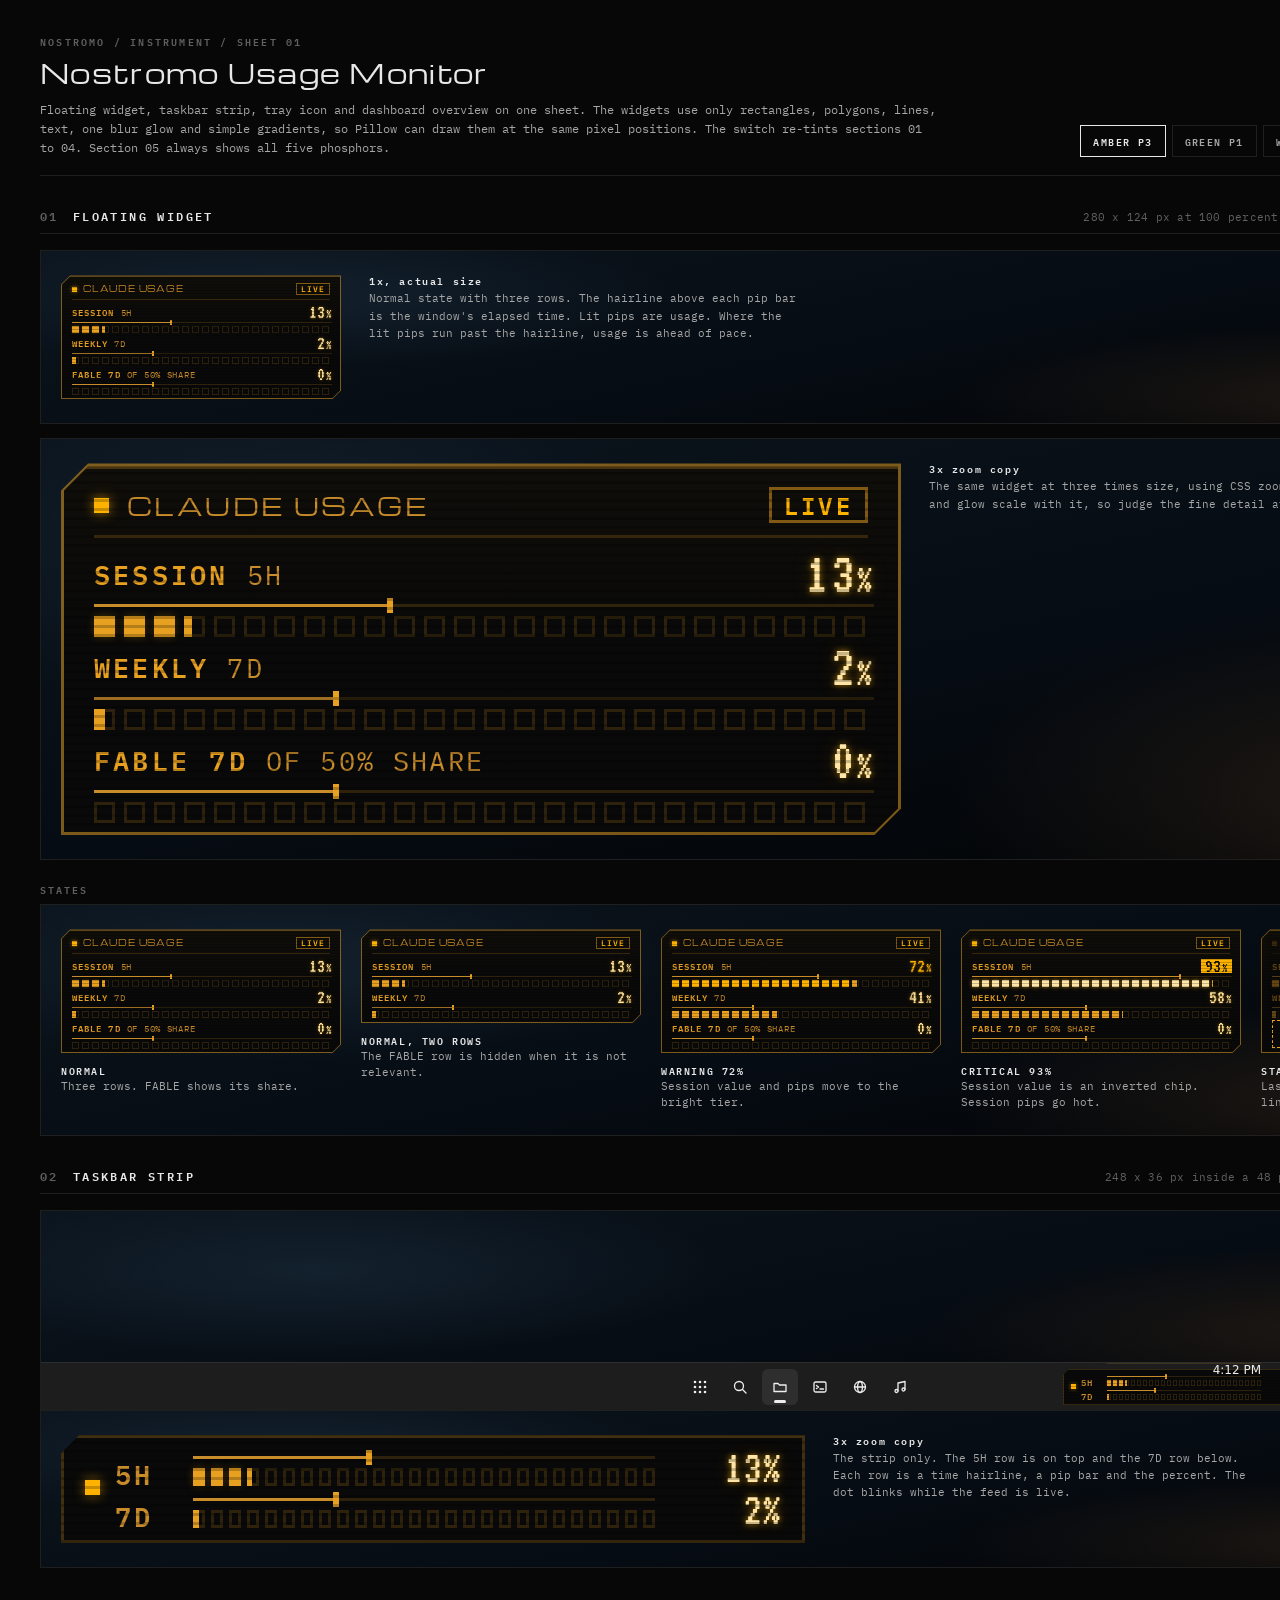
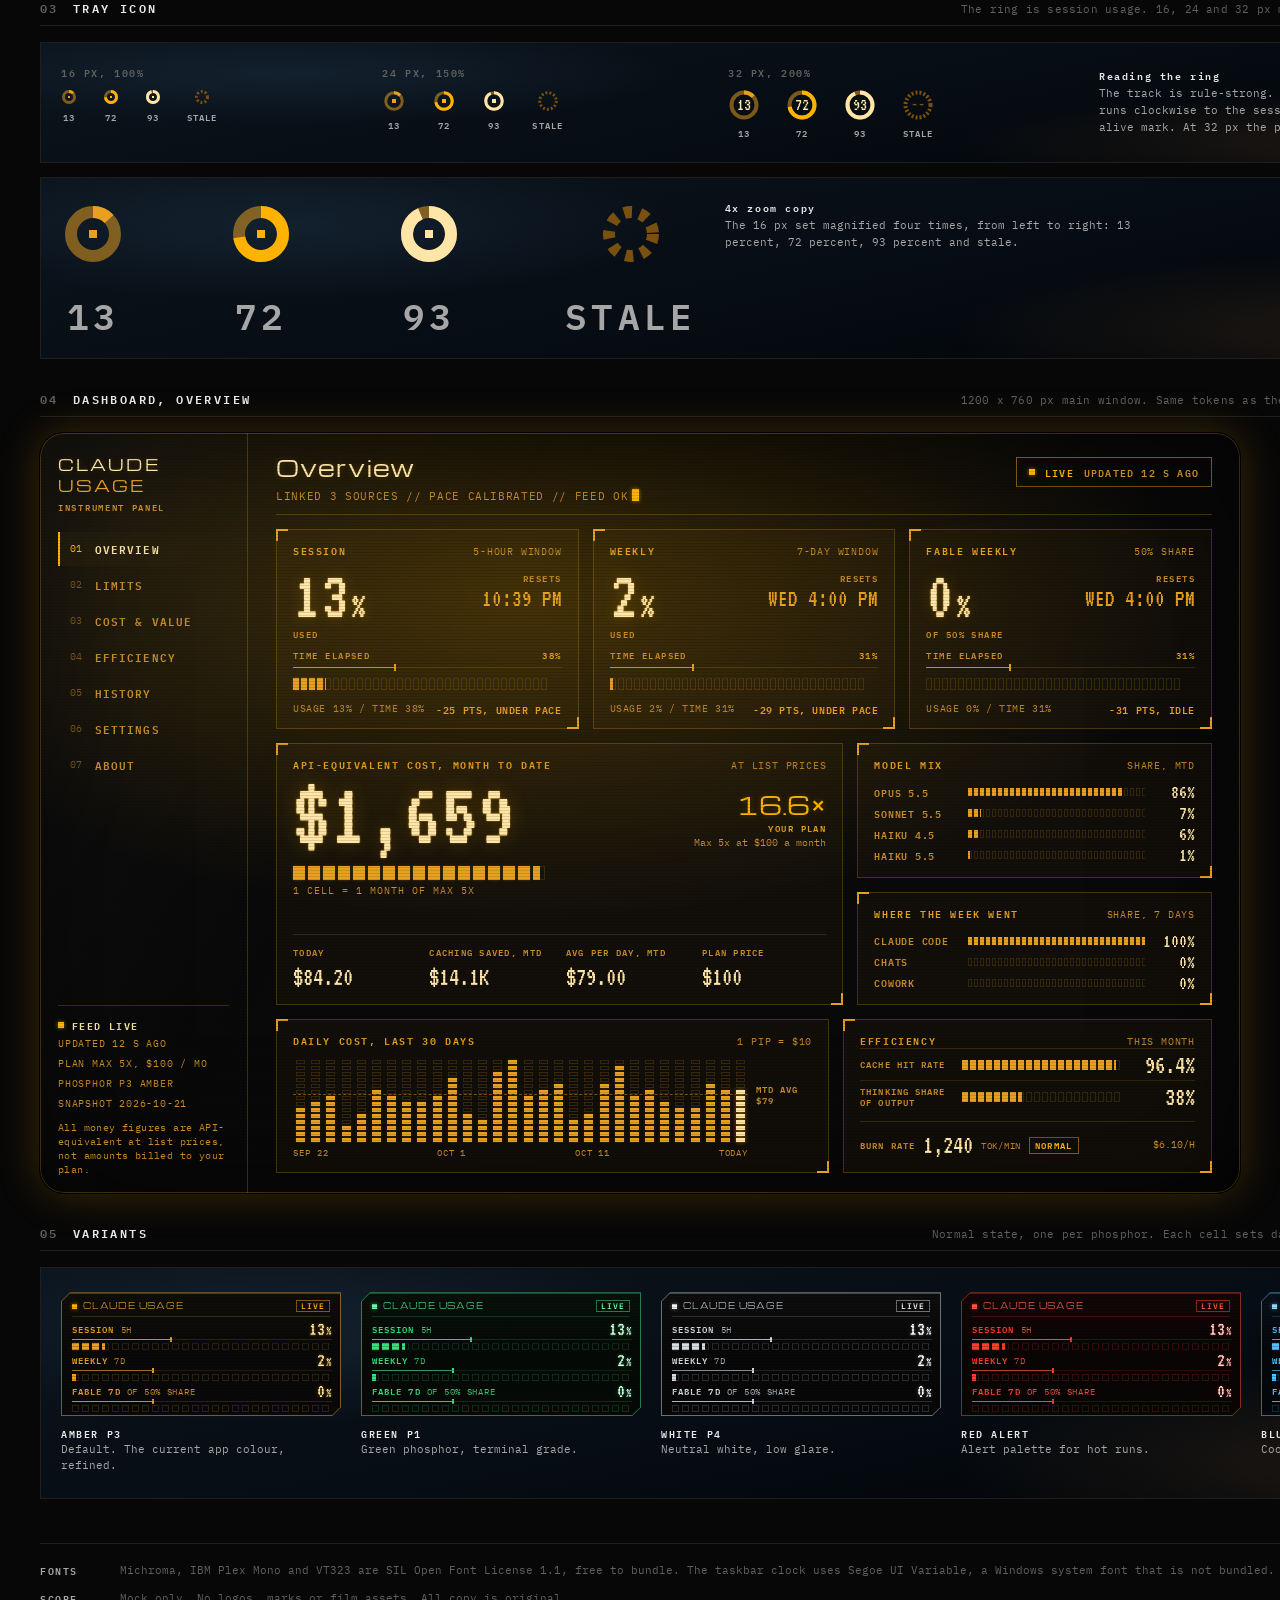
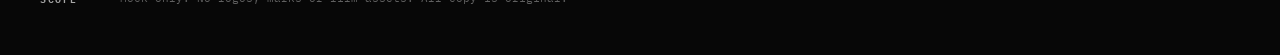
<file: design/mockups/nostromo/instrument.html>
<!doctype html>
<html lang="en" data-variant="amber">
<head>
<meta charset="utf-8">
<meta name="viewport" content="width=device-width, initial-scale=1">
<title>Nostromo Usage Monitor</title>
<link rel="preconnect" href="https://fonts.googleapis.com">
<link rel="preconnect" href="https://fonts.gstatic.com" crossorigin>
<link href="https://fonts.googleapis.com/css2?family=IBM+Plex+Mono:wght@400;500;600&family=Michroma&family=VT323&display=swap" rel="stylesheet">
<style>
/* ==========================================================================
   NOSTROMO / INSTRUMENT, mock sheet v1
   Layout concept: one instrument per surface. Hierarchy comes from size,
   from the phosphor tiers (hot, bright, base, label, dim) and from ghost
   pips that show the full scale while unlit.

   0 TOKENS     every product colour lives here. A variant is one data-variant swap.
   1 BOARD      this sheet only. Neutral grey, not part of the product.
   2 WIDGET     floating desktop widget, 280 x 124 (94 without the FABLE row).
   3 STRIP      taskbar strip, 248 x 36.
   4 TRAY       notification-area icon, 16 / 24 / 32 px (SVG here).
   5 DASHBOARD  main window, 1200 x 760.
   ========================================================================== */

/* ---------- 0 TOKENS ---------- */
:root{
  --f-display:"Michroma","Eurostile","Arial Narrow",sans-serif;
  --f-mono:"IBM Plex Mono",Consolas,"Cascadia Mono",monospace;
  --f-vt:"VT323",Consolas,"Courier New",monospace;
  --f-ui:"Segoe UI Variable Text","Segoe UI",system-ui,sans-serif;

  /* AMBER, P3 phosphor (default) */
  --crt:#090909;
  --crt-2:#100e09;
  --ph-hot:#ffe6a8;
  --ph-bright:#ffb300;
  --ph-base:#e8a020;
  --ph-label:#c98c2a;
  --ph-dim:#7a5010;
  --ph-ghost:rgba(232,160,32,.17);
  --ph-rule:rgba(232,160,32,.25);
  --ph-rule-strong:rgba(232,160,32,.52);
  --ph-fill:rgba(232,160,32,.035);
  --ph-glow:rgba(255,179,0,.60);
  --ph-glow-soft:rgba(255,179,0,.22);
  --scan:rgba(0,0,0,.22);
  --vignette:rgba(0,0,0,.46);
  --shade:rgba(0,0,0,.70);
  --sheen:rgba(255,255,255,.035);
}
[data-variant="green"]{
  --crt:#060a07; --crt-2:#09110b;
  --ph-hot:#dcffe9; --ph-bright:#6dffa4; --ph-base:#36e07a; --ph-label:#3fc476; --ph-dim:#1b6b3d;
  --ph-ghost:rgba(54,224,122,.17); --ph-rule:rgba(54,224,122,.25); --ph-rule-strong:rgba(54,224,122,.52);
  --ph-fill:rgba(54,224,122,.035); --ph-glow:rgba(80,255,150,.56); --ph-glow-soft:rgba(80,255,150,.20);
}
[data-variant="white"]{
  --crt:#080808; --crt-2:#0e0e0e;
  --ph-hot:#ffffff; --ph-bright:#f4f8fa; --ph-base:#d5dde2; --ph-label:#a9b4bb; --ph-dim:#5d676e;
  --ph-ghost:rgba(213,221,226,.17); --ph-rule:rgba(213,221,226,.23); --ph-rule-strong:rgba(213,221,226,.48);
  --ph-fill:rgba(213,221,226,.03); --ph-glow:rgba(235,245,255,.46); --ph-glow-soft:rgba(235,245,255,.16);
}
[data-variant="red"]{
  --crt:#0a0505; --crt-2:#120707;
  --ph-hot:#ffd9cf; --ph-bright:#ff5a3c; --ph-base:#ff3d2a; --ph-label:#dc5240; --ph-dim:#7a1e14;
  --ph-ghost:rgba(255,61,42,.18); --ph-rule:rgba(255,61,42,.27); --ph-rule-strong:rgba(255,61,42,.54);
  --ph-fill:rgba(255,61,42,.035); --ph-glow:rgba(255,70,50,.56); --ph-glow-soft:rgba(255,70,50,.20);
}
[data-variant="blue"]{
  --crt:#05080b; --crt-2:#0a1119;
  --ph-hot:#e6f8ff; --ph-bright:#8fdcff; --ph-base:#4fc3ff; --ph-label:#4aa6d9; --ph-dim:#1d5676;
  --ph-ghost:rgba(79,195,255,.17); --ph-rule:rgba(79,195,255,.25); --ph-rule-strong:rgba(79,195,255,.52);
  --ph-fill:rgba(79,195,255,.035); --ph-glow:rgba(90,200,255,.56); --ph-glow-soft:rgba(90,200,255,.20);
}
/* board chrome and desktop tokens (neutral, not themed) */
:root{
  --board-bg:#070707; --board-ink:#a6a6a6; --board-dim:#606060; --board-line:#1f1f1f; --board-hi:#e8e8e8;
  --wall-a:#13212e; --wall-b:#060c13; --wall-c:#1e1813; --wall-top:#0b141d; --wall-deep:#020304; --black:#000;
  --tb-bg:#1d1d1d; --tb-line:#2d2d2d; --tb-ink:#eeeeee; --tb-hover:#2e2e2e;
}

/* ---------- 1 BOARD (mock sheet only) ---------- */
*{box-sizing:border-box;margin:0;padding:0}
html{background:var(--board-bg);color-scheme:dark}
body{background:var(--board-bg);color:var(--board-ink);font:400 12px/1.5 var(--f-mono);-webkit-font-smoothing:antialiased}
.board{width:1600px;margin:0 auto;padding:36px 40px 48px}
.sr-only{position:absolute;width:1px;height:1px;overflow:hidden;clip:rect(0 0 0 0);white-space:nowrap}
:focus-visible{outline:1px solid var(--board-hi);outline-offset:3px}

.b-head{display:flex;justify-content:space-between;align-items:flex-end;gap:32px;padding-bottom:18px;border-bottom:1px solid var(--board-line)}
.b-kicker{font:600 10px/1 var(--f-mono);letter-spacing:.22em;color:var(--board-dim)}
.b-title{margin-top:12px;font:400 26px/1.15 var(--f-display);letter-spacing:.05em;color:var(--board-hi)}
.b-note{max-width:900px;margin-top:12px;font:400 12px/1.6 var(--f-mono);color:var(--board-ink)}
.b-switch{display:flex;gap:6px;flex-wrap:wrap;justify-content:flex-end}
.b-switch button{font:600 10px/1 var(--f-mono);letter-spacing:.14em;color:var(--board-ink);background:transparent;border:1px solid var(--board-line);padding:10px 12px;cursor:pointer}
.b-switch button:hover{color:var(--board-hi)}
.b-switch button[aria-pressed="true"]{color:var(--board-hi);border-color:var(--board-hi)}

.b-sec{padding-top:34px}
.b-h{display:flex;align-items:baseline;gap:14px;margin-bottom:16px;padding-bottom:10px;border-bottom:1px solid var(--board-line);font:600 12px/1 var(--f-mono);letter-spacing:.2em;text-transform:uppercase;color:var(--board-hi)}
.b-h span{color:var(--board-dim)}
.b-h small{margin-left:auto;font:400 11px/1 var(--f-mono);letter-spacing:.02em;text-transform:none;color:var(--board-dim)}
.b-sub{margin:24px 0 10px;font:600 10px/1 var(--f-mono);letter-spacing:.2em;color:var(--board-dim)}
.b-foot{display:grid;gap:10px;margin-top:44px;padding-top:18px;border-top:1px solid var(--board-line);font:400 11px/1.6 var(--f-mono);color:var(--board-dim)}
.b-foot p{display:grid;grid-template-columns:72px minmax(0,1fr);gap:8px}
.b-foot b{font:600 10px/1.6 var(--f-mono);letter-spacing:.16em;color:var(--board-ink)}

.wall{position:relative;display:flex;align-items:flex-start;gap:28px;padding:24px 20px;border:1px solid var(--board-line);background:radial-gradient(36% 58% at 16% 26%,var(--wall-a),transparent 72%),radial-gradient(40% 60% at 88% 84%,var(--wall-c),transparent 70%),linear-gradient(168deg,var(--wall-top) 0%,var(--wall-b) 56%,var(--wall-deep) 100%)}
.wall + .wall{margin-top:14px}
.zoom3{zoom:3}
.zoom4{zoom:4}
.cap{max-width:440px;font:400 11px/1.55 var(--f-mono);color:var(--board-ink)}
.cap b{display:block;margin-bottom:5px;font:600 10px/1 var(--f-mono);letter-spacing:.16em;color:var(--board-hi)}
.fig{display:flex;flex-direction:column;gap:12px}
.fig figcaption{max-width:290px;font:400 11px/1.45 var(--f-mono);color:var(--board-ink)}
.fig figcaption b{display:block;margin-bottom:4px;font:600 10px/1 var(--f-mono);letter-spacing:.16em;color:var(--board-hi)}
.states{justify-content:space-between;align-items:flex-start;gap:20px}
.vrow{justify-content:space-between;gap:20px}

/* ---------- 2 WIDGET (Pillow-safe: rects, polygons, lines, text, one blur glow, linear and radial gradients) ---------- */
.widget{position:relative;width:280px;height:124px;background:var(--ph-rule-strong);clip-path:polygon(9px 0,100% 0,100% calc(100% - 9px),calc(100% - 9px) 100%,0 100%,0 9px)}
.widget.no-fable{height:94px}
.w-body{position:absolute;inset:1px;overflow:hidden;background:linear-gradient(180deg,var(--crt-2) 0%,var(--crt) 45%,var(--crt) 100%);clip-path:polygon(8px 0,100% 0,100% calc(100% - 8px),calc(100% - 8px) 100%,0 100%,0 8px);font-family:var(--f-mono);color:var(--ph-base)}
.w-body::before{content:"";position:absolute;left:0;right:0;top:0;height:1px;background:var(--ph-rule);z-index:2}
.w-body::after{content:"";position:absolute;inset:0;z-index:3;pointer-events:none;background:repeating-linear-gradient(180deg,transparent 0 2px,var(--scan) 2px 3px),radial-gradient(130% 120% at 50% 40%,transparent 62%,var(--vignette) 100%)}
.w-data{position:absolute;inset:0}
.widget.is-stale .w-data{opacity:.4}

.w-head{position:absolute;left:10px;right:10px;top:7px;height:12px;display:flex;align-items:center;gap:6px}
.w-alive{display:block;width:5px;height:5px;background:var(--ph-bright);box-shadow:0 0 4px var(--ph-glow);animation:alive 1.6s linear infinite}
.widget.is-stale .w-alive{animation:none;background:var(--ph-dim);box-shadow:none}
.w-title{font:400 8px/1 var(--f-display);letter-spacing:.1em;color:var(--ph-label)}
.w-status{margin-left:auto;display:flex;align-items:center;height:12px;padding:0 4px;border:1px solid var(--ph-rule-strong);font:600 8px/1 var(--f-mono);letter-spacing:.14em;color:var(--ph-bright)}
.w-rule{position:absolute;left:10px;right:10px;top:23px;height:1px;background:var(--ph-rule)}

.w-row{position:absolute;left:10px;width:260px;height:27px}
.w-row[data-r="1"]{top:29px}
.w-row[data-r="2"]{top:60px}
.w-row[data-r="3"]{top:91px}
.widget.no-fable .w-row[data-r="3"]{display:none}
.w-line{height:14px;display:flex;align-items:center;justify-content:space-between}
.w-label{font:600 9px/14px var(--f-mono);letter-spacing:.12em;color:var(--ph-base);white-space:nowrap}
.w-label em{font-style:normal;font-weight:400;margin-left:6px;letter-spacing:.08em;color:var(--ph-label)}
.w-val{display:block;height:14px;font:400 20px/14px var(--f-vt);letter-spacing:.02em;color:var(--ph-hot);text-shadow:0 0 2px var(--ph-glow),0 0 7px var(--ph-glow-soft)}
.w-val small{font-size:14px}
.w-time{position:relative;height:1px;margin-top:3px;background:var(--ph-ghost)}
.w-time i{position:absolute;left:0;top:0;height:1px;width:var(--t);background:var(--ph-label)}
.w-time b{position:absolute;left:calc(var(--t) - 1px);top:-2px;width:2px;height:5px;background:var(--ph-base)}
.w-pips{display:flex;gap:3px;height:7px;margin-top:3px}

.w-msg{position:absolute;left:10px;right:10px;top:90px;height:28px;display:none;align-items:center;padding:0 8px;background:var(--crt);border:1px dashed var(--ph-base);font:600 9px/1 var(--f-mono);letter-spacing:.1em;color:var(--ph-hot);text-shadow:0 0 3px var(--ph-glow-soft)}
.widget.is-stale .w-msg{display:flex}

/* warning: value and lit pips move up one tier */
.widget.is-warn .w-row[data-r="1"] .w-val{color:var(--ph-bright)}
.widget.is-warn .w-row[data-r="1"] .p.on{background:var(--ph-bright)}
/* critical: inverted value chip, hot pips */
.widget.is-crit .w-row[data-r="1"] .w-val{width:max-content;padding:0 4px;color:var(--crt);background:var(--ph-bright);text-shadow:none}
.widget.is-crit .w-row[data-r="1"] .p.on{background:var(--ph-hot);box-shadow:0 0 4px var(--ph-glow)}

/* ---------- 3 STRIP (taskbar, 248 x 36) ---------- */
.tb-strip{position:relative;width:248px;height:36px;background:var(--crt);clip-path:polygon(6px 0,100% 0,100% 100%,0 100%,0 6px);box-shadow:inset 0 0 0 1px var(--ph-rule);font-family:var(--f-mono)}
.tb-strip::after{content:"";position:absolute;inset:0;pointer-events:none;background:repeating-linear-gradient(180deg,transparent 0 2px,var(--scan) 2px 3px)}
.tb-dot{position:absolute;left:8px;top:15px;width:5px;height:5px;background:var(--ph-bright);box-shadow:0 0 4px var(--ph-glow);animation:alive 1.6s linear infinite}
.tb-row{position:absolute;left:0;width:248px;height:12px}
.tb-row[data-r="1"]{top:7px}
.tb-row[data-r="2"]{top:21px}
.tb-lbl{position:absolute;left:18px;top:1px;font:600 9px/10px var(--f-mono);letter-spacing:.1em;color:var(--ph-label)}
.tb-time{position:absolute;left:44px;top:0;width:154px;height:1px;background:var(--ph-ghost)}
.tb-time i{position:absolute;left:0;top:0;height:1px;width:var(--t);background:var(--ph-label)}
.tb-time b{position:absolute;left:calc(var(--t) - 1px);top:-2px;width:2px;height:5px;background:var(--ph-base)}
.tb-pips{position:absolute;left:44px;top:4px;display:flex;gap:2px;height:6px}
.tb-pips .p{width:4px;height:6px}
.tb-val{position:absolute;right:8px;top:-4px;font:400 16px/16px var(--f-vt);color:var(--ph-hot);text-shadow:0 0 2px var(--ph-glow),0 0 6px var(--ph-glow-soft)}

/* ---------- 4 TRAY (icons are SVG; the Pillow spec is in the notes) ---------- */
.tray-svg{display:block;overflow:visible}
.tray-svg .t-num{font-family:var(--f-vt);font-size:18px;fill:var(--ph-hot)}
.tray-set{display:flex;align-items:flex-end;gap:26px}
.ti-cell{display:flex;flex-direction:column;align-items:center;gap:8px}
.ti-cell figcaption{font:600 9px/1 var(--f-mono);letter-spacing:.12em;color:var(--board-ink)}
.tray-wall{align-items:stretch;justify-content:space-between}
.tray-grp{display:flex;flex-direction:column;gap:12px}
.tray-lbl{font:600 10px/1 var(--f-mono);letter-spacing:.16em;color:var(--board-dim)}
.tray-note{align-self:center}

/* ---------- 5 DASHBOARD (1200 x 760) ---------- */
.dash{position:relative;width:1200px;height:760px;overflow:hidden;border-radius:24px;display:grid;grid-template-columns:208px minmax(0,1fr);background:radial-gradient(80% 60% at 40% 22%,var(--ph-glow-soft),transparent 70%),var(--crt);box-shadow:inset 0 0 0 1px var(--ph-rule),inset 0 0 130px var(--shade),0 0 0 1px var(--black),0 0 44px var(--ph-glow-soft);font-family:var(--f-mono);color:var(--ph-base);animation:flicker 9s linear infinite}
.dash::before{content:"";position:absolute;inset:0;z-index:5;pointer-events:none;background:repeating-linear-gradient(180deg,transparent 0 2px,var(--scan) 2px 3px);opacity:.55}
.dash::after{content:"";position:absolute;inset:0;z-index:6;pointer-events:none;border-radius:inherit;background:radial-gradient(118% 112% at 50% 46%,transparent 60%,var(--vignette) 100%),linear-gradient(118deg,var(--sheen),transparent 34%)}

.nav{position:relative;z-index:1;min-width:0;display:flex;flex-direction:column;gap:20px;padding:24px 18px 16px;border-right:1px solid var(--ph-rule)}
.brand-a{font:400 15px/1 var(--f-display);letter-spacing:.14em;color:var(--ph-hot);text-shadow:0 0 6px var(--ph-glow-soft)}
.brand-b{margin-top:6px;font:400 15px/1 var(--f-display);letter-spacing:.14em;color:var(--ph-base)}
.brand-c{margin-top:10px;font:600 8.5px/1 var(--f-mono);letter-spacing:.2em;color:var(--ph-label)}
.menu{list-style:none;display:flex;flex-direction:column;gap:2px}
.menu a{display:flex;align-items:center;gap:12px;height:34px;padding:0 10px;border-left:2px solid transparent;font:600 11px/1 var(--f-mono);letter-spacing:.1em;text-transform:uppercase;color:var(--ph-label);text-decoration:none}
.menu a span{font:400 10px/1 var(--f-mono);letter-spacing:.04em;color:var(--ph-dim)}
.menu a:hover{color:var(--ph-base)}
.menu li.on a{color:var(--ph-hot);border-left-color:var(--ph-bright);background:linear-gradient(90deg,var(--ph-fill) 0,transparent 92%)}
.menu li.on a span{color:var(--ph-bright)}
.feed{margin-top:auto;display:flex;flex-direction:column;gap:7px;padding-top:14px;border-top:1px solid var(--ph-rule);font:400 10px/1.3 var(--f-mono);letter-spacing:.08em;color:var(--ph-label)}
.feed-live{display:flex;align-items:center;gap:8px;font:600 10px/1 var(--f-mono);letter-spacing:.14em;color:var(--ph-hot)}

.main{position:relative;z-index:1;min-width:0;display:grid;grid-template-rows:58px 200px 262px 154px;row-gap:14px;padding:24px 28px 18px}
.m-head{display:flex;justify-content:space-between;align-items:flex-start;gap:24px;padding-bottom:10px;border-bottom:1px solid var(--ph-rule)}
.m-title{font:400 22px/1 var(--f-display);letter-spacing:.06em;color:var(--ph-hot);text-shadow:0 0 6px var(--ph-glow-soft)}
.boot{margin-top:10px;font:400 11px/14px var(--f-mono);letter-spacing:.06em;color:var(--ph-label);white-space:nowrap}
.cursor{display:inline-block;width:7px;height:12px;margin-left:4px;vertical-align:-1px;background:var(--ph-bright);box-shadow:0 0 4px var(--ph-glow);animation:cursor 1.05s steps(1,end) infinite}
.health{display:flex;align-items:center;gap:10px;height:30px;padding:0 12px;border:1px solid var(--ph-rule-strong);font:600 10px/1 var(--f-mono);letter-spacing:.12em;color:var(--ph-label);white-space:nowrap}
.health b{font-weight:600;color:var(--ph-bright)}
.dot{display:inline-block;flex:0 0 auto;width:6px;height:6px;background:var(--ph-bright);box-shadow:0 0 4px var(--ph-glow);animation:alive 1.6s linear infinite}

.card{position:relative;min-width:0;display:flex;flex-direction:column;padding:14px 16px;background:var(--ph-fill);border:1px solid var(--ph-rule)}
.card::before,.card::after{content:"";position:absolute;width:10px;height:10px;border:0 solid var(--ph-base)}
.card::before{left:-1px;top:-1px;border-left-width:2px;border-top-width:2px}
.card::after{right:-1px;bottom:-1px;border-right-width:2px;border-bottom-width:2px}
.card-t{display:flex;justify-content:space-between;align-items:baseline;gap:10px;font:600 10px/1.2 var(--f-mono);letter-spacing:.16em;text-transform:uppercase;color:var(--ph-base)}
.card-t em{font-style:normal;font-weight:400;font-size:10px;letter-spacing:.08em;text-transform:uppercase;color:var(--ph-label);white-space:nowrap}

/* limits */
.limits{display:grid;grid-template-columns:repeat(3,minmax(0,1fr));gap:14px}
.lim-main{display:flex;justify-content:space-between;align-items:flex-start;margin-top:10px}
.lim-v{font:400 70px/.8 var(--f-vt);color:var(--ph-hot);text-shadow:0 0 2px var(--ph-glow),0 0 16px var(--ph-glow-soft)}
.lim-v small{font-size:38px;margin-left:2px}
.lim-k{margin-top:6px;font:600 9px/1 var(--f-mono);letter-spacing:.16em;color:var(--ph-label)}
.lim-r{text-align:right}
.lim-rv{margin-top:4px;font:400 24px/1 var(--f-vt);color:var(--ph-base)}
.lt{display:flex;justify-content:space-between;margin-top:12px;font:600 9px/1 var(--f-mono);letter-spacing:.16em;color:var(--ph-label)}
.lt b{font-weight:600;color:var(--ph-base)}
.tl{position:relative;height:1px;margin-top:7px;background:var(--ph-ghost)}
.tl i{position:absolute;left:0;top:0;height:1px;width:var(--t);background:var(--ph-label)}
.tl b{position:absolute;left:calc(var(--t) - 1px);top:-3px;width:2px;height:7px;background:var(--ph-base)}
.lim-pips{display:flex;gap:2px;height:12px;margin-top:10px}
.lim-pips .p{width:6px;height:12px}
.lim-pace{display:flex;justify-content:space-between;gap:8px;margin-top:auto;padding-top:10px;font:400 10px/1 var(--f-mono);letter-spacing:.06em;color:var(--ph-label);white-space:nowrap}
.pace{font-weight:600;color:var(--ph-base)}

/* cost and mix */
.mid{display:grid;grid-template-columns:minmax(0,1.6fr) minmax(0,1fr);gap:14px}
.mid-r{display:grid;grid-template-rows:auto auto;row-gap:14px;min-width:0}
.c-top{display:flex;justify-content:space-between;align-items:flex-end;gap:16px;margin-top:8px}
.c-big{font:400 92px/.78 var(--f-vt);color:var(--ph-hot);text-shadow:0 0 2px var(--ph-glow),0 0 20px var(--ph-glow-soft)}
.c-x{padding-bottom:4px;text-align:right}
.c-xv{font:400 24px/1 var(--f-display);color:var(--ph-bright);text-shadow:0 0 6px var(--ph-glow-soft)}
.c-xl{margin-top:8px;font:600 9px/1 var(--f-mono);letter-spacing:.16em;color:var(--ph-base)}
.c-xs{margin-top:5px;font:400 10px/1 var(--f-mono);color:var(--ph-label)}
.ratio{display:flex;gap:3px;height:14px;margin-top:14px}
.ratio .c{position:relative;display:block;width:12px;height:14px;box-shadow:inset 0 0 0 1px var(--ph-ghost)}
.ratio .c.on{background:var(--ph-base);box-shadow:0 0 3px var(--ph-glow-soft)}
.ratio .c.part::after{content:"";position:absolute;left:0;top:0;bottom:0;width:var(--f,0%);background:var(--ph-base)}
.ratio-cap{margin-top:6px;font:400 10px/1 var(--f-mono);letter-spacing:.1em;color:var(--ph-label)}
.c-tiles{display:grid;grid-template-columns:repeat(4,minmax(0,1fr));gap:12px;margin-top:auto;padding-top:12px;border-top:1px solid var(--ph-ghost)}
.tile p{font:600 9px/1.3 var(--f-mono);letter-spacing:.14em;color:var(--ph-label)}
.tile b{display:block;margin-top:6px;font:400 26px/1 var(--f-vt);color:var(--ph-hot)}

.mm{display:flex;flex-direction:column;gap:4px;margin-top:10px}
.mm-row{display:grid;grid-template-columns:84px minmax(0,1fr) 40px;align-items:center;gap:10px;height:17px}
.mm-n{font:600 9.5px/1 var(--f-mono);letter-spacing:.08em;color:var(--ph-label);white-space:nowrap}
.mm-bar{display:flex;gap:2px;height:8px;min-width:0;overflow:hidden}
.mm-bar .p{width:4px;height:8px}
.mm-p{font:400 20px/1 var(--f-vt);color:var(--ph-hot);text-align:right}

/* daily chart and efficiency */
.low{display:grid;grid-template-columns:minmax(0,1.5fr) minmax(0,1fr);gap:14px}
.chart-wrap{margin-top:12px}
.chart-box{position:relative;height:82px;margin-right:64px}
.chart{position:absolute;inset:0;display:grid;grid-template-columns:repeat(30,minmax(0,1fr));align-items:end}
.col{position:relative;justify-self:center;width:9px;height:82px;display:flex;flex-direction:column-reverse;gap:2px;outline:none}
.col .p{width:9px;height:4px}
.col.today .p.on{background:var(--ph-hot);box-shadow:0 0 4px var(--ph-glow)}
.col:focus-visible{box-shadow:0 0 0 1px var(--ph-bright)}
.col::after{content:attr(data-tip);position:absolute;bottom:100%;left:50%;transform:translate(-50%,-8px);z-index:4;padding:4px 6px;white-space:nowrap;font:600 9px/1 var(--f-mono);letter-spacing:.08em;color:var(--ph-hot);background:var(--crt);border:1px solid var(--ph-rule-strong);opacity:0;pointer-events:none}
.col:hover::after,.col:focus-visible::after{opacity:1}
.chart-avg{position:absolute;left:0;right:0;height:0;border-top:1px dashed var(--ph-dim);pointer-events:none}
.chart-avg b{position:absolute;left:100%;top:-11px;margin-left:8px;font:600 9px/1.25 var(--f-mono);letter-spacing:.1em;color:var(--ph-label);white-space:nowrap}
.chart-x{display:flex;justify-content:space-between;margin-top:6px;margin-right:64px;font:400 9px/1 var(--f-mono);letter-spacing:.1em;color:var(--ph-label)}

.eff-row{display:grid;grid-template-columns:92px minmax(0,1fr) 58px;align-items:center;gap:10px;height:32px;margin-top:0;border-top:1px solid var(--ph-ghost)}
.eff-row .k,.burn .k{font:600 9px/1.25 var(--f-mono);letter-spacing:.12em;color:var(--ph-label)}
.eff-bar{display:flex;gap:2px;height:10px;min-width:0;overflow:hidden}
.eff-bar .p{width:6px;height:10px}
.eff-row .v{font:400 26px/1 var(--f-vt);color:var(--ph-hot);text-align:right}
.burn{display:flex;align-items:center;gap:8px;margin-top:auto;padding-top:10px;border-top:1px solid var(--ph-ghost);white-space:nowrap}
.burn-v{font:400 26px/1 var(--f-vt);color:var(--ph-hot)}
.burn-u{font:400 9px/1 var(--f-mono);letter-spacing:.08em;color:var(--ph-label)}
.chip{padding:3px 5px;border:1px solid var(--ph-rule-strong);font:600 9px/1 var(--f-mono);letter-spacing:.14em;color:var(--ph-bright)}
.burn-c{margin-left:auto;font:400 10px/1 var(--f-mono);color:var(--ph-label)}

.feed-note{margin-top:4px;font:400 10px/1.4 var(--f-mono);letter-spacing:.04em;color:var(--ph-label)}

/* ---------- 6 CONTENT CALIBRATION AND MOTION ---------- */
.p{position:relative;display:block;flex:0 0 auto;width:7px;height:7px;box-shadow:inset 0 0 0 1px var(--ph-ghost)}
.p.on{background:var(--ph-base);box-shadow:0 0 3px var(--ph-glow-soft)}
.p.part::after{content:"";position:absolute;left:0;top:0;bottom:0;width:var(--f,0%);background:var(--ph-base)}
.dash .p.on{animation:cal .42s ease-out both;animation-delay:calc(var(--i,0) * 12ms)}

@keyframes alive{0%,70%{opacity:1}71%,100%{opacity:.14}}
@keyframes cursor{0%,49%{opacity:1}50%,100%{opacity:0}}
@keyframes cal{from{opacity:.12}to{opacity:1}}
@keyframes flicker{0%,93%,100%{opacity:1}94%{opacity:.965}96%{opacity:1}}
@media (prefers-reduced-motion:reduce){*,*::before,*::after{animation:none!important}}

/* ---------- 1b BOARD: desktop, taskbar (neutral, not product) ---------- */
.desk{display:flex;flex-direction:column;justify-content:flex-end;height:200px;border:1px solid var(--board-line);border-bottom:0;background:radial-gradient(38% 60% at 18% 30%,var(--wall-a),transparent 72%),radial-gradient(40% 60% at 86% 60%,var(--wall-c),transparent 70%),linear-gradient(168deg,var(--wall-top) 0%,var(--wall-b) 56%,var(--wall-deep) 100%)}
.taskbar{position:relative;height:48px;background:var(--tb-bg);border-top:1px solid var(--tb-line);font-family:var(--f-ui);color:var(--tb-ink)}
.tb-apps{position:absolute;left:50%;top:0;height:48px;display:flex;align-items:center;gap:4px;transform:translateX(-50%)}
.tb-app{position:relative;width:36px;height:36px;display:grid;place-items:center;border-radius:6px;color:var(--tb-ink)}
.tb-app.on{background:var(--tb-hover)}
.tb-app.on::after{content:"";position:absolute;left:50%;bottom:2px;width:12px;height:3px;margin-left:-6px;border-radius:2px;background:var(--tb-ink)}
.tb-app svg{width:16px;height:16px;fill:none;stroke:currentColor;stroke-width:1.3;stroke-linecap:round;stroke-linejoin:round}
.tb-app svg.solid{fill:currentColor;stroke:none}
.tb-sys{position:absolute;right:8px;top:0;height:48px;display:flex;align-items:center;gap:6px}
.tb-tray{display:flex;align-items:center;gap:2px}
.tb-tray .ti{width:28px;height:36px;display:grid;place-items:center;border-radius:4px;color:var(--tb-ink)}
.tb-tray .ti svg{width:16px;height:16px;fill:none;stroke:currentColor;stroke-width:1.3;stroke-linecap:round;stroke-linejoin:round}
.tb-clock{display:flex;flex-direction:column;align-items:flex-end;justify-content:center;min-width:80px;padding:0 6px 0 10px;text-align:right;font:400 12px/1.25 var(--f-ui);color:var(--tb-ink)}
.tb-date{font-size:11px}
</style>
</head>
<body>
<div class="board">

  <header class="b-head">
    <div>
      <p class="b-kicker">NOSTROMO / INSTRUMENT / SHEET 01</p>
      <h1 class="b-title">Nostromo Usage Monitor</h1>
      <p class="b-note">Floating widget, taskbar strip, tray icon and dashboard overview on one sheet. The widgets use only rectangles, polygons, lines, text, one blur glow and simple gradients, so Pillow can draw them at the same pixel positions. The switch re-tints sections 01 to 04. Section 05 always shows all five phosphors.</p>
    </div>
    <div class="b-switch" role="group" aria-label="Phosphor">
      <button type="button" data-set-variant="amber" aria-pressed="true">AMBER P3</button>
      <button type="button" data-set-variant="green" aria-pressed="false">GREEN P1</button>
      <button type="button" data-set-variant="white" aria-pressed="false">WHITE P4</button>
      <button type="button" data-set-variant="red" aria-pressed="false">RED ALERT</button>
      <button type="button" data-set-variant="blue" aria-pressed="false">BLUE BRIDGE</button>
    </div>
  </header>

  <!-- 01 FLOATING WIDGET -->
  <section class="b-sec" aria-labelledby="h01">
    <h2 class="b-h" id="h01"><span>01</span>Floating widget<small>280 x 124 px at 100 percent. Session, weekly and fable share rows.</small></h2>

    <div class="wall" id="w1x">
      <figure class="fig"><div data-widget="normal"></div></figure>
      <p class="cap"><b>1x, actual size</b>Normal state with three rows. The hairline above each pip bar is the window's elapsed time. Lit pips are usage. Where the lit pips run past the hairline, usage is ahead of pace.</p>
    </div>

    <div class="wall" id="w3x">
      <div class="zoom3"><div data-widget="normal"></div></div>
      <p class="cap"><b>3x zoom copy</b>The same widget at three times size, using CSS zoom. Scanlines and glow scale with it, so judge the fine detail at 1x.</p>
    </div>

    <h3 class="b-sub">STATES</h3>
    <div class="wall states" id="wstates">
      <figure class="fig"><div data-widget="normal"></div><figcaption><b>NORMAL</b>Three rows. FABLE shows its share.</figcaption></figure>
      <figure class="fig"><div data-widget="twoRow"></div><figcaption><b>NORMAL, TWO ROWS</b>The FABLE row is hidden when it is not relevant.</figcaption></figure>
      <figure class="fig"><div data-widget="warn"></div><figcaption><b>WARNING 72%</b>Session value and pips move to the bright tier.</figcaption></figure>
      <figure class="fig"><div data-widget="crit"></div><figcaption><b>CRITICAL 93%</b>Session value is an inverted chip. Session pips go hot.</figcaption></figure>
      <figure class="fig"><div data-widget="stale"></div><figcaption><b>STALE</b>Last known values are dimmed. The auth line replaces the FABLE row.</figcaption></figure>
    </div>
  </section>

  <!-- 02 TASKBAR STRIP -->
  <section class="b-sec" aria-labelledby="h02">
    <h2 class="b-h" id="h02"><span>02</span>Taskbar strip<small>248 x 36 px inside a 48 px taskbar, left of the tray and clock.</small></h2>

    <div class="desk" id="desk">
      <div class="taskbar" id="taskbar">
        <div class="tb-apps" aria-hidden="true">
          <span class="tb-app"><svg class="solid" viewBox="0 0 16 16"><circle cx="3" cy="3" r="1.3"/><circle cx="8" cy="3" r="1.3"/><circle cx="13" cy="3" r="1.3"/><circle cx="3" cy="8" r="1.3"/><circle cx="8" cy="8" r="1.3"/><circle cx="13" cy="8" r="1.3"/><circle cx="3" cy="13" r="1.3"/><circle cx="8" cy="13" r="1.3"/><circle cx="13" cy="13" r="1.3"/></svg></span>
          <span class="tb-app"><svg viewBox="0 0 16 16"><circle cx="7" cy="7" r="4.5"/><path d="M10.5 10.5 14 14"/></svg></span>
          <span class="tb-app on"><svg viewBox="0 0 16 16"><path d="M2 4.5h4l1.5 1.5H14v6.5H2z"/></svg></span>
          <span class="tb-app"><svg viewBox="0 0 16 16"><rect x="2" y="3" width="12" height="10" rx="1.5"/><path d="M4.5 6.5 6.5 8 4.5 9.5M8 10h3.5"/></svg></span>
          <span class="tb-app"><svg viewBox="0 0 16 16"><circle cx="8" cy="8" r="5.5"/><ellipse cx="8" cy="8" rx="2.4" ry="5.5"/><path d="M2.5 8h11"/></svg></span>
          <span class="tb-app"><svg viewBox="0 0 16 16"><path d="M6 12V4l7-1.5V10.5"/><circle cx="4.5" cy="12" r="1.5"/><circle cx="11.5" cy="10.5" r="1.5"/></svg></span>
        </div>
        <div class="tb-sys">
          <div data-strip></div>
          <div class="tb-tray" aria-hidden="true">
            <span class="ti"><svg viewBox="0 0 16 16"><path d="M4 9.5 8 5.5l4 4"/></svg></span>
            <span class="ti" data-tray-inline="13"></span>
            <span class="ti"><svg viewBox="0 0 16 16"><path d="M2 6.2a8.5 8.5 0 0 1 12 0M4.2 8.6a5.2 5.2 0 0 1 7.6 0M6.4 10.9a2 2 0 0 1 3.2 0"/></svg></span>
            <span class="ti"><svg viewBox="0 0 16 16"><path d="M2.5 6.5h2.2L8 3.8v8.4L4.7 9.5H2.5zM10.5 6a3 3 0 0 1 0 4"/></svg></span>
            <span class="ti"><svg viewBox="0 0 16 16"><rect x="2.5" y="5" width="10" height="6" rx="1"/><path d="M14 7v2"/></svg></span>
          </div>
          <div class="tb-clock"><span class="tb-time">4:12 PM</span><span class="tb-date">2026-10-21</span></div>
        </div>
      </div>
    </div>

    <div class="wall" id="strip-zoom">
      <div class="zoom3"><div data-strip></div></div>
      <p class="cap"><b>3x zoom copy</b>The strip only. The 5H row is on top and the 7D row below. Each row is a time hairline, a pip bar and the percent. The dot blinks while the feed is live.</p>
    </div>
  </section>

  <!-- 03 TRAY ICON -->
  <section class="b-sec" aria-labelledby="h03">
    <h2 class="b-h" id="h03"><span>03</span>Tray icon<small>The ring is session usage. 16, 24 and 32 px match 100, 150 and 200 percent scaling.</small></h2>

    <div class="wall tray-wall" id="tray">
      <div class="tray-grp"><p class="tray-lbl">16 PX, 100%</p><div class="tray-set" data-tray-set="16"></div></div>
      <div class="tray-grp"><p class="tray-lbl">24 PX, 150%</p><div class="tray-set" data-tray-set="24"></div></div>
      <div class="tray-grp"><p class="tray-lbl">32 PX, 200%</p><div class="tray-set" data-tray-set="32"></div></div>
      <div class="tray-note"><p class="cap"><b>Reading the ring</b>The track is rule-strong. The arc starts at 12 o'clock and runs clockwise to the session percent. The centre pip is the alive mark. At 32 px the percent is printed in the centre.</p></div>
    </div>

    <div class="wall" id="tray-zoom">
      <div class="zoom4"><div class="tray-set" data-tray-set="16"></div></div>
      <p class="cap"><b>4x zoom copy</b>The 16 px set magnified four times, from left to right: 13 percent, 72 percent, 93 percent and stale.</p>
    </div>
  </section>

  <!-- 04 DASHBOARD -->
  <section class="b-sec" aria-labelledby="h04">
    <h2 class="b-h" id="h04"><span>04</span>Dashboard, overview<small>1200 x 760 px main window. Same tokens as the widget. Chart bars are one pip = $10.</small></h2>

    <section id="dashboard" class="dash" aria-label="Overview dashboard">
      <aside class="nav">
        <div>
          <p class="brand-a">CLAUDE</p>
          <p class="brand-b">USAGE</p>
          <p class="brand-c">INSTRUMENT PANEL</p>
        </div>
        <ol class="menu">
          <li class="on"><a href="#overview"><span>01</span>Overview</a></li>
          <li><a href="#limits"><span>02</span>Limits</a></li>
          <li><a href="#cost"><span>03</span>Cost &amp; Value</a></li>
          <li><a href="#efficiency"><span>04</span>Efficiency</a></li>
          <li><a href="#history"><span>05</span>History</a></li>
          <li><a href="#settings"><span>06</span>Settings</a></li>
          <li><a href="#about"><span>07</span>About</a></li>
        </ol>
        <div class="feed">
          <p class="feed-live"><i class="dot"></i>FEED LIVE</p>
          <p>UPDATED 12 S AGO</p>
          <p>PLAN MAX 5X, $100 / MO</p>
          <p>PHOSPHOR P3 AMBER</p>
          <p>SNAPSHOT 2026-10-21</p>
          <p class="feed-note">All money figures are API-equivalent at list prices, not amounts billed to your plan.</p>
        </div>
      </aside>

      <main class="main">
        <header class="m-head">
          <div>
            <h2 class="m-title">Overview</h2>
            <p class="boot"><span data-type="LINKED 3 SOURCES // PACE CALIBRATED // FEED OK">LINKED 3 SOURCES // PACE CALIBRATED // FEED OK</span><i class="cursor" aria-hidden="true"></i></p>
          </div>
          <div class="health" role="status"><i class="dot"></i><b>LIVE</b><span>UPDATED 12 S AGO</span></div>
        </header>

        <div class="limits">
          <article class="card" id="limits">
            <header class="card-t"><span>Session</span><em>5-hour window</em></header>
            <div class="lim-main">
              <div><p class="lim-v">13<small>%</small></p><p class="lim-k">USED</p></div>
              <div class="lim-r"><p class="lim-k">RESETS</p><p class="lim-rv">10:39 PM</p></div>
            </div>
            <div class="lt"><span>TIME ELAPSED</span><b>38%</b></div>
            <div class="tl" style="--t:38%"><i></i><b></b></div>
            <div class="lim-pips" data-pips data-n="32" data-v="13"></div>
            <p class="lim-pace"><span>USAGE 13% / TIME 38%</span><span class="pace">-25 PTS, UNDER PACE</span></p>
          </article>

          <article class="card">
            <header class="card-t"><span>Weekly</span><em>7-day window</em></header>
            <div class="lim-main">
              <div><p class="lim-v">2<small>%</small></p><p class="lim-k">USED</p></div>
              <div class="lim-r"><p class="lim-k">RESETS</p><p class="lim-rv">WED 4:00 PM</p></div>
            </div>
            <div class="lt"><span>TIME ELAPSED</span><b>31%</b></div>
            <div class="tl" style="--t:31%"><i></i><b></b></div>
            <div class="lim-pips" data-pips data-n="32" data-v="2"></div>
            <p class="lim-pace"><span>USAGE 2% / TIME 31%</span><span class="pace">-29 PTS, UNDER PACE</span></p>
          </article>

          <article class="card">
            <header class="card-t"><span>Fable weekly</span><em>50% share</em></header>
            <div class="lim-main">
              <div><p class="lim-v">0<small>%</small></p><p class="lim-k">OF 50% SHARE</p></div>
              <div class="lim-r"><p class="lim-k">RESETS</p><p class="lim-rv">WED 4:00 PM</p></div>
            </div>
            <div class="lt"><span>TIME ELAPSED</span><b>31%</b></div>
            <div class="tl" style="--t:31%"><i></i><b></b></div>
            <div class="lim-pips" data-pips data-n="32" data-v="0"></div>
            <p class="lim-pace"><span>USAGE 0% / TIME 31%</span><span class="pace">-31 PTS, IDLE</span></p>
          </article>
        </div>

        <div class="mid" id="cost">
          <article class="card">
            <header class="card-t"><span>API-equivalent cost, month to date</span><em>at list prices</em></header>
            <div class="c-top">
              <p class="c-big">$1,659</p>
              <div class="c-x">
                <p class="c-xv">16.6&times;</p>
                <p class="c-xl">YOUR PLAN</p>
                <p class="c-xs">Max 5x at $100 a month</p>
              </div>
            </div>
            <div class="ratio" data-ratio="16.6" role="img" aria-label="16.6 months of the Max 5x plan"></div>
            <p class="ratio-cap">1 CELL = 1 MONTH OF MAX 5X</p>
            <div class="c-tiles">
              <div class="tile"><p>TODAY</p><b>$84.20</b></div>
              <div class="tile"><p>CACHING SAVED, MTD</p><b>$14.1K</b></div>
              <div class="tile"><p>AVG PER DAY, MTD</p><b>$79.00</b></div>
              <div class="tile"><p>PLAN PRICE</p><b>$100</b></div>
            </div>
          </article>

          <div class="mid-r">
            <article class="card" id="models">
              <header class="card-t"><span>Model mix</span><em>share, MTD</em></header>
              <div class="mm">
                <div class="mm-row"><span class="mm-n">OPUS 5.5</span><div class="mm-bar" data-pips data-n="30" data-v="86"></div><span class="mm-p">86%</span></div>
                <div class="mm-row"><span class="mm-n">SONNET 5.5</span><div class="mm-bar" data-pips data-n="30" data-v="7"></div><span class="mm-p">7%</span></div>
                <div class="mm-row"><span class="mm-n">HAIKU 4.5</span><div class="mm-bar" data-pips data-n="30" data-v="6"></div><span class="mm-p">6%</span></div>
                <div class="mm-row"><span class="mm-n">HAIKU 5.5</span><div class="mm-bar" data-pips data-n="30" data-v="1"></div><span class="mm-p">1%</span></div>
              </div>
            </article>

            <article class="card">
              <header class="card-t"><span>Where the week went</span><em>share, 7 days</em></header>
              <div class="mm">
                <div class="mm-row"><span class="mm-n">CLAUDE CODE</span><div class="mm-bar" data-pips data-n="30" data-v="100"></div><span class="mm-p">100%</span></div>
                <div class="mm-row"><span class="mm-n">CHATS</span><div class="mm-bar" data-pips data-n="30" data-v="0"></div><span class="mm-p">0%</span></div>
                <div class="mm-row"><span class="mm-n">COWORK</span><div class="mm-bar" data-pips data-n="30" data-v="0"></div><span class="mm-p">0%</span></div>
              </div>
            </article>
          </div>
        </div>

        <div class="low">
          <article class="card" id="history">
            <header class="card-t"><span>Daily cost, last 30 days</span><em>1 pip = $10</em></header>
            <div class="chart-wrap">
              <div class="chart-box">
                <div class="chart" id="daily" role="img" aria-label="Daily API-equivalent cost, last 30 days"></div>
                <i class="chart-avg" id="avg" aria-hidden="true"><b>MTD AVG<br>$79</b></i>
              </div>
              <div class="chart-x" aria-hidden="true"><span>SEP 22</span><span>OCT 1</span><span>OCT 11</span><span>TODAY</span></div>
            </div>
            <table class="sr-only" id="daily-table"></table>
          </article>

          <article class="card" id="efficiency">
            <header class="card-t"><span>Efficiency</span><em>this month</em></header>
            <div class="eff-row"><span class="k">CACHE HIT RATE</span><div class="eff-bar" data-pips data-n="20" data-v="96.4"></div><span class="v">96.4%</span></div>
            <div class="eff-row"><span class="k">THINKING SHARE OF OUTPUT</span><div class="eff-bar" data-pips data-n="20" data-v="38"></div><span class="v">38%</span></div>
            <div class="burn">
              <span class="k">BURN RATE</span>
              <span class="burn-v">1,240</span><span class="burn-u">TOK/MIN</span>
              <span class="chip">NORMAL</span>
              <span class="burn-c">$6.10/H</span>
            </div>
          </article>
        </div>

        <!-- footnote moved to the nav feed block -->
      </main>
    </section>
  </section>

  <!-- 05 VARIANTS -->
  <section class="b-sec" aria-labelledby="h05">
    <h2 class="b-h" id="h05"><span>05</span>Variants<small>Normal state, one per phosphor. Each cell sets data-variant, so only the tokens change.</small></h2>
    <div class="wall vrow" id="variants">
      <figure class="fig" data-variant="amber"><div data-widget="normal"></div><figcaption><b>AMBER P3</b>Default. The current app colour, refined.</figcaption></figure>
      <figure class="fig" data-variant="green"><div data-widget="normal"></div><figcaption><b>GREEN P1</b>Green phosphor, terminal grade.</figcaption></figure>
      <figure class="fig" data-variant="white"><div data-widget="normal"></div><figcaption><b>WHITE P4</b>Neutral white, low glare.</figcaption></figure>
      <figure class="fig" data-variant="red"><div data-widget="normal"></div><figcaption><b>RED ALERT</b>Alert palette for hot runs.</figcaption></figure>
      <figure class="fig" data-variant="blue"><div data-widget="normal"></div><figcaption><b>BLUE BRIDGE</b>Cool blue, for bridge-style displays.</figcaption></figure>
    </div>
  </section>

  <footer class="b-foot">
    <p><b>FONTS</b>Michroma, IBM Plex Mono and VT323 are SIL Open Font License 1.1, free to bundle. The taskbar clock uses Segoe UI Variable, a Windows system font that is not bundled.</p>
    <p><b>SCOPE</b>Mock only. No logos, marks or film assets. All copy is original.</p>
  </footer>
</div>

<script>
(function () {
  'use strict';
  var reduce = !!(window.matchMedia && window.matchMedia('(prefers-reduced-motion: reduce)').matches);

  /* Illustrative values. The app computes these from the usage feed. */
  var WIDGET = {
    normal: { cls: '',         status: 'LIVE',  s: [13, 38], w: [2, 31],  f: [0, 31] },
    twoRow: { cls: 'no-fable', status: 'LIVE',  s: [13, 38], w: [2, 31],  f: null },
    warn:   { cls: 'is-warn',  status: 'LIVE',  s: [72, 56], w: [41, 31], f: [0, 31] },
    crit:   { cls: 'is-crit',  status: 'LIVE',  s: [93, 80], w: [58, 44], f: [0, 44] },
    stale:  { cls: 'is-stale', status: 'STALE', s: [13, 38], w: [2, 31],  f: [0, 31] }
  };

  function wRow(r, label, em, v, t) {
    return '<div class="w-row" data-r="' + r + '">' +
      '<div class="w-line"><span class="w-label">' + label + '<em>' + em + '</em></span>' +
      '<span class="w-val">' + v + '<small>%</small></span></div>' +
      '<div class="w-time" style="--t:' + t + '%"><i></i><b></b></div>' +
      '<div class="w-pips" data-pips data-n="26" data-v="' + v + '"></div></div>';
  }

  function widgetHTML(key) {
    var d = WIDGET[key];
    return '<div class="widget ' + d.cls + '">' +
      '<div class="w-body">' +
        '<div class="w-data">' +
          '<div class="w-head"><i class="w-alive"></i><span class="w-title">CLAUDE USAGE</span><span class="w-status">' + d.status + '</span></div>' +
          '<div class="w-rule"></div>' +
          wRow(1, 'SESSION', '5H', d.s[0], d.s[1]) +
          wRow(2, 'WEEKLY', '7D', d.w[0], d.w[1]) +
          (d.f ? wRow(3, 'FABLE 7D', 'OF 50% SHARE', d.f[0], d.f[1]) : '') +
        '</div>' +
        '<div class="w-msg">AUTH LINK LOST // OPEN CLAUDE CODE</div>' +
      '</div></div>';
  }

  function stripRow(r, label, v, t) {
    return '<div class="tb-row" data-r="' + r + '">' +
      '<span class="tb-lbl">' + label + '</span>' +
      '<div class="tb-time" style="--t:' + t + '%"><i></i><b></b></div>' +
      '<div class="tb-pips" data-pips data-n="26" data-v="' + v + '"></div>' +
      '<span class="tb-val">' + v + '%</span></div>';
  }

  function stripHTML() {
    return '<div class="tb-strip"><i class="tb-dot"></i>' + stripRow(1, '5H', 13, 38) + stripRow(2, '7D', 2, 31) + '</div>';
  }

  /* Ring icon, drawn as SVG here. Pillow: supersample 4x, draw arc and centre, downsample. */
  function ring(size, pct, mode) {
    var cfg = {
      16: { r: 5.5,  sw: 3,   c: 8,  dot: 2 },
      24: { r: 8.25, sw: 3,   c: 12, dot: 4 },
      32: { r: 12.5, sw: 4,   c: 16, dot: 0 }
    }[size];
    var C = 2 * Math.PI * cfg.r;
    var stale = mode === 'stale';
    var col = mode === 'crit' ? 'var(--ph-hot)' : mode === 'warn' ? 'var(--ph-bright)' : 'var(--ph-base)';
    var track = '<circle cx="' + cfg.c + '" cy="' + cfg.c + '" r="' + cfg.r + '" fill="none" stroke="' +
      (stale ? 'var(--ph-dim)' : 'var(--ph-rule-strong)') + '" stroke-width="' + cfg.sw + (stale ? '" stroke-dasharray="2 2"' : '"') + '/>';
    var arc = stale ? '' :
      '<circle cx="' + cfg.c + '" cy="' + cfg.c + '" r="' + cfg.r + '" fill="none" stroke="' + col +
      '" stroke-width="' + cfg.sw + '" stroke-dasharray="' + (C * pct / 100).toFixed(2) + ' ' + C.toFixed(2) +
      '" transform="rotate(-90 ' + cfg.c + ' ' + cfg.c + ')"/>';
    var mid = '';
    if (stale) {
      mid = size === 32 ? '<text class="t-num" x="16" y="21" text-anchor="middle" style="fill:var(--ph-dim)">--</text>' : '';
    } else if (size === 32) {
      mid = '<text class="t-num" x="16" y="21" text-anchor="middle">' + pct + '</text>';
    } else if (cfg.dot) {
      var o = cfg.c - cfg.dot / 2;
      mid = '<rect x="' + o + '" y="' + o + '" width="' + cfg.dot + '" height="' + cfg.dot + '" fill="' + col + '"/>';
    }
    return '<svg class="tray-svg" width="' + size + '" height="' + size + '" viewBox="0 0 ' + size + ' ' + size +
      '" aria-hidden="true">' + track + arc + mid + '</svg>';
  }

  /* 1. templated components */
  document.querySelectorAll('[data-widget]').forEach(function (el) {
    el.innerHTML = widgetHTML(el.getAttribute('data-widget'));
  });
  document.querySelectorAll('[data-strip]').forEach(function (el) {
    el.innerHTML = stripHTML();
  });
  document.querySelectorAll('[data-tray-inline]').forEach(function (el) {
    el.innerHTML = ring(16, +el.getAttribute('data-tray-inline'), 'normal');
  });
  var TRAY_STATES = [[13, 'normal', '13'], [72, 'warn', '72'], [93, 'crit', '93'], [13, 'stale', 'STALE']];
  document.querySelectorAll('[data-tray-set]').forEach(function (el) {
    var size = +el.getAttribute('data-tray-set');
    el.innerHTML = TRAY_STATES.map(function (s) {
      return '<figure class="ti-cell">' + ring(size, s[0], s[1]) + '<figcaption>' + s[2] + '</figcaption></figure>';
    }).join('');
  });

  /* 2. pip bars: n pips, v percent. The boundary pip fills by its fraction. */
  document.querySelectorAll('[data-pips]').forEach(function (el) {
    var n = parseInt(el.getAttribute('data-n'), 10);
    var v = Math.max(0, Math.min(100, parseFloat(el.getAttribute('data-v'))));
    var x = v / 100 * n;
    var full = Math.floor(x);
    var frac = x - full;
    var html = '';
    for (var i = 0; i < n; i++) {
      var cls = 'p';
      var style = '--i:' + i;
      if (i < full) {
        cls += ' on';
      } else if (i === full && frac > 0.04) {
        cls += ' part';
        style += ';--f:' + (frac * 100).toFixed(0) + '%';
      }
      html += '<i class="' + cls + '" style="' + style + '"></i>';
    }
    el.innerHTML = html;
  });

  /* 3. cost ratio: 16.6 plan-months as 16 full cells and one 60 percent cell */
  var ratio = document.querySelector('[data-ratio]');
  if (ratio) {
    var rv = parseFloat(ratio.getAttribute('data-ratio'));
    var whole = Math.floor(rv);
    var rfrac = rv - whole;
    var cells = '';
    for (var k = 0; k < whole; k++) cells += '<i class="c on"></i>';
    if (rfrac > 0.04) cells += '<i class="c part" style="--f:' + Math.round(rfrac * 100) + '%"></i>';
    ratio.innerHTML = cells;
  }

  /* 4. daily cost chart. Values are USD, API-equivalent, Sep 22 to Oct 21. */
  var DAILY = [55.20, 63.40, 71.90, 28.60, 49.75, 88.10, 76.30, 69.85, 60.45,
               74.60, 106.10, 41.35, 38.90, 110.20, 138.20, 77.75, 85.30, 91.60, 33.15, 44.80,
               97.25, 129.90, 71.40, 80.05, 64.70, 52.10, 58.85, 92.40, 86.20, 84.20];
  function dayLabel(i) { return i < 9 ? 'SEP ' + (22 + i) : 'OCT ' + (i - 8); }
  var chart = document.getElementById('daily');
  if (chart) {
    var cols = '';
    DAILY.forEach(function (v, i) {
      var lit = Math.ceil(v / 10);
      var pips = '';
      for (var p = 0; p < 14; p++) pips += '<i class="p' + (p < lit ? ' on' : '') + '"></i>';
      cols += '<div class="col' + (i === DAILY.length - 1 ? ' today' : '') + '" tabindex="0" data-tip="' +
        dayLabel(i) + '  $' + v.toFixed(2) + '">' + pips + '</div>';
    });
    chart.innerHTML = cols;
    var avg = document.getElementById('avg');
    if (avg) avg.style.bottom = (79 / 10 * 6) + 'px'; /* 6 px per pip step: 4 px pip + 2 px gap */
  }
  var tbl = document.getElementById('daily-table');
  if (tbl) {
    var rows = DAILY.map(function (v, i) {
      return '<tr><td>' + dayLabel(i) + '</td><td>$' + v.toFixed(2) + '</td></tr>';
    }).join('');
    tbl.innerHTML = '<caption>Daily API-equivalent cost at list prices, last 30 days</caption>' +
      '<thead><tr><th>Day</th><th>USD</th></tr></thead><tbody>' + rows + '</tbody>';
  }

  /* 5. boot line types once, then rests */
  if (!reduce) {
    document.querySelectorAll('[data-type]').forEach(function (el) {
      var full = el.getAttribute('data-type');
      var i = 0;
      el.textContent = '';
      var t = setInterval(function () {
        i += 1;
        el.textContent = full.slice(0, i);
        if (i >= full.length) clearInterval(t);
      }, 22);
    });
  }

  /* 6. board switch: re-tints the root; section 05 pins its own variants */
  document.querySelectorAll('[data-set-variant]').forEach(function (btn) {
    btn.addEventListener('click', function () {
      document.documentElement.setAttribute('data-variant', btn.getAttribute('data-set-variant'));
      document.querySelectorAll('[data-set-variant]').forEach(function (b) {
        b.setAttribute('aria-pressed', b === btn ? 'true' : 'false');
      });
    });
  });
})();
</script>
</body>
</html>
</file>
